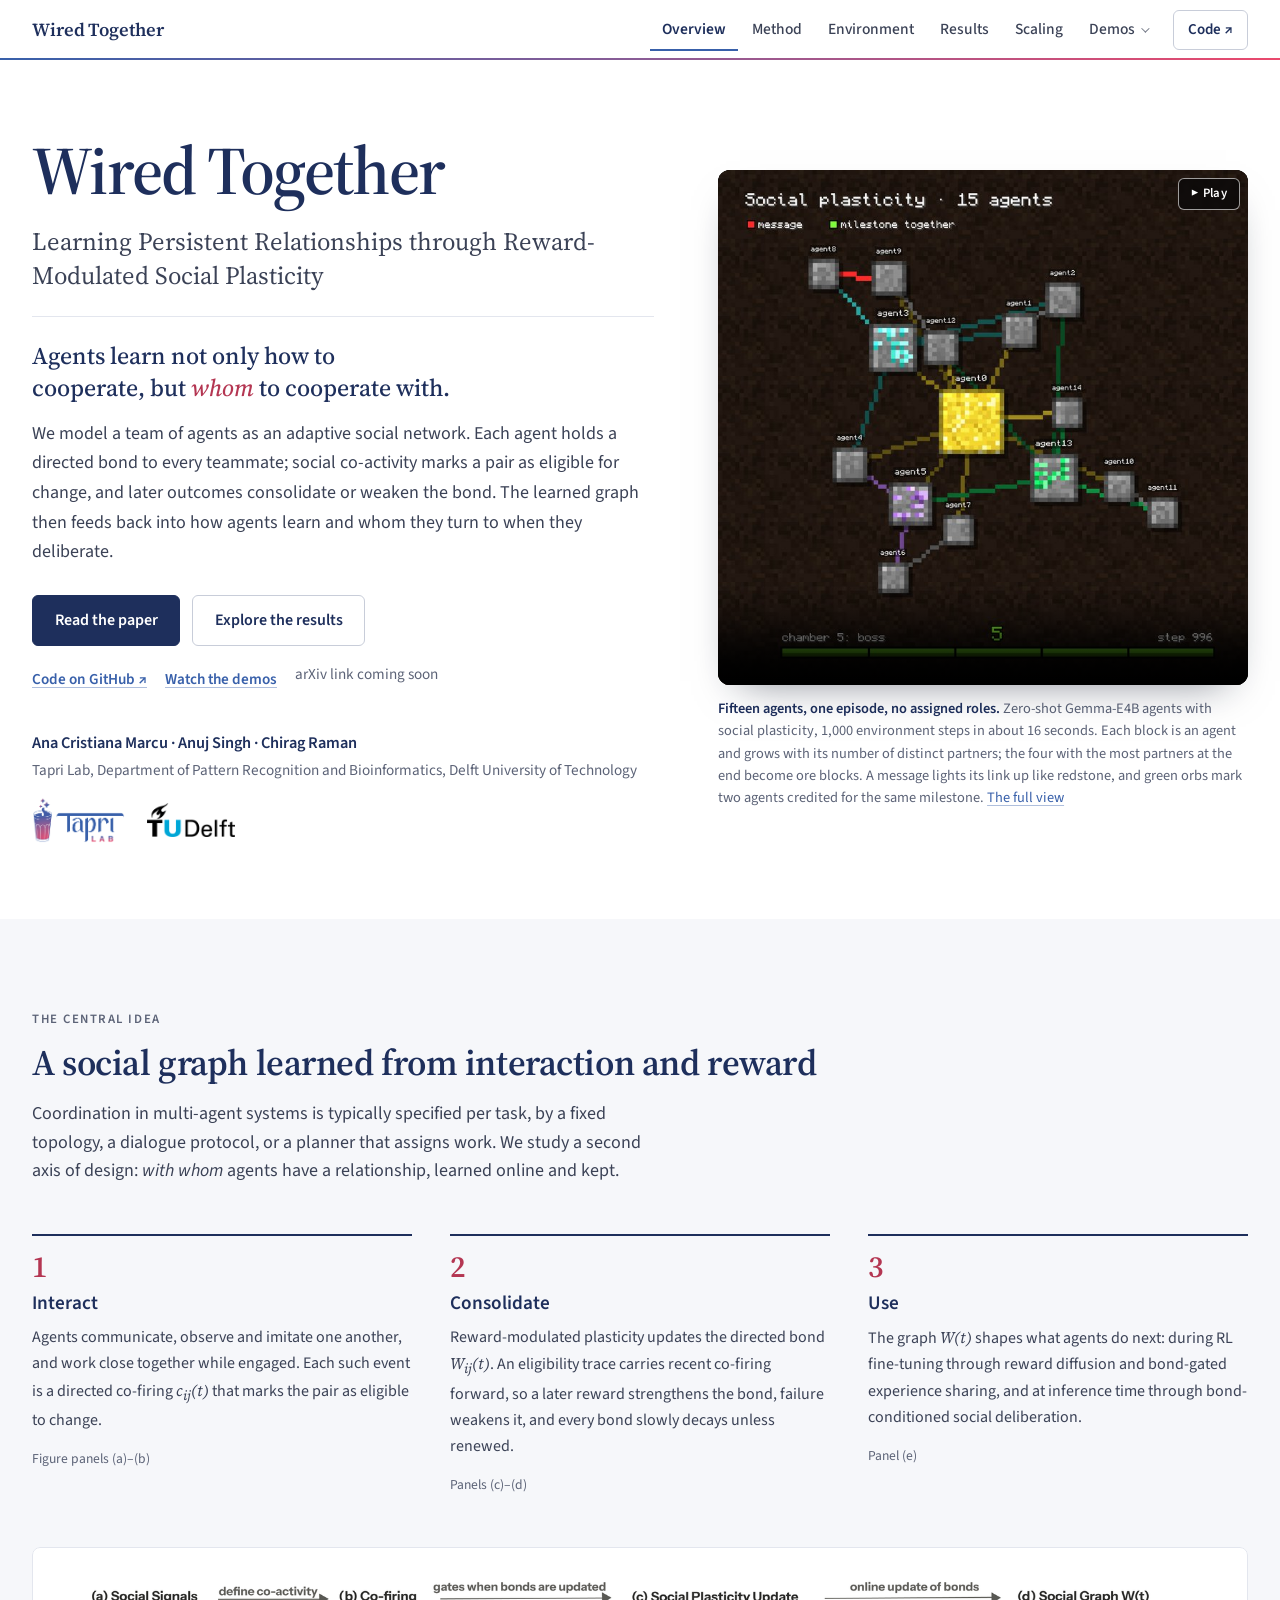
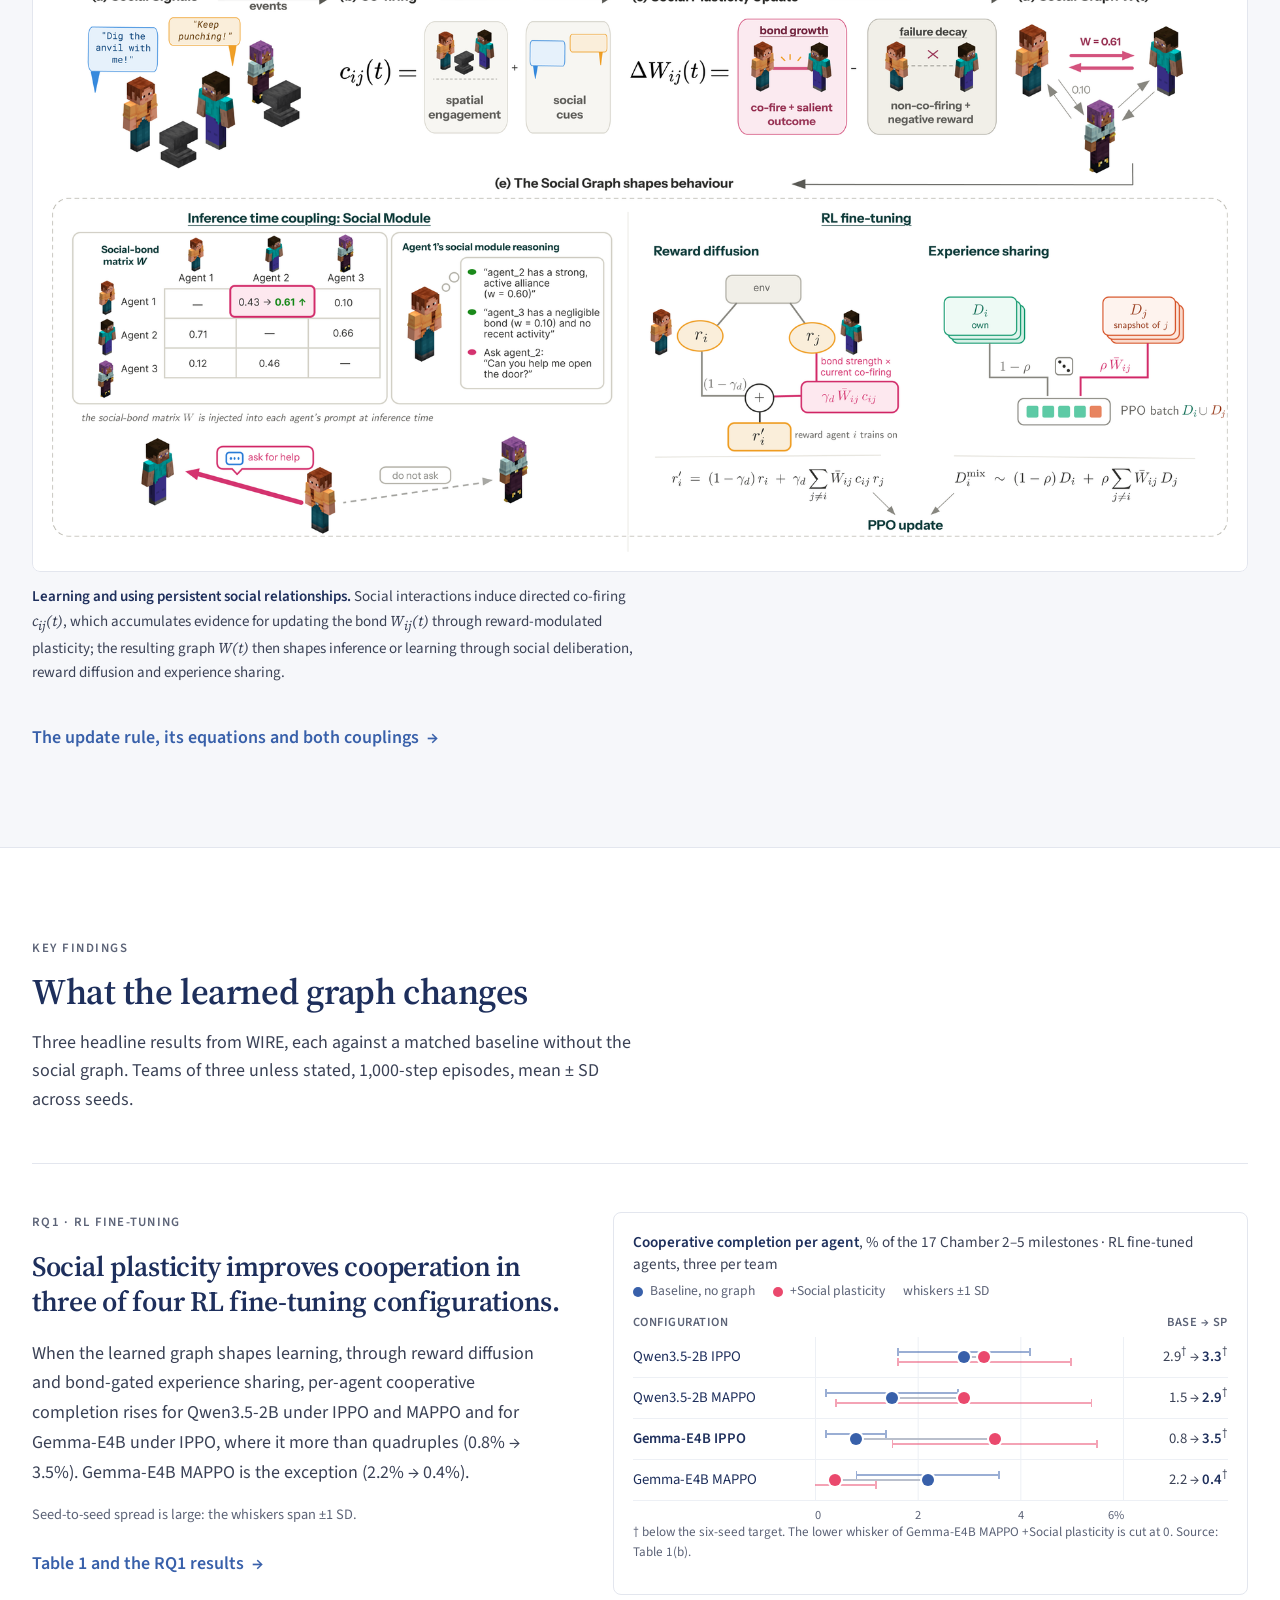
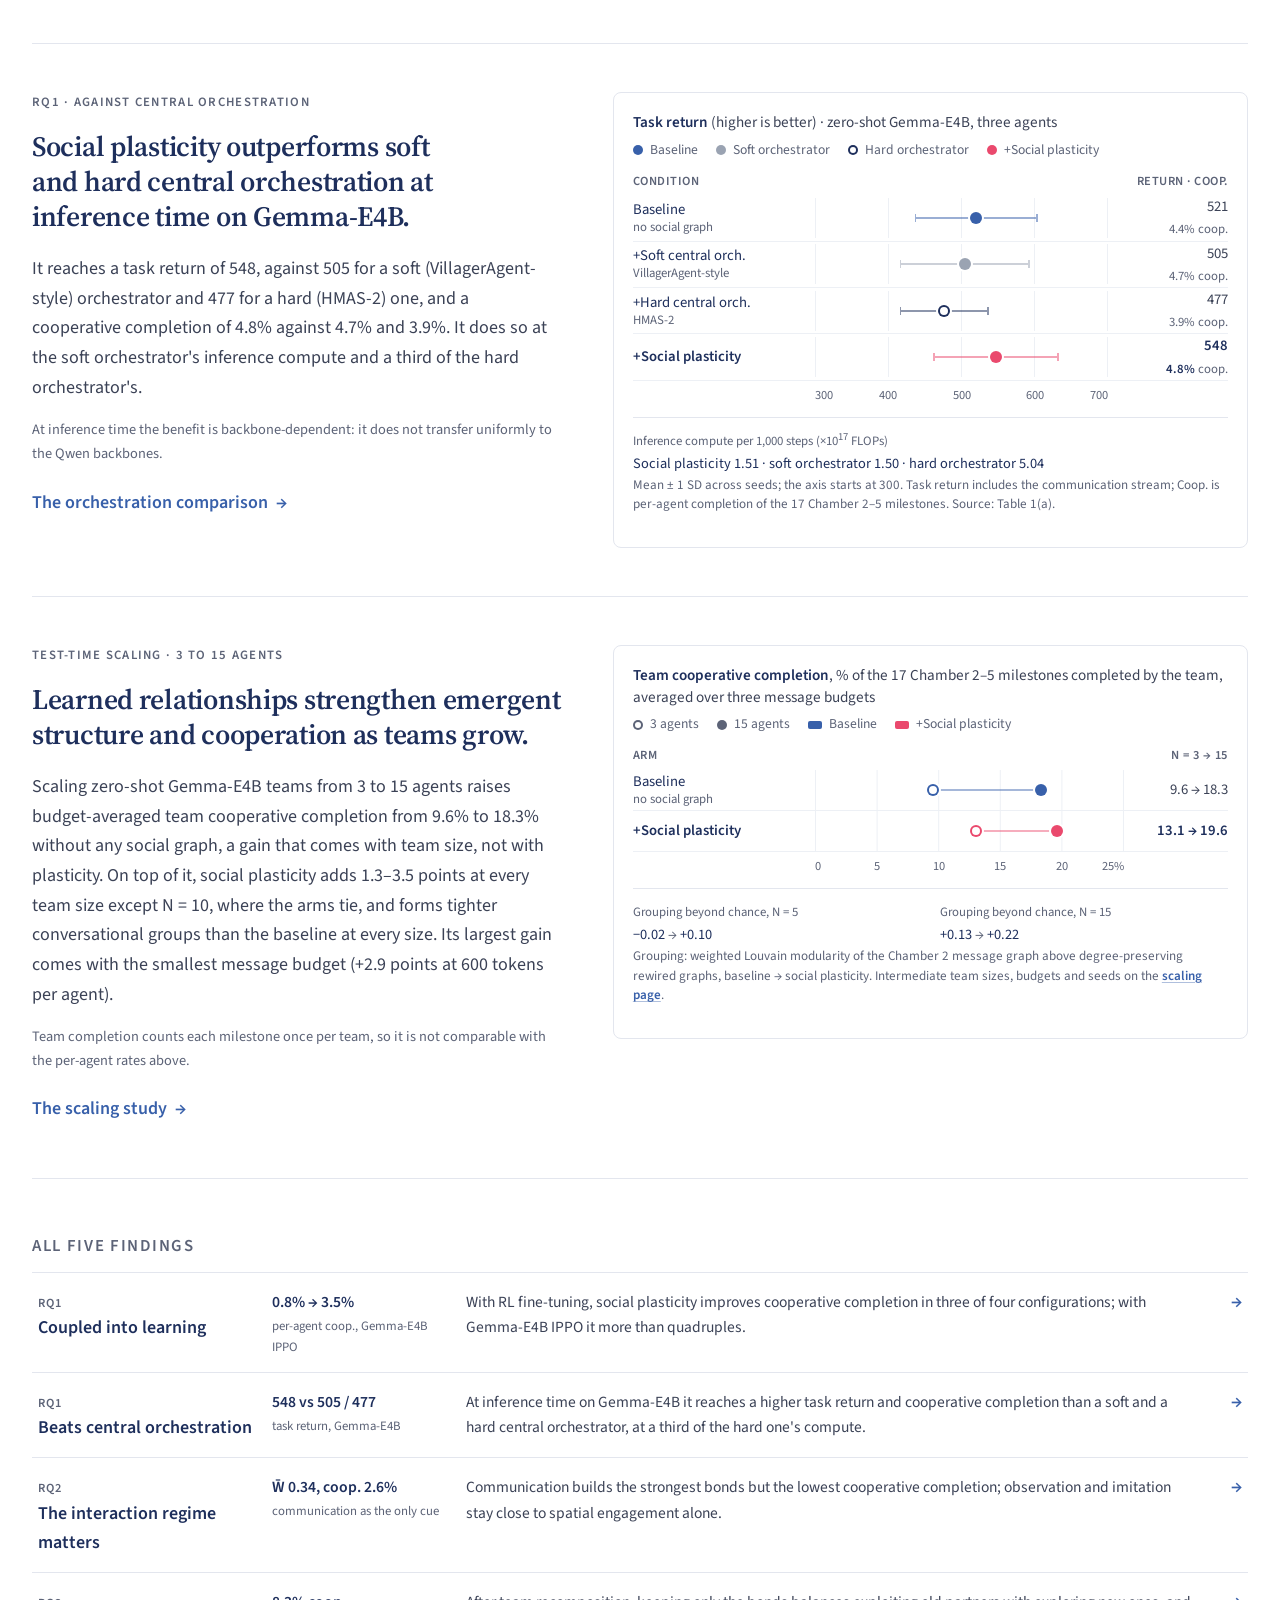
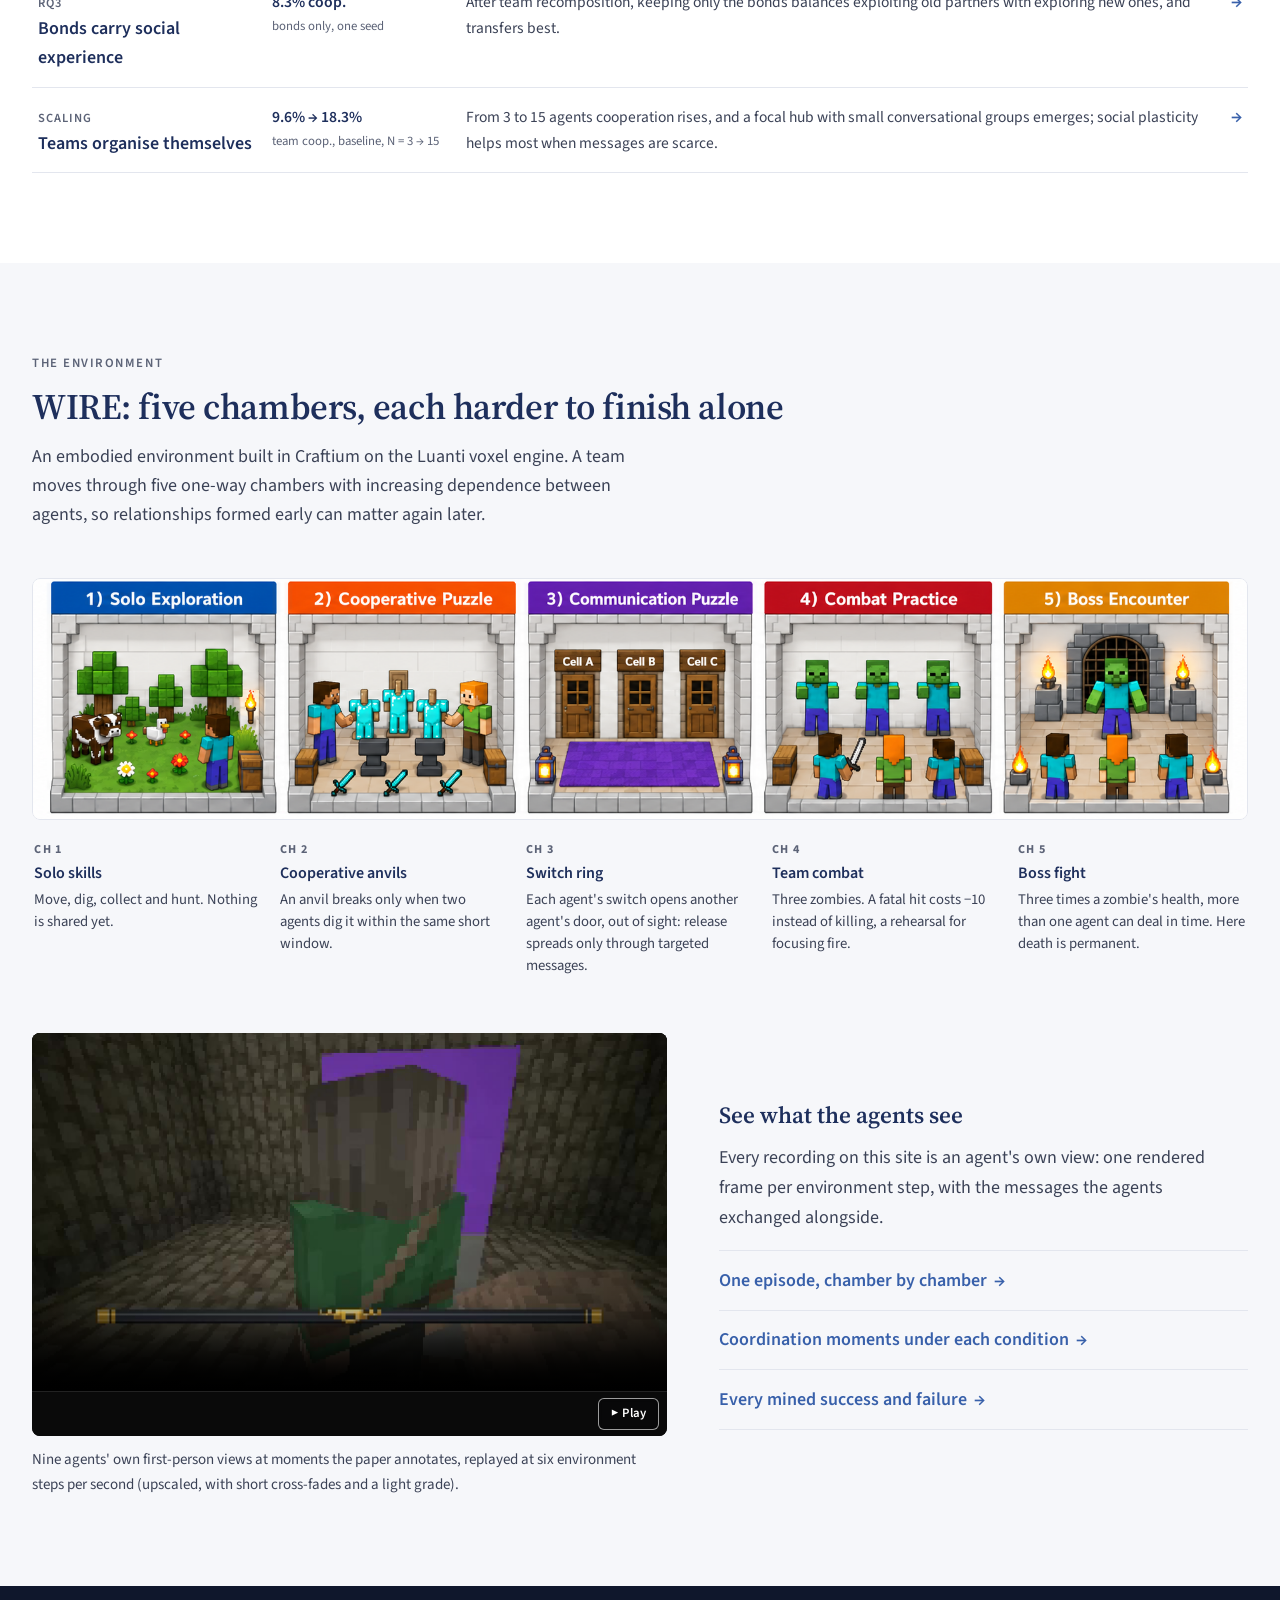
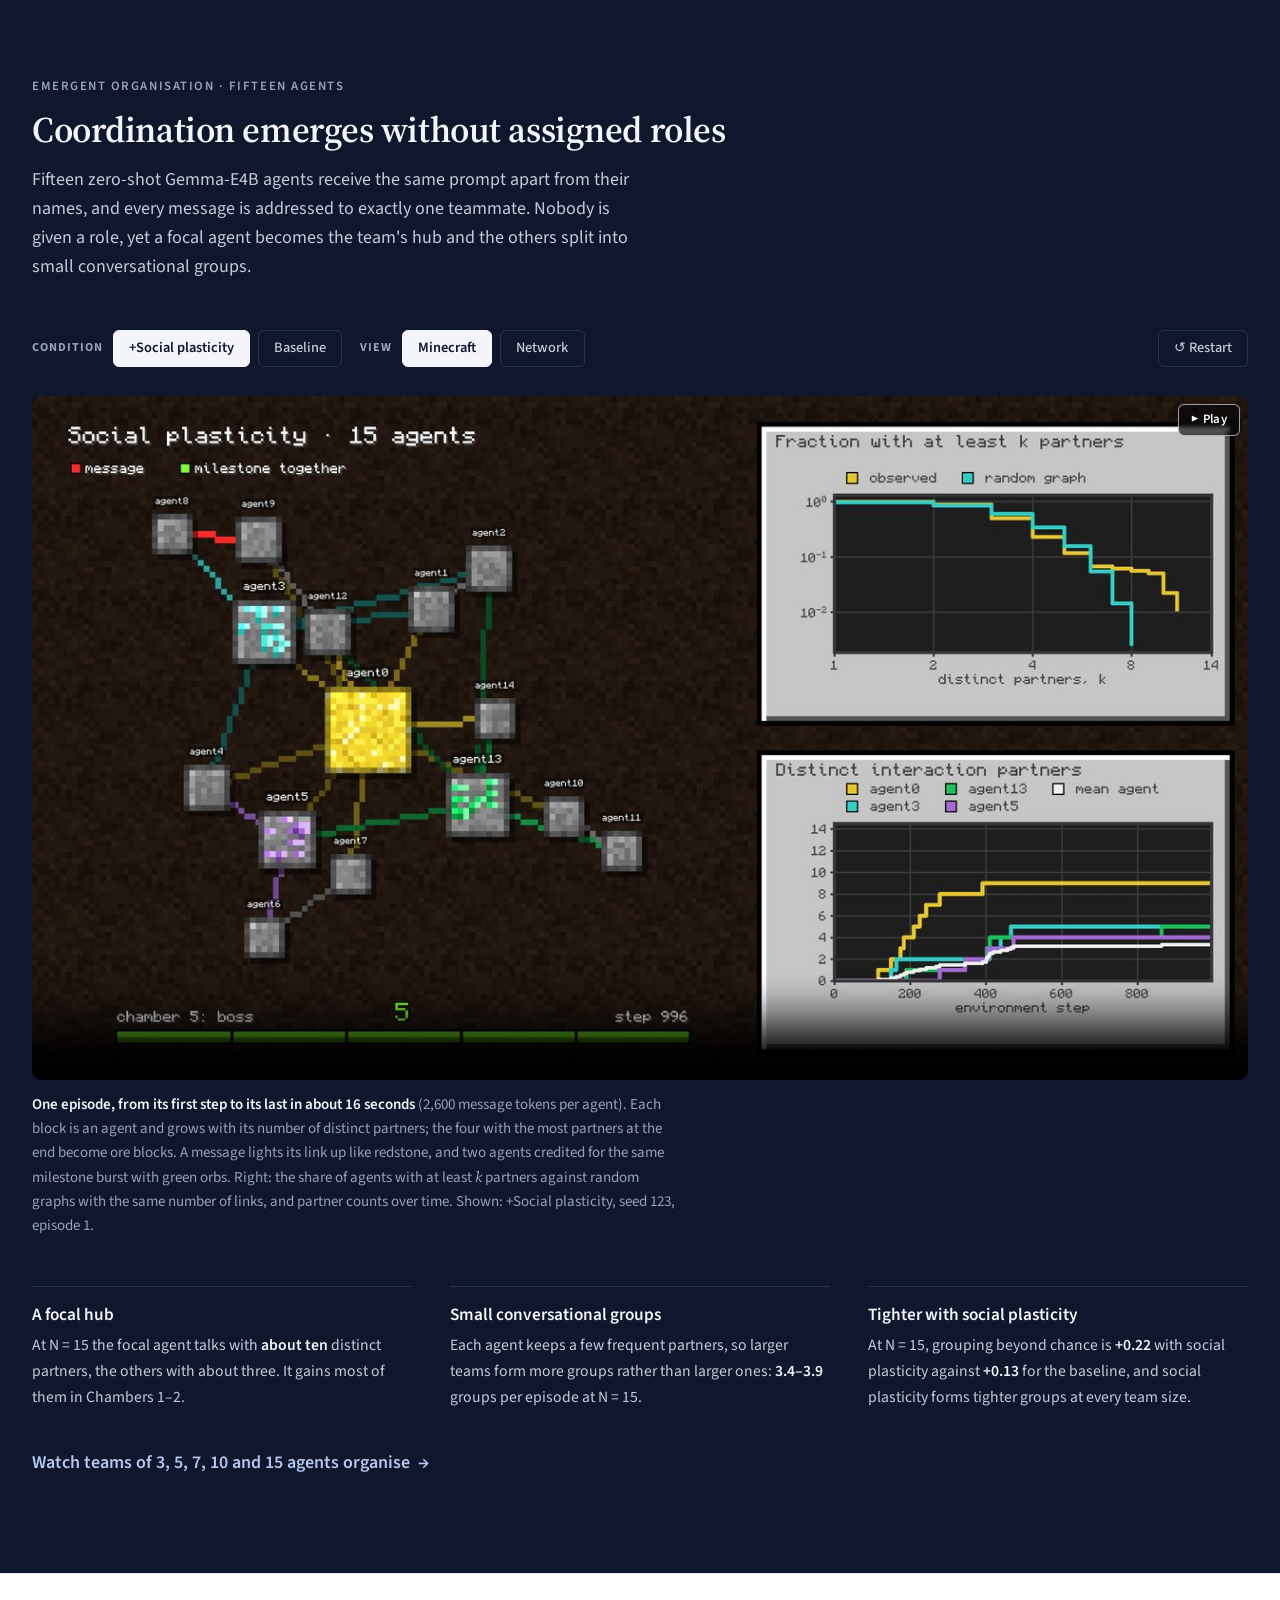
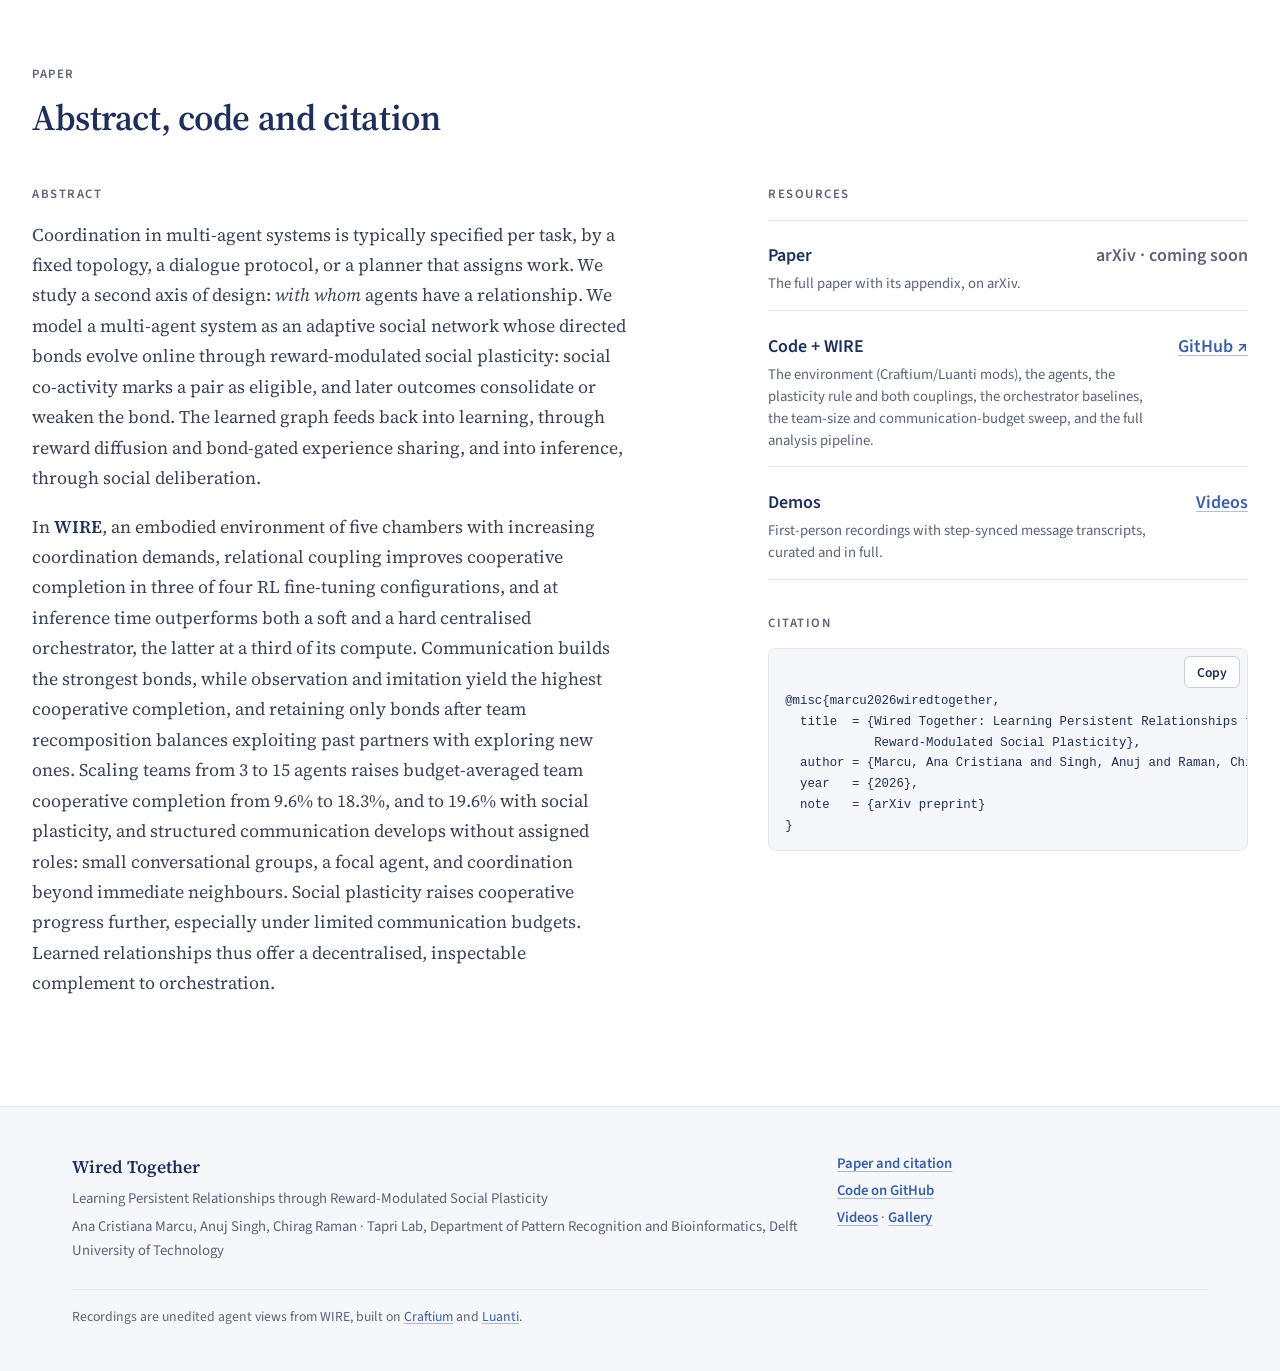
<file: index.html>
<!DOCTYPE html>
<html lang="en">
<head>
<!-- layout:head -->
<meta charset="utf-8">
<meta name="viewport" content="width=device-width, initial-scale=1">
<title>Wired Together — Learning Persistent Relationships through Reward-Modulated Social Plasticity</title>
<meta name="description" content="Wired Together: a multi-agent system as an adaptive social network whose directed relationships evolve through reward-modulated social plasticity. Paper, code, videos and results in the WIRE environment.">
<link rel="canonical" href="https://anacmarcu.github.io/wired-together-page/">
<meta property="og:title" content="Wired Together: Learning Persistent Relationships through Reward-Modulated Social Plasticity">
<meta property="og:description" content="Wired Together: a multi-agent system as an adaptive social network whose directed relationships evolve through reward-modulated social plasticity. Paper, code, videos and results in the WIRE environment.">
<meta property="og:type" content="website">
<meta property="og:url" content="https://anacmarcu.github.io/wired-together-page/">
<meta property="og:image" content="https://anacmarcu.github.io/wired-together-page/assets/figures/graph_formation.png">
<meta property="og:image:width" content="1800">
<meta property="og:image:height" content="895">
<meta property="og:image:alt" content="Learning and using persistent social relationships: social signals define co-firing, reward-modulated plasticity updates directed bonds, and the social graph shapes behaviour.">
<meta name="twitter:card" content="summary_large_image">
<meta name="twitter:title" content="Wired Together: Learning Persistent Relationships through Reward-Modulated Social Plasticity">
<meta name="twitter:description" content="Wired Together: a multi-agent system as an adaptive social network whose directed relationships evolve through reward-modulated social plasticity. Paper, code, videos and results in the WIRE environment.">
<meta name="twitter:image" content="https://anacmarcu.github.io/wired-together-page/assets/figures/graph_formation.png">
<meta name="theme-color" content="#1e2f5c">
<link rel="icon" type="image/png" href="assets/figures/logo_tapri.png">
<script>document.documentElement.classList.add("js");</script>
<link rel="preconnect" href="https://fonts.googleapis.com">
<link rel="preconnect" href="https://fonts.gstatic.com" crossorigin>
<link rel="stylesheet" href="https://fonts.googleapis.com/css2?family=Source+Sans+3:ital,wght@0,400;0,500;0,600;0,700;1,400&family=Source+Serif+4:ital,opsz,wght@0,8..60,400;0,8..60,500;0,8..60,600;1,8..60,400&display=swap">
<link rel="stylesheet" href="assets/css/style.css?v=20261016b">
<!-- /layout:head -->
</head>
<body>
<!-- layout:nav -->
<a class="skip" href="#main">Skip to content</a>
<nav id="navbar" aria-label="Main">
  <div class="bar">
    <a class="brand" href="index.html">Wired Together</a>
    <button class="menu-btn" type="button" aria-expanded="false" aria-controls="nav-menu" hidden><span class="burger" aria-hidden="true"></span>Menu</button>
    <div class="menu" id="nav-menu">
      <ul class="pages">
        <li><a href="index.html" aria-current="page">Overview</a></li>
        <li><a href="method.html">Method</a></li>
        <li><a href="environment.html">Environment</a></li>
        <li><a href="results.html">Results</a></li>
        <li><a href="scaling.html">Scaling</a></li>
        <li class="group">
          <a class="group-link" href="videos.html">Demos<span class="caret" aria-hidden="true"></span></a>
          <ul class="sub" aria-label="Demos">
            <li><a href="videos.html">Videos<span class="blurb">Curated moments, condition by condition</span></a></li>
            <li><a href="gallery.html">Gallery<span class="blurb">Every mined success and failure</span></a></li>
          </ul>
        </li>
      </ul>
      <a class="ext" href="https://github.com/tapri-lab/wired-together">Code<span aria-hidden="true"> ↗</span></a>
    </div>
  </div>
</nav>
<!-- /layout:nav -->

<main id="main">

<!-- A · the research idea ─────────────────────────────────────────── -->
<section class="hero" aria-labelledby="title">
  <div class="container wide hero-grid">
    <div class="hero-text">
      <h1 id="title">Wired Together</h1>
      <p class="hero-sub">Learning Persistent Relationships through Reward-Modulated Social Plasticity</p>
      <p class="hero-lead">Agents learn not only how to cooperate, but <em>whom</em> to cooperate with.</p>
      <p class="hero-body">We model a team of agents as an adaptive social network. Each agent holds a directed bond to every teammate; social co-activity marks a pair as eligible for change, and later outcomes consolidate or weaken the bond. The learned graph then feeds back into how agents learn and whom they turn to when they deliberate.</p>
      <div class="cta">
        <a class="btn primary" href="#paper">Read the paper</a>
        <a class="btn" href="results.html">Explore the results</a>
      </div>
      <p class="cta-sub"><a href="https://github.com/tapri-lab/wired-together">Code on GitHub<span aria-hidden="true"> ↗</span></a><a href="videos.html">Watch the demos</a><span>arXiv link coming soon</span></p>
      <div class="authors">
        <p class="byline">Ana Cristiana Marcu · Anuj Singh · Chirag Raman</p>
        <p class="affil">Tapri Lab, Department of Pattern Recognition and Bioinformatics, Delft University of Technology</p>
        <p class="logos"><img src="assets/figures/tapri_lab.png" alt="Tapri Lab" width="93" height="46"><img src="assets/figures/logo_tudelft.png" alt="TU Delft" width="87" height="34"></p>
      </div>
    </div>
    <figure class="hero-figure">
      <div class="stage" data-stage><video src="assets/videos/scaling/swarm_mc_n15_plastic.mp4" poster="assets/videos/scaling/swarm_mc_n15_plastic.jpg" muted loop playsinline preload="metadata" aria-label="Fifteen agents with social plasticity, drawn as Minecraft blocks: their interaction network growing over one episode, with agent 0 becoming the hub"></video></div>
      <figcaption><strong>Fifteen agents, one episode, no assigned roles.</strong> Zero-shot Gemma-E4B agents with social plasticity, 1,000 environment steps in about 16 seconds. Each block is an agent and grows with its number of distinct partners; the four with the most partners at the end become ore blocks. A message lights its link up like redstone, and green orbs mark two agents credited for the same milestone. <a href="#organisation">The full view</a></figcaption>
    </figure>
  </div>
</section>

<!-- B · the central idea ─────────────────────────────────────────── -->
<section class="band tint" id="idea" aria-labelledby="idea-h">
  <div class="container wide">
    <header class="sec-head">
      <p class="eyebrow">The central idea</p>
      <h2 id="idea-h">A social graph learned from interaction and reward</h2>
      <p class="lede">Coordination in multi-agent systems is typically specified per task, by a fixed topology, a dialogue protocol, or a planner that assigns work. We study a second axis of design: <em>with whom</em> agents have a relationship, learned online and kept.</p>
    </header>
    <ol class="steps">
      <li>
        <span class="step-n" aria-hidden="true">1</span>
        <h3>Interact</h3>
        <p>Agents communicate, observe and imitate one another, and work close together while engaged. Each such event is a directed co-firing <span class="m">c<sub>ij</sub>(t)</span> that marks the pair as eligible to change.</p>
        <span class="panel-ref">Figure panels (a)–(b)</span>
      </li>
      <li>
        <span class="step-n" aria-hidden="true">2</span>
        <h3>Consolidate</h3>
        <p>Reward-modulated plasticity updates the directed bond <span class="m">W<sub>ij</sub>(t)</span>. An eligibility trace carries recent co-firing forward, so a later reward strengthens the bond, failure weakens it, and every bond slowly decays unless renewed.</p>
        <span class="panel-ref">Panels (c)–(d)</span>
      </li>
      <li>
        <span class="step-n" aria-hidden="true">3</span>
        <h3>Use</h3>
        <p>The graph <span class="m">W(t)</span> shapes what agents do next: during RL fine-tuning through reward diffusion and bond-gated experience sharing, and at inference time through bond-conditioned social deliberation.</p>
        <span class="panel-ref">Panel (e)</span>
      </li>
    </ol>
    <figure class="feature-figure">
      <div class="pan"><span class="image fit framed"><img src="assets/figures/graph_formation.png" width="1800" height="895" alt="Figure 1. (a) Social signals such as messages and joint digging define co-activity events; (b) co-firing combines spatial engagement and social cues; (c) the social plasticity update grows a bond on co-firing with a salient outcome and decays it on non-co-firing with negative reward; (d) the resulting directed social graph W(t); (e) the graph shapes behaviour, through the social module at inference time and through reward diffusion and experience sharing during RL fine-tuning." loading="lazy"></span></div><p class="pan-hint">Swipe sideways to see the whole figure, or tap to enlarge it.</p>
      <figcaption><strong>Learning and using persistent social relationships.</strong> Social interactions induce directed co-firing <span class="m">c<sub>ij</sub>(t)</span>, which accumulates evidence for updating the bond <span class="m">W<sub>ij</sub>(t)</span> through reward-modulated plasticity; the resulting graph <span class="m">W(t)</span> then shapes inference or learning through social deliberation, reward diffusion and experience sharing.</figcaption>
    </figure>
    <p class="more-row"><a class="go" href="method.html">The update rule, its equations and both couplings <span aria-hidden="true">→</span></a></p>
  </div>
</section>

<!-- C · key findings ─────────────────────────────────────────────── -->
<section class="band" id="findings" aria-labelledby="findings-h">
  <div class="container wide">
    <header class="sec-head">
      <p class="eyebrow">Key findings</p>
      <h2 id="findings-h">What the learned graph changes</h2>
      <p class="lede">Three headline results from WIRE, each against a matched baseline without the social graph. Teams of three unless stated, 1,000-step episodes, mean ± SD across seeds.</p>
    </header>

    <article class="result" aria-labelledby="f1-h">
      <div class="result-text">
        <p class="result-tag">RQ1 · RL fine-tuning</p>
        <h3 id="f1-h">Social plasticity improves cooperation in three of four RL fine-tuning configurations.</h3>
        <p>When the learned graph shapes learning, through reward diffusion and bond-gated experience sharing, per-agent cooperative completion rises for Qwen3.5-2B under IPPO and MAPPO and for Gemma-E4B under IPPO, where it more than quadruples (0.8% → 3.5%). Gemma-E4B MAPPO is the exception (2.2% → 0.4%).</p>
        <p class="metric-note">Seed-to-seed spread is large: the whiskers span ±1 SD.</p>
        <a class="go" href="results.html#rq1">Table 1 and the RQ1 results <span aria-hidden="true">→</span></a>
      </div>
      <figure class="chart" aria-labelledby="c1-t">
        <figcaption class="chart-title" id="c1-t"><strong>Cooperative completion per agent</strong>, % of the 17 Chamber 2–5 milestones · RL fine-tuned agents, three per team</figcaption>
        <ul class="chart-legend" aria-hidden="true"><li><i class="mk base"></i>Baseline, no graph</li><li><i class="mk sp"></i>+Social plasticity</li><li>whiskers ±1 SD</li></ul>
        <div class="plot" role="table" aria-label="Cooperative completion per agent, baseline then with social plasticity" style="--lo:0; --hi:6; --nt:3">
          <div class="plot-row head" role="row"><span role="columnheader">Configuration</span><span aria-hidden="true"></span><span role="columnheader">Base → SP</span></div>
          <div class="plot-row" role="row">
            <span class="plot-label" role="rowheader">Qwen3.5-2B IPPO</span>
            <span class="track" aria-hidden="true"><i class="link" style="--a:2.9; --b:3.3"></i><i class="err up base" style="--a:1.6; --b:4.2"></i><i class="err down sp" style="--a:1.6; --b:5.0"></i><i class="dot base" style="--v:2.9" title="Baseline: 2.9 ± 1.3%"></i><i class="dot sp" style="--v:3.3" title="+Social plasticity: 3.3 ± 1.7%"></i></span>
            <span class="plot-val" role="cell">2.9<sup>†</sup> → <b>3.3</b><sup>†</sup><span class="sr-only"> percent; ±1.3 and ±1.7</span></span>
          </div>
          <div class="plot-row" role="row">
            <span class="plot-label" role="rowheader">Qwen3.5-2B MAPPO</span>
            <span class="track" aria-hidden="true"><i class="link" style="--a:1.5; --b:2.9"></i><i class="err up base" style="--a:0.2; --b:2.8"></i><i class="err down sp" style="--a:0.4; --b:5.4"></i><i class="dot base" style="--v:1.5" title="Baseline: 1.5 ± 1.3%"></i><i class="dot sp" style="--v:2.9" title="+Social plasticity: 2.9 ± 2.5%"></i></span>
            <span class="plot-val" role="cell">1.5 → <b>2.9</b><sup>†</sup><span class="sr-only"> percent; ±1.3 and ±2.5</span></span>
          </div>
          <div class="plot-row" role="row">
            <span class="plot-label em" role="rowheader">Gemma-E4B IPPO</span>
            <span class="track" aria-hidden="true"><i class="link" style="--a:0.8; --b:3.5"></i><i class="err up base" style="--a:0.2; --b:1.4"></i><i class="err down sp" style="--a:1.5; --b:5.5"></i><i class="dot base" style="--v:0.8" title="Baseline: 0.8 ± 0.6%"></i><i class="dot sp" style="--v:3.5" title="+Social plasticity: 3.5 ± 2.0%"></i></span>
            <span class="plot-val" role="cell">0.8 → <b>3.5</b><sup>†</sup><span class="sr-only"> percent; ±0.6 and ±2.0</span></span>
          </div>
          <div class="plot-row" role="row">
            <span class="plot-label" role="rowheader">Gemma-E4B MAPPO</span>
            <span class="track" aria-hidden="true"><i class="link" style="--a:2.2; --b:0.4"></i><i class="err up base" style="--a:0.8; --b:3.6"></i><i class="err down sp open" style="--a:0; --b:1.2"></i><i class="dot base" style="--v:2.2" title="Baseline: 2.2 ± 1.4%"></i><i class="dot sp" style="--v:0.4" title="+Social plasticity: 0.4 ± 0.8%"></i></span>
            <span class="plot-val" role="cell">2.2 → <b>0.4</b><sup>†</sup><span class="sr-only"> percent; ±1.4 and ±0.8</span></span>
          </div>
          <div class="plot-row axis-row" aria-hidden="true"><span></span><span class="axis"><span style="--v:0">0</span><span style="--v:2">2</span><span style="--v:4">4</span><span style="--v:6">6%</span></span><span></span></div>
        </div>
        <p class="chart-foot">† below the six-seed target. The lower whisker of Gemma-E4B MAPPO +Social plasticity is cut at 0. Source: Table 1(b).</p>
      </figure>
    </article>

    <article class="result" aria-labelledby="f2-h">
      <div class="result-text">
        <p class="result-tag">RQ1 · Against central orchestration</p>
        <h3 id="f2-h">Social plasticity outperforms soft and hard central orchestration at inference time on Gemma-E4B.</h3>
        <p>It reaches a task return of 548, against 505 for a soft (VillagerAgent-style) orchestrator and 477 for a hard (HMAS-2) one, and a cooperative completion of 4.8% against 4.7% and 3.9%. It does so at the soft orchestrator's inference compute and a third of the hard orchestrator's.</p>
        <p class="metric-note">At inference time the benefit is backbone-dependent: it does not transfer uniformly to the Qwen backbones.</p>
        <a class="go" href="results.html#orchestration">The orchestration comparison <span aria-hidden="true">→</span></a>
      </div>
      <figure class="chart" aria-labelledby="c2-t">
        <figcaption class="chart-title" id="c2-t"><strong>Task return</strong> (higher is better) · zero-shot Gemma-E4B, three agents</figcaption>
        <ul class="chart-legend" aria-hidden="true"><li><i class="mk base"></i>Baseline</li><li><i class="mk soft"></i>Soft orchestrator</li><li><i class="mk hollow hard"></i>Hard orchestrator</li><li><i class="mk sp"></i>+Social plasticity</li></ul>
        <div class="plot" role="table" aria-label="Task return and cooperative completion by condition" style="--lo:300; --hi:700; --nt:4; --val-w:6.6rem">
          <div class="plot-row head" role="row"><span role="columnheader">Condition</span><span aria-hidden="true"></span><span role="columnheader">Return · Coop.</span></div>
          <div class="plot-row" role="row">
            <span class="plot-label" role="rowheader">Baseline <span class="sub-label">no social graph</span></span>
            <span class="track" aria-hidden="true"><i class="err base" style="--a:437; --b:605"></i><i class="dot base" style="--v:521" title="Baseline: 521 ± 84"></i></span>
            <span class="plot-val" role="cell">521 <span class="x2">4.4% coop.</span></span>
          </div>
          <div class="plot-row" role="row">
            <span class="plot-label" role="rowheader">+Soft central orch. <span class="sub-label">VillagerAgent-style</span></span>
            <span class="track" aria-hidden="true"><i class="err soft" style="--a:416; --b:594"></i><i class="dot soft" style="--v:505" title="Soft central orchestrator: 505 ± 89"></i></span>
            <span class="plot-val" role="cell">505 <span class="x2">4.7% coop.</span></span>
          </div>
          <div class="plot-row" role="row">
            <span class="plot-label" role="rowheader">+Hard central orch. <span class="sub-label">HMAS-2</span></span>
            <span class="track" aria-hidden="true"><i class="err hard" style="--a:416; --b:538"></i><i class="dot hollow hard" style="--v:477" title="Hard central orchestrator: 477 ± 61"></i></span>
            <span class="plot-val" role="cell">477 <span class="x2">3.9% coop.</span></span>
          </div>
          <div class="plot-row" role="row">
            <span class="plot-label em" role="rowheader">+Social plasticity</span>
            <span class="track" aria-hidden="true"><i class="err sp" style="--a:462; --b:634"></i><i class="dot sp" style="--v:548" title="+Social plasticity: 548 ± 86"></i></span>
            <span class="plot-val" role="cell"><b>548</b> <span class="x2"><b>4.8%</b> coop.</span></span>
          </div>
          <div class="plot-row axis-row" aria-hidden="true"><span></span><span class="axis"><span style="--v:300">300</span><span style="--v:400">400</span><span style="--v:500">500</span><span style="--v:600">600</span><span style="--v:700">700</span></span><span></span></div>
        </div>
        <dl class="chart-sub">
          <div class="full"><dt>Inference compute per 1,000 steps (×10<sup>17</sup> FLOPs)</dt><dd>Social plasticity 1.51 · soft orchestrator 1.50 · hard orchestrator 5.04</dd></div>
        </dl>
        <p class="chart-foot">Mean ± 1 SD across seeds; the axis starts at 300. Task return includes the communication stream; Coop. is per-agent completion of the 17 Chamber 2–5 milestones. Source: Table 1(a).</p>
      </figure>
    </article>

    <article class="result" aria-labelledby="f3-h">
      <div class="result-text">
        <p class="result-tag">Test-time scaling · 3 to 15 agents</p>
        <h3 id="f3-h">Learned relationships strengthen emergent structure and cooperation as teams grow.</h3>
        <p>Scaling zero-shot Gemma-E4B teams from 3 to 15 agents raises budget-averaged team cooperative completion from 9.6% to 18.3% without any social graph, a gain that comes with team size, not with plasticity. On top of it, social plasticity adds 1.3–3.5 points at every team size except N&nbsp;=&nbsp;10, where the arms tie, and forms tighter conversational groups than the baseline at every size. Its largest gain comes with the smallest message budget (+2.9 points at 600 tokens per agent).</p>
        <p class="metric-note">Team completion counts each milestone once per team, so it is not comparable with the per-agent rates above.</p>
        <a class="go" href="scaling.html">The scaling study <span aria-hidden="true">→</span></a>
      </div>
      <figure class="chart" aria-labelledby="c3-t">
        <figcaption class="chart-title" id="c3-t"><strong>Team cooperative completion</strong>, % of the 17 Chamber 2–5 milestones completed by the team, averaged over three message budgets</figcaption>
        <ul class="chart-legend" aria-hidden="true"><li><i class="mk hollow neutral"></i>3 agents</li><li><i class="mk neutral"></i>15 agents</li><li><i class="mk bar base"></i>Baseline</li><li><i class="mk bar sp"></i>+Social plasticity</li></ul>
        <div class="plot" role="table" aria-label="Team cooperative completion at 3 and at 15 agents, by arm" style="--lo:0; --hi:25; --nt:5">
          <div class="plot-row head" role="row"><span role="columnheader">Arm</span><span aria-hidden="true"></span><span role="columnheader">N = 3 → 15</span></div>
          <div class="plot-row" role="row">
            <span class="plot-label" role="rowheader">Baseline <span class="sub-label">no social graph</span></span>
            <span class="track" aria-hidden="true"><i class="link base tinted" style="--a:9.6; --b:18.3"></i><i class="dot hollow base" style="--v:9.6" title="Baseline, 3 agents: 9.6%"></i><i class="dot base" style="--v:18.3" title="Baseline, 15 agents: 18.3%"></i></span>
            <span class="plot-val" role="cell">9.6 → 18.3<span class="sr-only"> percent</span></span>
          </div>
          <div class="plot-row" role="row">
            <span class="plot-label em" role="rowheader">+Social plasticity</span>
            <span class="track" aria-hidden="true"><i class="link sp tinted" style="--a:13.1; --b:19.6"></i><i class="dot hollow sp" style="--v:13.1" title="+Social plasticity, 3 agents: 13.1%"></i><i class="dot sp" style="--v:19.6" title="+Social plasticity, 15 agents: 19.6%"></i></span>
            <span class="plot-val" role="cell"><b>13.1 → 19.6</b><span class="sr-only"> percent</span></span>
          </div>
          <div class="plot-row axis-row" aria-hidden="true"><span></span><span class="axis"><span style="--v:0">0</span><span style="--v:5">5</span><span style="--v:10">10</span><span style="--v:15">15</span><span style="--v:20">20</span><span style="--v:25">25%</span></span><span></span></div>
        </div>
        <dl class="chart-sub">
          <div><dt>Grouping beyond chance, N = 5</dt><dd>−0.02 <span class="arrow">→</span> +0.10</dd></div>
          <div><dt>Grouping beyond chance, N = 15</dt><dd>+0.13 <span class="arrow">→</span> +0.22</dd></div>
        </dl>
        <p class="chart-foot">Grouping: weighted Louvain modularity of the Chamber 2 message graph above degree-preserving rewired graphs, baseline → social plasticity. Intermediate team sizes, budgets and seeds on the <a href="scaling.html">scaling page</a>.</p>
      </figure>
    </article>

    <div class="findex">
      <h3 id="all-findings">All five findings</h3>
      <ol aria-labelledby="all-findings">
        <li><a href="results.html#rq1"><span class="fx-tag"><small>RQ1</small>Coupled into learning</span><span class="fx-num">0.8% → 3.5%<small>per-agent coop., Gemma-E4B IPPO</small></span><span class="fx-text">With RL fine-tuning, social plasticity improves cooperative completion in three of four configurations; with Gemma-E4B IPPO it more than quadruples.</span><span class="fx-go" aria-hidden="true">→</span></a></li>
        <li><a href="results.html#orchestration"><span class="fx-tag"><small>RQ1</small>Beats central orchestration</span><span class="fx-num">548 vs 505 / 477<small>task return, Gemma-E4B</small></span><span class="fx-text">At inference time on Gemma-E4B it reaches a higher task return and cooperative completion than a soft and a hard central orchestrator, at a third of the hard one's compute.</span><span class="fx-go" aria-hidden="true">→</span></a></li>
        <li><a href="results.html#rq2"><span class="fx-tag"><small>RQ2</small>The interaction regime matters</span><span class="fx-num">W̄ 0.34, coop. 2.6%<small>communication as the only cue</small></span><span class="fx-text">Communication builds the strongest bonds but the lowest cooperative completion; observation and imitation stay close to spatial engagement alone.</span><span class="fx-go" aria-hidden="true">→</span></a></li>
        <li><a href="results.html#rq3"><span class="fx-tag"><small>RQ3</small>Bonds carry social experience</span><span class="fx-num">8.3% coop.<small>bonds only, one seed</small></span><span class="fx-text">After team recomposition, keeping only the bonds balances exploiting old partners with exploring new ones, and transfers best.</span><span class="fx-go" aria-hidden="true">→</span></a></li>
        <li><a href="scaling.html"><span class="fx-tag"><small>Scaling</small>Teams organise themselves</span><span class="fx-num">9.6% → 18.3%<small>team coop., baseline, N = 3 → 15</small></span><span class="fx-text">From 3 to 15 agents cooperation rises, and a focal hub with small conversational groups emerges; social plasticity helps most when messages are scarce.</span><span class="fx-go" aria-hidden="true">→</span></a></li>
      </ol>
    </div>
  </div>
</section>

<!-- D · the environment ──────────────────────────────────────────── -->
<section class="band tint" id="wire" aria-labelledby="wire-h">
  <div class="container wide">
    <header class="sec-head">
      <p class="eyebrow">The environment</p>
      <h2 id="wire-h">WIRE: five chambers, each harder to finish alone</h2>
      <p class="lede">An embodied environment built in Craftium on the Luanti voxel engine. A team moves through five one-way chambers with increasing dependence between agents, so relationships formed early can matter again later.</p>
    </header>
    <figure class="wire-figure">
      <div class="pan"><span class="image fit"><img src="assets/figures/wire.png" width="1916" height="380" alt="The five WIRE chambers in sequence: solo exploration, a cooperative anvil puzzle, a communication puzzle of three locked cells, combat practice against three zombies, and a boss encounter." loading="lazy"></span></div><p class="pan-hint">Swipe sideways to see the whole figure, or tap to enlarge it.</p>
      <ol class="chambers">
        <li><span class="ch-n">Ch 1</span><strong>Solo skills</strong>Move, dig, collect and hunt. Nothing is shared yet.</li>
        <li><span class="ch-n">Ch 2</span><strong>Cooperative anvils</strong>An anvil breaks only when two agents dig it within the same short window.</li>
        <li><span class="ch-n">Ch 3</span><strong>Switch ring</strong>Each agent's switch opens another agent's door, out of sight: release spreads only through targeted messages.</li>
        <li><span class="ch-n">Ch 4</span><strong>Team combat</strong>Three zombies. A fatal hit costs −10 instead of killing, a rehearsal for focusing fire.</li>
        <li><span class="ch-n">Ch 5</span><strong>Boss fight</strong>Three times a zombie's health, more than one agent can deal in time. Here death is permanent.</li>
      </ol>
      <figcaption class="sr-only">WIRE: five sequential chambers increase inter-agent dependence from individual skill acquisition (Ch1), to cooperative resource acquisition (Ch2), communication under partial observability (Ch3), team combat (Ch4), and a cooperative boss encounter (Ch5).</figcaption>
    </figure>
    <div class="wire-more">
      <figure>
        <div class="stage" data-stage><video src="assets/videos/hero.mp4" poster="assets/videos/hero.jpg" muted loop playsinline preload="none" aria-label="First-person views from WIRE: nine agents at annotated moments across the chambers"></video></div>
        <figcaption>Nine agents' own first-person views at moments the paper annotates, replayed at six environment steps per second (upscaled, with short cross-fades and a light grade).</figcaption>
      </figure>
      <div>
        <h3>See what the agents see</h3>
        <p>Every recording on this site is an agent's own view: one rendered frame per environment step, with the messages the agents exchanged alongside.</p>
        <ul class="linklist">
          <li><a class="go" href="environment.html#tour">One episode, chamber by chamber <span aria-hidden="true">→</span></a></li>
          <li><a class="go" href="videos.html">Coordination moments under each condition <span aria-hidden="true">→</span></a></li>
          <li><a class="go" href="gallery.html">Every mined success and failure <span aria-hidden="true">→</span></a></li>
        </ul>
      </div>
    </div>
  </div>
</section>

<!-- E · emergent organisation ────────────────────────────────────── -->
<section class="band dark" id="organisation" aria-labelledby="org-h">
  <div class="container wide" data-swarm-scope>
    <header class="sec-head">
      <p class="eyebrow">Emergent organisation · fifteen agents</p>
      <h2 id="org-h">Coordination emerges without assigned roles</h2>
      <p class="lede">Fifteen zero-shot Gemma-E4B agents receive the same prompt apart from their names, and every message is addressed to exactly one teammate. Nobody is given a role, yet a focal agent becomes the team's hub and the others split into small conversational groups.</p>
    </header>
    <div class="controls">
      <div class="chips" role="group" aria-label="Condition">
        <span class="lbl">Condition</span>
        <button class="chip active" type="button" data-swarm-arm="plastic">+Social plasticity</button>
        <button class="chip" type="button" data-swarm-arm="base">Baseline</button>
      </div>
      <div class="chips" role="group" aria-label="View style">
        <span class="lbl">View</span>
        <button class="chip active" type="button" data-swarm-view="game">Minecraft</button>
        <button class="chip" type="button" data-swarm-view="net">Network</button>
      </div>
      <button class="chip ghost" type="button" data-swarm-restart>↺ Restart</button>
    </div>
    <figure class="org-figure">
      <div class="stage" data-stage><video src="assets/videos/scaling/swarm_mc_n15_plastic.mp4" poster="assets/videos/scaling/swarm_mc_n15_plastic.jpg" data-swarm="assets/videos/scaling/swarm_{style}n{n}_{arm}" data-swarm-label="Fifteen agents, {arm}: the interaction network growing over one episode" muted loop playsinline preload="none" aria-label="Fifteen agents, +Social plasticity: the interaction network growing over one episode"></video></div>
      <figcaption><strong>One episode, from its first step to its last in about 16 seconds</strong> (2,600 message tokens per agent). Each block is an agent and grows with its number of distinct partners; the four with the most partners at the end become ore blocks. A message lights its link up like redstone, and two agents credited for the same milestone burst with green orbs. Right: the share of agents with at least <span class="m">k</span> partners against random graphs with the same number of links, and partner counts over time. <span data-swarm-prov='{"plastic:15":"seed 123, episode 1","base:15":"seed 42, episode 1"}' data-swarm-template="Shown: {arm}, {ep}.">Shown: +Social plasticity, seed 123, episode 1.</span></figcaption>
    </figure>
    <div class="org-facts">
      <div>
        <h3>A focal hub</h3>
        <p>At N&nbsp;=&nbsp;15 the focal agent talks with <span class="num">about ten</span> distinct partners, the others with about three. It gains most of them in Chambers 1–2.</p>
      </div>
      <div>
        <h3>Small conversational groups</h3>
        <p>Each agent keeps a few frequent partners, so larger teams form more groups rather than larger ones: <span class="num">3.4–3.9</span> groups per episode at N&nbsp;=&nbsp;15.</p>
      </div>
      <div>
        <h3>Tighter with social plasticity</h3>
        <p>At N&nbsp;=&nbsp;15, grouping beyond chance is <span class="num">+0.22</span> with social plasticity against <span class="num">+0.13</span> for the baseline, and social plasticity forms tighter groups at every team size.</p>
      </div>
    </div>
    <p class="more-row"><a class="go" href="scaling.html#watch">Watch teams of 3, 5, 7, 10 and 15 agents organise <span aria-hidden="true">→</span></a></p>
  </div>
</section>

<!-- F · abstract, paper, code, citation ──────────────────────────── -->
<section class="band" id="paper" aria-labelledby="paper-h">
  <div class="container wide">
    <header class="sec-head">
      <p class="eyebrow">Paper</p>
      <h2 id="paper-h">Abstract, code and citation</h2>
    </header>
    <div class="paper-grid">
      <div class="abstract" id="abstract">
        <h3>Abstract</h3>
        <p>Coordination in multi-agent systems is typically specified per task, by a fixed topology, a dialogue protocol, or a planner that assigns work. We study a second axis of design: <em>with whom</em> agents have a relationship. We model a multi-agent system as an adaptive social network whose directed bonds evolve online through reward-modulated social plasticity: social co-activity marks a pair as eligible, and later outcomes consolidate or weaken the bond. The learned graph feeds back into learning, through reward diffusion and bond-gated experience sharing, and into inference, through social deliberation.</p>
        <p>In <strong>WIRE</strong>, an embodied environment of five chambers with increasing coordination demands, relational coupling improves cooperative completion in three of four RL fine-tuning configurations, and at inference time outperforms both a soft and a hard centralised orchestrator, the latter at a third of its compute. Communication builds the strongest bonds, while observation and imitation yield the highest cooperative completion, and retaining only bonds after team recomposition balances exploiting past partners with exploring new ones. Scaling teams from 3 to 15 agents raises budget-averaged team cooperative completion from 9.6% to 18.3%, and to 19.6% with social plasticity, and structured communication develops without assigned roles: small conversational groups, a focal agent, and coordination beyond immediate neighbours. Social plasticity raises cooperative progress further, especially under limited communication budgets. Learned relationships thus offer a decentralised, inspectable complement to orchestration.</p>
      </div>
      <div class="resources">
        <h3>Resources</h3>
        <ul class="reslist" id="code">
          <li>
            <div><strong>Paper</strong><span class="desc">The full paper with its appendix, on arXiv.</span></div>
            <a class="act" href="#" data-needs-url>arXiv</a>
          </li>
          <li class="code-row">
            <div><strong>Code + WIRE</strong><span class="desc">The environment (Craftium/Luanti mods), the agents, the plasticity rule and both couplings, the orchestrator baselines, the team-size and communication-budget sweep, and the full analysis pipeline.</span></div>
            <a class="act" href="https://github.com/tapri-lab/wired-together">GitHub <span aria-hidden="true">↗</span></a>
          </li>
          <li>
            <div><strong>Demos</strong><span class="desc">First-person recordings with step-synced message transcripts, curated and in full.</span></div>
            <a class="act" href="videos.html">Videos</a>
          </li>
        </ul>
        <h3 id="cite-h">Citation</h3>
        <div class="cite">
          <pre id="bibtex"><code>@misc{marcu2026wiredtogether,
  title  = {Wired Together: Learning Persistent Relationships through
            Reward-Modulated Social Plasticity},
  author = {Marcu, Ana Cristiana and Singh, Anuj and Raman, Chirag},
  year   = {2026},
  note   = {arXiv preprint}
}</code></pre>
          <button class="copy-btn" type="button" data-copy="#bibtex" data-status="copy-status" hidden>Copy</button>
        </div>
        <p class="copy-status" id="copy-status" role="status" aria-live="polite"></p>
      </div>
    </div>
  </div>
</section>

</main>

<!-- layout:footer -->
<footer id="footer">
  <div class="container foot">
    <div class="foot-id">
      <p class="foot-title">Wired Together</p>
      <p>Learning Persistent Relationships through Reward-Modulated Social Plasticity</p>
      <p>Ana Cristiana Marcu, Anuj Singh, Chirag Raman · Tapri Lab, Department of Pattern Recognition and Bioinformatics, Delft University of Technology</p>
    </div>
    <ul class="foot-links">
      <li><a href="index.html#paper">Paper and citation</a></li>
      <li><a href="https://github.com/tapri-lab/wired-together">Code on GitHub</a></li>
      <li><a href="videos.html">Videos</a> · <a href="gallery.html">Gallery</a></li>
    </ul>
  </div>
  <div class="container">
    <p class="credits">Recordings are unedited agent views from WIRE, built on <a href="https://github.com/mikelma/craftium">Craftium</a> and <a href="https://www.luanti.org/">Luanti</a>.</p>
  </div>
</footer>
<script defer src="assets/js/main.js?v=20261016b"></script>
<!-- /layout:footer -->
</body>
</html>
</file>
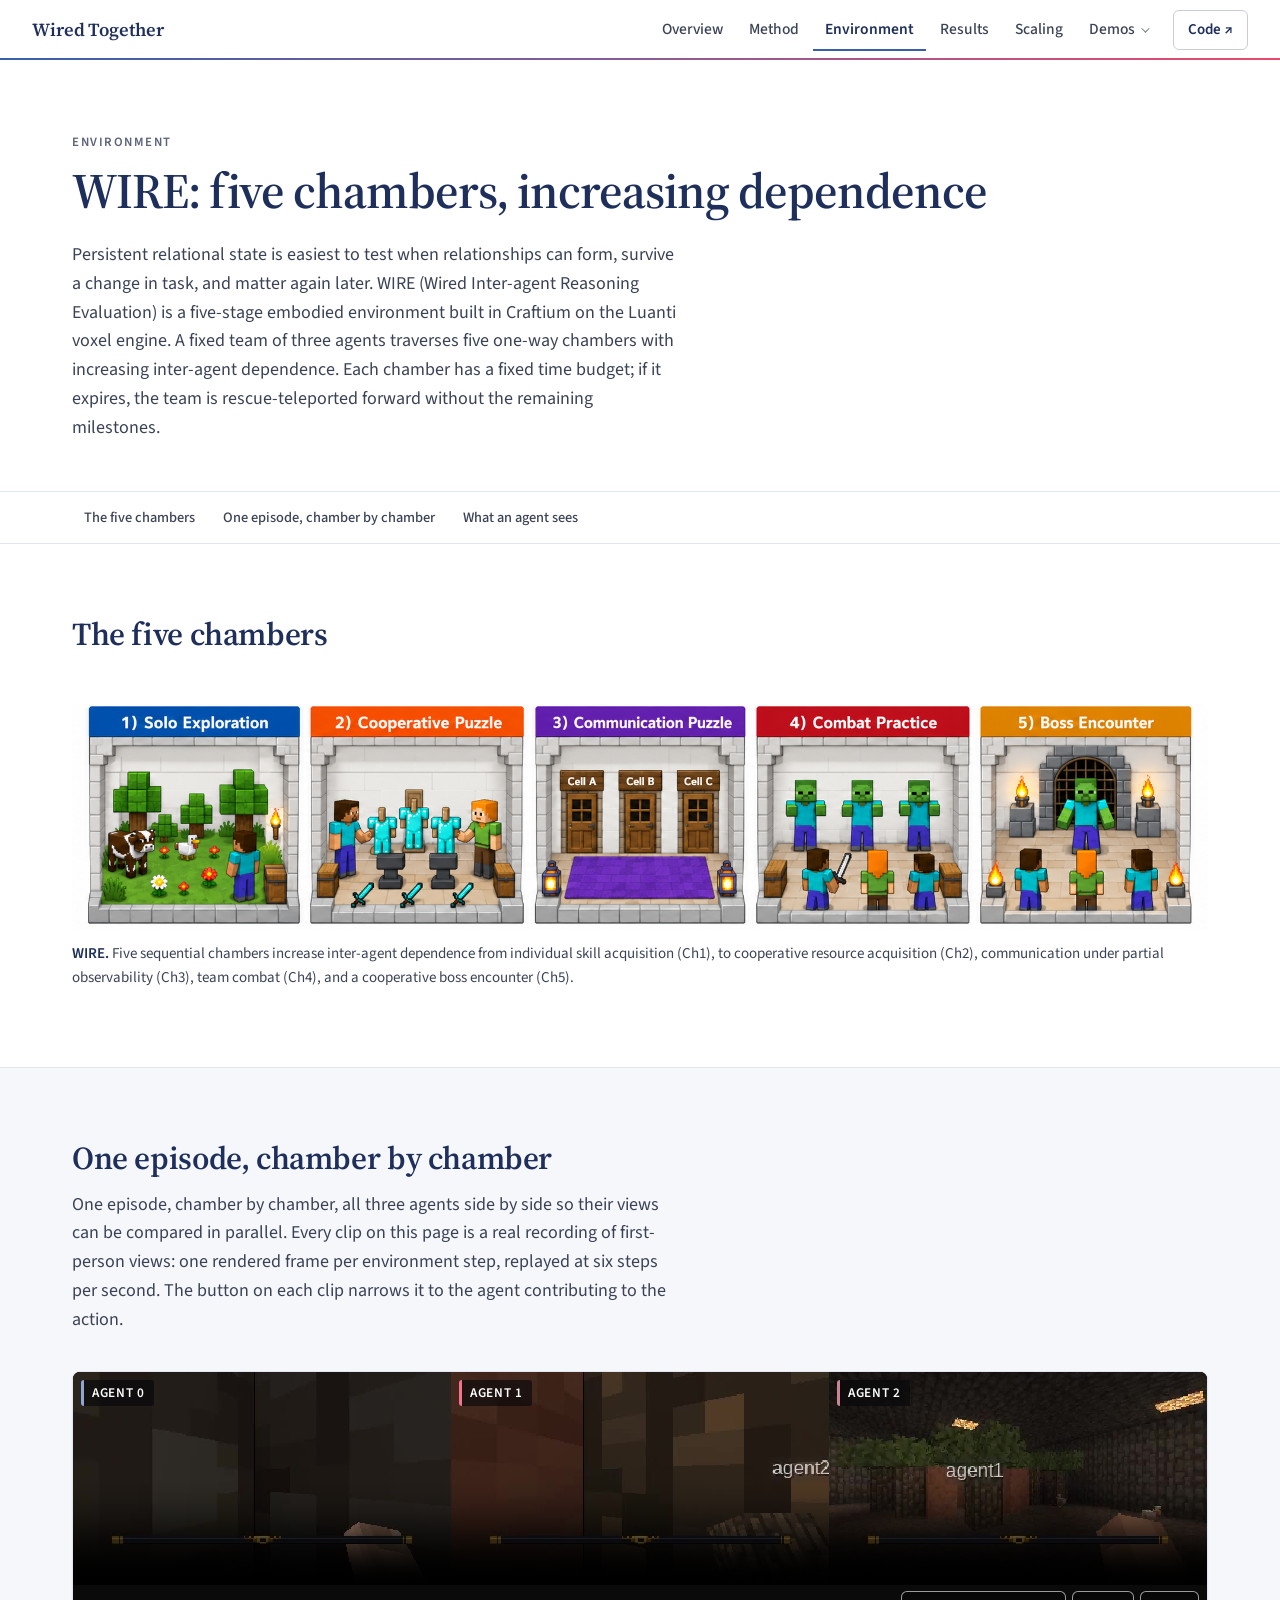
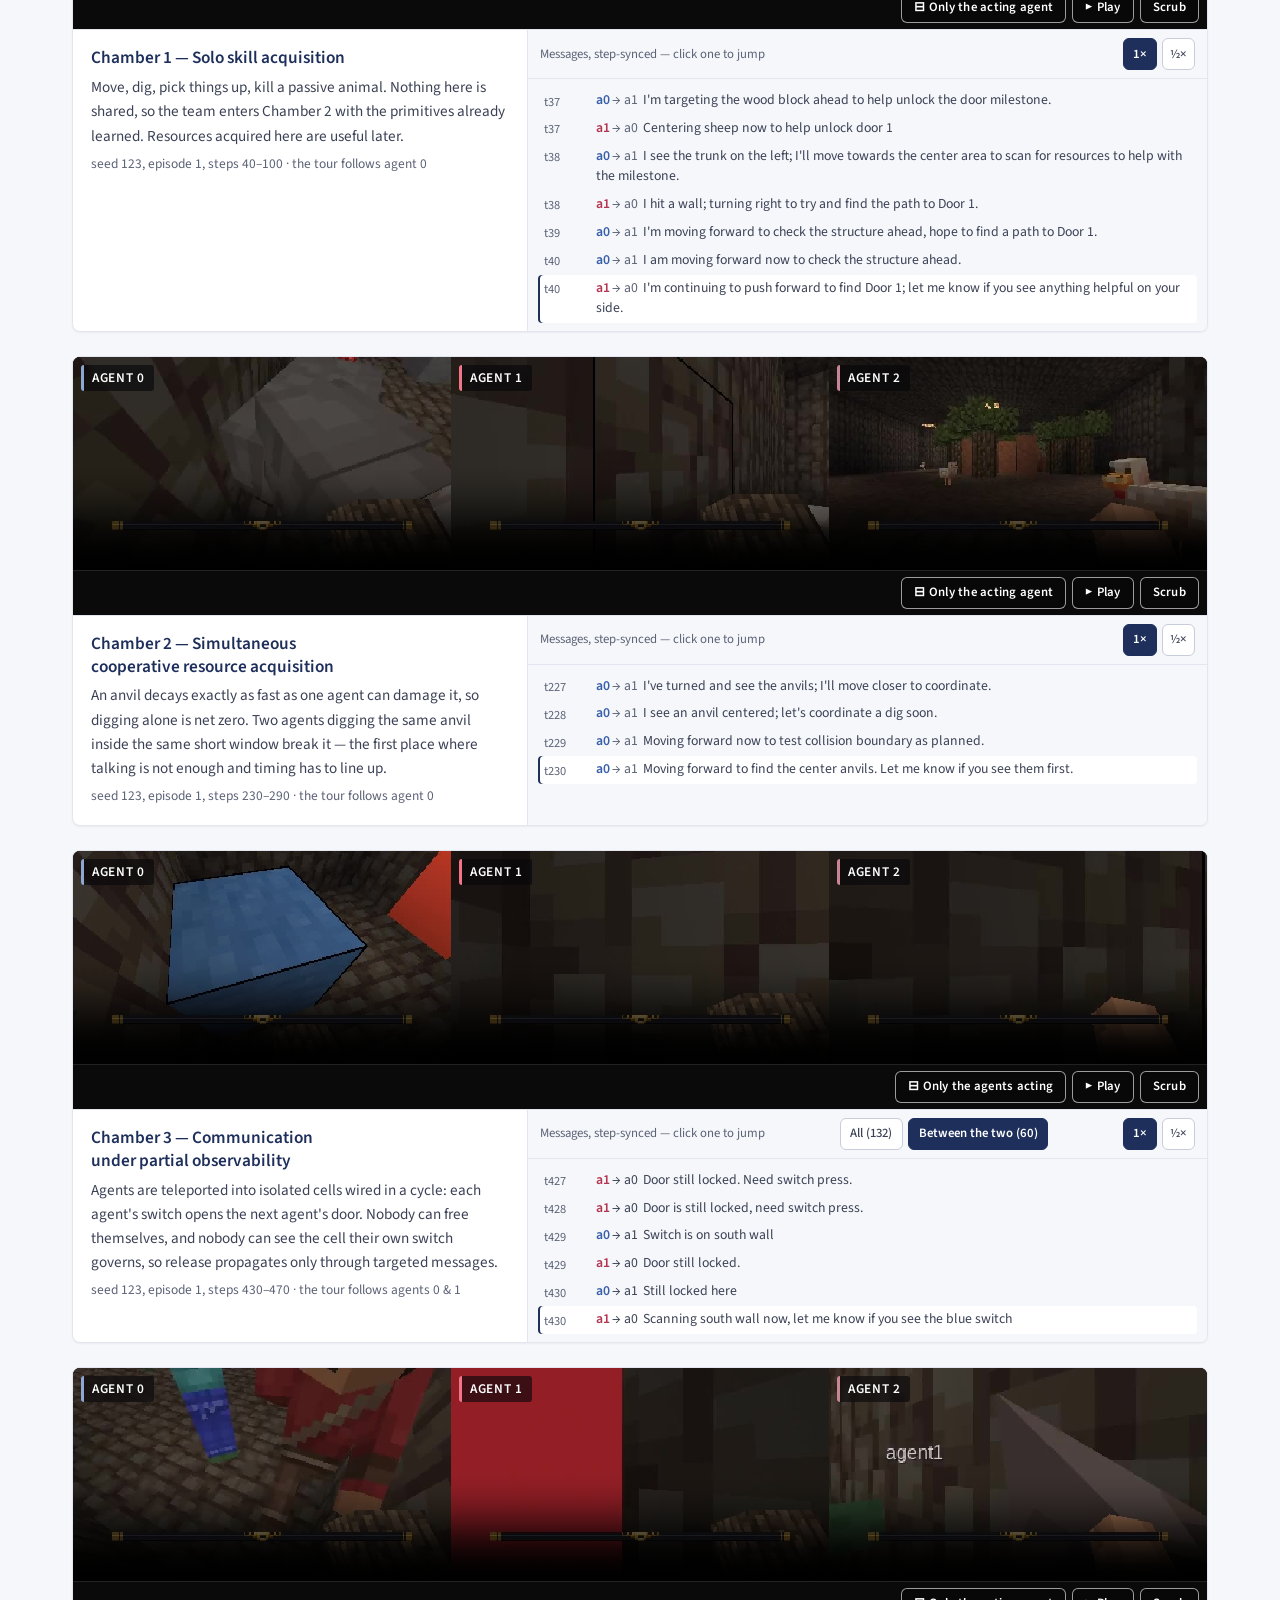
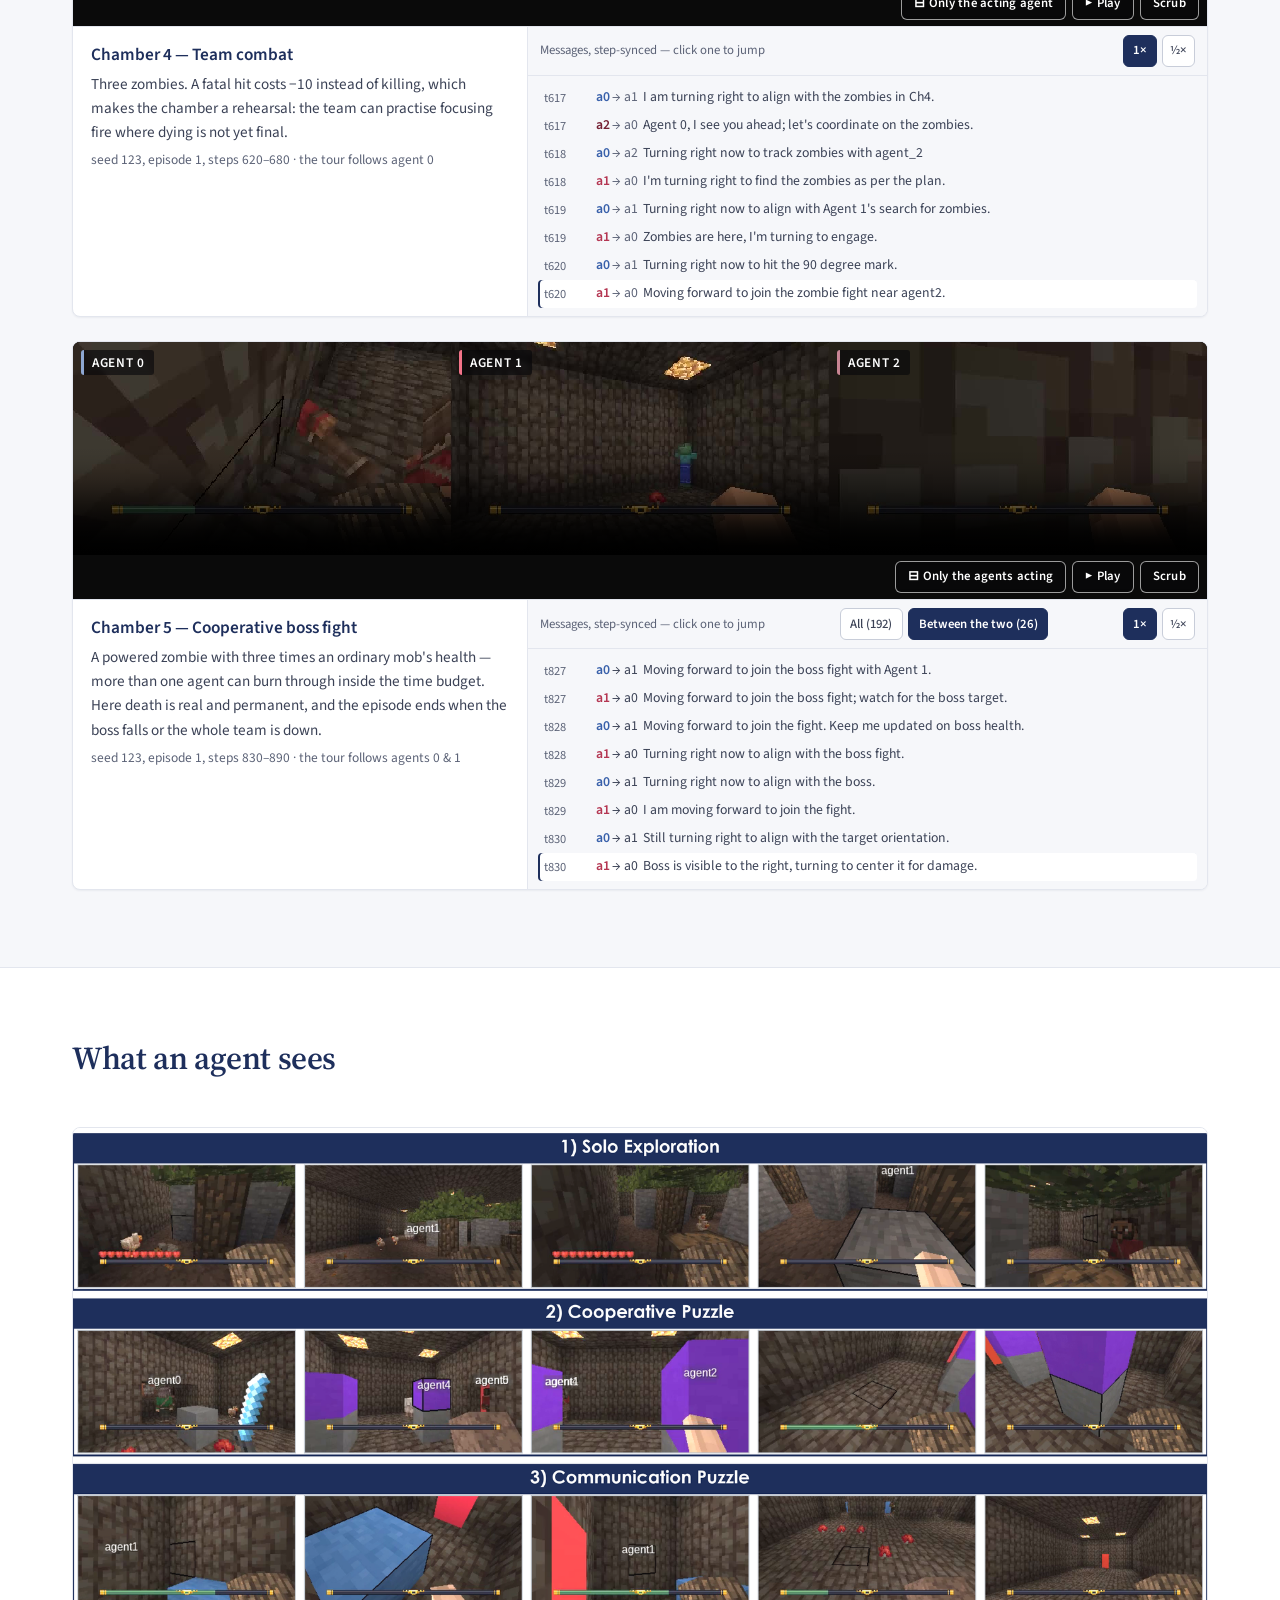
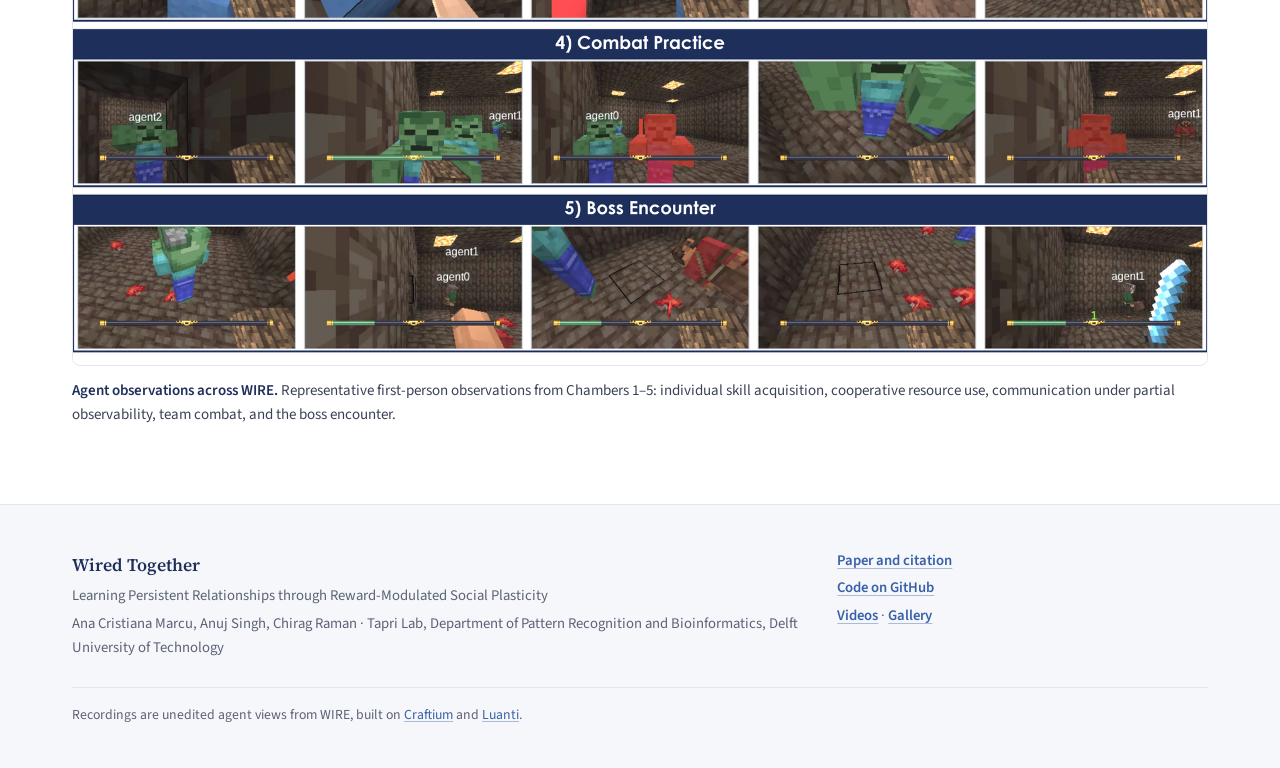
<file: environment.html>
<!DOCTYPE html>
<html lang="en">
<head>
<!-- layout:head -->
<meta charset="utf-8">
<meta name="viewport" content="width=device-width, initial-scale=1">
<title>WIRE environment — Wired Together</title>
<meta name="description" content="WIRE: five embodied chambers with increasing coordination demand, with first-person recordings of every chamber.">
<link rel="canonical" href="https://anacmarcu.github.io/wired-together-page/environment.html">
<meta property="og:title" content="Wired Together: Learning Persistent Relationships through Reward-Modulated Social Plasticity">
<meta property="og:description" content="WIRE: five embodied chambers with increasing coordination demand, with first-person recordings of every chamber.">
<meta property="og:type" content="website">
<meta property="og:url" content="https://anacmarcu.github.io/wired-together-page/environment.html">
<meta property="og:image" content="https://anacmarcu.github.io/wired-together-page/assets/figures/graph_formation.png">
<meta property="og:image:width" content="1800">
<meta property="og:image:height" content="895">
<meta property="og:image:alt" content="Learning and using persistent social relationships: social signals define co-firing, reward-modulated plasticity updates directed bonds, and the social graph shapes behaviour.">
<meta name="twitter:card" content="summary_large_image">
<meta name="twitter:title" content="Wired Together: Learning Persistent Relationships through Reward-Modulated Social Plasticity">
<meta name="twitter:description" content="WIRE: five embodied chambers with increasing coordination demand, with first-person recordings of every chamber.">
<meta name="twitter:image" content="https://anacmarcu.github.io/wired-together-page/assets/figures/graph_formation.png">
<meta name="theme-color" content="#1e2f5c">
<link rel="icon" type="image/png" href="assets/figures/logo_tapri.png">
<script>document.documentElement.classList.add("js");</script>
<link rel="preconnect" href="https://fonts.googleapis.com">
<link rel="preconnect" href="https://fonts.gstatic.com" crossorigin>
<link rel="stylesheet" href="https://fonts.googleapis.com/css2?family=Source+Sans+3:ital,wght@0,400;0,500;0,600;0,700;1,400&family=Source+Serif+4:ital,opsz,wght@0,8..60,400;0,8..60,500;0,8..60,600;1,8..60,400&display=swap">
<link rel="stylesheet" href="assets/css/style.css?v=20261016b">
<!-- /layout:head -->
</head>
<body class="subpage">
<!-- layout:nav -->
<a class="skip" href="#main">Skip to content</a>
<nav id="navbar" aria-label="Main">
  <div class="bar">
    <a class="brand" href="index.html">Wired Together</a>
    <button class="menu-btn" type="button" aria-expanded="false" aria-controls="nav-menu" hidden><span class="burger" aria-hidden="true"></span>Menu</button>
    <div class="menu" id="nav-menu">
      <ul class="pages">
        <li><a href="index.html">Overview</a></li>
        <li><a href="method.html">Method</a></li>
        <li><a href="environment.html" aria-current="page">Environment</a></li>
        <li><a href="results.html">Results</a></li>
        <li><a href="scaling.html">Scaling</a></li>
        <li class="group">
          <a class="group-link" href="videos.html">Demos<span class="caret" aria-hidden="true"></span></a>
          <ul class="sub" aria-label="Demos">
            <li><a href="videos.html">Videos<span class="blurb">Curated moments, condition by condition</span></a></li>
            <li><a href="gallery.html">Gallery<span class="blurb">Every mined success and failure</span></a></li>
          </ul>
        </li>
      </ul>
      <a class="ext" href="https://github.com/tapri-lab/wired-together">Code<span aria-hidden="true"> ↗</span></a>
    </div>
  </div>
</nav>
<!-- /layout:nav -->

<main id="main">
<header class="page-head">
  <div class="container">
    <p class="eyebrow">Environment</p>
    <h1>WIRE: five chambers, increasing dependence</h1>
    <p class="lede">Persistent relational state is easiest to test when relationships can form, survive a change in task, and matter again later. WIRE (Wired Inter-agent Reasoning Evaluation) is a five-stage embodied environment built in Craftium on the Luanti voxel engine. A fixed team of three agents traverses five one-way chambers with increasing inter-agent dependence. Each chamber has a fixed time budget; if it expires, the team is rescue-teleported forward without the remaining milestones.</p>
  </div>
</header>
<nav class="subnav" aria-label="On this page"><ul><li><a href="#chambers">The five chambers</a></li><li><a href="#tour">One episode, chamber by chamber</a></li><li><a href="#views">What an agent sees</a></li></ul></nav>

<section class="main" id="chambers" aria-labelledby="chambers-h">
  <header>
    <div class="container">
      <h2 id="chambers-h">The five chambers</h2>
    </div>
  </header>
  <div class="content">
    <div class="container">
      <figure class="figure-block">
        <span class="image fit"><img src="assets/figures/wire.png" alt="The five WIRE chambers in sequence: solo skill acquisition, cooperative anvils, switch puzzle under partial observability, team combat, cooperative boss fight." loading="lazy"></span>
        <figcaption><strong>WIRE.</strong> Five sequential chambers increase inter-agent dependence from individual skill acquisition (Ch1), to cooperative resource acquisition (Ch2), communication under partial observability (Ch3), team combat (Ch4), and a cooperative boss encounter (Ch5).</figcaption>
      </figure>
    </div>
  </div>
</section>

<section class="main alt" id="tour" aria-labelledby="tour-h">
  <header>
    <div class="container">
      <h2 id="tour-h">One episode, chamber by chamber</h2>
      <p class="lede">One episode, chamber by chamber, all three agents side by side so their views can be compared in parallel. Every clip on this page is a real recording of first-person views: one rendered frame per environment step, replayed at six steps per second. The button on each clip narrows it to the agent contributing to the action.</p>
    </div>
  </header>
  <div class="content">
    <div class="container">
      <div class="grid videos" id="tour-clips">
        <figure class="card" data-clip="tour_ch1" data-t0="40" data-fps="6" data-family="zs" data-pair-video="assets/videos/tour_ch1.mp4" data-pair-poster="assets/videos/tour_ch1.jpg" data-all-n="3" data-pair-n="1">
          <div class="stage" data-stage><video src="assets/videos/tour_ch1_all.mp4" poster="assets/videos/tour_ch1_all.jpg" muted loop playsinline preload="none"></video><div class="viewtags pair" aria-hidden="true" hidden><span class="view a0" style="left:calc(0.000% + 8px);top:calc(0.000% + 8px)">agent 0</span></div><div class="viewtags all" aria-hidden="true"><span class="view a0" style="left:calc(0.000% + 8px);top:calc(0.000% + 8px)">agent 0</span><span class="view a1" style="left:calc(33.333% + 8px);top:calc(0.000% + 8px)">agent 1</span><span class="view a2" style="left:calc(66.667% + 8px);top:calc(0.000% + 8px)">agent 2</span></div></div><!-- /stage -->
          <div class="body">
            <figcaption>
            <h3>Chamber 1 — Solo skill acquisition</h3>
            <p>Move, dig, pick things up, kill a passive animal. Nothing here is shared, so the team enters Chamber 2 with the primitives already learned. Resources acquired here are useful later.</p>
            <p class="prov">seed 123, episode 1, steps 40–100 · the tour follows agent 0</p>
          </figcaption>
            <!-- chat:tour_ch1 --><div class="chat"><div class="chat-head"><span>Messages, step-synced — click one to jump</span></div><ol><li class="msg a0" data-t="37"><span class="t">t37</span><span><span class="who">a0</span><span class="to">→ a1</span>I&#x27;m targeting the wood block ahead to help unlock the door milestone.</span></li><li class="msg a1" data-t="37"><span class="t">t37</span><span><span class="who">a1</span><span class="to">→ a0</span>Centering sheep now to help unlock door 1</span></li><li class="msg a0" data-t="38"><span class="t">t38</span><span><span class="who">a0</span><span class="to">→ a1</span>I see the trunk on the left; I&#x27;ll move towards the center area to scan for resources to help with the milestone.</span></li><li class="msg a1" data-t="38"><span class="t">t38</span><span><span class="who">a1</span><span class="to">→ a0</span>I hit a wall; turning right to try and find the path to Door 1.</span></li><li class="msg a0" data-t="39"><span class="t">t39</span><span><span class="who">a0</span><span class="to">→ a1</span>I&#x27;m moving forward to check the structure ahead, hope to find a path to Door 1.</span></li><li class="msg a0" data-t="40"><span class="t">t40</span><span><span class="who">a0</span><span class="to">→ a1</span>I am moving forward now to check the structure ahead.</span></li><li class="msg a1" data-t="40"><span class="t">t40</span><span><span class="who">a1</span><span class="to">→ a0</span>I&#x27;m continuing to push forward to find Door 1; let me know if you see anything helpful on your side.</span></li><li class="msg a0" data-t="41"><span class="t">t41</span><span><span class="who">a0</span><span class="to">→ a1</span>I&#x27;m moving forward to check the wall structure, let me know if you find any openings near Door 1.</span></li><li class="msg a1" data-t="41"><span class="t">t41</span><span><span class="who">a1</span><span class="to">→ a0</span>Continuing forward to scan the area near the central wood structure.</span></li><li class="msg a0" data-t="42"><span class="t">t42</span><span><span class="who">a0</span><span class="to">→ a1</span>I am holding position, scanning the immediate area for any visible targets to help with the milestone.</span></li><li class="msg a0" data-t="43"><span class="t">t43</span><span><span class="who">a0</span><span class="to">→ a1</span>I&#x27;m moving forward now to scan this area for resources.</span></li><li class="msg a1" data-t="43"><span class="t">t43</span><span><span class="who">a1</span><span class="to">→ a0</span>Continuing forward to survey this section of the room.</span></li><li class="msg a0" data-t="44"><span class="t">t44</span><span><span class="who">a0</span><span class="to">→ a1</span>I&#x27;m stopping to check what&#x27;s ahead. Let me know if you see anything useful.</span></li><li class="msg a1" data-t="44"><span class="t">t44</span><span><span class="who">a1</span><span class="to">→ a0</span>I am blocked by stone ahead; backing up now to survey.</span></li><li class="msg a0" data-t="45"><span class="t">t45</span><span><span class="who">a0</span><span class="to">→ a1</span>I&#x27;m moving forward now to see what&#x27;s blocking us.</span></li><li class="msg a1" data-t="45"><span class="t">t45</span><span><span class="who">a1</span><span class="to">→ a0</span>I&#x27;m turning right to check the corner since we are blocked ahead.</span></li><li class="msg a0" data-t="46"><span class="t">t46</span><span><span class="who">a0</span><span class="to">→ a1</span>I&#x27;m moving forward to check the blockage you found.</span></li><li class="msg a1" data-t="46"><span class="t">t46</span><span><span class="who">a1</span><span class="to">→ a0</span>I&#x27;m digging the tree trunk now to help unlock Door 1.</span></li><li class="msg a0" data-t="47"><span class="t">t47</span><span><span class="who">a0</span><span class="to">→ a1</span>I stopped moving; there is a solid block ahead.</span></li><li class="msg a0" data-t="48"><span class="t">t48</span><span><span class="who">a0</span><span class="to">→ a1</span>I&#x27;m moving forward to check the immediate obstacle ahead.</span></li><li class="msg a1" data-t="48"><span class="t">t48</span><span><span class="who">a1</span><span class="to">→ a0</span>I see a wood block right here; starting to break it for the milestone.</span></li><li class="msg a0" data-t="49"><span class="t">t49</span><span><span class="who">a0</span><span class="to">→ a1</span>I&#x27;m moving forward to confirm the boundary ahead.</span></li><li class="msg a1" data-t="49"><span class="t">t49</span><span><span class="who">a1</span><span class="to">→ a0</span>I&#x27;m turning right to survey around this big block.</span></li><li class="msg a0" data-t="50"><span class="t">t50</span><span><span class="who">a0</span><span class="to">→ a1</span>I&#x27;m moving forward to observe the structure ahead; let me know if you see anything near the north wall.</span></li><li class="msg a1" data-t="50"><span class="t">t50</span><span><span class="who">a1</span><span class="to">→ a0</span>I&#x27;m moving forward to check the corridor ahead, hoping to find Door 1.</span></li><li class="msg a0" data-t="51"><span class="t">t51</span><span><span class="who">a0</span><span class="to">→ a1</span>Still surveying the area, I&#x27;ll keep moving forward to find a clear path.</span></li><li class="msg a0" data-t="52"><span class="t">t52</span><span><span class="who">a0</span><span class="to">→ a1</span>I&#x27;m moving forward to check the structure ahead.</span></li><li class="msg a1" data-t="52"><span class="t">t52</span><span><span class="who">a1</span><span class="to">→ a0</span>I&#x27;m turning right to survey the immediate area, looking for a clear path towards the North door.</span></li><li class="msg a0" data-t="53"><span class="t">t53</span><span><span class="who">a0</span><span class="to">→ a1</span>I stopped to observe the immediate structure ahead, what do you see on your side?</span></li><li class="msg a1" data-t="53"><span class="t">t53</span><span><span class="who">a1</span><span class="to">→ a0</span>I&#x27;m moving forward to survey the area, checking for the north wall.</span></li><li class="msg a0" data-t="54"><span class="t">t54</span><span><span class="who">a0</span><span class="to">→ a1</span>I am moving forward to check the structure ahead.</span></li><li class="msg a1" data-t="54"><span class="t">t54</span><span><span class="who">a1</span><span class="to">→ a0</span>The wall is blocking forward progress here; I&#x27;m turning right to see around it.</span></li><li class="msg a0" data-t="55"><span class="t">t55</span><span><span class="who">a0</span><span class="to">→ a1</span>I see the blockage too; I&#x27;ll check the side walls.</span></li><li class="msg a1" data-t="55"><span class="t">t55</span><span><span class="who">a1</span><span class="to">→ a0</span>Continuing forward search for the north wall door.</span></li><li class="msg a0" data-t="56"><span class="t">t56</span><span><span class="who">a0</span><span class="to">→ a1</span>I&#x27;m moving forward to check the structure ahead.</span></li><li class="msg a0" data-t="57"><span class="t">t57</span><span><span class="who">a0</span><span class="to">→ a1</span>I see the block too; turning right to check around it.</span></li><li class="msg a1" data-t="57"><span class="t">t57</span><span><span class="who">a1</span><span class="to">→ a0</span>Continuing forward to survey the area towards Door 1.</span></li><li class="msg a0" data-t="58"><span class="t">t58</span><span><span class="who">a0</span><span class="to">→ a1</span>I&#x27;m moving forward too, let me know if you find the door</span></li><li class="msg a1" data-t="58"><span class="t">t58</span><span><span class="who">a1</span><span class="to">→ a0</span>Continuing forward to find Door 1</span></li><li class="msg a0" data-t="59"><span class="t">t59</span><span><span class="who">a0</span><span class="to">→ a1</span>I see the trunk on the left; turning to center it now.</span></li><li class="msg a1" data-t="59"><span class="t">t59</span><span><span class="who">a1</span><span class="to">→ a0</span>I see a large trunk right; turning to check it out.</span></li><li class="msg a0" data-t="60"><span class="t">t60</span><span><span class="who">a0</span><span class="to">→ a1</span>I&#x27;m moving forward now to check the structure ahead. Let me know if you see anything near the door.</span></li><li class="msg a1" data-t="60"><span class="t">t60</span><span><span class="who">a1</span><span class="to">→ a0</span>Trunk is left; turning to center it for milestone progress.</span></li><li class="msg a0" data-t="61"><span class="t">t61</span><span><span class="who">a0</span><span class="to">→ a1</span>I&#x27;m turning right to check the immediate area, looking for anything Agent 1 saw.</span></li><li class="msg a1" data-t="61"><span class="t">t61</span><span><span class="who">a1</span><span class="to">→ a0</span>Still moving forward, looking for the door structure.</span></li><li class="msg a0" data-t="62"><span class="t">t62</span><span><span class="who">a0</span><span class="to">→ a1</span>I see the trees; I&#x27;ll start digging for milestones.</span></li><li class="msg a1" data-t="62"><span class="t">t62</span><span><span class="who">a1</span><span class="to">→ a0</span>Keep moving forward, I&#x27;ll watch for the door structure.</span></li><li class="msg a0" data-t="63"><span class="t">t63</span><span><span class="who">a0</span><span class="to">→ a1</span>Moving forward now to continue the survey for Door 1.</span></li><li class="msg a0" data-t="64"><span class="t">t64</span><span><span class="who">a0</span><span class="to">→ a1</span>I reached a solid wall; turning right to check surroundings for Door 1 structure.</span></li><li class="msg a1" data-t="64"><span class="t">t64</span><span><span class="who">a1</span><span class="to">→ a0</span>Still moving forward, looking for the door structure.</span></li><li class="msg a0" data-t="65"><span class="t">t65</span><span><span class="who">a0</span><span class="to">→ a1</span>I&#x27;m moving forward to check the obstruction ahead, confirming the path.</span></li><li class="msg a0" data-t="66"><span class="t">t66</span><span><span class="who">a0</span><span class="to">→ a1</span>I stopped moving to check the wall texture.</span></li><li class="msg a1" data-t="66"><span class="t">t66</span><span><span class="who">a1</span><span class="to">→ a0</span>Still moving forward, looking for the door structure.</span></li><li class="msg a0" data-t="67"><span class="t">t67</span><span><span class="who">a0</span><span class="to">→ a1</span>Red wall is solid, no immediate dig target.</span></li><li class="msg a0" data-t="68"><span class="t">t68</span><span><span class="who">a0</span><span class="to">→ a1</span>I am stationary now, looking at the wall structure ahead.</span></li><li class="msg a1" data-t="68"><span class="t">t68</span><span><span class="who">a1</span><span class="to">→ a0</span>Still moving forward, checking for door changes.</span></li><li class="msg a0" data-t="69"><span class="t">t69</span><span><span class="who">a0</span><span class="to">→ a1</span>I am moving forward to see past the teammate ahead.</span></li><li class="msg a0" data-t="70"><span class="t">t70</span><span><span class="who">a0</span><span class="to">→ a1</span>I am stopped here; checking surroundings for structure.</span></li><li class="msg a0" data-t="71"><span class="t">t71</span><span><span class="who">a0</span><span class="to">→ a1</span>I am checking the block directly ahead; it looks like dark stone.</span></li><li class="msg a1" data-t="71"><span class="t">t71</span><span><span class="who">a1</span><span class="to">→ a0</span>Still moving forward, looking for the door structure now.</span></li><li class="msg a0" data-t="72"><span class="t">t72</span><span><span class="who">a0</span><span class="to">→ a1</span>I&#x27;m aiming at the wood structure here; let&#x27;s try to chip away at it to make progress.</span></li><li class="msg a1" data-t="72"><span class="t">t72</span><span><span class="who">a1</span><span class="to">→ a0</span>I&#x27;m turning right to check the immediate area near the wall structure.</span></li><li class="msg a0" data-t="73"><span class="t">t73</span><span><span class="who">a0</span><span class="to">→ a1</span>I&#x27;m moving forward to see what&#x27;s ahead of me in this dark area.</span></li><li class="msg a1" data-t="73"><span class="t">t73</span><span><span class="who">a1</span><span class="to">→ a0</span>I see wood structure, turning right to aim at it to help unlock the door.</span></li><li class="msg a0" data-t="74"><span class="t">t74</span><span><span class="who">a0</span><span class="to">→ a1</span>I&#x27;m stopping movement to observe the immediate block texture.</span></li><li class="msg a1" data-t="74"><span class="t">t74</span><span><span class="who">a1</span><span class="to">→ a0</span>Continuing forward to survey the dark area ahead.</span></li><li class="msg a0" data-t="75"><span class="t">t75</span><span><span class="who">a0</span><span class="to">→ a1</span>I am moving forward to check the immediate surroundings for blocks or mobs to help unlock Door 1.</span></li><li class="msg a1" data-t="75"><span class="t">t75</span><span><span class="who">a1</span><span class="to">→ a0</span>Continuing forward survey, look for door structure.</span></li><li class="msg a0" data-t="76"><span class="t">t76</span><span><span class="who">a0</span><span class="to">→ a1</span>I am stopping to observe the immediate structure ahead, checking the environment before moving further.</span></li><li class="msg a1" data-t="76"><span class="t">t76</span><span><span class="who">a1</span><span class="to">→ a0</span>Continuing forward to help survey the area.</span></li><li class="msg a0" data-t="77"><span class="t">t77</span><span><span class="who">a0</span><span class="to">→ a1</span>Moving forward to survey the immediate area.</span></li><li class="msg a1" data-t="77"><span class="t">t77</span><span><span class="who">a1</span><span class="to">→ a0</span>Still dark here, turning right to survey structure ahead.</span></li><li class="msg a0" data-t="78"><span class="t">t78</span><span><span class="who">a0</span><span class="to">→ a1</span>I stopped moving to look closely at the immediate structure ahead.</span></li><li class="msg a1" data-t="78"><span class="t">t78</span><span><span class="who">a1</span><span class="to">→ a0</span>Still surveying area, look for door structure.</span></li><li class="msg a0" data-t="79"><span class="t">t79</span><span><span class="who">a0</span><span class="to">→ a1</span>I&#x27;m moving forward to check the structure ahead.</span></li><li class="msg a0" data-t="80"><span class="t">t80</span><span><span class="who">a0</span><span class="to">→ a1</span>Still dark, I&#x27;m stopped by something solid here.</span></li><li class="msg a0" data-t="81"><span class="t">t81</span><span><span class="who">a0</span><span class="to">→ a1</span>Moving forward to check the blockage as instructed.</span></li><li class="msg a0" data-t="82"><span class="t">t82</span><span><span class="who">a0</span><span class="to">→ a1</span>I am blocked here, turning right to survey the immediate area.</span></li><li class="msg a0" data-t="83"><span class="t">t83</span><span><span class="who">a0</span><span class="to">→ a1</span>I am moving forward now to check the wall texture.</span></li><li class="msg a0" data-t="84"><span class="t">t84</span><span><span class="who">a0</span><span class="to">→ a1</span>I&#x27;m moving forward into the corridor to observe the walls.</span></li><li class="msg a0" data-t="85"><span class="t">t85</span><span><span class="who">a0</span><span class="to">→ a1</span>Still moving forward into the corridor, watching the wall texture.</span></li><li class="msg a0" data-t="86"><span class="t">t86</span><span><span class="who">a0</span><span class="to">→ a1</span>I stopped moving; the center is stone wall.</span></li><li class="msg a1" data-t="86"><span class="t">t86</span><span><span class="who">a1</span><span class="to">→ a0</span>Continuing forward to check wall texture.</span></li><li class="msg a2" data-t="86"><span class="t">t86</span><span><span class="who">a2</span><span class="to">→ a0</span>I am moving forward now to scout the area, Agent0. Let me know if you spot anything near the NW wall.</span></li><li class="msg a0" data-t="87"><span class="t">t87</span><span><span class="who">a0</span><span class="to">→ a1</span>I&#x27;m moving forward to check the wall texture as suggested.</span></li><li class="msg a1" data-t="87"><span class="t">t87</span><span><span class="who">a1</span><span class="to">→ a0</span>I see the stone wall blocking forward movement; I am turning right to survey the passage.</span></li><li class="msg a0" data-t="88"><span class="t">t88</span><span><span class="who">a0</span><span class="to">→ a1</span>Stone wall is directly ahead; I am pausing to observe the texture.</span></li><li class="msg a1" data-t="88"><span class="t">t88</span><span><span class="who">a1</span><span class="to">→ a0</span>Continuing forward to survey the area; watch for the north wall.</span></li><li class="msg a0" data-t="89"><span class="t">t89</span><span><span class="who">a0</span><span class="to">→ a1</span>Moving forward now, watching for walls like agent_1.</span></li><li class="msg a0" data-t="90"><span class="t">t90</span><span><span class="who">a0</span><span class="to">→ a1</span>I am continuing forward to observe the wall structure.</span></li><li class="msg a1" data-t="90"><span class="t">t90</span><span><span class="who">a1</span><span class="to">→ a0</span>I see a tree trunk here, I&#x27;ll start digging it to help unlock the door.</span></li><li class="msg a0" data-t="91"><span class="t">t91</span><span><span class="who">a0</span><span class="to">→ a1</span>I see a tree trunk on the right, I will start digging it for the milestone.</span></li><li class="msg a0" data-t="92"><span class="t">t92</span><span><span class="who">a0</span><span class="to">→ a1</span>I see a block here, starting to dig it to help unlock Door 1.</span></li><li class="msg a0" data-t="93"><span class="t">t93</span><span><span class="who">a0</span><span class="to">→ a1</span>I am moving forward now to see what&#x27;s ahead.</span></li><li class="msg a0" data-t="94"><span class="t">t94</span><span><span class="who">a0</span><span class="to">→ a1</span>I see wood ahead, I will start digging it.</span></li><li class="msg a1" data-t="94"><span class="t">t94</span><span><span class="who">a1</span><span class="to">→ a0</span>Continuing forward to survey the area; looking for the North wall door.</span></li><li class="msg a0" data-t="95"><span class="t">t95</span><span><span class="who">a0</span><span class="to">→ a1</span>I am moving forward to survey the area like agent_1, I will report what I see at the wall.</span></li><li class="msg a1" data-t="95"><span class="t">t95</span><span><span class="who">a1</span><span class="to">→ a0</span>Continuing forward exploration, watching for Door 1.</span></li><li class="msg a0" data-t="96"><span class="t">t96</span><span><span class="who">a0</span><span class="to">→ a1</span>I am observing the block ahead; it looks like stone.</span></li><li class="msg a1" data-t="96"><span class="t">t96</span><span><span class="who">a1</span><span class="to">→ a0</span>I am continuing to move forward toward the north wall to locate Door 1.</span></li><li class="msg a0" data-t="97"><span class="t">t97</span><span><span class="who">a0</span><span class="to">→ a1</span>I&#x27;m moving forward to survey the area; let me know if you spot anything near Door 1.</span></li><li class="msg a1" data-t="97"><span class="t">t97</span><span><span class="who">a1</span><span class="to">→ a0</span>Found a log block, turning to hit it.</span></li><li class="msg a0" data-t="98"><span class="t">t98</span><span><span class="who">a0</span><span class="to">→ a1</span>I&#x27;m digging the wall in front of me to see what it is. Let me know if you find anything near Door 1.</span></li><li class="msg a1" data-t="98"><span class="t">t98</span><span><span class="who">a1</span><span class="to">→ a0</span>I am moving forward towards the north wall now.</span></li><li class="msg a0" data-t="99"><span class="t">t99</span><span><span class="who">a0</span><span class="to">→ a1</span>I am moving forward to check the front boundary.</span></li><li class="msg a2" data-t="99"><span class="t">t99</span><span><span class="who">a2</span><span class="to">→ a0</span>Turning right now to follow the critique and change my pathing loop.</span></li><li class="msg a0" data-t="100"><span class="t">t100</span><span><span class="who">a0</span><span class="to">→ a1</span>Still facing the dark block, seems like a wall.</span></li></ol></div><!-- /chat:tour_ch1 -->
          </div>
        </figure>
        <figure class="card" data-clip="tour_ch2" data-t0="230" data-fps="6" data-family="zs" data-pair-video="assets/videos/tour_ch2.mp4" data-pair-poster="assets/videos/tour_ch2.jpg" data-all-n="3" data-pair-n="1">
          <div class="stage" data-stage><video src="assets/videos/tour_ch2_all.mp4" poster="assets/videos/tour_ch2_all.jpg" muted loop playsinline preload="none"></video><div class="viewtags pair" aria-hidden="true" hidden><span class="view a0" style="left:calc(0.000% + 8px);top:calc(0.000% + 8px)">agent 0</span></div><div class="viewtags all" aria-hidden="true"><span class="view a0" style="left:calc(0.000% + 8px);top:calc(0.000% + 8px)">agent 0</span><span class="view a1" style="left:calc(33.333% + 8px);top:calc(0.000% + 8px)">agent 1</span><span class="view a2" style="left:calc(66.667% + 8px);top:calc(0.000% + 8px)">agent 2</span></div></div><!-- /stage -->
          <div class="body">
            <figcaption>
            <h3>Chamber 2 — Simultaneous cooperative resource acquisition</h3>
            <p>An anvil decays exactly as fast as one agent can damage it, so digging alone is net zero. Two agents digging the same anvil inside the same short window break it — the first place where talking is not enough and timing has to line up.</p>
            <p class="prov">seed 123, episode 1, steps 230–290 · the tour follows agent 0</p>
          </figcaption>
            <!-- chat:tour_ch2 --><div class="chat"><div class="chat-head"><span>Messages, step-synced — click one to jump</span></div><ol><li class="msg a0" data-t="227"><span class="t">t227</span><span><span class="who">a0</span><span class="to">→ a1</span>I&#x27;ve turned and see the anvils; I&#x27;ll move closer to coordinate.</span></li><li class="msg a0" data-t="228"><span class="t">t228</span><span><span class="who">a0</span><span class="to">→ a1</span>I see an anvil centered; let&#x27;s coordinate a dig soon.</span></li><li class="msg a0" data-t="229"><span class="t">t229</span><span><span class="who">a0</span><span class="to">→ a1</span>Moving forward now to test collision boundary as planned.</span></li><li class="msg a0" data-t="230"><span class="t">t230</span><span><span class="who">a0</span><span class="to">→ a1</span>Moving forward to find the center anvils. Let me know if you see them first.</span></li><li class="msg a0" data-t="231"><span class="t">t231</span><span><span class="who">a0</span><span class="to">→ a1</span>I&#x27;m turning around to survey the area we just moved through.</span></li><li class="msg a1" data-t="231"><span class="t">t231</span><span><span class="who">a1</span><span class="to">→ a0</span>I&#x27;m moving forward towards the center anvils. Let me know if you see them first.</span></li><li class="msg a0" data-t="232"><span class="t">t232</span><span><span class="who">a0</span><span class="to">→ a1</span>I&#x27;m moving forward now to find the anvils.</span></li><li class="msg a0" data-t="233"><span class="t">t233</span><span><span class="who">a0</span><span class="to">→ a1</span>Still moving forward towards the center anvils.</span></li><li class="msg a1" data-t="233"><span class="t">t233</span><span><span class="who">a1</span><span class="to">→ a0</span>Still moving toward the center anvils.</span></li><li class="msg a0" data-t="234"><span class="t">t234</span><span><span class="who">a0</span><span class="to">→ a1</span>I am moving forward to find the anvils too.</span></li><li class="msg a1" data-t="234"><span class="t">t234</span><span><span class="who">a1</span><span class="to">→ a0</span>Still moving towards center anvils.</span></li><li class="msg a0" data-t="235"><span class="t">t235</span><span><span class="who">a0</span><span class="to">→ a1</span>Turning around to check passage.</span></li><li class="msg a0" data-t="236"><span class="t">t236</span><span><span class="who">a0</span><span class="to">→ a1</span>Moving forward now, expecting a collision soon.</span></li><li class="msg a1" data-t="236"><span class="t">t236</span><span><span class="who">a1</span><span class="to">→ a0</span>I am moving toward the center; look for the anvils.</span></li><li class="msg a0" data-t="237"><span class="t">t237</span><span><span class="who">a0</span><span class="to">→ a1</span>Turning around to survey the path we just took.</span></li><li class="msg a1" data-t="237"><span class="t">t237</span><span><span class="who">a1</span><span class="to">→ a0</span>Moving forward toward center anvils now.</span></li><li class="msg a0" data-t="238"><span class="t">t238</span><span><span class="who">a0</span><span class="to">→ a1</span>I am moving forward now to find the anvils.</span></li><li class="msg a1" data-t="238"><span class="t">t238</span><span><span class="who">a1</span><span class="to">→ a0</span>Keep moving toward the center anvils.</span></li><li class="msg a0" data-t="239"><span class="t">t239</span><span><span class="who">a0</span><span class="to">→ a1</span>I&#x27;m moving forward now to test the boundaries of this room.</span></li><li class="msg a1" data-t="239"><span class="t">t239</span><span><span class="who">a1</span><span class="to">→ a0</span>Moving forward now to find anvils</span></li><li class="msg a0" data-t="240"><span class="t">t240</span><span><span class="who">a0</span><span class="to">→ a1</span>I am moving forward to find the anvils too.</span></li><li class="msg a1" data-t="240"><span class="t">t240</span><span><span class="who">a1</span><span class="to">→ a0</span>I&#x27;m turning right to find the center anvils.</span></li><li class="msg a0" data-t="241"><span class="t">t241</span><span><span class="who">a0</span><span class="to">→ a1</span>Still moving toward the perceived front wall.</span></li><li class="msg a1" data-t="241"><span class="t">t241</span><span><span class="who">a1</span><span class="to">→ a0</span>I&#x27;m moving forward to meet up at the anvils.</span></li><li class="msg a0" data-t="242"><span class="t">t242</span><span><span class="who">a0</span><span class="to">→ a1</span>Still moving forward towards collision point.</span></li><li class="msg a1" data-t="242"><span class="t">t242</span><span><span class="who">a1</span><span class="to">→ a0</span>I&#x27;m turning right to find the anvils; keep moving toward the center.</span></li><li class="msg a0" data-t="243"><span class="t">t243</span><span><span class="who">a0</span><span class="to">→ a1</span>I am still moving forward in Ch2, aiming for the anvils.</span></li><li class="msg a1" data-t="243"><span class="t">t243</span><span><span class="who">a1</span><span class="to">→ a0</span>I am moving forward to join the anvil coordination.</span></li><li class="msg a0" data-t="244"><span class="t">t244</span><span><span class="who">a0</span><span class="to">→ a1</span>Still moving toward collision point.</span></li><li class="msg a0" data-t="245"><span class="t">t245</span><span><span class="who">a0</span><span class="to">→ a1</span>Moving forward now to test the path until collision.</span></li><li class="msg a1" data-t="245"><span class="t">t245</span><span><span class="who">a1</span><span class="to">→ a0</span>Moving center now, ready for anvil coordination.</span></li><li class="msg a0" data-t="246"><span class="t">t246</span><span><span class="who">a0</span><span class="to">→ a1</span>Moving forward to find the wall/object.</span></li><li class="msg a1" data-t="246"><span class="t">t246</span><span><span class="who">a1</span><span class="to">→ a0</span>Moving center now, ready to coordinate anvil hits.</span></li><li class="msg a0" data-t="247"><span class="t">t247</span><span><span class="who">a0</span><span class="to">→ a1</span>Moving forward now to hit wall</span></li><li class="msg a0" data-t="248"><span class="t">t248</span><span><span class="who">a0</span><span class="to">→ a1</span>Still moving forward towards collision point.</span></li><li class="msg a0" data-t="249"><span class="t">t249</span><span><span class="who">a0</span><span class="to">→ a1</span>I am moving forward to find the collision point as tasked.</span></li><li class="msg a0" data-t="250"><span class="t">t250</span><span><span class="who">a0</span><span class="to">→ a1</span>Still moving forward, expecting collision soon.</span></li><li class="msg a0" data-t="251"><span class="t">t251</span><span><span class="who">a0</span><span class="to">→ a1</span>Moving forward now to find the collision point.</span></li><li class="msg a0" data-t="252"><span class="t">t252</span><span><span class="who">a0</span><span class="to">→ a1</span>Moving forward now, expecting collision soon.</span></li><li class="msg a0" data-t="253"><span class="t">t253</span><span><span class="who">a0</span><span class="to">→ a1</span>I&#x27;m moving forward to find the boundary or the anvils.</span></li><li class="msg a0" data-t="254"><span class="t">t254</span><span><span class="who">a0</span><span class="to">→ a1</span>I am moving forward towards the anvils. Let me know when you are ready for coordination.</span></li><li class="msg a0" data-t="255"><span class="t">t255</span><span><span class="who">a0</span><span class="to">→ a1</span>I am moving forward towards the anvils now.</span></li><li class="msg a1" data-t="255"><span class="t">t255</span><span><span class="who">a1</span><span class="to">→ a0</span>Ready for coord</span></li><li class="msg a0" data-t="256"><span class="t">t256</span><span><span class="who">a0</span><span class="to">→ a1</span>Moving toward center anvils now.</span></li><li class="msg a1" data-t="256"><span class="t">t256</span><span><span class="who">a1</span><span class="to">→ a0</span>Heading toward anvils now. Ready to coordinate digs.</span></li><li class="msg a0" data-t="257"><span class="t">t257</span><span><span class="who">a0</span><span class="to">→ a1</span>Moving toward anvils now.</span></li><li class="msg a1" data-t="257"><span class="t">t257</span><span><span class="who">a1</span><span class="to">→ a0</span>I am moving forward to meet you both at the center anvils.</span></li><li class="msg a0" data-t="258"><span class="t">t258</span><span><span class="who">a0</span><span class="to">→ a1</span>I&#x27;m moving toward the center anvils now.</span></li><li class="msg a1" data-t="258"><span class="t">t258</span><span><span class="who">a1</span><span class="to">→ a0</span>I&#x27;m moving toward the center now; let&#x27;s coordinate on the anvils soon.</span></li><li class="msg a0" data-t="259"><span class="t">t259</span><span><span class="who">a0</span><span class="to">→ a1</span>I&#x27;m turning right to find the wall as instructed.</span></li><li class="msg a1" data-t="259"><span class="t">t259</span><span><span class="who">a1</span><span class="to">→ a0</span>I see the log now, I&#x27;ll try to break it to get wood.</span></li><li class="msg a0" data-t="260"><span class="t">t260</span><span><span class="who">a0</span><span class="to">→ a1</span>I&#x27;m moving forward to test the boundary here, let me know if you see the anvils clearly from your angle.</span></li><li class="msg a1" data-t="260"><span class="t">t260</span><span><span class="who">a1</span><span class="to">→ a0</span>Moving forward now to meet at the anvils.</span></li><li class="msg a0" data-t="261"><span class="t">t261</span><span><span class="who">a0</span><span class="to">→ a1</span>I&#x27;m turning right to find the wall/collision point per instructions.</span></li><li class="msg a1" data-t="261"><span class="t">t261</span><span><span class="who">a1</span><span class="to">→ a0</span>I am moving forward to meet you at the anvils. Let me know when you are ready to dig.</span></li><li class="msg a0" data-t="262"><span class="t">t262</span><span><span class="who">a0</span><span class="to">→ a1</span>I am moving forward to meet you at the anvils. I&#x27;ll report collision.</span></li><li class="msg a1" data-t="262"><span class="t">t262</span><span><span class="who">a1</span><span class="to">→ a0</span>I&#x27;m continuing to move toward the center point for anvil coordination.</span></li><li class="msg a0" data-t="263"><span class="t">t263</span><span><span class="who">a0</span><span class="to">→ a1</span>I&#x27;m moving toward the center anvils now.</span></li><li class="msg a1" data-t="263"><span class="t">t263</span><span><span class="who">a1</span><span class="to">→ a0</span>I am approaching the center, ready to coordinate on the anvils.</span></li><li class="msg a0" data-t="264"><span class="t">t264</span><span><span class="who">a0</span><span class="to">→ a1</span>Turning right to find the path to the anvils.</span></li><li class="msg a1" data-t="264"><span class="t">t264</span><span><span class="who">a1</span><span class="to">→ a0</span>Still moving towards center anvils.</span></li><li class="msg a0" data-t="265"><span class="t">t265</span><span><span class="who">a0</span><span class="to">→ a1</span>Moving forward to meet you at the center anvils.</span></li><li class="msg a1" data-t="265"><span class="t">t265</span><span><span class="who">a1</span><span class="to">→ a0</span>Still moving forward towards the anvils.</span></li><li class="msg a0" data-t="266"><span class="t">t266</span><span><span class="who">a0</span><span class="to">→ a1</span>I am moving forward to find the collision point for anvil coordination.</span></li><li class="msg a1" data-t="266"><span class="t">t266</span><span><span class="who">a1</span><span class="to">→ a0</span>Still moving toward the center anvils.</span></li><li class="msg a0" data-t="267"><span class="t">t267</span><span><span class="who">a0</span><span class="to">→ a1</span>Turning right to find the boundary wall for collision confirmation.</span></li><li class="msg a1" data-t="267"><span class="t">t267</span><span><span class="who">a1</span><span class="to">→ a0</span>Keep moving forward, I&#x27;m approaching the center area too.</span></li><li class="msg a0" data-t="268"><span class="t">t268</span><span><span class="who">a0</span><span class="to">→ a1</span>I&#x27;m moving forward to join the anvil coordination at the center.</span></li><li class="msg a1" data-t="268"><span class="t">t268</span><span><span class="who">a1</span><span class="to">→ a0</span>Moving toward center anvils now. Keep tracking.</span></li><li class="msg a0" data-t="269"><span class="t">t269</span><span><span class="who">a0</span><span class="to">→ a1</span>Moving forward toward the center anvils now, watch for collision.</span></li><li class="msg a1" data-t="269"><span class="t">t269</span><span><span class="who">a1</span><span class="to">→ a0</span>Approaching anvils now.</span></li><li class="msg a0" data-t="270"><span class="t">t270</span><span><span class="who">a0</span><span class="to">→ a1</span>Moving toward anvils now, tracking Agent 1.</span></li><li class="msg a1" data-t="270"><span class="t">t270</span><span><span class="who">a1</span><span class="to">→ a0</span>Approaching center anvils now, watch for coordination.</span></li><li class="msg a0" data-t="271"><span class="t">t271</span><span><span class="who">a0</span><span class="to">→ a1</span>I am moving forward to find the collision point.</span></li><li class="msg a1" data-t="271"><span class="t">t271</span><span><span class="who">a1</span><span class="to">→ a0</span>Keep tracking anvils</span></li><li class="msg a0" data-t="272"><span class="t">t272</span><span><span class="who">a0</span><span class="to">→ a1</span>Still moving forward to find the collision point.</span></li><li class="msg a1" data-t="272"><span class="t">t272</span><span><span class="who">a1</span><span class="to">→ a0</span>I am moving forward now to meet the anvils.</span></li><li class="msg a0" data-t="273"><span class="t">t273</span><span><span class="who">a0</span><span class="to">→ a1</span>Moving forward to find the collision point.</span></li><li class="msg a1" data-t="273"><span class="t">t273</span><span><span class="who">a1</span><span class="to">→ a0</span>Approaching center point now.</span></li><li class="msg a0" data-t="274"><span class="t">t274</span><span><span class="who">a0</span><span class="to">→ a1</span>Continuing forward to find the collision point.</span></li><li class="msg a1" data-t="274"><span class="t">t274</span><span><span class="who">a1</span><span class="to">→ a0</span>Moving toward center anvils now.</span></li><li class="msg a0" data-t="275"><span class="t">t275</span><span><span class="who">a0</span><span class="to">→ a1</span>Still moving forward to find the collision point.</span></li><li class="msg a1" data-t="275"><span class="t">t275</span><span><span class="who">a1</span><span class="to">→ a0</span>Still moving toward anvils.</span></li><li class="msg a0" data-t="276"><span class="t">t276</span><span><span class="who">a0</span><span class="to">→ a1</span>Turning right to find the wall boundary as instructed.</span></li><li class="msg a1" data-t="276"><span class="t">t276</span><span><span class="who">a1</span><span class="to">→ a0</span>Still moving toward the center anvils, Agent 0. Let me know when you are ready to coordinate.</span></li><li class="msg a0" data-t="277"><span class="t">t277</span><span><span class="who">a0</span><span class="to">→ a1</span>I am moving forward now to test for collision, let me know when you are near the center anvils.</span></li><li class="msg a1" data-t="277"><span class="t">t277</span><span><span class="who">a1</span><span class="to">→ a0</span>I am moving forward now to reach the anvils.</span></li><li class="msg a0" data-t="278"><span class="t">t278</span><span><span class="who">a0</span><span class="to">→ a1</span>Moving forward to reach the anvils, Agent 1. Let&#x27;s coordinate hits soon.</span></li><li class="msg a1" data-t="278"><span class="t">t278</span><span><span class="who">a1</span><span class="to">→ a0</span>I&#x27;m moving forward now, heading toward the center anvils.</span></li><li class="msg a0" data-t="279"><span class="t">t279</span><span><span class="who">a0</span><span class="to">→ a1</span>I am moving forward now to test the boundary condition.</span></li><li class="msg a1" data-t="279"><span class="t">t279</span><span><span class="who">a1</span><span class="to">→ a0</span>I am moving toward the center anvils. Let&#x27;s coordinate hits soon.</span></li><li class="msg a0" data-t="280"><span class="t">t280</span><span><span class="who">a0</span><span class="to">→ a1</span>Moving forward to find the wall; I&#x27;m tracking agent_1&#x27;s approach to the anvils.</span></li><li class="msg a1" data-t="280"><span class="t">t280</span><span><span class="who">a1</span><span class="to">→ a0</span>Moving forward now to reach the anvils. Let&#x27;s coordinate our dig attempts.</span></li><li class="msg a0" data-t="281"><span class="t">t281</span><span><span class="who">a0</span><span class="to">→ a1</span>Still moving forward as instructed. Let me know when you see the anvils.</span></li><li class="msg a1" data-t="281"><span class="t">t281</span><span><span class="who">a1</span><span class="to">→ a0</span>Moving forward to meet at anvils.</span></li><li class="msg a0" data-t="282"><span class="t">t282</span><span><span class="who">a0</span><span class="to">→ a1</span>Still moving forward until I hit something solid. I&#x27;m trying to follow the path to the anvils.</span></li><li class="msg a1" data-t="282"><span class="t">t282</span><span><span class="who">a1</span><span class="to">→ a0</span>Still moving forward toward the exit.</span></li><li class="msg a0" data-t="283"><span class="t">t283</span><span><span class="who">a0</span><span class="to">→ a1</span>Still moving forward toward the exit.</span></li><li class="msg a1" data-t="283"><span class="t">t283</span><span><span class="who">a1</span><span class="to">→ a0</span>I&#x27;m still moving forward, looking for Door 1.</span></li><li class="msg a0" data-t="284"><span class="t">t284</span><span><span class="who">a0</span><span class="to">→ a1</span>Still moving forward, checking for collision.</span></li><li class="msg a1" data-t="284"><span class="t">t284</span><span><span class="who">a1</span><span class="to">→ a0</span>Continuing forward to find Door 1</span></li><li class="msg a0" data-t="285"><span class="t">t285</span><span><span class="who">a0</span><span class="to">→ a1</span>Hit a corner, stopping movement now.</span></li><li class="msg a1" data-t="285"><span class="t">t285</span><span><span class="who">a1</span><span class="to">→ a0</span>I&#x27;m moving forward now; let me know if you see the transition point to Ch2.</span></li><li class="msg a0" data-t="286"><span class="t">t286</span><span><span class="who">a0</span><span class="to">→ a1</span>Moving forward now, watching for collision.</span></li><li class="msg a1" data-t="286"><span class="t">t286</span><span><span class="who">a1</span><span class="to">→ a0</span>Still moving forward, checking for Door 1.</span></li><li class="msg a0" data-t="287"><span class="t">t287</span><span><span class="who">a0</span><span class="to">→ a1</span>Still moving forward, checking for door.</span></li><li class="msg a1" data-t="287"><span class="t">t287</span><span><span class="who">a1</span><span class="to">→ a0</span>Still moving towards Door 1 in Ch1.</span></li><li class="msg a0" data-t="288"><span class="t">t288</span><span><span class="who">a0</span><span class="to">→ a1</span>I am stopped against a corner, observing the block here.</span></li><li class="msg a1" data-t="288"><span class="t">t288</span><span><span class="who">a1</span><span class="to">→ a0</span>Continuing forward towards Door 1, let me know if you see it.</span></li><li class="msg a0" data-t="289"><span class="t">t289</span><span><span class="who">a0</span><span class="to">→ a1</span>I am moving forward to confirm collision; let me know if you see the anvils.</span></li><li class="msg a1" data-t="289"><span class="t">t289</span><span><span class="who">a1</span><span class="to">→ a0</span>I am continuing forward towards Door 1 now.</span></li><li class="msg a0" data-t="290"><span class="t">t290</span><span><span class="who">a0</span><span class="to">→ a1</span>I am moving forward to reach the anvils for coordination.</span></li><li class="msg a1" data-t="290"><span class="t">t290</span><span><span class="who">a1</span><span class="to">→ a0</span>I am still moving toward Door 1 in Ch1; let me know if you see it.</span></li></ol></div><!-- /chat:tour_ch2 -->
          </div>
        </figure>
        <figure class="card" data-clip="tour_ch3" data-t0="430" data-fps="6" data-family="zs" data-pair-video="assets/videos/tour_ch3.mp4" data-pair-poster="assets/videos/tour_ch3.jpg" data-all-n="3" data-pair-n="2">
          <div class="stage" data-stage><video src="assets/videos/tour_ch3_all.mp4" poster="assets/videos/tour_ch3_all.jpg" muted loop playsinline preload="none"></video><div class="viewtags pair" aria-hidden="true" hidden><span class="view a0" style="left:calc(0.000% + 8px);top:calc(0.000% + 8px)">agent 0</span><span class="view a1" style="left:calc(50.000% + 8px);top:calc(0.000% + 8px)">agent 1</span></div><div class="viewtags all" aria-hidden="true"><span class="view a0" style="left:calc(0.000% + 8px);top:calc(0.000% + 8px)">agent 0</span><span class="view a1" style="left:calc(33.333% + 8px);top:calc(0.000% + 8px)">agent 1</span><span class="view a2" style="left:calc(66.667% + 8px);top:calc(0.000% + 8px)">agent 2</span></div></div><!-- /stage -->
          <div class="body">
            <figcaption>
            <h3>Chamber 3 — Communication under partial observability</h3>
            <p>Agents are teleported into isolated cells wired in a cycle: each agent's switch opens the next agent's door. Nobody can free themselves, and nobody can see the cell their own switch governs, so release propagates only through targeted messages.</p>
            <p class="prov">seed 123, episode 1, steps 430–470 · the tour follows agents 0 &amp; 1</p>
          </figcaption>
            <!-- chat:tour_ch3 --><div class="chat"><div class="chat-head"><span>Messages, step-synced — click one to jump</span><div class="chips"><button class="chip" data-chat="all">All (132)</button><button class="chip active" data-chat="pair">Between the two (60)</button></div></div><ol><li class="msg a0" data-t="427"><span class="t">t427</span><span><span class="who">a0</span><span class="to">→ a2</span>I am moving forward now to see if I can get closer to the south wall to find the switch.</span></li><li class="msg a1 partner" data-t="427"><span class="t">t427</span><span><span class="who">a1</span><span class="to">→ a0</span>Door still locked. Need switch press.</span></li><li class="msg a2" data-t="427"><span class="t">t427</span><span><span class="who">a2</span><span class="to">→ a0</span>I am moving forward now to check for the transition area.</span></li><li class="msg a0" data-t="428"><span class="t">t428</span><span><span class="who">a0</span><span class="to">→ a2</span>I am turning to sweep the cell; I need agent_2 to check if they see any visual cues from their side.</span></li><li class="msg a1 partner" data-t="428"><span class="t">t428</span><span><span class="who">a1</span><span class="to">→ a0</span>Door is still locked, need switch press.</span></li><li class="msg a2" data-t="428"><span class="t">t428</span><span><span class="who">a2</span><span class="to">→ a0</span>Moving forward to reach the door</span></li><li class="msg a0 partner" data-t="429"><span class="t">t429</span><span><span class="who">a0</span><span class="to">→ a1</span>Switch is on south wall</span></li><li class="msg a1 partner" data-t="429"><span class="t">t429</span><span><span class="who">a1</span><span class="to">→ a0</span>Door still locked.</span></li><li class="msg a2" data-t="429"><span class="t">t429</span><span><span class="who">a2</span><span class="to">→ a0</span>I am moving forward to approach the south wall now.</span></li><li class="msg a0 partner" data-t="430"><span class="t">t430</span><span><span class="who">a0</span><span class="to">→ a1</span>Still locked here</span></li><li class="msg a1 partner" data-t="430"><span class="t">t430</span><span><span class="who">a1</span><span class="to">→ a0</span>Scanning south wall now, let me know if you see the blue switch</span></li><li class="msg a2" data-t="430"><span class="t">t430</span><span><span class="who">a2</span><span class="to">→ a0</span>Turning right now to face south wall; check if you see the switch from your angle.</span></li><li class="msg a0 partner" data-t="431"><span class="t">t431</span><span><span class="who">a0</span><span class="to">→ a1</span>I am moving forward now to get a better view of the area where you are scanning the south wall.</span></li><li class="msg a1 partner" data-t="431"><span class="t">t431</span><span><span class="who">a1</span><span class="to">→ a0</span>I&#x27;ll move forward to scan the cell walls for the switch location.</span></li><li class="msg a2" data-t="431"><span class="t">t431</span><span><span class="who">a2</span><span class="to">→ a0</span>I&#x27;m moving forward now; check if you see the switch from your angle.</span></li><li class="msg a0" data-t="432"><span class="t">t432</span><span><span class="who">a0</span><span class="to">→ a2</span>I am turning to face the south wall where the switch is; check if you see it from your angle.</span></li><li class="msg a1 partner" data-t="432"><span class="t">t432</span><span><span class="who">a1</span><span class="to">→ a0</span>Scanning south wall for switch</span></li><li class="msg a2" data-t="432"><span class="t">t432</span><span><span class="who">a2</span><span class="to">→ a0</span>I am moving forward to check the cell layout for the switch location.</span></li><li class="msg a0 partner" data-t="433"><span class="t">t433</span><span><span class="who">a0</span><span class="to">→ a1</span>I&#x27;m turning to sweep the cell walls, looking for the blue switch on the south wall.</span></li><li class="msg a1 partner" data-t="433"><span class="t">t433</span><span><span class="who">a1</span><span class="to">→ a0</span>I am moving forward now to try and locate the switch or the main area.</span></li><li class="msg a2" data-t="433"><span class="t">t433</span><span><span class="who">a2</span><span class="to">→ a0</span>Still scanning south wall for switch cues.</span></li><li class="msg a0 partner" data-t="434"><span class="t">t434</span><span><span class="who">a0</span><span class="to">→ a1</span>I&#x27;m moving forward to check the corridor ahead.</span></li><li class="msg a1 partner" data-t="434"><span class="t">t434</span><span><span class="who">a1</span><span class="to">→ a0</span>Agent 0, I&#x27;m turning left to scan the walls, let me know if you see the switch.</span></li><li class="msg a2" data-t="434"><span class="t">t434</span><span><span class="who">a2</span><span class="to">→ a0</span>I am moving forward to try and get a better look at the south wall for the switch cue.</span></li><li class="msg a0" data-t="435"><span class="t">t435</span><span><span class="who">a0</span><span class="to">→ a2</span>I&#x27;m turning right to scan the corridor walls, let me know if you see any switch cues on your end.</span></li><li class="msg a1 partner" data-t="435"><span class="t">t435</span><span><span class="who">a1</span><span class="to">→ a0</span>I&#x27;m turning right to check the wall area, looking for the switch.</span></li><li class="msg a2" data-t="435"><span class="t">t435</span><span><span class="who">a2</span><span class="to">→ a0</span>I am moving forward to check the south wall area for the switch cues you mentioned.</span></li><li class="msg a0 partner" data-t="436"><span class="t">t436</span><span><span class="who">a0</span><span class="to">→ a1</span>Moving forward now, watching for the switch or a doorway.</span></li><li class="msg a1 partner" data-t="436"><span class="t">t436</span><span><span class="who">a1</span><span class="to">→ a0</span>Agent 0, I am turning left to scan the cell walls for the switch.</span></li><li class="msg a2" data-t="436"><span class="t">t436</span><span><span class="who">a2</span><span class="to">→ a0</span>I&#x27;m turning to face the south wall now, looking for the blue switch cue you mentioned.</span></li><li class="msg a0 partner" data-t="437"><span class="t">t437</span><span><span class="who">a0</span><span class="to">→ a1</span>I am waiting for the switch press. Let me know when you see it.</span></li><li class="msg a1 partner" data-t="437"><span class="t">t437</span><span><span class="who">a1</span><span class="to">→ a0</span>Still in cell, looking for the south wall switch.</span></li><li class="msg a2" data-t="437"><span class="t">t437</span><span><span class="who">a2</span><span class="to">→ a0</span>I am moving forward to get a better look at the south wall for the switch.</span></li><li class="msg a0" data-t="438"><span class="t">t438</span><span><span class="who">a0</span><span class="to">→ a2</span>I&#x27;m moving forward to sweep the corridor; let me know if you see any change in the wall structure on your side.</span></li><li class="msg a1 partner" data-t="438"><span class="t">t438</span><span><span class="who">a1</span><span class="to">→ a0</span>I&#x27;m scanning the walls here, looking for the blue switch or door state change.</span></li><li class="msg a2" data-t="438"><span class="t">t438</span><span><span class="who">a2</span><span class="to">→ a0</span>I&#x27;m moving forward, check if you spot the switch on the south wall from here.</span></li><li class="msg a0 partner" data-t="439"><span class="t">t439</span><span><span class="who">a0</span><span class="to">→ a1</span>Still stuck in cell. Check door state if you see any change.</span></li><li class="msg a1 partner" data-t="439"><span class="t">t439</span><span><span class="who">a1</span><span class="to">→ a0</span>I am moving forward to find the anvils; let me know if you see the switch status change.</span></li><li class="msg a2" data-t="439"><span class="t">t439</span><span><span class="who">a2</span><span class="to">→ a0</span>I&#x27;m still scanning the walls for any switch cues on my end.</span></li><li class="msg a0" data-t="440"><span class="t">t440</span><span><span class="who">a0</span><span class="to">→ a2</span>I&#x27;m moving forward to check the cell walls for the switch location.</span></li><li class="msg a1 partner" data-t="440"><span class="t">t440</span><span><span class="who">a1</span><span class="to">→ a0</span>I am turning to find the south wall switch, let me know if you see any door changes.</span></li><li class="msg a2" data-t="440"><span class="t">t440</span><span><span class="who">a2</span><span class="to">→ a0</span>Still scanning walls for any switch cues on my end.</span></li><li class="msg a0 partner" data-t="441"><span class="t">t441</span><span><span class="who">a0</span><span class="to">→ a1</span>Blue cube is right; I&#x27;m turning to face it now.</span></li><li class="msg a1 partner" data-t="441"><span class="t">t441</span><span><span class="who">a1</span><span class="to">→ a0</span>I am moving forward now to see the south wall for the switch.</span></li><li class="msg a2" data-t="441"><span class="t">t441</span><span><span class="who">a2</span><span class="to">→ a0</span>Still scanning my side for any wall changes near the switch location.</span></li><li class="msg a0 partner" data-t="442"><span class="t">t442</span><span><span class="who">a0</span><span class="to">→ a1</span>Blue switch is centered. I will press it now.</span></li><li class="msg a1 partner" data-t="442"><span class="t">t442</span><span><span class="who">a1</span><span class="to">→ a0</span>I&#x27;m turning right to face the blue cube; let me know if you see any door change.</span></li><li class="msg a2" data-t="442"><span class="t">t442</span><span><span class="who">a2</span><span class="to">→ a0</span>Still scanning walls, no blue switch visible from my side yet.</span></li><li class="msg a0 partner" data-t="443"><span class="t">t443</span><span><span class="who">a0</span><span class="to">→ a1</span>I am digging the blue cube now; check if your door state changed.</span></li><li class="msg a1 partner" data-t="443"><span class="t">t443</span><span><span class="who">a1</span><span class="to">→ a0</span>Door is open, moving north now</span></li><li class="msg a2" data-t="443"><span class="t">t443</span><span><span class="who">a2</span><span class="to">→ a0</span>Still scanning walls for switch cues here.</span></li><li class="msg a0 partner" data-t="444"><span class="t">t444</span><span><span class="who">a0</span><span class="to">→ a1</span>Digging switch now, need door open for me</span></li><li class="msg a1 partner" data-t="444"><span class="t">t444</span><span><span class="who">a1</span><span class="to">→ a0</span>Door state update?</span></li><li class="msg a2" data-t="444"><span class="t">t444</span><span><span class="who">a2</span><span class="to">→ a0</span>Maintaining position, ready to scan for switch cues on my side.</span></li><li class="msg a0" data-t="445"><span class="t">t445</span><span><span class="who">a0</span><span class="to">→ a2</span>Digging switch now. Need Agent 2 to press theirs to open my door.</span></li><li class="msg a1 partner" data-t="445"><span class="t">t445</span><span><span class="who">a1</span><span class="to">→ a0</span>Door state check needed</span></li><li class="msg a2" data-t="445"><span class="t">t445</span><span><span class="who">a2</span><span class="to">→ a0</span>I&#x27;m turning right to scan the wall structure here, let me know if you see any change on your end.</span></li><li class="msg a0" data-t="446"><span class="t">t446</span><span><span class="who">a0</span><span class="to">→ a2</span>Digging switch now. Check door state.</span></li><li class="msg a1 partner" data-t="446"><span class="t">t446</span><span><span class="who">a1</span><span class="to">→ a0</span>Door should open soon</span></li><li class="msg a2" data-t="446"><span class="t">t446</span><span><span class="who">a2</span><span class="to">→ a0</span>I&#x27;m moving forward too. Keep scanning walls for switch cues.</span></li><li class="msg a0 partner" data-t="447"><span class="t">t447</span><span><span class="who">a0</span><span class="to">→ a1</span>Switch is centered, I am pressing it now.</span></li><li class="msg a1 partner" data-t="447"><span class="t">t447</span><span><span class="who">a1</span><span class="to">→ a0</span>Door is open, moving out now.</span></li><li class="msg a2" data-t="447"><span class="t">t447</span><span><span class="who">a2</span><span class="to">→ a0</span>I see the wall ahead is solid; I&#x27;m turning to find my switch on the south wall.</span></li><li class="msg a0 partner" data-t="448"><span class="t">t448</span><span><span class="who">a0</span><span class="to">→ a1</span>Digging switch now, hoping it frees my cell.</span></li><li class="msg a1 partner" data-t="448"><span class="t">t448</span><span><span class="who">a1</span><span class="to">→ a0</span>Door state still locked?</span></li><li class="msg a2" data-t="448"><span class="t">t448</span><span><span class="who">a2</span><span class="to">→ a0</span>I&#x27;ll turn to find my switch cube.</span></li><li class="msg a0 partner" data-t="449"><span class="t">t449</span><span><span class="who">a0</span><span class="to">→ a1</span>Digging switch now, hope door opens soon.</span></li><li class="msg a1 partner" data-t="449"><span class="t">t449</span><span><span class="who">a1</span><span class="to">→ a0</span>Door is open, moving north now.</span></li><li class="msg a2" data-t="449"><span class="t">t449</span><span><span class="who">a2</span><span class="to">→ a0</span>I am moving forward now, look for my switch to press.</span></li><li class="msg a0 partner" data-t="450"><span class="t">t450</span><span><span class="who">a0</span><span class="to">→ a1</span>I am pressing the switch cube now, hoping to open my cell door.</span></li><li class="msg a1 partner" data-t="450"><span class="t">t450</span><span><span class="who">a1</span><span class="to">→ a0</span>Door is open, moving out now.</span></li><li class="msg a2" data-t="450"><span class="t">t450</span><span><span class="who">a2</span><span class="to">→ a0</span>I am turning to find my switch. Let me know when you press yours.</span></li><li class="msg a0" data-t="451"><span class="t">t451</span><span><span class="who">a0</span><span class="to">→ a2</span>I am pressing the switch now. Check your door state.</span></li><li class="msg a1 partner" data-t="451"><span class="t">t451</span><span><span class="who">a1</span><span class="to">→ a0</span>Door is open, moving north now.</span></li><li class="msg a2" data-t="451"><span class="t">t451</span><span><span class="who">a2</span><span class="to">→ a0</span>Ready to press my switch when you are.</span></li><li class="msg a0" data-t="452"><span class="t">t452</span><span><span class="who">a0</span><span class="to">→ a2</span>Switch is centered, pressing now.</span></li><li class="msg a1 partner" data-t="452"><span class="t">t452</span><span><span class="who">a1</span><span class="to">→ a0</span>Door is open, moving north now.</span></li><li class="msg a2" data-t="452"><span class="t">t452</span><span><span class="who">a2</span><span class="to">→ a0</span>Switch is centered, I&#x27;m pressing it now.</span></li><li class="msg a0" data-t="453"><span class="t">t453</span><span><span class="who">a0</span><span class="to">→ a2</span>I&#x27;m digging the switch now, hope it helps open the door!</span></li><li class="msg a1 partner" data-t="453"><span class="t">t453</span><span><span class="who">a1</span><span class="to">→ a0</span>Door is open, heading north now.</span></li><li class="msg a2" data-t="453"><span class="t">t453</span><span><span class="who">a2</span><span class="to">→ a0</span>Switch pressed, check door state</span></li><li class="msg a0" data-t="454"><span class="t">t454</span><span><span class="who">a0</span><span class="to">→ a2</span>Switch pressed, check door state now.</span></li><li class="msg a1 partner" data-t="454"><span class="t">t454</span><span><span class="who">a1</span><span class="to">→ a0</span>Door is open, heading out now.</span></li><li class="msg a2" data-t="454"><span class="t">t454</span><span><span class="who">a2</span><span class="to">→ a0</span>Pressing my switch now</span></li><li class="msg a0" data-t="455"><span class="t">t455</span><span><span class="who">a0</span><span class="to">→ a2</span>Switch centered, pressing now.</span></li><li class="msg a1 partner" data-t="455"><span class="t">t455</span><span><span class="who">a1</span><span class="to">→ a0</span>Door state is OPEN, moving north now.</span></li><li class="msg a2" data-t="455"><span class="t">t455</span><span><span class="who">a2</span><span class="to">→ a0</span>Waiting for door state change</span></li><li class="msg a0" data-t="456"><span class="t">t456</span><span><span class="who">a0</span><span class="to">→ a2</span>Switch centered, ready to press.</span></li><li class="msg a1 partner" data-t="456"><span class="t">t456</span><span><span class="who">a1</span><span class="to">→ a0</span>Door is open, heading north now.</span></li><li class="msg a2" data-t="456"><span class="t">t456</span><span><span class="who">a2</span><span class="to">→ a0</span>Confirm door state after your press.</span></li><li class="msg a0" data-t="457"><span class="t">t457</span><span><span class="who">a0</span><span class="to">→ a2</span>Switch is centered, pressing it now.</span></li><li class="msg a1 partner" data-t="457"><span class="t">t457</span><span><span class="who">a1</span><span class="to">→ a0</span>Door is open, moving north now.</span></li><li class="msg a2" data-t="457"><span class="t">t457</span><span><span class="who">a2</span><span class="to">→ a0</span>Door still locked?</span></li><li class="msg a0" data-t="458"><span class="t">t458</span><span><span class="who">a0</span><span class="to">→ a2</span>I am pressing the switch now; let me know if the door changes state.</span></li><li class="msg a1 partner" data-t="458"><span class="t">t458</span><span><span class="who">a1</span><span class="to">→ a0</span>Door is open, moving North now.</span></li><li class="msg a2" data-t="458"><span class="t">t458</span><span><span class="who">a2</span><span class="to">→ a0</span>Door still locked?</span></li><li class="msg a0" data-t="459"><span class="t">t459</span><span><span class="who">a0</span><span class="to">→ a2</span>Digging switch now, hope it helps open the door.</span></li><li class="msg a1 partner" data-t="459"><span class="t">t459</span><span><span class="who">a1</span><span class="to">→ a0</span>I am moving North now as the door is open, I will report when I see the communal room.</span></li><li class="msg a2" data-t="459"><span class="t">t459</span><span><span class="who">a2</span><span class="to">→ a0</span>Still in cell, waiting for door state change.</span></li><li class="msg a0" data-t="460"><span class="t">t460</span><span><span class="who">a0</span><span class="to">→ a2</span>Re-pressing switch now to check door state.</span></li><li class="msg a1 partner" data-t="460"><span class="t">t460</span><span><span class="who">a1</span><span class="to">→ a0</span>Door state is OPEN, moving north now.</span></li><li class="msg a2" data-t="460"><span class="t">t460</span><span><span class="who">a2</span><span class="to">→ a0</span>Door state?</span></li><li class="msg a0" data-t="461"><span class="t">t461</span><span><span class="who">a0</span><span class="to">→ a2</span>I am pressing the switch now; check door state.</span></li><li class="msg a1 partner" data-t="461"><span class="t">t461</span><span><span class="who">a1</span><span class="to">→ a0</span>Door is open, moving north now to reach the communal area.</span></li><li class="msg a2" data-t="461"><span class="t">t461</span><span><span class="who">a2</span><span class="to">→ a0</span>Cell door is still locked, waiting for switch activation.</span></li><li class="msg a0" data-t="462"><span class="t">t462</span><span><span class="who">a0</span><span class="to">→ a2</span>Agent 2, I am Digging the switch now. Let me know if anything changes on your end.</span></li><li class="msg a1 partner" data-t="462"><span class="t">t462</span><span><span class="who">a1</span><span class="to">→ a0</span>Cell door is open, moving out now.</span></li><li class="msg a2" data-t="462"><span class="t">t462</span><span><span class="who">a2</span><span class="to">→ a0</span>Still waiting for door state update.</span></li><li class="msg a0" data-t="463"><span class="t">t463</span><span><span class="who">a0</span><span class="to">→ a2</span>Switch is here, digging again.</span></li><li class="msg a1 partner" data-t="463"><span class="t">t463</span><span><span class="who">a1</span><span class="to">→ a0</span>Door should open now; moving north.</span></li><li class="msg a2" data-t="463"><span class="t">t463</span><span><span class="who">a2</span><span class="to">→ a0</span>Still in cell, waiting for door state update.</span></li><li class="msg a0" data-t="464"><span class="t">t464</span><span><span class="who">a0</span><span class="to">→ a2</span>Switch pressed, waiting on door state</span></li><li class="msg a1 partner" data-t="464"><span class="t">t464</span><span><span class="who">a1</span><span class="to">→ a0</span>I am moving north now, following the directive to leave the cell and reach the communal room.</span></li><li class="msg a2" data-t="464"><span class="t">t464</span><span><span class="who">a2</span><span class="to">→ a0</span>Waiting for door state change after your dig.</span></li><li class="msg a0" data-t="465"><span class="t">t465</span><span><span class="who">a0</span><span class="to">→ a2</span>Digging switch again; check door status.</span></li><li class="msg a1 partner" data-t="465"><span class="t">t465</span><span><span class="who">a1</span><span class="to">→ a0</span>Still moving north towards the communal room exit.</span></li><li class="msg a2" data-t="465"><span class="t">t465</span><span><span class="who">a2</span><span class="to">→ a0</span>Did the switch press work yet?</span></li><li class="msg a0" data-t="466"><span class="t">t466</span><span><span class="who">a0</span><span class="to">→ a2</span>Switch is centered, digging again to confirm state change.</span></li><li class="msg a1 partner" data-t="466"><span class="t">t466</span><span><span class="who">a1</span><span class="to">→ a0</span>Door is open, moving north now.</span></li><li class="msg a2" data-t="466"><span class="t">t466</span><span><span class="who">a2</span><span class="to">→ a0</span>Waiting for door state update.</span></li><li class="msg a0" data-t="467"><span class="t">t467</span><span><span class="who">a0</span><span class="to">→ a2</span>I am pressing the switch now. Let me know if the door state changes.</span></li><li class="msg a1 partner" data-t="467"><span class="t">t467</span><span><span class="who">a1</span><span class="to">→ a0</span>Cell door is open, continuing north towards the communal room.</span></li><li class="msg a2" data-t="467"><span class="t">t467</span><span><span class="who">a2</span><span class="to">→ a0</span>Door still locked?</span></li><li class="msg a0" data-t="468"><span class="t">t468</span><span><span class="who">a0</span><span class="to">→ a2</span>Switch centered, pressing now.</span></li><li class="msg a1 partner" data-t="468"><span class="t">t468</span><span><span class="who">a1</span><span class="to">→ a0</span>Door is open, moving north now.</span></li><li class="msg a2" data-t="468"><span class="t">t468</span><span><span class="who">a2</span><span class="to">→ a0</span>Door state?</span></li><li class="msg a0" data-t="469"><span class="t">t469</span><span><span class="who">a0</span><span class="to">→ a2</span>Switch pressed</span></li><li class="msg a1 partner" data-t="469"><span class="t">t469</span><span><span class="who">a1</span><span class="to">→ a0</span>Door is open, moving north now.</span></li><li class="msg a2" data-t="469"><span class="t">t469</span><span><span class="who">a2</span><span class="to">→ a0</span>Still locked, waiting for switch activation.</span></li><li class="msg a0" data-t="470"><span class="t">t470</span><span><span class="who">a0</span><span class="to">→ a2</span>Switch pressed again, check door state</span></li><li class="msg a1 partner" data-t="470"><span class="t">t470</span><span><span class="who">a1</span><span class="to">→ a0</span>Door state is key; let me know if you see any change from your end.</span></li><li class="msg a2" data-t="470"><span class="t">t470</span><span><span class="who">a2</span><span class="to">→ a0</span>Still locked here.</span></li></ol></div><!-- /chat:tour_ch3 -->
          </div>
        </figure>
        <figure class="card" data-clip="tour_ch4" data-t0="620" data-fps="6" data-family="zs" data-pair-video="assets/videos/tour_ch4.mp4" data-pair-poster="assets/videos/tour_ch4.jpg" data-all-n="3" data-pair-n="1">
          <div class="stage" data-stage><video src="assets/videos/tour_ch4_all.mp4" poster="assets/videos/tour_ch4_all.jpg" muted loop playsinline preload="none"></video><div class="viewtags pair" aria-hidden="true" hidden><span class="view a0" style="left:calc(0.000% + 8px);top:calc(0.000% + 8px)">agent 0</span></div><div class="viewtags all" aria-hidden="true"><span class="view a0" style="left:calc(0.000% + 8px);top:calc(0.000% + 8px)">agent 0</span><span class="view a1" style="left:calc(33.333% + 8px);top:calc(0.000% + 8px)">agent 1</span><span class="view a2" style="left:calc(66.667% + 8px);top:calc(0.000% + 8px)">agent 2</span></div></div><!-- /stage -->
          <div class="body">
            <figcaption>
            <h3>Chamber 4 — Team combat</h3>
            <p>Three zombies. A fatal hit costs −10 instead of killing, which makes the chamber a rehearsal: the team can practise focusing fire where dying is not yet final.</p>
            <p class="prov">seed 123, episode 1, steps 620–680 · the tour follows agent 0</p>
          </figcaption>
            <!-- chat:tour_ch4 --><div class="chat"><div class="chat-head"><span>Messages, step-synced — click one to jump</span></div><ol><li class="msg a0" data-t="617"><span class="t">t617</span><span><span class="who">a0</span><span class="to">→ a1</span>I am turning right to align with the zombies in Ch4.</span></li><li class="msg a2" data-t="617"><span class="t">t617</span><span><span class="who">a2</span><span class="to">→ a0</span>Agent 0, I see you ahead; let&#x27;s coordinate on the zombies.</span></li><li class="msg a0" data-t="618"><span class="t">t618</span><span><span class="who">a0</span><span class="to">→ a2</span>Turning right now to track zombies with agent_2</span></li><li class="msg a1" data-t="618"><span class="t">t618</span><span><span class="who">a1</span><span class="to">→ a0</span>I&#x27;m turning right to find the zombies as per the plan.</span></li><li class="msg a0" data-t="619"><span class="t">t619</span><span><span class="who">a0</span><span class="to">→ a1</span>Turning right now to align with Agent 1&#x27;s search for zombies.</span></li><li class="msg a1" data-t="619"><span class="t">t619</span><span><span class="who">a1</span><span class="to">→ a0</span>Zombies are here, I&#x27;m turning to engage.</span></li><li class="msg a0" data-t="620"><span class="t">t620</span><span><span class="who">a0</span><span class="to">→ a1</span>Turning right now to hit the 90 degree mark.</span></li><li class="msg a1" data-t="620"><span class="t">t620</span><span><span class="who">a1</span><span class="to">→ a0</span>Moving forward to join the zombie fight near agent2.</span></li><li class="msg a0" data-t="621"><span class="t">t621</span><span><span class="who">a0</span><span class="to">→ a1</span>Yaw should now be near 450 degrees; I&#x27;m aligning for the fight.</span></li><li class="msg a1" data-t="621"><span class="t">t621</span><span><span class="who">a1</span><span class="to">→ a0</span>Zombies are visible, I&#x27;m turning to join the fight.</span></li><li class="msg a2" data-t="621"><span class="t">t621</span><span><span class="who">a2</span><span class="to">→ a0</span>Moving forward now to join the fight.</span></li><li class="msg a0" data-t="622"><span class="t">t622</span><span><span class="who">a0</span><span class="to">→ a1</span>Continuing turn to face zombies.</span></li><li class="msg a1" data-t="622"><span class="t">t622</span><span><span class="who">a1</span><span class="to">→ a0</span>Aligning for combat, I&#x27;ll focus on the zombies now.</span></li><li class="msg a0" data-t="623"><span class="t">t623</span><span><span class="who">a0</span><span class="to">→ a1</span>Turning right now, should be facing combat direction.</span></li><li class="msg a1" data-t="623"><span class="t">t623</span><span><span class="who">a1</span><span class="to">→ a0</span>Moving forward now to engage zombies, watch for Agent0&#x27;s position.</span></li><li class="msg a0" data-t="624"><span class="t">t624</span><span><span class="who">a0</span><span class="to">→ a1</span>I&#x27;m continuing the turn to orient towards the zombies.</span></li><li class="msg a1" data-t="624"><span class="t">t624</span><span><span class="who">a1</span><span class="to">→ a0</span>Facing right, I&#x27;m looking for the zombies now.</span></li><li class="msg a0" data-t="625"><span class="t">t625</span><span><span class="who">a0</span><span class="to">→ a1</span>Still rotating, aiming for 90 degree turn.</span></li><li class="msg a1" data-t="625"><span class="t">t625</span><span><span class="who">a1</span><span class="to">→ a0</span>Moving forward to engage zombies with you both.</span></li><li class="msg a2" data-t="625"><span class="t">t625</span><span><span class="who">a2</span><span class="to">→ a0</span>Still looking for zombies</span></li><li class="msg a0" data-t="626"><span class="t">t626</span><span><span class="who">a0</span><span class="to">→ a1</span>Continuing the turn now as instructed.</span></li><li class="msg a0" data-t="627"><span class="t">t627</span><span><span class="who">a0</span><span class="to">→ a1</span>Turning right now, expect the view to shift towards the combat area.</span></li><li class="msg a1" data-t="627"><span class="t">t627</span><span><span class="who">a1</span><span class="to">→ a0</span>Zombies are present in Ch4, I&#x27;m moving toward the door/fight area.</span></li><li class="msg a0" data-t="628"><span class="t">t628</span><span><span class="who">a0</span><span class="to">→ a1</span>Turning right to align with the zombies in Ch4.</span></li><li class="msg a0" data-t="629"><span class="t">t629</span><span><span class="who">a0</span><span class="to">→ a1</span>Turn complete? Let me know when you see the zombies.</span></li><li class="msg a0" data-t="630"><span class="t">t630</span><span><span class="who">a0</span><span class="to">→ a1</span>Turning right now to face the zombies in Ch4.</span></li><li class="msg a1" data-t="630"><span class="t">t630</span><span><span class="who">a1</span><span class="to">→ a0</span>Still moving forward to find the next passage.</span></li><li class="msg a0" data-t="631"><span class="t">t631</span><span><span class="who">a0</span><span class="to">→ a1</span>Turning now, ready to join fight</span></li><li class="msg a1" data-t="631"><span class="t">t631</span><span><span class="who">a1</span><span class="to">→ a0</span>Still moving toward the passage</span></li><li class="msg a0" data-t="632"><span class="t">t632</span><span><span class="who">a0</span><span class="to">→ a1</span>I am turning right now to face the zombies in Ch4.</span></li><li class="msg a1" data-t="632"><span class="t">t632</span><span><span class="who">a1</span><span class="to">→ a0</span>Still moving forward in this corridor; looking for the next passage.</span></li><li class="msg a0" data-t="633"><span class="t">t633</span><span><span class="who">a0</span><span class="to">→ a1</span>I&#x27;m moving forward to join the fight in Ch4.</span></li><li class="msg a1" data-t="633"><span class="t">t633</span><span><span class="who">a1</span><span class="to">→ a0</span>Moving forward now, expecting to find the next door or passage.</span></li><li class="msg a0" data-t="634"><span class="t">t634</span><span><span class="who">a0</span><span class="to">→ a1</span>Turning right now as requested, ready to assist in Ch4 combat.</span></li><li class="msg a0" data-t="635"><span class="t">t635</span><span><span class="who">a0</span><span class="to">→ a1</span>Turning right now, expecting to face the zombies or the door.</span></li><li class="msg a0" data-t="636"><span class="t">t636</span><span><span class="who">a0</span><span class="to">→ a1</span>Turning right now to align for the zombies.</span></li><li class="msg a1" data-t="636"><span class="t">t636</span><span><span class="who">a1</span><span class="to">→ a0</span>I&#x27;m joining the fight now, aiming for the zombie.</span></li><li class="msg a0" data-t="637"><span class="t">t637</span><span><span class="who">a0</span><span class="to">→ a1</span>I&#x27;m moving forward now, let me know if you see the zombies.</span></li><li class="msg a1" data-t="637"><span class="t">t637</span><span><span class="who">a1</span><span class="to">→ a0</span>Zombie centered, I&#x27;m hitting it now.</span></li><li class="msg a0" data-t="638"><span class="t">t638</span><span><span class="who">a0</span><span class="to">→ a1</span>Turning right now to align with the fight.</span></li><li class="msg a0" data-t="639"><span class="t">t639</span><span><span class="who">a0</span><span class="to">→ a1</span>Continuing the 90 degree turn now to align with the wall.</span></li><li class="msg a1" data-t="639"><span class="t">t639</span><span><span class="who">a1</span><span class="to">→ a0</span>Zombie is left, turning to center it for attack.</span></li><li class="msg a0" data-t="640"><span class="t">t640</span><span><span class="who">a0</span><span class="to">→ a1</span>Continuing turn for 90 deg right. Should be aligned soon.</span></li><li class="msg a0" data-t="641"><span class="t">t641</span><span><span class="who">a0</span><span class="to">→ a1</span>I&#x27;m turning right to align with the zombies; let me know if you see the door opening soon.</span></li><li class="msg a0" data-t="642"><span class="t">t642</span><span><span class="who">a0</span><span class="to">→ a1</span>Turning right now, expecting yaw to be closer to 450 degrees for the door.</span></li><li class="msg a1" data-t="642"><span class="t">t642</span><span><span class="who">a1</span><span class="to">→ a0</span>Zombie centered, starting attack.</span></li><li class="msg a0" data-t="643"><span class="t">t643</span><span><span class="who">a0</span><span class="to">→ a1</span>Continuing the 90-degree turn as requested; I&#x27;m aiming for the wall alignment now.</span></li><li class="msg a2" data-t="643"><span class="t">t643</span><span><span class="who">a2</span><span class="to">→ a0</span>Moving forward to join the fight; watch for zombies.</span></li><li class="msg a0" data-t="644"><span class="t">t644</span><span><span class="who">a0</span><span class="to">→ a1</span>Turning right now; aiming for 90 deg turn.</span></li><li class="msg a1" data-t="644"><span class="t">t644</span><span><span class="who">a1</span><span class="to">→ a0</span>I&#x27;m attacking the zombie now. Watch for drops.</span></li><li class="msg a0" data-t="645"><span class="t">t645</span><span><span class="who">a0</span><span class="to">→ a1</span>Turning right to align with the wall as planned.</span></li><li class="msg a0" data-t="646"><span class="t">t646</span><span><span class="who">a0</span><span class="to">→ a1</span>Turning right now to align with the next direction in Ch4.</span></li><li class="msg a0" data-t="647"><span class="t">t647</span><span><span class="who">a0</span><span class="to">→ a1</span>Ready to join the fight when I&#x27;m oriented.</span></li><li class="msg a2" data-t="647"><span class="t">t647</span><span><span class="who">a2</span><span class="to">→ a0</span>Moving toward Agent 0 to join the fight.</span></li><li class="msg a0" data-t="648"><span class="t">t648</span><span><span class="who">a0</span><span class="to">→ a1</span>Ready to move into the fight, I&#x27;ll follow Agent 1&#x27;s lead.</span></li><li class="msg a1" data-t="648"><span class="t">t648</span><span><span class="who">a1</span><span class="to">→ a0</span>Still looking for Door 1 in Ch1</span></li><li class="msg a0" data-t="649"><span class="t">t649</span><span><span class="who">a0</span><span class="to">→ a1</span>I am turning right now to get oriented for the fight in Ch4.</span></li><li class="msg a0" data-t="650"><span class="t">t650</span><span><span class="who">a0</span><span class="to">→ a1</span>I&#x27;m turning right now to get oriented for the fight.</span></li><li class="msg a1" data-t="650"><span class="t">t650</span><span><span class="who">a1</span><span class="to">→ a0</span>I am moving forward to advance into the fight area in Ch4.</span></li><li class="msg a0" data-t="651"><span class="t">t651</span><span><span class="who">a0</span><span class="to">→ a1</span>Facing right now, ready to help fight zombies.</span></li><li class="msg a1" data-t="651"><span class="t">t651</span><span><span class="who">a1</span><span class="to">→ a0</span>Moving forward to join the fight area in Ch4.</span></li><li class="msg a0" data-t="652"><span class="t">t652</span><span><span class="who">a0</span><span class="to">→ a1</span>Turning right now to match target yaw</span></li><li class="msg a1" data-t="652"><span class="t">t652</span><span><span class="who">a1</span><span class="to">→ a0</span>Moving forward now to meet up with the fight in Ch4</span></li><li class="msg a0" data-t="653"><span class="t">t653</span><span><span class="who">a0</span><span class="to">→ a1</span>Still turning right to match orientation for Ch4 fight.</span></li><li class="msg a1" data-t="653"><span class="t">t653</span><span><span class="who">a1</span><span class="to">→ a0</span>I am moving forward to meet the fight in Ch4.</span></li><li class="msg a0" data-t="654"><span class="t">t654</span><span><span class="who">a0</span><span class="to">→ a1</span>I am turning right now to match the required yaw.</span></li><li class="msg a1" data-t="654"><span class="t">t654</span><span><span class="who">a1</span><span class="to">→ a0</span>Still moving towards the door in Ch1.</span></li><li class="msg a0" data-t="655"><span class="t">t655</span><span><span class="who">a0</span><span class="to">→ a1</span>Continuing turn right to meet the 90 degree alignment goal.</span></li><li class="msg a1" data-t="655"><span class="t">t655</span><span><span class="who">a1</span><span class="to">→ a0</span>Still moving towards the exit path.</span></li><li class="msg a0" data-t="656"><span class="t">t656</span><span><span class="who">a0</span><span class="to">→ a1</span>Turning right as requested; should align better with the path now.</span></li><li class="msg a1" data-t="656"><span class="t">t656</span><span><span class="who">a1</span><span class="to">→ a0</span>I&#x27;m moving forward now, checking for the path to Ch2, as per the critique.</span></li><li class="msg a0" data-t="657"><span class="t">t657</span><span><span class="who">a0</span><span class="to">→ a1</span>Continuing turn right to hit 450 yaw.</span></li><li class="msg a1" data-t="657"><span class="t">t657</span><span><span class="who">a1</span><span class="to">→ a0</span>Still dark here, moving toward the exit.</span></li><li class="msg a0" data-t="658"><span class="t">t658</span><span><span class="who">a0</span><span class="to">→ a1</span>I am turning right to align with the task goal.</span></li><li class="msg a1" data-t="658"><span class="t">t658</span><span><span class="who">a1</span><span class="to">→ a0</span>Still looking for Door 1, I&#x27;m turning right to check the right side of the current area.</span></li><li class="msg a0" data-t="659"><span class="t">t659</span><span><span class="who">a0</span><span class="to">→ a2</span>I see the locked door ahead, ready to engage zombies.</span></li><li class="msg a1" data-t="659"><span class="t">t659</span><span><span class="who">a1</span><span class="to">→ a0</span>Continuing to move forward to find the exit door.</span></li><li class="msg a0" data-t="660"><span class="t">t660</span><span><span class="who">a0</span><span class="to">→ a1</span>Turning right now to meet the orientation goal, let me know if you see the door from your side.</span></li><li class="msg a1" data-t="660"><span class="t">t660</span><span><span class="who">a1</span><span class="to">→ a0</span>Zombie is centered, starting attack now.</span></li><li class="msg a0" data-t="661"><span class="t">t661</span><span><span class="who">a0</span><span class="to">→ a1</span>Moving forward now to assess the immediate area as directed.</span></li><li class="msg a1" data-t="661"><span class="t">t661</span><span><span class="who">a1</span><span class="to">→ a0</span>Zombie is centered, I&#x27;m attacking it now.</span></li><li class="msg a0" data-t="662"><span class="t">t662</span><span><span class="who">a0</span><span class="to">→ a2</span>Turning right now to meet the orientation task goal.</span></li><li class="msg a1" data-t="662"><span class="t">t662</span><span><span class="who">a1</span><span class="to">→ a0</span>Mob is here. I&#x27;ll start hitting it.</span></li><li class="msg a0" data-t="663"><span class="t">t663</span><span><span class="who">a0</span><span class="to">→ a1</span>Turning right now. Expecting to see the passage open up or hit a corner.</span></li><li class="msg a2" data-t="663"><span class="t">t663</span><span><span class="who">a2</span><span class="to">→ a0</span>Still sweeping for mobs, agent_0. I&#x27;ll keep turning until I see a target.</span></li><li class="msg a0" data-t="664"><span class="t">t664</span><span><span class="who">a0</span><span class="to">→ a2</span>Turning right now as instructed; I&#x27;m aiming for the door in Ch4.</span></li><li class="msg a0" data-t="665"><span class="t">t665</span><span><span class="who">a0</span><span class="to">→ a2</span>I am turning right now to align for combat with the zombies.</span></li><li class="msg a0" data-t="666"><span class="t">t666</span><span><span class="who">a0</span><span class="to">→ a2</span>Zombie centered. Starting attack.</span></li><li class="msg a0" data-t="667"><span class="t">t667</span><span><span class="who">a0</span><span class="to">→ a2</span>I see two zombies centered; I&#x27;m attacking them now to help clear the path to Ch5.</span></li><li class="msg a2" data-t="667"><span class="t">t667</span><span><span class="who">a2</span><span class="to">→ a0</span>I see wood, not zombies. Turning right to find the fight.</span></li><li class="msg a0" data-t="668"><span class="t">t668</span><span><span class="who">a0</span><span class="to">→ a2</span>Turning right now to hit the 90-degree yaw target as instructed.</span></li><li class="msg a2" data-t="668"><span class="t">t668</span><span><span class="who">a2</span><span class="to">→ a0</span>I&#x27;m moving forward to join the fight, let me know if you see the zombies clearly</span></li><li class="msg a0" data-t="669"><span class="t">t669</span><span><span class="who">a0</span><span class="to">→ a2</span>Moving forward now to align with the fight in Ch4. Let me know if you see the zombies clearly.</span></li><li class="msg a2" data-t="669"><span class="t">t669</span><span><span class="who">a2</span><span class="to">→ a0</span>Turning right to sweep for targets, Agent 0, let me know if you see the fight zone.</span></li><li class="msg a0" data-t="670"><span class="t">t670</span><span><span class="who">a0</span><span class="to">→ a1</span>I am turning right to align with the objective. I see the barrel on my right.</span></li><li class="msg a1" data-t="670"><span class="t">t670</span><span><span class="who">a1</span><span class="to">→ a0</span>Boss is centered, starting attack sequence.</span></li><li class="msg a2" data-t="670"><span class="t">t670</span><span><span class="who">a2</span><span class="to">→ a0</span>I&#x27;m moving forward to find the fight; keep focused on the zombies.</span></li><li class="msg a0" data-t="671"><span class="t">t671</span><span><span class="who">a0</span><span class="to">→ a1</span>I&#x27;m turning to find the zombies, keep up!</span></li><li class="msg a2" data-t="671"><span class="t">t671</span><span><span class="who">a2</span><span class="to">→ a0</span>I&#x27;m turning right to try and spot the zombies, let me know if you see them clearly.</span></li><li class="msg a0" data-t="672"><span class="t">t672</span><span><span class="who">a0</span><span class="to">→ a1</span>I&#x27;m moving forward now to see the layout in Ch4, watch out for zombies.</span></li><li class="msg a1" data-t="672"><span class="t">t672</span><span><span class="who">a1</span><span class="to">→ a0</span>Boss centered, I&#x27;m hitting it now</span></li><li class="msg a0" data-t="673"><span class="t">t673</span><span><span class="who">a0</span><span class="to">→ a2</span>Turning right now to get to the right facing direction for the fight.</span></li><li class="msg a0" data-t="674"><span class="t">t674</span><span><span class="who">a0</span><span class="to">→ a2</span>I&#x27;m moving forward now to check the area for zombies or an opening.</span></li><li class="msg a1" data-t="674"><span class="t">t674</span><span><span class="who">a1</span><span class="to">→ a0</span>Boss is centered slightly left; I&#x27;m turning to face him for combat.</span></li><li class="msg a0" data-t="675"><span class="t">t675</span><span><span class="who">a0</span><span class="to">→ a2</span>Executing turn right as instructed. I expect to be facing the zombies soon.</span></li><li class="msg a1" data-t="675"><span class="t">t675</span><span><span class="who">a1</span><span class="to">→ a0</span>Centering on zombie now. Ready to engage.</span></li><li class="msg a0" data-t="676"><span class="t">t676</span><span><span class="who">a0</span><span class="to">→ a2</span>I am moving forward to see if I can get past this corner/blockage.</span></li><li class="msg a1" data-t="676"><span class="t">t676</span><span><span class="who">a1</span><span class="to">→ a0</span>Boss is left, turning to re-center for next hit.</span></li><li class="msg a0" data-t="677"><span class="t">t677</span><span><span class="who">a0</span><span class="to">→ a2</span>Turning right now as instructed to find the zombies.</span></li><li class="msg a1" data-t="677"><span class="t">t677</span><span><span class="who">a1</span><span class="to">→ a0</span>Focusing on the wood here.</span></li><li class="msg a0" data-t="678"><span class="t">t678</span><span><span class="who">a0</span><span class="to">→ a2</span>The blue block is centered; I&#x27;m moving forward to confirm if this is Ch3 or Ch4.</span></li><li class="msg a1" data-t="678"><span class="t">t678</span><span><span class="who">a1</span><span class="to">→ a0</span>The front is solid red; backing up to check surroundings.</span></li><li class="msg a0" data-t="679"><span class="t">t679</span><span><span class="who">a0</span><span class="to">→ a2</span>Turning right now as instructed; checking orientation for zombie engagement.</span></li><li class="msg a2" data-t="679"><span class="t">t679</span><span><span class="who">a2</span><span class="to">→ a0</span>Turning right to track the fight, let me know if you spot any zombies.</span></li><li class="msg a0" data-t="680"><span class="t">t680</span><span><span class="who">a0</span><span class="to">→ a2</span>Continuing to turn right as requested by the critique; let me know if you see the zombies now.</span></li><li class="msg a1" data-t="680"><span class="t">t680</span><span><span class="who">a1</span><span class="to">→ a0</span>I&#x27;m turning right to follow the dark area mentioned in the critique; let me know if you see anything useful from your side in Ch4.</span></li><li class="msg a2" data-t="680"><span class="t">t680</span><span><span class="who">a2</span><span class="to">→ a0</span>I am moving forward now to try and spot the zombies or the arena.</span></li></ol></div><!-- /chat:tour_ch4 -->
          </div>
        </figure>
        <figure class="card" data-clip="tour_ch5" data-t0="830" data-fps="6" data-family="zs" data-pair-video="assets/videos/tour_ch5.mp4" data-pair-poster="assets/videos/tour_ch5.jpg" data-all-n="3" data-pair-n="2">
          <div class="stage" data-stage><video src="assets/videos/tour_ch5_all.mp4" poster="assets/videos/tour_ch5_all.jpg" muted loop playsinline preload="none"></video><div class="viewtags pair" aria-hidden="true" hidden><span class="view a0" style="left:calc(0.000% + 8px);top:calc(0.000% + 8px)">agent 0</span><span class="view a1" style="left:calc(50.000% + 8px);top:calc(0.000% + 8px)">agent 1</span></div><div class="viewtags all" aria-hidden="true"><span class="view a0" style="left:calc(0.000% + 8px);top:calc(0.000% + 8px)">agent 0</span><span class="view a1" style="left:calc(33.333% + 8px);top:calc(0.000% + 8px)">agent 1</span><span class="view a2" style="left:calc(66.667% + 8px);top:calc(0.000% + 8px)">agent 2</span></div></div><!-- /stage -->
          <div class="body">
            <figcaption>
            <h3>Chamber 5 — Cooperative boss fight</h3>
            <p>A powered zombie with three times an ordinary mob's health — more than one agent can burn through inside the time budget. Here death is real and permanent, and the episode ends when the boss falls or the whole team is down.</p>
            <p class="prov">seed 123, episode 1, steps 830–890 · the tour follows agents 0 &amp; 1</p>
          </figcaption>
            <!-- chat:tour_ch5 --><div class="chat"><div class="chat-head"><span>Messages, step-synced — click one to jump</span><div class="chips"><button class="chip" data-chat="all">All (192)</button><button class="chip active" data-chat="pair">Between the two (26)</button></div></div><ol><li class="msg a0 partner" data-t="827"><span class="t">t827</span><span><span class="who">a0</span><span class="to">→ a1</span>Moving forward to join the boss fight with Agent 1.</span></li><li class="msg a1 partner" data-t="827"><span class="t">t827</span><span><span class="who">a1</span><span class="to">→ a0</span>Moving forward to join the boss fight; watch for the boss target.</span></li><li class="msg a2" data-t="827"><span class="t">t827</span><span><span class="who">a2</span><span class="to">→ a1</span>I&#x27;m moving forward now to find the boss fight area. Let me know when you see an opening.</span></li><li class="msg a0 partner" data-t="828"><span class="t">t828</span><span><span class="who">a0</span><span class="to">→ a1</span>Moving forward to join the fight. Keep me updated on boss health.</span></li><li class="msg a1 partner" data-t="828"><span class="t">t828</span><span><span class="who">a1</span><span class="to">→ a0</span>Turning right now to align with the boss fight.</span></li><li class="msg a2" data-t="828"><span class="t">t828</span><span><span class="who">a2</span><span class="to">→ a1</span>Turning right to locate the boss.</span></li><li class="msg a0 partner" data-t="829"><span class="t">t829</span><span><span class="who">a0</span><span class="to">→ a1</span>Turning right now to align with the boss.</span></li><li class="msg a1 partner" data-t="829"><span class="t">t829</span><span><span class="who">a1</span><span class="to">→ a0</span>I am moving forward to join the fight.</span></li><li class="msg a2" data-t="829"><span class="t">t829</span><span><span class="who">a2</span><span class="to">→ a1</span>I&#x27;m moving forward now to try and reach Ch5. Let me know if you see a clear path!</span></li><li class="msg a0 partner" data-t="830"><span class="t">t830</span><span><span class="who">a0</span><span class="to">→ a1</span>Still turning right to align with the target orientation.</span></li><li class="msg a1 partner" data-t="830"><span class="t">t830</span><span><span class="who">a1</span><span class="to">→ a0</span>Boss is visible to the right, turning to center it for damage.</span></li><li class="msg a2" data-t="830"><span class="t">t830</span><span><span class="who">a2</span><span class="to">→ a1</span>I&#x27;m turning right to sweep for the boss or agent_1 in Ch5.</span></li><li class="msg a0 partner" data-t="831"><span class="t">t831</span><span><span class="who">a0</span><span class="to">→ a1</span>I am moving forward to engage the boss now.</span></li><li class="msg a1 partner" data-t="831"><span class="t">t831</span><span><span class="who">a1</span><span class="to">→ a0</span>I see the boss centered left, turning right to align for attack.</span></li><li class="msg a2" data-t="831"><span class="t">t831</span><span><span class="who">a2</span><span class="to">→ a1</span>I&#x27;m moving forward to join the fight in Ch5; let me know if you need me to focus on anything specific.</span></li><li class="msg a0 partner" data-t="832"><span class="t">t832</span><span><span class="who">a0</span><span class="to">→ a1</span>I am moving forward now to get closer to the fight, let me know if you see a clear line of attack.</span></li><li class="msg a1" data-t="832"><span class="t">t832</span><span><span class="who">a1</span><span class="to">→ a2</span>I&#x27;m moving forward to locate the boss. Let me know if you see him.</span></li><li class="msg a2" data-t="832"><span class="t">t832</span><span><span class="who">a2</span><span class="to">→ a1</span>Boss is visible on the right; I&#x27;m turning to center for focus fire.</span></li><li class="msg a0 partner" data-t="833"><span class="t">t833</span><span><span class="who">a0</span><span class="to">→ a1</span>I see a mob here, I&#x27;ll start attacking it to contribute to the boss damage.</span></li><li class="msg a1" data-t="833"><span class="t">t833</span><span><span class="who">a1</span><span class="to">→ a2</span>Turning right to find the boss Agent 2 saw.</span></li><li class="msg a2" data-t="833"><span class="t">t833</span><span><span class="who">a2</span><span class="to">→ a1</span>Boss is centered, starting damage now.</span></li><li class="msg a0" data-t="834"><span class="t">t834</span><span><span class="who">a0</span><span class="to">→ a2</span>I&#x27;m moving forward now to survey the corridor alignment.</span></li><li class="msg a1 partner" data-t="834"><span class="t">t834</span><span><span class="who">a1</span><span class="to">→ a0</span>Boss is visible; I&#x27;m starting damage now.</span></li><li class="msg a2" data-t="834"><span class="t">t834</span><span><span class="who">a2</span><span class="to">→ a1</span>I&#x27;m moving forward to find the boss too.</span></li><li class="msg a0 partner" data-t="835"><span class="t">t835</span><span><span class="who">a0</span><span class="to">→ a1</span>Turning right now to align with the target orientation for Ch5 entry.</span></li><li class="msg a1 partner" data-t="835"><span class="t">t835</span><span><span class="who">a1</span><span class="to">→ a0</span>I&#x27;m joining the fight, aiming at the boss.</span></li><li class="msg a2" data-t="835"><span class="t">t835</span><span><span class="who">a2</span><span class="to">→ a0</span>Moving forward to join the engagement zone.</span></li><li class="msg a0 partner" data-t="836"><span class="t">t836</span><span><span class="who">a0</span><span class="to">→ a1</span>Moving forward now to join the fight.</span></li><li class="msg a1 partner" data-t="836"><span class="t">t836</span><span><span class="who">a1</span><span class="to">→ a0</span>I&#x27;m at 0 HP, retreating to avoid taking more damage; watch the boss health.</span></li><li class="msg a2" data-t="836"><span class="t">t836</span><span><span class="who">a2</span><span class="to">→ a1</span>Moving forward now to meet the fight.</span></li><li class="msg a0 partner" data-t="837"><span class="t">t837</span><span><span class="who">a0</span><span class="to">→ a1</span>Boss is visible in Ch5, but my view shows nature. Moving forward to confirm environment.</span></li><li class="msg a1 partner" data-t="837"><span class="t">t837</span><span><span class="who">a1</span><span class="to">→ a0</span>I am moving forward to engage the boss.</span></li><li class="msg a2" data-t="837"><span class="t">t837</span><span><span class="who">a2</span><span class="to">→ a1</span>Moving forward to join the fight near the boss.</span></li><li class="msg a0 partner" data-t="838"><span class="t">t838</span><span><span class="who">a0</span><span class="to">→ a1</span>Need to align for movement</span></li><li class="msg a1" data-t="838"><span class="t">t838</span><span><span class="who">a1</span><span class="to">→ a2</span>I&#x27;m moving forward towards the boss location in Ch5.</span></li><li class="msg a2" data-t="838"><span class="t">t838</span><span><span class="who">a2</span><span class="to">→ a1</span>I&#x27;m moving forward to meet you both in the boss area.</span></li><li class="msg a0 partner" data-t="839"><span class="t">t839</span><span><span class="who">a0</span><span class="to">→ a1</span>I am turning right to get oriented for the boss fight.</span></li><li class="msg a1" data-t="839"><span class="t">t839</span><span><span class="who">a1</span><span class="to">→ a2</span>Moving towards the boss area now. Ready to attack.</span></li><li class="msg a2" data-t="839"><span class="t">t839</span><span><span class="who">a2</span><span class="to">→ a1</span>Moving forward to join the fight.</span></li><li class="msg a0 partner" data-t="840"><span class="t">t840</span><span><span class="who">a0</span><span class="to">→ a1</span>I&#x27;m turning right now to meet the orientation task.</span></li><li class="msg a1" data-t="840"><span class="t">t840</span><span><span class="who">a1</span><span class="to">→ a2</span>Ready to join the fight, looking for the boss.</span></li><li class="msg a2" data-t="840"><span class="t">t840</span><span><span class="who">a2</span><span class="to">→ a0</span>I&#x27;m turning right to survey the corridor alignment.</span></li><li class="msg a0 partner" data-t="841"><span class="t">t841</span><span><span class="who">a0</span><span class="to">→ a1</span>Continuing turn right now</span></li><li class="msg a1" data-t="841"><span class="t">t841</span><span><span class="who">a1</span><span class="to">→ a2</span>Moving forward to engage boss. Ready to take hits.</span></li><li class="msg a2" data-t="841"><span class="t">t841</span><span><span class="who">a2</span><span class="to">→ a0</span>Agent0, I see you ahead. I&#x27;m turning right to catch up to you and the boss.</span></li><li class="msg a0 partner" data-t="842"><span class="t">t842</span><span><span class="who">a0</span><span class="to">→ a1</span>Turning right to align with the critique, let me know if you see the boss better from that angle.</span></li><li class="msg a1" data-t="842"><span class="t">t842</span><span><span class="who">a1</span><span class="to">→ a2</span>Moving towards the boss area now. Ready to deal damage.</span></li><li class="msg a2" data-t="842"><span class="t">t842</span><span><span class="who">a2</span><span class="to">→ a1</span>See agent1 ahead, moving to join survey.</span></li><li class="msg a0" data-t="843"><span class="t">t843</span><span><span class="who">a0</span><span class="to">→ a2</span>Confirming yaw change; I&#x27;m turning right to match agent_2&#x27;s survey.</span></li><li class="msg a1" data-t="843"><span class="t">t843</span><span><span class="who">a1</span><span class="to">→ a2</span>Boss is visible to the right, turning to center for attack.</span></li><li class="msg a2" data-t="843"><span class="t">t843</span><span><span class="who">a2</span><span class="to">→ a1</span>I&#x27;m moving forward to find the boss; are you seeing it yet?</span></li><li class="msg a0 partner" data-t="844"><span class="t">t844</span><span><span class="who">a0</span><span class="to">→ a1</span>Turning right to align for the boss fight.</span></li><li class="msg a1" data-t="844"><span class="t">t844</span><span><span class="who">a1</span><span class="to">→ a2</span>Moving toward the boss now, let me know when you see it too!</span></li><li class="msg a2" data-t="844"><span class="t">t844</span><span><span class="who">a2</span><span class="to">→ a1</span>Boss right? I&#x27;m turning right to track.</span></li><li class="msg a0" data-t="845"><span class="t">t845</span><span><span class="who">a0</span><span class="to">→ a2</span>Turning right now to match Agent2&#x27;s survey direction.</span></li><li class="msg a1" data-t="845"><span class="t">t845</span><span><span class="who">a1</span><span class="to">→ a2</span>Turning right to track boss, I&#x27;m closing in.</span></li><li class="msg a2" data-t="845"><span class="t">t845</span><span><span class="who">a2</span><span class="to">→ a1</span>I&#x27;m turning to locate the boss; let me know if you see it clearly.</span></li><li class="msg a0 partner" data-t="846"><span class="t">t846</span><span><span class="who">a0</span><span class="to">→ a1</span>I am turning right to align with the boss fight area; let me know if you need support.</span></li><li class="msg a1" data-t="846"><span class="t">t846</span><span><span class="who">a1</span><span class="to">→ a2</span>I see the mobs, aiming to join the fight.</span></li><li class="msg a2" data-t="846"><span class="t">t846</span><span><span class="who">a2</span><span class="to">→ a1</span>Boss is visible to my right; I&#x27;m turning to aim.</span></li><li class="msg a0" data-t="847"><span class="t">t847</span><span><span class="who">a0</span><span class="to">→ a2</span>Still turning right to align with the critique.</span></li><li class="msg a1" data-t="847"><span class="t">t847</span><span><span class="who">a1</span><span class="to">→ a2</span>Boss is visible to my right; I&#x27;m turning to aim.</span></li><li class="msg a2" data-t="847"><span class="t">t847</span><span><span class="who">a2</span><span class="to">→ a1</span>Moving forward to join the fight with you both.</span></li><li class="msg a0" data-t="848"><span class="t">t848</span><span><span class="who">a0</span><span class="to">→ a2</span>I&#x27;m turning right to align with the group in Ch5.</span></li><li class="msg a1" data-t="848"><span class="t">t848</span><span><span class="who">a1</span><span class="to">→ a2</span>Boss is on the right, turning to aim for the hit.</span></li><li class="msg a2" data-t="848"><span class="t">t848</span><span><span class="who">a2</span><span class="to">→ a1</span>Boss right, turning to join fight.</span></li><li class="msg a0" data-t="849"><span class="t">t849</span><span><span class="who">a0</span><span class="to">→ a2</span>Turning right to align for boss fight</span></li><li class="msg a1" data-t="849"><span class="t">t849</span><span><span class="who">a1</span><span class="to">→ a2</span>Boss is visible right, turning to center for damage.</span></li><li class="msg a2" data-t="849"><span class="t">t849</span><span><span class="who">a2</span><span class="to">→ a1</span>Boss right, I&#x27;ll turn to join fight.</span></li><li class="msg a0" data-t="850"><span class="t">t850</span><span><span class="who">a0</span><span class="to">→ a2</span>Agent2, I am turning right to align with the boss fight direction.</span></li><li class="msg a1" data-t="850"><span class="t">t850</span><span><span class="who">a1</span><span class="to">→ a2</span>Boss is visible right of center, turning to align for attack.</span></li><li class="msg a2" data-t="850"><span class="t">t850</span><span><span class="who">a2</span><span class="to">→ a1</span>Moving forward to join the boss fight, let me know if you see the boss centered.</span></li><li class="msg a0" data-t="851"><span class="t">t851</span><span><span class="who">a0</span><span class="to">→ a2</span>Still turning right to hit 180 deg for survey.</span></li><li class="msg a1" data-t="851"><span class="t">t851</span><span><span class="who">a1</span><span class="to">→ a2</span>I&#x27;m turning right to center the boss, ready to contribute damage.</span></li><li class="msg a2" data-t="851"><span class="t">t851</span><span><span class="who">a2</span><span class="to">→ a1</span>Boss is right, turning to align for attack.</span></li><li class="msg a0" data-t="852"><span class="t">t852</span><span><span class="who">a0</span><span class="to">→ a2</span>Agent2, I am turning right to align with the boss fight direction.</span></li><li class="msg a1" data-t="852"><span class="t">t852</span><span><span class="who">a1</span><span class="to">→ a2</span>Turning right to align with boss, let me know when you&#x27;re ready to hit.</span></li><li class="msg a2" data-t="852"><span class="t">t852</span><span><span class="who">a2</span><span class="to">→ a1</span>Boss is centered, starting damage now.</span></li><li class="msg a0" data-t="853"><span class="t">t853</span><span><span class="who">a0</span><span class="to">→ a2</span>I&#x27;m turning right to align towards the boss, let me know when you see the opening.</span></li><li class="msg a1" data-t="853"><span class="t">t853</span><span><span class="who">a1</span><span class="to">→ a2</span>Moving forward to join the boss fight. Let me know if I need to adjust aim.</span></li><li class="msg a2" data-t="853"><span class="t">t853</span><span><span class="who">a2</span><span class="to">→ a1</span>Moving forward now to join the attack, let me know when the boss is centered for hits.</span></li><li class="msg a0" data-t="854"><span class="t">t854</span><span><span class="who">a0</span><span class="to">→ a2</span>I am turning right as instructed to face west for the survey.</span></li><li class="msg a1" data-t="854"><span class="t">t854</span><span><span class="who">a1</span><span class="to">→ a2</span>Boss centered, starting damage now.</span></li><li class="msg a2" data-t="854"><span class="t">t854</span><span><span class="who">a2</span><span class="to">→ a1</span>I&#x27;m moving forward to join the boss fight, let me know when you&#x27;re ready to focus fire.</span></li><li class="msg a0" data-t="855"><span class="t">t855</span><span><span class="who">a0</span><span class="to">→ a2</span>Continuing to turn right as requested to face west for surveying.</span></li><li class="msg a1" data-t="855"><span class="t">t855</span><span><span class="who">a1</span><span class="to">→ a2</span>I&#x27;m moving forward to join the fight. Let me know when the boss is lined up for fire.</span></li><li class="msg a2" data-t="855"><span class="t">t855</span><span><span class="who">a2</span><span class="to">→ a1</span>Boss centered? I&#x27;m moving in to join the fight.</span></li><li class="msg a0" data-t="856"><span class="t">t856</span><span><span class="who">a0</span><span class="to">→ a2</span>I&#x27;m moving forward now to locate the boss. Let me know if you see him.</span></li><li class="msg a1" data-t="856"><span class="t">t856</span><span><span class="who">a1</span><span class="to">→ a2</span>Ready to focus fire when boss is centered</span></li><li class="msg a2" data-t="856"><span class="t">t856</span><span><span class="who">a2</span><span class="to">→ a1</span>Moving forward to join the fight. Let me know when the boss is lined up for fire.</span></li><li class="msg a0" data-t="857"><span class="t">t857</span><span><span class="who">a0</span><span class="to">→ a2</span>I&#x27;m turning right as instructed to align with the boss fight in Ch5.</span></li><li class="msg a1" data-t="857"><span class="t">t857</span><span><span class="who">a1</span><span class="to">→ a2</span>Boss visible, turning to line up for hits</span></li><li class="msg a2" data-t="857"><span class="t">t857</span><span><span class="who">a2</span><span class="to">→ a0</span>I am moving forward to join the fight. Let me know when you spot the boss.</span></li><li class="msg a0" data-t="858"><span class="t">t858</span><span><span class="who">a0</span><span class="to">→ a2</span>I am moving forward now to join the fight; let me know when you see the boss.</span></li><li class="msg a1" data-t="858"><span class="t">t858</span><span><span class="who">a1</span><span class="to">→ a2</span>Boss visible? I&#x27;m moving forward to join the attack.</span></li><li class="msg a2" data-t="858"><span class="t">t858</span><span><span class="who">a2</span><span class="to">→ a1</span>Boss visible, moving to join fight</span></li><li class="msg a0" data-t="859"><span class="t">t859</span><span><span class="who">a0</span><span class="to">→ a2</span>I&#x27;m turning right to find the boss location, let me know if you see him first.</span></li><li class="msg a1" data-t="859"><span class="t">t859</span><span><span class="who">a1</span><span class="to">→ a2</span>Boss not visible yet, turning to scan area.</span></li><li class="msg a2" data-t="859"><span class="t">t859</span><span><span class="who">a2</span><span class="to">→ a1</span>Boss visible? Moving forward to join attack.</span></li><li class="msg a0" data-t="860"><span class="t">t860</span><span><span class="who">a0</span><span class="to">→ a2</span>Boss is visible to my right, turning left to center him now.</span></li><li class="msg a1" data-t="860"><span class="t">t860</span><span><span class="who">a1</span><span class="to">→ a2</span>Boss visible, moving to join attack.</span></li><li class="msg a2" data-t="860"><span class="t">t860</span><span><span class="who">a2</span><span class="to">→ a0</span>I&#x27;m turning right to scan for the boss; let me know if you spot him first.</span></li><li class="msg a0" data-t="861"><span class="t">t861</span><span><span class="who">a0</span><span class="to">→ a2</span>I&#x27;m turning right to scan for the boss too. Let me know if you see him first.</span></li><li class="msg a1" data-t="861"><span class="t">t861</span><span><span class="who">a1</span><span class="to">→ a2</span>Boss is visible, I am turning to line up attack.</span></li><li class="msg a2" data-t="861"><span class="t">t861</span><span><span class="who">a2</span><span class="to">→ a0</span>Boss on right, turning to join attack.</span></li><li class="msg a0" data-t="862"><span class="t">t862</span><span><span class="who">a0</span><span class="to">→ a2</span>Boss is on the right, turning to join the attack.</span></li><li class="msg a1" data-t="862"><span class="t">t862</span><span><span class="who">a1</span><span class="to">→ a2</span>Boss is visible on left, turning to center it for attack.</span></li><li class="msg a2" data-t="862"><span class="t">t862</span><span><span class="who">a2</span><span class="to">→ a1</span>I am turning right to find the boss, please confirm your line of sight.</span></li><li class="msg a0" data-t="863"><span class="t">t863</span><span><span class="who">a0</span><span class="to">→ a2</span>I&#x27;m moving forward now to meet the boss; let me know if you see him centered.</span></li><li class="msg a1" data-t="863"><span class="t">t863</span><span><span class="who">a1</span><span class="to">→ a2</span>Boss centered? Ready to hit?</span></li><li class="msg a2" data-t="863"><span class="t">t863</span><span><span class="who">a2</span><span class="to">→ a0</span>Boss right, turning to join attack</span></li><li class="msg a0" data-t="864"><span class="t">t864</span><span><span class="who">a0</span><span class="to">→ a2</span>I am turning right to align with Agent 2&#x27;s direction in Ch5.</span></li><li class="msg a1" data-t="864"><span class="t">t864</span><span><span class="who">a1</span><span class="to">→ a2</span>Boss visible? I&#x27;m moving forward now.</span></li><li class="msg a2" data-t="864"><span class="t">t864</span><span><span class="who">a2</span><span class="to">→ a0</span>Moving forward to find the boss location.</span></li><li class="msg a0" data-t="865"><span class="t">t865</span><span><span class="who">a0</span><span class="to">→ a2</span>I am turning to align with the boss location.</span></li><li class="msg a1" data-t="865"><span class="t">t865</span><span><span class="who">a1</span><span class="to">→ a2</span>I&#x27;m moving forward now, checking for the boss visibility.</span></li><li class="msg a2" data-t="865"><span class="t">t865</span><span><span class="who">a2</span><span class="to">→ a1</span>Boss near? Moving closer now.</span></li><li class="msg a0" data-t="866"><span class="t">t866</span><span><span class="who">a0</span><span class="to">→ a2</span>Continuing turn right as instructed by critique.</span></li><li class="msg a1" data-t="866"><span class="t">t866</span><span><span class="who">a1</span><span class="to">→ a2</span>Boss is ahead, moving to line up for damage.</span></li><li class="msg a2" data-t="866"><span class="t">t866</span><span><span class="who">a2</span><span class="to">→ a0</span>I am moving forward to join the fight.</span></li><li class="msg a0" data-t="867"><span class="t">t867</span><span><span class="who">a0</span><span class="to">→ a2</span>I&#x27;m moving forward to join the fight area, watch for the boss.</span></li><li class="msg a1" data-t="867"><span class="t">t867</span><span><span class="who">a1</span><span class="to">→ a2</span>Boss visible? I&#x27;m scanning the area now.</span></li><li class="msg a2" data-t="867"><span class="t">t867</span><span><span class="who">a2</span><span class="to">→ a1</span>Turning right to find the boss location; let me know when you are lined up.</span></li><li class="msg a0" data-t="868"><span class="t">t868</span><span><span class="who">a0</span><span class="to">→ a2</span>Turning right now as instructed.</span></li><li class="msg a1" data-t="868"><span class="t">t868</span><span><span class="who">a1</span><span class="to">→ a2</span>I am moving forward now to close distance to the boss.</span></li><li class="msg a2" data-t="868"><span class="t">t868</span><span><span class="who">a2</span><span class="to">→ a1</span>Moving forward now, look for boss center.</span></li><li class="msg a0" data-t="869"><span class="t">t869</span><span><span class="who">a0</span><span class="to">→ a2</span>I&#x27;m turning right to align with the boss location, Agent 2. Ready to engage.</span></li><li class="msg a1" data-t="869"><span class="t">t869</span><span><span class="who">a1</span><span class="to">→ a2</span>Moving forward to find the boss location</span></li><li class="msg a2" data-t="869"><span class="t">t869</span><span><span class="who">a2</span><span class="to">→ a0</span>Still moving toward the fight, looking for team.</span></li><li class="msg a0" data-t="870"><span class="t">t870</span><span><span class="who">a0</span><span class="to">→ a2</span>Moving forward to join the fight, stay close.</span></li><li class="msg a1" data-t="870"><span class="t">t870</span><span><span class="who">a1</span><span class="to">→ a2</span>I am moving forward to close distance, ready to attack when you line up.</span></li><li class="msg a2" data-t="870"><span class="t">t870</span><span><span class="who">a2</span><span class="to">→ a0</span>Moving forward to join the fight</span></li><li class="msg a0" data-t="871"><span class="t">t871</span><span><span class="who">a0</span><span class="to">→ a2</span>I&#x27;m moving forward to join the boss fight.</span></li><li class="msg a1" data-t="871"><span class="t">t871</span><span><span class="who">a1</span><span class="to">→ a2</span>I am turning to line up the boss; let me know when you see the center.</span></li><li class="msg a2" data-t="871"><span class="t">t871</span><span><span class="who">a2</span><span class="to">→ a0</span>Moving forward to join the boss fight. Ready to attack.</span></li><li class="msg a0" data-t="872"><span class="t">t872</span><span><span class="who">a0</span><span class="to">→ a2</span>Turning right now to join the fight with agent_2</span></li><li class="msg a1" data-t="872"><span class="t">t872</span><span><span class="who">a1</span><span class="to">→ a2</span>Boss is visible, I&#x27;m attacking now.</span></li><li class="msg a2" data-t="872"><span class="t">t872</span><span><span class="who">a2</span><span class="to">→ a1</span>Moving closer to the boss now. Ready to focus fire.</span></li><li class="msg a0" data-t="873"><span class="t">t873</span><span><span class="who">a0</span><span class="to">→ a2</span>I see Agent 2 moving forward. I&#x27;m turning to face the boss now.</span></li><li class="msg a1" data-t="873"><span class="t">t873</span><span><span class="who">a1</span><span class="to">→ a2</span>Boss is visible ahead, moving to engage.</span></li><li class="msg a2" data-t="873"><span class="t">t873</span><span><span class="who">a2</span><span class="to">→ a1</span>I&#x27;m turning right to find the boss; let me know if you see a clear spot to attack.</span></li><li class="msg a0" data-t="874"><span class="t">t874</span><span><span class="who">a0</span><span class="to">→ a2</span>I am moving forward to join the fight.</span></li><li class="msg a1" data-t="874"><span class="t">t874</span><span><span class="who">a1</span><span class="to">→ a2</span>I am moving forward to engage the boss. Let me know if you see a clear spot to attack.</span></li><li class="msg a2" data-t="874"><span class="t">t874</span><span><span class="who">a2</span><span class="to">→ a0</span>I am turning to center the boss, ready to join the attack.</span></li><li class="msg a0" data-t="875"><span class="t">t875</span><span><span class="who">a0</span><span class="to">→ a2</span>I am moving toward the boss too. I see Agent 2 turning.</span></li><li class="msg a1" data-t="875"><span class="t">t875</span><span><span class="who">a1</span><span class="to">→ a2</span>I&#x27;m moving forward to find the boss spot. Let me know if you see a clear attack angle.</span></li><li class="msg a2" data-t="875"><span class="t">t875</span><span><span class="who">a2</span><span class="to">→ a1</span>I&#x27;m moving up to join the fight. Ready to focus fire.</span></li><li class="msg a0" data-t="876"><span class="t">t876</span><span><span class="who">a0</span><span class="to">→ a2</span>Boss is ahead, turning to center it now. Ready to join.</span></li><li class="msg a1" data-t="876"><span class="t">t876</span><span><span class="who">a1</span><span class="to">→ a2</span>I am moving forward to join the fight. I expect to see the boss soon.</span></li><li class="msg a2" data-t="876"><span class="t">t876</span><span><span class="who">a2</span><span class="to">→ a0</span>I am moving forward to join the attack. Keep me updated on the boss&#x27;s position.</span></li><li class="msg a0" data-t="877"><span class="t">t877</span><span><span class="who">a0</span><span class="to">→ a2</span>Boss is visible, moving forward to engage.</span></li><li class="msg a1" data-t="877"><span class="t">t877</span><span><span class="who">a1</span><span class="to">→ a2</span>I am engaging the boss now. Ready to focus fire.</span></li><li class="msg a2" data-t="877"><span class="t">t877</span><span><span class="who">a2</span><span class="to">→ a0</span>Boss is ahead; moving forward to join the attack.</span></li><li class="msg a0" data-t="878"><span class="t">t878</span><span><span class="who">a0</span><span class="to">→ a2</span>I am turning right now to find the boss position.</span></li><li class="msg a1" data-t="878"><span class="t">t878</span><span><span class="who">a1</span><span class="to">→ a2</span>I am moving forward now to close distance on the boss; let me know when you see a clear attack spot.</span></li><li class="msg a2" data-t="878"><span class="t">t878</span><span><span class="who">a2</span><span class="to">→ a0</span>Boss is visible right, turning to center for attack.</span></li><li class="msg a0" data-t="879"><span class="t">t879</span><span><span class="who">a0</span><span class="to">→ a2</span>Boss is right, turning to center for attack.</span></li><li class="msg a1" data-t="879"><span class="t">t879</span><span><span class="who">a1</span><span class="to">→ a2</span>I&#x27;m moving to join the fight; let me know if you need me to target anything specific.</span></li><li class="msg a2" data-t="879"><span class="t">t879</span><span><span class="who">a2</span><span class="to">→ a1</span>I&#x27;m moving closer now to find the boss spot for you.</span></li><li class="msg a0" data-t="880"><span class="t">t880</span><span><span class="who">a0</span><span class="to">→ a2</span>Moving forward to join the fight; boss is ahead.</span></li><li class="msg a1" data-t="880"><span class="t">t880</span><span><span class="who">a1</span><span class="to">→ a2</span>I am turning to locate the boss now to join the focus fire.</span></li><li class="msg a2" data-t="880"><span class="t">t880</span><span><span class="who">a2</span><span class="to">→ a1</span>I&#x27;m moving forward to get into range of the boss.</span></li><li class="msg a0" data-t="881"><span class="t">t881</span><span><span class="who">a0</span><span class="to">→ a2</span>I&#x27;m turning right to follow Agent 2&#x27;s direction towards the boss.</span></li><li class="msg a1" data-t="881"><span class="t">t881</span><span><span class="who">a1</span><span class="to">→ a2</span>Moving forward to join the boss fight, ready to hit.</span></li><li class="msg a2" data-t="881"><span class="t">t881</span><span><span class="who">a2</span><span class="to">→ a1</span>Moving forward to join the fight!</span></li><li class="msg a0" data-t="882"><span class="t">t882</span><span><span class="who">a0</span><span class="to">→ a2</span>Agent 2, I am turning to locate the boss; I will report when I am facing it.</span></li><li class="msg a1" data-t="882"><span class="t">t882</span><span><span class="who">a1</span><span class="to">→ a2</span>Ready to focus fire on the boss when you are in range.</span></li><li class="msg a2" data-t="882"><span class="t">t882</span><span><span class="who">a2</span><span class="to">→ a1</span>I&#x27;m moving forward to join the fight, ready to support the attack.</span></li><li class="msg a0" data-t="883"><span class="t">t883</span><span><span class="who">a0</span><span class="to">→ a2</span>I am turning right to face the boss.</span></li><li class="msg a1" data-t="883"><span class="t">t883</span><span><span class="who">a1</span><span class="to">→ a2</span>I&#x27;m moving forward to join the boss fight, ready to attack.</span></li><li class="msg a2" data-t="883"><span class="t">t883</span><span><span class="who">a2</span><span class="to">→ a1</span>Closing in now, watch for boss.</span></li><li class="msg a0" data-t="884"><span class="t">t884</span><span><span class="who">a0</span><span class="to">→ a2</span>Ready to attack boss.</span></li><li class="msg a1" data-t="884"><span class="t">t884</span><span><span class="who">a1</span><span class="to">→ a2</span>I am attacking the boss now, watch for its moves.</span></li><li class="msg a2" data-t="884"><span class="t">t884</span><span><span class="who">a2</span><span class="to">→ a1</span>I&#x27;m turning to scan for the boss, watch for signs of movement.</span></li><li class="msg a0" data-t="885"><span class="t">t885</span><span><span class="who">a0</span><span class="to">→ a2</span>Boss is slightly left, turning right to center for attack</span></li><li class="msg a1" data-t="885"><span class="t">t885</span><span><span class="who">a1</span><span class="to">→ a2</span>Moving forward to engage boss, watch for center target.</span></li><li class="msg a2" data-t="885"><span class="t">t885</span><span><span class="who">a2</span><span class="to">→ a1</span>I&#x27;m moving to join the fight near you. Let me know if you need me to focus on a specific angle.</span></li><li class="msg a0" data-t="886"><span class="t">t886</span><span><span class="who">a0</span><span class="to">→ a2</span>Boss is centered, I am starting attack now.</span></li><li class="msg a1" data-t="886"><span class="t">t886</span><span><span class="who">a1</span><span class="to">→ a2</span>Boss is here, I&#x27;m turning to find him/her.</span></li><li class="msg a2" data-t="886"><span class="t">t886</span><span><span class="who">a2</span><span class="to">→ a1</span>Boss is centered, ready to hit!</span></li><li class="msg a0" data-t="887"><span class="t">t887</span><span><span class="who">a0</span><span class="to">→ a2</span>Moving forward to join boss fight</span></li><li class="msg a1" data-t="887"><span class="t">t887</span><span><span class="who">a1</span><span class="to">→ a2</span>Boss centered, ready to hit!</span></li><li class="msg a2" data-t="887"><span class="t">t887</span><span><span class="who">a2</span><span class="to">→ a0</span>Boss is visible, moving to join attack</span></li><li class="msg a0" data-t="888"><span class="t">t888</span><span><span class="who">a0</span><span class="to">→ a2</span>Turning right to face the boss; Agent 2, ready for me to join the attack.</span></li><li class="msg a1" data-t="888"><span class="t">t888</span><span><span class="who">a1</span><span class="to">→ a2</span>Boss is centered, I&#x27;m moving in to join!</span></li><li class="msg a2" data-t="888"><span class="t">t888</span><span><span class="who">a2</span><span class="to">→ a1</span>Moving forward to join the fight.</span></li><li class="msg a0" data-t="889"><span class="t">t889</span><span><span class="who">a0</span><span class="to">→ a2</span>Still turning right to align with the boss path.</span></li><li class="msg a1" data-t="889"><span class="t">t889</span><span><span class="who">a1</span><span class="to">→ a2</span>Boss is centered, I&#x27;m engaging now!</span></li><li class="msg a2" data-t="889"><span class="t">t889</span><span><span class="who">a2</span><span class="to">→ a0</span>Moving forward to get into attack range for the boss.</span></li><li class="msg a0" data-t="890"><span class="t">t890</span><span><span class="who">a0</span><span class="to">→ a2</span>Continuing rotation to align for boss attack</span></li><li class="msg a1" data-t="890"><span class="t">t890</span><span><span class="who">a1</span><span class="to">→ a2</span>I&#x27;m moving forward now to find the boss.</span></li><li class="msg a2" data-t="890"><span class="t">t890</span><span><span class="who">a2</span><span class="to">→ a1</span>Boss is visible, moving in now</span></li></ol></div><!-- /chat:tour_ch5 -->
          </div>
        </figure>
      </div>

    </div>
  </div>
</section>

<section class="main" id="views" aria-labelledby="views-h">
  <header>
    <div class="container">
      <h2 id="views-h">What an agent sees</h2>
    </div>
  </header>
  <div class="content">
    <div class="container">
      <figure class="figure-block" style="margin-top: 0;">
        <span class="image fit framed"><img src="assets/figures/first_person.png" alt="First-person agent observations, one per chamber." loading="lazy"></span>
        <figcaption><strong>Agent observations across WIRE.</strong> Representative first-person observations from Chambers 1–5: individual skill acquisition, cooperative resource use, communication under partial observability, team combat, and the boss encounter.</figcaption>
      </figure>
    </div>
  </div>
</section>

</main>

<!-- layout:footer -->
<footer id="footer">
  <div class="container foot">
    <div class="foot-id">
      <p class="foot-title">Wired Together</p>
      <p>Learning Persistent Relationships through Reward-Modulated Social Plasticity</p>
      <p>Ana Cristiana Marcu, Anuj Singh, Chirag Raman · Tapri Lab, Department of Pattern Recognition and Bioinformatics, Delft University of Technology</p>
    </div>
    <ul class="foot-links">
      <li><a href="index.html#paper">Paper and citation</a></li>
      <li><a href="https://github.com/tapri-lab/wired-together">Code on GitHub</a></li>
      <li><a href="videos.html">Videos</a> · <a href="gallery.html">Gallery</a></li>
    </ul>
  </div>
  <div class="container">
    <p class="credits">Recordings are unedited agent views from WIRE, built on <a href="https://github.com/mikelma/craftium">Craftium</a> and <a href="https://www.luanti.org/">Luanti</a>.</p>
  </div>
</footer>
<script defer src="assets/js/main.js?v=20261016b"></script>
<!-- /layout:footer -->
</body>
</html>
</file>
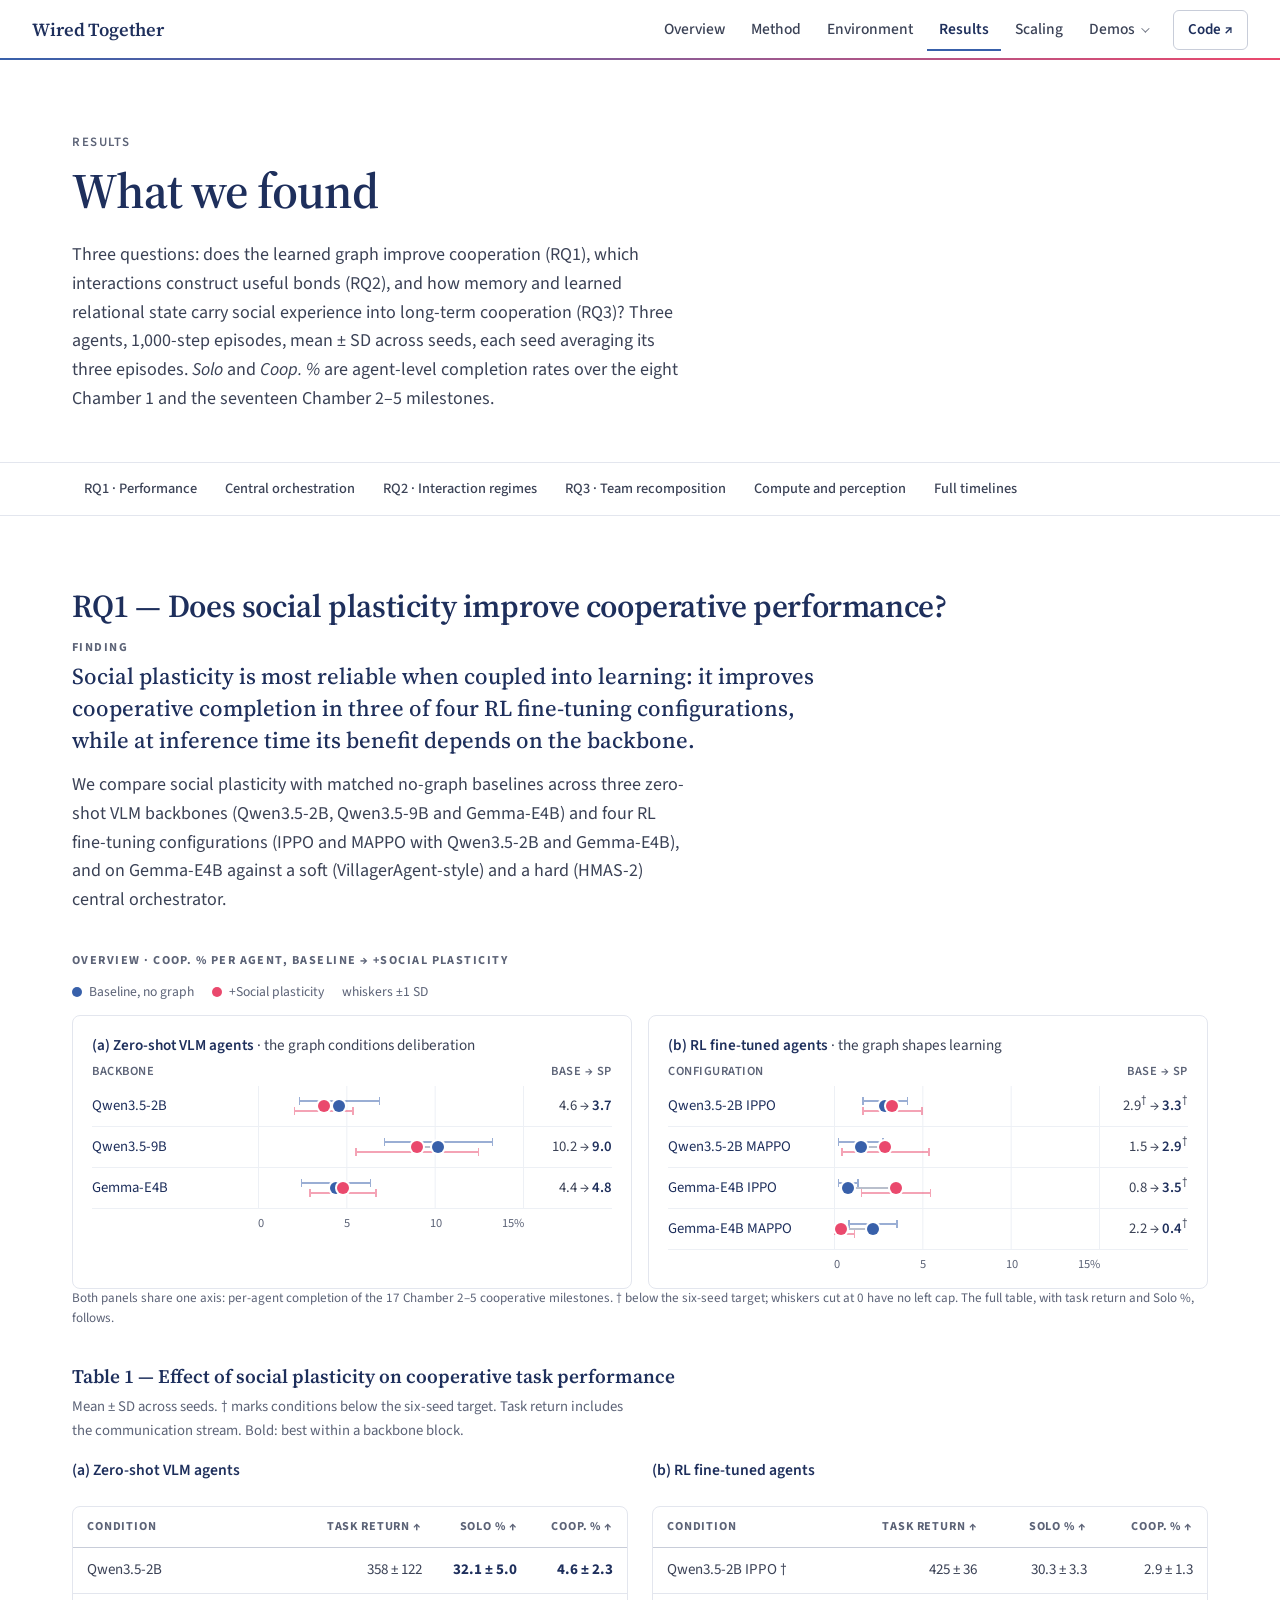
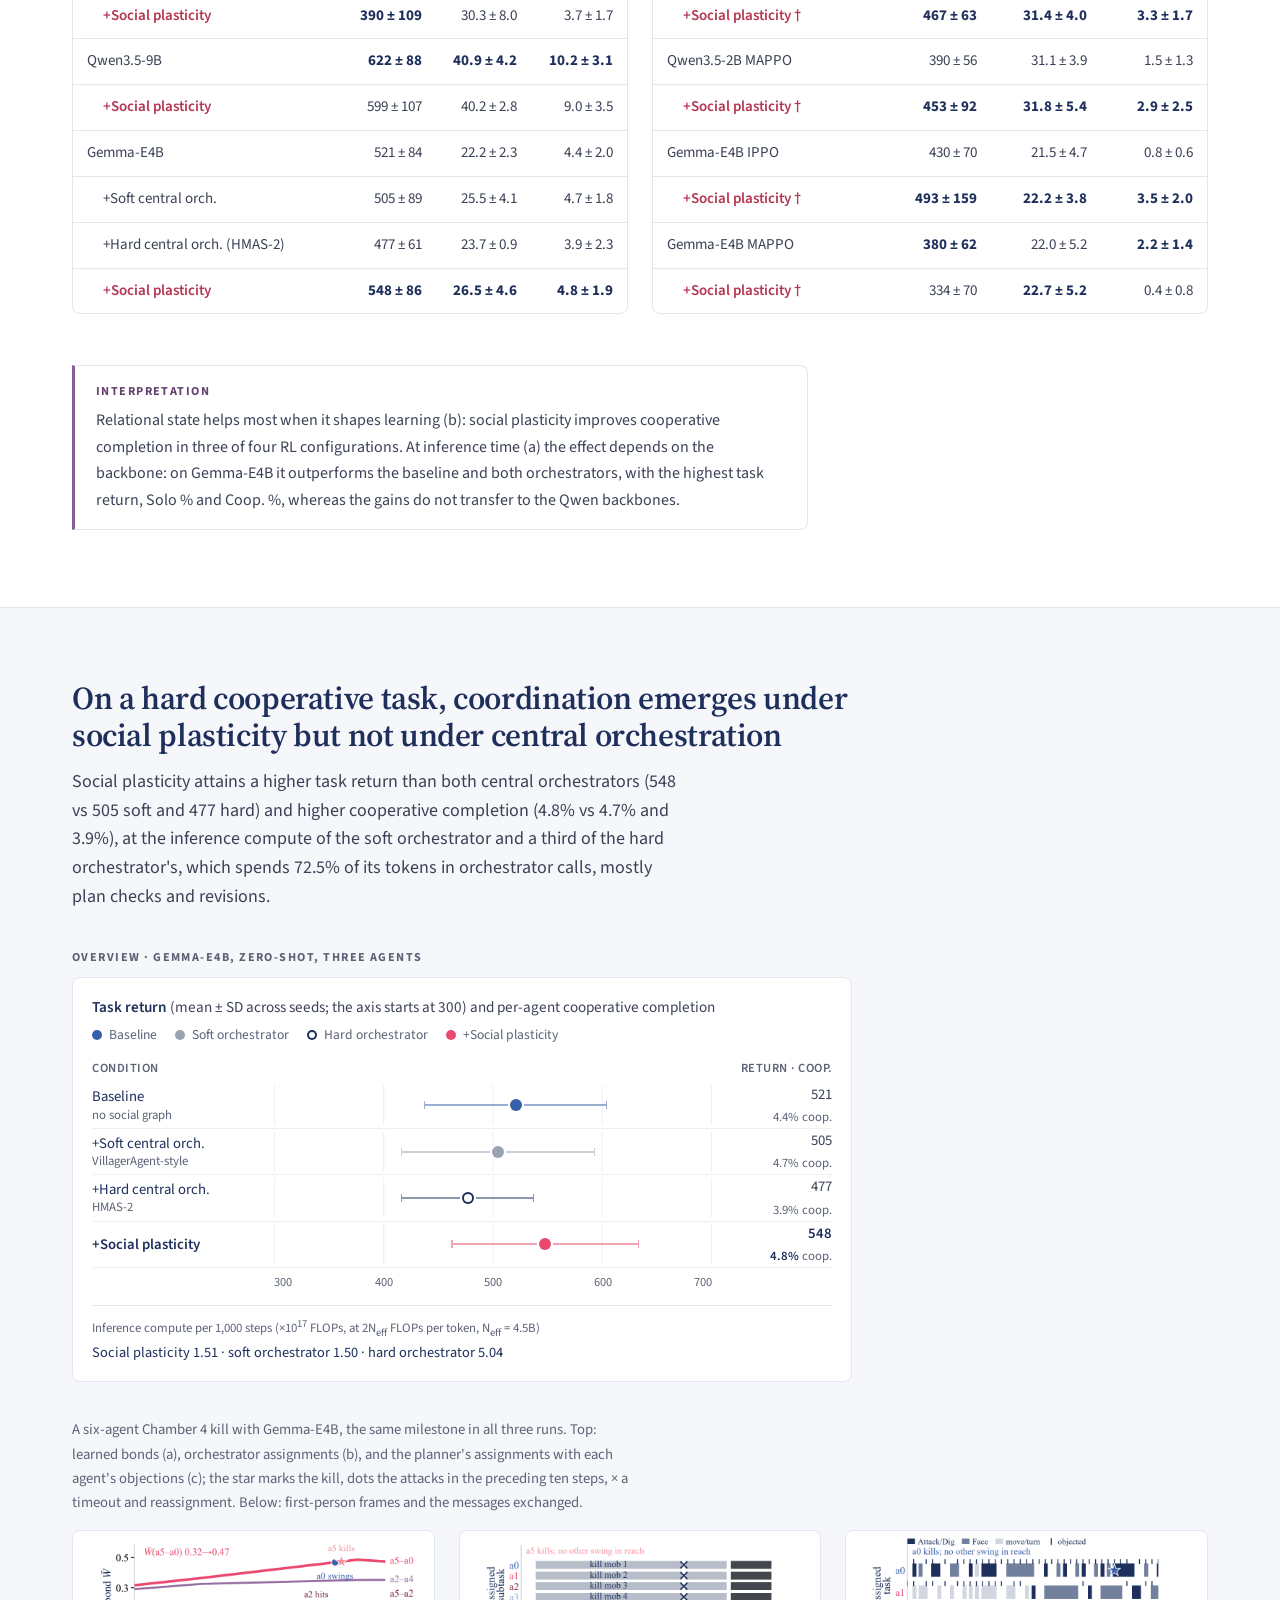
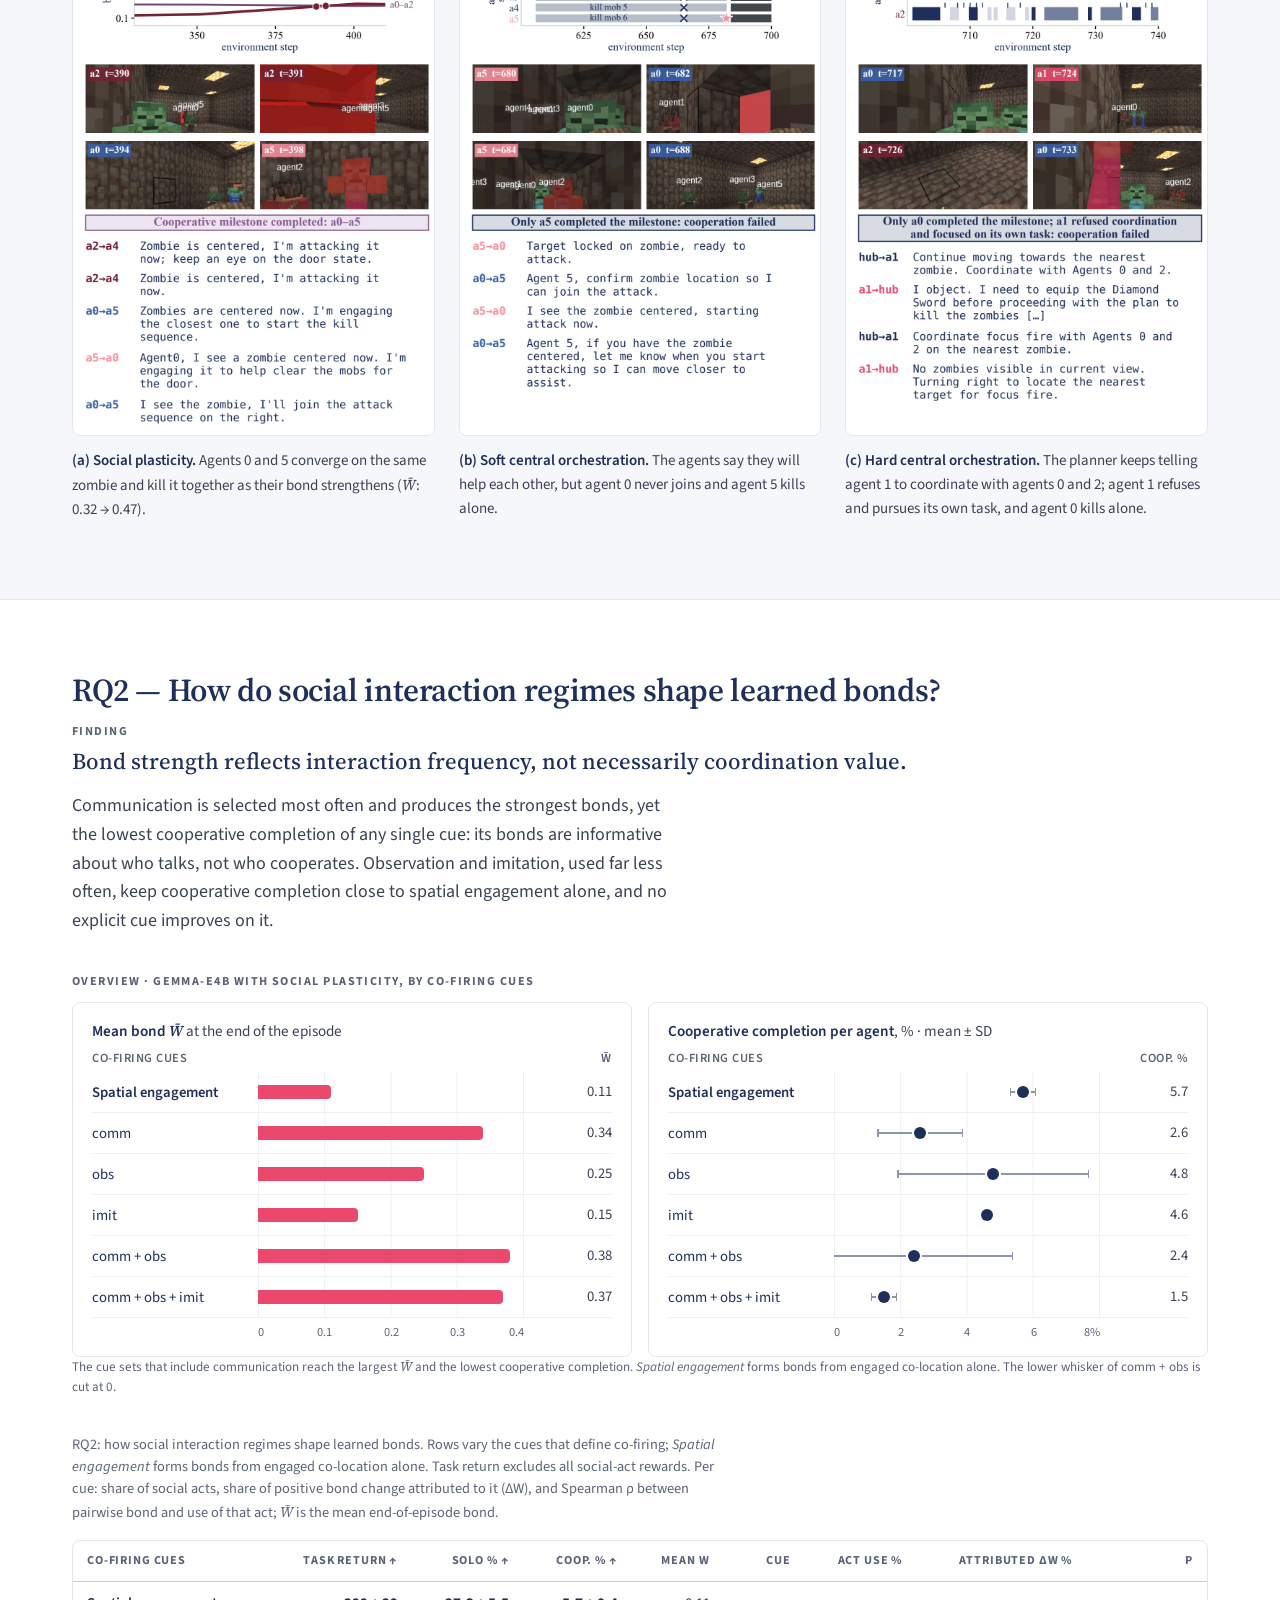
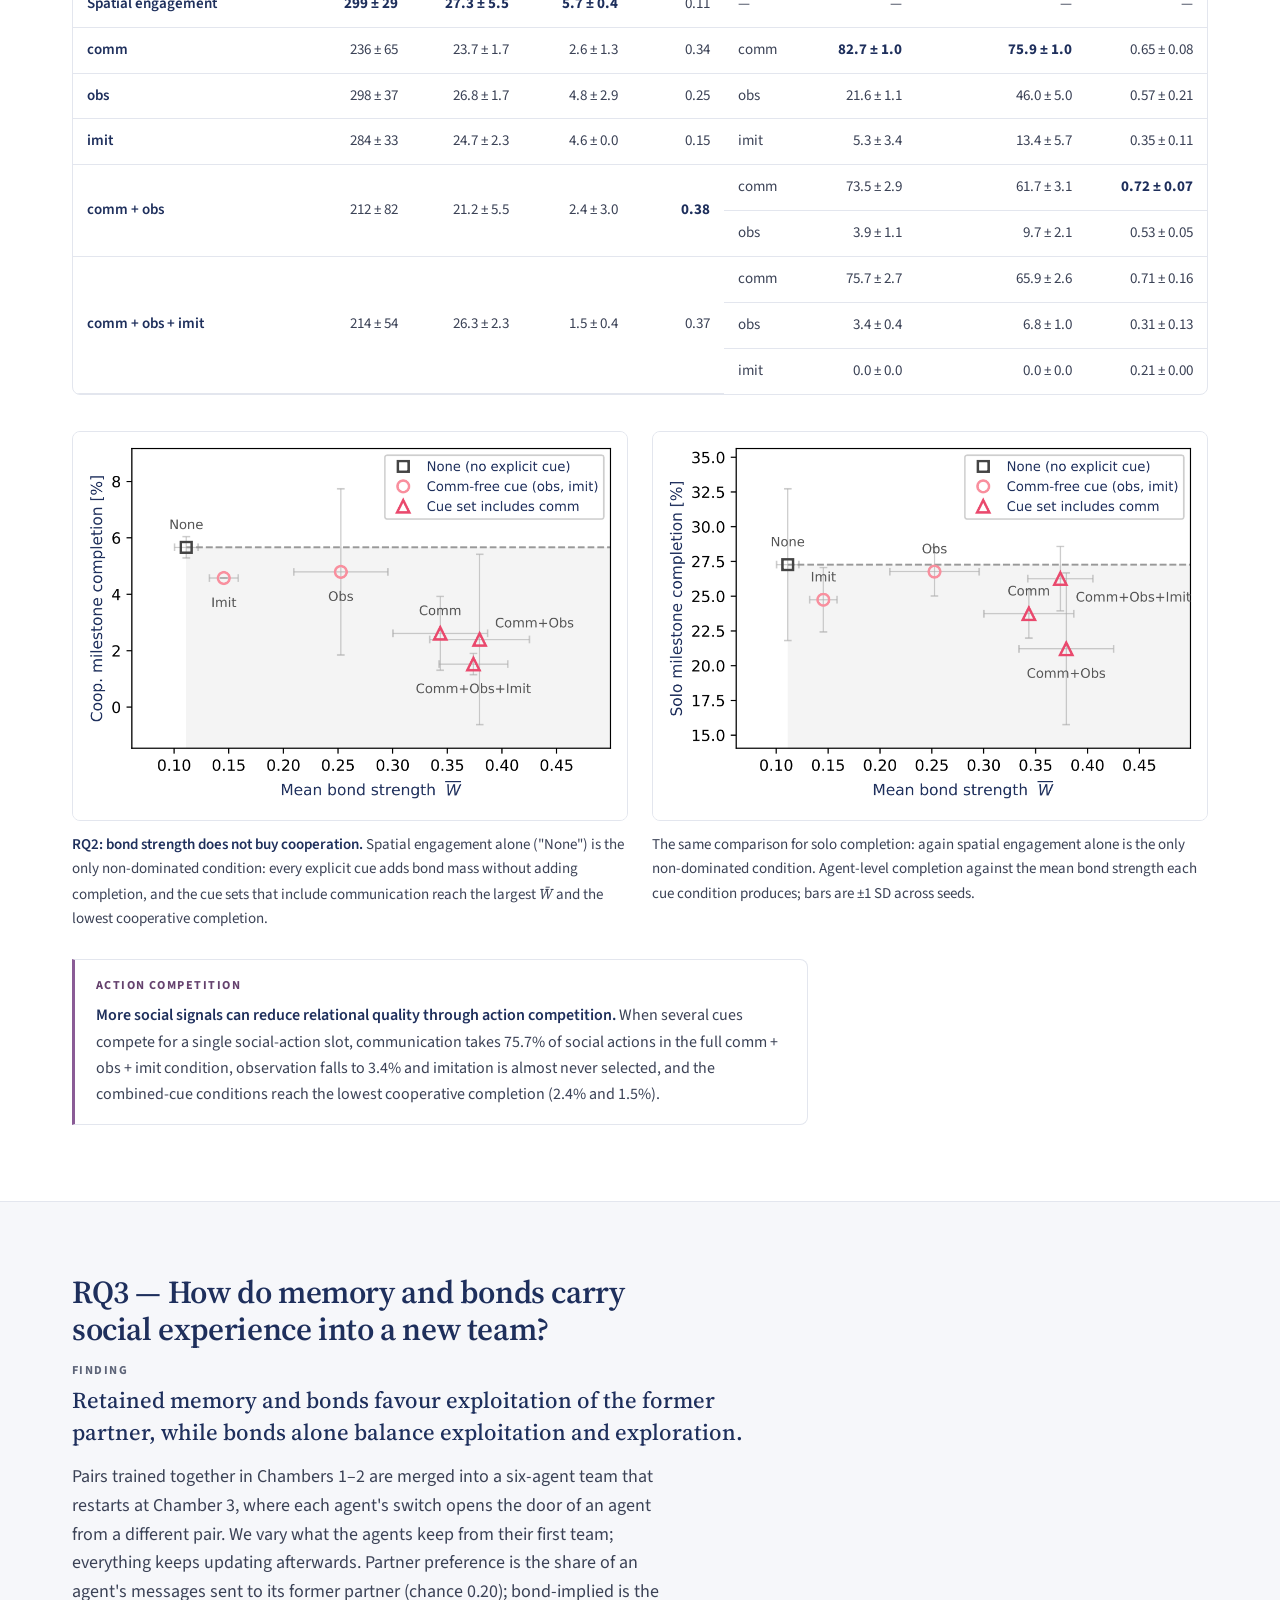
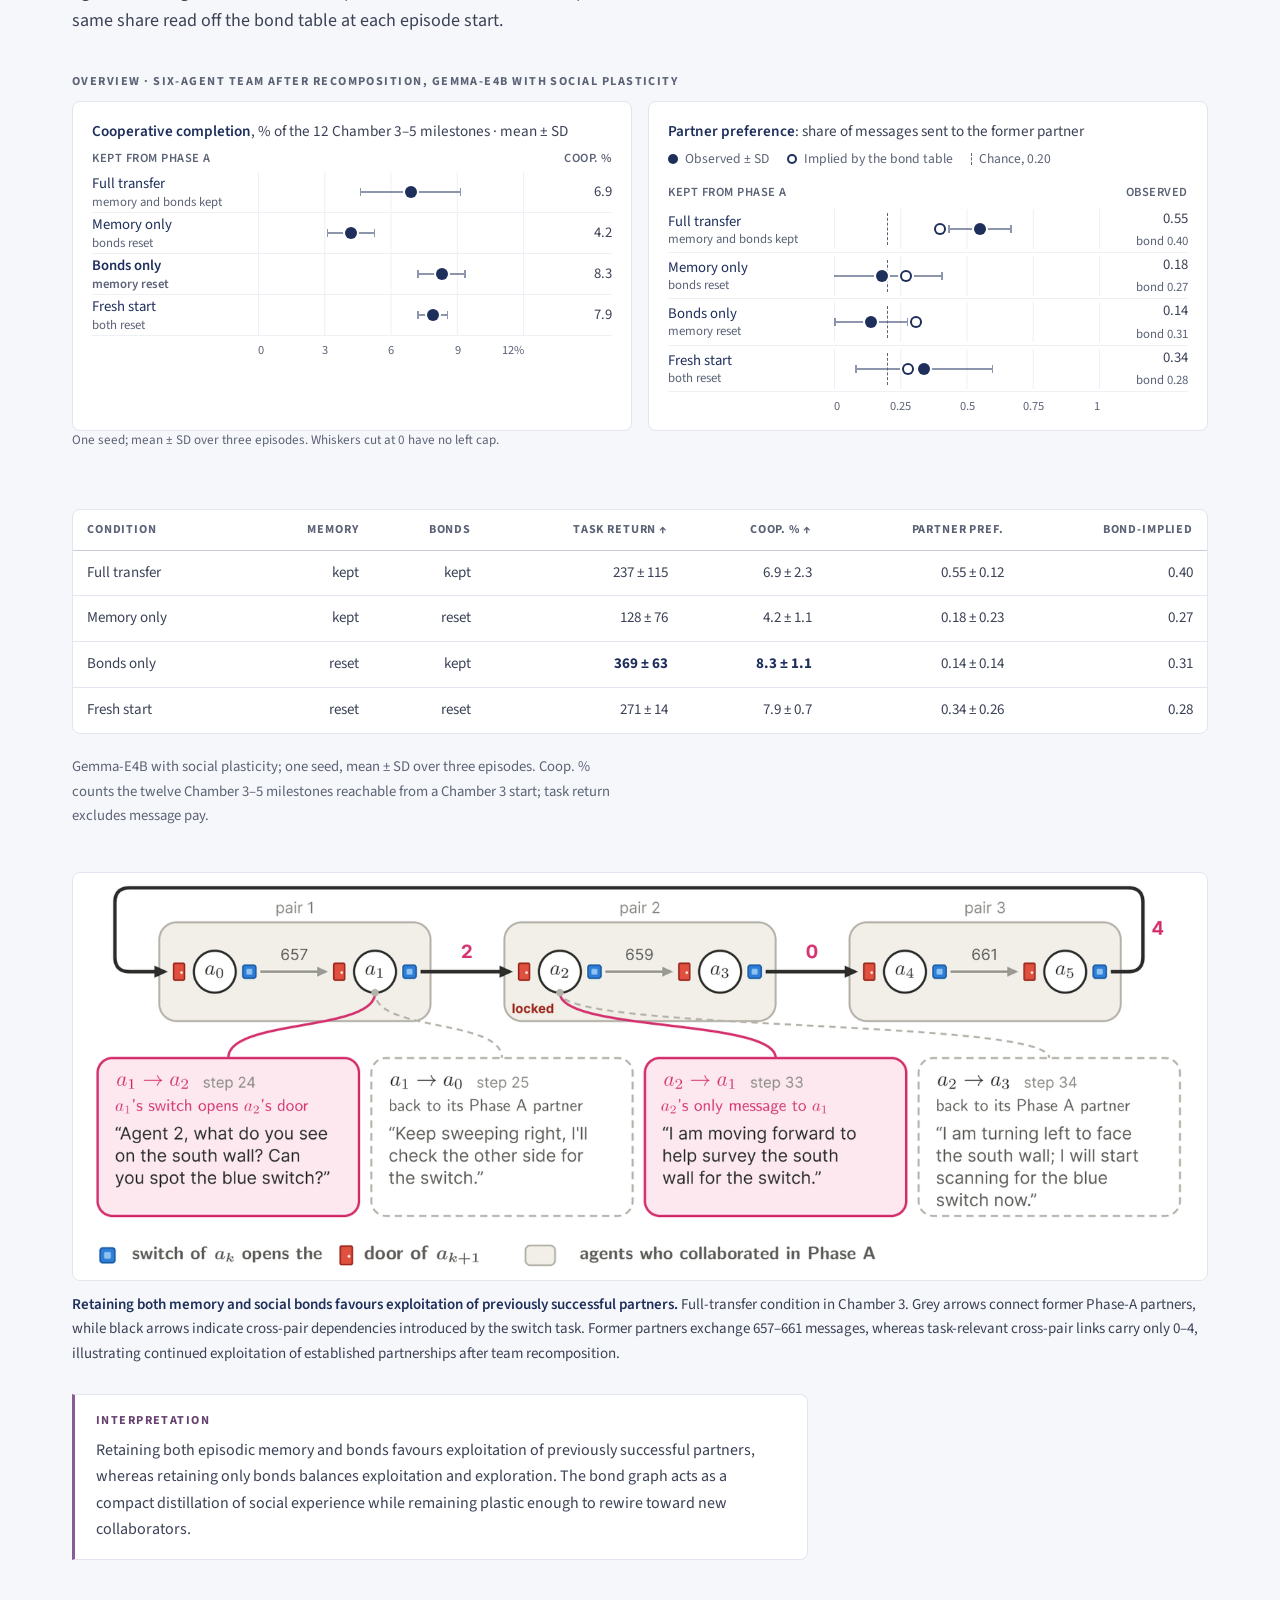
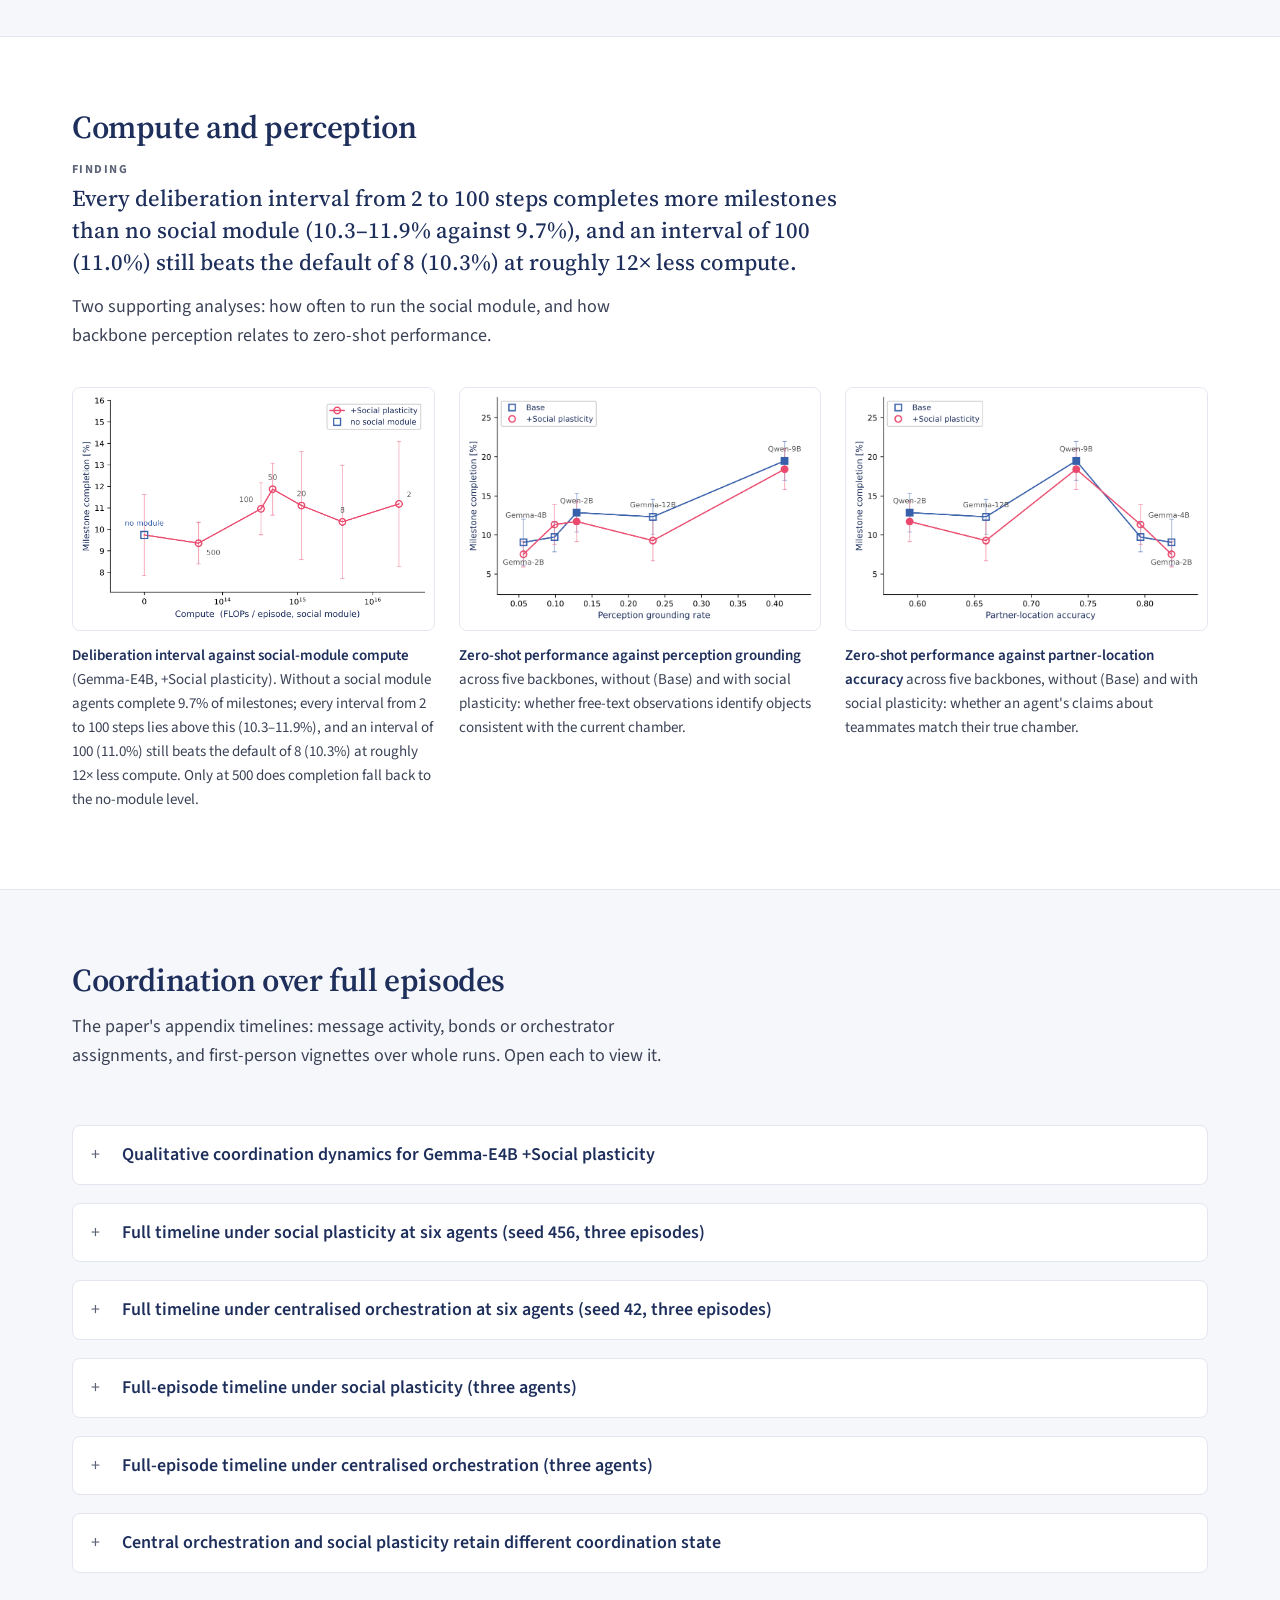
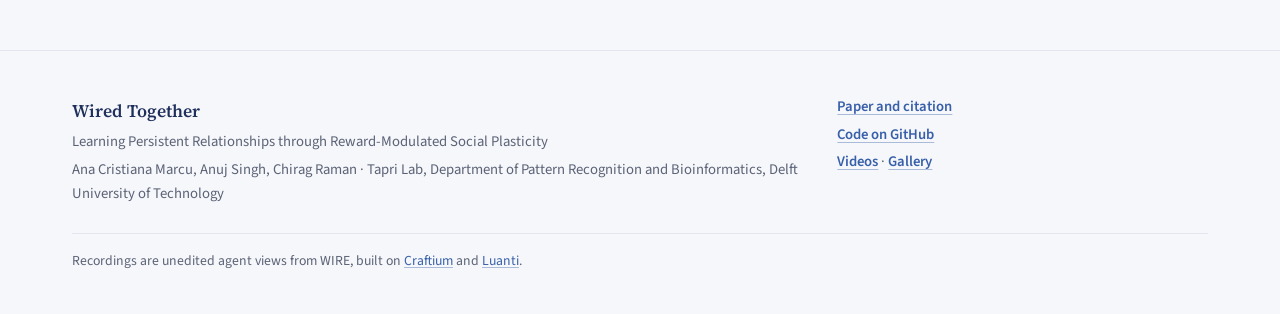
<file: results.html>
<!DOCTYPE html>
<html lang="en">
<head>
<!-- layout:head -->
<meta charset="utf-8">
<meta name="viewport" content="width=device-width, initial-scale=1">
<title>Results — Wired Together</title>
<meta name="description" content="RQ1–RQ3: social plasticity against baselines and central orchestration, interaction regimes, and memory and bonds after team recomposition.">
<link rel="canonical" href="https://anacmarcu.github.io/wired-together-page/results.html">
<meta property="og:title" content="Wired Together: Learning Persistent Relationships through Reward-Modulated Social Plasticity">
<meta property="og:description" content="RQ1–RQ3: social plasticity against baselines and central orchestration, interaction regimes, and memory and bonds after team recomposition.">
<meta property="og:type" content="website">
<meta property="og:url" content="https://anacmarcu.github.io/wired-together-page/results.html">
<meta property="og:image" content="https://anacmarcu.github.io/wired-together-page/assets/figures/graph_formation.png">
<meta property="og:image:width" content="1800">
<meta property="og:image:height" content="895">
<meta property="og:image:alt" content="Learning and using persistent social relationships: social signals define co-firing, reward-modulated plasticity updates directed bonds, and the social graph shapes behaviour.">
<meta name="twitter:card" content="summary_large_image">
<meta name="twitter:title" content="Wired Together: Learning Persistent Relationships through Reward-Modulated Social Plasticity">
<meta name="twitter:description" content="RQ1–RQ3: social plasticity against baselines and central orchestration, interaction regimes, and memory and bonds after team recomposition.">
<meta name="twitter:image" content="https://anacmarcu.github.io/wired-together-page/assets/figures/graph_formation.png">
<meta name="theme-color" content="#1e2f5c">
<link rel="icon" type="image/png" href="assets/figures/logo_tapri.png">
<script>document.documentElement.classList.add("js");</script>
<link rel="preconnect" href="https://fonts.googleapis.com">
<link rel="preconnect" href="https://fonts.gstatic.com" crossorigin>
<link rel="stylesheet" href="https://fonts.googleapis.com/css2?family=Source+Sans+3:ital,wght@0,400;0,500;0,600;0,700;1,400&family=Source+Serif+4:ital,opsz,wght@0,8..60,400;0,8..60,500;0,8..60,600;1,8..60,400&display=swap">
<link rel="stylesheet" href="assets/css/style.css?v=20261016b">
<!-- /layout:head -->
</head>
<body class="subpage">
<!-- layout:nav -->
<a class="skip" href="#main">Skip to content</a>
<nav id="navbar" aria-label="Main">
  <div class="bar">
    <a class="brand" href="index.html">Wired Together</a>
    <button class="menu-btn" type="button" aria-expanded="false" aria-controls="nav-menu" hidden><span class="burger" aria-hidden="true"></span>Menu</button>
    <div class="menu" id="nav-menu">
      <ul class="pages">
        <li><a href="index.html">Overview</a></li>
        <li><a href="method.html">Method</a></li>
        <li><a href="environment.html">Environment</a></li>
        <li><a href="results.html" aria-current="page">Results</a></li>
        <li><a href="scaling.html">Scaling</a></li>
        <li class="group">
          <a class="group-link" href="videos.html">Demos<span class="caret" aria-hidden="true"></span></a>
          <ul class="sub" aria-label="Demos">
            <li><a href="videos.html">Videos<span class="blurb">Curated moments, condition by condition</span></a></li>
            <li><a href="gallery.html">Gallery<span class="blurb">Every mined success and failure</span></a></li>
          </ul>
        </li>
      </ul>
      <a class="ext" href="https://github.com/tapri-lab/wired-together">Code<span aria-hidden="true"> ↗</span></a>
    </div>
  </div>
</nav>
<!-- /layout:nav -->

<main id="main">
<header class="page-head">
  <div class="container">
    <p class="eyebrow">Results</p>
    <h1>What we found</h1>
    <p class="lede">Three questions: does the learned graph improve cooperation (RQ1), which interactions construct useful bonds (RQ2), and how memory and learned relational state carry social experience into long-term cooperation (RQ3)? Three agents, 1,000-step episodes, mean ± SD across seeds, each seed averaging its three episodes. <em>Solo</em> and <em>Coop. %</em> are agent-level completion rates over the eight Chamber 1 and the seventeen Chamber 2–5 milestones.</p>
  </div>
</header>
<nav class="subnav" aria-label="On this page"><ul><li><a href="#rq1">RQ1 · Performance</a></li><li><a href="#orchestration">Central orchestration</a></li><li><a href="#rq2">RQ2 · Interaction regimes</a></li><li><a href="#rq3">RQ3 · Team recomposition</a></li><li><a href="#more">Compute and perception</a></li><li><a href="#timelines">Full timelines</a></li></ul></nav>

<section class="main" id="rq1" aria-labelledby="rq1-h">
  <header>
    <div class="container">
      <h2 id="rq1-h">RQ1 — Does social plasticity improve cooperative performance?</h2>
      <p class="finding-line"><span class="label">Finding</span>Social plasticity is most reliable when coupled into learning: it improves cooperative completion in three of four RL fine-tuning configurations, while at inference time its benefit depends on the backbone.</p>
      <p class="lede">We compare social plasticity with matched no-graph baselines across three zero-shot VLM backbones (Qwen3.5-2B, Qwen3.5-9B and Gemma-E4B) and four RL fine-tuning configurations (IPPO and MAPPO with Qwen3.5-2B and Gemma-E4B), and on Gemma-E4B against a soft (VillagerAgent-style) and a hard (HMAS-2) central orchestrator.</p>
    </div>
  </header>
  <div class="content">
    <div class="container">
      <div class="overview">
        <span class="label">Overview · Coop. % per agent, baseline → +social plasticity</span>
        <ul class="chart-legend" aria-hidden="true"><li><i class="mk base"></i>Baseline, no graph</li><li><i class="mk sp"></i>+Social plasticity</li><li>whiskers ±1 SD</li></ul>
        <div class="chart-pair">
          <figure class="chart" aria-labelledby="ov1a">
            <figcaption class="chart-title" id="ov1a"><strong>(a) Zero-shot VLM agents</strong> · the graph conditions deliberation</figcaption>
<div class="plot" role="table" aria-label="Zero-shot cooperative completion per agent" style="--lo:0; --hi:15; --nt:3">
  <div class="plot-row head" role="row"><span role="columnheader">Backbone</span><span aria-hidden="true"></span><span role="columnheader">Base → SP</span></div>
  <div class="plot-row" role="row">
    <span class="plot-label" role="rowheader">Qwen3.5-2B</span>
    <span class="track" aria-hidden="true"><i class="link" style="--a:4.6; --b:3.7"></i><i class="err up base" style="--a:2.3; --b:6.9"></i><i class="err down sp" style="--a:2; --b:5.4"></i><i class="dot base" style="--v:4.6" title="Baseline: 4.6 ± 2.3%"></i><i class="dot sp" style="--v:3.7" title="+Social plasticity: 3.7 ± 1.7%"></i></span>
    <span class="plot-val" role="cell">4.6 → <b>3.7</b><span class="sr-only"> percent; ±2.3 and ±1.7</span></span>
  </div>
  <div class="plot-row" role="row">
    <span class="plot-label" role="rowheader">Qwen3.5-9B</span>
    <span class="track" aria-hidden="true"><i class="link" style="--a:10.2; --b:9"></i><i class="err up base" style="--a:7.1; --b:13.3"></i><i class="err down sp" style="--a:5.5; --b:12.5"></i><i class="dot base" style="--v:10.2" title="Baseline: 10.2 ± 3.1%"></i><i class="dot sp" style="--v:9" title="+Social plasticity: 9.0 ± 3.5%"></i></span>
    <span class="plot-val" role="cell">10.2 → <b>9.0</b><span class="sr-only"> percent; ±3.1 and ±3.5</span></span>
  </div>
  <div class="plot-row" role="row">
    <span class="plot-label" role="rowheader">Gemma-E4B</span>
    <span class="track" aria-hidden="true"><i class="link" style="--a:4.4; --b:4.8"></i><i class="err up base" style="--a:2.4; --b:6.4"></i><i class="err down sp" style="--a:2.9; --b:6.7"></i><i class="dot base" style="--v:4.4" title="Baseline: 4.4 ± 2.0%"></i><i class="dot sp" style="--v:4.8" title="+Social plasticity: 4.8 ± 1.9%"></i></span>
    <span class="plot-val" role="cell">4.4 → <b>4.8</b><span class="sr-only"> percent; ±2.0 and ±1.9</span></span>
  </div>
  <div class="plot-row axis-row" aria-hidden="true"><span></span><span class="axis"><span style="--v:0">0</span><span style="--v:5">5</span><span style="--v:10">10</span><span style="--v:15">15%</span></span><span></span></div>
</div>
          </figure>
          <figure class="chart" aria-labelledby="ov1b">
            <figcaption class="chart-title" id="ov1b"><strong>(b) RL fine-tuned agents</strong> · the graph shapes learning</figcaption>
<div class="plot" role="table" aria-label="RL fine-tuned cooperative completion per agent" style="--lo:0; --hi:15; --nt:3">
  <div class="plot-row head" role="row"><span role="columnheader">Configuration</span><span aria-hidden="true"></span><span role="columnheader">Base → SP</span></div>
  <div class="plot-row" role="row">
    <span class="plot-label" role="rowheader">Qwen3.5-2B IPPO</span>
    <span class="track" aria-hidden="true"><i class="link" style="--a:2.9; --b:3.3"></i><i class="err up base" style="--a:1.6; --b:4.2"></i><i class="err down sp" style="--a:1.6; --b:5"></i><i class="dot base" style="--v:2.9" title="Baseline: 2.9 ± 1.3%"></i><i class="dot sp" style="--v:3.3" title="+Social plasticity: 3.3 ± 1.7%"></i></span>
    <span class="plot-val" role="cell">2.9<sup>†</sup> → <b>3.3</b><sup>†</sup><span class="sr-only"> percent; ±1.3 and ±1.7</span></span>
  </div>
  <div class="plot-row" role="row">
    <span class="plot-label" role="rowheader">Qwen3.5-2B MAPPO</span>
    <span class="track" aria-hidden="true"><i class="link" style="--a:1.5; --b:2.9"></i><i class="err up base" style="--a:0.2; --b:2.8"></i><i class="err down sp" style="--a:0.4; --b:5.4"></i><i class="dot base" style="--v:1.5" title="Baseline: 1.5 ± 1.3%"></i><i class="dot sp" style="--v:2.9" title="+Social plasticity: 2.9 ± 2.5%"></i></span>
    <span class="plot-val" role="cell">1.5 → <b>2.9</b><sup>†</sup><span class="sr-only"> percent; ±1.3 and ±2.5</span></span>
  </div>
  <div class="plot-row" role="row">
    <span class="plot-label" role="rowheader">Gemma-E4B IPPO</span>
    <span class="track" aria-hidden="true"><i class="link" style="--a:0.8; --b:3.5"></i><i class="err up base" style="--a:0.2; --b:1.4"></i><i class="err down sp" style="--a:1.5; --b:5.5"></i><i class="dot base" style="--v:0.8" title="Baseline: 0.8 ± 0.6%"></i><i class="dot sp" style="--v:3.5" title="+Social plasticity: 3.5 ± 2.0%"></i></span>
    <span class="plot-val" role="cell">0.8 → <b>3.5</b><sup>†</sup><span class="sr-only"> percent; ±0.6 and ±2.0</span></span>
  </div>
  <div class="plot-row" role="row">
    <span class="plot-label" role="rowheader">Gemma-E4B MAPPO</span>
    <span class="track" aria-hidden="true"><i class="link" style="--a:2.2; --b:0.4"></i><i class="err up base" style="--a:0.8; --b:3.6"></i><i class="err down sp open" style="--a:0; --b:1.2"></i><i class="dot base" style="--v:2.2" title="Baseline: 2.2 ± 1.4%"></i><i class="dot sp" style="--v:0.4" title="+Social plasticity: 0.4 ± 0.8%"></i></span>
    <span class="plot-val" role="cell">2.2 → <b>0.4</b><sup>†</sup><span class="sr-only"> percent; ±1.4 and ±0.8</span></span>
  </div>
  <div class="plot-row axis-row" aria-hidden="true"><span></span><span class="axis"><span style="--v:0">0</span><span style="--v:5">5</span><span style="--v:10">10</span><span style="--v:15">15%</span></span><span></span></div>
</div>
          </figure>
        </div>
        <p class="chart-foot">Both panels share one axis: per-agent completion of the 17 Chamber 2–5 cooperative milestones. † below the six-seed target; whiskers cut at 0 have no left cap. The full table, with task return and Solo %, follows.</p>
      </div>

      <h3 class="table-title">Table 1 — Effect of social plasticity on cooperative task performance</h3>
      <p class="note">Mean ± SD across seeds. † marks conditions below the six-seed target. Task return includes the communication stream. Bold: best within a backbone block.</p>

      <div class="tables">
        <div>
          <h4>(a) Zero-shot VLM agents</h4>
          <div class="tablewrap">
          <table>
            <thead><tr><th>Condition</th><th>Task return ↑</th><th>Solo % ↑</th><th>Coop. % ↑</th></tr></thead>
            <tbody>
              <tr><td>Qwen3.5-2B</td><td>358 ± 122</td><td class="best">32.1 ± 5.0</td><td class="best">4.6 ± 2.3</td></tr>
              <tr class="sp-row"><td class="sub">+Social plasticity</td><td class="best">390 ± 109</td><td>30.3 ± 8.0</td><td>3.7 ± 1.7</td></tr>
              <tr class="sep"><td>Qwen3.5-9B</td><td class="best">622 ± 88</td><td class="best">40.9 ± 4.2</td><td class="best">10.2 ± 3.1</td></tr>
              <tr class="sp-row"><td class="sub">+Social plasticity</td><td>599 ± 107</td><td>40.2 ± 2.8</td><td>9.0 ± 3.5</td></tr>
              <tr class="sep"><td>Gemma-E4B</td><td>521 ± 84</td><td>22.2 ± 2.3</td><td>4.4 ± 2.0</td></tr>
              <tr><td class="sub">+Soft central orch.</td><td>505 ± 89</td><td>25.5 ± 4.1</td><td>4.7 ± 1.8</td></tr>
              <tr><td class="sub">+Hard central orch. (HMAS-2)</td><td>477 ± 61</td><td>23.7 ± 0.9</td><td>3.9 ± 2.3</td></tr>
              <tr class="sp-row"><td class="sub">+Social plasticity</td><td class="best">548 ± 86</td><td class="best">26.5 ± 4.6</td><td class="best">4.8 ± 1.9</td></tr>
            </tbody>
          </table>
          </div>
        </div>
        <div>
          <h4>(b) RL fine-tuned agents</h4>
          <div class="tablewrap">
          <table>
            <thead><tr><th>Condition</th><th>Task return ↑</th><th>Solo % ↑</th><th>Coop. % ↑</th></tr></thead>
            <tbody>
              <tr><td>Qwen3.5-2B IPPO †</td><td>425 ± 36</td><td>30.3 ± 3.3</td><td>2.9 ± 1.3</td></tr>
              <tr class="sp-row"><td class="sub">+Social plasticity †</td><td class="best">467 ± 63</td><td class="best">31.4 ± 4.0</td><td class="best">3.3 ± 1.7</td></tr>
              <tr class="sep"><td>Qwen3.5-2B MAPPO</td><td>390 ± 56</td><td>31.1 ± 3.9</td><td>1.5 ± 1.3</td></tr>
              <tr class="sp-row"><td class="sub">+Social plasticity †</td><td class="best">453 ± 92</td><td class="best">31.8 ± 5.4</td><td class="best">2.9 ± 2.5</td></tr>
              <tr class="sep"><td>Gemma-E4B IPPO</td><td>430 ± 70</td><td>21.5 ± 4.7</td><td>0.8 ± 0.6</td></tr>
              <tr class="sp-row"><td class="sub">+Social plasticity †</td><td class="best">493 ± 159</td><td class="best">22.2 ± 3.8</td><td class="best">3.5 ± 2.0</td></tr>
              <tr class="sep"><td>Gemma-E4B MAPPO</td><td class="best">380 ± 62</td><td>22.0 ± 5.2</td><td class="best">2.2 ± 1.4</td></tr>
              <tr class="sp-row"><td class="sub">+Social plasticity †</td><td>334 ± 70</td><td class="best">22.7 ± 5.2</td><td>0.4 ± 0.8</td></tr>
            </tbody>
          </table>
          </div>
        </div>
      </div>

      <div class="interpret"><span class="label">Interpretation</span>Relational state helps most when it shapes learning (b): social plasticity improves cooperative completion in three of four RL configurations. At inference time (a) the effect depends on the backbone: on Gemma-E4B it outperforms the baseline and both orchestrators, with the highest task return, Solo % and Coop. %, whereas the gains do not transfer to the Qwen backbones.</div>

    </div>
  </div>
</section>

<section class="main alt" id="orchestration" aria-labelledby="orchestration-h">
  <header>
    <div class="container">
      <h2 id="orchestration-h">On a hard cooperative task, coordination emerges under social plasticity but not under central orchestration</h2>
      <p class="lede">Social plasticity attains a higher task return than both central orchestrators (548 vs 505 soft and 477 hard) and higher cooperative completion (4.8% vs 4.7% and 3.9%), at the inference compute of the soft orchestrator and a third of the hard orchestrator's, which spends 72.5% of its tokens in orchestrator calls, mostly plan checks and revisions.</p>
    </div>
  </header>
  <div class="content">
    <div class="container">
      <div class="overview">
        <span class="label">Overview · Gemma-E4B, zero-shot, three agents</span>
        <figure class="chart chart-narrow" aria-labelledby="ov2">
          <figcaption class="chart-title" id="ov2"><strong>Task return</strong> (mean ± SD across seeds; the axis starts at 300) and per-agent cooperative completion</figcaption>
          <ul class="chart-legend" aria-hidden="true"><li><i class="mk base"></i>Baseline</li><li><i class="mk soft"></i>Soft orchestrator</li><li><i class="mk hollow hard"></i>Hard orchestrator</li><li><i class="mk sp"></i>+Social plasticity</li></ul>
<div class="plot" role="table" aria-label="Task return and cooperative completion by condition" style="--lo:300; --hi:700; --nt:4; --val-w:6.6rem">
  <div class="plot-row head" role="row"><span role="columnheader">Condition</span><span aria-hidden="true"></span><span role="columnheader">Return · Coop.</span></div>
  <div class="plot-row" role="row">
    <span class="plot-label" role="rowheader">Baseline <span class="sub-label">no social graph</span></span>
    <span class="track" aria-hidden="true"><i class="err base" style="--a:437; --b:605"></i><i class="dot base" style="--v:521" title="Baseline: 521 ± 84"></i></span>
    <span class="plot-val" role="cell">521 <span class="x2">4.4% coop.</span></span>
  </div>
  <div class="plot-row" role="row">
    <span class="plot-label" role="rowheader">+Soft central orch. <span class="sub-label">VillagerAgent-style</span></span>
    <span class="track" aria-hidden="true"><i class="err soft" style="--a:416; --b:594"></i><i class="dot soft" style="--v:505" title="Soft central orchestrator: 505 ± 89"></i></span>
    <span class="plot-val" role="cell">505 <span class="x2">4.7% coop.</span></span>
  </div>
  <div class="plot-row" role="row">
    <span class="plot-label" role="rowheader">+Hard central orch. <span class="sub-label">HMAS-2</span></span>
    <span class="track" aria-hidden="true"><i class="err hard" style="--a:416; --b:538"></i><i class="dot hollow hard" style="--v:477" title="Hard central orchestrator: 477 ± 61"></i></span>
    <span class="plot-val" role="cell">477 <span class="x2">3.9% coop.</span></span>
  </div>
  <div class="plot-row" role="row">
    <span class="plot-label em" role="rowheader">+Social plasticity</span>
    <span class="track" aria-hidden="true"><i class="err sp" style="--a:462; --b:634"></i><i class="dot sp" style="--v:548" title="+Social plasticity: 548 ± 86"></i></span>
    <span class="plot-val" role="cell"><b>548</b> <span class="x2"><b>4.8%</b> coop.</span></span>
  </div>
  <div class="plot-row axis-row" aria-hidden="true"><span></span><span class="axis"><span style="--v:300">300</span><span style="--v:400">400</span><span style="--v:500">500</span><span style="--v:600">600</span><span style="--v:700">700</span></span><span></span></div>
</div>
          <dl class="chart-sub"><div class="full"><dt>Inference compute per 1,000 steps (×10<sup>17</sup> FLOPs, at 2N<sub>eff</sub> FLOPs per token, N<sub>eff</sub> = 4.5B)</dt><dd>Social plasticity 1.51 · soft orchestrator 1.50 · hard orchestrator 5.04</dd></div></dl>
        </figure>
      </div>
      <p class="note">A six-agent Chamber 4 kill with Gemma-E4B, the same milestone in all three runs. Top: learned bonds (a), orchestrator assignments (b), and the planner's assignments with each agent's objections (c); the star marks the kill, dots the attacks in the preceding ten steps, × a timeout and reassignment. Below: first-person frames and the messages exchanged.</p>
      <div class="row three">
        <figure>
          <span class="image fit framed"><img src="assets/figures/cf6_plasticity.png" alt="Social plasticity: bond strengths over the interval, first-person frames and messages; two agents converge on one zombie and kill it together." loading="lazy"></span>
          <figcaption><strong>(a) Social plasticity.</strong> Agents 0 and 5 converge on the same zombie and kill it together as their bond strengthens (<span class="m">W̄</span>: 0.32 → 0.47).</figcaption>
        </figure>
        <figure>
          <span class="image fit framed"><img src="assets/figures/cf6_soft.png" alt="Soft central orchestration: task assignments, frames and messages; agents say they will help, but one never joins." loading="lazy"></span>
          <figcaption><strong>(b) Soft central orchestration.</strong> The agents say they will help each other, but agent 0 never joins and agent 5 kills alone.</figcaption>
        </figure>
        <figure>
          <span class="image fit framed"><img src="assets/figures/cf6_hard.png" alt="Hard central orchestration: the planner's assignments with objections, frames and messages; agent 1 refuses to coordinate and agent 0 kills alone." loading="lazy"></span>
          <figcaption><strong>(c) Hard central orchestration.</strong> The planner keeps telling agent 1 to coordinate with agents 0 and 2; agent 1 refuses and pursues its own task, and agent 0 kills alone.</figcaption>
        </figure>
      </div>

    </div>
  </div>
</section>

<section class="main" id="rq2" aria-labelledby="rq2-h">
  <header>
    <div class="container">
      <h2 id="rq2-h">RQ2 — How do social interaction regimes shape learned bonds?</h2>
      <p class="finding-line"><span class="label">Finding</span>Bond strength reflects interaction frequency, not necessarily coordination value.</p>
      <p class="lede">Communication is selected most often and produces the strongest bonds, yet the lowest cooperative completion of any single cue: its bonds are informative about who talks, not who cooperates. Observation and imitation, used far less often, keep cooperative completion close to spatial engagement alone, and no explicit cue improves on it.</p>
    </div>
  </header>
  <div class="content">
    <div class="container">
      <div class="overview">
        <span class="label">Overview · Gemma-E4B with social plasticity, by co-firing cues</span>
        <div class="chart-pair">
          <figure class="chart" aria-labelledby="ov3a">
            <figcaption class="chart-title" id="ov3a"><strong>Mean bond <span class="m">W̄</span></strong> at the end of the episode</figcaption>
<div class="plot" role="table" aria-label="Mean end-of-episode bond by co-firing cues" style="--lo:0; --hi:0.4; --nt:4">
  <div class="plot-row head" role="row"><span role="columnheader">Co-firing cues</span><span aria-hidden="true"></span><span role="columnheader">W̄</span></div>
  <div class="plot-row" role="row">
    <span class="plot-label em" role="rowheader">Spatial engagement</span>
    <span class="track" aria-hidden="true"><i class="bar sp" style="--v:0.11" title="Spatial engagement: mean W 0.11"></i></span>
    <span class="plot-val" role="cell">0.11</span>
  </div>
  <div class="plot-row" role="row">
    <span class="plot-label" role="rowheader">comm</span>
    <span class="track" aria-hidden="true"><i class="bar sp" style="--v:0.34" title="comm: mean W 0.34"></i></span>
    <span class="plot-val" role="cell">0.34</span>
  </div>
  <div class="plot-row" role="row">
    <span class="plot-label" role="rowheader">obs</span>
    <span class="track" aria-hidden="true"><i class="bar sp" style="--v:0.25" title="obs: mean W 0.25"></i></span>
    <span class="plot-val" role="cell">0.25</span>
  </div>
  <div class="plot-row" role="row">
    <span class="plot-label" role="rowheader">imit</span>
    <span class="track" aria-hidden="true"><i class="bar sp" style="--v:0.15" title="imit: mean W 0.15"></i></span>
    <span class="plot-val" role="cell">0.15</span>
  </div>
  <div class="plot-row" role="row">
    <span class="plot-label" role="rowheader">comm + obs</span>
    <span class="track" aria-hidden="true"><i class="bar sp" style="--v:0.38" title="comm + obs: mean W 0.38"></i></span>
    <span class="plot-val" role="cell">0.38</span>
  </div>
  <div class="plot-row" role="row">
    <span class="plot-label" role="rowheader">comm + obs + imit</span>
    <span class="track" aria-hidden="true"><i class="bar sp" style="--v:0.37" title="comm + obs + imit: mean W 0.37"></i></span>
    <span class="plot-val" role="cell">0.37</span>
  </div>
  <div class="plot-row axis-row" aria-hidden="true"><span></span><span class="axis"><span style="--v:0">0</span><span style="--v:0.1">0.1</span><span style="--v:0.2">0.2</span><span style="--v:0.3">0.3</span><span style="--v:0.4">0.4</span></span><span></span></div>
</div>
          </figure>
          <figure class="chart" aria-labelledby="ov3b">
            <figcaption class="chart-title" id="ov3b"><strong>Cooperative completion per agent</strong>, % · mean ± SD</figcaption>
<div class="plot" role="table" aria-label="Cooperative completion per agent by co-firing cues" style="--lo:0; --hi:8; --nt:4">
  <div class="plot-row head" role="row"><span role="columnheader">Co-firing cues</span><span aria-hidden="true"></span><span role="columnheader">Coop. %</span></div>
  <div class="plot-row" role="row">
    <span class="plot-label em" role="rowheader">Spatial engagement</span>
    <span class="track" aria-hidden="true"><i class="err ink" style="--a:5.3; --b:6.1"></i><i class="dot ink" style="--v:5.7" title="Spatial engagement: 5.7 ± 0.4%"></i></span>
    <span class="plot-val" role="cell">5.7<span class="sr-only"> percent, ±0.4</span></span>
  </div>
  <div class="plot-row" role="row">
    <span class="plot-label" role="rowheader">comm</span>
    <span class="track" aria-hidden="true"><i class="err ink" style="--a:1.3; --b:3.9"></i><i class="dot ink" style="--v:2.6" title="comm: 2.6 ± 1.3%"></i></span>
    <span class="plot-val" role="cell">2.6<span class="sr-only"> percent, ±1.3</span></span>
  </div>
  <div class="plot-row" role="row">
    <span class="plot-label" role="rowheader">obs</span>
    <span class="track" aria-hidden="true"><i class="err ink" style="--a:1.9; --b:7.7"></i><i class="dot ink" style="--v:4.8" title="obs: 4.8 ± 2.9%"></i></span>
    <span class="plot-val" role="cell">4.8<span class="sr-only"> percent, ±2.9</span></span>
  </div>
  <div class="plot-row" role="row">
    <span class="plot-label" role="rowheader">imit</span>
    <span class="track" aria-hidden="true"><i class="err ink" style="--a:4.6; --b:4.6"></i><i class="dot ink" style="--v:4.6" title="imit: 4.6 ± 0.0%"></i></span>
    <span class="plot-val" role="cell">4.6<span class="sr-only"> percent, ±0.0</span></span>
  </div>
  <div class="plot-row" role="row">
    <span class="plot-label" role="rowheader">comm + obs</span>
    <span class="track" aria-hidden="true"><i class="err ink open" style="--a:0; --b:5.4"></i><i class="dot ink" style="--v:2.4" title="comm + obs: 2.4 ± 3.0%"></i></span>
    <span class="plot-val" role="cell">2.4<span class="sr-only"> percent, ±3.0</span></span>
  </div>
  <div class="plot-row" role="row">
    <span class="plot-label" role="rowheader">comm + obs + imit</span>
    <span class="track" aria-hidden="true"><i class="err ink" style="--a:1.1; --b:1.9"></i><i class="dot ink" style="--v:1.5" title="comm + obs + imit: 1.5 ± 0.4%"></i></span>
    <span class="plot-val" role="cell">1.5<span class="sr-only"> percent, ±0.4</span></span>
  </div>
  <div class="plot-row axis-row" aria-hidden="true"><span></span><span class="axis"><span style="--v:0">0</span><span style="--v:2">2</span><span style="--v:4">4</span><span style="--v:6">6</span><span style="--v:8">8%</span></span><span></span></div>
</div>
          </figure>
        </div>
        <p class="chart-foot">The cue sets that include communication reach the largest <span class="m">W̄</span> and the lowest cooperative completion. <em>Spatial engagement</em> forms bonds from engaged co-location alone. The lower whisker of comm + obs is cut at 0.</p>
      </div>
      <p class="table-caption" id="rq2-table-cap">RQ2: how social interaction regimes shape learned bonds. Rows vary the cues that define co-firing; <em>Spatial engagement</em> forms bonds from engaged co-location alone. Task return excludes all social-act rewards. Per cue: share of social acts, share of positive bond change attributed to it (ΔW), and Spearman ρ between pairwise bond and use of that act; <span class="m">W̄</span> is the mean end-of-episode bond.</p>
      <div class="tablewrap">
      <table aria-describedby="rq2-table-cap">
        <thead><tr><th scope="col">Co-firing cues</th><th scope="col">Task return ↑</th><th scope="col">Solo % ↑</th><th scope="col">Coop. % ↑</th><th scope="col">Mean W</th><th scope="col">Cue</th><th scope="col">Act use %</th><th scope="col">Attributed ΔW %</th><th scope="col">ρ</th></tr></thead>
        <tbody>
          <tr><th scope="row">Spatial engagement</th><td class="best">299 ± 29</td><td class="best">27.3 ± 5.5</td><td class="best">5.7 ± 0.4</td><td>0.11</td><td class="cue">—</td><td>—</td><td>—</td><td>—</td></tr>
          <tr class="sep"><th scope="row">comm</th><td>236 ± 65</td><td>23.7 ± 1.7</td><td>2.6 ± 1.3</td><td>0.34</td><td class="cue">comm</td><td class="best">82.7 ± 1.0</td><td class="best">75.9 ± 1.0</td><td>0.65 ± 0.08</td></tr>
          <tr><th scope="row">obs</th><td>298 ± 37</td><td>26.8 ± 1.7</td><td>4.8 ± 2.9</td><td>0.25</td><td class="cue">obs</td><td>21.6 ± 1.1</td><td>46.0 ± 5.0</td><td>0.57 ± 0.21</td></tr>
          <tr><th scope="row">imit</th><td>284 ± 33</td><td>24.7 ± 2.3</td><td>4.6 ± 0.0</td><td>0.15</td><td class="cue">imit</td><td>5.3 ± 3.4</td><td>13.4 ± 5.7</td><td>0.35 ± 0.11</td></tr>
          <tr class="sep"><th scope="row" rowspan="2">comm + obs</th><td rowspan="2">212 ± 82</td><td rowspan="2">21.2 ± 5.5</td><td rowspan="2">2.4 ± 3.0</td><td rowspan="2" class="best">0.38</td><td class="cue">comm</td><td>73.5 ± 2.9</td><td>61.7 ± 3.1</td><td class="best">0.72 ± 0.07</td></tr>
          <tr><td class="cue">obs</td><td>3.9 ± 1.1</td><td>9.7 ± 2.1</td><td>0.53 ± 0.05</td></tr>
          <tr class="sep"><th scope="row" rowspan="3">comm + obs + imit</th><td rowspan="3">214 ± 54</td><td rowspan="3">26.3 ± 2.3</td><td rowspan="3">1.5 ± 0.4</td><td rowspan="3">0.37</td><td class="cue">comm</td><td>75.7 ± 2.7</td><td>65.9 ± 2.6</td><td>0.71 ± 0.16</td></tr>
          <tr><td class="cue">obs</td><td>3.4 ± 0.4</td><td>6.8 ± 1.0</td><td>0.31 ± 0.13</td></tr>
          <tr><td class="cue">imit</td><td>0.0 ± 0.0</td><td>0.0 ± 0.0</td><td>0.21 ± 0.00</td></tr>
        </tbody>
      </table>
      </div>
      <div class="row" style="margin-top: 2em;">
        <figure>
          <span class="image fit framed"><img src="assets/figures/rq2_pareto_coop.png" alt="Cooperative completion against mean bond strength for each co-firing cue." loading="lazy"></span>
          <figcaption><strong>RQ2: bond strength does not buy cooperation.</strong> Spatial engagement alone ("None") is the only non-dominated condition: every explicit cue adds bond mass without adding completion, and the cue sets that include communication reach the largest <span class="m">W̄</span> and the lowest cooperative completion.</figcaption>
        </figure>
        <figure>
          <span class="image fit framed"><img src="assets/figures/rq2_pareto_solo.png" alt="Solo completion against mean bond strength for each co-firing cue." loading="lazy"></span>
          <figcaption>The same comparison for solo completion: again spatial engagement alone is the only non-dominated condition. Agent-level completion against the mean bond strength each cue condition produces; bars are ±1 SD across seeds.</figcaption>
        </figure>
      </div>
      <div class="interpret"><span class="label">Action competition</span><strong>More social signals can reduce relational quality through action competition.</strong> When several cues compete for a single social-action slot, communication takes 75.7% of social actions in the full comm + obs + imit condition, observation falls to 3.4% and imitation is almost never selected, and the combined-cue conditions reach the lowest cooperative completion (2.4% and 1.5%).</div>
    </div>
  </div>
</section>

<section class="main alt" id="rq3" aria-labelledby="rq3-h">
  <header>
    <div class="container">
      <h2 id="rq3-h">RQ3 — How do memory and bonds carry social experience into a new team?</h2>
      <p class="finding-line"><span class="label">Finding</span>Retained memory and bonds favour exploitation of the former partner, while bonds alone balance exploitation and exploration.</p>
      <p class="lede">Pairs trained together in Chambers 1–2 are merged into a six-agent team that restarts at Chamber 3, where each agent's switch opens the door of an agent from a different pair. We vary what the agents keep from their first team; everything keeps updating afterwards. Partner preference is the share of an agent's messages sent to its former partner (chance 0.20); bond-implied is the same share read off the bond table at each episode start.</p>
    </div>
  </header>
  <div class="content">
    <div class="container">
      <div class="overview">
        <span class="label">Overview · six-agent team after recomposition, Gemma-E4B with social plasticity</span>
        <div class="chart-pair">
          <figure class="chart" aria-labelledby="ov4a">
            <figcaption class="chart-title" id="ov4a"><strong>Cooperative completion</strong>, % of the 12 Chamber 3–5 milestones · mean ± SD</figcaption>
<div class="plot" role="table" aria-label="Cooperative completion after team recomposition" style="--lo:0; --hi:12; --nt:4">
  <div class="plot-row head" role="row"><span role="columnheader">Kept from Phase A</span><span aria-hidden="true"></span><span role="columnheader">Coop. %</span></div>
  <div class="plot-row" role="row">
    <span class="plot-label" role="rowheader">Full transfer <span class="sub-label">memory and bonds kept</span></span>
    <span class="track" aria-hidden="true"><i class="err ink" style="--a:4.6; --b:9.2"></i><i class="dot ink" style="--v:6.9" title="Full transfer: 6.9 ± 2.3%"></i></span>
    <span class="plot-val" role="cell">6.9<span class="sr-only"> percent, ±2.3</span></span>
  </div>
  <div class="plot-row" role="row">
    <span class="plot-label" role="rowheader">Memory only <span class="sub-label">bonds reset</span></span>
    <span class="track" aria-hidden="true"><i class="err ink" style="--a:3.1; --b:5.3"></i><i class="dot ink" style="--v:4.2" title="Memory only: 4.2 ± 1.1%"></i></span>
    <span class="plot-val" role="cell">4.2<span class="sr-only"> percent, ±1.1</span></span>
  </div>
  <div class="plot-row" role="row">
    <span class="plot-label em" role="rowheader">Bonds only <span class="sub-label">memory reset</span></span>
    <span class="track" aria-hidden="true"><i class="err ink" style="--a:7.2; --b:9.4"></i><i class="dot ink" style="--v:8.3" title="Bonds only: 8.3 ± 1.1%"></i></span>
    <span class="plot-val" role="cell">8.3<span class="sr-only"> percent, ±1.1</span></span>
  </div>
  <div class="plot-row" role="row">
    <span class="plot-label" role="rowheader">Fresh start <span class="sub-label">both reset</span></span>
    <span class="track" aria-hidden="true"><i class="err ink" style="--a:7.2; --b:8.6"></i><i class="dot ink" style="--v:7.9" title="Fresh start: 7.9 ± 0.7%"></i></span>
    <span class="plot-val" role="cell">7.9<span class="sr-only"> percent, ±0.7</span></span>
  </div>
  <div class="plot-row axis-row" aria-hidden="true"><span></span><span class="axis"><span style="--v:0">0</span><span style="--v:3">3</span><span style="--v:6">6</span><span style="--v:9">9</span><span style="--v:12">12%</span></span><span></span></div>
</div>
          </figure>
          <figure class="chart" aria-labelledby="ov4b">
            <figcaption class="chart-title" id="ov4b"><strong>Partner preference</strong>: share of messages sent to the former partner</figcaption>
            <ul class="chart-legend" aria-hidden="true"><li><i class="mk ink"></i>Observed ± SD</li><li><i class="mk hollow ink"></i>Implied by the bond table</li><li><i class="mk ref-key"></i>Chance, 0.20</li></ul>
<div class="plot" role="table" aria-label="Partner preference after team recomposition" style="--lo:0; --hi:1; --nt:4">
  <div class="plot-row head" role="row"><span role="columnheader">Kept from Phase A</span><span aria-hidden="true"></span><span role="columnheader">Observed</span></div>
  <div class="plot-row" role="row">
    <span class="plot-label" role="rowheader">Full transfer <span class="sub-label">memory and bonds kept</span></span>
    <span class="track" aria-hidden="true"><i class="ref" style="--v:0.2"></i><i class="err ink" style="--a:0.43; --b:0.67"></i><i class="dot hollow ink" style="--v:0.4" title="Full transfer: bond-implied 0.4"></i><i class="dot ink" style="--v:0.55" title="Full transfer: observed 0.55 ± 0.12"></i></span>
    <span class="plot-val" role="cell">0.55 <span class="x2">bond 0.40</span><span class="sr-only">, ±0.12</span></span>
  </div>
  <div class="plot-row" role="row">
    <span class="plot-label" role="rowheader">Memory only <span class="sub-label">bonds reset</span></span>
    <span class="track" aria-hidden="true"><i class="ref" style="--v:0.2"></i><i class="err ink open" style="--a:0; --b:0.41"></i><i class="dot hollow ink" style="--v:0.27" title="Memory only: bond-implied 0.27"></i><i class="dot ink" style="--v:0.18" title="Memory only: observed 0.18 ± 0.23"></i></span>
    <span class="plot-val" role="cell">0.18 <span class="x2">bond 0.27</span><span class="sr-only">, ±0.23</span></span>
  </div>
  <div class="plot-row" role="row">
    <span class="plot-label" role="rowheader">Bonds only <span class="sub-label">memory reset</span></span>
    <span class="track" aria-hidden="true"><i class="ref" style="--v:0.2"></i><i class="err ink" style="--a:0; --b:0.28"></i><i class="dot hollow ink" style="--v:0.31" title="Bonds only: bond-implied 0.31"></i><i class="dot ink" style="--v:0.14" title="Bonds only: observed 0.14 ± 0.14"></i></span>
    <span class="plot-val" role="cell">0.14 <span class="x2">bond 0.31</span><span class="sr-only">, ±0.14</span></span>
  </div>
  <div class="plot-row" role="row">
    <span class="plot-label" role="rowheader">Fresh start <span class="sub-label">both reset</span></span>
    <span class="track" aria-hidden="true"><i class="ref" style="--v:0.2"></i><i class="err ink" style="--a:0.08; --b:0.6"></i><i class="dot hollow ink" style="--v:0.28" title="Fresh start: bond-implied 0.28"></i><i class="dot ink" style="--v:0.34" title="Fresh start: observed 0.34 ± 0.26"></i></span>
    <span class="plot-val" role="cell">0.34 <span class="x2">bond 0.28</span><span class="sr-only">, ±0.26</span></span>
  </div>
  <div class="plot-row axis-row" aria-hidden="true"><span></span><span class="axis"><span style="--v:0">0</span><span style="--v:0.25">0.25</span><span style="--v:0.5">0.5</span><span style="--v:0.75">0.75</span><span style="--v:1">1</span></span><span></span></div>
</div>
          </figure>
        </div>
        <p class="chart-foot">One seed; mean ± SD over three episodes. Whiskers cut at 0 have no left cap.</p>
      </div>
      <div class="tables">
        <div>
          <div class="tablewrap">
          <table>
            <thead><tr><th>Condition</th><th>Memory</th><th>Bonds</th><th>Task return ↑</th><th>Coop. % ↑</th><th>Partner pref.</th><th>Bond-implied</th></tr></thead>
            <tbody>
              <tr><td>Full transfer</td><td>kept</td><td>kept</td><td>237 ± 115</td><td>6.9 ± 2.3</td><td>0.55 ± 0.12</td><td>0.40</td></tr>
              <tr><td>Memory only</td><td>kept</td><td>reset</td><td>128 ± 76</td><td>4.2 ± 1.1</td><td>0.18 ± 0.23</td><td>0.27</td></tr>
              <tr><td>Bonds only</td><td>reset</td><td>kept</td><td class="best">369 ± 63</td><td class="best">8.3 ± 1.1</td><td>0.14 ± 0.14</td><td>0.31</td></tr>
              <tr><td>Fresh start</td><td>reset</td><td>reset</td><td>271 ± 14</td><td>7.9 ± 0.7</td><td>0.34 ± 0.26</td><td>0.28</td></tr>
            </tbody>
          </table>
          </div>
          <p class="note">Gemma-E4B with social plasticity; one seed, mean ± SD over three episodes. Coop. % counts the twelve Chamber 3–5 milestones reachable from a Chamber 3 start; task return excludes message pay.</p>
        </div>
      </div>
      <figure style="margin-top: 1.6em;">
        <span class="image fit framed"><img src="assets/figures/rq3_case.png" alt="Full transfer in Chamber 3: three former pairs in a switch ring; former partners exchange 657 to 661 messages, the task-linked cross-pair links only 0 to 4, with four verbatim messages." loading="lazy"></span>
        <figcaption><strong>Retaining both memory and social bonds favours exploitation of previously successful partners.</strong> Full-transfer condition in Chamber 3. Grey arrows connect former Phase-A partners, while black arrows indicate cross-pair dependencies introduced by the switch task. Former partners exchange 657–661 messages, whereas task-relevant cross-pair links carry only 0–4, illustrating continued exploitation of established partnerships after team recomposition.</figcaption>
      </figure>
      <div class="interpret"><span class="label">Interpretation</span>Retaining both episodic memory and bonds favours exploitation of previously successful partners, whereas retaining only bonds balances exploitation and exploration. The bond graph acts as a compact distillation of social experience while remaining plastic enough to rewire toward new collaborators.</div>
    </div>
  </div>
</section>

<section class="main" id="more" aria-labelledby="more-h">
  <header>
    <div class="container">
      <h2 id="more-h">Compute and perception</h2>
      <p class="finding-line"><span class="label">Finding</span>Every deliberation interval from 2 to 100 steps completes more milestones than no social module (10.3–11.9% against 9.7%), and an interval of 100 (11.0%) still beats the default of 8 (10.3%) at roughly 12× less compute.</p>
      <p class="lede">Two supporting analyses: how often to run the social module, and how backbone perception relates to zero-shot performance.</p>
    </div>
  </header>
  <div class="content">
    <div class="container">
      <div class="row three">
        <figure>
          <span class="image fit framed"><img src="assets/figures/frontier.png" alt="Milestone completion against social-module compute across deliberation intervals." loading="lazy"></span>
          <figcaption><strong>Deliberation interval against social-module compute</strong> (Gemma-E4B, +Social plasticity). Without a social module agents complete 9.7% of milestones; every interval from 2 to 100 steps lies above this (10.3–11.9%), and an interval of 100 (11.0%) still beats the default of 8 (10.3%) at roughly 12× less compute. Only at 500 does completion fall back to the no-module level.</figcaption>
        </figure>
        <figure>
          <span class="image fit framed"><img src="assets/figures/perception.png" alt="Zero-shot milestone completion against perception grounding across five backbones." loading="lazy"></span>
          <figcaption><strong>Zero-shot performance against perception grounding</strong> across five backbones, without (Base) and with social plasticity: whether free-text observations identify objects consistent with the current chamber.</figcaption>
        </figure>
        <figure>
          <span class="image fit framed"><img src="assets/figures/partner_accuracy.png" alt="Zero-shot milestone completion against partner-location accuracy across five backbones." loading="lazy"></span>
          <figcaption><strong>Zero-shot performance against partner-location accuracy</strong> across five backbones, without (Base) and with social plasticity: whether an agent's claims about teammates match their true chamber.</figcaption>
        </figure>
      </div>

    </div>
  </div>
</section>

<section class="main alt" id="timelines" aria-labelledby="timelines-h">
  <header>
    <div class="container">
      <h2 id="timelines-h">Coordination over full episodes</h2>
      <p class="lede">The paper's appendix timelines: message activity, bonds or orchestrator assignments, and first-person vignettes over whole runs. Open each to view it.</p>
    </div>
  </header>
  <div class="content">
    <div class="container">
      <details class="more">
        <summary>Qualitative coordination dynamics for Gemma-E4B +Social plasticity</summary>
        <div class="inner">
          <figure>
            <span class="image fit framed"><img src="assets/figures/timeline_gemma.png" alt="Qualitative coordination dynamics for Gemma-E4B +Social plasticity: message activity, bonds or assignments, and first-person vignettes." loading="lazy"></span>
            <figcaption>Mutual pairwise messages and bond strengths over three episodes, with representative interaction windows expanded below. Under the trace rule, consolidation events coincide with milestone rewards rather than with the co-active steps themselves, and the resulting bond ordering is stable across episodes: the same top pair persists while communication remains distributed across the team.</figcaption>
          </figure>
        </div>
      </details>
      <details class="more">
        <summary>Full timeline under social plasticity at six agents (seed 456, three episodes)</summary>
        <div class="inner">
          <figure>
            <span class="image fit framed"><img src="assets/figures/timeline_plast_n6.png" alt="Full timeline under social plasticity at six agents (seed 456, three episodes): message activity, bonds or assignments, and first-person vignettes." loading="lazy"></span>
            <figcaption>Top: mutual message activity for the five pairs drawn below. Middle: bond strengths for the pairs that lead at some point in the run; stars mark mob kills, shaded bands the vignette intervals. Bottom: message excerpts with first-person frames, including the three-agent fight of Figure 4(a).</figcaption>
          </figure>
        </div>
      </details>
      <details class="more">
        <summary>Full timeline under centralised orchestration at six agents (seed 42, three episodes)</summary>
        <div class="inner">
          <figure>
            <span class="image fit framed"><img src="assets/figures/timeline_orch_n6.png" alt="Full timeline under centralised orchestration at six agents (seed 42, three episodes): message activity, bonds or assignments, and first-person vignettes." loading="lazy"></span>
            <figcaption>Top: mutual message activity for the three most active pairs. Middle: per-agent orchestrator assignments, shaded by team size; circles mark joint milestones, stars mob kills. The vignettes show the Chamber 4 split into six solo kill tasks (the interval of Figure 4(b)), a focus-fire call nobody reaches, and the run's only jointly credited milestone, an anvil broken by a pair the plan never assigned together.</figcaption>
          </figure>
        </div>
      </details>
      <details class="more">
        <summary>Full-episode timeline under social plasticity (three agents)</summary>
        <div class="inner">
          <figure>
            <span class="image fit framed"><img src="assets/figures/timeline_plast.png" alt="Full-episode timeline under social plasticity (three agents): message activity, bonds or assignments, and first-person vignettes." loading="lazy"></span>
            <figcaption>Top: mutual pairwise message activity. Middle: pairwise bond strengths; circles mark joint milestones, stars mob kills, shaded bands the vignette intervals. Bottom: message excerpts with first-person frames showing joint task execution, a partner help request, and partner-specific support.</figcaption>
          </figure>
        </div>
      </details>
      <details class="more">
        <summary>Full-episode timeline under centralised orchestration (three agents)</summary>
        <div class="inner">
          <figure>
            <span class="image fit framed"><img src="assets/figures/timeline_orch.png" alt="Full-episode timeline under centralised orchestration (three agents): message activity, bonds or assignments, and first-person vignettes." loading="lazy"></span>
            <figcaption>Top: mutual pairwise message activity. Middle: per-agent orchestrator assignments (independent, paired, full team); circles mark joint milestones, stars mob kills. Bottom: message excerpts with first-person frames showing coordinator-directed combat, an assigned joint subtask, and task reassignment after failure.</figcaption>
          </figure>
        </div>
      </details>
      <details class="more">
        <summary>Central orchestration and social plasticity retain different coordination state</summary>
        <div class="inner">
          <figure>
            <span class="image fit framed"><img src="assets/figures/team_tenure_a.png" alt="Orchestrator assignments over a run: discrete teams recomposed as the plan changes." loading="lazy"></span>
          </figure>
          <figure>
            <span class="image fit framed"><img src="assets/figures/team_tenure_b.png" alt="Pairwise bonds over the same chambers under social plasticity, updated continuously." loading="lazy"></span>
            <figcaption>Top: orchestrator assignments are discrete and are recomposed as the task plan changes. Bottom: social plasticity updates pairwise bonds continuously across the same sequence of WIRE chambers. Circles denote joint milestones and stars mob kills.</figcaption>
          </figure>
        </div>
      </details>
    </div>
  </div>
</section>

</main>

<!-- layout:footer -->
<footer id="footer">
  <div class="container foot">
    <div class="foot-id">
      <p class="foot-title">Wired Together</p>
      <p>Learning Persistent Relationships through Reward-Modulated Social Plasticity</p>
      <p>Ana Cristiana Marcu, Anuj Singh, Chirag Raman · Tapri Lab, Department of Pattern Recognition and Bioinformatics, Delft University of Technology</p>
    </div>
    <ul class="foot-links">
      <li><a href="index.html#paper">Paper and citation</a></li>
      <li><a href="https://github.com/tapri-lab/wired-together">Code on GitHub</a></li>
      <li><a href="videos.html">Videos</a> · <a href="gallery.html">Gallery</a></li>
    </ul>
  </div>
  <div class="container">
    <p class="credits">Recordings are unedited agent views from WIRE, built on <a href="https://github.com/mikelma/craftium">Craftium</a> and <a href="https://www.luanti.org/">Luanti</a>.</p>
  </div>
</footer>
<script defer src="assets/js/main.js?v=20261016b"></script>
<!-- /layout:footer -->
</body>
</html>
</file>
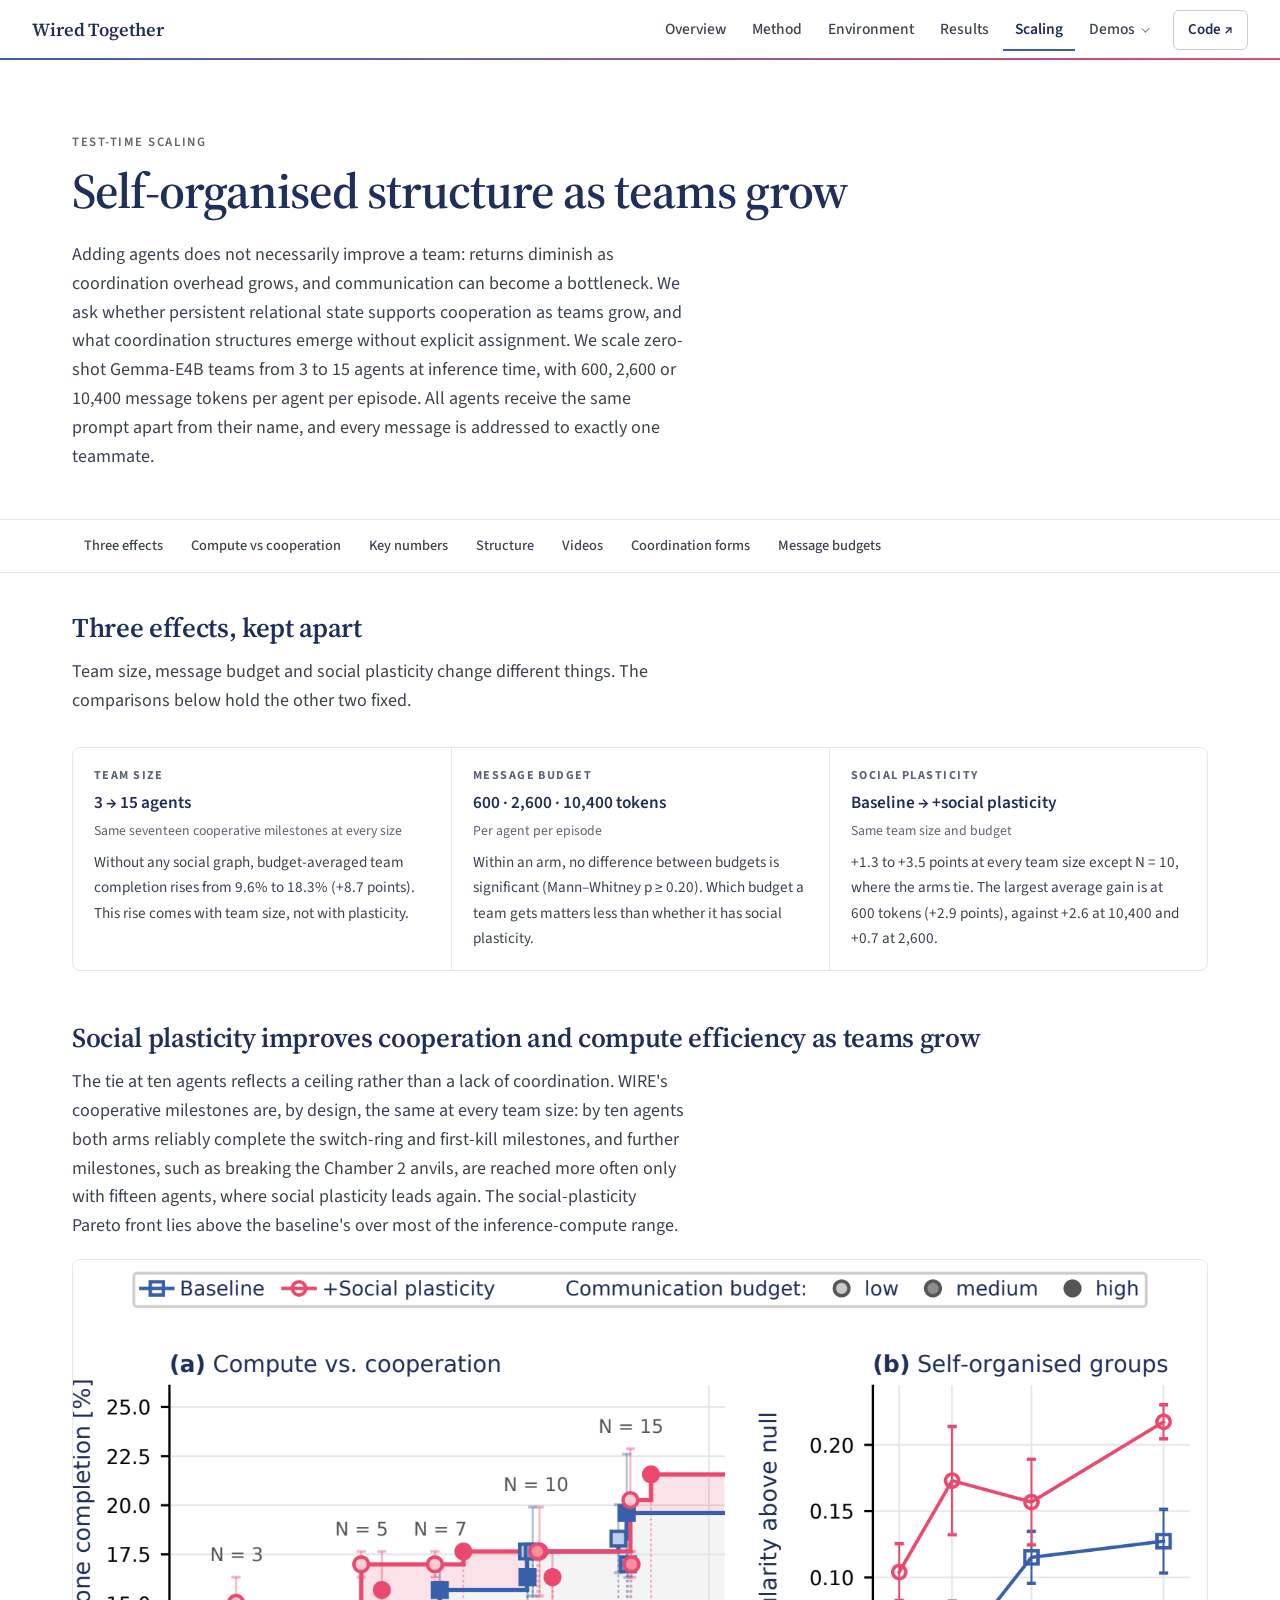
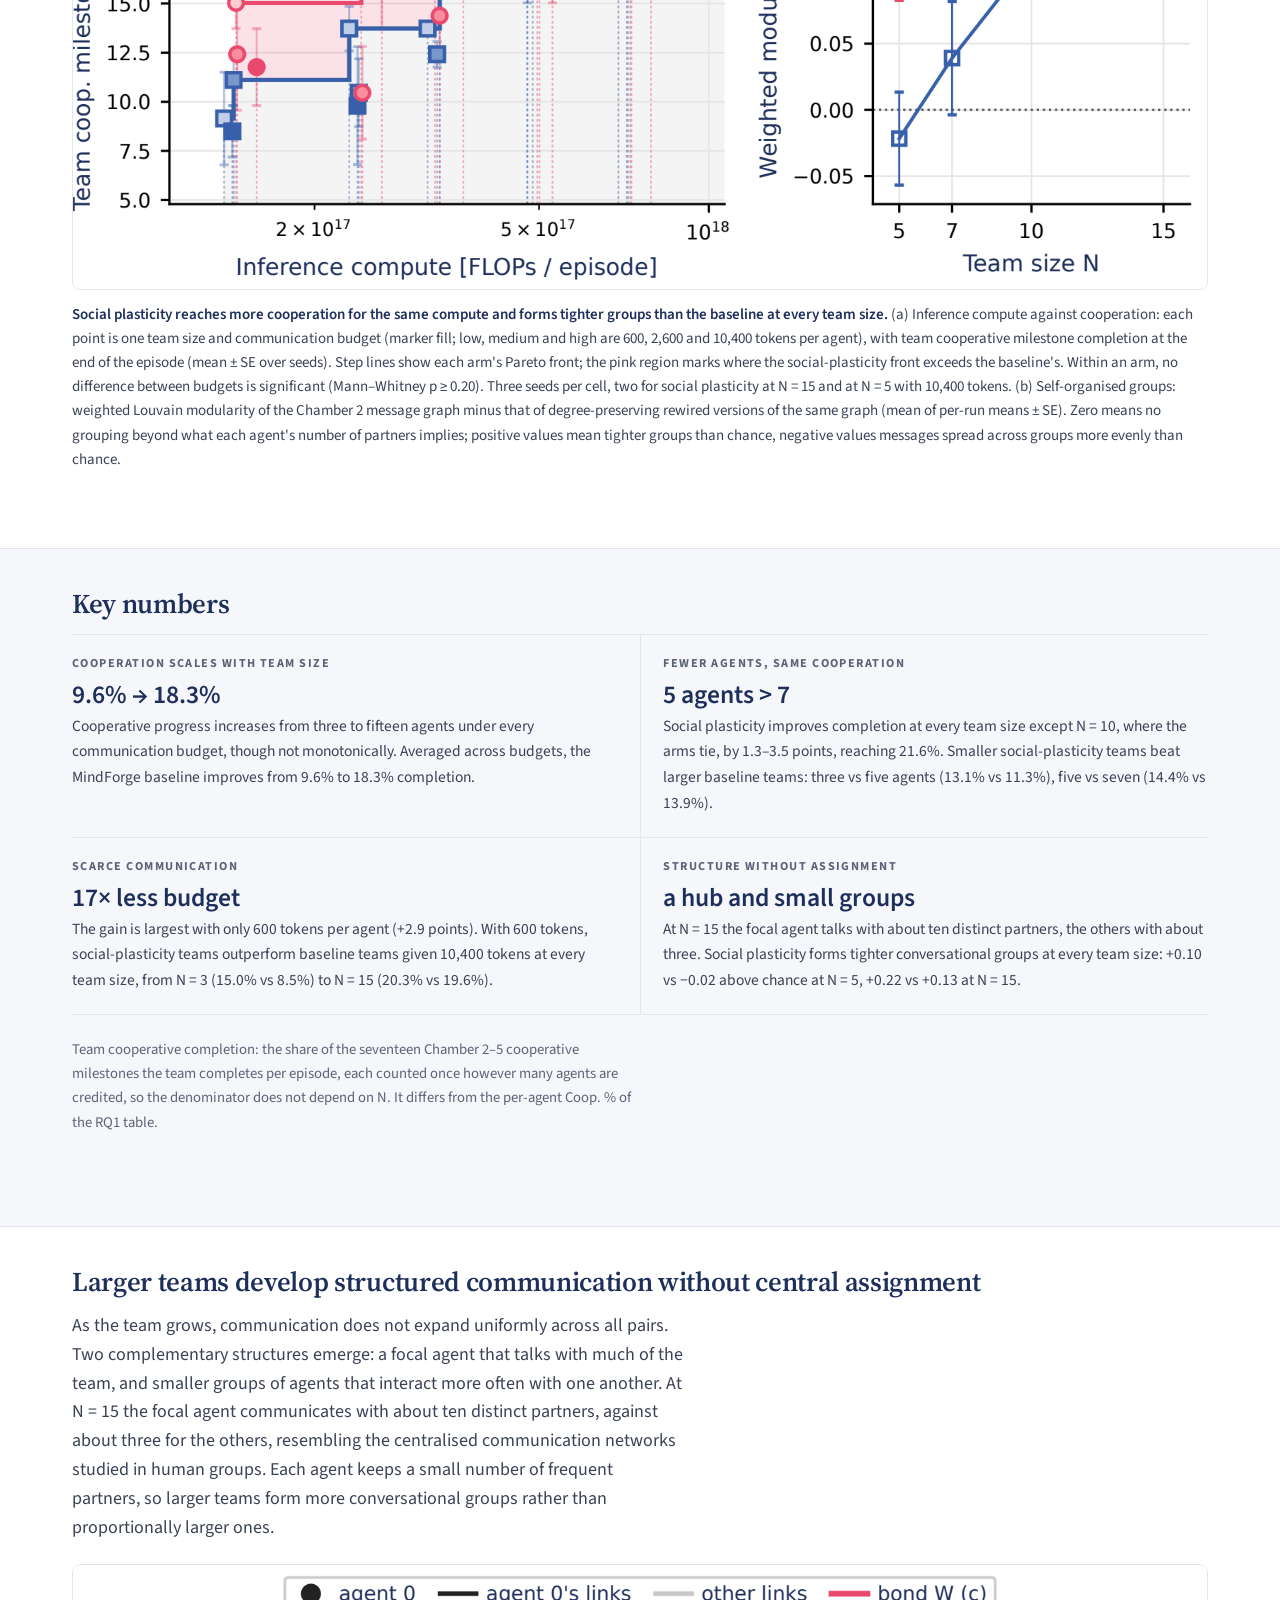
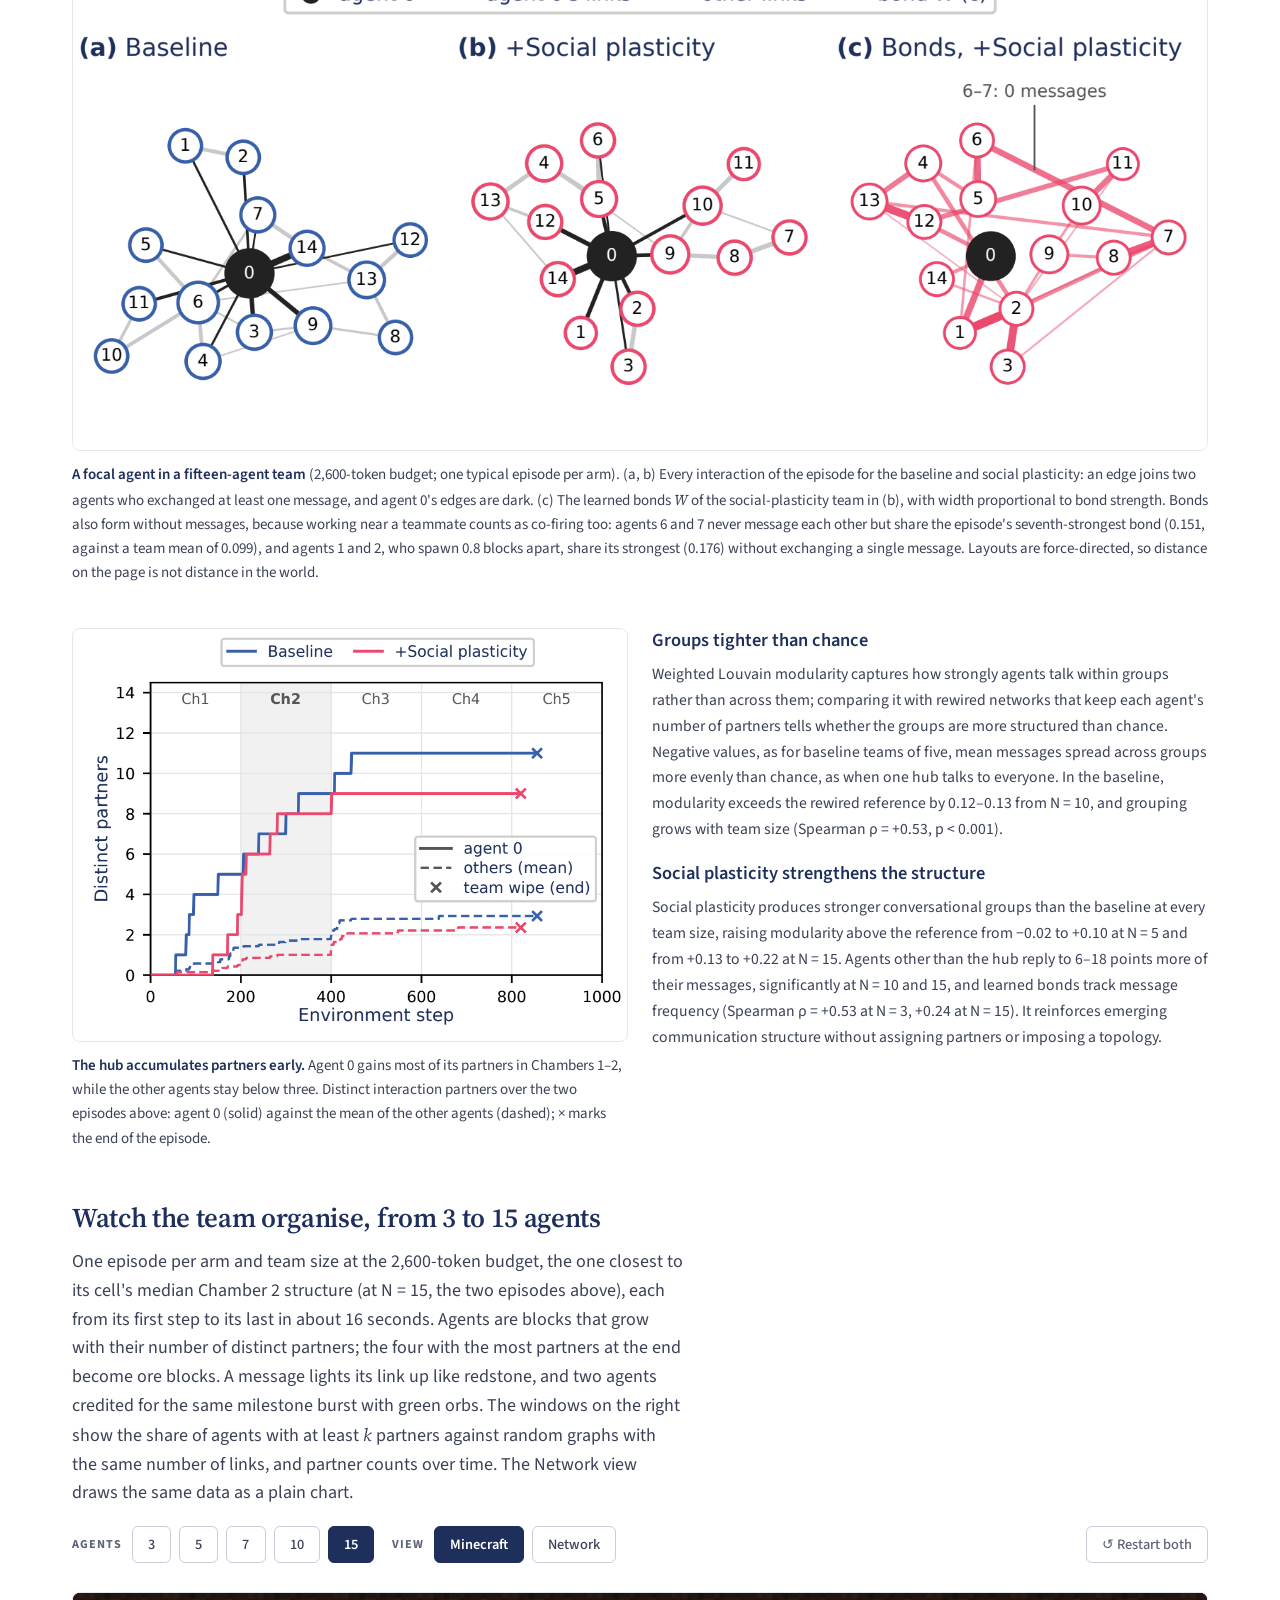
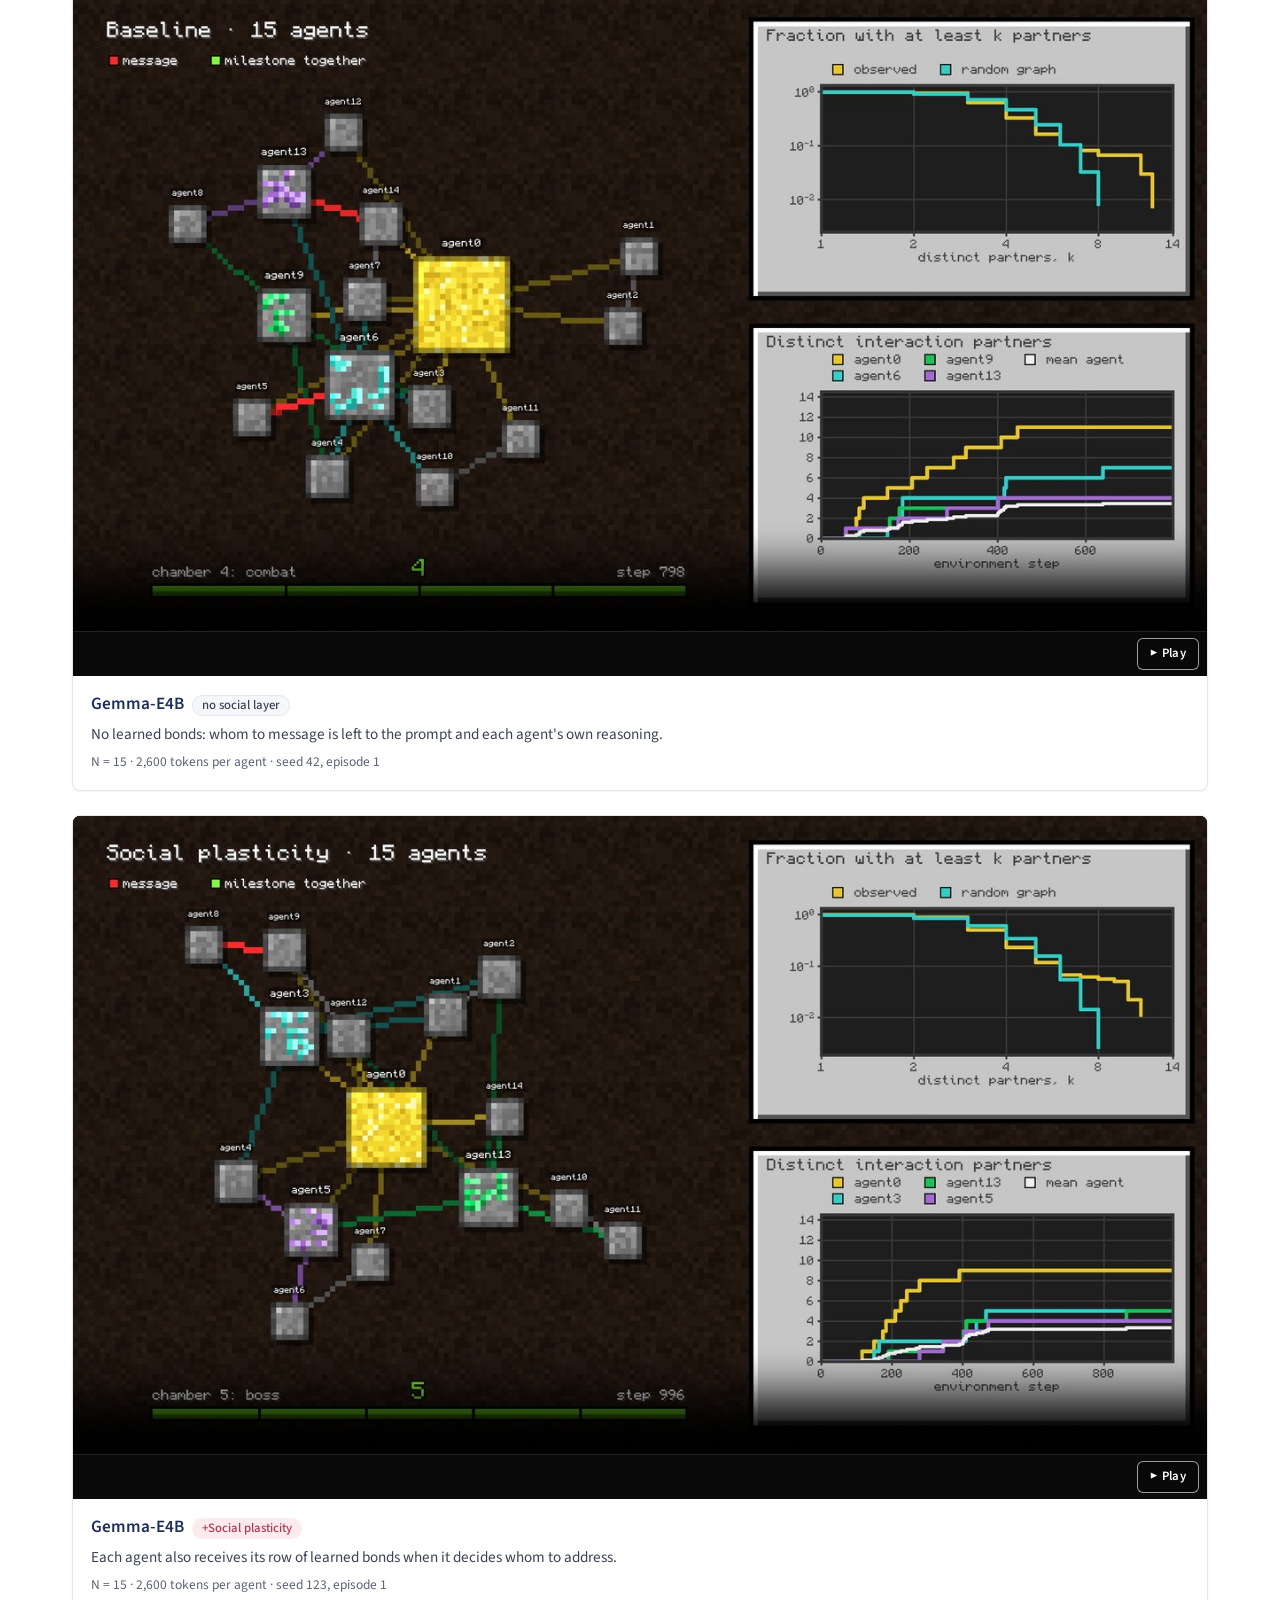
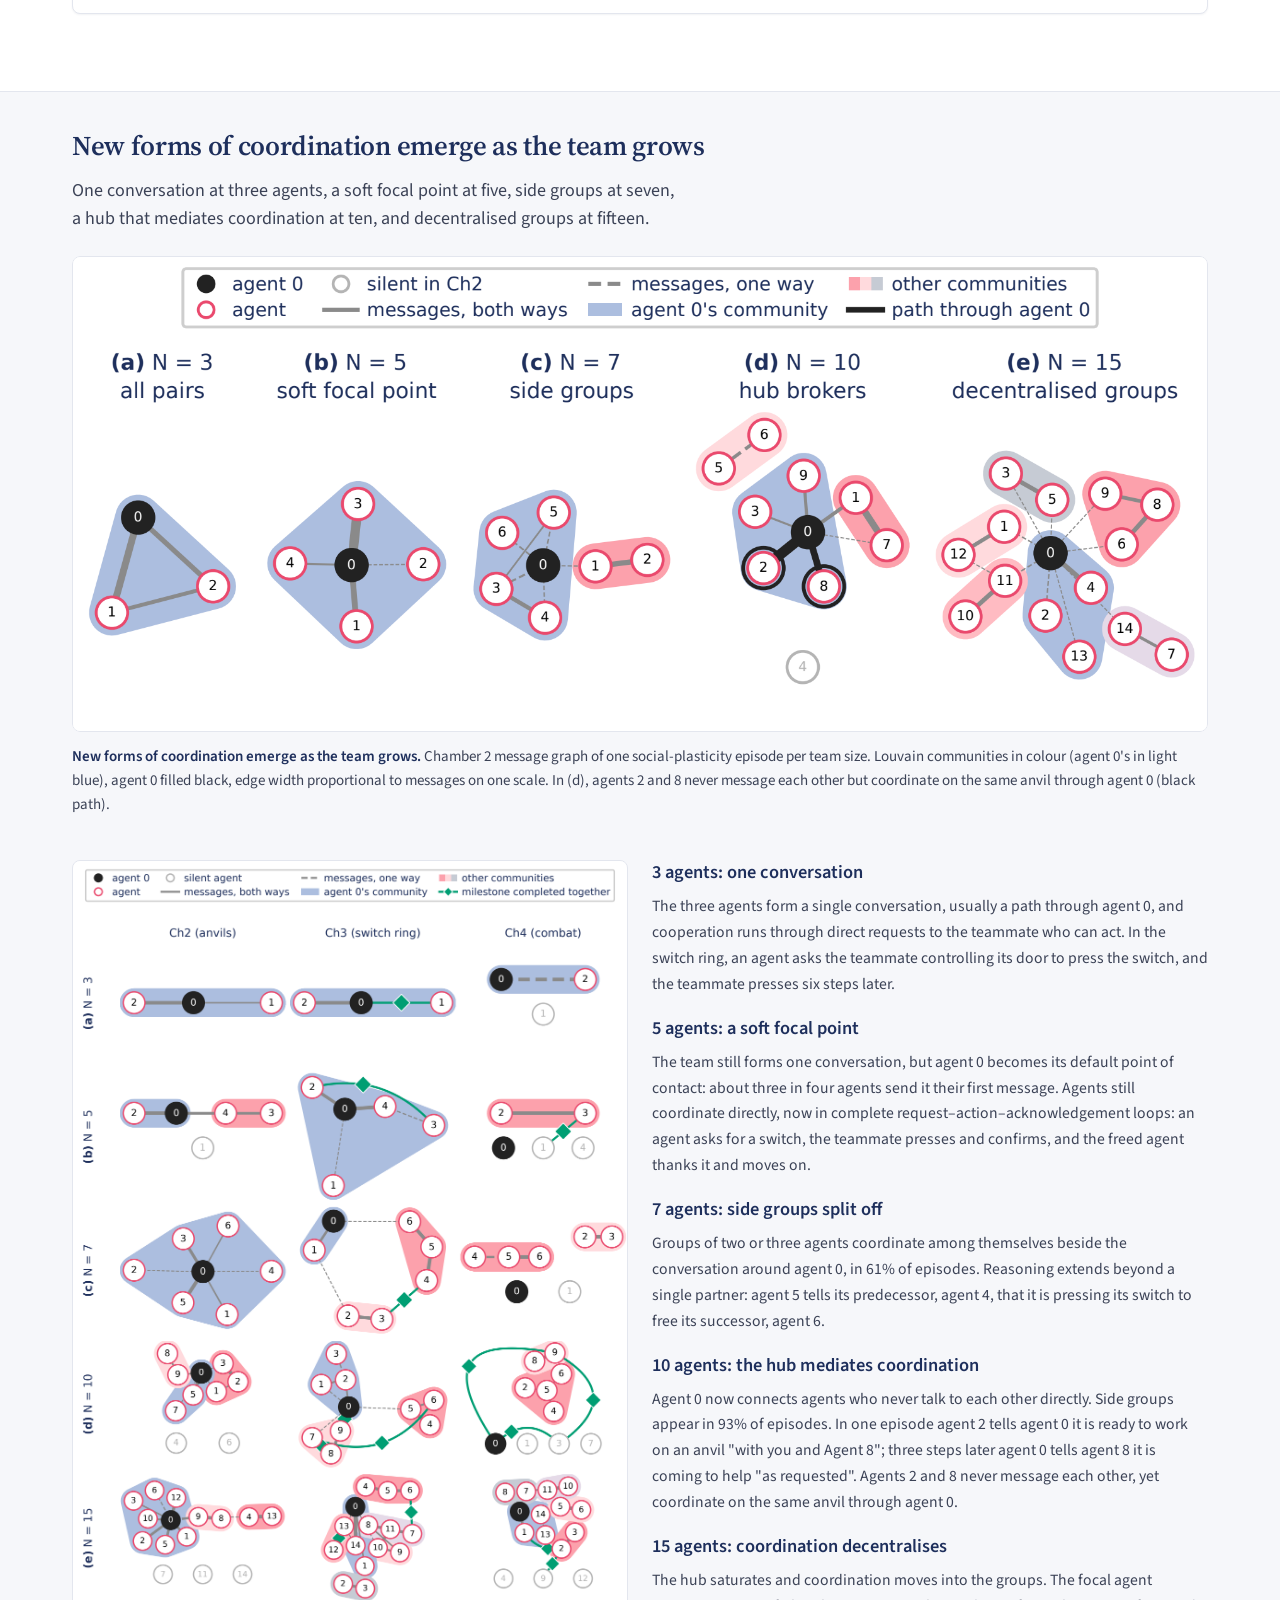
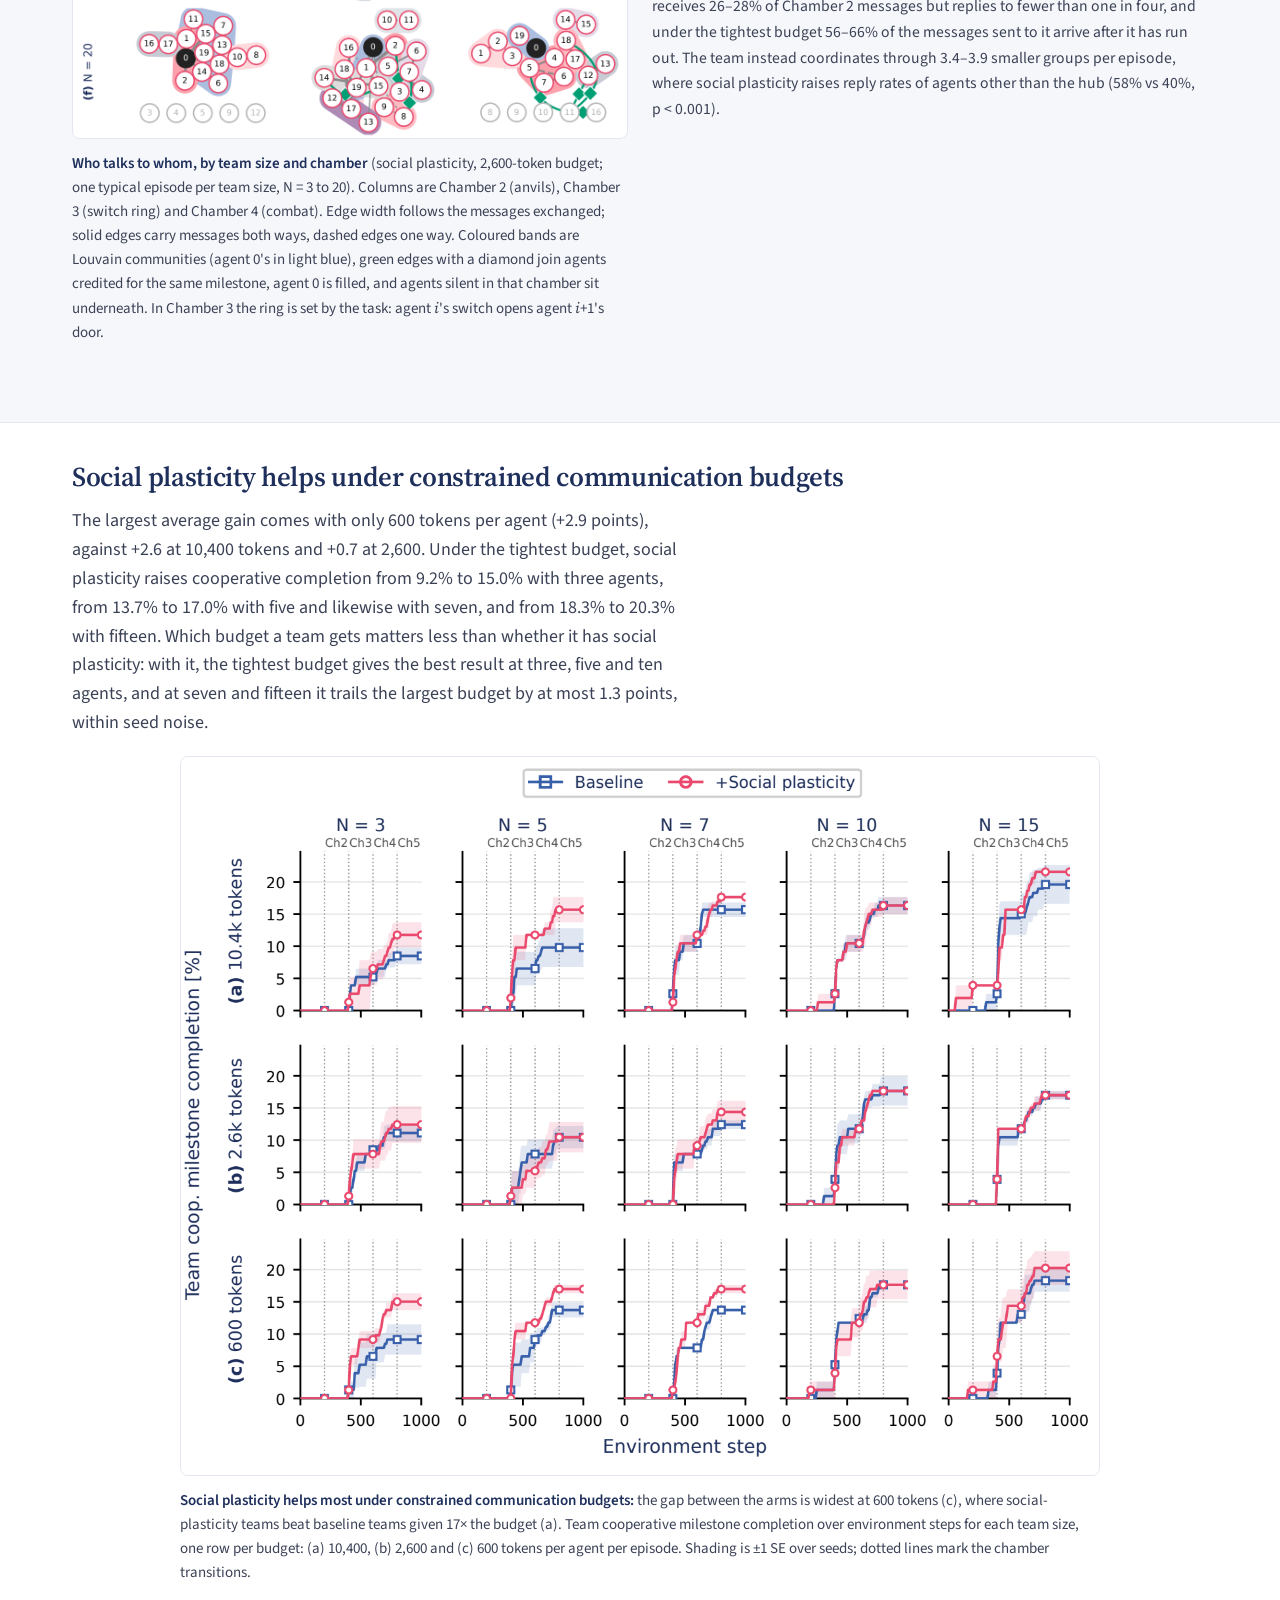
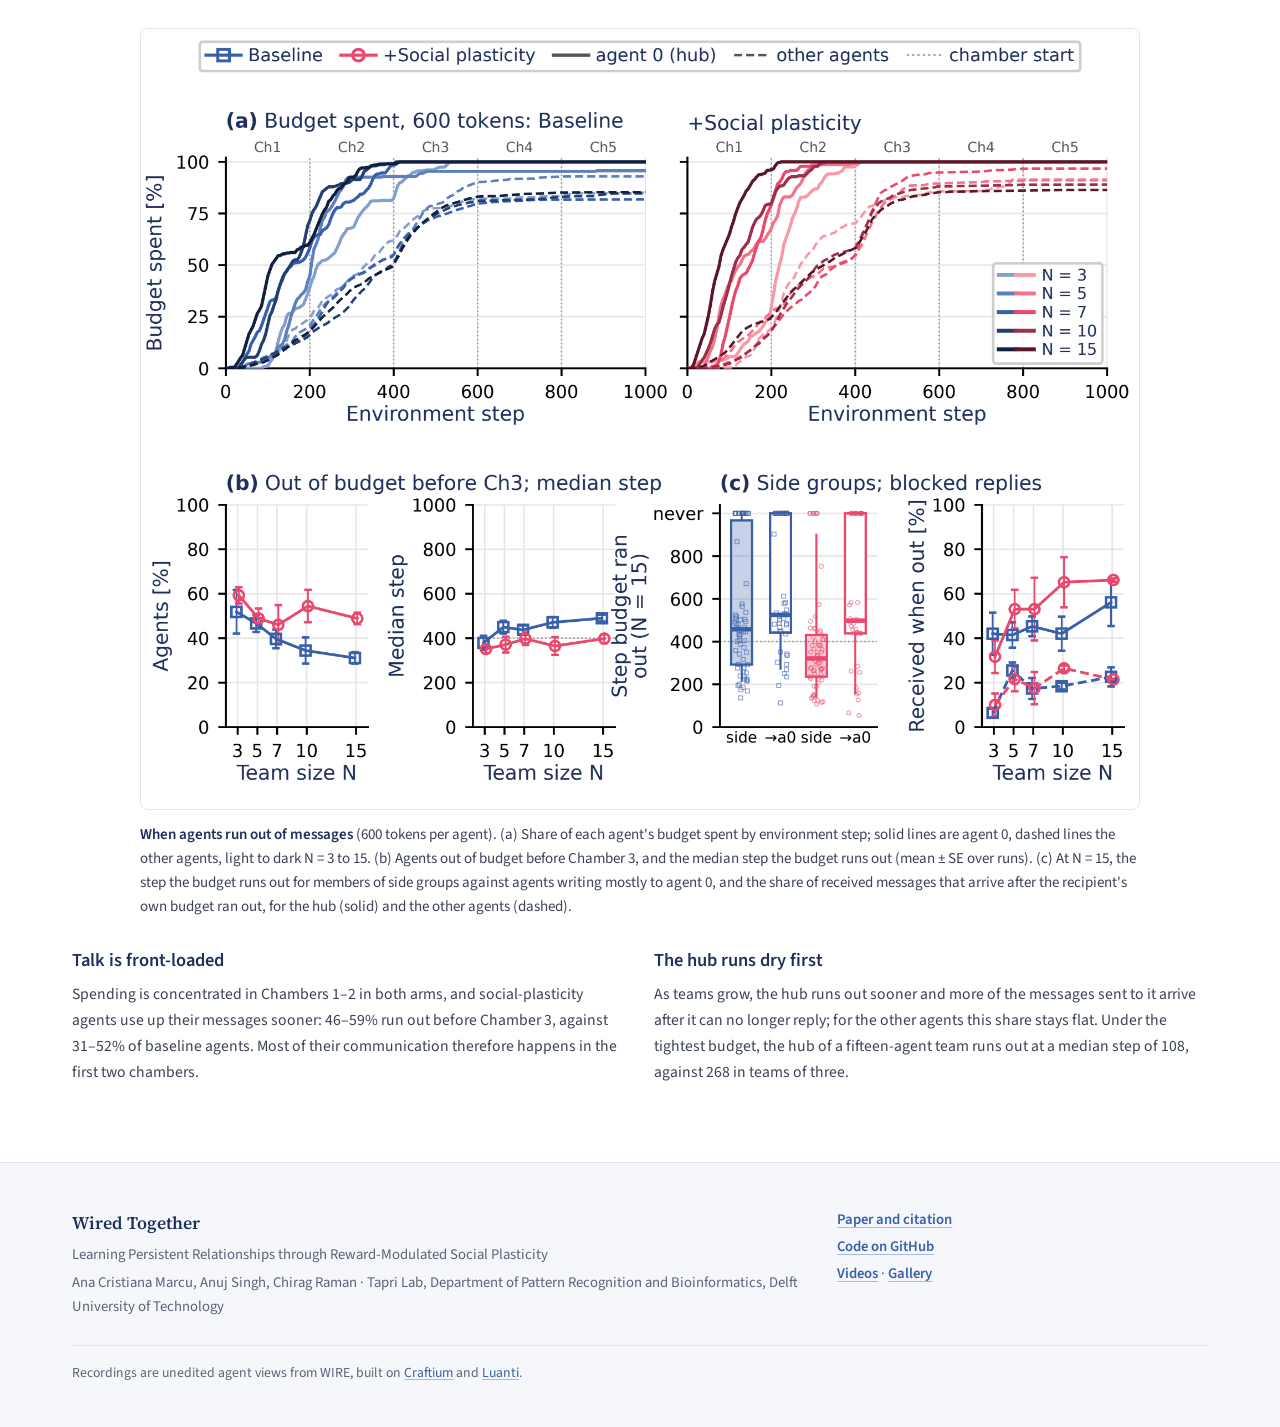
<file: scaling.html>
<!DOCTYPE html>
<html lang="en">
<head>
<!-- layout:head -->
<meta charset="utf-8">
<meta name="viewport" content="width=device-width, initial-scale=1">
<title>Test-time scaling — Wired Together</title>
<meta name="description" content="Teams of 3 to 15 agents under message budgets: cooperation, a focal hub, small conversational groups, and the effect of social plasticity.">
<link rel="canonical" href="https://anacmarcu.github.io/wired-together-page/scaling.html">
<meta property="og:title" content="Wired Together: Learning Persistent Relationships through Reward-Modulated Social Plasticity">
<meta property="og:description" content="Teams of 3 to 15 agents under message budgets: cooperation, a focal hub, small conversational groups, and the effect of social plasticity.">
<meta property="og:type" content="website">
<meta property="og:url" content="https://anacmarcu.github.io/wired-together-page/scaling.html">
<meta property="og:image" content="https://anacmarcu.github.io/wired-together-page/assets/figures/graph_formation.png">
<meta property="og:image:width" content="1800">
<meta property="og:image:height" content="895">
<meta property="og:image:alt" content="Learning and using persistent social relationships: social signals define co-firing, reward-modulated plasticity updates directed bonds, and the social graph shapes behaviour.">
<meta name="twitter:card" content="summary_large_image">
<meta name="twitter:title" content="Wired Together: Learning Persistent Relationships through Reward-Modulated Social Plasticity">
<meta name="twitter:description" content="Teams of 3 to 15 agents under message budgets: cooperation, a focal hub, small conversational groups, and the effect of social plasticity.">
<meta name="twitter:image" content="https://anacmarcu.github.io/wired-together-page/assets/figures/graph_formation.png">
<meta name="theme-color" content="#1e2f5c">
<link rel="icon" type="image/png" href="assets/figures/logo_tapri.png">
<script>document.documentElement.classList.add("js");</script>
<link rel="preconnect" href="https://fonts.googleapis.com">
<link rel="preconnect" href="https://fonts.gstatic.com" crossorigin>
<link rel="stylesheet" href="https://fonts.googleapis.com/css2?family=Source+Sans+3:ital,wght@0,400;0,500;0,600;0,700;1,400&family=Source+Serif+4:ital,opsz,wght@0,8..60,400;0,8..60,500;0,8..60,600;1,8..60,400&display=swap">
<link rel="stylesheet" href="assets/css/style.css?v=20261016b">
<!-- /layout:head -->
</head>
<body class="subpage">
<!-- layout:nav -->
<a class="skip" href="#main">Skip to content</a>
<nav id="navbar" aria-label="Main">
  <div class="bar">
    <a class="brand" href="index.html">Wired Together</a>
    <button class="menu-btn" type="button" aria-expanded="false" aria-controls="nav-menu" hidden><span class="burger" aria-hidden="true"></span>Menu</button>
    <div class="menu" id="nav-menu">
      <ul class="pages">
        <li><a href="index.html">Overview</a></li>
        <li><a href="method.html">Method</a></li>
        <li><a href="environment.html">Environment</a></li>
        <li><a href="results.html">Results</a></li>
        <li><a href="scaling.html" aria-current="page">Scaling</a></li>
        <li class="group">
          <a class="group-link" href="videos.html">Demos<span class="caret" aria-hidden="true"></span></a>
          <ul class="sub" aria-label="Demos">
            <li><a href="videos.html">Videos<span class="blurb">Curated moments, condition by condition</span></a></li>
            <li><a href="gallery.html">Gallery<span class="blurb">Every mined success and failure</span></a></li>
          </ul>
        </li>
      </ul>
      <a class="ext" href="https://github.com/tapri-lab/wired-together">Code<span aria-hidden="true"> ↗</span></a>
    </div>
  </div>
</nav>
<!-- /layout:nav -->

<main id="main">
<header class="page-head">
  <div class="container">
    <p class="eyebrow">Test-time scaling</p>
    <h1>Self-organised structure as teams grow</h1>
    <p class="lede">Adding agents does not necessarily improve a team: returns diminish as coordination overhead grows, and communication can become a bottleneck. We ask whether persistent relational state supports cooperation as teams grow, and what coordination structures emerge without explicit assignment. We scale zero-shot Gemma-E4B teams from 3 to 15 agents at inference time, with 600, 2,600 or 10,400 message tokens per agent per episode. All agents receive the same prompt apart from their name, and every message is addressed to exactly one teammate.</p>
  </div>
</header>
<nav class="subnav" aria-label="On this page"><ul><li><a href="#effects">Three effects</a></li><li><a href="#cooperation">Compute vs cooperation</a></li><li><a href="#key-numbers">Key numbers</a></li><li><a href="#structure">Structure</a></li><li><a href="#watch">Videos</a></li><li><a href="#forms">Coordination forms</a></li><li><a href="#budgets">Message budgets</a></li></ul></nav>

<section class="main" aria-label="Effects and compute against cooperation">
  <div class="content">
    <div class="container">
      <h2 class="sub" id="effects">Three effects, kept apart</h2>
      <p class="lede">Team size, message budget and social plasticity change different things. The comparisons below hold the other two fixed.</p>
      <div class="effects" role="list" aria-label="Three effects, kept apart">
        <div role="listitem">
          <span class="kind">Team size</span>
          <h3>3 → 15 agents</h3>
          <span class="varies">Same seventeen cooperative milestones at every size</span>
          <p>Without any social graph, budget-averaged team completion rises from 9.6% to 18.3% (+8.7 points). This rise comes with team size, not with plasticity.</p>
        </div>
        <div role="listitem">
          <span class="kind">Message budget</span>
          <h3>600 · 2,600 · 10,400 tokens</h3>
          <span class="varies">Per agent per episode</span>
          <p>Within an arm, no difference between budgets is significant (Mann–Whitney p&nbsp;≥&nbsp;0.20). Which budget a team gets matters less than whether it has social plasticity.</p>
        </div>
        <div role="listitem">
          <span class="kind">Social plasticity</span>
          <h3>Baseline → +social plasticity</h3>
          <span class="varies">Same team size and budget</span>
          <p>+1.3 to +3.5 points at every team size except N&nbsp;=&nbsp;10, where the arms tie. The largest average gain is at 600 tokens (+2.9 points), against +2.6 at 10,400 and +0.7 at 2,600.</p>
        </div>
      </div>

      <h2 class="sub" id="cooperation">Social plasticity improves cooperation and compute efficiency as teams grow</h2>
      <p class="lede">The tie at ten agents reflects a ceiling rather than a lack of coordination. WIRE's cooperative milestones are, by design, the same at every team size: by ten agents both arms reliably complete the switch-ring and first-kill milestones, and further milestones, such as breaking the Chamber 2 anvils, are reached more often only with fifteen agents, where social plasticity leads again. The social-plasticity Pareto front lies above the baseline's over most of the inference-compute range.</p>
      <figure class="figure-block" style="margin-top: 1em;">
        <span class="image fit framed"><img src="assets/figures/scaling_pareto.png" alt="(a) Inference compute per episode against team cooperative milestone completion for baseline and social-plasticity teams of 3 to 15 agents at three message budgets, with each arm's Pareto front. (b) Weighted modularity of the Chamber 2 message graph above a degree-preserving null against team size." loading="lazy"></span>
        <figcaption><strong>Social plasticity reaches more cooperation for the same compute and forms tighter groups than the baseline at every team size.</strong> (a) Inference compute against cooperation: each point is one team size and communication budget (marker fill; low, medium and high are 600, 2,600 and 10,400 tokens per agent), with team cooperative milestone completion at the end of the episode (mean ± SE over seeds). Step lines show each arm's Pareto front; the pink region marks where the social-plasticity front exceeds the baseline's. Within an arm, no difference between budgets is significant (Mann–Whitney p&nbsp;≥&nbsp;0.20). Three seeds per cell, two for social plasticity at N&nbsp;=&nbsp;15 and at N&nbsp;=&nbsp;5 with 10,400 tokens. (b) Self-organised groups: weighted Louvain modularity of the Chamber 2 message graph minus that of degree-preserving rewired versions of the same graph (mean of per-run means ± SE). Zero means no grouping beyond what each agent's number of partners implies; positive values mean tighter groups than chance, negative values messages spread across groups more evenly than chance.</figcaption>
      </figure>

    </div>
  </div>
</section>

<section class="main alt" aria-label="Key numbers">
  <div class="content">
    <div class="container">
      <h2 class="sub" id="key-numbers">Key numbers</h2>

      <div class="findings">
        <div class="finding">
          <span class="rq">Cooperation scales with team size</span>
          <span class="num">9.6% → 18.3%</span>
          <p>Cooperative progress increases from three to fifteen agents under every communication budget, though not monotonically. Averaged across budgets, the MindForge baseline improves from 9.6% to 18.3% completion.</p>
        </div>
        <div class="finding">
          <span class="rq">Fewer agents, same cooperation</span>
          <span class="num">5 agents &gt; 7</span>
          <p>Social plasticity improves completion at every team size except N&nbsp;=&nbsp;10, where the arms tie, by 1.3–3.5 points, reaching 21.6%. Smaller social-plasticity teams beat larger baseline teams: three vs five agents (13.1% vs 11.3%), five vs seven (14.4% vs 13.9%).</p>
        </div>
        <div class="finding">
          <span class="rq">Scarce communication</span>
          <span class="num">17× less budget</span>
          <p>The gain is largest with only 600 tokens per agent (+2.9 points). With 600 tokens, social-plasticity teams outperform baseline teams given 10,400 tokens at every team size, from N&nbsp;=&nbsp;3 (15.0% vs 8.5%) to N&nbsp;=&nbsp;15 (20.3% vs 19.6%).</p>
        </div>
        <div class="finding">
          <span class="rq">Structure without assignment</span>
          <span class="num">a hub and small groups</span>
          <p>At N&nbsp;=&nbsp;15 the focal agent talks with about ten distinct partners, the others with about three. Social plasticity forms tighter conversational groups at every team size: +0.10 vs −0.02 above chance at N&nbsp;=&nbsp;5, +0.22 vs +0.13 at N&nbsp;=&nbsp;15.</p>
        </div>
      </div>
      <p class="note">Team cooperative completion: the share of the seventeen Chamber 2–5 cooperative milestones the team completes per episode, each counted once however many agents are credited, so the denominator does not depend on N. It differs from the per-agent Coop. % of the RQ1 table.</p>
    </div>
  </div>
</section>

<section class="main" aria-label="Emergent structure">
  <div class="content">
    <div class="container">
      <h2 class="sub" id="structure">Larger teams develop structured communication without central assignment</h2>
      <p class="lede">As the team grows, communication does not expand uniformly across all pairs. Two complementary structures emerge: a focal agent that talks with much of the team, and smaller groups of agents that interact more often with one another. At N&nbsp;=&nbsp;15 the focal agent communicates with about ten distinct partners, against about three for the others, resembling the centralised communication networks studied in human groups. Each agent keeps a small number of frequent partners, so larger teams form more conversational groups rather than proportionally larger ones.</p>
      <figure class="figure-block" style="margin-top: 1.2em;">
        <div class="pan"><span class="image fit framed"><img src="assets/figures/team_formation_n15.png" alt="Whole-episode interaction networks of a fifteen-agent baseline team and a social-plasticity team, both centred on agent 0, and the learned bonds of the social-plasticity team." loading="lazy"></span></div><p class="pan-hint">Swipe sideways to see the whole figure, or tap to enlarge it.</p>
        <figcaption><strong>A focal agent in a fifteen-agent team</strong> (2,600-token budget; one typical episode per arm). (a, b) Every interaction of the episode for the baseline and social plasticity: an edge joins two agents who exchanged at least one message, and agent 0's edges are dark. (c) The learned bonds <span class="m">W</span> of the social-plasticity team in (b), with width proportional to bond strength. Bonds also form without messages, because working near a teammate counts as co-firing too: agents 6 and 7 never message each other but share the episode's seventh-strongest bond (0.151, against a team mean of 0.099), and agents 1 and 2, who spawn 0.8 blocks apart, share its strongest (0.176) without exchanging a single message. Layouts are force-directed, so distance on the page is not distance in the world.</figcaption>
      </figure>

      <div class="row" style="margin-top: 2.4em; align-items: start;">
        <figure>
          <span class="image fit framed"><img src="assets/figures/team_formation_n15_time.png" alt="Distinct partners over the episode for agent 0 and the mean of the other agents, baseline and social plasticity, fifteen agents." loading="lazy"></span>
          <figcaption><strong>The hub accumulates partners early.</strong> Agent 0 gains most of its partners in Chambers 1–2, while the other agents stay below three. Distinct interaction partners over the two episodes above: agent 0 (solid) against the mean of the other agents (dashed); × marks the end of the episode.</figcaption>
        </figure>
        <div class="cols" style="grid-template-columns: 1fr; gap: 18px; margin-top: 0;">
          <div>
            <h3>Groups tighter than chance</h3>
            <p>Weighted Louvain modularity captures how strongly agents talk within groups rather than across them; comparing it with rewired networks that keep each agent's number of partners tells whether the groups are more structured than chance. Negative values, as for baseline teams of five, mean messages spread across groups more evenly than chance, as when one hub talks to everyone. In the baseline, modularity exceeds the rewired reference by 0.12–0.13 from N&nbsp;=&nbsp;10, and grouping grows with team size (Spearman ρ&nbsp;=&nbsp;+0.53, p&nbsp;&lt;&nbsp;0.001).</p>
          </div>
          <div>
            <h3>Social plasticity strengthens the structure</h3>
            <p>Social plasticity produces stronger conversational groups than the baseline at every team size, raising modularity above the reference from −0.02 to +0.10 at N&nbsp;=&nbsp;5 and from +0.13 to +0.22 at N&nbsp;=&nbsp;15. Agents other than the hub reply to 6–18 points more of their messages, significantly at N&nbsp;=&nbsp;10 and 15, and learned bonds track message frequency (Spearman ρ&nbsp;=&nbsp;+0.53 at N&nbsp;=&nbsp;3, +0.24 at N&nbsp;=&nbsp;15). It reinforces emerging communication structure without assigning partners or imposing a topology.</p>
          </div>
        </div>
      </div>


      <h2 class="sub" id="watch">Watch the team organise, from 3 to 15 agents</h2>
      <p class="lede">One episode per arm and team size at the 2,600-token budget, the one closest to its cell's median Chamber 2 structure (at N&nbsp;=&nbsp;15, the two episodes above), each from its first step to its last in about 16 seconds. Agents are blocks that grow with their number of distinct partners; the four with the most partners at the end become ore blocks. A message lights its link up like redstone, and two agents credited for the same milestone burst with green orbs. The windows on the right show the share of agents with at least <span class="m">k</span> partners against random graphs with the same number of links, and partner counts over time. The Network view draws the same data as a plain chart.</p>
      <div data-swarm-scope>
      <div class="controls">
        <div class="chips" role="group" aria-label="Team size">
          <span class="lbl">Agents</span>
          <button type="button" class="chip" data-swarm-n="3">3</button>
          <button type="button" class="chip" data-swarm-n="5">5</button>
          <button type="button" class="chip" data-swarm-n="7">7</button>
          <button type="button" class="chip" data-swarm-n="10">10</button>
          <button type="button" class="chip active" data-swarm-n="15">15</button>
        </div>
        <div class="chips" role="group" aria-label="Video style">
          <span class="lbl">View</span>
          <button type="button" class="chip active" data-swarm-view="game">Minecraft</button>
          <button type="button" class="chip" data-swarm-view="net">Network</button>
        </div>
        <button class="chip ghost" id="swarm-restart" type="button" data-swarm-restart>↺ Restart both</button>
      </div>
      <div class="grid videos">
        <figure class="card swarm">
          <div class="stage" data-stage><video src="assets/videos/scaling/swarm_mc_n15_base.mp4" poster="assets/videos/scaling/swarm_mc_n15_base.jpg" data-swarm="assets/videos/scaling/swarm_{style}n{n}_base" muted loop playsinline preload="none"></video></div>
          <figcaption>
            <h3>Gemma-E4B <span class="tag">no social layer</span></h3>
            <p>No learned bonds: whom to message is left to the prompt and each agent's own reasoning.</p>
            <p class="prov" data-swarm-prov='{"3":"seed 456, episode 3","5":"seed 456, episode 2","7":"seed 42, episode 1","10":"seed 42, episode 3","15":"seed 42, episode 1"}'>N = 15 · 2,600 tokens per agent · seed 42, episode 1</p>
          </figcaption>
        </figure>
        <figure class="card swarm">
          <div class="stage" data-stage><video src="assets/videos/scaling/swarm_mc_n15_plastic.mp4" poster="assets/videos/scaling/swarm_mc_n15_plastic.jpg" data-swarm="assets/videos/scaling/swarm_{style}n{n}_plastic" muted loop playsinline preload="none"></video></div>
          <figcaption>
            <h3>Gemma-E4B <span class="tag heb">+Social plasticity</span></h3>
            <p>Each agent also receives its row of learned bonds when it decides whom to address.</p>
            <p class="prov" data-swarm-prov='{"3":"seed 42, episode 2","5":"seed 42, episode 2","7":"seed 42, episode 3","10":"seed 123, episode 3","15":"seed 123, episode 1"}'>N = 15 · 2,600 tokens per agent · seed 123, episode 1</p>
          </figcaption>
        </figure>
      </div>
      </div>
    </div>
  </div>
</section>

<section class="main alt" aria-label="Forms of coordination">
  <div class="content">
    <div class="container">
      <h2 class="sub" id="forms">New forms of coordination emerge as the team grows</h2>
      <p class="lede">One conversation at three agents, a soft focal point at five, side groups at seven, a hub that mediates coordination at ten, and decentralised groups at fifteen.</p>
      <figure class="figure-block" style="margin-top: 1.2em;">
        <div class="pan"><span class="image fit framed"><img src="assets/figures/ladder_snapshots.png" alt="Chamber 2 message graphs of one social-plasticity episode at 3, 5, 7, 10 and 15 agents, with Louvain communities coloured and a path through agent 0 highlighted at ten agents." loading="lazy"></span></div><p class="pan-hint">Swipe sideways to see the whole figure, or tap to enlarge it.</p>
        <figcaption><strong>New forms of coordination emerge as the team grows.</strong> Chamber 2 message graph of one social-plasticity episode per team size. Louvain communities in colour (agent 0's in light blue), agent 0 filled black, edge width proportional to messages on one scale. In (d), agents 2 and 8 never message each other but coordinate on the same anvil through agent 0 (black path).</figcaption>
      </figure>
      <div class="row" style="margin-top: 2.4em;">
        <figure>
          <span class="image fit framed"><img src="assets/figures/collab_chambers.png" alt="Message networks in Chambers 2, 3 and 4 for teams of 3, 5, 7, 10, 15 and 20 agents with social plasticity, with message communities coloured and milestones completed together in green." loading="lazy"></span>
          <figcaption><strong>Who talks to whom, by team size and chamber</strong> (social plasticity, 2,600-token budget; one typical episode per team size, N&nbsp;=&nbsp;3 to 20). Columns are Chamber 2 (anvils), Chamber 3 (switch ring) and Chamber 4 (combat). Edge width follows the messages exchanged; solid edges carry messages both ways, dashed edges one way. Coloured bands are Louvain communities (agent 0's in light blue), green edges with a diamond join agents credited for the same milestone, agent 0 is filled, and agents silent in that chamber sit underneath. In Chamber 3 the ring is set by the task: agent <span class="m">i</span>'s switch opens agent <span class="m">i</span>+1's door.</figcaption>
        </figure>
        <div class="cols" style="grid-template-columns: 1fr; gap: 18px; margin-top: 0; align-content: start;">
          <div>
            <h3>3 agents: one conversation</h3>
            <p>The three agents form a single conversation, usually a path through agent 0, and cooperation runs through direct requests to the teammate who can act. In the switch ring, an agent asks the teammate controlling its door to press the switch, and the teammate presses six steps later.</p>
          </div>
          <div>
            <h3>5 agents: a soft focal point</h3>
            <p>The team still forms one conversation, but agent 0 becomes its default point of contact: about three in four agents send it their first message. Agents still coordinate directly, now in complete request–action–acknowledgement loops: an agent asks for a switch, the teammate presses and confirms, and the freed agent thanks it and moves on.</p>
          </div>
          <div>
            <h3>7 agents: side groups split off</h3>
            <p>Groups of two or three agents coordinate among themselves beside the conversation around agent 0, in 61% of episodes. Reasoning extends beyond a single partner: agent 5 tells its predecessor, agent 4, that it is pressing its switch to free its successor, agent 6.</p>
          </div>
          <div>
            <h3>10 agents: the hub mediates coordination</h3>
            <p>Agent 0 now connects agents who never talk to each other directly. Side groups appear in 93% of episodes. In one episode agent 2 tells agent 0 it is ready to work on an anvil "with you and Agent 8"; three steps later agent 0 tells agent 8 it is coming to help "as requested". Agents 2 and 8 never message each other, yet coordinate on the same anvil through agent 0.</p>
          </div>
          <div>
            <h3>15 agents: coordination decentralises</h3>
            <p>The hub saturates and coordination moves into the groups. The focal agent receives 26–28% of Chamber 2 messages but replies to fewer than one in four, and under the tightest budget 56–66% of the messages sent to it arrive after it has run out. The team instead coordinates through 3.4–3.9 smaller groups per episode, where social plasticity raises reply rates of agents other than the hub (58% vs 40%, p&nbsp;&lt;&nbsp;0.001).</p>
          </div>
        </div>
      </div>

    </div>
  </div>
</section>

<section class="main" aria-label="Message budgets">
  <div class="content">
    <div class="container">
      <h2 class="sub" id="budgets">Social plasticity helps under constrained communication budgets</h2>
      <p class="lede">The largest average gain comes with only 600 tokens per agent (+2.9 points), against +2.6 at 10,400 tokens and +0.7 at 2,600. Under the tightest budget, social plasticity raises cooperative completion from 9.2% to 15.0% with three agents, from 13.7% to 17.0% with five and likewise with seven, and from 18.3% to 20.3% with fifteen. Which budget a team gets matters less than whether it has social plasticity: with it, the tightest budget gives the best result at three, five and ten agents, and at seven and fifteen it trails the largest budget by at most 1.3 points, within seed noise.</p>
      <figure class="figure-block" style="max-width: 920px; margin: 1em auto 0;">
        <span class="image fit framed"><img src="assets/figures/scaling_progress.png" alt="Team cooperative milestone completion over the episode for baseline and social plasticity, three budgets by five team sizes." loading="lazy"></span>
        <figcaption><strong>Social plasticity helps most under constrained communication budgets:</strong> the gap between the arms is widest at 600 tokens (c), where social-plasticity teams beat baseline teams given 17× the budget (a). Team cooperative milestone completion over environment steps for each team size, one row per budget: (a) 10,400, (b) 2,600 and (c) 600 tokens per agent per episode. Shading is ±1 SE over seeds; dotted lines mark the chamber transitions.</figcaption>
      </figure>

      <figure class="figure-block" style="max-width: 1000px; margin: 2.4em auto 0;">
        <span class="image fit framed"><img src="assets/figures/budget_consumption.png" alt="Share of the 600-token budget spent over the episode for the hub and the other agents by team size; agents out of budget before Chamber 3; side-group members against agents writing mostly to agent 0 at N = 15; messages that arrive after the recipient ran out." loading="lazy"></span>
        <figcaption><strong>When agents run out of messages</strong> (600 tokens per agent). (a) Share of each agent's budget spent by environment step; solid lines are agent 0, dashed lines the other agents, light to dark N&nbsp;=&nbsp;3 to 15. (b) Agents out of budget before Chamber 3, and the median step the budget runs out (mean ± SE over runs). (c) At N&nbsp;=&nbsp;15, the step the budget runs out for members of side groups against agents writing mostly to agent 0, and the share of received messages that arrive after the recipient's own budget ran out, for the hub (solid) and the other agents (dashed).</figcaption>
      </figure>
      <div class="cols" style="margin-top: 1.6em;">
      <div>
        <h3>Talk is front-loaded</h3>
        <p>Spending is concentrated in Chambers 1–2 in both arms, and social-plasticity agents use up their messages sooner: 46–59% run out before Chamber 3, against 31–52% of baseline agents. Most of their communication therefore happens in the first two chambers.</p>
      </div>
      <div>
        <h3>The hub runs dry first</h3>
        <p>As teams grow, the hub runs out sooner and more of the messages sent to it arrive after it can no longer reply; for the other agents this share stays flat. Under the tightest budget, the hub of a fifteen-agent team runs out at a median step of 108, against 268 in teams of three.</p>
      </div>
      </div>

    </div>
  </div>
</section>

</main>

<!-- layout:footer -->
<footer id="footer">
  <div class="container foot">
    <div class="foot-id">
      <p class="foot-title">Wired Together</p>
      <p>Learning Persistent Relationships through Reward-Modulated Social Plasticity</p>
      <p>Ana Cristiana Marcu, Anuj Singh, Chirag Raman · Tapri Lab, Department of Pattern Recognition and Bioinformatics, Delft University of Technology</p>
    </div>
    <ul class="foot-links">
      <li><a href="index.html#paper">Paper and citation</a></li>
      <li><a href="https://github.com/tapri-lab/wired-together">Code on GitHub</a></li>
      <li><a href="videos.html">Videos</a> · <a href="gallery.html">Gallery</a></li>
    </ul>
  </div>
  <div class="container">
    <p class="credits">Recordings are unedited agent views from WIRE, built on <a href="https://github.com/mikelma/craftium">Craftium</a> and <a href="https://www.luanti.org/">Luanti</a>.</p>
  </div>
</footer>
<script defer src="assets/js/main.js?v=20261016b"></script>
<!-- /layout:footer -->
</body>
</html>
</file>
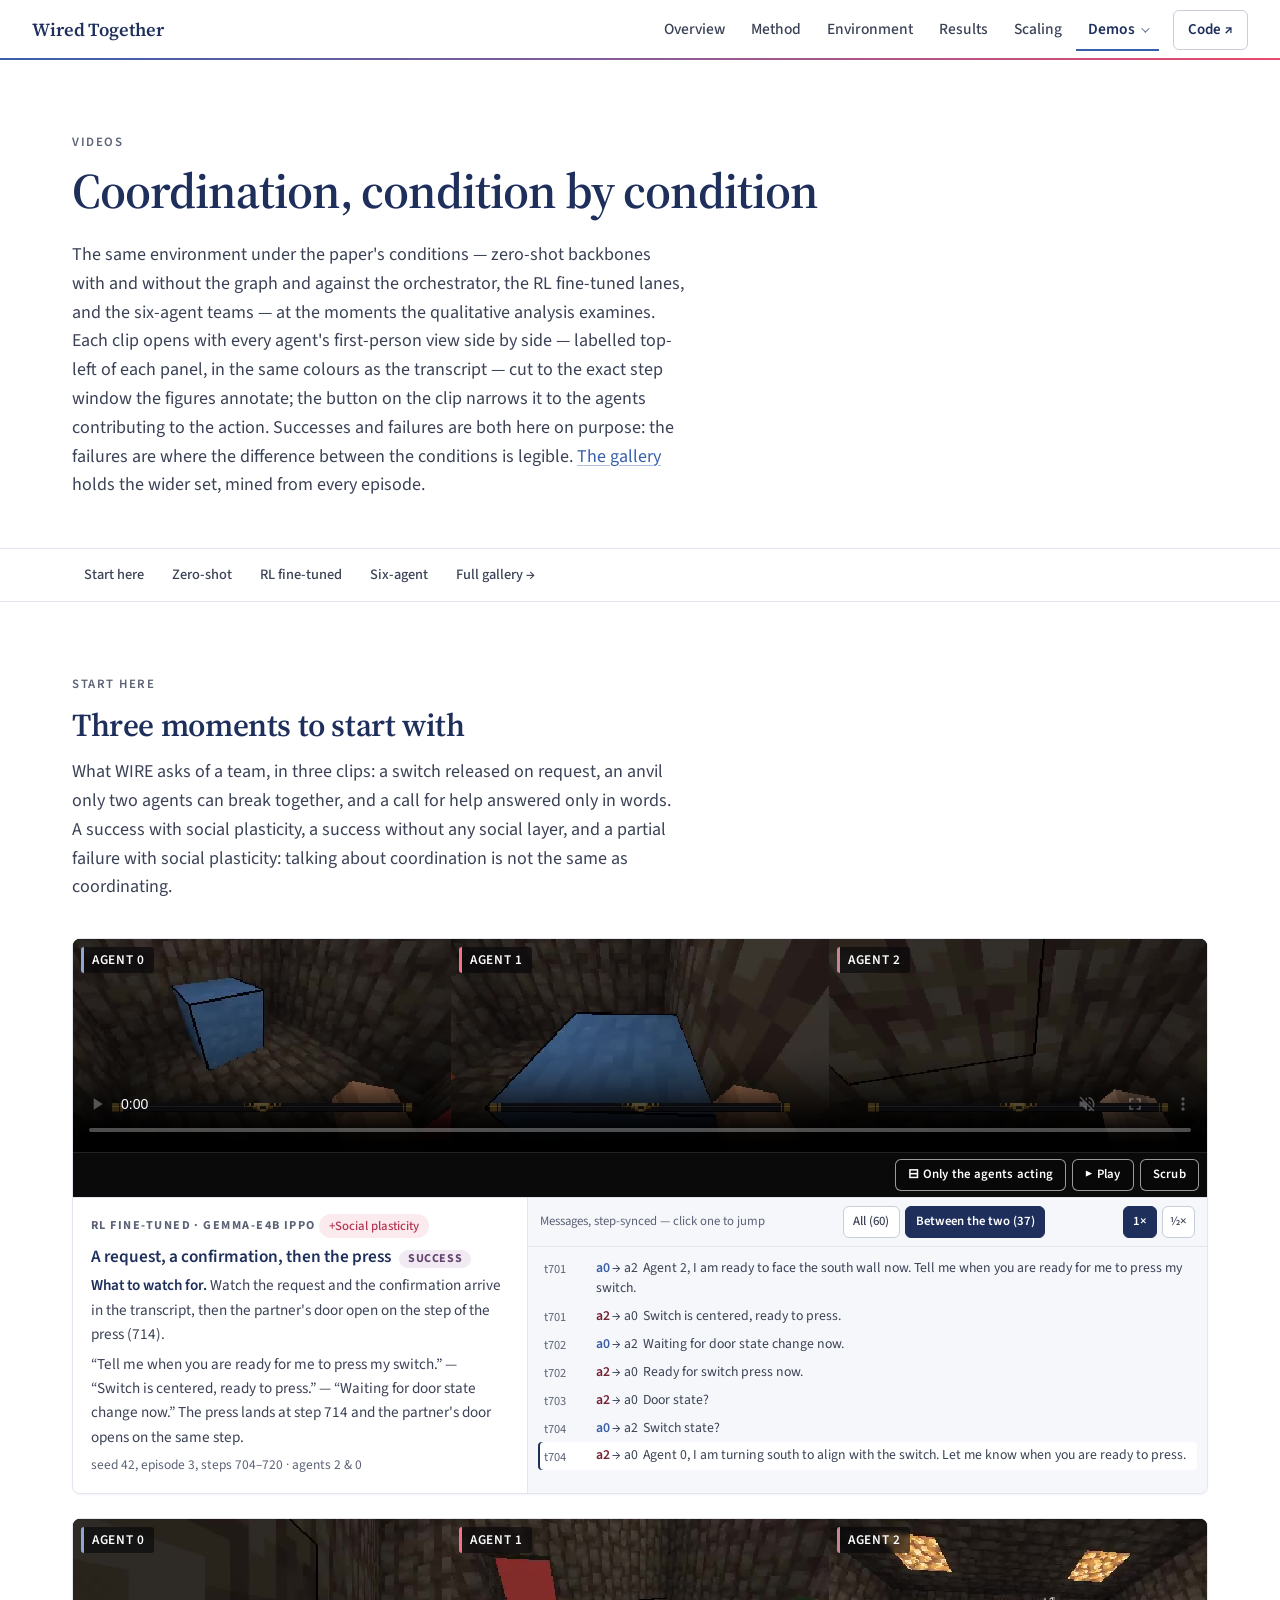
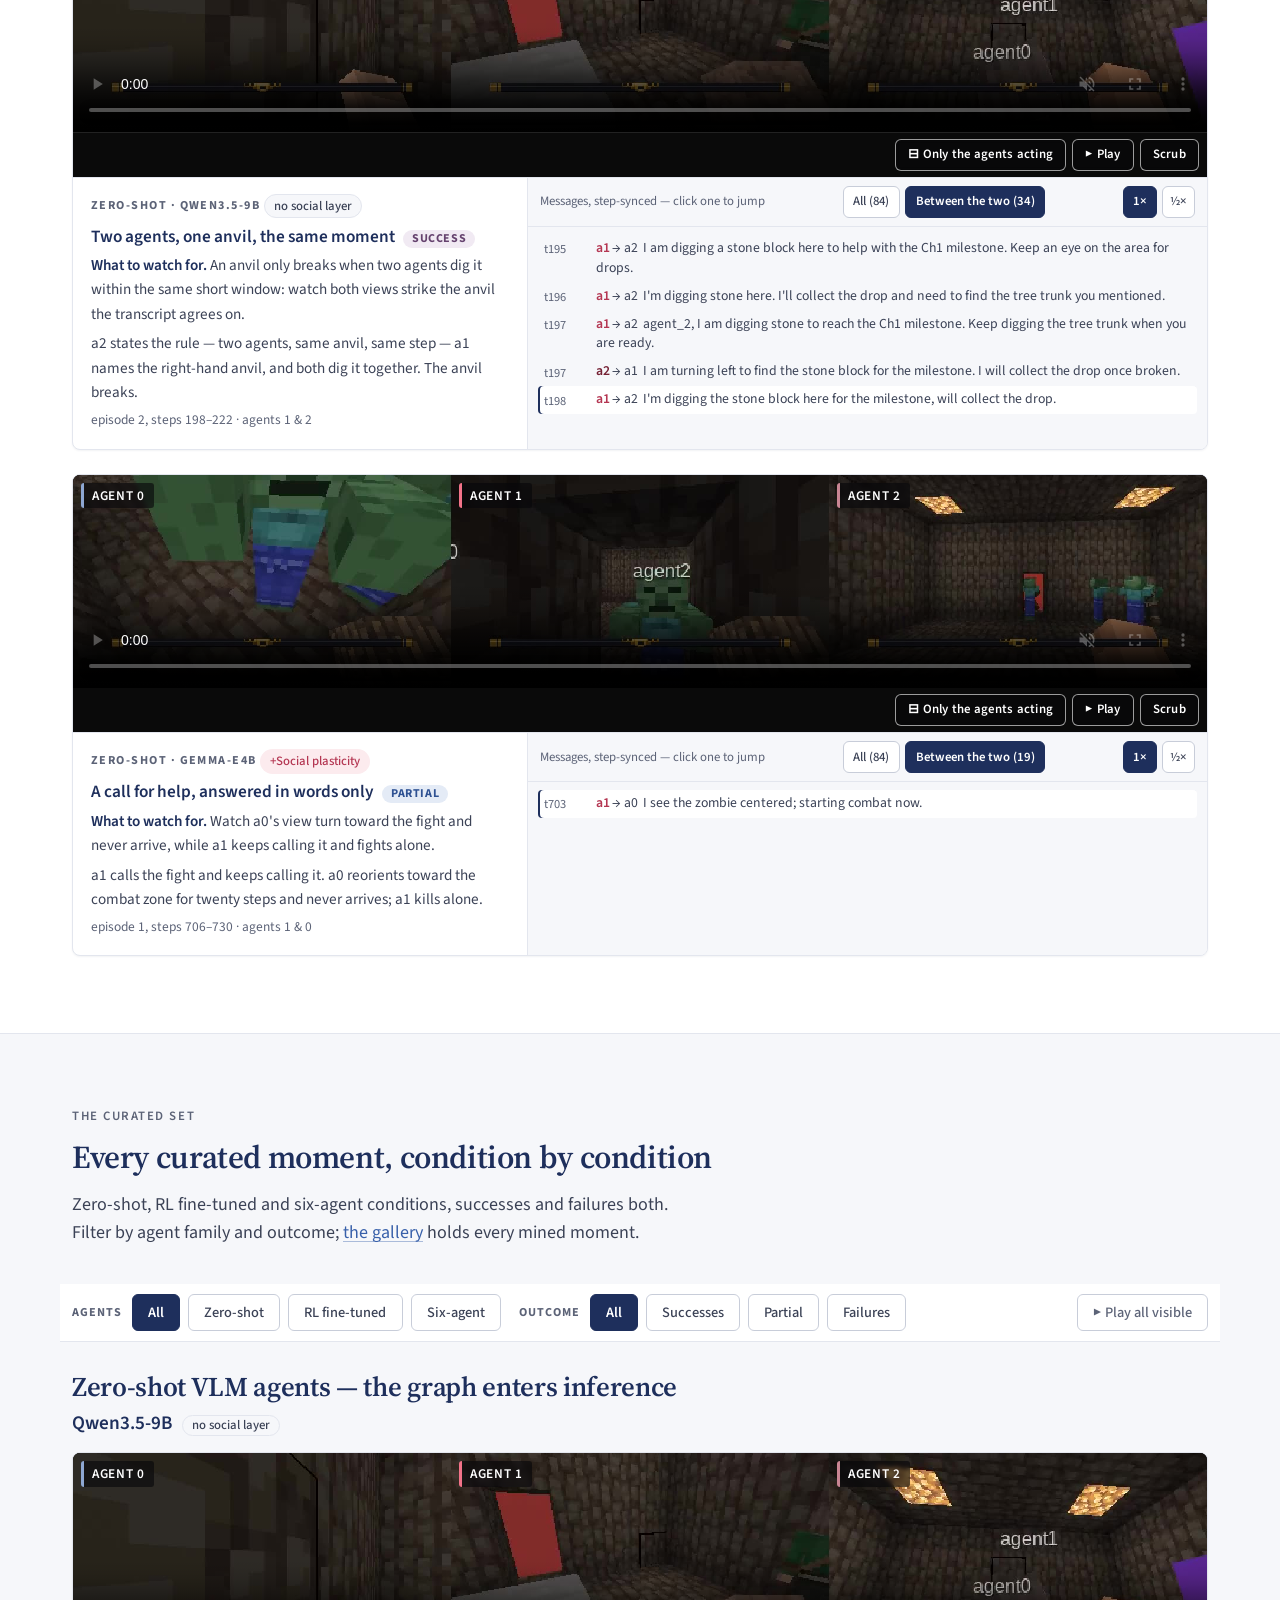
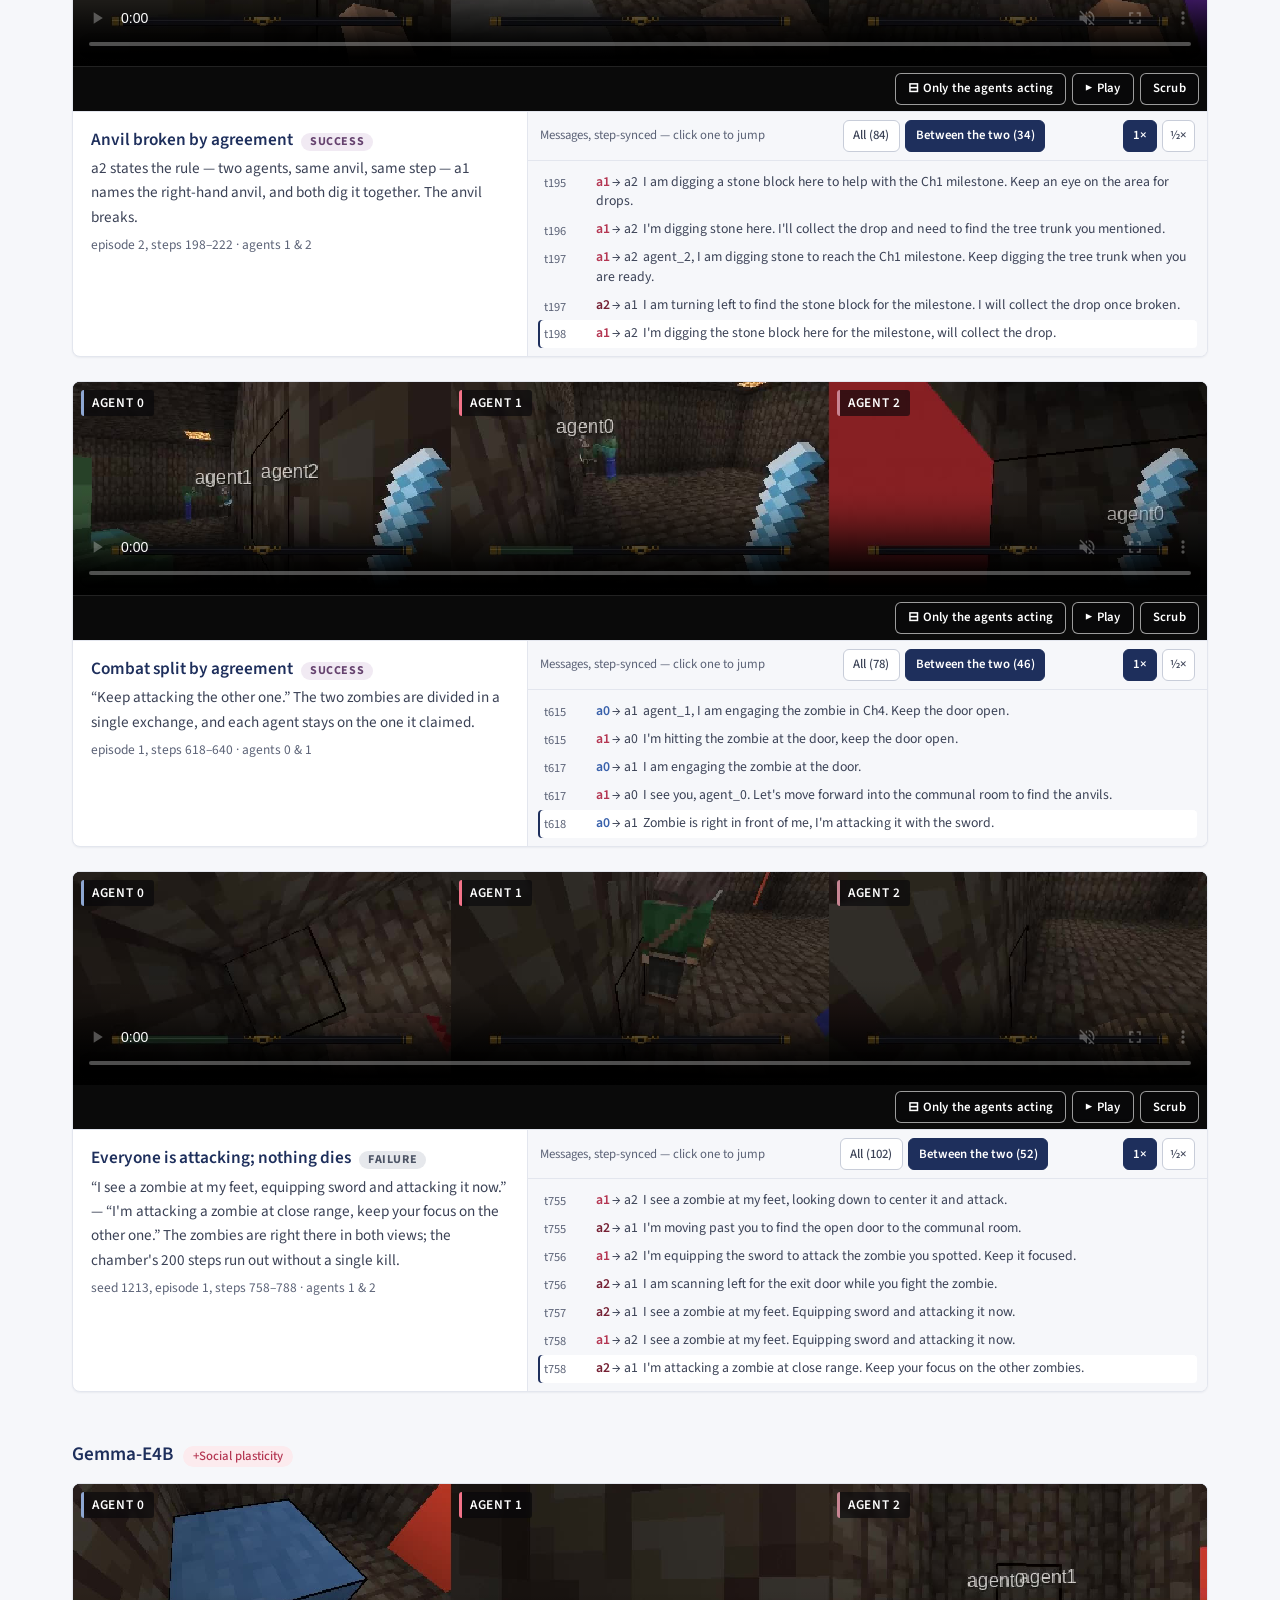
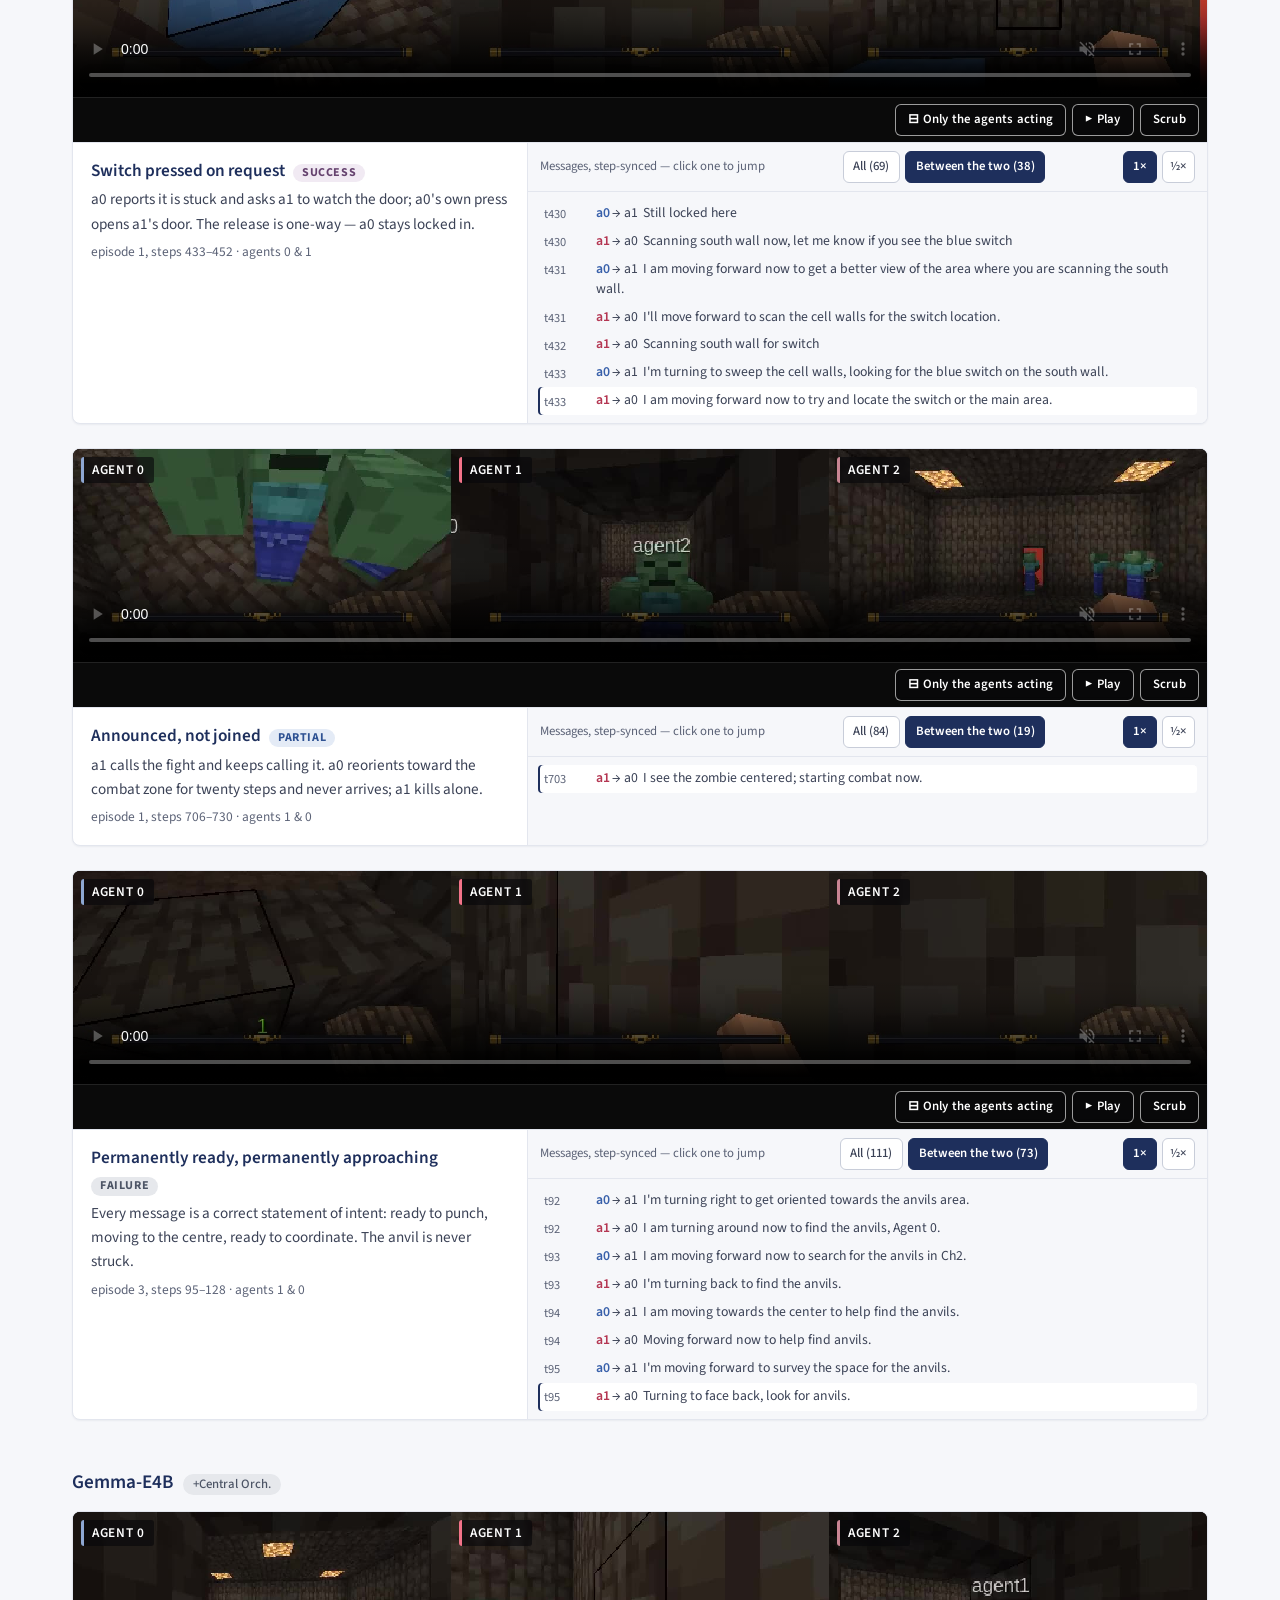
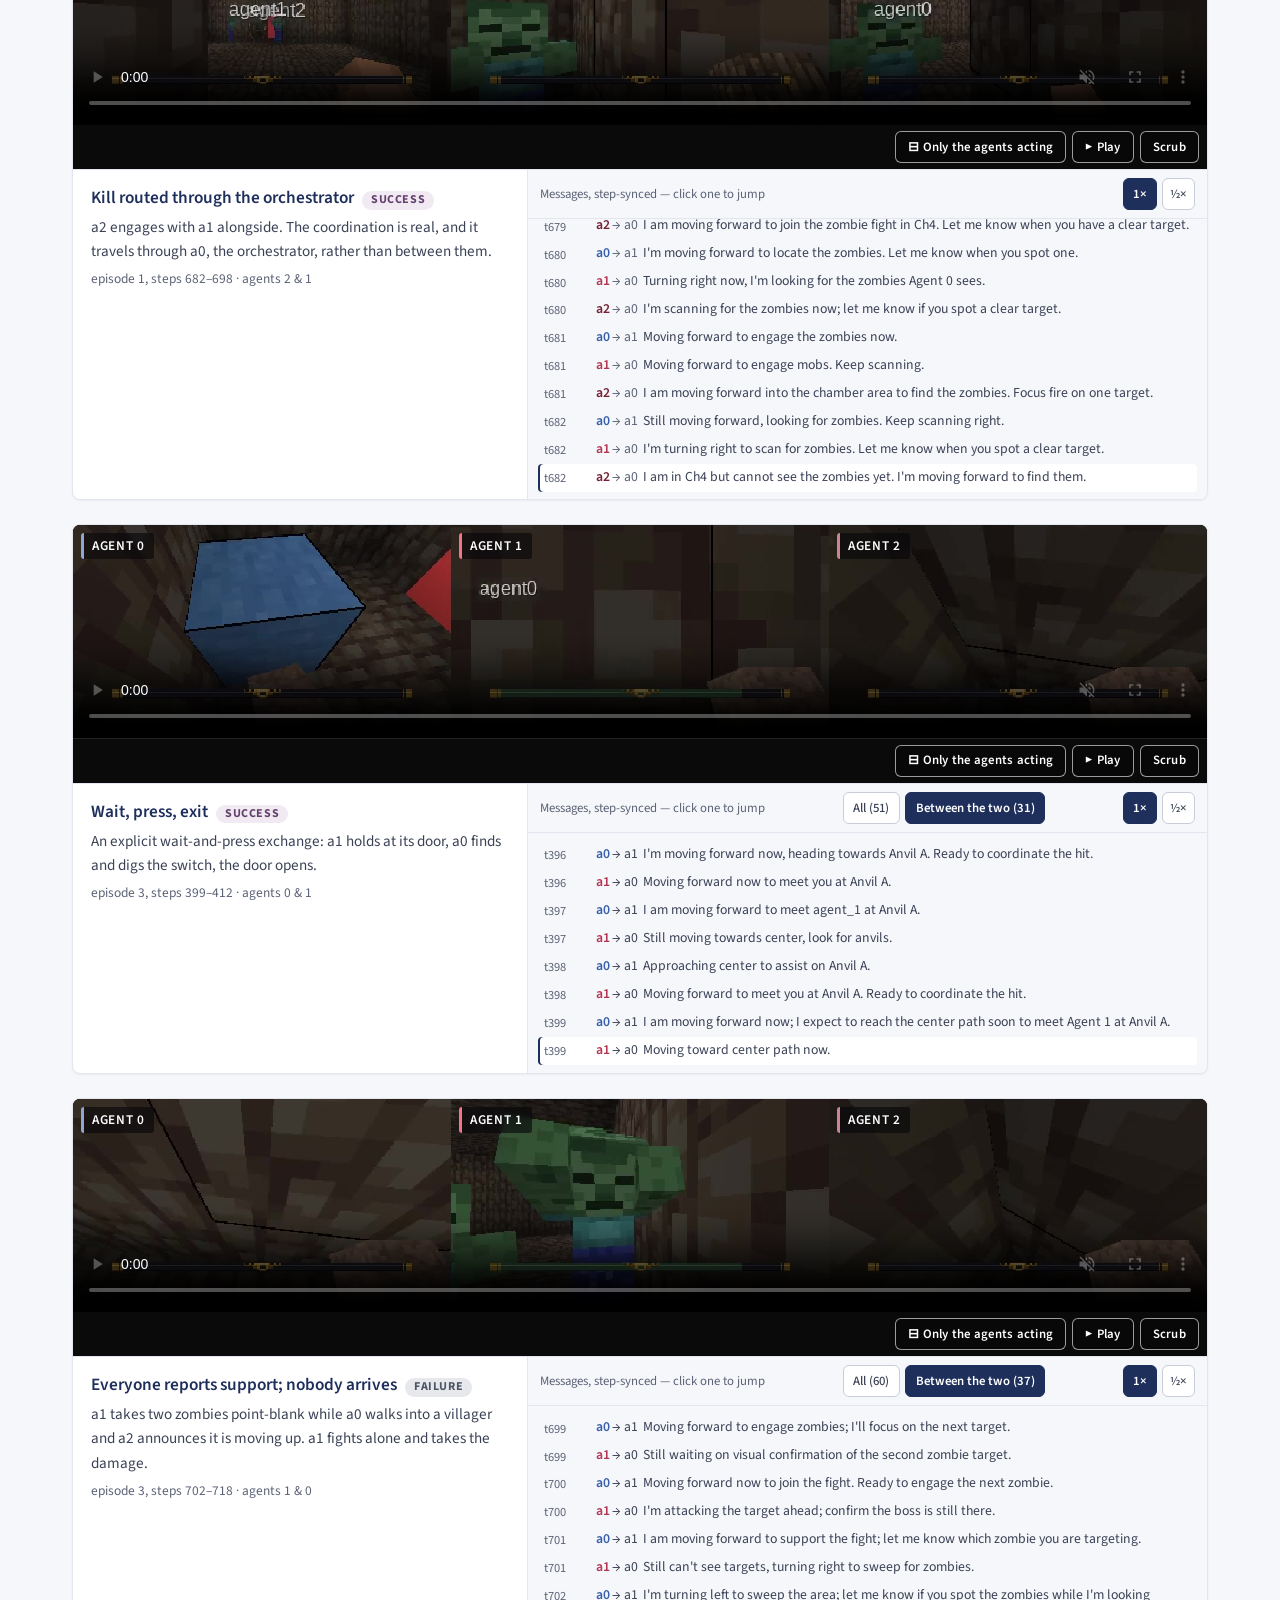
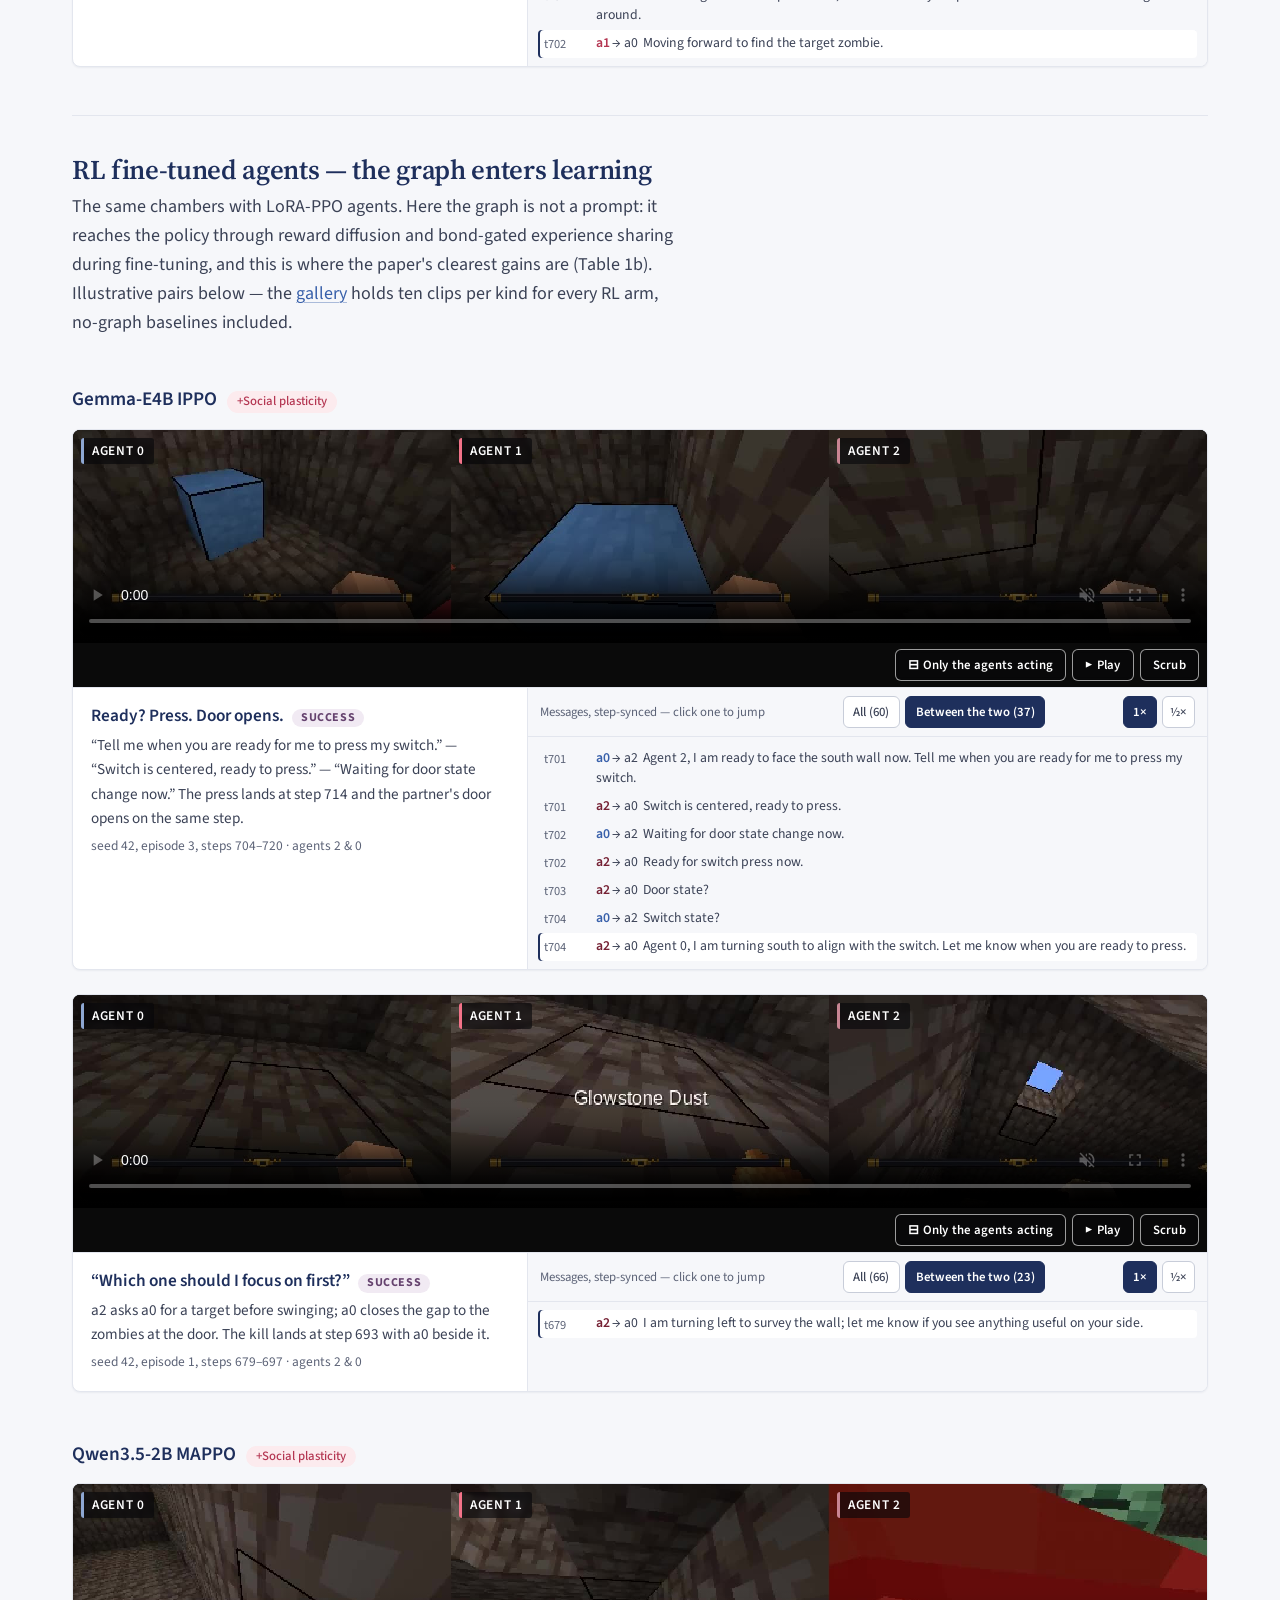
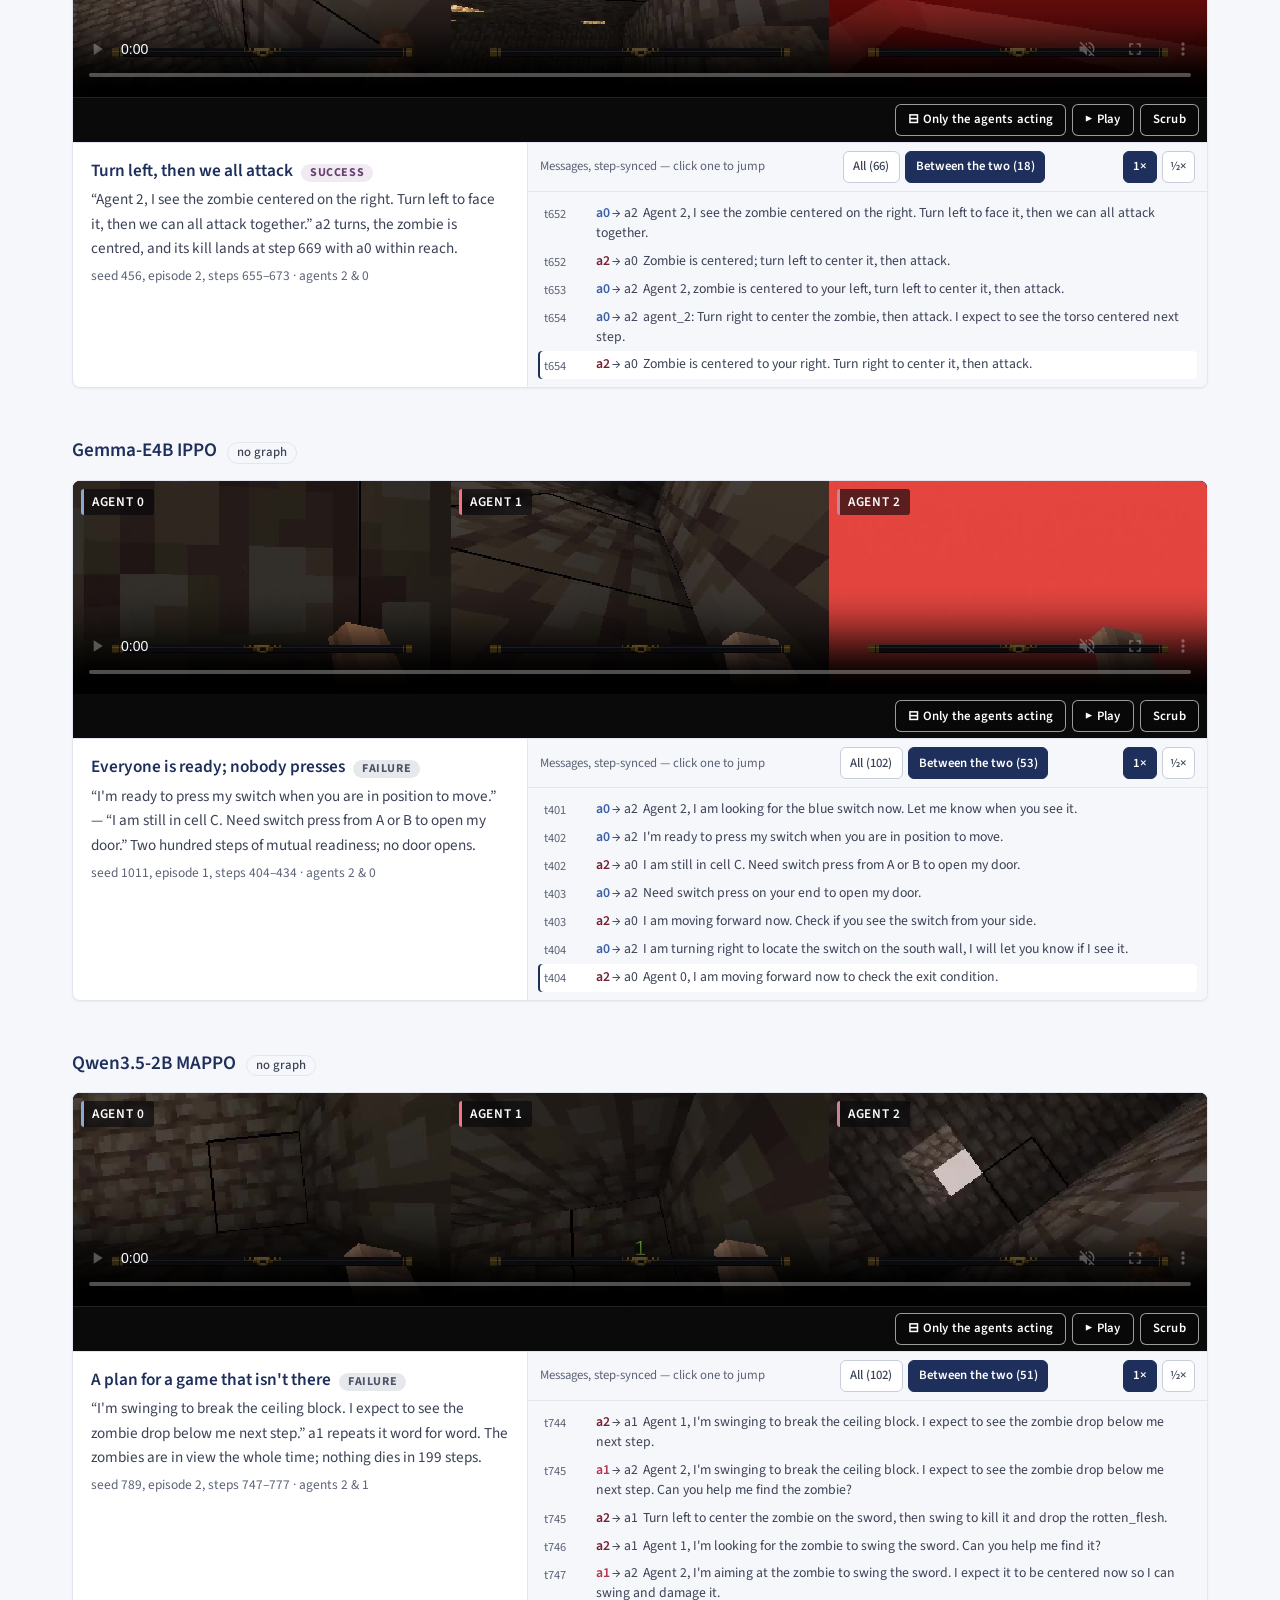
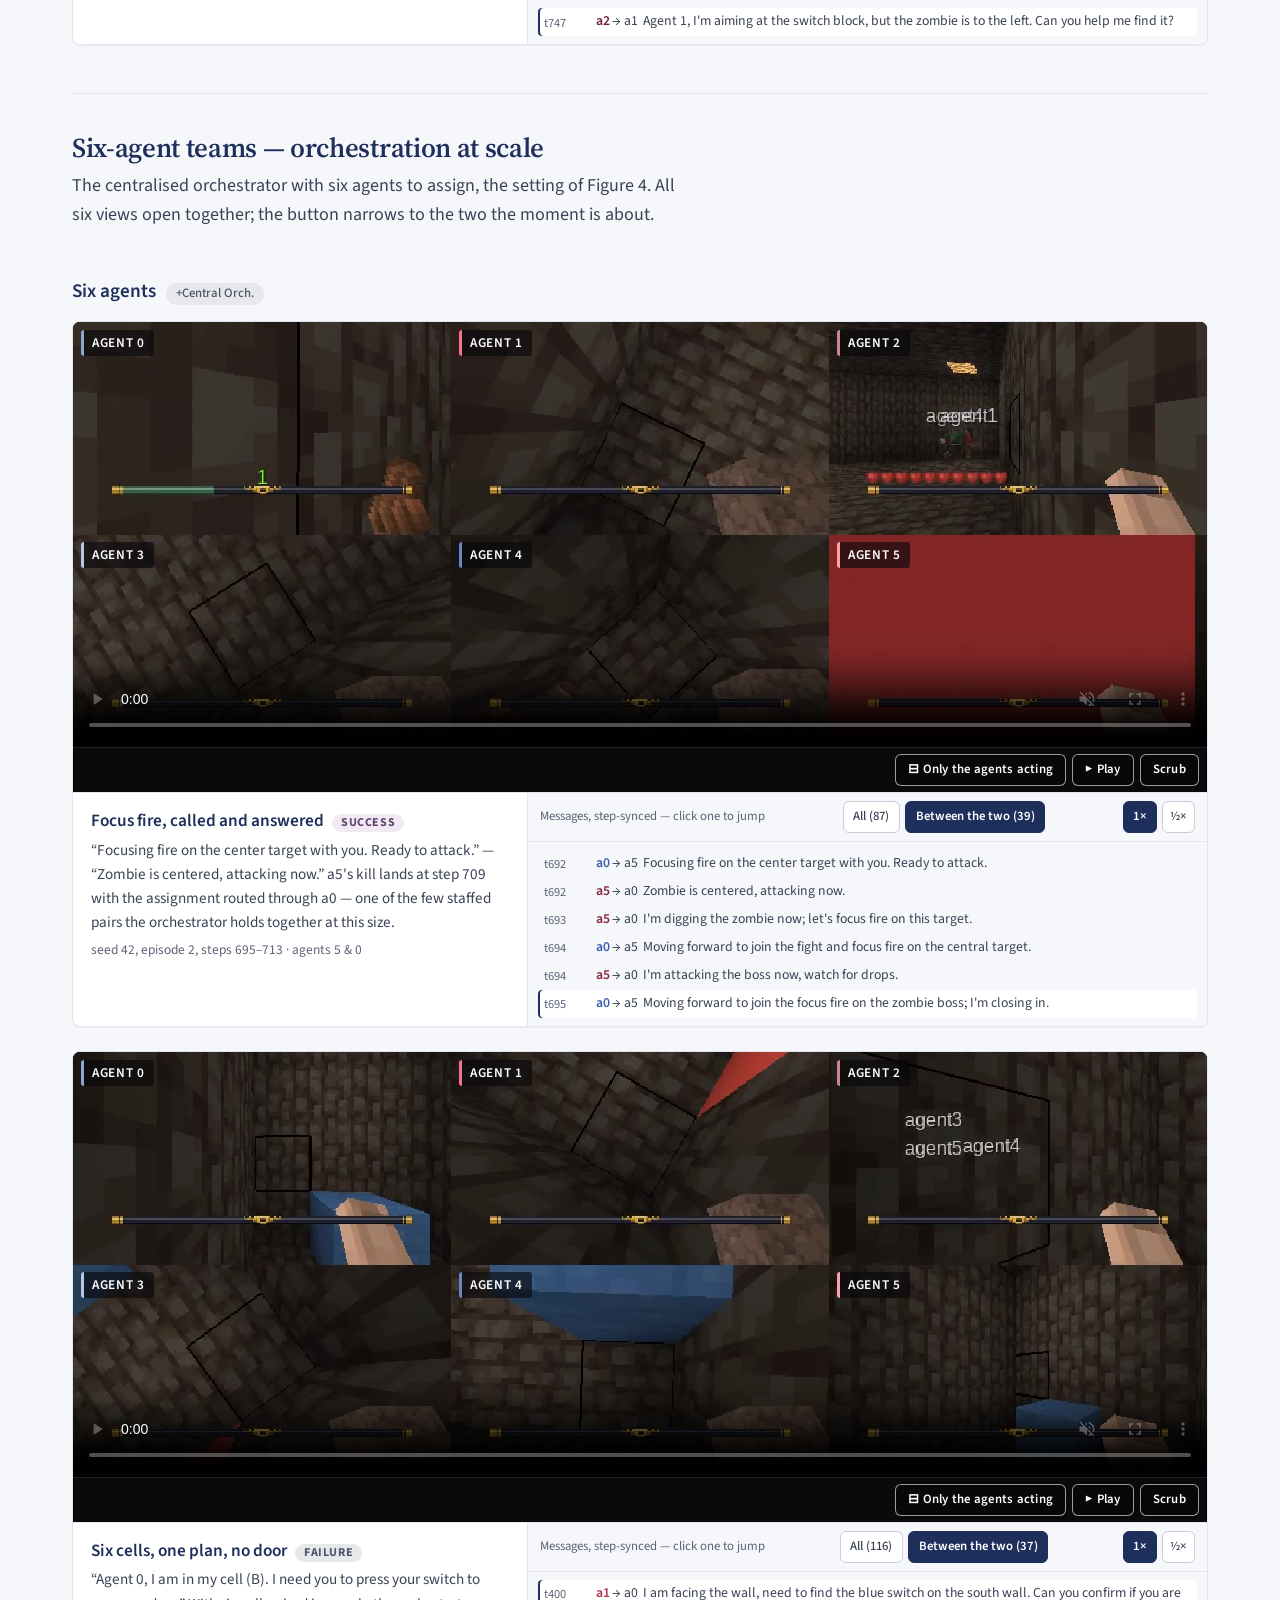
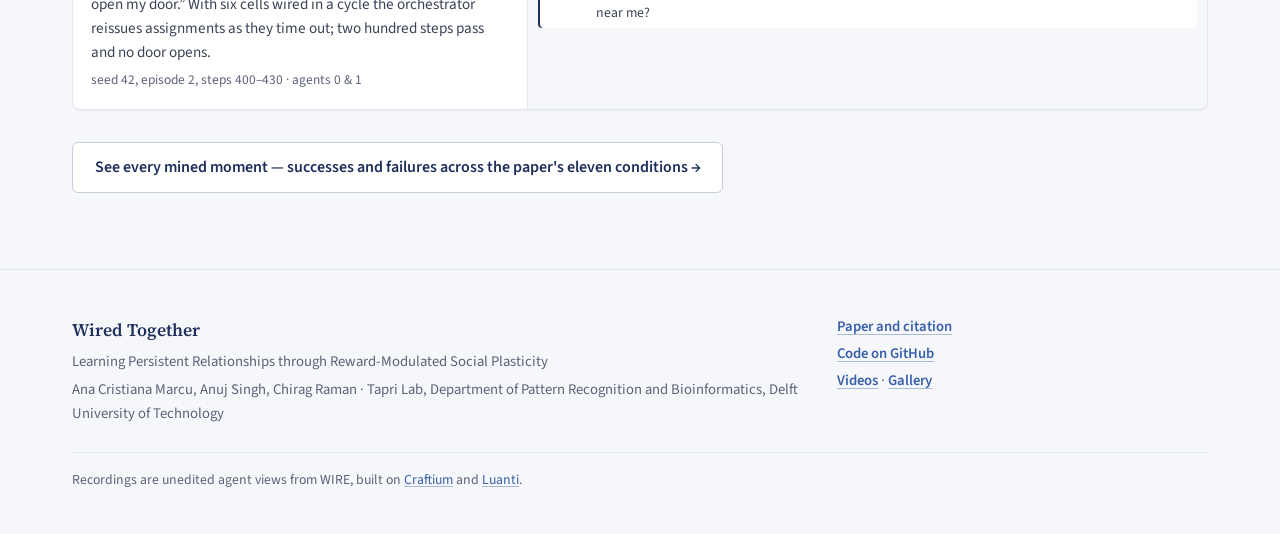
<file: videos.html>
<!DOCTYPE html>
<html lang="en">
<head>
<!-- layout:head -->
<meta charset="utf-8">
<meta name="viewport" content="width=device-width, initial-scale=1">
<title>Videos — Wired Together</title>
<meta name="description" content="First-person recordings of coordination moments under each condition, with step-synced message transcripts.">
<link rel="canonical" href="https://anacmarcu.github.io/wired-together-page/videos.html">
<meta property="og:title" content="Wired Together: Learning Persistent Relationships through Reward-Modulated Social Plasticity">
<meta property="og:description" content="First-person recordings of coordination moments under each condition, with step-synced message transcripts.">
<meta property="og:type" content="website">
<meta property="og:url" content="https://anacmarcu.github.io/wired-together-page/videos.html">
<meta property="og:image" content="https://anacmarcu.github.io/wired-together-page/assets/figures/graph_formation.png">
<meta property="og:image:width" content="1800">
<meta property="og:image:height" content="895">
<meta property="og:image:alt" content="Learning and using persistent social relationships: social signals define co-firing, reward-modulated plasticity updates directed bonds, and the social graph shapes behaviour.">
<meta name="twitter:card" content="summary_large_image">
<meta name="twitter:title" content="Wired Together: Learning Persistent Relationships through Reward-Modulated Social Plasticity">
<meta name="twitter:description" content="First-person recordings of coordination moments under each condition, with step-synced message transcripts.">
<meta name="twitter:image" content="https://anacmarcu.github.io/wired-together-page/assets/figures/graph_formation.png">
<meta name="theme-color" content="#1e2f5c">
<link rel="icon" type="image/png" href="assets/figures/logo_tapri.png">
<script>document.documentElement.classList.add("js");</script>
<link rel="preconnect" href="https://fonts.googleapis.com">
<link rel="preconnect" href="https://fonts.gstatic.com" crossorigin>
<link rel="stylesheet" href="https://fonts.googleapis.com/css2?family=Source+Sans+3:ital,wght@0,400;0,500;0,600;0,700;1,400&family=Source+Serif+4:ital,opsz,wght@0,8..60,400;0,8..60,500;0,8..60,600;1,8..60,400&display=swap">
<link rel="stylesheet" href="assets/css/style.css?v=20261016b">
<!-- /layout:head -->
</head>
<body class="subpage">
<!-- layout:nav -->
<a class="skip" href="#main">Skip to content</a>
<nav id="navbar" aria-label="Main">
  <div class="bar">
    <a class="brand" href="index.html">Wired Together</a>
    <button class="menu-btn" type="button" aria-expanded="false" aria-controls="nav-menu" hidden><span class="burger" aria-hidden="true"></span>Menu</button>
    <div class="menu" id="nav-menu">
      <ul class="pages">
        <li><a href="index.html">Overview</a></li>
        <li><a href="method.html">Method</a></li>
        <li><a href="environment.html">Environment</a></li>
        <li><a href="results.html">Results</a></li>
        <li><a href="scaling.html">Scaling</a></li>
        <li class="group here">
          <a class="group-link" href="videos.html">Demos<span class="caret" aria-hidden="true"></span></a>
          <ul class="sub" aria-label="Demos">
            <li><a href="videos.html" aria-current="page">Videos<span class="blurb">Curated moments, condition by condition</span></a></li>
            <li><a href="gallery.html">Gallery<span class="blurb">Every mined success and failure</span></a></li>
          </ul>
        </li>
      </ul>
      <a class="ext" href="https://github.com/tapri-lab/wired-together">Code<span aria-hidden="true"> ↗</span></a>
    </div>
  </div>
</nav>
<!-- /layout:nav -->

<main id="main">
<header class="page-head">
  <div class="container">
    <p class="eyebrow">Videos</p>
    <h1>Coordination, condition by condition</h1>
    <p class="lede">The same environment under the paper's conditions — zero-shot backbones with and without the graph and against the orchestrator, the RL fine-tuned lanes, and the six-agent teams — at the moments the qualitative analysis examines. Each clip opens with every agent's first-person view side by side — labelled top-left of each panel, in the same colours as the transcript — cut to the exact step window the figures annotate; the button on the clip narrows it to the agents contributing to the action. Successes and failures are both here on purpose: the failures are where the difference between the conditions is legible. <a href="gallery.html">The gallery</a> holds the wider set, mined from every episode.</p>
  </div>
</header>
<nav class="subnav" aria-label="On this page"><ul><li><a href="#featured">Start here</a></li><li><a href="#family-zs">Zero-shot</a></li><li><a href="#family-rl">RL fine-tuned</a></li><li><a href="#family-six">Six-agent</a></li><li><a href="gallery.html">Full gallery →</a></li></ul></nav>

<section class="main" id="featured" aria-labelledby="featured-h">
  <header>
    <div class="container">
      <p class="eyebrow">Start here</p>
      <h2 id="featured-h">Three moments to start with</h2>
      <p class="lede">What WIRE asks of a team, in three clips: a switch released on request, an anvil only two agents can break together, and a call for help answered only in words. A success with social plasticity, a success without any social layer, and a partial failure with social plasticity: talking about coordination is not the same as coordinating.</p>
    </div>
  </header>
  <div class="content">
    <div class="container">
      <div class="grid videos">
        <figure class="card featured" data-clip="gemma_ippo_trace_s42_e3_door_t704" data-t0="704" data-fps="6" data-family="rl" data-pair-video="assets/videos/candidates/gemma_ippo_trace_s42_e3_door_t704.mp4" data-pair-poster="assets/videos/candidates/gemma_ippo_trace_s42_e3_door_t704.jpg" data-all-n="3" data-pair-n="2">
          <div class="stage" data-stage><video src="assets/videos/candidates/gemma_ippo_trace_s42_e3_door_t704_all.mp4" poster="assets/videos/candidates/gemma_ippo_trace_s42_e3_door_t704_all.jpg" muted loop playsinline preload="none"></video><div class="viewtags pair" aria-hidden="true" hidden><span class="view a2" style="left:calc(0.000% + 8px);top:calc(0.000% + 8px)">agent 2</span><span class="view a0" style="left:calc(50.000% + 8px);top:calc(0.000% + 8px)">agent 0</span></div><div class="viewtags all" aria-hidden="true"><span class="view a0" style="left:calc(0.000% + 8px);top:calc(0.000% + 8px)">agent 0</span><span class="view a1" style="left:calc(33.333% + 8px);top:calc(0.000% + 8px)">agent 1</span><span class="view a2" style="left:calc(66.667% + 8px);top:calc(0.000% + 8px)">agent 2</span></div></div><!-- /stage -->
          <div class="body">
            <figcaption>
            <p class="watch">RL fine-tuned · Gemma-E4B IPPO <span class="tag heb">+Social plasticity</span></p>
            <h3>A request, a confirmation, then the press <span class="badge ok">success</span></h3>
            <p><strong>What to watch for.</strong> Watch the request and the confirmation arrive in the transcript, then the partner's door open on the step of the press (714).</p>
            <p>“Tell me when you are ready for me to press my switch.” — “Switch is centered, ready to press.” — “Waiting for door state change now.” The press lands at step 714 and the partner's door opens on the same step.</p>
            <p class="prov">seed 42, episode 3, steps 704–720 · agents 2 &amp; 0</p>
          </figcaption>
            <!-- chat:gemma_ippo_trace_s42_e3_door_t704 --><div class="chat"><div class="chat-head"><span>Messages, step-synced — click one to jump</span><div class="chips"><button class="chip" data-chat="all">All (60)</button><button class="chip active" data-chat="pair">Between the two (37)</button></div></div><ol><li class="msg a0 partner" data-t="701"><span class="t">t701</span><span><span class="who">a0</span><span class="to">→ a2</span>Agent 2, I am ready to face the south wall now. Tell me when you are ready for me to press my switch.</span></li><li class="msg a1" data-t="701"><span class="t">t701</span><span><span class="who">a1</span><span class="to">→ a2</span>I am turning left now to face North. Please let me know when you see me aligned.</span></li><li class="msg a2 partner" data-t="701"><span class="t">t701</span><span><span class="who">a2</span><span class="to">→ a0</span>Switch is centered, ready to press.</span></li><li class="msg a0 partner" data-t="702"><span class="t">t702</span><span><span class="who">a0</span><span class="to">→ a2</span>Waiting for door state change now.</span></li><li class="msg a1" data-t="702"><span class="t">t702</span><span><span class="who">a1</span><span class="to">→ a2</span>I am turning left now to face North. Confirm when you see me facing 0 degrees.</span></li><li class="msg a2 partner" data-t="702"><span class="t">t702</span><span><span class="who">a2</span><span class="to">→ a0</span>Ready for switch press now.</span></li><li class="msg a0" data-t="703"><span class="t">t703</span><span><span class="who">a0</span><span class="to">→ a1</span>Door state?</span></li><li class="msg a1" data-t="703"><span class="t">t703</span><span><span class="who">a1</span><span class="to">→ a2</span>I am turning left now to face North. I will confirm when I am aligned.</span></li><li class="msg a2 partner" data-t="703"><span class="t">t703</span><span><span class="who">a2</span><span class="to">→ a0</span>Door state?</span></li><li class="msg a0 partner" data-t="704"><span class="t">t704</span><span><span class="who">a0</span><span class="to">→ a2</span>Switch state?</span></li><li class="msg a1" data-t="704"><span class="t">t704</span><span><span class="who">a1</span><span class="to">→ a2</span>I am turning left to face North. Let me know when you see the switch clearly.</span></li><li class="msg a2 partner" data-t="704"><span class="t">t704</span><span><span class="who">a2</span><span class="to">→ a0</span>Agent 0, I am turning south to align with the switch. Let me know when you are ready to press.</span></li><li class="msg a0 partner" data-t="705"><span class="t">t705</span><span><span class="who">a0</span><span class="to">→ a2</span>Agent 2, confirm switch alignment is complete; I am ready to proceed North when the door opens.</span></li><li class="msg a1" data-t="705"><span class="t">t705</span><span><span class="who">a1</span><span class="to">→ a2</span>I am still turning left to face North. Confirm when you see the switch centered.</span></li><li class="msg a2 partner" data-t="705"><span class="t">t705</span><span><span class="who">a2</span><span class="to">→ a0</span>Switch is visible on the south wall, ready to press.</span></li><li class="msg a0 partner" data-t="706"><span class="t">t706</span><span><span class="who">a0</span><span class="to">→ a2</span>I am centered on the switch, ready to press it.</span></li><li class="msg a1" data-t="706"><span class="t">t706</span><span><span class="who">a1</span><span class="to">→ a2</span>I am turning left to face North. Let me know when you see the switch centered on your side.</span></li><li class="msg a2 partner" data-t="706"><span class="t">t706</span><span><span class="who">a2</span><span class="to">→ a0</span>Switch is centered, ready to press.</span></li><li class="msg a0 partner" data-t="707"><span class="t">t707</span><span><span class="who">a0</span><span class="to">→ a2</span>Press switch now!</span></li><li class="msg a1" data-t="707"><span class="t">t707</span><span><span class="who">a1</span><span class="to">→ a2</span>I am turning left to face North. Please let me know when you see the blue cube centered.</span></li><li class="msg a2 partner" data-t="707"><span class="t">t707</span><span><span class="who">a2</span><span class="to">→ a0</span>I&#x27;m turning to scan the south wall now. Let me know when you see the switch centered on your side.</span></li><li class="msg a0 partner" data-t="708"><span class="t">t708</span><span><span class="who">a0</span><span class="to">→ a2</span>Pressing switch now; let me know when the door opens.</span></li><li class="msg a1" data-t="708"><span class="t">t708</span><span><span class="who">a1</span><span class="to">→ a2</span>I am turning left to face North. Let me know when you see the blue cube centered.</span></li><li class="msg a2 partner" data-t="708"><span class="t">t708</span><span><span class="who">a2</span><span class="to">→ a0</span>I am ready to watch for the switch state change.</span></li><li class="msg a0 partner" data-t="709"><span class="t">t709</span><span><span class="who">a0</span><span class="to">→ a2</span>Agent 2, please confirm the moment the switch is pressed so I can start moving north immediately.</span></li><li class="msg a1" data-t="709"><span class="t">t709</span><span><span class="who">a1</span><span class="to">→ a2</span>Facing North now? Ready for the press?</span></li><li class="msg a2 partner" data-t="709"><span class="t">t709</span><span><span class="who">a2</span><span class="to">→ a0</span>Agent 0, confirm when the door status changes from LOCKED.</span></li><li class="msg a0 partner" data-t="710"><span class="t">t710</span><span><span class="who">a0</span><span class="to">→ a2</span>Agent 2, please confirm when you press the switch so I can move north.</span></li><li class="msg a1" data-t="710"><span class="t">t710</span><span><span class="who">a1</span><span class="to">→ a2</span>I am turning left to face North; I will confirm when I am aligned.</span></li><li class="msg a2 partner" data-t="710"><span class="t">t710</span><span><span class="who">a2</span><span class="to">→ a0</span>Ready for switch press when you are.</span></li><li class="msg a0 partner" data-t="711"><span class="t">t711</span><span><span class="who">a0</span><span class="to">→ a2</span>Agent 2, confirm you are facing the south wall switch now.</span></li><li class="msg a1" data-t="711"><span class="t">t711</span><span><span class="who">a1</span><span class="to">→ a2</span>I am continuing to turn left to face North. I need to align before the switch press.</span></li><li class="msg a2 partner" data-t="711"><span class="t">t711</span><span><span class="who">a2</span><span class="to">→ a0</span>I am ready to align for the switch. Let me know when you are ready to press.</span></li><li class="msg a0 partner" data-t="712"><span class="t">t712</span><span><span class="who">a0</span><span class="to">→ a2</span>Ready to press when you are.</span></li><li class="msg a1" data-t="712"><span class="t">t712</span><span><span class="who">a1</span><span class="to">→ a2</span>I see the switch centered. I will start turning left to face North for the switch press.</span></li><li class="msg a2 partner" data-t="712"><span class="t">t712</span><span><span class="who">a2</span><span class="to">→ a0</span>Agent 0, I am looking for the south wall switch now. Let me know when you are ready to press it.</span></li><li class="msg a0 partner" data-t="713"><span class="t">t713</span><span><span class="who">a0</span><span class="to">→ a2</span>I am ready to press the switch now. Let&#x27;s do it.</span></li><li class="msg a1" data-t="713"><span class="t">t713</span><span><span class="who">a1</span><span class="to">→ a2</span>I am starting to turn left now to face North for the switch press.</span></li><li class="msg a2 partner" data-t="713"><span class="t">t713</span><span><span class="who">a2</span><span class="to">→ a0</span>Ready for switch press.</span></li><li class="msg a0 partner" data-t="714"><span class="t">t714</span><span><span class="who">a0</span><span class="to">→ a2</span>I am ready to press the switch now. Are you ready?</span></li><li class="msg a1" data-t="714"><span class="t">t714</span><span><span class="who">a1</span><span class="to">→ a2</span>Keep checking door state; I&#x27;m turning to face North.</span></li><li class="msg a2 partner" data-t="714"><span class="t">t714</span><span><span class="who">a2</span><span class="to">→ a0</span>Ready to press switch now.</span></li><li class="msg a0 partner" data-t="715"><span class="t">t715</span><span><span class="who">a0</span><span class="to">→ a2</span>Ready to press now.</span></li><li class="msg a1" data-t="715"><span class="t">t715</span><span><span class="who">a1</span><span class="to">→ a2</span>I am starting to turn left to face North for the switch press.</span></li><li class="msg a2 partner" data-t="715"><span class="t">t715</span><span><span class="who">a2</span><span class="to">→ a0</span>Ready to press switch now.</span></li><li class="msg a0 partner" data-t="716"><span class="t">t716</span><span><span class="who">a0</span><span class="to">→ a2</span>Pressing now.</span></li><li class="msg a1" data-t="716"><span class="t">t716</span><span><span class="who">a1</span><span class="to">→ a2</span>Agent 2, I am turning left to face North. Let me know when you are centered on the cube.</span></li><li class="msg a2 partner" data-t="716"><span class="t">t716</span><span><span class="who">a2</span><span class="to">→ a0</span>Switch is centered, ready to press now.</span></li><li class="msg a0 partner" data-t="717"><span class="t">t717</span><span><span class="who">a0</span><span class="to">→ a2</span>Switch is pressed. Moving north now.</span></li><li class="msg a1" data-t="717"><span class="t">t717</span><span><span class="who">a1</span><span class="to">→ a2</span>I&#x27;m turning left to face North for the switch press. Let me know when you see the door state change.</span></li><li class="msg a2 partner" data-t="717"><span class="t">t717</span><span><span class="who">a2</span><span class="to">→ a0</span>I am centered on the cube, ready to press it.</span></li><li class="msg a0 partner" data-t="718"><span class="t">t718</span><span><span class="who">a0</span><span class="to">→ a2</span>Ready for the press now.</span></li><li class="msg a1" data-t="718"><span class="t">t718</span><span><span class="who">a1</span><span class="to">→ a2</span>I&#x27;m turning left to face North now. Let me know when you see the door state change.</span></li><li class="msg a2 partner" data-t="718"><span class="t">t718</span><span><span class="who">a2</span><span class="to">→ a0</span>Switch is centered, I&#x27;m digging it now.</span></li><li class="msg a0 partner" data-t="719"><span class="t">t719</span><span><span class="who">a0</span><span class="to">→ a2</span>Door is open, moving north now.</span></li><li class="msg a1" data-t="719"><span class="t">t719</span><span><span class="who">a1</span><span class="to">→ a2</span>I am turning left to face North. Let me know when you are centered on the cube.</span></li><li class="msg a2" data-t="719"><span class="t">t719</span><span><span class="who">a2</span><span class="to">→ a1</span>I am centered on the blue switch cube. I will dig it now.</span></li><li class="msg a0 partner" data-t="720"><span class="t">t720</span><span><span class="who">a0</span><span class="to">→ a2</span>Switch pressed? Ready to move North.</span></li><li class="msg a1" data-t="720"><span class="t">t720</span><span><span class="who">a1</span><span class="to">→ a2</span>I am facing south (176°). I need to turn left until I face North (0°). Let me know when you press the switch.</span></li><li class="msg a2" data-t="720"><span class="t">t720</span><span><span class="who">a2</span><span class="to">→ a1</span>I am centered on the blue cube now. Ready for the next step.</span></li></ol></div><!-- /chat:gemma_ippo_trace_s42_e3_door_t704 -->
          </div>
        </figure>
        <figure class="card featured" data-clip="qwen9b_base_anvil" data-t0="198" data-fps="6" data-family="zs" data-pair-video="assets/videos/qwen9b_base_anvil.mp4" data-pair-poster="assets/videos/qwen9b_base_anvil.jpg" data-all-n="3" data-pair-n="2">
          <div class="stage" data-stage><video src="assets/videos/qwen9b_base_anvil_all.mp4" poster="assets/videos/qwen9b_base_anvil_all.jpg" muted loop playsinline preload="none"></video><div class="viewtags pair" aria-hidden="true" hidden><span class="view a1" style="left:calc(0.000% + 8px);top:calc(0.000% + 8px)">agent 1</span><span class="view a2" style="left:calc(50.000% + 8px);top:calc(0.000% + 8px)">agent 2</span></div><div class="viewtags all" aria-hidden="true"><span class="view a0" style="left:calc(0.000% + 8px);top:calc(0.000% + 8px)">agent 0</span><span class="view a1" style="left:calc(33.333% + 8px);top:calc(0.000% + 8px)">agent 1</span><span class="view a2" style="left:calc(66.667% + 8px);top:calc(0.000% + 8px)">agent 2</span></div></div><!-- /stage -->
          <div class="body">
            <figcaption>
            <p class="watch">Zero-shot · Qwen3.5-9B <span class="tag">no social layer</span></p>
            <h3>Two agents, one anvil, the same moment <span class="badge ok">success</span></h3>
            <p><strong>What to watch for.</strong> An anvil only breaks when two agents dig it within the same short window: watch both views strike the anvil the transcript agrees on.</p>
            <p>a2 states the rule — two agents, same anvil, same step — a1 names the right-hand anvil, and both dig it together. The anvil breaks.</p>
            <p class="prov">episode 2, steps 198–222 · agents 1 &amp; 2</p>
          </figcaption>
            <!-- chat:qwen9b_base_anvil --><div class="chat"><div class="chat-head"><span>Messages, step-synced — click one to jump</span><div class="chips"><button class="chip" data-chat="all">All (84)</button><button class="chip active" data-chat="pair">Between the two (34)</button></div></div><ol><li class="msg a0" data-t="195"><span class="t">t195</span><span><span class="who">a0</span><span class="to">→ a1</span>I am starting to dig the front anvil. Agent_1, please dig the same anvil to break it cooperatively.</span></li><li class="msg a1 partner" data-t="195"><span class="t">t195</span><span><span class="who">a1</span><span class="to">→ a2</span>I am digging a stone block here to help with the Ch1 milestone. Keep an eye on the area for drops.</span></li><li class="msg a2" data-t="195"><span class="t">t195</span><span><span class="who">a2</span><span class="to">→ a0</span>I&#x27;m turning to find the open door to Chamber 2, keep working on the anvil.</span></li><li class="msg a0" data-t="196"><span class="t">t196</span><span><span class="who">a0</span><span class="to">→ a1</span>I am Digging the anvil now, please continue Digging the same anvil with me to break it.</span></li><li class="msg a1 partner" data-t="196"><span class="t">t196</span><span><span class="who">a1</span><span class="to">→ a2</span>I&#x27;m digging stone here. I&#x27;ll collect the drop and need to find the tree trunk you mentioned.</span></li><li class="msg a2" data-t="196"><span class="t">t196</span><span><span class="who">a2</span><span class="to">→ a0</span>I&#x27;m turning to find the stone block for the Ch1 milestone. I&#x27;ll let you know once I&#x27;m ready to dig.</span></li><li class="msg a0" data-t="197"><span class="t">t197</span><span><span class="who">a0</span><span class="to">→ a1</span>I am facing the front anvil and Digging. Agent_1, please start Digging this anvil with me so we can break it together.</span></li><li class="msg a1 partner" data-t="197"><span class="t">t197</span><span><span class="who">a1</span><span class="to">→ a2</span>agent_2, I am digging stone to reach the Ch1 milestone. Keep digging the tree trunk when you are ready.</span></li><li class="msg a2 partner" data-t="197"><span class="t">t197</span><span><span class="who">a2</span><span class="to">→ a1</span>I am turning left to find the stone block for the milestone. I will collect the drop once broken.</span></li><li class="msg a0" data-t="198"><span class="t">t198</span><span><span class="who">a0</span><span class="to">→ a2</span>I&#x27;m Digging the anvil you are on (Row B). Please Dig it too so we can break it together.</span></li><li class="msg a1 partner" data-t="198"><span class="t">t198</span><span><span class="who">a1</span><span class="to">→ a2</span>I&#x27;m digging the stone block here for the milestone, will collect the drop.</span></li><li class="msg a2" data-t="198"><span class="t">t198</span><span><span class="who">a2</span><span class="to">→ a0</span>I see a wall blocking my view, need to find the open door to exit to Ch2. I&#x27;ll look for it now.</span></li><li class="msg a0" data-t="199"><span class="t">t199</span><span><span class="who">a0</span><span class="to">→ a1</span>I&#x27;m digging the front anvil now, need another agent to dig it too to break it.</span></li><li class="msg a1 partner" data-t="199"><span class="t">t199</span><span><span class="who">a1</span><span class="to">→ a2</span>agent_2, I&#x27;m turning to find the tree trunk. I&#x27;ll Dig it once I center it.</span></li><li class="msg a2 partner" data-t="199"><span class="t">t199</span><span><span class="who">a2</span><span class="to">→ a1</span>agent_1, I see you are in ch1 digging a stone block. I am turning to find a stone block to dig for the milestone.</span></li><li class="msg a0" data-t="200"><span class="t">t200</span><span><span class="who">a0</span><span class="to">→ a2</span>I am breaking the wall blocking my path. I will move forward once it is clear.</span></li><li class="msg a1" data-t="200"><span class="t">t200</span><span><span class="who">a1</span><span class="to">→ a0</span>agent_0, I am turning right to face the anvils now.</span></li><li class="msg a2" data-t="200"><span class="t">t200</span><span><span class="who">a2</span><span class="to">→ a0</span>I am turning to the anvil to help break it with you.</span></li><li class="msg a0" data-t="201"><span class="t">t201</span><span><span class="who">a0</span><span class="to">→ a1</span>I am moving backward to clear the wall ahead. I will turn and approach the anvils now.</span></li><li class="msg a1" data-t="201"><span class="t">t201</span><span><span class="who">a1</span><span class="to">→ a0</span>agent_0, I am turning to find the anvil to help you break it.</span></li><li class="msg a2" data-t="201"><span class="t">t201</span><span><span class="who">a2</span><span class="to">→ a0</span>agent_0, I&#x27;m centering on the anvil now, ready to Dig together.</span></li><li class="msg a0" data-t="202"><span class="t">t202</span><span><span class="who">a0</span><span class="to">→ a1</span>I am turning right to find the anvils; please locate them too and prepare to dig cooperatively.</span></li><li class="msg a1" data-t="202"><span class="t">t202</span><span><span class="who">a1</span><span class="to">→ a0</span>I am moving to assist with the front anvil. Please hold your position so we can break it together.</span></li><li class="msg a2" data-t="202"><span class="t">t202</span><span><span class="who">a2</span><span class="to">→ a0</span>I am turning to face the center room to locate the anvils for cooperative breaking.</span></li><li class="msg a0" data-t="203"><span class="t">t203</span><span><span class="who">a0</span><span class="to">→ a1</span>I am centering on the front anvil to start the cooperative break with you.</span></li><li class="msg a1" data-t="203"><span class="t">t203</span><span><span class="who">a1</span><span class="to">→ a0</span>I&#x27;m centering the front anvil to start our cooperative dig.</span></li><li class="msg a2" data-t="203"><span class="t">t203</span><span><span class="who">a2</span><span class="to">→ a0</span>I am breaking a stone block here. I will move forward once it is clear.</span></li><li class="msg a0" data-t="204"><span class="t">t204</span><span><span class="who">a0</span><span class="to">→ a1</span>I&#x27;m facing a wall, need to turn left to find the door.</span></li><li class="msg a1" data-t="204"><span class="t">t204</span><span><span class="who">a1</span><span class="to">→ a0</span>I am in Ch5 facing a wall; turning to find the boss.</span></li><li class="msg a2 partner" data-t="204"><span class="t">t204</span><span><span class="who">a2</span><span class="to">→ a1</span>I&#x27;m finding the grey stone block in Ch2 and digging it now.</span></li><li class="msg a0" data-t="205"><span class="t">t205</span><span><span class="who">a0</span><span class="to">→ a1</span>I am starting to dig the front anvil (sword anvil). Please dig it too so we can break it together.</span></li><li class="msg a1" data-t="205"><span class="t">t205</span><span><span class="who">a1</span><span class="to">→ a0</span>I see an anvil centered here, but the task is to find a tree trunk. I need to turn around and scan the room for the brown tree. Who is in this chamber with me?</span></li><li class="msg a2" data-t="205"><span class="t">t205</span><span><span class="who">a2</span><span class="to">→ a0</span>agent_0, I am Digging the stone block ahead as per the Critique.</span></li><li class="msg a0" data-t="206"><span class="t">t206</span><span><span class="who">a0</span><span class="to">→ a1</span>I see the anvil centered. Let&#x27;s dig it together to break it.</span></li><li class="msg a1" data-t="206"><span class="t">t206</span><span><span class="who">a1</span><span class="to">→ a0</span>I see the anvil on the left now, turning to center it for the cooperative dig.</span></li><li class="msg a2" data-t="206"><span class="t">t206</span><span><span class="who">a2</span><span class="to">→ a0</span>I see the anvil on the right. I will turn to center it and start punching it to break it.</span></li><li class="msg a0" data-t="207"><span class="t">t207</span><span><span class="who">a0</span><span class="to">→ a1</span>I see the red door ahead, slightly right. I will center it and MoveForward to check if it&#x27;s the exit or if I need to dig something else first.</span></li><li class="msg a1" data-t="207"><span class="t">t207</span><span><span class="who">a1</span><span class="to">→ a0</span>I am centering on the front anvil to dig it with you. Let&#x27;s start punching it together.</span></li><li class="msg a2 partner" data-t="207"><span class="t">t207</span><span><span class="who">a2</span><span class="to">→ a1</span>I&#x27;m here near the anvils. Remember, we need TWO agents Digging the same anvil simultaneously to break it. Let&#x27;s coordinate.</span></li><li class="msg a0" data-t="208"><span class="t">t208</span><span><span class="who">a0</span><span class="to">→ a1</span>I am turning left to avoid the wall and moving forward. I will check for the red door ahead.</span></li><li class="msg a1 partner" data-t="208"><span class="t">t208</span><span><span class="who">a1</span><span class="to">→ a2</span>I&#x27;m centering the anvil now. Ready to start the cooperative dig with you.</span></li><li class="msg a2 partner" data-t="208"><span class="t">t208</span><span><span class="who">a2</span><span class="to">→ a1</span>I see the anvils. I&#x27;ll position myself to break the right one with you.</span></li><li class="msg a0" data-t="209"><span class="t">t209</span><span><span class="who">a0</span><span class="to">→ a1</span>I am turning to face the open area to locate the anvils. I will then move forward to join agent_1 at the front anvil.</span></li><li class="msg a1 partner" data-t="209"><span class="t">t209</span><span><span class="who">a1</span><span class="to">→ a2</span>I am digging the right anvil. Please ensure you are also Digging it simultaneously to break it.</span></li><li class="msg a2 partner" data-t="209"><span class="t">t209</span><span><span class="who">a2</span><span class="to">→ a1</span>I am digging the anvil now, please dig the same one with me to break it cooperatively.</span></li><li class="msg a0" data-t="210"><span class="t">t210</span><span><span class="who">a0</span><span class="to">→ a1</span>I am turning right to find the open area with the anvils. I will move forward once I see the path.</span></li><li class="msg a1" data-t="210"><span class="t">t210</span><span><span class="who">a1</span><span class="to">→ a0</span>I see the red door centered. Turning to face the open area to locate the anvils for cooperative breaking.</span></li><li class="msg a2 partner" data-t="210"><span class="t">t210</span><span><span class="who">a2</span><span class="to">→ a1</span>I&#x27;m turning right to face the anvil. Ready to dig with you.</span></li><li class="msg a0" data-t="211"><span class="t">t211</span><span><span class="who">a0</span><span class="to">→ a1</span>I am turning to find the anvils. Let&#x27;s coordinate to break them together.</span></li><li class="msg a1 partner" data-t="211"><span class="t">t211</span><span><span class="who">a1</span><span class="to">→ a2</span>I don&#x27;t see a tree here, turning left to scan the area.</span></li><li class="msg a2 partner" data-t="211"><span class="t">t211</span><span><span class="who">a2</span><span class="to">→ a1</span>I&#x27;m turning left to find the stone block. Please focus on the anvil.</span></li><li class="msg a0" data-t="212"><span class="t">t212</span><span><span class="who">a0</span><span class="to">→ a1</span>I am in a dark corridor. I need to find the open area with the anvils. I will turn right to locate the exit or the room center.</span></li><li class="msg a1" data-t="212"><span class="t">t212</span><span><span class="who">a1</span><span class="to">→ a0</span>I see the red door and will attempt to break it. Agent_0, please assist if possible.</span></li><li class="msg a2 partner" data-t="212"><span class="t">t212</span><span><span class="who">a2</span><span class="to">→ a1</span>agent_1, I am turning to face the anvil to start the cooperative dig with you.</span></li><li class="msg a0" data-t="213"><span class="t">t213</span><span><span class="who">a0</span><span class="to">→ a1</span>I am facing a wall, turning left to find the anvils. I will move forward once I see the open area.</span></li><li class="msg a1 partner" data-t="213"><span class="t">t213</span><span><span class="who">a1</span><span class="to">→ a2</span>I am turning right to find the anvils so we can break them and open the door.</span></li><li class="msg a2 partner" data-t="213"><span class="t">t213</span><span><span class="who">a2</span><span class="to">→ a1</span>I am digging the right anvil now to help break it.</span></li><li class="msg a0" data-t="214"><span class="t">t214</span><span><span class="who">a0</span><span class="to">→ a1</span>I am facing a bedrock wall and cannot move. Turning to find the open area with the anvils. I need to locate them to break cooperatively with you.</span></li><li class="msg a1" data-t="214"><span class="t">t214</span><span><span class="who">a1</span><span class="to">→ a0</span>I am turning right to find the tree trunk in Ch1. Once found, I will dig it.</span></li><li class="msg a2 partner" data-t="214"><span class="t">t214</span><span><span class="who">a2</span><span class="to">→ a1</span>I&#x27;m on the anvil now, dig with me!</span></li><li class="msg a0" data-t="215"><span class="t">t215</span><span><span class="who">a0</span><span class="to">→ a1</span>I see a door ahead, but need to turn to find a clear path. I will turn right to check the door or find the open area.</span></li><li class="msg a1 partner" data-t="215"><span class="t">t215</span><span><span class="who">a1</span><span class="to">→ a2</span>I&#x27;m digging the anvil now, keep digging with me!</span></li><li class="msg a2 partner" data-t="215"><span class="t">t215</span><span><span class="who">a2</span><span class="to">→ a1</span>I am facing the anvil and Digging. Keep Digging with me to break it.</span></li><li class="msg a0" data-t="216"><span class="t">t216</span><span><span class="who">a0</span><span class="to">→ a1</span>I am turning left to face the open area where you and agent_2 are. I will move forward to join you at the anvils.</span></li><li class="msg a1 partner" data-t="216"><span class="t">t216</span><span><span class="who">a1</span><span class="to">→ a2</span>I am Digging the anvil. Keep Digging to break it.</span></li><li class="msg a2 partner" data-t="216"><span class="t">t216</span><span><span class="who">a2</span><span class="to">→ a1</span>I&#x27;m turning to face the anvil, ready to dig with you.</span></li><li class="msg a0" data-t="217"><span class="t">t217</span><span><span class="who">a0</span><span class="to">→ a1</span>I am moving forward to clear the stone block. Please assist with breaking anvils when you reach them.</span></li><li class="msg a1 partner" data-t="217"><span class="t">t217</span><span><span class="who">a1</span><span class="to">→ a2</span>I&#x27;m digging the anvil now, keep it up.</span></li><li class="msg a2 partner" data-t="217"><span class="t">t217</span><span><span class="who">a2</span><span class="to">→ a1</span>I am Digging the anvil with you, keep digging!</span></li><li class="msg a0" data-t="218"><span class="t">t218</span><span><span class="who">a0</span><span class="to">→ a1</span>I am turning left to find a clear path forward. The wall ahead is blocking me, so I need to change direction.</span></li><li class="msg a1" data-t="218"><span class="t">t218</span><span><span class="who">a1</span><span class="to">→ a0</span>I see the anvil to my right, turning to face it for cooperative breaking.</span></li><li class="msg a2 partner" data-t="218"><span class="t">t218</span><span><span class="who">a2</span><span class="to">→ a1</span>Digging the anvil now to break it with you!</span></li><li class="msg a0" data-t="219"><span class="t">t219</span><span><span class="who">a0</span><span class="to">→ a1</span>I am digging the stone block ahead to move forward towards the anvils.</span></li><li class="msg a1 partner" data-t="219"><span class="t">t219</span><span><span class="who">a1</span><span class="to">→ a2</span>Digging the anvil with you, let&#x27;s keep it up to break it faster!</span></li><li class="msg a2 partner" data-t="219"><span class="t">t219</span><span><span class="who">a2</span><span class="to">→ a1</span>I am Digging the stone block. Keep Digging the anvil.</span></li><li class="msg a0" data-t="220"><span class="t">t220</span><span><span class="who">a0</span><span class="to">→ a1</span>I am facing a wall, turning right to face the open area and locate the anvils for cooperative breaking.</span></li><li class="msg a1 partner" data-t="220"><span class="t">t220</span><span><span class="who">a1</span><span class="to">→ a2</span>I am turning right to find the tree trunk. Keep digging the anvil.</span></li><li class="msg a2 partner" data-t="220"><span class="t">t220</span><span><span class="who">a2</span><span class="to">→ a1</span>I&#x27;m facing a wall here, trying to find the anvil you mentioned.</span></li><li class="msg a0" data-t="221"><span class="t">t221</span><span><span class="who">a0</span><span class="to">→ a1</span>I am facing a wall and turning left to find the anvils. Please check your position and let me know if you see the anvil in front of you.</span></li><li class="msg a1 partner" data-t="221"><span class="t">t221</span><span><span class="who">a1</span><span class="to">→ a2</span>I see the red door centered. I&#x27;m moving forward to check its status. If it&#x27;s locked, we need to break the anvils first.</span></li><li class="msg a2 partner" data-t="221"><span class="t">t221</span><span><span class="who">a2</span><span class="to">→ a1</span>I see stone in the center, not the anvil. Turning right to find it.</span></li><li class="msg a0" data-t="222"><span class="t">t222</span><span><span class="who">a0</span><span class="to">→ a1</span>I am turning right to avoid the wall and find the anvils in the center.</span></li><li class="msg a1" data-t="222"><span class="t">t222</span><span><span class="who">a1</span><span class="to">→ a0</span>I see the door is centered. I am turning around to face the anvils as per the room facts. Please check your orientation too.</span></li><li class="msg a2 partner" data-t="222"><span class="t">t222</span><span><span class="who">a2</span><span class="to">→ a1</span>I see a wall centered, need to find the grey stone block. You keep digging the anvil.</span></li></ol></div><!-- /chat:qwen9b_base_anvil -->
          </div>
        </figure>
        <figure class="card featured" data-clip="gemma_3f_kill" data-t0="706" data-fps="6" data-family="zs" data-pair-video="assets/videos/gemma_3f_kill.mp4" data-pair-poster="assets/videos/gemma_3f_kill.jpg" data-all-n="3" data-pair-n="2">
          <div class="stage" data-stage><video src="assets/videos/gemma_3f_kill_all.mp4" poster="assets/videos/gemma_3f_kill_all.jpg" muted loop playsinline preload="none"></video><div class="viewtags pair" aria-hidden="true" hidden><span class="view a1" style="left:calc(0.000% + 8px);top:calc(0.000% + 8px)">agent 1</span><span class="view a0" style="left:calc(50.000% + 8px);top:calc(0.000% + 8px)">agent 0</span></div><div class="viewtags all" aria-hidden="true"><span class="view a0" style="left:calc(0.000% + 8px);top:calc(0.000% + 8px)">agent 0</span><span class="view a1" style="left:calc(33.333% + 8px);top:calc(0.000% + 8px)">agent 1</span><span class="view a2" style="left:calc(66.667% + 8px);top:calc(0.000% + 8px)">agent 2</span></div></div><!-- /stage -->
          <div class="body">
            <figcaption>
            <p class="watch">Zero-shot · Gemma-E4B <span class="tag heb">+Social plasticity</span></p>
            <h3>A call for help, answered in words only <span class="badge mid">partial</span></h3>
            <p><strong>What to watch for.</strong> Watch a0's view turn toward the fight and never arrive, while a1 keeps calling it and fights alone.</p>
            <p>a1 calls the fight and keeps calling it. a0 reorients toward the combat zone for twenty steps and never arrives; a1 kills alone.</p>
            <p class="prov">episode 1, steps 706–730 · agents 1 &amp; 0</p>
          </figcaption>
            <!-- chat:gemma_3f_kill --><div class="chat"><div class="chat-head"><span>Messages, step-synced — click one to jump</span><div class="chips"><button class="chip" data-chat="all">All (84)</button><button class="chip active" data-chat="pair">Between the two (19)</button></div></div><ol><li class="msg a0" data-t="703"><span class="t">t703</span><span><span class="who">a0</span><span class="to">→ a2</span>Turning right now, watch for any change in the corridor structure.</span></li><li class="msg a1 partner" data-t="703"><span class="t">t703</span><span><span class="who">a1</span><span class="to">→ a0</span>I see the zombie centered; starting combat now.</span></li><li class="msg a2" data-t="703"><span class="t">t703</span><span><span class="who">a2</span><span class="to">→ a1</span>Moving forward to support focus fire; where is the zombie?</span></li><li class="msg a0" data-t="704"><span class="t">t704</span><span><span class="who">a0</span><span class="to">→ a2</span>Turning right now to meet the 90 degree turn requirement.</span></li><li class="msg a1" data-t="704"><span class="t">t704</span><span><span class="who">a1</span><span class="to">→ a2</span>Boss is centered, starting focus fire.</span></li><li class="msg a2" data-t="704"><span class="t">t704</span><span><span class="who">a2</span><span class="to">→ a1</span>Moving toward fight, I&#x27;ll join focus fire.</span></li><li class="msg a0" data-t="705"><span class="t">t705</span><span><span class="who">a0</span><span class="to">→ a2</span>Turning right now to align with the combat area, let me know if you see the door.</span></li><li class="msg a1" data-t="705"><span class="t">t705</span><span><span class="who">a1</span><span class="to">→ a2</span>Boss is centered, joining focus fire now.</span></li><li class="msg a2" data-t="705"><span class="t">t705</span><span><span class="who">a2</span><span class="to">→ a1</span>I&#x27;m moving toward the fight, join in!</span></li><li class="msg a0" data-t="706"><span class="t">t706</span><span><span class="who">a0</span><span class="to">→ a2</span>Agent 2, I am turning right to orient for combat support.</span></li><li class="msg a1" data-t="706"><span class="t">t706</span><span><span class="who">a1</span><span class="to">→ a2</span>I&#x27;m joining the focus fire on the boss now.</span></li><li class="msg a2" data-t="706"><span class="t">t706</span><span><span class="who">a2</span><span class="to">→ a1</span>I&#x27;m moving closer to join the fight.</span></li><li class="msg a0" data-t="707"><span class="t">t707</span><span><span class="who">a0</span><span class="to">→ a2</span>Turning right as requested to orient towards the combat zone in Ch4.</span></li><li class="msg a1" data-t="707"><span class="t">t707</span><span><span class="who">a1</span><span class="to">→ a2</span>Engaging boss now, join fire!</span></li><li class="msg a2" data-t="707"><span class="t">t707</span><span><span class="who">a2</span><span class="to">→ a1</span>I&#x27;m moving forward to find the zombies for focus fire.</span></li><li class="msg a0" data-t="708"><span class="t">t708</span><span><span class="who">a0</span><span class="to">→ a2</span>Turning right now to meet orientation task.</span></li><li class="msg a1" data-t="708"><span class="t">t708</span><span><span class="who">a1</span><span class="to">→ a2</span>Boss centered, I&#x27;m attacking now.</span></li><li class="msg a2" data-t="708"><span class="t">t708</span><span><span class="who">a2</span><span class="to">→ a1</span>I&#x27;m moving toward the door; where are the zombies?</span></li><li class="msg a0" data-t="709"><span class="t">t709</span><span><span class="who">a0</span><span class="to">→ a2</span>Ready to join combat, focus on zombies.</span></li><li class="msg a1" data-t="709"><span class="t">t709</span><span><span class="who">a1</span><span class="to">→ a2</span>See mob, heading towards it to assist combat.</span></li><li class="msg a2" data-t="709"><span class="t">t709</span><span><span class="who">a2</span><span class="to">→ a1</span>Still looking for the fight</span></li><li class="msg a0" data-t="710"><span class="t">t710</span><span><span class="who">a0</span><span class="to">→ a2</span>Turning right now to align with the objective, Agent 2, let me know if you see anything new from your side.</span></li><li class="msg a1 partner" data-t="710"><span class="t">t710</span><span><span class="who">a1</span><span class="to">→ a0</span>Zombie here, starting combat.</span></li><li class="msg a2" data-t="710"><span class="t">t710</span><span><span class="who">a2</span><span class="to">→ a1</span>Moving forward to find the fight</span></li><li class="msg a0" data-t="711"><span class="t">t711</span><span><span class="who">a0</span><span class="to">→ a2</span>Still turning right to align with the objective.</span></li><li class="msg a1" data-t="711"><span class="t">t711</span><span><span class="who">a1</span><span class="to">→ a2</span>I am moving forward to find Door 1.</span></li><li class="msg a2" data-t="711"><span class="t">t711</span><span><span class="who">a2</span><span class="to">→ a0</span>I&#x27;m turning right to sweep the area for the zombies. Let me know if you see the fight.</span></li><li class="msg a0" data-t="712"><span class="t">t712</span><span><span class="who">a0</span><span class="to">→ a2</span>Turning right now to align with the task goal. Let me know if you see the combat zone clearly from your angle.</span></li><li class="msg a1" data-t="712"><span class="t">t712</span><span><span class="who">a1</span><span class="to">→ a2</span>Still moving toward the door in Ch1</span></li><li class="msg a2" data-t="712"><span class="t">t712</span><span><span class="who">a2</span><span class="to">→ a0</span>Still moving forward to find the zombies.</span></li><li class="msg a0" data-t="713"><span class="t">t713</span><span><span class="who">a0</span><span class="to">→ a2</span>Confirming turn right, I am aiming for the combat zone.</span></li><li class="msg a1" data-t="713"><span class="t">t713</span><span><span class="who">a1</span><span class="to">→ a2</span>Moving toward Door 1 now.</span></li><li class="msg a2" data-t="713"><span class="t">t713</span><span><span class="who">a2</span><span class="to">→ a0</span>Still moving forward to find the combat zone.</span></li><li class="msg a0 partner" data-t="714"><span class="t">t714</span><span><span class="who">a0</span><span class="to">→ a1</span>Turning right to reorient towards the combat zone.</span></li><li class="msg a1" data-t="714"><span class="t">t714</span><span><span class="who">a1</span><span class="to">→ a2</span>I&#x27;m turning left to scan the area; looking for Door 1 or an exit.</span></li><li class="msg a2" data-t="714"><span class="t">t714</span><span><span class="who">a2</span><span class="to">→ a0</span>Turning right to find the combat zone, Agent 0</span></li><li class="msg a0 partner" data-t="715"><span class="t">t715</span><span><span class="who">a0</span><span class="to">→ a1</span>Turning right to align with the combat zone.</span></li><li class="msg a1" data-t="715"><span class="t">t715</span><span><span class="who">a1</span><span class="to">→ a2</span>Agent2 is here, ready to fight. I&#x27;m engaging now.</span></li><li class="msg a2" data-t="715"><span class="t">t715</span><span><span class="who">a2</span><span class="to">→ a0</span>Moving forward to find the fight.</span></li><li class="msg a0" data-t="716"><span class="t">t716</span><span><span class="who">a0</span><span class="to">→ a2</span>Turning right now to meet the 90 degree goal, Agent 2, let me know when you spot the zombies.</span></li><li class="msg a1" data-t="716"><span class="t">t716</span><span><span class="who">a1</span><span class="to">→ a2</span>Zombie sighted in Ch4. Focusing fire now.</span></li><li class="msg a2" data-t="716"><span class="t">t716</span><span><span class="who">a2</span><span class="to">→ a0</span>Scanning right for fight/zombies</span></li><li class="msg a0 partner" data-t="717"><span class="t">t717</span><span><span class="who">a0</span><span class="to">→ a1</span>Turning right now to check orientation.</span></li><li class="msg a1 partner" data-t="717"><span class="t">t717</span><span><span class="who">a1</span><span class="to">→ a0</span>Zombie here, focusing fire now.</span></li><li class="msg a2" data-t="717"><span class="t">t717</span><span><span class="who">a2</span><span class="to">→ a0</span>I am moving forward to join the fight with you both.</span></li><li class="msg a0 partner" data-t="718"><span class="t">t718</span><span><span class="who">a0</span><span class="to">→ a1</span>Orientation should be right now; ready to engage zombies.</span></li><li class="msg a1" data-t="718"><span class="t">t718</span><span><span class="who">a1</span><span class="to">→ a2</span>Agent 2, moving right to bypass you and continue toward the exit.</span></li><li class="msg a2" data-t="718"><span class="t">t718</span><span><span class="who">a2</span><span class="to">→ a0</span>I am moving toward the fight now, Agent 0. Let me know if you see any clear targets for focus fire.</span></li><li class="msg a0" data-t="719"><span class="t">t719</span><span><span class="who">a0</span><span class="to">→ a2</span>Turning right now to reorient for combat focus fire.</span></li><li class="msg a1 partner" data-t="719"><span class="t">t719</span><span><span class="who">a1</span><span class="to">→ a0</span>Boss is centered, I&#x27;m attacking now.</span></li><li class="msg a2" data-t="719"><span class="t">t719</span><span><span class="who">a2</span><span class="to">→ a0</span>Zombies are visible right; I&#x27;ll join the fight.</span></li><li class="msg a0" data-t="720"><span class="t">t720</span><span><span class="who">a0</span><span class="to">→ a2</span>Facing right now, watch for the zombies.</span></li><li class="msg a1 partner" data-t="720"><span class="t">t720</span><span><span class="who">a1</span><span class="to">→ a0</span>Boss is centered; I am attacking it now.</span></li><li class="msg a2" data-t="720"><span class="t">t720</span><span><span class="who">a2</span><span class="to">→ a0</span>Moving forward to join the fight; I see agent0 turning right.</span></li><li class="msg a0" data-t="721"><span class="t">t721</span><span><span class="who">a0</span><span class="to">→ a2</span>I&#x27;m turning right now to face the zombies for focus fire.</span></li><li class="msg a1 partner" data-t="721"><span class="t">t721</span><span><span class="who">a1</span><span class="to">→ a0</span>I am joining the fight now. Focus on the boss.</span></li><li class="msg a2" data-t="721"><span class="t">t721</span><span><span class="who">a2</span><span class="to">→ a0</span>Turning right to find the fight, Agent 0.</span></li><li class="msg a0" data-t="722"><span class="t">t722</span><span><span class="who">a0</span><span class="to">→ a2</span>I am turning right to orient toward the fight, Agent 2.</span></li><li class="msg a1 partner" data-t="722"><span class="t">t722</span><span><span class="who">a1</span><span class="to">→ a0</span>I see the boss centered. I&#x27;m attacking now to help the fight.</span></li><li class="msg a2" data-t="722"><span class="t">t722</span><span><span class="who">a2</span><span class="to">→ a0</span>I&#x27;m moving forward to try and find the combat zone, agent_0</span></li><li class="msg a0" data-t="723"><span class="t">t723</span><span><span class="who">a0</span><span class="to">→ a2</span>Turning right now to get oriented for the zombie fight.</span></li><li class="msg a1 partner" data-t="723"><span class="t">t723</span><span><span class="who">a1</span><span class="to">→ a0</span>I see the red door ahead; I&#x27;m moving toward it to get to Ch2.</span></li><li class="msg a2" data-t="723"><span class="t">t723</span><span><span class="who">a2</span><span class="to">→ a0</span>I&#x27;m turning right to find the fight, check if you see the zombies.</span></li><li class="msg a0" data-t="724"><span class="t">t724</span><span><span class="who">a0</span><span class="to">→ a2</span>I&#x27;m turning right as directed; let me know if you spot the zombies from your angle.</span></li><li class="msg a1 partner" data-t="724"><span class="t">t724</span><span><span class="who">a1</span><span class="to">→ a0</span>Looking for zombies now; I&#x27;ll focus fire on them once I see one.</span></li><li class="msg a2" data-t="724"><span class="t">t724</span><span><span class="who">a2</span><span class="to">→ a1</span>Still no mobs visible, moving forward to join the fight.</span></li><li class="msg a0" data-t="725"><span class="t">t725</span><span><span class="who">a0</span><span class="to">→ a2</span>I&#x27;m turning right to get oriented before we move into the fight.</span></li><li class="msg a1 partner" data-t="725"><span class="t">t725</span><span><span class="who">a1</span><span class="to">→ a0</span>I am moving forward to search for zombies in Ch4. Let me know if you spot them.</span></li><li class="msg a2" data-t="725"><span class="t">t725</span><span><span class="who">a2</span><span class="to">→ a1</span>I&#x27;m turning right to try and locate the zombies or join the fight.</span></li><li class="msg a0" data-t="726"><span class="t">t726</span><span><span class="who">a0</span><span class="to">→ a2</span>I&#x27;m turning right to face the fight; let me know if you spot a clear target.</span></li><li class="msg a1 partner" data-t="726"><span class="t">t726</span><span><span class="who">a1</span><span class="to">→ a0</span>Still can&#x27;t see zombies, moving forward to find the fight.</span></li><li class="msg a2" data-t="726"><span class="t">t726</span><span><span class="who">a2</span><span class="to">→ a0</span>Moving forward to join the fight; let me know if you spot the zombies from your angle.</span></li><li class="msg a0 partner" data-t="727"><span class="t">t727</span><span><span class="who">a0</span><span class="to">→ a1</span>I&#x27;m turning right to align with the wall; check if you see any open areas from your angle.</span></li><li class="msg a1" data-t="727"><span class="t">t727</span><span><span class="who">a1</span><span class="to">→ a2</span>I&#x27;ll move forward to help spot mobs in Ch4.</span></li><li class="msg a2" data-t="727"><span class="t">t727</span><span><span class="who">a2</span><span class="to">→ a0</span>I&#x27;m turning right to try and spot the zombies or the fight.</span></li><li class="msg a0 partner" data-t="728"><span class="t">t728</span><span><span class="who">a0</span><span class="to">→ a1</span>I&#x27;m turning right to try and get oriented towards the fight, let me know if you see the zombies from your side.</span></li><li class="msg a1" data-t="728"><span class="t">t728</span><span><span class="who">a1</span><span class="to">→ a2</span>I&#x27;m turning right to try and spot the zombies for focus fire.</span></li><li class="msg a2" data-t="728"><span class="t">t728</span><span><span class="who">a2</span><span class="to">→ a0</span>Moving forward now to close distance to the fight.</span></li><li class="msg a0" data-t="729"><span class="t">t729</span><span><span class="who">a0</span><span class="to">→ a2</span>I&#x27;m moving forward to confirm my new orientation after the turn.</span></li><li class="msg a1" data-t="729"><span class="t">t729</span><span><span class="who">a1</span><span class="to">→ a2</span>I am moving forward to find the zombies or the door.</span></li><li class="msg a2" data-t="729"><span class="t">t729</span><span><span class="who">a2</span><span class="to">→ a0</span>Still looking for mobs; turning right to sweep the area.</span></li><li class="msg a0 partner" data-t="730"><span class="t">t730</span><span><span class="who">a0</span><span class="to">→ a1</span>Turning right now as instructed; let me know if you see the door from your angle.</span></li><li class="msg a1 partner" data-t="730"><span class="t">t730</span><span><span class="who">a1</span><span class="to">→ a0</span>Agent 0, I&#x27;m turning right to scan for the zombies you mentioned. Let me know if you see them from your angle.</span></li><li class="msg a2" data-t="730"><span class="t">t730</span><span><span class="who">a2</span><span class="to">→ a0</span>Moving forward to join the fight</span></li></ol></div><!-- /chat:gemma_3f_kill -->
          </div>
        </figure>
      </div>
    </div>
  </div>
</section>

<section class="main alt archive" id="archive" aria-labelledby="archive-h">
  <header>
    <div class="container">
      <p class="eyebrow">The curated set</p>
      <h2 id="archive-h">Every curated moment, condition by condition</h2>
      <p class="lede">Zero-shot, RL fine-tuned and six-agent conditions, successes and failures both. Filter by agent family and outcome; <a href="gallery.html">the gallery</a> holds every mined moment.</p>
    </div>
  </header>
  <div class="content">
    <div class="container">

      <div class="controls">
        <div class="chips" role="group" aria-label="Filter by family">
          <span class="lbl">Agents</span>
          <button type="button" class="chip active" data-filter-family="all">All</button>
          <button type="button" class="chip" data-filter-family="zs">Zero-shot</button>
          <button type="button" class="chip" data-filter-family="rl">RL fine-tuned</button>
          <button type="button" class="chip" data-filter-family="six">Six-agent</button>
        </div>
        <div class="chips" role="group" aria-label="Filter by outcome">
          <span class="lbl">Outcome</span>
          <button type="button" class="chip active" data-filter="all">All</button>
          <button type="button" class="chip" data-filter="success">Successes</button>
          <button type="button" class="chip" data-filter="partial">Partial</button>
          <button type="button" class="chip" data-filter="failure">Failures</button>
        </div>
        <button class="chip ghost" id="playall" type="button">▶ Play all visible</button>
      </div>

      <h2 class="family" id="family-zs">Zero-shot VLM agents — the graph enters inference</h2>
      <h3 class="armhead">Qwen3.5-9B <span class="tag">no social layer</span></h3>
      <div class="grid videos">
        <figure class="card" data-outcome="success" data-clip="qwen9b_base_anvil" data-t0="198" data-fps="6" data-family="zs" data-pair-video="assets/videos/qwen9b_base_anvil.mp4" data-pair-poster="assets/videos/qwen9b_base_anvil.jpg" data-all-n="3" data-pair-n="2">
          <div class="stage" data-stage><video src="assets/videos/qwen9b_base_anvil_all.mp4" poster="assets/videos/qwen9b_base_anvil_all.jpg" muted loop playsinline preload="none"></video><div class="viewtags pair" aria-hidden="true" hidden><span class="view a1" style="left:calc(0.000% + 8px);top:calc(0.000% + 8px)">agent 1</span><span class="view a2" style="left:calc(50.000% + 8px);top:calc(0.000% + 8px)">agent 2</span></div><div class="viewtags all" aria-hidden="true"><span class="view a0" style="left:calc(0.000% + 8px);top:calc(0.000% + 8px)">agent 0</span><span class="view a1" style="left:calc(33.333% + 8px);top:calc(0.000% + 8px)">agent 1</span><span class="view a2" style="left:calc(66.667% + 8px);top:calc(0.000% + 8px)">agent 2</span></div></div><!-- /stage -->
          <div class="body">
            <figcaption>
            <h3>Anvil broken by agreement <span class="badge ok">success</span></h3>
            <p>a2 states the rule — two agents, same anvil, same step — a1 names the right-hand anvil, and both dig it together. The anvil breaks.</p>
            <p class="prov">episode 2, steps 198–222 · agents 1 &amp; 2</p>
          </figcaption>
            <!-- chat:qwen9b_base_anvil --><div class="chat"><div class="chat-head"><span>Messages, step-synced — click one to jump</span><div class="chips"><button class="chip" data-chat="all">All (84)</button><button class="chip active" data-chat="pair">Between the two (34)</button></div></div><ol><li class="msg a0" data-t="195"><span class="t">t195</span><span><span class="who">a0</span><span class="to">→ a1</span>I am starting to dig the front anvil. Agent_1, please dig the same anvil to break it cooperatively.</span></li><li class="msg a1 partner" data-t="195"><span class="t">t195</span><span><span class="who">a1</span><span class="to">→ a2</span>I am digging a stone block here to help with the Ch1 milestone. Keep an eye on the area for drops.</span></li><li class="msg a2" data-t="195"><span class="t">t195</span><span><span class="who">a2</span><span class="to">→ a0</span>I&#x27;m turning to find the open door to Chamber 2, keep working on the anvil.</span></li><li class="msg a0" data-t="196"><span class="t">t196</span><span><span class="who">a0</span><span class="to">→ a1</span>I am Digging the anvil now, please continue Digging the same anvil with me to break it.</span></li><li class="msg a1 partner" data-t="196"><span class="t">t196</span><span><span class="who">a1</span><span class="to">→ a2</span>I&#x27;m digging stone here. I&#x27;ll collect the drop and need to find the tree trunk you mentioned.</span></li><li class="msg a2" data-t="196"><span class="t">t196</span><span><span class="who">a2</span><span class="to">→ a0</span>I&#x27;m turning to find the stone block for the Ch1 milestone. I&#x27;ll let you know once I&#x27;m ready to dig.</span></li><li class="msg a0" data-t="197"><span class="t">t197</span><span><span class="who">a0</span><span class="to">→ a1</span>I am facing the front anvil and Digging. Agent_1, please start Digging this anvil with me so we can break it together.</span></li><li class="msg a1 partner" data-t="197"><span class="t">t197</span><span><span class="who">a1</span><span class="to">→ a2</span>agent_2, I am digging stone to reach the Ch1 milestone. Keep digging the tree trunk when you are ready.</span></li><li class="msg a2 partner" data-t="197"><span class="t">t197</span><span><span class="who">a2</span><span class="to">→ a1</span>I am turning left to find the stone block for the milestone. I will collect the drop once broken.</span></li><li class="msg a0" data-t="198"><span class="t">t198</span><span><span class="who">a0</span><span class="to">→ a2</span>I&#x27;m Digging the anvil you are on (Row B). Please Dig it too so we can break it together.</span></li><li class="msg a1 partner" data-t="198"><span class="t">t198</span><span><span class="who">a1</span><span class="to">→ a2</span>I&#x27;m digging the stone block here for the milestone, will collect the drop.</span></li><li class="msg a2" data-t="198"><span class="t">t198</span><span><span class="who">a2</span><span class="to">→ a0</span>I see a wall blocking my view, need to find the open door to exit to Ch2. I&#x27;ll look for it now.</span></li><li class="msg a0" data-t="199"><span class="t">t199</span><span><span class="who">a0</span><span class="to">→ a1</span>I&#x27;m digging the front anvil now, need another agent to dig it too to break it.</span></li><li class="msg a1 partner" data-t="199"><span class="t">t199</span><span><span class="who">a1</span><span class="to">→ a2</span>agent_2, I&#x27;m turning to find the tree trunk. I&#x27;ll Dig it once I center it.</span></li><li class="msg a2 partner" data-t="199"><span class="t">t199</span><span><span class="who">a2</span><span class="to">→ a1</span>agent_1, I see you are in ch1 digging a stone block. I am turning to find a stone block to dig for the milestone.</span></li><li class="msg a0" data-t="200"><span class="t">t200</span><span><span class="who">a0</span><span class="to">→ a2</span>I am breaking the wall blocking my path. I will move forward once it is clear.</span></li><li class="msg a1" data-t="200"><span class="t">t200</span><span><span class="who">a1</span><span class="to">→ a0</span>agent_0, I am turning right to face the anvils now.</span></li><li class="msg a2" data-t="200"><span class="t">t200</span><span><span class="who">a2</span><span class="to">→ a0</span>I am turning to the anvil to help break it with you.</span></li><li class="msg a0" data-t="201"><span class="t">t201</span><span><span class="who">a0</span><span class="to">→ a1</span>I am moving backward to clear the wall ahead. I will turn and approach the anvils now.</span></li><li class="msg a1" data-t="201"><span class="t">t201</span><span><span class="who">a1</span><span class="to">→ a0</span>agent_0, I am turning to find the anvil to help you break it.</span></li><li class="msg a2" data-t="201"><span class="t">t201</span><span><span class="who">a2</span><span class="to">→ a0</span>agent_0, I&#x27;m centering on the anvil now, ready to Dig together.</span></li><li class="msg a0" data-t="202"><span class="t">t202</span><span><span class="who">a0</span><span class="to">→ a1</span>I am turning right to find the anvils; please locate them too and prepare to dig cooperatively.</span></li><li class="msg a1" data-t="202"><span class="t">t202</span><span><span class="who">a1</span><span class="to">→ a0</span>I am moving to assist with the front anvil. Please hold your position so we can break it together.</span></li><li class="msg a2" data-t="202"><span class="t">t202</span><span><span class="who">a2</span><span class="to">→ a0</span>I am turning to face the center room to locate the anvils for cooperative breaking.</span></li><li class="msg a0" data-t="203"><span class="t">t203</span><span><span class="who">a0</span><span class="to">→ a1</span>I am centering on the front anvil to start the cooperative break with you.</span></li><li class="msg a1" data-t="203"><span class="t">t203</span><span><span class="who">a1</span><span class="to">→ a0</span>I&#x27;m centering the front anvil to start our cooperative dig.</span></li><li class="msg a2" data-t="203"><span class="t">t203</span><span><span class="who">a2</span><span class="to">→ a0</span>I am breaking a stone block here. I will move forward once it is clear.</span></li><li class="msg a0" data-t="204"><span class="t">t204</span><span><span class="who">a0</span><span class="to">→ a1</span>I&#x27;m facing a wall, need to turn left to find the door.</span></li><li class="msg a1" data-t="204"><span class="t">t204</span><span><span class="who">a1</span><span class="to">→ a0</span>I am in Ch5 facing a wall; turning to find the boss.</span></li><li class="msg a2 partner" data-t="204"><span class="t">t204</span><span><span class="who">a2</span><span class="to">→ a1</span>I&#x27;m finding the grey stone block in Ch2 and digging it now.</span></li><li class="msg a0" data-t="205"><span class="t">t205</span><span><span class="who">a0</span><span class="to">→ a1</span>I am starting to dig the front anvil (sword anvil). Please dig it too so we can break it together.</span></li><li class="msg a1" data-t="205"><span class="t">t205</span><span><span class="who">a1</span><span class="to">→ a0</span>I see an anvil centered here, but the task is to find a tree trunk. I need to turn around and scan the room for the brown tree. Who is in this chamber with me?</span></li><li class="msg a2" data-t="205"><span class="t">t205</span><span><span class="who">a2</span><span class="to">→ a0</span>agent_0, I am Digging the stone block ahead as per the Critique.</span></li><li class="msg a0" data-t="206"><span class="t">t206</span><span><span class="who">a0</span><span class="to">→ a1</span>I see the anvil centered. Let&#x27;s dig it together to break it.</span></li><li class="msg a1" data-t="206"><span class="t">t206</span><span><span class="who">a1</span><span class="to">→ a0</span>I see the anvil on the left now, turning to center it for the cooperative dig.</span></li><li class="msg a2" data-t="206"><span class="t">t206</span><span><span class="who">a2</span><span class="to">→ a0</span>I see the anvil on the right. I will turn to center it and start punching it to break it.</span></li><li class="msg a0" data-t="207"><span class="t">t207</span><span><span class="who">a0</span><span class="to">→ a1</span>I see the red door ahead, slightly right. I will center it and MoveForward to check if it&#x27;s the exit or if I need to dig something else first.</span></li><li class="msg a1" data-t="207"><span class="t">t207</span><span><span class="who">a1</span><span class="to">→ a0</span>I am centering on the front anvil to dig it with you. Let&#x27;s start punching it together.</span></li><li class="msg a2 partner" data-t="207"><span class="t">t207</span><span><span class="who">a2</span><span class="to">→ a1</span>I&#x27;m here near the anvils. Remember, we need TWO agents Digging the same anvil simultaneously to break it. Let&#x27;s coordinate.</span></li><li class="msg a0" data-t="208"><span class="t">t208</span><span><span class="who">a0</span><span class="to">→ a1</span>I am turning left to avoid the wall and moving forward. I will check for the red door ahead.</span></li><li class="msg a1 partner" data-t="208"><span class="t">t208</span><span><span class="who">a1</span><span class="to">→ a2</span>I&#x27;m centering the anvil now. Ready to start the cooperative dig with you.</span></li><li class="msg a2 partner" data-t="208"><span class="t">t208</span><span><span class="who">a2</span><span class="to">→ a1</span>I see the anvils. I&#x27;ll position myself to break the right one with you.</span></li><li class="msg a0" data-t="209"><span class="t">t209</span><span><span class="who">a0</span><span class="to">→ a1</span>I am turning to face the open area to locate the anvils. I will then move forward to join agent_1 at the front anvil.</span></li><li class="msg a1 partner" data-t="209"><span class="t">t209</span><span><span class="who">a1</span><span class="to">→ a2</span>I am digging the right anvil. Please ensure you are also Digging it simultaneously to break it.</span></li><li class="msg a2 partner" data-t="209"><span class="t">t209</span><span><span class="who">a2</span><span class="to">→ a1</span>I am digging the anvil now, please dig the same one with me to break it cooperatively.</span></li><li class="msg a0" data-t="210"><span class="t">t210</span><span><span class="who">a0</span><span class="to">→ a1</span>I am turning right to find the open area with the anvils. I will move forward once I see the path.</span></li><li class="msg a1" data-t="210"><span class="t">t210</span><span><span class="who">a1</span><span class="to">→ a0</span>I see the red door centered. Turning to face the open area to locate the anvils for cooperative breaking.</span></li><li class="msg a2 partner" data-t="210"><span class="t">t210</span><span><span class="who">a2</span><span class="to">→ a1</span>I&#x27;m turning right to face the anvil. Ready to dig with you.</span></li><li class="msg a0" data-t="211"><span class="t">t211</span><span><span class="who">a0</span><span class="to">→ a1</span>I am turning to find the anvils. Let&#x27;s coordinate to break them together.</span></li><li class="msg a1 partner" data-t="211"><span class="t">t211</span><span><span class="who">a1</span><span class="to">→ a2</span>I don&#x27;t see a tree here, turning left to scan the area.</span></li><li class="msg a2 partner" data-t="211"><span class="t">t211</span><span><span class="who">a2</span><span class="to">→ a1</span>I&#x27;m turning left to find the stone block. Please focus on the anvil.</span></li><li class="msg a0" data-t="212"><span class="t">t212</span><span><span class="who">a0</span><span class="to">→ a1</span>I am in a dark corridor. I need to find the open area with the anvils. I will turn right to locate the exit or the room center.</span></li><li class="msg a1" data-t="212"><span class="t">t212</span><span><span class="who">a1</span><span class="to">→ a0</span>I see the red door and will attempt to break it. Agent_0, please assist if possible.</span></li><li class="msg a2 partner" data-t="212"><span class="t">t212</span><span><span class="who">a2</span><span class="to">→ a1</span>agent_1, I am turning to face the anvil to start the cooperative dig with you.</span></li><li class="msg a0" data-t="213"><span class="t">t213</span><span><span class="who">a0</span><span class="to">→ a1</span>I am facing a wall, turning left to find the anvils. I will move forward once I see the open area.</span></li><li class="msg a1 partner" data-t="213"><span class="t">t213</span><span><span class="who">a1</span><span class="to">→ a2</span>I am turning right to find the anvils so we can break them and open the door.</span></li><li class="msg a2 partner" data-t="213"><span class="t">t213</span><span><span class="who">a2</span><span class="to">→ a1</span>I am digging the right anvil now to help break it.</span></li><li class="msg a0" data-t="214"><span class="t">t214</span><span><span class="who">a0</span><span class="to">→ a1</span>I am facing a bedrock wall and cannot move. Turning to find the open area with the anvils. I need to locate them to break cooperatively with you.</span></li><li class="msg a1" data-t="214"><span class="t">t214</span><span><span class="who">a1</span><span class="to">→ a0</span>I am turning right to find the tree trunk in Ch1. Once found, I will dig it.</span></li><li class="msg a2 partner" data-t="214"><span class="t">t214</span><span><span class="who">a2</span><span class="to">→ a1</span>I&#x27;m on the anvil now, dig with me!</span></li><li class="msg a0" data-t="215"><span class="t">t215</span><span><span class="who">a0</span><span class="to">→ a1</span>I see a door ahead, but need to turn to find a clear path. I will turn right to check the door or find the open area.</span></li><li class="msg a1 partner" data-t="215"><span class="t">t215</span><span><span class="who">a1</span><span class="to">→ a2</span>I&#x27;m digging the anvil now, keep digging with me!</span></li><li class="msg a2 partner" data-t="215"><span class="t">t215</span><span><span class="who">a2</span><span class="to">→ a1</span>I am facing the anvil and Digging. Keep Digging with me to break it.</span></li><li class="msg a0" data-t="216"><span class="t">t216</span><span><span class="who">a0</span><span class="to">→ a1</span>I am turning left to face the open area where you and agent_2 are. I will move forward to join you at the anvils.</span></li><li class="msg a1 partner" data-t="216"><span class="t">t216</span><span><span class="who">a1</span><span class="to">→ a2</span>I am Digging the anvil. Keep Digging to break it.</span></li><li class="msg a2 partner" data-t="216"><span class="t">t216</span><span><span class="who">a2</span><span class="to">→ a1</span>I&#x27;m turning to face the anvil, ready to dig with you.</span></li><li class="msg a0" data-t="217"><span class="t">t217</span><span><span class="who">a0</span><span class="to">→ a1</span>I am moving forward to clear the stone block. Please assist with breaking anvils when you reach them.</span></li><li class="msg a1 partner" data-t="217"><span class="t">t217</span><span><span class="who">a1</span><span class="to">→ a2</span>I&#x27;m digging the anvil now, keep it up.</span></li><li class="msg a2 partner" data-t="217"><span class="t">t217</span><span><span class="who">a2</span><span class="to">→ a1</span>I am Digging the anvil with you, keep digging!</span></li><li class="msg a0" data-t="218"><span class="t">t218</span><span><span class="who">a0</span><span class="to">→ a1</span>I am turning left to find a clear path forward. The wall ahead is blocking me, so I need to change direction.</span></li><li class="msg a1" data-t="218"><span class="t">t218</span><span><span class="who">a1</span><span class="to">→ a0</span>I see the anvil to my right, turning to face it for cooperative breaking.</span></li><li class="msg a2 partner" data-t="218"><span class="t">t218</span><span><span class="who">a2</span><span class="to">→ a1</span>Digging the anvil now to break it with you!</span></li><li class="msg a0" data-t="219"><span class="t">t219</span><span><span class="who">a0</span><span class="to">→ a1</span>I am digging the stone block ahead to move forward towards the anvils.</span></li><li class="msg a1 partner" data-t="219"><span class="t">t219</span><span><span class="who">a1</span><span class="to">→ a2</span>Digging the anvil with you, let&#x27;s keep it up to break it faster!</span></li><li class="msg a2 partner" data-t="219"><span class="t">t219</span><span><span class="who">a2</span><span class="to">→ a1</span>I am Digging the stone block. Keep Digging the anvil.</span></li><li class="msg a0" data-t="220"><span class="t">t220</span><span><span class="who">a0</span><span class="to">→ a1</span>I am facing a wall, turning right to face the open area and locate the anvils for cooperative breaking.</span></li><li class="msg a1 partner" data-t="220"><span class="t">t220</span><span><span class="who">a1</span><span class="to">→ a2</span>I am turning right to find the tree trunk. Keep digging the anvil.</span></li><li class="msg a2 partner" data-t="220"><span class="t">t220</span><span><span class="who">a2</span><span class="to">→ a1</span>I&#x27;m facing a wall here, trying to find the anvil you mentioned.</span></li><li class="msg a0" data-t="221"><span class="t">t221</span><span><span class="who">a0</span><span class="to">→ a1</span>I am facing a wall and turning left to find the anvils. Please check your position and let me know if you see the anvil in front of you.</span></li><li class="msg a1 partner" data-t="221"><span class="t">t221</span><span><span class="who">a1</span><span class="to">→ a2</span>I see the red door centered. I&#x27;m moving forward to check its status. If it&#x27;s locked, we need to break the anvils first.</span></li><li class="msg a2 partner" data-t="221"><span class="t">t221</span><span><span class="who">a2</span><span class="to">→ a1</span>I see stone in the center, not the anvil. Turning right to find it.</span></li><li class="msg a0" data-t="222"><span class="t">t222</span><span><span class="who">a0</span><span class="to">→ a1</span>I am turning right to avoid the wall and find the anvils in the center.</span></li><li class="msg a1" data-t="222"><span class="t">t222</span><span><span class="who">a1</span><span class="to">→ a0</span>I see the door is centered. I am turning around to face the anvils as per the room facts. Please check your orientation too.</span></li><li class="msg a2 partner" data-t="222"><span class="t">t222</span><span><span class="who">a2</span><span class="to">→ a1</span>I see a wall centered, need to find the grey stone block. You keep digging the anvil.</span></li></ol></div><!-- /chat:qwen9b_base_anvil -->
          </div>
        </figure>
        <figure class="card" data-outcome="success" data-clip="qwen9b_base_combat" data-t0="618" data-fps="6" data-family="zs" data-pair-video="assets/videos/qwen9b_base_combat.mp4" data-pair-poster="assets/videos/qwen9b_base_combat.jpg" data-all-n="3" data-pair-n="2">
          <div class="stage" data-stage><video src="assets/videos/qwen9b_base_combat_all.mp4" poster="assets/videos/qwen9b_base_combat_all.jpg" muted loop playsinline preload="none"></video><div class="viewtags pair" aria-hidden="true" hidden><span class="view a0" style="left:calc(0.000% + 8px);top:calc(0.000% + 8px)">agent 0</span><span class="view a1" style="left:calc(50.000% + 8px);top:calc(0.000% + 8px)">agent 1</span></div><div class="viewtags all" aria-hidden="true"><span class="view a0" style="left:calc(0.000% + 8px);top:calc(0.000% + 8px)">agent 0</span><span class="view a1" style="left:calc(33.333% + 8px);top:calc(0.000% + 8px)">agent 1</span><span class="view a2" style="left:calc(66.667% + 8px);top:calc(0.000% + 8px)">agent 2</span></div></div><!-- /stage -->
          <div class="body">
            <figcaption>
            <h3>Combat split by agreement <span class="badge ok">success</span></h3>
            <p>“Keep attacking the other one.” The two zombies are divided in a single exchange, and each agent stays on the one it claimed.</p>
            <p class="prov">episode 1, steps 618–640 · agents 0 &amp; 1</p>
          </figcaption>
            <!-- chat:qwen9b_base_combat --><div class="chat"><div class="chat-head"><span>Messages, step-synced — click one to jump</span><div class="chips"><button class="chip" data-chat="all">All (78)</button><button class="chip active" data-chat="pair">Between the two (46)</button></div></div><ol><li class="msg a0 partner" data-t="615"><span class="t">t615</span><span><span class="who">a0</span><span class="to">→ a1</span>agent_1, I am engaging the zombie in Ch4. Keep the door open.</span></li><li class="msg a1 partner" data-t="615"><span class="t">t615</span><span><span class="who">a1</span><span class="to">→ a0</span>I&#x27;m hitting the zombie at the door, keep the door open.</span></li><li class="msg a2" data-t="615"><span class="t">t615</span><span><span class="who">a2</span><span class="to">→ a1</span>Ch4 has no trees. I see you (agent_1) here. We need to find the zombies to open the door.</span></li><li class="msg a0" data-t="616"><span class="t">t616</span><span><span class="who">a0</span><span class="to">→ a2</span>I&#x27;m attacking the zombie, keep moving forward to locate the others.</span></li><li class="msg a1" data-t="616"><span class="t">t616</span><span><span class="who">a1</span><span class="to">→ a2</span>agent_2, I see a wall ahead, checking the left side for the opening.</span></li><li class="msg a2" data-t="616"><span class="t">t616</span><span><span class="who">a2</span><span class="to">→ a0</span>I&#x27;m turning left to find the tree trunk. Keep attacking the zombie in Ch1.</span></li><li class="msg a0 partner" data-t="617"><span class="t">t617</span><span><span class="who">a0</span><span class="to">→ a1</span>I am engaging the zombie at the door.</span></li><li class="msg a1 partner" data-t="617"><span class="t">t617</span><span><span class="who">a1</span><span class="to">→ a0</span>I see you, agent_0. Let&#x27;s move forward into the communal room to find the anvils.</span></li><li class="msg a2" data-t="617"><span class="t">t617</span><span><span class="who">a2</span><span class="to">→ a0</span>I am turning left looking for the tree trunk, keep searching.</span></li><li class="msg a0 partner" data-t="618"><span class="t">t618</span><span><span class="who">a0</span><span class="to">→ a1</span>Zombie is right in front of me, I&#x27;m attacking it with the sword.</span></li><li class="msg a1" data-t="618"><span class="t">t618</span><span><span class="who">a1</span><span class="to">→ a2</span>I see the zombie is right here. I&#x27;m turning to center it for an attack.</span></li><li class="msg a2" data-t="618"><span class="t">t618</span><span><span class="who">a2</span><span class="to">→ a0</span>I am turning left to find the tree trunk. I will dig it once I locate it.</span></li><li class="msg a0 partner" data-t="619"><span class="t">t619</span><span><span class="who">a0</span><span class="to">→ a1</span>I am attacking the zombie here, keep your focus on the other zombies.</span></li><li class="msg a1 partner" data-t="619"><span class="t">t619</span><span><span class="who">a1</span><span class="to">→ a0</span>agent_0, I am scanning the area in Ch1, looking for an open door or target.</span></li><li class="msg a2" data-t="619"><span class="t">t619</span><span><span class="who">a2</span><span class="to">→ a1</span>I see a red wall ahead, turning left to find the tree.</span></li><li class="msg a0 partner" data-t="620"><span class="t">t620</span><span><span class="who">a0</span><span class="to">→ a1</span>agent_1, keep attacking your zombie so we can open the door to Ch5.</span></li><li class="msg a1 partner" data-t="620"><span class="t">t620</span><span><span class="who">a1</span><span class="to">→ a0</span>I see you at the door, heading forward to check the path.</span></li><li class="msg a2" data-t="620"><span class="t">t620</span><span><span class="who">a2</span><span class="to">→ a0</span>I am still looking for the opening in this room. I see a solid wall ahead.</span></li><li class="msg a0 partner" data-t="621"><span class="t">t621</span><span><span class="who">a0</span><span class="to">→ a1</span>I am attacking the zombie in front of me. We need to kill all 3 to open the door.</span></li><li class="msg a1" data-t="621"><span class="t">t621</span><span><span class="who">a1</span><span class="to">→ a2</span>I am moving forward to find the exit. Keep your door open.</span></li><li class="msg a2" data-t="621"><span class="t">t621</span><span><span class="who">a2</span><span class="to">→ a1</span>I see the red locked door ahead, turning left to find the tree trunk as per the task.</span></li><li class="msg a0 partner" data-t="622"><span class="t">t622</span><span><span class="who">a0</span><span class="to">→ a1</span>I am engaging the zombie in front of me. Keep looking for the other zombies to help us clear the room faster.</span></li><li class="msg a1 partner" data-t="622"><span class="t">t622</span><span><span class="who">a1</span><span class="to">→ a0</span>I see a wall ahead, turning left to find a zombie. I&#x27;ll attack it once I spot it.</span></li><li class="msg a2" data-t="622"><span class="t">t622</span><span><span class="who">a2</span><span class="to">→ a0</span>I am turning right to find the opening. Keep your door open.</span></li><li class="msg a0 partner" data-t="623"><span class="t">t623</span><span><span class="who">a0</span><span class="to">→ a1</span>I am attacking the zombie in front of me. Keep working on yours.</span></li><li class="msg a1" data-t="623"><span class="t">t623</span><span><span class="who">a1</span><span class="to">→ a2</span>Agent_2, I am engaging the zombie at the door. Please focus on the other zombies to help us clear the room faster.</span></li><li class="msg a2" data-t="623"><span class="t">t623</span><span><span class="who">a2</span><span class="to">→ a1</span>I am turning left to find the tree trunk. Keep your door open.</span></li><li class="msg a0" data-t="624"><span class="t">t624</span><span><span class="who">a0</span><span class="to">→ a2</span>I am attacking a zombie with agent_2 nearby. Keep looking for other zombies.</span></li><li class="msg a1 partner" data-t="624"><span class="t">t624</span><span><span class="who">a1</span><span class="to">→ a0</span>I am engaging the zombie on the left. Focus on yours.</span></li><li class="msg a2" data-t="624"><span class="t">t624</span><span><span class="who">a2</span><span class="to">→ a0</span>I am looking for a tree trunk to dig. Do you see one?</span></li><li class="msg a0 partner" data-t="625"><span class="t">t625</span><span><span class="who">a0</span><span class="to">→ a1</span>I&#x27;m hitting the zombie now, help me out!</span></li><li class="msg a1 partner" data-t="625"><span class="t">t625</span><span><span class="who">a1</span><span class="to">→ a0</span>I am moving forward in the corridor. Keep your door open.</span></li><li class="msg a2" data-t="625"><span class="t">t625</span><span><span class="who">a2</span><span class="to">→ a1</span>I am turning left to find the tree trunk in Chamber 1. Keep the door open if you are there.</span></li><li class="msg a0 partner" data-t="626"><span class="t">t626</span><span><span class="who">a0</span><span class="to">→ a1</span>I am attacking a zombie, let&#x27;s focus on killing it quickly.</span></li><li class="msg a1 partner" data-t="626"><span class="t">t626</span><span><span class="who">a1</span><span class="to">→ a0</span>I am turning right to move past the wall blocking my path.</span></li><li class="msg a2" data-t="626"><span class="t">t626</span><span><span class="who">a2</span><span class="to">→ a0</span>I am turning left looking for the tree trunk in Ch1. Keep looking for the exit or other objectives.</span></li><li class="msg a0 partner" data-t="627"><span class="t">t627</span><span><span class="who">a0</span><span class="to">→ a1</span>I am attacking a zombie in front of me. Agent_1 is also here, we should focus on killing the remaining zombies quickly to open the door.</span></li><li class="msg a1 partner" data-t="627"><span class="t">t627</span><span><span class="who">a1</span><span class="to">→ a0</span>I&#x27;m moving in to help clear the zombies.</span></li><li class="msg a2" data-t="627"><span class="t">t627</span><span><span class="who">a2</span><span class="to">→ a0</span>I am turning towards the tree trunk now.</span></li><li class="msg a0 partner" data-t="628"><span class="t">t628</span><span><span class="who">a0</span><span class="to">→ a1</span>I am turning right to find a zombie to attack.</span></li><li class="msg a1 partner" data-t="628"><span class="t">t628</span><span><span class="who">a1</span><span class="to">→ a0</span>I am looking for a zombie to attack.</span></li><li class="msg a2" data-t="628"><span class="t">t628</span><span><span class="who">a2</span><span class="to">→ a0</span>I am turning to locate the tree trunk. I will dig it once found.</span></li><li class="msg a0 partner" data-t="629"><span class="t">t629</span><span><span class="who">a0</span><span class="to">→ a1</span>I see you agent_1, we need to find the zombies to open the door to Ch5.</span></li><li class="msg a1 partner" data-t="629"><span class="t">t629</span><span><span class="who">a1</span><span class="to">→ a0</span>I am moving forward to join the fight. I will attack a zombie once I reach them.</span></li><li class="msg a2" data-t="629"><span class="t">t629</span><span><span class="who">a2</span><span class="to">→ a1</span>I am turning right to find the doorway in Ch1. Please focus on zombies in Ch4.</span></li><li class="msg a0 partner" data-t="630"><span class="t">t630</span><span><span class="who">a0</span><span class="to">→ a1</span>I am turning left to face the zombies. I will start attacking them once they are centered.</span></li><li class="msg a1 partner" data-t="630"><span class="t">t630</span><span><span class="who">a1</span><span class="to">→ a0</span>I am attacking the zombie you see. Keep attacking the other one.</span></li><li class="msg a2" data-t="630"><span class="t">t630</span><span><span class="who">a2</span><span class="to">→ a1</span>I am scanning the room for the tree trunk. Please focus on the zombies at the door.</span></li><li class="msg a0 partner" data-t="631"><span class="t">t631</span><span><span class="who">a0</span><span class="to">→ a1</span>I am turning right to find an open space. I will attack a zombie once I locate one.</span></li><li class="msg a1 partner" data-t="631"><span class="t">t631</span><span><span class="who">a1</span><span class="to">→ a0</span>I am turning right to scan for the zombies. Keep attacking yours.</span></li><li class="msg a2" data-t="631"><span class="t">t631</span><span><span class="who">a2</span><span class="to">→ a0</span>I am facing the red door. Turning left now to locate the tree trunk you mentioned.</span></li><li class="msg a0 partner" data-t="632"><span class="t">t632</span><span><span class="who">a0</span><span class="to">→ a1</span>I am attacking the right zombie. Keep on yours.</span></li><li class="msg a1 partner" data-t="632"><span class="t">t632</span><span><span class="who">a1</span><span class="to">→ a0</span>I am clearing a stone block to move forward. Agent_0, please continue focusing on the zombies.</span></li><li class="msg a2" data-t="632"><span class="t">t632</span><span><span class="who">a2</span><span class="to">→ a0</span>I am turning to locate the tree trunk.</span></li><li class="msg a0 partner" data-t="633"><span class="t">t633</span><span><span class="who">a0</span><span class="to">→ a1</span>I am attacking a zombie. agent_1, please attack the other zombie to help clear the room faster.</span></li><li class="msg a1 partner" data-t="633"><span class="t">t633</span><span><span class="who">a1</span><span class="to">→ a0</span>I see the door is locked; I&#x27;m turning right to find the zombies you mentioned.</span></li><li class="msg a2" data-t="633"><span class="t">t633</span><span><span class="who">a2</span><span class="to">→ a0</span>I am turning right to locate the tree trunk.</span></li><li class="msg a0 partner" data-t="634"><span class="t">t634</span><span><span class="who">a0</span><span class="to">→ a1</span>Zombie is dead or dying, keep attacking it.</span></li><li class="msg a1 partner" data-t="634"><span class="t">t634</span><span><span class="who">a1</span><span class="to">→ a0</span>I am hitting the left zombie. Keep attacking yours.</span></li><li class="msg a2" data-t="634"><span class="t">t634</span><span><span class="who">a2</span><span class="to">→ a1</span>I am turning left to search for the brown tree trunk. I will keep you updated once I find it.</span></li><li class="msg a0 partner" data-t="635"><span class="t">t635</span><span><span class="who">a0</span><span class="to">→ a1</span>I am engaging the zombie at the center. Keep attacking yours.</span></li><li class="msg a1 partner" data-t="635"><span class="t">t635</span><span><span class="who">a1</span><span class="to">→ a0</span>I am attacking the zombie, keep the door open for us to clear the room.</span></li><li class="msg a2" data-t="635"><span class="t">t635</span><span><span class="who">a2</span><span class="to">→ a1</span>I&#x27;m turning to find the tree trunk, will report back once located.</span></li><li class="msg a0 partner" data-t="636"><span class="t">t636</span><span><span class="who">a0</span><span class="to">→ a1</span>I&#x27;m attacking the zombie in front of me. Keep hitting yours.</span></li><li class="msg a1 partner" data-t="636"><span class="t">t636</span><span><span class="who">a1</span><span class="to">→ a0</span>I am centering my zombie to attack. Keep yours!</span></li><li class="msg a2" data-t="636"><span class="t">t636</span><span><span class="who">a2</span><span class="to">→ a1</span>I am turning left to find the tree trunk. Keep looking for zombies if you see any.</span></li><li class="msg a0 partner" data-t="637"><span class="t">t637</span><span><span class="who">a0</span><span class="to">→ a1</span>I am attacking the zombie, keep the door open for us to clear the room.</span></li><li class="msg a1 partner" data-t="637"><span class="t">t637</span><span><span class="who">a1</span><span class="to">→ a0</span>I see a wall in front, turning to the door. I&#x27;m heading to the communal room to find the zombies.</span></li><li class="msg a2" data-t="637"><span class="t">t637</span><span><span class="who">a2</span><span class="to">→ a1</span>I am turning to find the tree trunk; please keep engaging the zombie at the door.</span></li><li class="msg a0 partner" data-t="638"><span class="t">t638</span><span><span class="who">a0</span><span class="to">→ a1</span>I&#x27;m centering on a zombie, ready to attack. Keep yours!</span></li><li class="msg a1 partner" data-t="638"><span class="t">t638</span><span><span class="who">a1</span><span class="to">→ a0</span>I see a wall in front of me, need to turn left to find the zombie. I&#x27;ll attack it once located.</span></li><li class="msg a2" data-t="638"><span class="t">t638</span><span><span class="who">a2</span><span class="to">→ a1</span>I am looking for the tree trunk, agent_1. I see you at the door, please hold the position.</span></li><li class="msg a0 partner" data-t="639"><span class="t">t639</span><span><span class="who">a0</span><span class="to">→ a1</span>I&#x27;m turning left to face the open room. I&#x27;ll look for the zombies and start attacking them. Let me know if you see any zombies!</span></li><li class="msg a1 partner" data-t="639"><span class="t">t639</span><span><span class="who">a1</span><span class="to">→ a0</span>I am turning to find the opening to the communal room. I will hold the door once I find it.</span></li><li class="msg a2" data-t="639"><span class="t">t639</span><span><span class="who">a2</span><span class="to">→ a0</span>I am activating the Cell Switch in Ch3. Team, check your positions and let&#x27;s move forward to the next door.</span></li><li class="msg a0 partner" data-t="640"><span class="t">t640</span><span><span class="who">a0</span><span class="to">→ a1</span>I am attacking a zombie now.</span></li><li class="msg a1 partner" data-t="640"><span class="t">t640</span><span><span class="who">a1</span><span class="to">→ a0</span>I&#x27;m scanning left for the exit gap. Hold your ground.</span></li><li class="msg a2" data-t="640"><span class="t">t640</span><span><span class="who">a2</span><span class="to">→ a0</span>I see a red switch ahead; turning left to find a tree trunk for M4. Need help with mobs later.</span></li></ol></div><!-- /chat:qwen9b_base_combat -->
          </div>
        </figure>
        <figure class="card" data-outcome="failure" data-clip="qwen9b_base_s1213_e1_ch4_stall_t758" data-t0="758" data-fps="6" data-family="zs" data-pair-video="assets/videos/candidates/qwen9b_base_s1213_e1_ch4_stall_t758.mp4" data-pair-poster="assets/videos/candidates/qwen9b_base_s1213_e1_ch4_stall_t758.jpg" data-all-n="3" data-pair-n="2">
          <div class="stage" data-stage><video src="assets/videos/candidates/qwen9b_base_s1213_e1_ch4_stall_t758_all.mp4" poster="assets/videos/candidates/qwen9b_base_s1213_e1_ch4_stall_t758_all.jpg" muted loop playsinline preload="none"></video><div class="viewtags pair" aria-hidden="true" hidden><span class="view a1" style="left:calc(0.000% + 8px);top:calc(0.000% + 8px)">agent 1</span><span class="view a2" style="left:calc(50.000% + 8px);top:calc(0.000% + 8px)">agent 2</span></div><div class="viewtags all" aria-hidden="true"><span class="view a0" style="left:calc(0.000% + 8px);top:calc(0.000% + 8px)">agent 0</span><span class="view a1" style="left:calc(33.333% + 8px);top:calc(0.000% + 8px)">agent 1</span><span class="view a2" style="left:calc(66.667% + 8px);top:calc(0.000% + 8px)">agent 2</span></div></div><!-- /stage -->
          <div class="body">
            <figcaption>
            <h3>Everyone is attacking; nothing dies <span class="badge bad">failure</span></h3>
            <p>“I see a zombie at my feet, equipping sword and attacking it now.” — “I'm attacking a zombie at close range, keep your focus on the other one.” The zombies are right there in both views; the chamber's 200 steps run out without a single kill.</p>
            <p class="prov">seed 1213, episode 1, steps 758–788 · agents 1 &amp; 2</p>
          </figcaption>
            <!-- chat:qwen9b_base_s1213_e1_ch4_stall_t758 --><div class="chat"><div class="chat-head"><span>Messages, step-synced — click one to jump</span><div class="chips"><button class="chip" data-chat="all">All (102)</button><button class="chip active" data-chat="pair">Between the two (52)</button></div></div><ol><li class="msg a0" data-t="755"><span class="t">t755</span><span><span class="who">a0</span><span class="to">→ a1</span>I&#x27;m turning 180 degrees to find the red door, stay alert for zombies.</span></li><li class="msg a1 partner" data-t="755"><span class="t">t755</span><span><span class="who">a1</span><span class="to">→ a2</span>I see a zombie at my feet, looking down to center it and attack.</span></li><li class="msg a2 partner" data-t="755"><span class="t">t755</span><span><span class="who">a2</span><span class="to">→ a1</span>I&#x27;m moving past you to find the open door to the communal room.</span></li><li class="msg a0" data-t="756"><span class="t">t756</span><span><span class="who">a0</span><span class="to">→ a1</span>I&#x27;m facing a wall, turning left to find the zombies and the red door.</span></li><li class="msg a1 partner" data-t="756"><span class="t">t756</span><span><span class="who">a1</span><span class="to">→ a2</span>I&#x27;m equipping the sword to attack the zombie you spotted. Keep it focused.</span></li><li class="msg a2 partner" data-t="756"><span class="t">t756</span><span><span class="who">a2</span><span class="to">→ a1</span>I am scanning left for the exit door while you fight the zombie.</span></li><li class="msg a0" data-t="757"><span class="t">t757</span><span><span class="who">a0</span><span class="to">→ a1</span>I am turning right to find the red door; watch out for zombies while I rotate.</span></li><li class="msg a1" data-t="757"><span class="t">t757</span><span><span class="who">a1</span><span class="to">→ a0</span>I&#x27;m facing a wall, turning right to find the zombies and the red door.</span></li><li class="msg a2 partner" data-t="757"><span class="t">t757</span><span><span class="who">a2</span><span class="to">→ a1</span>I see a zombie at my feet. Equipping sword and attacking it now.</span></li><li class="msg a0" data-t="758"><span class="t">t758</span><span><span class="who">a0</span><span class="to">→ a2</span>I&#x27;m turning left to face the red door on the north wall. Don&#x27;t turn right yet, I need to find the zombies and the door.</span></li><li class="msg a1 partner" data-t="758"><span class="t">t758</span><span><span class="who">a1</span><span class="to">→ a2</span>I see a zombie at my feet. Equipping sword and attacking it now.</span></li><li class="msg a2 partner" data-t="758"><span class="t">t758</span><span><span class="who">a2</span><span class="to">→ a1</span>I&#x27;m attacking a zombie at close range. Keep your focus on the other zombies.</span></li><li class="msg a0" data-t="759"><span class="t">t759</span><span><span class="who">a0</span><span class="to">→ a1</span>I&#x27;m breaking the block ahead to clear the path.</span></li><li class="msg a1" data-t="759"><span class="t">t759</span><span><span class="who">a1</span><span class="to">→ a0</span>I am attacking the zombie in front of me. Keep attacking the other zombies.</span></li><li class="msg a2" data-t="759"><span class="t">t759</span><span><span class="who">a2</span><span class="to">→ a0</span>I&#x27;m turning around to face the open room; you focus on the zombies.</span></li><li class="msg a0" data-t="760"><span class="t">t760</span><span><span class="who">a0</span><span class="to">→ a2</span>I am turning right to find the red door; you focus on the zombies.</span></li><li class="msg a1 partner" data-t="760"><span class="t">t760</span><span><span class="who">a1</span><span class="to">→ a2</span>I&#x27;m on the zombie, taking it down now.</span></li><li class="msg a2 partner" data-t="760"><span class="t">t760</span><span><span class="who">a2</span><span class="to">→ a1</span>I am turning to face the path to the communal room, please watch for the zombies.</span></li><li class="msg a0" data-t="761"><span class="t">t761</span><span><span class="who">a0</span><span class="to">→ a1</span>I&#x27;m scanning for zombies; I see a wall here. Keep attacking your target!</span></li><li class="msg a1 partner" data-t="761"><span class="t">t761</span><span><span class="who">a1</span><span class="to">→ a2</span>I see a stone block ahead but it&#x27;s likely a wall. I&#x27;m turning to find the remaining zombies you mentioned.</span></li><li class="msg a2" data-t="761"><span class="t">t761</span><span><span class="who">a2</span><span class="to">→ a0</span>I&#x27;m turning to find the open door or the remaining zombies.</span></li><li class="msg a0" data-t="762"><span class="t">t762</span><span><span class="who">a0</span><span class="to">→ a1</span>I&#x27;m turning to find the zombies and the red door; focus fire on any zombies that appear while I turn.</span></li><li class="msg a1" data-t="762"><span class="t">t762</span><span><span class="who">a1</span><span class="to">→ a0</span>I&#x27;m engaging the zombie directly ahead. Keep your focus on the other two zombies!</span></li><li class="msg a2" data-t="762"><span class="t">t762</span><span><span class="who">a2</span><span class="to">→ a0</span>I&#x27;m turning away from the wall to find the zombies.</span></li><li class="msg a0" data-t="763"><span class="t">t763</span><span><span class="who">a0</span><span class="to">→ a2</span>I&#x27;m looking at the ceiling, need to look down to find the door.</span></li><li class="msg a1 partner" data-t="763"><span class="t">t763</span><span><span class="who">a1</span><span class="to">→ a2</span>I&#x27;m attacking the left zombie; focus on the right one.</span></li><li class="msg a2" data-t="763"><span class="t">t763</span><span><span class="who">a2</span><span class="to">→ a0</span>I&#x27;m turning right to find the open door to the communal room. Keep attacking the zombies.</span></li><li class="msg a0" data-t="764"><span class="t">t764</span><span><span class="who">a0</span><span class="to">→ a2</span>I&#x27;m turning right to find the red door. Watch for zombies while I do that.</span></li><li class="msg a1 partner" data-t="764"><span class="t">t764</span><span><span class="who">a1</span><span class="to">→ a2</span>I&#x27;m attacking a zombie here. Keep focusing on yours!</span></li><li class="msg a2 partner" data-t="764"><span class="t">t764</span><span><span class="who">a2</span><span class="to">→ a1</span>Focus on the right zombie, I will assist with the left one.</span></li><li class="msg a0" data-t="765"><span class="t">t765</span><span><span class="who">a0</span><span class="to">→ a1</span>I&#x27;m turning right to locate the zombies in Ch4 before opening the door.</span></li><li class="msg a1" data-t="765"><span class="t">t765</span><span><span class="who">a1</span><span class="to">→ a0</span>I&#x27;m turning to face the zombies and the red door; focus fire on any zombies that appear while I turn.</span></li><li class="msg a2 partner" data-t="765"><span class="t">t765</span><span><span class="who">a2</span><span class="to">→ a1</span>I&#x27;m backing away from the wall. Keep attacking your zombie!</span></li><li class="msg a0" data-t="766"><span class="t">t766</span><span><span class="who">a0</span><span class="to">→ a1</span>I&#x27;m turning right to center the red door. Watch for zombies as we approach the door.</span></li><li class="msg a1 partner" data-t="766"><span class="t">t766</span><span><span class="who">a1</span><span class="to">→ a2</span>I&#x27;m aligning with the zombie to attack it.</span></li><li class="msg a2" data-t="766"><span class="t">t766</span><span><span class="who">a2</span><span class="to">→ a0</span>I am turning to face the open area. Watch for zombies!</span></li><li class="msg a0" data-t="767"><span class="t">t767</span><span><span class="who">a0</span><span class="to">→ a1</span>I am still facing a wall after turning right; I will keep turning right to locate the red door or opening. Be ready to attack zombies if they appear while I search.</span></li><li class="msg a1 partner" data-t="767"><span class="t">t767</span><span><span class="who">a1</span><span class="to">→ a2</span>I&#x27;m attacking the zombie directly in front of me now.</span></li><li class="msg a2" data-t="767"><span class="t">t767</span><span><span class="who">a2</span><span class="to">→ a0</span>I am breaking the wall block here to clear the path. Watch out for any mobs behind it!</span></li><li class="msg a0" data-t="768"><span class="t">t768</span><span><span class="who">a0</span><span class="to">→ a1</span>I am turning right to find the red door. Watch for zombies!</span></li><li class="msg a1 partner" data-t="768"><span class="t">t768</span><span><span class="who">a1</span><span class="to">→ a2</span>I&#x27;m turning left to center a zombie. I&#x27;ll focus fire it with you.</span></li><li class="msg a2" data-t="768"><span class="t">t768</span><span><span class="who">a2</span><span class="to">→ a0</span>I&#x27;m looking down to face the floor and move forward.</span></li><li class="msg a0" data-t="769"><span class="t">t769</span><span><span class="who">a0</span><span class="to">→ a2</span>I&#x27;m scanning the wall for the red door; keep focus on the zombies.</span></li><li class="msg a1 partner" data-t="769"><span class="t">t769</span><span><span class="who">a1</span><span class="to">→ a2</span>I have the diamond sword (Slot1) ready. I&#x27;m about to attack the zombie. I will focus fire on the remaining zombies.</span></li><li class="msg a2 partner" data-t="769"><span class="t">t769</span><span><span class="who">a2</span><span class="to">→ a1</span>I&#x27;m turning to face West to move towards the communal room area.</span></li><li class="msg a0" data-t="770"><span class="t">t770</span><span><span class="who">a0</span><span class="to">→ a2</span>I see a wall ahead, looking for zombies or the red door. Any zombies spotted?</span></li><li class="msg a1 partner" data-t="770"><span class="t">t770</span><span><span class="who">a1</span><span class="to">→ a2</span>I&#x27;m attacking the zombie ahead. Agent_2, if you are near another zombie, focus fire on it!</span></li><li class="msg a2 partner" data-t="770"><span class="t">t770</span><span><span class="who">a2</span><span class="to">→ a1</span>I&#x27;m looking at the floor, need to find the zombies. agent_1, where are you targeting?</span></li><li class="msg a0" data-t="771"><span class="t">t771</span><span><span class="who">a0</span><span class="to">→ a1</span>I see a zombie centered and am attacking it. I will focus fire on the first zombie to reduce the threat.</span></li><li class="msg a1" data-t="771"><span class="t">t771</span><span><span class="who">a1</span><span class="to">→ a0</span>I am attacking a zombie now, focus fire if you see another.</span></li><li class="msg a2 partner" data-t="771"><span class="t">t771</span><span><span class="who">a2</span><span class="to">→ a1</span>I&#x27;m clearing a block in front of me to move forward. Keep attacking your zombie!</span></li><li class="msg a0" data-t="772"><span class="t">t772</span><span><span class="who">a0</span><span class="to">→ a1</span>I am turning right to find the zombies in Ch4.</span></li><li class="msg a1" data-t="772"><span class="t">t772</span><span><span class="who">a1</span><span class="to">→ a0</span>I have a zombie centered and am attacking it. Focus fire on your zombie!</span></li><li class="msg a2" data-t="772"><span class="t">t772</span><span><span class="who">a2</span><span class="to">→ a0</span>I&#x27;m turning to face the open door, clearing the path for you two.</span></li><li class="msg a0" data-t="773"><span class="t">t773</span><span><span class="who">a0</span><span class="to">→ a1</span>I&#x27;m turning right to face the wall, look for the red door.</span></li><li class="msg a1 partner" data-t="773"><span class="t">t773</span><span><span class="who">a1</span><span class="to">→ a2</span>I see a zombie centered. Switching to sword to attack it now.</span></li><li class="msg a2 partner" data-t="773"><span class="t">t773</span><span><span class="who">a2</span><span class="to">→ a1</span>I&#x27;m turning left to face the zombies. I&#x27;ll start attacking them.</span></li><li class="msg a0" data-t="774"><span class="t">t774</span><span><span class="who">a0</span><span class="to">→ a1</span>I&#x27;m turning right to face the door, keep your focus on your zombie.</span></li><li class="msg a1" data-t="774"><span class="t">t774</span><span><span class="who">a1</span><span class="to">→ a0</span>I&#x27;m turning right to face the zombies to attack them.</span></li><li class="msg a2 partner" data-t="774"><span class="t">t774</span><span><span class="who">a2</span><span class="to">→ a1</span>I&#x27;m turning to face the communal room area. I see a zombie ahead, I&#x27;ll help clear it!</span></li><li class="msg a0" data-t="775"><span class="t">t775</span><span><span class="who">a0</span><span class="to">→ a1</span>I&#x27;m turning right to find the zombies, agent_1 focus fire them.</span></li><li class="msg a1 partner" data-t="775"><span class="t">t775</span><span><span class="who">a1</span><span class="to">→ a2</span>Agent_2, I am switching to my diamond sword to focus fire on the zombie ahead.</span></li><li class="msg a2 partner" data-t="775"><span class="t">t775</span><span><span class="who">a2</span><span class="to">→ a1</span>I am turning to find the door. I will focus fire on the remaining zombies once I see them.</span></li><li class="msg a0" data-t="776"><span class="t">t776</span><span><span class="who">a0</span><span class="to">→ a1</span>I&#x27;m turning right to locate the red door; I&#x27;ll focus fire on zombies once found.</span></li><li class="msg a1 partner" data-t="776"><span class="t">t776</span><span><span class="who">a1</span><span class="to">→ a2</span>I am attacking the zombie now, keep tracking yours.</span></li><li class="msg a2 partner" data-t="776"><span class="t">t776</span><span><span class="who">a2</span><span class="to">→ a1</span>Agent_1, I see a zombie centered. I will start attacking it now to help clear the path.</span></li><li class="msg a0" data-t="777"><span class="t">t777</span><span><span class="who">a0</span><span class="to">→ a1</span>agent_1, I&#x27;m still turning to find the open door, keep attacking that zombie.</span></li><li class="msg a1 partner" data-t="777"><span class="t">t777</span><span><span class="who">a1</span><span class="to">→ a2</span>I am attacking the zombie in front of me.</span></li><li class="msg a2 partner" data-t="777"><span class="t">t777</span><span><span class="who">a2</span><span class="to">→ a1</span>I am attacking the zombie ahead, focus fire on the other one.</span></li><li class="msg a0" data-t="778"><span class="t">t778</span><span><span class="who">a0</span><span class="to">→ a1</span>I see the red door to my right, turning to center it and approach.</span></li><li class="msg a1 partner" data-t="778"><span class="t">t778</span><span><span class="who">a1</span><span class="to">→ a2</span>I am attacking the zombie in front. Keep attacking the other ones.</span></li><li class="msg a2 partner" data-t="778"><span class="t">t778</span><span><span class="who">a2</span><span class="to">→ a1</span>I am attacking a zombie, keep yours.</span></li><li class="msg a0" data-t="779"><span class="t">t779</span><span><span class="who">a0</span><span class="to">→ a1</span>I&#x27;m facing a wall, turning right to find the open door to Ch5.</span></li><li class="msg a1 partner" data-t="779"><span class="t">t779</span><span><span class="who">a1</span><span class="to">→ a2</span>Agent_2, I am engaging the zombie at center, take the next one.</span></li><li class="msg a2 partner" data-t="779"><span class="t">t779</span><span><span class="who">a2</span><span class="to">→ a1</span>Keep attacking the other zombies to clear the room faster.</span></li><li class="msg a0" data-t="780"><span class="t">t780</span><span><span class="who">a0</span><span class="to">→ a1</span>I&#x27;m turning left to find the exit/zombies; you two, check your positions.</span></li><li class="msg a1" data-t="780"><span class="t">t780</span><span><span class="who">a1</span><span class="to">→ a0</span>Agent_0, I&#x27;m attacking the zombie at center. Keep moving to the next zombie after this one.</span></li><li class="msg a2 partner" data-t="780"><span class="t">t780</span><span><span class="who">a2</span><span class="to">→ a1</span>I&#x27;m switching to the sword to attack the zombie in front. Keep engaging the other one.</span></li><li class="msg a0" data-t="781"><span class="t">t781</span><span><span class="who">a0</span><span class="to">→ a2</span>I see the red door to my left, turning right to center it for you to pass.</span></li><li class="msg a1 partner" data-t="781"><span class="t">t781</span><span><span class="who">a1</span><span class="to">→ a2</span>I am engaging the zombie at center. Keep attacking the other one!</span></li><li class="msg a2 partner" data-t="781"><span class="t">t781</span><span><span class="who">a2</span><span class="to">→ a1</span>I&#x27;m attacking the zombie at center. Keep focusing on the others.</span></li><li class="msg a0" data-t="782"><span class="t">t782</span><span><span class="who">a0</span><span class="to">→ a1</span>I&#x27;m turning right to find the red door to Chamber 5.</span></li><li class="msg a1 partner" data-t="782"><span class="t">t782</span><span><span class="who">a1</span><span class="to">→ a2</span>I&#x27;m engaging the zombie at center. Keep focusing on the others.</span></li><li class="msg a2 partner" data-t="782"><span class="t">t782</span><span><span class="who">a2</span><span class="to">→ a1</span>I see three zombies blocking the path. I will turn to find the door. Keep attacking the zombie you are facing!</span></li><li class="msg a0" data-t="783"><span class="t">t783</span><span><span class="who">a0</span><span class="to">→ a1</span>I am in a narrow corridor and moving forward to find the exit to the communal room.</span></li><li class="msg a1 partner" data-t="783"><span class="t">t783</span><span><span class="who">a1</span><span class="to">→ a2</span>I am attacking the zombie at center, keep focusing on yours!</span></li><li class="msg a2 partner" data-t="783"><span class="t">t783</span><span><span class="who">a2</span><span class="to">→ a1</span>I am attacking the zombie at center. Keep focusing on yours!</span></li><li class="msg a0" data-t="784"><span class="t">t784</span><span><span class="who">a0</span><span class="to">→ a1</span>I&#x27;m facing a wall after turning too far. Looking up to find the open passage to the communal room. Keep attacking the zombies.</span></li><li class="msg a1 partner" data-t="784"><span class="t">t784</span><span><span class="who">a1</span><span class="to">→ a2</span>I&#x27;m on a zombie, keep going on yours!</span></li><li class="msg a2 partner" data-t="784"><span class="t">t784</span><span><span class="who">a2</span><span class="to">→ a1</span>I am moving forward to clear the stone block and find the door. Keep attacking the zombie!</span></li><li class="msg a0" data-t="785"><span class="t">t785</span><span><span class="who">a0</span><span class="to">→ a1</span>Looking down to find the zombies and the door.</span></li><li class="msg a1 partner" data-t="785"><span class="t">t785</span><span><span class="who">a1</span><span class="to">→ a2</span>agent_2: I am hitting the zombie at the center. Keep attacking yours!</span></li><li class="msg a2 partner" data-t="785"><span class="t">t785</span><span><span class="who">a2</span><span class="to">→ a1</span>I am turning right to find the door, you focus on the zombie.</span></li><li class="msg a0" data-t="786"><span class="t">t786</span><span><span class="who">a0</span><span class="to">→ a1</span>Agent_1, I&#x27;m at a wall. I need to turn to find the zombies or the exit. What direction are you facing?</span></li><li class="msg a1 partner" data-t="786"><span class="t">t786</span><span><span class="who">a1</span><span class="to">→ a2</span>I&#x27;m attacking the zombie at the center, keep focusing on the others.</span></li><li class="msg a2 partner" data-t="786"><span class="t">t786</span><span><span class="who">a2</span><span class="to">→ a1</span>I am turning to find the door, keep attacking your zombie!</span></li><li class="msg a0" data-t="787"><span class="t">t787</span><span><span class="who">a0</span><span class="to">→ a1</span>I am looking up to find the doorway; please keep attacking the zombies.</span></li><li class="msg a1 partner" data-t="787"><span class="t">t787</span><span><span class="who">a1</span><span class="to">→ a2</span>Agent_2, I am focusing on the zombie in front of me. Keep attacking yours!</span></li><li class="msg a2 partner" data-t="787"><span class="t">t787</span><span><span class="who">a2</span><span class="to">→ a1</span>I am attacking the zombie at the center. Keep attacking yours!</span></li><li class="msg a0" data-t="788"><span class="t">t788</span><span><span class="who">a0</span><span class="to">→ a1</span>I see zombies on the floor. I&#x27;m turning to face them. Keep attacking your target!</span></li><li class="msg a1 partner" data-t="788"><span class="t">t788</span><span><span class="who">a1</span><span class="to">→ a2</span>I am switching to my sword now. Keep attacking yours!</span></li><li class="msg a2 partner" data-t="788"><span class="t">t788</span><span><span class="who">a2</span><span class="to">→ a1</span>I&#x27;m turning right to check for the door, keep attacking your zombie!</span></li></ol></div><!-- /chat:qwen9b_base_s1213_e1_ch4_stall_t758 -->
          </div>
        </figure>
      </div>

      <h3 class="armhead">Gemma-E4B <span class="tag heb">+Social plasticity</span></h3>
      <div class="grid videos">
        <figure class="card" data-outcome="success" data-clip="gemma_3f_switch" data-t0="433" data-fps="6" data-family="zs" data-pair-video="assets/videos/gemma_3f_switch.mp4" data-pair-poster="assets/videos/gemma_3f_switch.jpg" data-all-n="3" data-pair-n="2">
          <div class="stage" data-stage><video src="assets/videos/gemma_3f_switch_all.mp4" poster="assets/videos/gemma_3f_switch_all.jpg" muted loop playsinline preload="none"></video><div class="viewtags pair" aria-hidden="true" hidden><span class="view a0" style="left:calc(0.000% + 8px);top:calc(0.000% + 8px)">agent 0</span><span class="view a1" style="left:calc(50.000% + 8px);top:calc(0.000% + 8px)">agent 1</span></div><div class="viewtags all" aria-hidden="true"><span class="view a0" style="left:calc(0.000% + 8px);top:calc(0.000% + 8px)">agent 0</span><span class="view a1" style="left:calc(33.333% + 8px);top:calc(0.000% + 8px)">agent 1</span><span class="view a2" style="left:calc(66.667% + 8px);top:calc(0.000% + 8px)">agent 2</span></div></div><!-- /stage -->
          <div class="body">
            <figcaption>
            <h3>Switch pressed on request <span class="badge ok">success</span></h3>
            <p>a0 reports it is stuck and asks a1 to watch the door; a0's own press opens a1's door. The release is one-way — a0 stays locked in.</p>
            <p class="prov">episode 1, steps 433–452 · agents 0 &amp; 1</p>
          </figcaption>
            <!-- chat:gemma_3f_switch --><div class="chat"><div class="chat-head"><span>Messages, step-synced — click one to jump</span><div class="chips"><button class="chip" data-chat="all">All (69)</button><button class="chip active" data-chat="pair">Between the two (38)</button></div></div><ol><li class="msg a0 partner" data-t="430"><span class="t">t430</span><span><span class="who">a0</span><span class="to">→ a1</span>Still locked here</span></li><li class="msg a1 partner" data-t="430"><span class="t">t430</span><span><span class="who">a1</span><span class="to">→ a0</span>Scanning south wall now, let me know if you see the blue switch</span></li><li class="msg a2" data-t="430"><span class="t">t430</span><span><span class="who">a2</span><span class="to">→ a0</span>Turning right now to face south wall; check if you see the switch from your angle.</span></li><li class="msg a0 partner" data-t="431"><span class="t">t431</span><span><span class="who">a0</span><span class="to">→ a1</span>I am moving forward now to get a better view of the area where you are scanning the south wall.</span></li><li class="msg a1 partner" data-t="431"><span class="t">t431</span><span><span class="who">a1</span><span class="to">→ a0</span>I&#x27;ll move forward to scan the cell walls for the switch location.</span></li><li class="msg a2" data-t="431"><span class="t">t431</span><span><span class="who">a2</span><span class="to">→ a0</span>I&#x27;m moving forward now; check if you see the switch from your angle.</span></li><li class="msg a0" data-t="432"><span class="t">t432</span><span><span class="who">a0</span><span class="to">→ a2</span>I am turning to face the south wall where the switch is; check if you see it from your angle.</span></li><li class="msg a1 partner" data-t="432"><span class="t">t432</span><span><span class="who">a1</span><span class="to">→ a0</span>Scanning south wall for switch</span></li><li class="msg a2" data-t="432"><span class="t">t432</span><span><span class="who">a2</span><span class="to">→ a0</span>I am moving forward to check the cell layout for the switch location.</span></li><li class="msg a0 partner" data-t="433"><span class="t">t433</span><span><span class="who">a0</span><span class="to">→ a1</span>I&#x27;m turning to sweep the cell walls, looking for the blue switch on the south wall.</span></li><li class="msg a1 partner" data-t="433"><span class="t">t433</span><span><span class="who">a1</span><span class="to">→ a0</span>I am moving forward now to try and locate the switch or the main area.</span></li><li class="msg a2" data-t="433"><span class="t">t433</span><span><span class="who">a2</span><span class="to">→ a0</span>Still scanning south wall for switch cues.</span></li><li class="msg a0 partner" data-t="434"><span class="t">t434</span><span><span class="who">a0</span><span class="to">→ a1</span>I&#x27;m moving forward to check the corridor ahead.</span></li><li class="msg a1 partner" data-t="434"><span class="t">t434</span><span><span class="who">a1</span><span class="to">→ a0</span>Agent 0, I&#x27;m turning left to scan the walls, let me know if you see the switch.</span></li><li class="msg a2" data-t="434"><span class="t">t434</span><span><span class="who">a2</span><span class="to">→ a0</span>I am moving forward to try and get a better look at the south wall for the switch cue.</span></li><li class="msg a0" data-t="435"><span class="t">t435</span><span><span class="who">a0</span><span class="to">→ a2</span>I&#x27;m turning right to scan the corridor walls, let me know if you see any switch cues on your end.</span></li><li class="msg a1 partner" data-t="435"><span class="t">t435</span><span><span class="who">a1</span><span class="to">→ a0</span>I&#x27;m turning right to check the wall area, looking for the switch.</span></li><li class="msg a2" data-t="435"><span class="t">t435</span><span><span class="who">a2</span><span class="to">→ a0</span>I am moving forward to check the south wall area for the switch cues you mentioned.</span></li><li class="msg a0 partner" data-t="436"><span class="t">t436</span><span><span class="who">a0</span><span class="to">→ a1</span>Moving forward now, watching for the switch or a doorway.</span></li><li class="msg a1 partner" data-t="436"><span class="t">t436</span><span><span class="who">a1</span><span class="to">→ a0</span>Agent 0, I am turning left to scan the cell walls for the switch.</span></li><li class="msg a2" data-t="436"><span class="t">t436</span><span><span class="who">a2</span><span class="to">→ a0</span>I&#x27;m turning to face the south wall now, looking for the blue switch cue you mentioned.</span></li><li class="msg a0 partner" data-t="437"><span class="t">t437</span><span><span class="who">a0</span><span class="to">→ a1</span>I am waiting for the switch press. Let me know when you see it.</span></li><li class="msg a1 partner" data-t="437"><span class="t">t437</span><span><span class="who">a1</span><span class="to">→ a0</span>Still in cell, looking for the south wall switch.</span></li><li class="msg a2" data-t="437"><span class="t">t437</span><span><span class="who">a2</span><span class="to">→ a0</span>I am moving forward to get a better look at the south wall for the switch.</span></li><li class="msg a0" data-t="438"><span class="t">t438</span><span><span class="who">a0</span><span class="to">→ a2</span>I&#x27;m moving forward to sweep the corridor; let me know if you see any change in the wall structure on your side.</span></li><li class="msg a1 partner" data-t="438"><span class="t">t438</span><span><span class="who">a1</span><span class="to">→ a0</span>I&#x27;m scanning the walls here, looking for the blue switch or door state change.</span></li><li class="msg a2" data-t="438"><span class="t">t438</span><span><span class="who">a2</span><span class="to">→ a0</span>I&#x27;m moving forward, check if you spot the switch on the south wall from here.</span></li><li class="msg a0 partner" data-t="439"><span class="t">t439</span><span><span class="who">a0</span><span class="to">→ a1</span>Still stuck in cell. Check door state if you see any change.</span></li><li class="msg a1 partner" data-t="439"><span class="t">t439</span><span><span class="who">a1</span><span class="to">→ a0</span>I am moving forward to find the anvils; let me know if you see the switch status change.</span></li><li class="msg a2" data-t="439"><span class="t">t439</span><span><span class="who">a2</span><span class="to">→ a0</span>I&#x27;m still scanning the walls for any switch cues on my end.</span></li><li class="msg a0" data-t="440"><span class="t">t440</span><span><span class="who">a0</span><span class="to">→ a2</span>I&#x27;m moving forward to check the cell walls for the switch location.</span></li><li class="msg a1 partner" data-t="440"><span class="t">t440</span><span><span class="who">a1</span><span class="to">→ a0</span>I am turning to find the south wall switch, let me know if you see any door changes.</span></li><li class="msg a2" data-t="440"><span class="t">t440</span><span><span class="who">a2</span><span class="to">→ a0</span>Still scanning walls for any switch cues on my end.</span></li><li class="msg a0 partner" data-t="441"><span class="t">t441</span><span><span class="who">a0</span><span class="to">→ a1</span>Blue cube is right; I&#x27;m turning to face it now.</span></li><li class="msg a1 partner" data-t="441"><span class="t">t441</span><span><span class="who">a1</span><span class="to">→ a0</span>I am moving forward now to see the south wall for the switch.</span></li><li class="msg a2" data-t="441"><span class="t">t441</span><span><span class="who">a2</span><span class="to">→ a0</span>Still scanning my side for any wall changes near the switch location.</span></li><li class="msg a0 partner" data-t="442"><span class="t">t442</span><span><span class="who">a0</span><span class="to">→ a1</span>Blue switch is centered. I will press it now.</span></li><li class="msg a1 partner" data-t="442"><span class="t">t442</span><span><span class="who">a1</span><span class="to">→ a0</span>I&#x27;m turning right to face the blue cube; let me know if you see any door change.</span></li><li class="msg a2" data-t="442"><span class="t">t442</span><span><span class="who">a2</span><span class="to">→ a0</span>Still scanning walls, no blue switch visible from my side yet.</span></li><li class="msg a0 partner" data-t="443"><span class="t">t443</span><span><span class="who">a0</span><span class="to">→ a1</span>I am digging the blue cube now; check if your door state changed.</span></li><li class="msg a1 partner" data-t="443"><span class="t">t443</span><span><span class="who">a1</span><span class="to">→ a0</span>Door is open, moving north now</span></li><li class="msg a2" data-t="443"><span class="t">t443</span><span><span class="who">a2</span><span class="to">→ a0</span>Still scanning walls for switch cues here.</span></li><li class="msg a0 partner" data-t="444"><span class="t">t444</span><span><span class="who">a0</span><span class="to">→ a1</span>Digging switch now, need door open for me</span></li><li class="msg a1 partner" data-t="444"><span class="t">t444</span><span><span class="who">a1</span><span class="to">→ a0</span>Door state update?</span></li><li class="msg a2" data-t="444"><span class="t">t444</span><span><span class="who">a2</span><span class="to">→ a0</span>Maintaining position, ready to scan for switch cues on my side.</span></li><li class="msg a0" data-t="445"><span class="t">t445</span><span><span class="who">a0</span><span class="to">→ a2</span>Digging switch now. Need Agent 2 to press theirs to open my door.</span></li><li class="msg a1 partner" data-t="445"><span class="t">t445</span><span><span class="who">a1</span><span class="to">→ a0</span>Door state check needed</span></li><li class="msg a2" data-t="445"><span class="t">t445</span><span><span class="who">a2</span><span class="to">→ a0</span>I&#x27;m turning right to scan the wall structure here, let me know if you see any change on your end.</span></li><li class="msg a0" data-t="446"><span class="t">t446</span><span><span class="who">a0</span><span class="to">→ a2</span>Digging switch now. Check door state.</span></li><li class="msg a1 partner" data-t="446"><span class="t">t446</span><span><span class="who">a1</span><span class="to">→ a0</span>Door should open soon</span></li><li class="msg a2" data-t="446"><span class="t">t446</span><span><span class="who">a2</span><span class="to">→ a0</span>I&#x27;m moving forward too. Keep scanning walls for switch cues.</span></li><li class="msg a0 partner" data-t="447"><span class="t">t447</span><span><span class="who">a0</span><span class="to">→ a1</span>Switch is centered, I am pressing it now.</span></li><li class="msg a1 partner" data-t="447"><span class="t">t447</span><span><span class="who">a1</span><span class="to">→ a0</span>Door is open, moving out now.</span></li><li class="msg a2" data-t="447"><span class="t">t447</span><span><span class="who">a2</span><span class="to">→ a0</span>I see the wall ahead is solid; I&#x27;m turning to find my switch on the south wall.</span></li><li class="msg a0 partner" data-t="448"><span class="t">t448</span><span><span class="who">a0</span><span class="to">→ a1</span>Digging switch now, hoping it frees my cell.</span></li><li class="msg a1 partner" data-t="448"><span class="t">t448</span><span><span class="who">a1</span><span class="to">→ a0</span>Door state still locked?</span></li><li class="msg a2" data-t="448"><span class="t">t448</span><span><span class="who">a2</span><span class="to">→ a0</span>I&#x27;ll turn to find my switch cube.</span></li><li class="msg a0 partner" data-t="449"><span class="t">t449</span><span><span class="who">a0</span><span class="to">→ a1</span>Digging switch now, hope door opens soon.</span></li><li class="msg a1 partner" data-t="449"><span class="t">t449</span><span><span class="who">a1</span><span class="to">→ a0</span>Door is open, moving north now.</span></li><li class="msg a2" data-t="449"><span class="t">t449</span><span><span class="who">a2</span><span class="to">→ a0</span>I am moving forward now, look for my switch to press.</span></li><li class="msg a0 partner" data-t="450"><span class="t">t450</span><span><span class="who">a0</span><span class="to">→ a1</span>I am pressing the switch cube now, hoping to open my cell door.</span></li><li class="msg a1 partner" data-t="450"><span class="t">t450</span><span><span class="who">a1</span><span class="to">→ a0</span>Door is open, moving out now.</span></li><li class="msg a2" data-t="450"><span class="t">t450</span><span><span class="who">a2</span><span class="to">→ a0</span>I am turning to find my switch. Let me know when you press yours.</span></li><li class="msg a0" data-t="451"><span class="t">t451</span><span><span class="who">a0</span><span class="to">→ a2</span>I am pressing the switch now. Check your door state.</span></li><li class="msg a1 partner" data-t="451"><span class="t">t451</span><span><span class="who">a1</span><span class="to">→ a0</span>Door is open, moving north now.</span></li><li class="msg a2" data-t="451"><span class="t">t451</span><span><span class="who">a2</span><span class="to">→ a0</span>Ready to press my switch when you are.</span></li><li class="msg a0" data-t="452"><span class="t">t452</span><span><span class="who">a0</span><span class="to">→ a2</span>Switch is centered, pressing now.</span></li><li class="msg a1 partner" data-t="452"><span class="t">t452</span><span><span class="who">a1</span><span class="to">→ a0</span>Door is open, moving north now.</span></li><li class="msg a2" data-t="452"><span class="t">t452</span><span><span class="who">a2</span><span class="to">→ a0</span>Switch is centered, I&#x27;m pressing it now.</span></li></ol></div><!-- /chat:gemma_3f_switch -->
          </div>
        </figure>
        <figure class="card" data-outcome="partial" data-clip="gemma_3f_kill" data-t0="706" data-fps="6" data-family="zs" data-pair-video="assets/videos/gemma_3f_kill.mp4" data-pair-poster="assets/videos/gemma_3f_kill.jpg" data-all-n="3" data-pair-n="2">
          <div class="stage" data-stage><video src="assets/videos/gemma_3f_kill_all.mp4" poster="assets/videos/gemma_3f_kill_all.jpg" muted loop playsinline preload="none"></video><div class="viewtags pair" aria-hidden="true" hidden><span class="view a1" style="left:calc(0.000% + 8px);top:calc(0.000% + 8px)">agent 1</span><span class="view a0" style="left:calc(50.000% + 8px);top:calc(0.000% + 8px)">agent 0</span></div><div class="viewtags all" aria-hidden="true"><span class="view a0" style="left:calc(0.000% + 8px);top:calc(0.000% + 8px)">agent 0</span><span class="view a1" style="left:calc(33.333% + 8px);top:calc(0.000% + 8px)">agent 1</span><span class="view a2" style="left:calc(66.667% + 8px);top:calc(0.000% + 8px)">agent 2</span></div></div><!-- /stage -->
          <div class="body">
            <figcaption>
            <h3>Announced, not joined <span class="badge mid">partial</span></h3>
            <p>a1 calls the fight and keeps calling it. a0 reorients toward the combat zone for twenty steps and never arrives; a1 kills alone.</p>
            <p class="prov">episode 1, steps 706–730 · agents 1 &amp; 0</p>
          </figcaption>
            <!-- chat:gemma_3f_kill --><div class="chat"><div class="chat-head"><span>Messages, step-synced — click one to jump</span><div class="chips"><button class="chip" data-chat="all">All (84)</button><button class="chip active" data-chat="pair">Between the two (19)</button></div></div><ol><li class="msg a0" data-t="703"><span class="t">t703</span><span><span class="who">a0</span><span class="to">→ a2</span>Turning right now, watch for any change in the corridor structure.</span></li><li class="msg a1 partner" data-t="703"><span class="t">t703</span><span><span class="who">a1</span><span class="to">→ a0</span>I see the zombie centered; starting combat now.</span></li><li class="msg a2" data-t="703"><span class="t">t703</span><span><span class="who">a2</span><span class="to">→ a1</span>Moving forward to support focus fire; where is the zombie?</span></li><li class="msg a0" data-t="704"><span class="t">t704</span><span><span class="who">a0</span><span class="to">→ a2</span>Turning right now to meet the 90 degree turn requirement.</span></li><li class="msg a1" data-t="704"><span class="t">t704</span><span><span class="who">a1</span><span class="to">→ a2</span>Boss is centered, starting focus fire.</span></li><li class="msg a2" data-t="704"><span class="t">t704</span><span><span class="who">a2</span><span class="to">→ a1</span>Moving toward fight, I&#x27;ll join focus fire.</span></li><li class="msg a0" data-t="705"><span class="t">t705</span><span><span class="who">a0</span><span class="to">→ a2</span>Turning right now to align with the combat area, let me know if you see the door.</span></li><li class="msg a1" data-t="705"><span class="t">t705</span><span><span class="who">a1</span><span class="to">→ a2</span>Boss is centered, joining focus fire now.</span></li><li class="msg a2" data-t="705"><span class="t">t705</span><span><span class="who">a2</span><span class="to">→ a1</span>I&#x27;m moving toward the fight, join in!</span></li><li class="msg a0" data-t="706"><span class="t">t706</span><span><span class="who">a0</span><span class="to">→ a2</span>Agent 2, I am turning right to orient for combat support.</span></li><li class="msg a1" data-t="706"><span class="t">t706</span><span><span class="who">a1</span><span class="to">→ a2</span>I&#x27;m joining the focus fire on the boss now.</span></li><li class="msg a2" data-t="706"><span class="t">t706</span><span><span class="who">a2</span><span class="to">→ a1</span>I&#x27;m moving closer to join the fight.</span></li><li class="msg a0" data-t="707"><span class="t">t707</span><span><span class="who">a0</span><span class="to">→ a2</span>Turning right as requested to orient towards the combat zone in Ch4.</span></li><li class="msg a1" data-t="707"><span class="t">t707</span><span><span class="who">a1</span><span class="to">→ a2</span>Engaging boss now, join fire!</span></li><li class="msg a2" data-t="707"><span class="t">t707</span><span><span class="who">a2</span><span class="to">→ a1</span>I&#x27;m moving forward to find the zombies for focus fire.</span></li><li class="msg a0" data-t="708"><span class="t">t708</span><span><span class="who">a0</span><span class="to">→ a2</span>Turning right now to meet orientation task.</span></li><li class="msg a1" data-t="708"><span class="t">t708</span><span><span class="who">a1</span><span class="to">→ a2</span>Boss centered, I&#x27;m attacking now.</span></li><li class="msg a2" data-t="708"><span class="t">t708</span><span><span class="who">a2</span><span class="to">→ a1</span>I&#x27;m moving toward the door; where are the zombies?</span></li><li class="msg a0" data-t="709"><span class="t">t709</span><span><span class="who">a0</span><span class="to">→ a2</span>Ready to join combat, focus on zombies.</span></li><li class="msg a1" data-t="709"><span class="t">t709</span><span><span class="who">a1</span><span class="to">→ a2</span>See mob, heading towards it to assist combat.</span></li><li class="msg a2" data-t="709"><span class="t">t709</span><span><span class="who">a2</span><span class="to">→ a1</span>Still looking for the fight</span></li><li class="msg a0" data-t="710"><span class="t">t710</span><span><span class="who">a0</span><span class="to">→ a2</span>Turning right now to align with the objective, Agent 2, let me know if you see anything new from your side.</span></li><li class="msg a1 partner" data-t="710"><span class="t">t710</span><span><span class="who">a1</span><span class="to">→ a0</span>Zombie here, starting combat.</span></li><li class="msg a2" data-t="710"><span class="t">t710</span><span><span class="who">a2</span><span class="to">→ a1</span>Moving forward to find the fight</span></li><li class="msg a0" data-t="711"><span class="t">t711</span><span><span class="who">a0</span><span class="to">→ a2</span>Still turning right to align with the objective.</span></li><li class="msg a1" data-t="711"><span class="t">t711</span><span><span class="who">a1</span><span class="to">→ a2</span>I am moving forward to find Door 1.</span></li><li class="msg a2" data-t="711"><span class="t">t711</span><span><span class="who">a2</span><span class="to">→ a0</span>I&#x27;m turning right to sweep the area for the zombies. Let me know if you see the fight.</span></li><li class="msg a0" data-t="712"><span class="t">t712</span><span><span class="who">a0</span><span class="to">→ a2</span>Turning right now to align with the task goal. Let me know if you see the combat zone clearly from your angle.</span></li><li class="msg a1" data-t="712"><span class="t">t712</span><span><span class="who">a1</span><span class="to">→ a2</span>Still moving toward the door in Ch1</span></li><li class="msg a2" data-t="712"><span class="t">t712</span><span><span class="who">a2</span><span class="to">→ a0</span>Still moving forward to find the zombies.</span></li><li class="msg a0" data-t="713"><span class="t">t713</span><span><span class="who">a0</span><span class="to">→ a2</span>Confirming turn right, I am aiming for the combat zone.</span></li><li class="msg a1" data-t="713"><span class="t">t713</span><span><span class="who">a1</span><span class="to">→ a2</span>Moving toward Door 1 now.</span></li><li class="msg a2" data-t="713"><span class="t">t713</span><span><span class="who">a2</span><span class="to">→ a0</span>Still moving forward to find the combat zone.</span></li><li class="msg a0 partner" data-t="714"><span class="t">t714</span><span><span class="who">a0</span><span class="to">→ a1</span>Turning right to reorient towards the combat zone.</span></li><li class="msg a1" data-t="714"><span class="t">t714</span><span><span class="who">a1</span><span class="to">→ a2</span>I&#x27;m turning left to scan the area; looking for Door 1 or an exit.</span></li><li class="msg a2" data-t="714"><span class="t">t714</span><span><span class="who">a2</span><span class="to">→ a0</span>Turning right to find the combat zone, Agent 0</span></li><li class="msg a0 partner" data-t="715"><span class="t">t715</span><span><span class="who">a0</span><span class="to">→ a1</span>Turning right to align with the combat zone.</span></li><li class="msg a1" data-t="715"><span class="t">t715</span><span><span class="who">a1</span><span class="to">→ a2</span>Agent2 is here, ready to fight. I&#x27;m engaging now.</span></li><li class="msg a2" data-t="715"><span class="t">t715</span><span><span class="who">a2</span><span class="to">→ a0</span>Moving forward to find the fight.</span></li><li class="msg a0" data-t="716"><span class="t">t716</span><span><span class="who">a0</span><span class="to">→ a2</span>Turning right now to meet the 90 degree goal, Agent 2, let me know when you spot the zombies.</span></li><li class="msg a1" data-t="716"><span class="t">t716</span><span><span class="who">a1</span><span class="to">→ a2</span>Zombie sighted in Ch4. Focusing fire now.</span></li><li class="msg a2" data-t="716"><span class="t">t716</span><span><span class="who">a2</span><span class="to">→ a0</span>Scanning right for fight/zombies</span></li><li class="msg a0 partner" data-t="717"><span class="t">t717</span><span><span class="who">a0</span><span class="to">→ a1</span>Turning right now to check orientation.</span></li><li class="msg a1 partner" data-t="717"><span class="t">t717</span><span><span class="who">a1</span><span class="to">→ a0</span>Zombie here, focusing fire now.</span></li><li class="msg a2" data-t="717"><span class="t">t717</span><span><span class="who">a2</span><span class="to">→ a0</span>I am moving forward to join the fight with you both.</span></li><li class="msg a0 partner" data-t="718"><span class="t">t718</span><span><span class="who">a0</span><span class="to">→ a1</span>Orientation should be right now; ready to engage zombies.</span></li><li class="msg a1" data-t="718"><span class="t">t718</span><span><span class="who">a1</span><span class="to">→ a2</span>Agent 2, moving right to bypass you and continue toward the exit.</span></li><li class="msg a2" data-t="718"><span class="t">t718</span><span><span class="who">a2</span><span class="to">→ a0</span>I am moving toward the fight now, Agent 0. Let me know if you see any clear targets for focus fire.</span></li><li class="msg a0" data-t="719"><span class="t">t719</span><span><span class="who">a0</span><span class="to">→ a2</span>Turning right now to reorient for combat focus fire.</span></li><li class="msg a1 partner" data-t="719"><span class="t">t719</span><span><span class="who">a1</span><span class="to">→ a0</span>Boss is centered, I&#x27;m attacking now.</span></li><li class="msg a2" data-t="719"><span class="t">t719</span><span><span class="who">a2</span><span class="to">→ a0</span>Zombies are visible right; I&#x27;ll join the fight.</span></li><li class="msg a0" data-t="720"><span class="t">t720</span><span><span class="who">a0</span><span class="to">→ a2</span>Facing right now, watch for the zombies.</span></li><li class="msg a1 partner" data-t="720"><span class="t">t720</span><span><span class="who">a1</span><span class="to">→ a0</span>Boss is centered; I am attacking it now.</span></li><li class="msg a2" data-t="720"><span class="t">t720</span><span><span class="who">a2</span><span class="to">→ a0</span>Moving forward to join the fight; I see agent0 turning right.</span></li><li class="msg a0" data-t="721"><span class="t">t721</span><span><span class="who">a0</span><span class="to">→ a2</span>I&#x27;m turning right now to face the zombies for focus fire.</span></li><li class="msg a1 partner" data-t="721"><span class="t">t721</span><span><span class="who">a1</span><span class="to">→ a0</span>I am joining the fight now. Focus on the boss.</span></li><li class="msg a2" data-t="721"><span class="t">t721</span><span><span class="who">a2</span><span class="to">→ a0</span>Turning right to find the fight, Agent 0.</span></li><li class="msg a0" data-t="722"><span class="t">t722</span><span><span class="who">a0</span><span class="to">→ a2</span>I am turning right to orient toward the fight, Agent 2.</span></li><li class="msg a1 partner" data-t="722"><span class="t">t722</span><span><span class="who">a1</span><span class="to">→ a0</span>I see the boss centered. I&#x27;m attacking now to help the fight.</span></li><li class="msg a2" data-t="722"><span class="t">t722</span><span><span class="who">a2</span><span class="to">→ a0</span>I&#x27;m moving forward to try and find the combat zone, agent_0</span></li><li class="msg a0" data-t="723"><span class="t">t723</span><span><span class="who">a0</span><span class="to">→ a2</span>Turning right now to get oriented for the zombie fight.</span></li><li class="msg a1 partner" data-t="723"><span class="t">t723</span><span><span class="who">a1</span><span class="to">→ a0</span>I see the red door ahead; I&#x27;m moving toward it to get to Ch2.</span></li><li class="msg a2" data-t="723"><span class="t">t723</span><span><span class="who">a2</span><span class="to">→ a0</span>I&#x27;m turning right to find the fight, check if you see the zombies.</span></li><li class="msg a0" data-t="724"><span class="t">t724</span><span><span class="who">a0</span><span class="to">→ a2</span>I&#x27;m turning right as directed; let me know if you spot the zombies from your angle.</span></li><li class="msg a1 partner" data-t="724"><span class="t">t724</span><span><span class="who">a1</span><span class="to">→ a0</span>Looking for zombies now; I&#x27;ll focus fire on them once I see one.</span></li><li class="msg a2" data-t="724"><span class="t">t724</span><span><span class="who">a2</span><span class="to">→ a1</span>Still no mobs visible, moving forward to join the fight.</span></li><li class="msg a0" data-t="725"><span class="t">t725</span><span><span class="who">a0</span><span class="to">→ a2</span>I&#x27;m turning right to get oriented before we move into the fight.</span></li><li class="msg a1 partner" data-t="725"><span class="t">t725</span><span><span class="who">a1</span><span class="to">→ a0</span>I am moving forward to search for zombies in Ch4. Let me know if you spot them.</span></li><li class="msg a2" data-t="725"><span class="t">t725</span><span><span class="who">a2</span><span class="to">→ a1</span>I&#x27;m turning right to try and locate the zombies or join the fight.</span></li><li class="msg a0" data-t="726"><span class="t">t726</span><span><span class="who">a0</span><span class="to">→ a2</span>I&#x27;m turning right to face the fight; let me know if you spot a clear target.</span></li><li class="msg a1 partner" data-t="726"><span class="t">t726</span><span><span class="who">a1</span><span class="to">→ a0</span>Still can&#x27;t see zombies, moving forward to find the fight.</span></li><li class="msg a2" data-t="726"><span class="t">t726</span><span><span class="who">a2</span><span class="to">→ a0</span>Moving forward to join the fight; let me know if you spot the zombies from your angle.</span></li><li class="msg a0 partner" data-t="727"><span class="t">t727</span><span><span class="who">a0</span><span class="to">→ a1</span>I&#x27;m turning right to align with the wall; check if you see any open areas from your angle.</span></li><li class="msg a1" data-t="727"><span class="t">t727</span><span><span class="who">a1</span><span class="to">→ a2</span>I&#x27;ll move forward to help spot mobs in Ch4.</span></li><li class="msg a2" data-t="727"><span class="t">t727</span><span><span class="who">a2</span><span class="to">→ a0</span>I&#x27;m turning right to try and spot the zombies or the fight.</span></li><li class="msg a0 partner" data-t="728"><span class="t">t728</span><span><span class="who">a0</span><span class="to">→ a1</span>I&#x27;m turning right to try and get oriented towards the fight, let me know if you see the zombies from your side.</span></li><li class="msg a1" data-t="728"><span class="t">t728</span><span><span class="who">a1</span><span class="to">→ a2</span>I&#x27;m turning right to try and spot the zombies for focus fire.</span></li><li class="msg a2" data-t="728"><span class="t">t728</span><span><span class="who">a2</span><span class="to">→ a0</span>Moving forward now to close distance to the fight.</span></li><li class="msg a0" data-t="729"><span class="t">t729</span><span><span class="who">a0</span><span class="to">→ a2</span>I&#x27;m moving forward to confirm my new orientation after the turn.</span></li><li class="msg a1" data-t="729"><span class="t">t729</span><span><span class="who">a1</span><span class="to">→ a2</span>I am moving forward to find the zombies or the door.</span></li><li class="msg a2" data-t="729"><span class="t">t729</span><span><span class="who">a2</span><span class="to">→ a0</span>Still looking for mobs; turning right to sweep the area.</span></li><li class="msg a0 partner" data-t="730"><span class="t">t730</span><span><span class="who">a0</span><span class="to">→ a1</span>Turning right now as instructed; let me know if you see the door from your angle.</span></li><li class="msg a1 partner" data-t="730"><span class="t">t730</span><span><span class="who">a1</span><span class="to">→ a0</span>Agent 0, I&#x27;m turning right to scan for the zombies you mentioned. Let me know if you see them from your angle.</span></li><li class="msg a2" data-t="730"><span class="t">t730</span><span><span class="who">a2</span><span class="to">→ a0</span>Moving forward to join the fight</span></li></ol></div><!-- /chat:gemma_3f_kill -->
          </div>
        </figure>
        <figure class="card" data-outcome="failure" data-clip="gemma_3f_anvil" data-t0="95" data-fps="6" data-family="zs" data-pair-video="assets/videos/gemma_3f_anvil.mp4" data-pair-poster="assets/videos/gemma_3f_anvil.jpg" data-all-n="3" data-pair-n="2">
          <div class="stage" data-stage><video src="assets/videos/gemma_3f_anvil_all.mp4" poster="assets/videos/gemma_3f_anvil_all.jpg" muted loop playsinline preload="none"></video><div class="viewtags pair" aria-hidden="true" hidden><span class="view a1" style="left:calc(0.000% + 8px);top:calc(0.000% + 8px)">agent 1</span><span class="view a0" style="left:calc(50.000% + 8px);top:calc(0.000% + 8px)">agent 0</span></div><div class="viewtags all" aria-hidden="true"><span class="view a0" style="left:calc(0.000% + 8px);top:calc(0.000% + 8px)">agent 0</span><span class="view a1" style="left:calc(33.333% + 8px);top:calc(0.000% + 8px)">agent 1</span><span class="view a2" style="left:calc(66.667% + 8px);top:calc(0.000% + 8px)">agent 2</span></div></div><!-- /stage -->
          <div class="body">
            <figcaption>
            <h3>Permanently ready, permanently approaching <span class="badge bad">failure</span></h3>
            <p>Every message is a correct statement of intent: ready to punch, moving to the centre, ready to coordinate. The anvil is never struck.</p>
            <p class="prov">episode 3, steps 95–128 · agents 1 &amp; 0</p>
          </figcaption>
            <!-- chat:gemma_3f_anvil --><div class="chat"><div class="chat-head"><span>Messages, step-synced — click one to jump</span><div class="chips"><button class="chip" data-chat="all">All (111)</button><button class="chip active" data-chat="pair">Between the two (73)</button></div></div><ol><li class="msg a0 partner" data-t="92"><span class="t">t92</span><span><span class="who">a0</span><span class="to">→ a1</span>I&#x27;m turning right to get oriented towards the anvils area.</span></li><li class="msg a1 partner" data-t="92"><span class="t">t92</span><span><span class="who">a1</span><span class="to">→ a0</span>I am turning around now to find the anvils, Agent 0.</span></li><li class="msg a2" data-t="92"><span class="t">t92</span><span><span class="who">a2</span><span class="to">→ a1</span>I&#x27;m turning left to check the area near the anvils.</span></li><li class="msg a0 partner" data-t="93"><span class="t">t93</span><span><span class="who">a0</span><span class="to">→ a1</span>I am moving forward now to search for the anvils in Ch2.</span></li><li class="msg a1 partner" data-t="93"><span class="t">t93</span><span><span class="who">a1</span><span class="to">→ a0</span>I&#x27;m turning back to find the anvils.</span></li><li class="msg a2" data-t="93"><span class="t">t93</span><span><span class="who">a2</span><span class="to">→ a1</span>Moving forward to get into range of the anvils.</span></li><li class="msg a0 partner" data-t="94"><span class="t">t94</span><span><span class="who">a0</span><span class="to">→ a1</span>I am moving towards the center to help find the anvils.</span></li><li class="msg a1 partner" data-t="94"><span class="t">t94</span><span><span class="who">a1</span><span class="to">→ a0</span>Moving forward now to help find anvils.</span></li><li class="msg a2" data-t="94"><span class="t">t94</span><span><span class="who">a2</span><span class="to">→ a1</span>I am turning left to sweep the passage; let me know if you see the anvils from this angle.</span></li><li class="msg a0 partner" data-t="95"><span class="t">t95</span><span><span class="who">a0</span><span class="to">→ a1</span>I&#x27;m moving forward to survey the space for the anvils.</span></li><li class="msg a1 partner" data-t="95"><span class="t">t95</span><span><span class="who">a1</span><span class="to">→ a0</span>Turning to face back, look for anvils.</span></li><li class="msg a2" data-t="95"><span class="t">t95</span><span><span class="who">a2</span><span class="to">→ a1</span>Moving forward now to meet up with agent_1 at the anvils.</span></li><li class="msg a0 partner" data-t="96"><span class="t">t96</span><span><span class="who">a0</span><span class="to">→ a1</span>I&#x27;m moving forward to help survey the area for the anvils.</span></li><li class="msg a1 partner" data-t="96"><span class="t">t96</span><span><span class="who">a1</span><span class="to">→ a0</span>Moving forward now to find the anvils.</span></li><li class="msg a2" data-t="96"><span class="t">t96</span><span><span class="who">a2</span><span class="to">→ a1</span>I&#x27;m moving forward toward the anvils. Let me know when you&#x27;re ready to start punching.</span></li><li class="msg a0 partner" data-t="97"><span class="t">t97</span><span><span class="who">a0</span><span class="to">→ a1</span>I am moving forward to help locate the anvils in Ch2.</span></li><li class="msg a1 partner" data-t="97"><span class="t">t97</span><span><span class="who">a1</span><span class="to">→ a0</span>I see the anvil on the right. I&#x27;ll turn to center it for coordination.</span></li><li class="msg a2" data-t="97"><span class="t">t97</span><span><span class="who">a2</span><span class="to">→ a1</span>I am still moving forward through the passage towards the next area.</span></li><li class="msg a0 partner" data-t="98"><span class="t">t98</span><span><span class="who">a0</span><span class="to">→ a1</span>I am moving forward to help coordinate the anvil breaking. Let me know if you need me to approach a specific anvil.</span></li><li class="msg a1 partner" data-t="98"><span class="t">t98</span><span><span class="who">a1</span><span class="to">→ a0</span>I see a purple block centered; I&#x27;m moving towards it now.</span></li><li class="msg a2" data-t="98"><span class="t">t98</span><span><span class="who">a2</span><span class="to">→ a1</span>I am turning left to scan the area for the anvils.</span></li><li class="msg a0 partner" data-t="99"><span class="t">t99</span><span><span class="who">a0</span><span class="to">→ a1</span>Moving forward to meet up near the anvils; I&#x27;ll keep searching the area.</span></li><li class="msg a1 partner" data-t="99"><span class="t">t99</span><span><span class="who">a1</span><span class="to">→ a0</span>I see both anvils. I will approach the left one now.</span></li><li class="msg a2" data-t="99"><span class="t">t99</span><span><span class="who">a2</span><span class="to">→ a1</span>Moving toward center now, ready to help with anvil.</span></li><li class="msg a0 partner" data-t="100"><span class="t">t100</span><span><span class="who">a0</span><span class="to">→ a1</span>I am moving forward to meet up in Ch2. Let me know when you are near the anvils.</span></li><li class="msg a1 partner" data-t="100"><span class="t">t100</span><span><span class="who">a1</span><span class="to">→ a0</span>I&#x27;m centered on the left anvil; ready to punch with Agent 0.</span></li><li class="msg a2" data-t="100"><span class="t">t100</span><span><span class="who">a2</span><span class="to">→ a1</span>Moving forward now to reach the anvils for the sword anvil.</span></li><li class="msg a0 partner" data-t="101"><span class="t">t101</span><span><span class="who">a0</span><span class="to">→ a1</span>I am moving forward to meet you at the anvils. Ready to punch the left one when you are.</span></li><li class="msg a1 partner" data-t="101"><span class="t">t101</span><span><span class="who">a1</span><span class="to">→ a0</span>I see the anvils; I&#x27;m turning toward the left one now to start punching.</span></li><li class="msg a2" data-t="101"><span class="t">t101</span><span><span class="who">a2</span><span class="to">→ a1</span>I&#x27;m moving toward the center now; I&#x27;ll look for the anvils.</span></li><li class="msg a0 partner" data-t="102"><span class="t">t102</span><span><span class="who">a0</span><span class="to">→ a1</span>I&#x27;m moving towards the center now; let me know when you are ready to coordinate on the anvils.</span></li><li class="msg a1 partner" data-t="102"><span class="t">t102</span><span><span class="who">a1</span><span class="to">→ a0</span>I&#x27;m moving forward to get closer to the anvils; ready to start punching the left one with agent_0.</span></li><li class="msg a2" data-t="102"><span class="t">t102</span><span><span class="who">a2</span><span class="to">→ a1</span>Moving toward center now to help with anvils.</span></li><li class="msg a0 partner" data-t="103"><span class="t">t103</span><span><span class="who">a0</span><span class="to">→ a1</span>I&#x27;m moving toward the center now to meet you at the anvils.</span></li><li class="msg a1 partner" data-t="103"><span class="t">t103</span><span><span class="who">a1</span><span class="to">→ a0</span>I&#x27;m turning left to find the left anvil for coordination.</span></li><li class="msg a2" data-t="103"><span class="t">t103</span><span><span class="who">a2</span><span class="to">→ a1</span>Moving toward center, ready to assist on anvil.</span></li><li class="msg a0 partner" data-t="104"><span class="t">t104</span><span><span class="who">a0</span><span class="to">→ a1</span>I&#x27;m moving towards the center area now to meet up with you at the anvils.</span></li><li class="msg a1 partner" data-t="104"><span class="t">t104</span><span><span class="who">a1</span><span class="to">→ a0</span>I&#x27;m moving to the center now; let&#x27;s coordinate on the left anvil.</span></li><li class="msg a2" data-t="104"><span class="t">t104</span><span><span class="who">a2</span><span class="to">→ a1</span>Moving toward center, look for anvils</span></li><li class="msg a0 partner" data-t="105"><span class="t">t105</span><span><span class="who">a0</span><span class="to">→ a1</span>Heading center now, ready to help on the left anvil.</span></li><li class="msg a1 partner" data-t="105"><span class="t">t105</span><span><span class="who">a1</span><span class="to">→ a0</span>I am moving forward towards the center, let me know when you see the anvils.</span></li><li class="msg a2" data-t="105"><span class="t">t105</span><span><span class="who">a2</span><span class="to">→ a1</span>I&#x27;m moving toward the anvils now, ready to coordinate the digging.</span></li><li class="msg a0 partner" data-t="106"><span class="t">t106</span><span><span class="who">a0</span><span class="to">→ a1</span>Moving center now, ready to punch anvil.</span></li><li class="msg a1 partner" data-t="106"><span class="t">t106</span><span><span class="who">a1</span><span class="to">→ a0</span>I&#x27;m moving center now, ready for the left anvil.</span></li><li class="msg a2" data-t="106"><span class="t">t106</span><span><span class="who">a2</span><span class="to">→ a1</span>I&#x27;m moving toward the center to help with the anvils.</span></li><li class="msg a0 partner" data-t="107"><span class="t">t107</span><span><span class="who">a0</span><span class="to">→ a1</span>Moving forward to meet up at the center.</span></li><li class="msg a1 partner" data-t="107"><span class="t">t107</span><span><span class="who">a1</span><span class="to">→ a0</span>Moving toward center now, ready to assist with the anvils.</span></li><li class="msg a2" data-t="107"><span class="t">t107</span><span><span class="who">a2</span><span class="to">→ a1</span>I&#x27;m moving forward now to get closer to the anvils.</span></li><li class="msg a0 partner" data-t="108"><span class="t">t108</span><span><span class="who">a0</span><span class="to">→ a1</span>Heading center now to assist with anvils.</span></li><li class="msg a1 partner" data-t="108"><span class="t">t108</span><span><span class="who">a1</span><span class="to">→ a0</span>I&#x27;m moving forward now to find the anvils, let me know if you see them.</span></li><li class="msg a2" data-t="108"><span class="t">t108</span><span><span class="who">a2</span><span class="to">→ a1</span>Moving toward center, ready for anvil assist.</span></li><li class="msg a0 partner" data-t="109"><span class="t">t109</span><span><span class="who">a0</span><span class="to">→ a1</span>I&#x27;m moving toward the center now to help break the anvils. Let me know when you&#x27;re ready to coordinate.</span></li><li class="msg a1 partner" data-t="109"><span class="t">t109</span><span><span class="who">a1</span><span class="to">→ a0</span>Moving toward center now, ready to assist on the left anvil.</span></li><li class="msg a2" data-t="109"><span class="t">t109</span><span><span class="who">a2</span><span class="to">→ a1</span>Moving toward center now to assist on the sword anvil.</span></li><li class="msg a0 partner" data-t="110"><span class="t">t110</span><span><span class="who">a0</span><span class="to">→ a1</span>I&#x27;m moving toward the center now. Let me know when you&#x27;re ready for the left anvil.</span></li><li class="msg a1 partner" data-t="110"><span class="t">t110</span><span><span class="who">a1</span><span class="to">→ a0</span>Moving to center now, ready to assist on the sword anvil.</span></li><li class="msg a2" data-t="110"><span class="t">t110</span><span><span class="who">a2</span><span class="to">→ a1</span>Moving towards center now. Ready to assist on anvil.</span></li><li class="msg a0 partner" data-t="111"><span class="t">t111</span><span><span class="who">a0</span><span class="to">→ a1</span>I&#x27;m moving forward toward the center area now. Let me know when you are ready to coordinate on the anvils.</span></li><li class="msg a1 partner" data-t="111"><span class="t">t111</span><span><span class="who">a1</span><span class="to">→ a0</span>I&#x27;m moving toward the center now, let me know when you&#x27;re ready for the left anvil.</span></li><li class="msg a2" data-t="111"><span class="t">t111</span><span><span class="who">a2</span><span class="to">→ a1</span>I am moving toward the center, look out for the anvils.</span></li><li class="msg a0 partner" data-t="112"><span class="t">t112</span><span><span class="who">a0</span><span class="to">→ a1</span>I&#x27;m moving towards the center of Ch2 now, ready to assist with the anvils.</span></li><li class="msg a1 partner" data-t="112"><span class="t">t112</span><span><span class="who">a1</span><span class="to">→ a0</span>I&#x27;m moving forward now, aiming for the center where the anvils are.</span></li><li class="msg a2" data-t="112"><span class="t">t112</span><span><span class="who">a2</span><span class="to">→ a1</span>Moving forward now, aiming for the center anvils.</span></li><li class="msg a0 partner" data-t="113"><span class="t">t113</span><span><span class="who">a0</span><span class="to">→ a1</span>I&#x27;m moving toward the center now, ready to help with the anvils when you are.</span></li><li class="msg a1 partner" data-t="113"><span class="t">t113</span><span><span class="who">a1</span><span class="to">→ a0</span>I&#x27;m moving toward the center now, ready to dig the left anvil with you.</span></li><li class="msg a2" data-t="113"><span class="t">t113</span><span><span class="who">a2</span><span class="to">→ a1</span>Moving toward anvils now</span></li><li class="msg a0 partner" data-t="114"><span class="t">t114</span><span><span class="who">a0</span><span class="to">→ a1</span>I am moving toward the center area now, let me know when you see the anvils.</span></li><li class="msg a1 partner" data-t="114"><span class="t">t114</span><span><span class="who">a1</span><span class="to">→ a0</span>I&#x27;m moving toward the center now, let&#x27;s coordinate on the left anvil.</span></li><li class="msg a2" data-t="114"><span class="t">t114</span><span><span class="who">a2</span><span class="to">→ a1</span>I&#x27;m moving toward the center, ready to help with the sword anvil.</span></li><li class="msg a0 partner" data-t="115"><span class="t">t115</span><span><span class="who">a0</span><span class="to">→ a1</span>I am moving towards the center area now to meet you in Ch2. Let me know when you are ready to coordinate on the anvils.</span></li><li class="msg a1 partner" data-t="115"><span class="t">t115</span><span><span class="who">a1</span><span class="to">→ a0</span>I&#x27;m moving closer, look for the anvils!</span></li><li class="msg a2" data-t="115"><span class="t">t115</span><span><span class="who">a2</span><span class="to">→ a1</span>Moving forward now, ready to help on the sword anvil.</span></li><li class="msg a0 partner" data-t="116"><span class="t">t116</span><span><span class="who">a0</span><span class="to">→ a1</span>Scanning area for transition point to Ch2.</span></li><li class="msg a1 partner" data-t="116"><span class="t">t116</span><span><span class="who">a1</span><span class="to">→ a0</span>Moving forward now to reach the anvils, let me know when you are in position.</span></li><li class="msg a2" data-t="116"><span class="t">t116</span><span><span class="who">a2</span><span class="to">→ a1</span>I&#x27;m moving toward the center, looking for the anvils.</span></li><li class="msg a0 partner" data-t="117"><span class="t">t117</span><span><span class="who">a0</span><span class="to">→ a1</span>Found wood here, let&#x27;s dig it for the milestone.</span></li><li class="msg a1 partner" data-t="117"><span class="t">t117</span><span><span class="who">a1</span><span class="to">→ a0</span>Turning left now to find the left anvil.</span></li><li class="msg a2" data-t="117"><span class="t">t117</span><span><span class="who">a2</span><span class="to">→ a1</span>Moving to center to help with anvils.</span></li><li class="msg a0 partner" data-t="118"><span class="t">t118</span><span><span class="who">a0</span><span class="to">→ a1</span>I am moving forward toward the center area now. Let me know when you are ready to regroup.</span></li><li class="msg a1 partner" data-t="118"><span class="t">t118</span><span><span class="who">a1</span><span class="to">→ a0</span>Moving forward to reach the anvils.</span></li><li class="msg a2" data-t="118"><span class="t">t118</span><span><span class="who">a2</span><span class="to">→ a1</span>Moving forward now to reach the center area for the anvils.</span></li><li class="msg a0 partner" data-t="119"><span class="t">t119</span><span><span class="who">a0</span><span class="to">→ a1</span>Still exploring Ch1 area, looking for door or wood for m4.</span></li><li class="msg a1 partner" data-t="119"><span class="t">t119</span><span><span class="who">a1</span><span class="to">→ a0</span>I&#x27;m turning right to try and line up the anvils now.</span></li><li class="msg a2" data-t="119"><span class="t">t119</span><span><span class="who">a2</span><span class="to">→ a1</span>I am moving forward towards the anvils now.</span></li><li class="msg a0 partner" data-t="120"><span class="t">t120</span><span><span class="who">a0</span><span class="to">→ a1</span>Continuing forward to find transition point.</span></li><li class="msg a1" data-t="120"><span class="t">t120</span><span><span class="who">a1</span><span class="to">→ a2</span>I am moving forward to meet you at the anvils.</span></li><li class="msg a2" data-t="120"><span class="t">t120</span><span><span class="who">a2</span><span class="to">→ a1</span>Moving toward the center now, ready to help on the sword anvil.</span></li><li class="msg a0 partner" data-t="121"><span class="t">t121</span><span><span class="who">a0</span><span class="to">→ a1</span>I&#x27;m moving closer to the anvils; let me know which one you are targeting.</span></li><li class="msg a1 partner" data-t="121"><span class="t">t121</span><span><span class="who">a1</span><span class="to">→ a0</span>I am still moving forward toward the center area.</span></li><li class="msg a2" data-t="121"><span class="t">t121</span><span><span class="who">a2</span><span class="to">→ a1</span>Moving to the center now, ready to help on the sword anvil.</span></li><li class="msg a0 partner" data-t="122"><span class="t">t122</span><span><span class="who">a0</span><span class="to">→ a1</span>I&#x27;m moving toward the center area to meet up with the anvil team.</span></li><li class="msg a1 partner" data-t="122"><span class="t">t122</span><span><span class="who">a1</span><span class="to">→ a0</span>I am turning right to sweep for the center area. I will head to the sword anvil next.</span></li><li class="msg a2" data-t="122"><span class="t">t122</span><span><span class="who">a2</span><span class="to">→ a1</span>I&#x27;m moving toward the anvils now.</span></li><li class="msg a0 partner" data-t="123"><span class="t">t123</span><span><span class="who">a0</span><span class="to">→ a1</span>I&#x27;m moving forward to survey the room for the anvils. Let me know if you see them.</span></li><li class="msg a1 partner" data-t="123"><span class="t">t123</span><span><span class="who">a1</span><span class="to">→ a0</span>I&#x27;m moving toward the center now. Let&#x27;s coordinate on the left anvil.</span></li><li class="msg a2" data-t="123"><span class="t">t123</span><span><span class="who">a2</span><span class="to">→ a1</span>I&#x27;m moving toward the center to help on the anvils.</span></li><li class="msg a0 partner" data-t="124"><span class="t">t124</span><span><span class="who">a0</span><span class="to">→ a1</span>I am moving toward the center now. Ready to coordinate on an anvil when I get closer.</span></li><li class="msg a1 partner" data-t="124"><span class="t">t124</span><span><span class="who">a1</span><span class="to">→ a0</span>I&#x27;m moving forward to join you both near the center anvils.</span></li><li class="msg a2" data-t="124"><span class="t">t124</span><span><span class="who">a2</span><span class="to">→ a1</span>Moving toward center anvils.</span></li><li class="msg a0 partner" data-t="125"><span class="t">t125</span><span><span class="who">a0</span><span class="to">→ a1</span>I&#x27;m moving forward to join the anvil coordination in the center.</span></li><li class="msg a1 partner" data-t="125"><span class="t">t125</span><span><span class="who">a1</span><span class="to">→ a0</span>I&#x27;m moving toward the center now, keeping an eye out for the anvils.</span></li><li class="msg a2" data-t="125"><span class="t">t125</span><span><span class="who">a2</span><span class="to">→ a1</span>Continuing forward to reach the anvils.</span></li><li class="msg a0 partner" data-t="126"><span class="t">t126</span><span><span class="who">a0</span><span class="to">→ a1</span>Moving forward to the center anvils.</span></li><li class="msg a1 partner" data-t="126"><span class="t">t126</span><span><span class="who">a1</span><span class="to">→ a0</span>Continuing forward towards the center area.</span></li><li class="msg a2" data-t="126"><span class="t">t126</span><span><span class="who">a2</span><span class="to">→ a1</span>Moving forward to meet you at the anvils. I&#x27;ll start coordinating hits.</span></li><li class="msg a0 partner" data-t="127"><span class="t">t127</span><span><span class="who">a0</span><span class="to">→ a1</span>Moving forward to get into range of the anvils now. Let&#x27;s coordinate on the sword anvil.</span></li><li class="msg a1 partner" data-t="127"><span class="t">t127</span><span><span class="who">a1</span><span class="to">→ a0</span>Continuing forward to meet you at the anvils.</span></li><li class="msg a2" data-t="127"><span class="t">t127</span><span><span class="who">a2</span><span class="to">→ a1</span>Moving toward center for anvils</span></li><li class="msg a0 partner" data-t="128"><span class="t">t128</span><span><span class="who">a0</span><span class="to">→ a1</span>I am moving forward to the center area to help with the anvils.</span></li><li class="msg a1 partner" data-t="128"><span class="t">t128</span><span><span class="who">a1</span><span class="to">→ a0</span>Moving toward anvils now. Ready to coordinate hits.</span></li><li class="msg a2" data-t="128"><span class="t">t128</span><span><span class="who">a2</span><span class="to">→ a1</span>Moving to center anvils.</span></li></ol></div><!-- /chat:gemma_3f_anvil -->
          </div>
        </figure>
      </div>

      <h3 class="armhead">Gemma-E4B <span class="tag orch">+Central Orch.</span></h3>
      <div class="grid videos">
        <figure class="card" data-outcome="success" data-clip="orch_kill" data-t0="682" data-fps="6" data-family="zs" data-pair-video="assets/videos/orch_kill.mp4" data-pair-poster="assets/videos/orch_kill.jpg" data-all-n="3" data-pair-n="2">
          <div class="stage" data-stage><video src="assets/videos/orch_kill_all.mp4" poster="assets/videos/orch_kill_all.jpg" muted loop playsinline preload="none"></video><div class="viewtags pair" aria-hidden="true" hidden><span class="view a2" style="left:calc(0.000% + 8px);top:calc(0.000% + 8px)">agent 2</span><span class="view a1" style="left:calc(50.000% + 8px);top:calc(0.000% + 8px)">agent 1</span></div><div class="viewtags all" aria-hidden="true"><span class="view a0" style="left:calc(0.000% + 8px);top:calc(0.000% + 8px)">agent 0</span><span class="view a1" style="left:calc(33.333% + 8px);top:calc(0.000% + 8px)">agent 1</span><span class="view a2" style="left:calc(66.667% + 8px);top:calc(0.000% + 8px)">agent 2</span></div></div><!-- /stage -->
          <div class="body">
            <figcaption>
            <h3>Kill routed through the orchestrator <span class="badge ok">success</span></h3>
            <p>a2 engages with a1 alongside. The coordination is real, and it travels through a0, the orchestrator, rather than between them.</p>
            <p class="prov">episode 1, steps 682–698 · agents 2 &amp; 1</p>
          </figcaption>
            <!-- chat:orch_kill --><div class="chat"><div class="chat-head"><span>Messages, step-synced — click one to jump</span></div><ol><li class="msg a0" data-t="679"><span class="t">t679</span><span><span class="who">a0</span><span class="to">→ a2</span>Advancing now to engage mobs. Keep scanning for targets.</span></li><li class="msg a1" data-t="679"><span class="t">t679</span><span><span class="who">a1</span><span class="to">→ a0</span>Ready to engage zombies, I&#x27;m looking for targets now.</span></li><li class="msg a2" data-t="679"><span class="t">t679</span><span><span class="who">a2</span><span class="to">→ a0</span>I am moving forward to join the zombie fight in Ch4. Let me know when you have a clear target.</span></li><li class="msg a0" data-t="680"><span class="t">t680</span><span><span class="who">a0</span><span class="to">→ a1</span>I&#x27;m moving forward to locate the zombies. Let me know when you spot one.</span></li><li class="msg a1" data-t="680"><span class="t">t680</span><span><span class="who">a1</span><span class="to">→ a0</span>Turning right now, I&#x27;m looking for the zombies Agent 0 sees.</span></li><li class="msg a2" data-t="680"><span class="t">t680</span><span><span class="who">a2</span><span class="to">→ a0</span>I&#x27;m scanning for the zombies now; let me know if you spot a clear target.</span></li><li class="msg a0" data-t="681"><span class="t">t681</span><span><span class="who">a0</span><span class="to">→ a1</span>Moving forward to engage the zombies now.</span></li><li class="msg a1" data-t="681"><span class="t">t681</span><span><span class="who">a1</span><span class="to">→ a0</span>Moving forward to engage mobs. Keep scanning.</span></li><li class="msg a2" data-t="681"><span class="t">t681</span><span><span class="who">a2</span><span class="to">→ a0</span>I am moving forward into the chamber area to find the zombies. Focus fire on one target.</span></li><li class="msg a0" data-t="682"><span class="t">t682</span><span><span class="who">a0</span><span class="to">→ a1</span>Still moving forward, looking for zombies. Keep scanning right.</span></li><li class="msg a1" data-t="682"><span class="t">t682</span><span><span class="who">a1</span><span class="to">→ a0</span>I&#x27;m turning right to scan for zombies. Let me know when you spot a clear target.</span></li><li class="msg a2" data-t="682"><span class="t">t682</span><span><span class="who">a2</span><span class="to">→ a0</span>I am in Ch4 but cannot see the zombies yet. I&#x27;m moving forward to find them.</span></li><li class="msg a0" data-t="683"><span class="t">t683</span><span><span class="who">a0</span><span class="to">→ a1</span>Still advancing forward, looking for targets for focus fire.</span></li><li class="msg a1" data-t="683"><span class="t">t683</span><span><span class="who">a1</span><span class="to">→ a0</span>Zombie centered now, ready to engage.</span></li><li class="msg a2" data-t="683"><span class="t">t683</span><span><span class="who">a2</span><span class="to">→ a0</span>Door ahead is red and locked; I&#x27;m attempting to open it now.</span></li><li class="msg a0" data-t="684"><span class="t">t684</span><span><span class="who">a0</span><span class="to">→ a1</span>I&#x27;m moving forward to find the zombies or the door. Let me know if you see them.</span></li><li class="msg a1" data-t="684"><span class="t">t684</span><span><span class="who">a1</span><span class="to">→ a0</span>Scanning right now for zombies to engage, focus fire!</span></li><li class="msg a2" data-t="684"><span class="t">t684</span><span><span class="who">a2</span><span class="to">→ a0</span>I&#x27;m turning right to sweep for a path to Ch4; Agent 0 is in Ch4.</span></li><li class="msg a0" data-t="685"><span class="t">t685</span><span><span class="who">a0</span><span class="to">→ a1</span>I&#x27;m turning to locate the zombies; let me know if you see anything clear on your end.</span></li><li class="msg a1" data-t="685"><span class="t">t685</span><span><span class="who">a1</span><span class="to">→ a0</span>Advancing forward now, looking for the zombies.</span></li><li class="msg a2" data-t="685"><span class="t">t685</span><span><span class="who">a2</span><span class="to">→ a0</span>I am still in Ch1, moving forward to find the door to Ch4.</span></li><li class="msg a0" data-t="686"><span class="t">t686</span><span><span class="who">a0</span><span class="to">→ a1</span>I am moving forward to join the combat; let me know if you need me to focus on a specific target.</span></li><li class="msg a1" data-t="686"><span class="t">t686</span><span><span class="who">a1</span><span class="to">→ a0</span>I am turning right now, looking for the zombies as instructed.</span></li><li class="msg a2" data-t="686"><span class="t">t686</span><span><span class="who">a2</span><span class="to">→ a0</span>Moving forward to reach Ch4 objective. Watch for target.</span></li><li class="msg a0" data-t="687"><span class="t">t687</span><span><span class="who">a0</span><span class="to">→ a1</span>I&#x27;m moving forward to engage the zombies. Keep up!</span></li><li class="msg a1" data-t="687"><span class="t">t687</span><span><span class="who">a1</span><span class="to">→ a0</span>I am moving forward now to join the fight; keep tracking targets.</span></li><li class="msg a2" data-t="687"><span class="t">t687</span><span><span class="who">a2</span><span class="to">→ a0</span>I am still in Ch1; I will start moving towards Ch4 now. Look out for a passage.</span></li><li class="msg a0" data-t="688"><span class="t">t688</span><span><span class="who">a0</span><span class="to">→ a1</span>I am moving forward to join the fight, tracking targets.</span></li><li class="msg a1" data-t="688"><span class="t">t688</span><span><span class="who">a1</span><span class="to">→ a0</span>Zombies are visible; I&#x27;m turning right to orient for combat.</span></li><li class="msg a2" data-t="688"><span class="t">t688</span><span><span class="who">a2</span><span class="to">→ a0</span>Zombie centered, ready to attack now.</span></li><li class="msg a0" data-t="689"><span class="t">t689</span><span><span class="who">a0</span><span class="to">→ a1</span>Moving forward to join combat in Ch4. Let me know when you are ready for focus fire.</span></li><li class="msg a1" data-t="689"><span class="t">t689</span><span><span class="who">a1</span><span class="to">→ a0</span>Zombie spotted right, turning to engage.</span></li><li class="msg a2" data-t="689"><span class="t">t689</span><span><span class="who">a2</span><span class="to">→ a0</span>Zombie is centered, ready to strike. Focus fire on this target.</span></li><li class="msg a0" data-t="690"><span class="t">t690</span><span><span class="who">a0</span><span class="to">→ a1</span>Still in dark area, turning right to find combat zone.</span></li><li class="msg a1" data-t="690"><span class="t">t690</span><span><span class="who">a1</span><span class="to">→ a0</span>Zombie is right, I&#x27;m turning to engage.</span></li><li class="msg a2" data-t="690"><span class="t">t690</span><span><span class="who">a2</span><span class="to">→ a0</span>Zombie is centered, continuing assault.</span></li><li class="msg a0" data-t="691"><span class="t">t691</span><span><span class="who">a0</span><span class="to">→ a1</span>Moving forward to find the combat area. Where are the zombies?</span></li><li class="msg a1" data-t="691"><span class="t">t691</span><span><span class="who">a1</span><span class="to">→ a0</span>Zombie is visible on the left, centering on it now to start combat.</span></li><li class="msg a2" data-t="691"><span class="t">t691</span><span><span class="who">a2</span><span class="to">→ a0</span>Focusing fire on agent0, ready for next hit.</span></li><li class="msg a0" data-t="692"><span class="t">t692</span><span><span class="who">a0</span><span class="to">→ a1</span>Zombies are visible to the right, I am turning to center one for combat.</span></li><li class="msg a1" data-t="692"><span class="t">t692</span><span><span class="who">a1</span><span class="to">→ a0</span>Zombie centered, attacking now. Focus fire!</span></li><li class="msg a2" data-t="692"><span class="t">t692</span><span><span class="who">a2</span><span class="to">→ a0</span>Zombie centered, continuing attack.</span></li><li class="msg a0" data-t="693"><span class="t">t693</span><span><span class="who">a0</span><span class="to">→ a1</span>Moving forward to join the fight. Focus on the zombies!</span></li><li class="msg a1" data-t="693"><span class="t">t693</span><span><span class="who">a1</span><span class="to">→ a0</span>Zombie centered, attacking now.</span></li><li class="msg a2" data-t="693"><span class="t">t693</span><span><span class="who">a2</span><span class="to">→ a0</span>Zombie centered, I&#x27;m attacking to join the fight in Ch4.</span></li><li class="msg a0" data-t="694"><span class="t">t694</span><span><span class="who">a0</span><span class="to">→ a1</span>Zombies are here, I&#x27;m turning to engage.</span></li><li class="msg a1" data-t="694"><span class="t">t694</span><span><span class="who">a1</span><span class="to">→ a0</span>Zombie centered, continuing to attack. Focus fire!</span></li><li class="msg a2" data-t="694"><span class="t">t694</span><span><span class="who">a2</span><span class="to">→ a0</span>Zombie centered, continuing assault.</span></li><li class="msg a0" data-t="695"><span class="t">t695</span><span><span class="who">a0</span><span class="to">→ a1</span>Moving forward to join the fight, keep focusing on the zombies!</span></li><li class="msg a1" data-t="695"><span class="t">t695</span><span><span class="who">a1</span><span class="to">→ a0</span>Zombies are centered, I&#x27;m attacking. Focus fire!</span></li><li class="msg a2" data-t="695"><span class="t">t695</span><span><span class="who">a2</span><span class="to">→ a0</span>Focusing on the zombie here; let&#x27;s coordinate on targets.</span></li><li class="msg a0" data-t="696"><span class="t">t696</span><span><span class="who">a0</span><span class="to">→ a1</span>Moving closer to the fight; watch for the zombies.</span></li><li class="msg a1" data-t="696"><span class="t">t696</span><span><span class="who">a1</span><span class="to">→ a0</span>Zombies here, focusing fire on center target.</span></li><li class="msg a2" data-t="696"><span class="t">t696</span><span><span class="who">a2</span><span class="to">→ a0</span>Zombie centered, attacking now.</span></li><li class="msg a0" data-t="697"><span class="t">t697</span><span><span class="who">a0</span><span class="to">→ a1</span>I&#x27;m moving forward to get closer to the zombies.</span></li><li class="msg a1" data-t="697"><span class="t">t697</span><span><span class="who">a1</span><span class="to">→ a0</span>Attacking zombie now. Keep focus fire on the mobs!</span></li><li class="msg a2" data-t="697"><span class="t">t697</span><span><span class="who">a2</span><span class="to">→ a0</span>Zombie centered, keep attacking it.</span></li><li class="msg a0" data-t="698"><span class="t">t698</span><span><span class="who">a0</span><span class="to">→ a1</span>I&#x27;m moving forward to meet the mobs; keep focus fire on the zombies.</span></li><li class="msg a1" data-t="698"><span class="t">t698</span><span><span class="who">a1</span><span class="to">→ a0</span>Zombie centered, I&#x27;m attacking now.</span></li><li class="msg a2" data-t="698"><span class="t">t698</span><span><span class="who">a2</span><span class="to">→ a0</span>I am attacking the zombie here; watch for damage confirmation.</span></li></ol></div><!-- /chat:orch_kill -->
          </div>
        </figure>
        <figure class="card" data-outcome="success" data-clip="orch_switch" data-t0="399" data-fps="6" data-family="zs" data-pair-video="assets/videos/orch_switch.mp4" data-pair-poster="assets/videos/orch_switch.jpg" data-all-n="3" data-pair-n="2">
          <div class="stage" data-stage><video src="assets/videos/orch_switch_all.mp4" poster="assets/videos/orch_switch_all.jpg" muted loop playsinline preload="none"></video><div class="viewtags pair" aria-hidden="true" hidden><span class="view a0" style="left:calc(0.000% + 8px);top:calc(0.000% + 8px)">agent 0</span><span class="view a1" style="left:calc(50.000% + 8px);top:calc(0.000% + 8px)">agent 1</span></div><div class="viewtags all" aria-hidden="true"><span class="view a0" style="left:calc(0.000% + 8px);top:calc(0.000% + 8px)">agent 0</span><span class="view a1" style="left:calc(33.333% + 8px);top:calc(0.000% + 8px)">agent 1</span><span class="view a2" style="left:calc(66.667% + 8px);top:calc(0.000% + 8px)">agent 2</span></div></div><!-- /stage -->
          <div class="body">
            <figcaption>
            <h3>Wait, press, exit <span class="badge ok">success</span></h3>
            <p>An explicit wait-and-press exchange: a1 holds at its door, a0 finds and digs the switch, the door opens.</p>
            <p class="prov">episode 3, steps 399–412 · agents 0 &amp; 1</p>
          </figcaption>
            <!-- chat:orch_switch --><div class="chat"><div class="chat-head"><span>Messages, step-synced — click one to jump</span><div class="chips"><button class="chip" data-chat="all">All (51)</button><button class="chip active" data-chat="pair">Between the two (31)</button></div></div><ol><li class="msg a0 partner" data-t="396"><span class="t">t396</span><span><span class="who">a0</span><span class="to">→ a1</span>I&#x27;m moving forward now, heading towards Anvil A. Ready to coordinate the hit.</span></li><li class="msg a1 partner" data-t="396"><span class="t">t396</span><span><span class="who">a1</span><span class="to">→ a0</span>Moving forward now to meet you at Anvil A.</span></li><li class="msg a2" data-t="396"><span class="t">t396</span><span><span class="who">a2</span><span class="to">→ a0</span>Turning right to find the center path; let me know when you see the anvils.</span></li><li class="msg a0 partner" data-t="397"><span class="t">t397</span><span><span class="who">a0</span><span class="to">→ a1</span>I am moving forward to meet agent_1 at Anvil A.</span></li><li class="msg a1 partner" data-t="397"><span class="t">t397</span><span><span class="who">a1</span><span class="to">→ a0</span>Still moving towards center, look for anvils.</span></li><li class="msg a2" data-t="397"><span class="t">t397</span><span><span class="who">a2</span><span class="to">→ a0</span>Moving forward now to meet you near Anvil A.</span></li><li class="msg a0 partner" data-t="398"><span class="t">t398</span><span><span class="who">a0</span><span class="to">→ a1</span>Approaching center to assist on Anvil A.</span></li><li class="msg a1 partner" data-t="398"><span class="t">t398</span><span><span class="who">a1</span><span class="to">→ a0</span>Moving forward to meet you at Anvil A. Ready to coordinate the hit.</span></li><li class="msg a2" data-t="398"><span class="t">t398</span><span><span class="who">a2</span><span class="to">→ a0</span>Turning right to find the path to the anvils, meeting you near Anvil A.</span></li><li class="msg a0 partner" data-t="399"><span class="t">t399</span><span><span class="who">a0</span><span class="to">→ a1</span>I am moving forward now; I expect to reach the center path soon to meet Agent 1 at Anvil A.</span></li><li class="msg a1 partner" data-t="399"><span class="t">t399</span><span><span class="who">a1</span><span class="to">→ a0</span>Moving toward center path now.</span></li><li class="msg a2" data-t="399"><span class="t">t399</span><span><span class="who">a2</span><span class="to">→ a0</span>Moving forward now to reach the anvils. Let me know if you see them first.</span></li><li class="msg a0 partner" data-t="400"><span class="t">t400</span><span><span class="who">a0</span><span class="to">→ a1</span>Turning right now to survey the corridor as requested.</span></li><li class="msg a1 partner" data-t="400"><span class="t">t400</span><span><span class="who">a1</span><span class="to">→ a0</span>Door still locked. Waiting for switch press.</span></li><li class="msg a2" data-t="400"><span class="t">t400</span><span><span class="who">a2</span><span class="to">→ a0</span>Scanning for center path now.</span></li><li class="msg a0" data-t="401"><span class="t">t401</span><span><span class="who">a0</span><span class="to">→ a2</span>I&#x27;m moving forward now. Keep scanning for the center path.</span></li><li class="msg a1 partner" data-t="401"><span class="t">t401</span><span><span class="who">a1</span><span class="to">→ a0</span>Door is locked, waiting for switch press.</span></li><li class="msg a2" data-t="401"><span class="t">t401</span><span><span class="who">a2</span><span class="to">→ a0</span>Still looking for the pathway north.</span></li><li class="msg a0" data-t="402"><span class="t">t402</span><span><span class="who">a0</span><span class="to">→ a2</span>I am turning right now; please let me know if you see any immediate path north from your position.</span></li><li class="msg a1 partner" data-t="402"><span class="t">t402</span><span><span class="who">a1</span><span class="to">→ a0</span>Door is still locked, waiting for you to press switch.</span></li><li class="msg a2" data-t="402"><span class="t">t402</span><span><span class="who">a2</span><span class="to">→ a0</span>Waiting for switch signal.</span></li><li class="msg a0 partner" data-t="403"><span class="t">t403</span><span><span class="who">a0</span><span class="to">→ a1</span>I see the blue switch now. I will attempt to dig it to open the door.</span></li><li class="msg a1 partner" data-t="403"><span class="t">t403</span><span><span class="who">a1</span><span class="to">→ a0</span>My door is still locked. Please press your switch when you are ready.</span></li><li class="msg a2" data-t="403"><span class="t">t403</span><span><span class="who">a2</span><span class="to">→ a0</span>Cell door still locked, need agent_0 to press switch A.</span></li><li class="msg a0 partner" data-t="404"><span class="t">t404</span><span><span class="who">a0</span><span class="to">→ a1</span>I see the blue switch cube on the left wall. I will turn to face it now to press it.</span></li><li class="msg a1 partner" data-t="404"><span class="t">t404</span><span><span class="who">a1</span><span class="to">→ a0</span>Ready to move north once door opens. Keep me posted on the switch.</span></li><li class="msg a2" data-t="404"><span class="t">t404</span><span><span class="who">a2</span><span class="to">→ a0</span>Door is locked. Need switch pressed to open.</span></li><li class="msg a0 partner" data-t="405"><span class="t">t405</span><span><span class="who">a0</span><span class="to">→ a1</span>Switch is centered, I am pressing it now to try and open my door.</span></li><li class="msg a1 partner" data-t="405"><span class="t">t405</span><span><span class="who">a1</span><span class="to">→ a0</span>Waiting for door to open, ready to move north.</span></li><li class="msg a2" data-t="405"><span class="t">t405</span><span><span class="who">a2</span><span class="to">→ a0</span>I&#x27;m facing the cell walls; I need to orient south to press my switch.</span></li><li class="msg a0 partner" data-t="406"><span class="t">t406</span><span><span class="who">a0</span><span class="to">→ a1</span>I am facing the blue switch. I am digging it now to try and open the door.</span></li><li class="msg a1 partner" data-t="406"><span class="t">t406</span><span><span class="who">a1</span><span class="to">→ a0</span>Door state changing?</span></li><li class="msg a2" data-t="406"><span class="t">t406</span><span><span class="who">a2</span><span class="to">→ a0</span>I am in cell C. I need agent_0 or agent_1 to press their switch to open my door.</span></li><li class="msg a0" data-t="407"><span class="t">t407</span><span><span class="who">a0</span><span class="to">→ a2</span>I am pressing my switch now. Check if your door state changes.</span></li><li class="msg a1 partner" data-t="407"><span class="t">t407</span><span><span class="who">a1</span><span class="to">→ a0</span>Door is open, I am moving north now to meet you.</span></li><li class="msg a2" data-t="407"><span class="t">t407</span><span><span class="who">a2</span><span class="to">→ a0</span>I&#x27;m moving forward now, checking for the cell door or passage opening.</span></li><li class="msg a0 partner" data-t="408"><span class="t">t408</span><span><span class="who">a0</span><span class="to">→ a1</span>I am pressing the switch now; let me know if the door state changes for you.</span></li><li class="msg a1 partner" data-t="408"><span class="t">t408</span><span><span class="who">a1</span><span class="to">→ a0</span>Door is open, moving north now.</span></li><li class="msg a2" data-t="408"><span class="t">t408</span><span><span class="who">a2</span><span class="to">→ a0</span>I am turning to find the south wall switch; I need to face it to press it.</span></li><li class="msg a0 partner" data-t="409"><span class="t">t409</span><span><span class="who">a0</span><span class="to">→ a1</span>I am pressing the switch now. If my door opens, I will move north.</span></li><li class="msg a1 partner" data-t="409"><span class="t">t409</span><span><span class="who">a1</span><span class="to">→ a0</span>Door is open, moving out now.</span></li><li class="msg a2" data-t="409"><span class="t">t409</span><span><span class="who">a2</span><span class="to">→ a0</span>Switch is slightly right, turning left to center it.</span></li><li class="msg a0 partner" data-t="410"><span class="t">t410</span><span><span class="who">a0</span><span class="to">→ a1</span>Pressing my switch now to try and open the door.</span></li><li class="msg a1 partner" data-t="410"><span class="t">t410</span><span><span class="who">a1</span><span class="to">→ a0</span>Door is open, moving north now.</span></li><li class="msg a2" data-t="410"><span class="t">t410</span><span><span class="who">a2</span><span class="to">→ a0</span>I am turning to face the south wall to press the switch. Check if your door state changes.</span></li><li class="msg a0 partner" data-t="411"><span class="t">t411</span><span><span class="who">a0</span><span class="to">→ a1</span>I am pressing the switch now. Check if your door state changes.</span></li><li class="msg a1 partner" data-t="411"><span class="t">t411</span><span><span class="who">a1</span><span class="to">→ a0</span>Door is open, moving North now.</span></li><li class="msg a2" data-t="411"><span class="t">t411</span><span><span class="who">a2</span><span class="to">→ a0</span>Switch is visible on the right, turning to center it now.</span></li><li class="msg a0 partner" data-t="412"><span class="t">t412</span><span><span class="who">a0</span><span class="to">→ a1</span>I am aiming at the blue switch now. I expect a system broadcast confirming the switch press.</span></li><li class="msg a1 partner" data-t="412"><span class="t">t412</span><span><span class="who">a1</span><span class="to">→ a0</span>Door is open, moving North now to the communal area.</span></li><li class="msg a2" data-t="412"><span class="t">t412</span><span><span class="who">a2</span><span class="to">→ a0</span>Agent 0, I see the blue switch on my left. I will try to press it now.</span></li></ol></div><!-- /chat:orch_switch -->
          </div>
        </figure>
        <figure class="card" data-outcome="failure" data-clip="orch_solokill" data-t0="702" data-fps="6" data-family="zs" data-pair-video="assets/videos/orch_solokill.mp4" data-pair-poster="assets/videos/orch_solokill.jpg" data-all-n="3" data-pair-n="2">
          <div class="stage" data-stage><video src="assets/videos/orch_solokill_all.mp4" poster="assets/videos/orch_solokill_all.jpg" muted loop playsinline preload="none"></video><div class="viewtags pair" aria-hidden="true" hidden><span class="view a1" style="left:calc(0.000% + 8px);top:calc(0.000% + 8px)">agent 1</span><span class="view a0" style="left:calc(50.000% + 8px);top:calc(0.000% + 8px)">agent 0</span></div><div class="viewtags all" aria-hidden="true"><span class="view a0" style="left:calc(0.000% + 8px);top:calc(0.000% + 8px)">agent 0</span><span class="view a1" style="left:calc(33.333% + 8px);top:calc(0.000% + 8px)">agent 1</span><span class="view a2" style="left:calc(66.667% + 8px);top:calc(0.000% + 8px)">agent 2</span></div></div><!-- /stage -->
          <div class="body">
            <figcaption>
            <h3>Everyone reports support; nobody arrives <span class="badge bad">failure</span></h3>
            <p>a1 takes two zombies point-blank while a0 walks into a villager and a2 announces it is moving up. a1 fights alone and takes the damage.</p>
            <p class="prov">episode 3, steps 702–718 · agents 1 &amp; 0</p>
          </figcaption>
            <!-- chat:orch_solokill --><div class="chat"><div class="chat-head"><span>Messages, step-synced — click one to jump</span><div class="chips"><button class="chip" data-chat="all">All (60)</button><button class="chip active" data-chat="pair">Between the two (37)</button></div></div><ol><li class="msg a0 partner" data-t="699"><span class="t">t699</span><span><span class="who">a0</span><span class="to">→ a1</span>Moving forward to engage zombies; I&#x27;ll focus on the next target.</span></li><li class="msg a1 partner" data-t="699"><span class="t">t699</span><span><span class="who">a1</span><span class="to">→ a0</span>Still waiting on visual confirmation of the second zombie target.</span></li><li class="msg a2" data-t="699"><span class="t">t699</span><span><span class="who">a2</span><span class="to">→ a0</span>I am turning to reorient for zombie engagement.</span></li><li class="msg a0 partner" data-t="700"><span class="t">t700</span><span><span class="who">a0</span><span class="to">→ a1</span>Moving forward now to join the fight. Ready to engage the next zombie.</span></li><li class="msg a1 partner" data-t="700"><span class="t">t700</span><span><span class="who">a1</span><span class="to">→ a0</span>I&#x27;m attacking the target ahead; confirm the boss is still there.</span></li><li class="msg a2" data-t="700"><span class="t">t700</span><span><span class="who">a2</span><span class="to">→ a0</span>I&#x27;m turning around to assess the combat area; let me know where the zombies are.</span></li><li class="msg a0 partner" data-t="701"><span class="t">t701</span><span><span class="who">a0</span><span class="to">→ a1</span>I am moving forward to support the fight; let me know which zombie you are targeting.</span></li><li class="msg a1 partner" data-t="701"><span class="t">t701</span><span><span class="who">a1</span><span class="to">→ a0</span>Still can&#x27;t see targets, turning right to sweep for zombies.</span></li><li class="msg a2" data-t="701"><span class="t">t701</span><span><span class="who">a2</span><span class="to">→ a0</span>I&#x27;m turning around to scout the main combat area. Ready to engage.</span></li><li class="msg a0 partner" data-t="702"><span class="t">t702</span><span><span class="who">a0</span><span class="to">→ a1</span>I&#x27;m turning left to sweep the area; let me know if you spot the zombies while I&#x27;m looking around.</span></li><li class="msg a1 partner" data-t="702"><span class="t">t702</span><span><span class="who">a1</span><span class="to">→ a0</span>Moving forward to find the target zombie.</span></li><li class="msg a2" data-t="702"><span class="t">t702</span><span><span class="who">a2</span><span class="to">→ a0</span>Moving forward to join the zombie fight. Ready to engage.</span></li><li class="msg a0 partner" data-t="703"><span class="t">t703</span><span><span class="who">a0</span><span class="to">→ a1</span>Moving forward to engage the zombies now that teammates are in position.</span></li><li class="msg a1 partner" data-t="703"><span class="t">t703</span><span><span class="who">a1</span><span class="to">→ a0</span>I&#x27;m turning right now to sweep the area, look out for zombies.</span></li><li class="msg a2" data-t="703"><span class="t">t703</span><span><span class="who">a2</span><span class="to">→ a0</span>I&#x27;m turning right to scan for zombies, let me know if you spot one.</span></li><li class="msg a0 partner" data-t="704"><span class="t">t704</span><span><span class="who">a0</span><span class="to">→ a1</span>I&#x27;m moving forward, let me know if you see the zombies on your side.</span></li><li class="msg a1 partner" data-t="704"><span class="t">t704</span><span><span class="who">a1</span><span class="to">→ a0</span>Targeting zombie now, ready to hit. Let me know if you see the other two.</span></li><li class="msg a2" data-t="704"><span class="t">t704</span><span><span class="who">a2</span><span class="to">→ a0</span>Moving forward to engage zombies; let me know if you see the door.</span></li><li class="msg a0 partner" data-t="705"><span class="t">t705</span><span><span class="who">a0</span><span class="to">→ a1</span>I&#x27;m turning right to find the zombies. Let me know when you spot one clearly.</span></li><li class="msg a1 partner" data-t="705"><span class="t">t705</span><span><span class="who">a1</span><span class="to">→ a0</span>Targeting agent0 now; focus fire on the right zombie to clear this room.</span></li><li class="msg a2" data-t="705"><span class="t">t705</span><span><span class="who">a2</span><span class="to">→ a0</span>I&#x27;m moving forward to engage the zombies near Agent 0.</span></li><li class="msg a0 partner" data-t="706"><span class="t">t706</span><span><span class="who">a0</span><span class="to">→ a1</span>Moving forward to engage. Focus on the right zombie as Agent 1 requested.</span></li><li class="msg a1 partner" data-t="706"><span class="t">t706</span><span><span class="who">a1</span><span class="to">→ a0</span>I see two zombies centered. Equipping sword now to start attacking.</span></li><li class="msg a2" data-t="706"><span class="t">t706</span><span><span class="who">a2</span><span class="to">→ a0</span>Moving forward to join the zombie fight.</span></li><li class="msg a0 partner" data-t="707"><span class="t">t707</span><span><span class="who">a0</span><span class="to">→ a1</span>Turning left to align with the fight zone; I&#x27;ll move forward next.</span></li><li class="msg a1 partner" data-t="707"><span class="t">t707</span><span><span class="who">a1</span><span class="to">→ a0</span>I&#x27;m targeting the right zombie now; let me know when you focus on the left one.</span></li><li class="msg a2" data-t="707"><span class="t">t707</span><span><span class="who">a2</span><span class="to">→ a0</span>I&#x27;m still moving forward to reach the fight area.</span></li><li class="msg a0 partner" data-t="708"><span class="t">t708</span><span><span class="who">a0</span><span class="to">→ a1</span>Moving forward to join the fight; I&#x27;ll target the left zombie if it&#x27;s available.</span></li><li class="msg a1 partner" data-t="708"><span class="t">t708</span><span><span class="who">a1</span><span class="to">→ a0</span>Right zombie is visible; I&#x27;m turning to focus fire on it, matching Agent 0&#x27;s focus.</span></li><li class="msg a2" data-t="708"><span class="t">t708</span><span><span class="who">a2</span><span class="to">→ a0</span>I&#x27;m moving forward to support the fight, keep searching for targets.</span></li><li class="msg a0 partner" data-t="709"><span class="t">t709</span><span><span class="who">a0</span><span class="to">→ a1</span>I&#x27;m moving forward to join the fight; keep focusing on the zombies.</span></li><li class="msg a1 partner" data-t="709"><span class="t">t709</span><span><span class="who">a1</span><span class="to">→ a0</span>Equipping sword now; I will focus on the nearest zombie next.</span></li><li class="msg a2" data-t="709"><span class="t">t709</span><span><span class="who">a2</span><span class="to">→ a0</span>I&#x27;m moving forward to support the fight, keep scanning for targets.</span></li><li class="msg a0 partner" data-t="710"><span class="t">t710</span><span><span class="who">a0</span><span class="to">→ a1</span>Moving forward to engage. Keep targeting the nearest mob.</span></li><li class="msg a1 partner" data-t="710"><span class="t">t710</span><span><span class="who">a1</span><span class="to">→ a0</span>Focusing on this center zombie; let&#x27;s coordinate fire on the next one.</span></li><li class="msg a2" data-t="710"><span class="t">t710</span><span><span class="who">a2</span><span class="to">→ a0</span>I&#x27;m moving forward to try and locate the fight area, look out for zombies.</span></li><li class="msg a0 partner" data-t="711"><span class="t">t711</span><span><span class="who">a0</span><span class="to">→ a1</span>I&#x27;m turning right to find the zombies; let me know if you see them centered.</span></li><li class="msg a1 partner" data-t="711"><span class="t">t711</span><span><span class="who">a1</span><span class="to">→ a0</span>Focusing on the central target now.</span></li><li class="msg a2" data-t="711"><span class="t">t711</span><span><span class="who">a2</span><span class="to">→ a0</span>Moving forward now to meet up with Agent 0 and engage the zombies.</span></li><li class="msg a0 partner" data-t="712"><span class="t">t712</span><span><span class="who">a0</span><span class="to">→ a1</span>Moving forward to meet up with the team in the combat zone.</span></li><li class="msg a1 partner" data-t="712"><span class="t">t712</span><span><span class="who">a1</span><span class="to">→ a0</span>Zombies are visible ahead; I&#x27;m equipping my sword to attack.</span></li><li class="msg a2" data-t="712"><span class="t">t712</span><span><span class="who">a2</span><span class="to">→ a0</span>I am moving forward to support the fight near Agent 0.</span></li><li class="msg a0 partner" data-t="713"><span class="t">t713</span><span><span class="who">a0</span><span class="to">→ a1</span>I&#x27;m turning right to find the zombies; where are they relative to your current view?</span></li><li class="msg a1 partner" data-t="713"><span class="t">t713</span><span><span class="who">a1</span><span class="to">→ a0</span>I&#x27;m engaging the nearest zombie now; let me know if you see damage on the second target.</span></li><li class="msg a2" data-t="713"><span class="t">t713</span><span><span class="who">a2</span><span class="to">→ a0</span>I&#x27;m moving forward to support the fight; keep me updated on zombie locations.</span></li><li class="msg a0 partner" data-t="714"><span class="t">t714</span><span><span class="who">a0</span><span class="to">→ a1</span>Moving forward now to support the fight; I&#x27;m ready to engage.</span></li><li class="msg a1 partner" data-t="714"><span class="t">t714</span><span><span class="who">a1</span><span class="to">→ a0</span>Equipping sword now, ready to attack the boss when centered.</span></li><li class="msg a2" data-t="714"><span class="t">t714</span><span><span class="who">a2</span><span class="to">→ a0</span>Moving forward to engage zombies. Keep scanning for targets.</span></li><li class="msg a0 partner" data-t="715"><span class="t">t715</span><span><span class="who">a0</span><span class="to">→ a1</span>Moving forward to engage the second zombie. Watch out for flanking.</span></li><li class="msg a1 partner" data-t="715"><span class="t">t715</span><span><span class="who">a1</span><span class="to">→ a0</span>Zombies visible now; equipping sword to attack.</span></li><li class="msg a2" data-t="715"><span class="t">t715</span><span><span class="who">a2</span><span class="to">→ a0</span>Still moving forward to locate the zombies for the attack.</span></li><li class="msg a0 partner" data-t="716"><span class="t">t716</span><span><span class="who">a0</span><span class="to">→ a1</span>Moving forward to meet the fight, ready to engage the next zombie.</span></li><li class="msg a1" data-t="716"><span class="t">t716</span><span><span class="who">a1</span><span class="to">→ a2</span>I&#x27;m centered on the nearest zombie; I&#x27;m starting the attack now.</span></li><li class="msg a2" data-t="716"><span class="t">t716</span><span><span class="who">a2</span><span class="to">→ a0</span>I am moving forward to find the zombies. Agent 0, let me know if you spot them.</span></li><li class="msg a0" data-t="717"><span class="t">t717</span><span><span class="who">a0</span><span class="to">→ a2</span>Moving forward now to locate the zombies as instructed.</span></li><li class="msg a1 partner" data-t="717"><span class="t">t717</span><span><span class="who">a1</span><span class="to">→ a0</span>I&#x27;m attacking agent0 now. Keep pushing on the other zombies.</span></li><li class="msg a2" data-t="717"><span class="t">t717</span><span><span class="who">a2</span><span class="to">→ a0</span>Moving forward to engage the second zombie.</span></li><li class="msg a0" data-t="718"><span class="t">t718</span><span><span class="who">a0</span><span class="to">→ a2</span>Moving forward to engage the other zombies. Ready to attack.</span></li><li class="msg a1 partner" data-t="718"><span class="t">t718</span><span><span class="who">a1</span><span class="to">→ a0</span>I&#x27;m attacking the target in front of me to help clear the mobs.</span></li><li class="msg a2" data-t="718"><span class="t">t718</span><span><span class="who">a2</span><span class="to">→ a0</span>Moving forward to support the zombie fight.</span></li></ol></div><!-- /chat:orch_solokill -->
          </div>
        </figure>
      </div>


      <h2 class="family" id="family-rl">RL fine-tuned agents — the graph enters learning</h2>
      <p class="lede">The same chambers with LoRA-PPO agents. Here the graph is not a prompt: it reaches the policy through reward diffusion and bond-gated experience sharing during fine-tuning, and this is where the paper's clearest gains are (Table 1b). Illustrative pairs below — the <a href="gallery.html#moments">gallery</a> holds ten clips per kind for every RL arm, no-graph baselines included.</p>

      <h3 class="armhead">Gemma-E4B IPPO <span class="tag heb">+Social plasticity</span></h3>
      <div class="grid videos">
        <figure class="card" data-outcome="success" data-clip="gemma_ippo_trace_s42_e3_door_t704" data-t0="704" data-fps="6" data-family="rl" data-pair-video="assets/videos/candidates/gemma_ippo_trace_s42_e3_door_t704.mp4" data-pair-poster="assets/videos/candidates/gemma_ippo_trace_s42_e3_door_t704.jpg" data-all-n="3" data-pair-n="2">
          <div class="stage" data-stage><video src="assets/videos/candidates/gemma_ippo_trace_s42_e3_door_t704_all.mp4" poster="assets/videos/candidates/gemma_ippo_trace_s42_e3_door_t704_all.jpg" muted loop playsinline preload="none"></video><div class="viewtags pair" aria-hidden="true" hidden><span class="view a2" style="left:calc(0.000% + 8px);top:calc(0.000% + 8px)">agent 2</span><span class="view a0" style="left:calc(50.000% + 8px);top:calc(0.000% + 8px)">agent 0</span></div><div class="viewtags all" aria-hidden="true"><span class="view a0" style="left:calc(0.000% + 8px);top:calc(0.000% + 8px)">agent 0</span><span class="view a1" style="left:calc(33.333% + 8px);top:calc(0.000% + 8px)">agent 1</span><span class="view a2" style="left:calc(66.667% + 8px);top:calc(0.000% + 8px)">agent 2</span></div></div><!-- /stage -->
          <div class="body">
            <figcaption>
            <h3>Ready? Press. Door opens. <span class="badge ok">success</span></h3>
            <p>“Tell me when you are ready for me to press my switch.” — “Switch is centered, ready to press.” — “Waiting for door state change now.” The press lands at step 714 and the partner's door opens on the same step.</p>
            <p class="prov">seed 42, episode 3, steps 704–720 · agents 2 &amp; 0</p>
          </figcaption>
            <!-- chat:gemma_ippo_trace_s42_e3_door_t704 --><div class="chat"><div class="chat-head"><span>Messages, step-synced — click one to jump</span><div class="chips"><button class="chip" data-chat="all">All (60)</button><button class="chip active" data-chat="pair">Between the two (37)</button></div></div><ol><li class="msg a0 partner" data-t="701"><span class="t">t701</span><span><span class="who">a0</span><span class="to">→ a2</span>Agent 2, I am ready to face the south wall now. Tell me when you are ready for me to press my switch.</span></li><li class="msg a1" data-t="701"><span class="t">t701</span><span><span class="who">a1</span><span class="to">→ a2</span>I am turning left now to face North. Please let me know when you see me aligned.</span></li><li class="msg a2 partner" data-t="701"><span class="t">t701</span><span><span class="who">a2</span><span class="to">→ a0</span>Switch is centered, ready to press.</span></li><li class="msg a0 partner" data-t="702"><span class="t">t702</span><span><span class="who">a0</span><span class="to">→ a2</span>Waiting for door state change now.</span></li><li class="msg a1" data-t="702"><span class="t">t702</span><span><span class="who">a1</span><span class="to">→ a2</span>I am turning left now to face North. Confirm when you see me facing 0 degrees.</span></li><li class="msg a2 partner" data-t="702"><span class="t">t702</span><span><span class="who">a2</span><span class="to">→ a0</span>Ready for switch press now.</span></li><li class="msg a0" data-t="703"><span class="t">t703</span><span><span class="who">a0</span><span class="to">→ a1</span>Door state?</span></li><li class="msg a1" data-t="703"><span class="t">t703</span><span><span class="who">a1</span><span class="to">→ a2</span>I am turning left now to face North. I will confirm when I am aligned.</span></li><li class="msg a2 partner" data-t="703"><span class="t">t703</span><span><span class="who">a2</span><span class="to">→ a0</span>Door state?</span></li><li class="msg a0 partner" data-t="704"><span class="t">t704</span><span><span class="who">a0</span><span class="to">→ a2</span>Switch state?</span></li><li class="msg a1" data-t="704"><span class="t">t704</span><span><span class="who">a1</span><span class="to">→ a2</span>I am turning left to face North. Let me know when you see the switch clearly.</span></li><li class="msg a2 partner" data-t="704"><span class="t">t704</span><span><span class="who">a2</span><span class="to">→ a0</span>Agent 0, I am turning south to align with the switch. Let me know when you are ready to press.</span></li><li class="msg a0 partner" data-t="705"><span class="t">t705</span><span><span class="who">a0</span><span class="to">→ a2</span>Agent 2, confirm switch alignment is complete; I am ready to proceed North when the door opens.</span></li><li class="msg a1" data-t="705"><span class="t">t705</span><span><span class="who">a1</span><span class="to">→ a2</span>I am still turning left to face North. Confirm when you see the switch centered.</span></li><li class="msg a2 partner" data-t="705"><span class="t">t705</span><span><span class="who">a2</span><span class="to">→ a0</span>Switch is visible on the south wall, ready to press.</span></li><li class="msg a0 partner" data-t="706"><span class="t">t706</span><span><span class="who">a0</span><span class="to">→ a2</span>I am centered on the switch, ready to press it.</span></li><li class="msg a1" data-t="706"><span class="t">t706</span><span><span class="who">a1</span><span class="to">→ a2</span>I am turning left to face North. Let me know when you see the switch centered on your side.</span></li><li class="msg a2 partner" data-t="706"><span class="t">t706</span><span><span class="who">a2</span><span class="to">→ a0</span>Switch is centered, ready to press.</span></li><li class="msg a0 partner" data-t="707"><span class="t">t707</span><span><span class="who">a0</span><span class="to">→ a2</span>Press switch now!</span></li><li class="msg a1" data-t="707"><span class="t">t707</span><span><span class="who">a1</span><span class="to">→ a2</span>I am turning left to face North. Please let me know when you see the blue cube centered.</span></li><li class="msg a2 partner" data-t="707"><span class="t">t707</span><span><span class="who">a2</span><span class="to">→ a0</span>I&#x27;m turning to scan the south wall now. Let me know when you see the switch centered on your side.</span></li><li class="msg a0 partner" data-t="708"><span class="t">t708</span><span><span class="who">a0</span><span class="to">→ a2</span>Pressing switch now; let me know when the door opens.</span></li><li class="msg a1" data-t="708"><span class="t">t708</span><span><span class="who">a1</span><span class="to">→ a2</span>I am turning left to face North. Let me know when you see the blue cube centered.</span></li><li class="msg a2 partner" data-t="708"><span class="t">t708</span><span><span class="who">a2</span><span class="to">→ a0</span>I am ready to watch for the switch state change.</span></li><li class="msg a0 partner" data-t="709"><span class="t">t709</span><span><span class="who">a0</span><span class="to">→ a2</span>Agent 2, please confirm the moment the switch is pressed so I can start moving north immediately.</span></li><li class="msg a1" data-t="709"><span class="t">t709</span><span><span class="who">a1</span><span class="to">→ a2</span>Facing North now? Ready for the press?</span></li><li class="msg a2 partner" data-t="709"><span class="t">t709</span><span><span class="who">a2</span><span class="to">→ a0</span>Agent 0, confirm when the door status changes from LOCKED.</span></li><li class="msg a0 partner" data-t="710"><span class="t">t710</span><span><span class="who">a0</span><span class="to">→ a2</span>Agent 2, please confirm when you press the switch so I can move north.</span></li><li class="msg a1" data-t="710"><span class="t">t710</span><span><span class="who">a1</span><span class="to">→ a2</span>I am turning left to face North; I will confirm when I am aligned.</span></li><li class="msg a2 partner" data-t="710"><span class="t">t710</span><span><span class="who">a2</span><span class="to">→ a0</span>Ready for switch press when you are.</span></li><li class="msg a0 partner" data-t="711"><span class="t">t711</span><span><span class="who">a0</span><span class="to">→ a2</span>Agent 2, confirm you are facing the south wall switch now.</span></li><li class="msg a1" data-t="711"><span class="t">t711</span><span><span class="who">a1</span><span class="to">→ a2</span>I am continuing to turn left to face North. I need to align before the switch press.</span></li><li class="msg a2 partner" data-t="711"><span class="t">t711</span><span><span class="who">a2</span><span class="to">→ a0</span>I am ready to align for the switch. Let me know when you are ready to press.</span></li><li class="msg a0 partner" data-t="712"><span class="t">t712</span><span><span class="who">a0</span><span class="to">→ a2</span>Ready to press when you are.</span></li><li class="msg a1" data-t="712"><span class="t">t712</span><span><span class="who">a1</span><span class="to">→ a2</span>I see the switch centered. I will start turning left to face North for the switch press.</span></li><li class="msg a2 partner" data-t="712"><span class="t">t712</span><span><span class="who">a2</span><span class="to">→ a0</span>Agent 0, I am looking for the south wall switch now. Let me know when you are ready to press it.</span></li><li class="msg a0 partner" data-t="713"><span class="t">t713</span><span><span class="who">a0</span><span class="to">→ a2</span>I am ready to press the switch now. Let&#x27;s do it.</span></li><li class="msg a1" data-t="713"><span class="t">t713</span><span><span class="who">a1</span><span class="to">→ a2</span>I am starting to turn left now to face North for the switch press.</span></li><li class="msg a2 partner" data-t="713"><span class="t">t713</span><span><span class="who">a2</span><span class="to">→ a0</span>Ready for switch press.</span></li><li class="msg a0 partner" data-t="714"><span class="t">t714</span><span><span class="who">a0</span><span class="to">→ a2</span>I am ready to press the switch now. Are you ready?</span></li><li class="msg a1" data-t="714"><span class="t">t714</span><span><span class="who">a1</span><span class="to">→ a2</span>Keep checking door state; I&#x27;m turning to face North.</span></li><li class="msg a2 partner" data-t="714"><span class="t">t714</span><span><span class="who">a2</span><span class="to">→ a0</span>Ready to press switch now.</span></li><li class="msg a0 partner" data-t="715"><span class="t">t715</span><span><span class="who">a0</span><span class="to">→ a2</span>Ready to press now.</span></li><li class="msg a1" data-t="715"><span class="t">t715</span><span><span class="who">a1</span><span class="to">→ a2</span>I am starting to turn left to face North for the switch press.</span></li><li class="msg a2 partner" data-t="715"><span class="t">t715</span><span><span class="who">a2</span><span class="to">→ a0</span>Ready to press switch now.</span></li><li class="msg a0 partner" data-t="716"><span class="t">t716</span><span><span class="who">a0</span><span class="to">→ a2</span>Pressing now.</span></li><li class="msg a1" data-t="716"><span class="t">t716</span><span><span class="who">a1</span><span class="to">→ a2</span>Agent 2, I am turning left to face North. Let me know when you are centered on the cube.</span></li><li class="msg a2 partner" data-t="716"><span class="t">t716</span><span><span class="who">a2</span><span class="to">→ a0</span>Switch is centered, ready to press now.</span></li><li class="msg a0 partner" data-t="717"><span class="t">t717</span><span><span class="who">a0</span><span class="to">→ a2</span>Switch is pressed. Moving north now.</span></li><li class="msg a1" data-t="717"><span class="t">t717</span><span><span class="who">a1</span><span class="to">→ a2</span>I&#x27;m turning left to face North for the switch press. Let me know when you see the door state change.</span></li><li class="msg a2 partner" data-t="717"><span class="t">t717</span><span><span class="who">a2</span><span class="to">→ a0</span>I am centered on the cube, ready to press it.</span></li><li class="msg a0 partner" data-t="718"><span class="t">t718</span><span><span class="who">a0</span><span class="to">→ a2</span>Ready for the press now.</span></li><li class="msg a1" data-t="718"><span class="t">t718</span><span><span class="who">a1</span><span class="to">→ a2</span>I&#x27;m turning left to face North now. Let me know when you see the door state change.</span></li><li class="msg a2 partner" data-t="718"><span class="t">t718</span><span><span class="who">a2</span><span class="to">→ a0</span>Switch is centered, I&#x27;m digging it now.</span></li><li class="msg a0 partner" data-t="719"><span class="t">t719</span><span><span class="who">a0</span><span class="to">→ a2</span>Door is open, moving north now.</span></li><li class="msg a1" data-t="719"><span class="t">t719</span><span><span class="who">a1</span><span class="to">→ a2</span>I am turning left to face North. Let me know when you are centered on the cube.</span></li><li class="msg a2" data-t="719"><span class="t">t719</span><span><span class="who">a2</span><span class="to">→ a1</span>I am centered on the blue switch cube. I will dig it now.</span></li><li class="msg a0 partner" data-t="720"><span class="t">t720</span><span><span class="who">a0</span><span class="to">→ a2</span>Switch pressed? Ready to move North.</span></li><li class="msg a1" data-t="720"><span class="t">t720</span><span><span class="who">a1</span><span class="to">→ a2</span>I am facing south (176°). I need to turn left until I face North (0°). Let me know when you press the switch.</span></li><li class="msg a2" data-t="720"><span class="t">t720</span><span><span class="who">a2</span><span class="to">→ a1</span>I am centered on the blue cube now. Ready for the next step.</span></li></ol></div><!-- /chat:gemma_ippo_trace_s42_e3_door_t704 -->
          </div>
        </figure>
        <figure class="card" data-outcome="success" data-clip="gemma_ippo_trace_s42_e1_kill_t679" data-t0="679" data-fps="6" data-family="rl" data-pair-video="assets/videos/candidates/gemma_ippo_trace_s42_e1_kill_t679.mp4" data-pair-poster="assets/videos/candidates/gemma_ippo_trace_s42_e1_kill_t679.jpg" data-all-n="3" data-pair-n="2">
          <div class="stage" data-stage><video src="assets/videos/candidates/gemma_ippo_trace_s42_e1_kill_t679_all.mp4" poster="assets/videos/candidates/gemma_ippo_trace_s42_e1_kill_t679_all.jpg" muted loop playsinline preload="none"></video><div class="viewtags pair" aria-hidden="true" hidden><span class="view a2" style="left:calc(0.000% + 8px);top:calc(0.000% + 8px)">agent 2</span><span class="view a0" style="left:calc(50.000% + 8px);top:calc(0.000% + 8px)">agent 0</span></div><div class="viewtags all" aria-hidden="true"><span class="view a0" style="left:calc(0.000% + 8px);top:calc(0.000% + 8px)">agent 0</span><span class="view a1" style="left:calc(33.333% + 8px);top:calc(0.000% + 8px)">agent 1</span><span class="view a2" style="left:calc(66.667% + 8px);top:calc(0.000% + 8px)">agent 2</span></div></div><!-- /stage -->
          <div class="body">
            <figcaption>
            <h3>“Which one should I focus on first?” <span class="badge ok">success</span></h3>
            <p>a2 asks a0 for a target before swinging; a0 closes the gap to the zombies at the door. The kill lands at step 693 with a0 beside it.</p>
            <p class="prov">seed 42, episode 1, steps 679–697 · agents 2 &amp; 0</p>
          </figcaption>
            <!-- chat:gemma_ippo_trace_s42_e1_kill_t679 --><div class="chat"><div class="chat-head"><span>Messages, step-synced — click one to jump</span><div class="chips"><button class="chip" data-chat="all">All (66)</button><button class="chip active" data-chat="pair">Between the two (23)</button></div></div><ol><li class="msg a0" data-t="676"><span class="t">t676</span><span><span class="who">a0</span><span class="to">→ a1</span>Agent 1, I&#x27;m turning to locate the zombies near the door; let me know if you have a target priority.</span></li><li class="msg a1" data-t="676"><span class="t">t676</span><span><span class="who">a1</span><span class="to">→ a0</span>I am moving forward to join the fight near the door. Let me know which zombie you want me to focus on.</span></li><li class="msg a2" data-t="676"><span class="t">t676</span><span><span class="who">a2</span><span class="to">→ a1</span>I&#x27;m moving to engage the zombies now. Let me know which one you want me to focus on if you have a preference.</span></li><li class="msg a0" data-t="677"><span class="t">t677</span><span><span class="who">a0</span><span class="to">→ a1</span>Zombies are here; I need to focus on one to start the fight.</span></li><li class="msg a1" data-t="677"><span class="t">t677</span><span><span class="who">a1</span><span class="to">→ a0</span>I&#x27;m moving forward to scan the area; let me know if you see any zombies near the door.</span></li><li class="msg a2" data-t="677"><span class="t">t677</span><span><span class="who">a2</span><span class="to">→ a1</span>I&#x27;m moving forward to join the zombie fight near the door. Let me know which one you want me to focus on.</span></li><li class="msg a0" data-t="678"><span class="t">t678</span><span><span class="who">a0</span><span class="to">→ a1</span>I&#x27;m still moving towards the door; let me know if you see the zombies clearly from your angle.</span></li><li class="msg a1" data-t="678"><span class="t">t678</span><span><span class="who">a1</span><span class="to">→ a0</span>I&#x27;m moving forward towards the door area now. Let me know which zombie you want me to target.</span></li><li class="msg a2" data-t="678"><span class="t">t678</span><span><span class="who">a2</span><span class="to">→ a1</span>I&#x27;m moving forward to join the zombie fight near the door. Let me know which one needs focus.</span></li><li class="msg a0" data-t="679"><span class="t">t679</span><span><span class="who">a0</span><span class="to">→ a1</span>Zombies are present; I need target confirmation near the door.</span></li><li class="msg a1" data-t="679"><span class="t">t679</span><span><span class="who">a1</span><span class="to">→ a2</span>I am moving forward now to join the fight near the door. Let me know which zombie is hardest to take down.</span></li><li class="msg a2 partner" data-t="679"><span class="t">t679</span><span><span class="who">a2</span><span class="to">→ a0</span>I am turning left to survey the wall; let me know if you see anything useful on your side.</span></li><li class="msg a0" data-t="680"><span class="t">t680</span><span><span class="who">a0</span><span class="to">→ a1</span>Zombies are near the door; I&#x27;m turning to try and spot one for attack.</span></li><li class="msg a1" data-t="680"><span class="t">t680</span><span><span class="who">a1</span><span class="to">→ a2</span>I&#x27;m moving forward now; let me know if you spot the zombies first.</span></li><li class="msg a2" data-t="680"><span class="t">t680</span><span><span class="who">a2</span><span class="to">→ a1</span>I am moving forward now to survey this passage. Let me know if you see any immediate threats near the door.</span></li><li class="msg a0" data-t="681"><span class="t">t681</span><span><span class="who">a0</span><span class="to">→ a1</span>I&#x27;m turning right to sweep for zombies near the door. Let me know if you see them too.</span></li><li class="msg a1" data-t="681"><span class="t">t681</span><span><span class="who">a1</span><span class="to">→ a2</span>I&#x27;m moving forward to join the fight; let me know if you see the zombies clearly.</span></li><li class="msg a2" data-t="681"><span class="t">t681</span><span><span class="who">a2</span><span class="to">→ a1</span>I&#x27;m moving forward now to join the fight near the door. Let me know which zombie is hardest to take down.</span></li><li class="msg a0" data-t="682"><span class="t">t682</span><span><span class="who">a0</span><span class="to">→ a1</span>I am moving forward one block now to engage the nearest zombie near the door.</span></li><li class="msg a1" data-t="682"><span class="t">t682</span><span><span class="who">a1</span><span class="to">→ a2</span>I&#x27;m moving forward now; let me know if you see any zombies I can help focus on.</span></li><li class="msg a2" data-t="682"><span class="t">t682</span><span><span class="who">a2</span><span class="to">→ a1</span>I&#x27;m turning east now to check the wall structure near the door.</span></li><li class="msg a0" data-t="683"><span class="t">t683</span><span><span class="who">a0</span><span class="to">→ a1</span>I&#x27;m moving forward now, watching for zombies near the door.</span></li><li class="msg a1" data-t="683"><span class="t">t683</span><span><span class="who">a1</span><span class="to">→ a2</span>I&#x27;m advancing forward now; watch for zombies near the door.</span></li><li class="msg a2 partner" data-t="683"><span class="t">t683</span><span><span class="who">a2</span><span class="to">→ a0</span>Agent 0, I am scanning for the zombies now. Which one should I focus on first?</span></li><li class="msg a0" data-t="684"><span class="t">t684</span><span><span class="who">a0</span><span class="to">→ a1</span>I am moving forward now, keeping an eye out for the zombies near the door.</span></li><li class="msg a1" data-t="684"><span class="t">t684</span><span><span class="who">a1</span><span class="to">→ a2</span>I&#x27;m moving forward now to get in range of the zombies. Let me know which one to focus on.</span></li><li class="msg a2" data-t="684"><span class="t">t684</span><span><span class="who">a2</span><span class="to">→ a1</span>Agent 1, I am moving forward now to locate the zombies near the door; let me know if you see any specific targets.</span></li><li class="msg a0 partner" data-t="685"><span class="t">t685</span><span><span class="who">a0</span><span class="to">→ a2</span>I am moving forward now to close the gap to the zombies near the door.</span></li><li class="msg a1" data-t="685"><span class="t">t685</span><span><span class="who">a1</span><span class="to">→ a2</span>I&#x27;m moving forward now; let me know if you spot any zombies I should prioritize.</span></li><li class="msg a2 partner" data-t="685"><span class="t">t685</span><span><span class="who">a2</span><span class="to">→ a0</span>I&#x27;m turning right to orient toward the door/zombies. Let me know if you see any immediate targets on your end.</span></li><li class="msg a0 partner" data-t="686"><span class="t">t686</span><span><span class="who">a0</span><span class="to">→ a2</span>I am moving forward to close distance to the door. Let me know which zombie you see first.</span></li><li class="msg a1" data-t="686"><span class="t">t686</span><span><span class="who">a1</span><span class="to">→ a2</span>I am moving forward to position myself near the zombies/door. Let me know if you see a clear target to focus on.</span></li><li class="msg a2 partner" data-t="686"><span class="t">t686</span><span><span class="who">a2</span><span class="to">→ a0</span>Agent 0, I&#x27;m turning right to sweep the area for zombies; let me know if you see anything near the door.</span></li><li class="msg a0 partner" data-t="687"><span class="t">t687</span><span><span class="who">a0</span><span class="to">→ a2</span>I am moving forward to close distance to the zombies near the door. Let me know if you spot any specific targets.</span></li><li class="msg a1" data-t="687"><span class="t">t687</span><span><span class="who">a1</span><span class="to">→ a2</span>I am moving forward to keep near the door; let me know if you spot a clear target for me.</span></li><li class="msg a2 partner" data-t="687"><span class="t">t687</span><span><span class="who">a2</span><span class="to">→ a0</span>I am turning to face the zombies now. Let me know if you see a clear target to focus on.</span></li><li class="msg a0 partner" data-t="688"><span class="t">t688</span><span><span class="who">a0</span><span class="to">→ a2</span>I&#x27;m moving forward now to close distance to the door. Let me know if you spot a clear target.</span></li><li class="msg a1" data-t="688"><span class="t">t688</span><span><span class="who">a1</span><span class="to">→ a2</span>I&#x27;m moving forward toward the door; let me know which zombie you want me to focus on first.</span></li><li class="msg a2 partner" data-t="688"><span class="t">t688</span><span><span class="who">a2</span><span class="to">→ a0</span>Agent 0, I&#x27;m moving forward to engage the mobs. Keep an eye out for the door state.</span></li><li class="msg a0 partner" data-t="689"><span class="t">t689</span><span><span class="who">a0</span><span class="to">→ a2</span>Agent 2, I am moving forward to close distance. Let me know if you need me to focus on a specific zombie.</span></li><li class="msg a1" data-t="689"><span class="t">t689</span><span><span class="who">a1</span><span class="to">→ a0</span>I am moving forward now to position for combat assistance near the door.</span></li><li class="msg a2 partner" data-t="689"><span class="t">t689</span><span><span class="who">a2</span><span class="to">→ a0</span>I&#x27;m turning right to sweep the area, looking for the zombies or the door to Ch5.</span></li><li class="msg a0 partner" data-t="690"><span class="t">t690</span><span><span class="who">a0</span><span class="to">→ a2</span>I am moving forward to close distance to the zombies.</span></li><li class="msg a1" data-t="690"><span class="t">t690</span><span><span class="who">a1</span><span class="to">→ a0</span>I see the area is open; I will start scanning for zombies now.</span></li><li class="msg a2" data-t="690"><span class="t">t690</span><span><span class="who">a2</span><span class="to">→ a1</span>I&#x27;m ready to engage. Which zombie should we focus on first?</span></li><li class="msg a0 partner" data-t="691"><span class="t">t691</span><span><span class="who">a0</span><span class="to">→ a2</span>Moving forward now to join the fight near the door.</span></li><li class="msg a1" data-t="691"><span class="t">t691</span><span><span class="who">a1</span><span class="to">→ a2</span>I am moving forward now to join the engagement near the door. Let me know when you spot the first target.</span></li><li class="msg a2 partner" data-t="691"><span class="t">t691</span><span><span class="who">a2</span><span class="to">→ a0</span>I see Agent 0 moving forward; I will start targeting the nearest zombie to help clear the threat.</span></li><li class="msg a0 partner" data-t="692"><span class="t">t692</span><span><span class="who">a0</span><span class="to">→ a2</span>Moving forward now to get into range of the fight.</span></li><li class="msg a1" data-t="692"><span class="t">t692</span><span><span class="who">a1</span><span class="to">→ a2</span>I&#x27;m moving forward to engage. Focus on the zombies near the door when you see them.</span></li><li class="msg a2 partner" data-t="692"><span class="t">t692</span><span><span class="who">a2</span><span class="to">→ a0</span>Focusing on zombies now. Ready to attack when I center one.</span></li><li class="msg a0 partner" data-t="693"><span class="t">t693</span><span><span class="who">a0</span><span class="to">→ a2</span>Moving forward now to close distance to the mobs. Ready to focus on a target when visible.</span></li><li class="msg a1" data-t="693"><span class="t">t693</span><span><span class="who">a1</span><span class="to">→ a2</span>I&#x27;m moving forward to maintain position near the door. Let me know which zombie you want me to focus on.</span></li><li class="msg a2" data-t="693"><span class="t">t693</span><span><span class="who">a2</span><span class="to">→ a1</span>I&#x27;m turning right to locate the zombies and the door. Let me know if you spot any specific zombie targets.</span></li><li class="msg a0 partner" data-t="694"><span class="t">t694</span><span><span class="who">a0</span><span class="to">→ a2</span>I am moving forward now to close distance to the zombies; watch for my attack.</span></li><li class="msg a1" data-t="694"><span class="t">t694</span><span><span class="who">a1</span><span class="to">→ a0</span>I see the zombies now; I&#x27;m centering on the one on the left to start combat.</span></li><li class="msg a2 partner" data-t="694"><span class="t">t694</span><span><span class="who">a2</span><span class="to">→ a0</span>I am turning left 90 degrees to face east; I will report when I move forward.</span></li><li class="msg a0" data-t="695"><span class="t">t695</span><span><span class="who">a0</span><span class="to">→ a1</span>I&#x27;m moving forward to join the fight near the door. Let me know when you center a target.</span></li><li class="msg a1" data-t="695"><span class="t">t695</span><span><span class="who">a1</span><span class="to">→ a0</span>I&#x27;m moving forward cautiously towards the zombies and the door.</span></li><li class="msg a2" data-t="695"><span class="t">t695</span><span><span class="who">a2</span><span class="to">→ a1</span>I&#x27;m turning left now to face east as planned. Let me know if you see the door clearly from your angle.</span></li><li class="msg a0" data-t="696"><span class="t">t696</span><span><span class="who">a0</span><span class="to">→ a1</span>Moving forward now to join the fight near the door.</span></li><li class="msg a1" data-t="696"><span class="t">t696</span><span><span class="who">a1</span><span class="to">→ a0</span>I&#x27;m moving forward to engage the zombies near the door. Let me know if you see a good target angle.</span></li><li class="msg a2 partner" data-t="696"><span class="t">t696</span><span><span class="who">a2</span><span class="to">→ a0</span>Agent 0, I&#x27;m turning left now to face east and survey the area for the zombies near the door.</span></li><li class="msg a0 partner" data-t="697"><span class="t">t697</span><span><span class="who">a0</span><span class="to">→ a2</span>I am moving forward to join the fight. Let me know if you need me to focus on a specific target.</span></li><li class="msg a1" data-t="697"><span class="t">t697</span><span><span class="who">a1</span><span class="to">→ a0</span>I&#x27;m moving forward now to join the fight near the door.</span></li><li class="msg a2 partner" data-t="697"><span class="t">t697</span><span><span class="who">a2</span><span class="to">→ a0</span>I&#x27;m turning left now to face east; I&#x27;ll report when I&#x27;m aligned to help coordinate the attack on the zombies.</span></li></ol></div><!-- /chat:gemma_ippo_trace_s42_e1_kill_t679 -->
          </div>
        </figure>
      </div>

      <h3 class="armhead">Qwen3.5-2B MAPPO <span class="tag heb">+Social plasticity</span></h3>
      <div class="grid videos">
        <figure class="card" data-outcome="success" data-clip="qwen2b_mappo_trace_s456_e2_kill_t655" data-t0="655" data-fps="6" data-family="rl" data-pair-video="assets/videos/candidates/qwen2b_mappo_trace_s456_e2_kill_t655.mp4" data-pair-poster="assets/videos/candidates/qwen2b_mappo_trace_s456_e2_kill_t655.jpg" data-all-n="3" data-pair-n="2">
          <div class="stage" data-stage><video src="assets/videos/candidates/qwen2b_mappo_trace_s456_e2_kill_t655_all.mp4" poster="assets/videos/candidates/qwen2b_mappo_trace_s456_e2_kill_t655_all.jpg" muted loop playsinline preload="none"></video><div class="viewtags pair" aria-hidden="true" hidden><span class="view a2" style="left:calc(0.000% + 8px);top:calc(0.000% + 8px)">agent 2</span><span class="view a0" style="left:calc(50.000% + 8px);top:calc(0.000% + 8px)">agent 0</span></div><div class="viewtags all" aria-hidden="true"><span class="view a0" style="left:calc(0.000% + 8px);top:calc(0.000% + 8px)">agent 0</span><span class="view a1" style="left:calc(33.333% + 8px);top:calc(0.000% + 8px)">agent 1</span><span class="view a2" style="left:calc(66.667% + 8px);top:calc(0.000% + 8px)">agent 2</span></div></div><!-- /stage -->
          <div class="body">
            <figcaption>
            <h3>Turn left, then we all attack <span class="badge ok">success</span></h3>
            <p>“Agent 2, I see the zombie centered on the right. Turn left to face it, then we can all attack together.” a2 turns, the zombie is centred, and its kill lands at step 669 with a0 within reach.</p>
            <p class="prov">seed 456, episode 2, steps 655–673 · agents 2 &amp; 0</p>
          </figcaption>
            <!-- chat:qwen2b_mappo_trace_s456_e2_kill_t655 --><div class="chat"><div class="chat-head"><span>Messages, step-synced — click one to jump</span><div class="chips"><button class="chip" data-chat="all">All (66)</button><button class="chip active" data-chat="pair">Between the two (18)</button></div></div><ol><li class="msg a0 partner" data-t="652"><span class="t">t652</span><span><span class="who">a0</span><span class="to">→ a2</span>Agent 2, I see the zombie centered on the right. Turn left to face it, then we can all attack together.</span></li><li class="msg a1" data-t="652"><span class="t">t652</span><span><span class="who">a1</span><span class="to">→ a2</span>Switch is centered and ready to be pressed. Please press it.</span></li><li class="msg a2 partner" data-t="652"><span class="t">t652</span><span><span class="who">a2</span><span class="to">→ a0</span>Zombie is centered; turn left to center it, then attack.</span></li><li class="msg a0 partner" data-t="653"><span class="t">t653</span><span><span class="who">a0</span><span class="to">→ a2</span>Agent 2, zombie is centered to your left, turn left to center it, then attack.</span></li><li class="msg a1" data-t="653"><span class="t">t653</span><span><span class="who">a1</span><span class="to">→ a2</span>Switch is centered and ready to be pressed. Please press it.</span></li><li class="msg a2" data-t="653"><span class="t">t653</span><span><span class="who">a2</span><span class="to">→ a1</span>agent_1: Turn right to face the zombie, then we can attack together.</span></li><li class="msg a0 partner" data-t="654"><span class="t">t654</span><span><span class="who">a0</span><span class="to">→ a2</span>agent_2: Turn right to center the zombie, then attack. I expect to see the torso centered next step.</span></li><li class="msg a1" data-t="654"><span class="t">t654</span><span><span class="who">a1</span><span class="to">→ a2</span>Switch is centered and ready to be pressed. Please press it.</span></li><li class="msg a2 partner" data-t="654"><span class="t">t654</span><span><span class="who">a2</span><span class="to">→ a0</span>Zombie is centered to your right. Turn right to center it, then attack.</span></li><li class="msg a0" data-t="655"><span class="t">t655</span><span><span class="who">a0</span><span class="to">→ a1</span>Turn left to center the zombie, then attack.</span></li><li class="msg a1" data-t="655"><span class="t">t655</span><span><span class="who">a1</span><span class="to">→ a2</span>Switch is centered and ready to be pressed. Please press it.</span></li><li class="msg a2" data-t="655"><span class="t">t655</span><span><span class="who">a2</span><span class="to">→ a1</span>I see the tree trunk centered to my left. I&#x27;ll turn left to center it for the next Dig, then move forward to collect the drop.</span></li><li class="msg a0 partner" data-t="656"><span class="t">t656</span><span><span class="who">a0</span><span class="to">→ a2</span>agent_2: Turn left to center the zombie, then attack.</span></li><li class="msg a1" data-t="656"><span class="t">t656</span><span><span class="who">a1</span><span class="to">→ a2</span>Block is centered and ready to be pressed. Please press it.</span></li><li class="msg a2" data-t="656"><span class="t">t656</span><span><span class="who">a2</span><span class="to">→ a1</span>Agent 1, the zombie is on the right and you need to turn right to attack it.</span></li><li class="msg a0" data-t="657"><span class="t">t657</span><span><span class="who">a0</span><span class="to">→ a1</span>Zombie centered to the left. Turn left to face head, then attack.</span></li><li class="msg a1" data-t="657"><span class="t">t657</span><span><span class="who">a1</span><span class="to">→ a2</span>Switch is centered and ready to be pressed. Please press it.</span></li><li class="msg a2" data-t="657"><span class="t">t657</span><span><span class="who">a2</span><span class="to">→ a1</span>Agent 1, I am approaching the zombie. I will attack it with my diamond sword.</span></li><li class="msg a0 partner" data-t="658"><span class="t">t658</span><span><span class="who">a0</span><span class="to">→ a2</span>Zombie is centered to the right. Turn right to center it, then attack.</span></li><li class="msg a1" data-t="658"><span class="t">t658</span><span><span class="who">a1</span><span class="to">→ a2</span>Switch is centered and ready to be pressed. Please press it.</span></li><li class="msg a2" data-t="658"><span class="t">t658</span><span><span class="who">a2</span><span class="to">→ a1</span>I see the red door centered in front of me. Please turn right to center it and move forward to approach it.</span></li><li class="msg a0" data-t="659"><span class="t">t659</span><span><span class="who">a0</span><span class="to">→ a1</span>agent_1: Turn left to center the zombie, then attack.</span></li><li class="msg a1" data-t="659"><span class="t">t659</span><span><span class="who">a1</span><span class="to">→ a2</span>Dirt block is centered and ready to be broken. Please help me break it.</span></li><li class="msg a2 partner" data-t="659"><span class="t">t659</span><span><span class="who">a2</span><span class="to">→ a0</span>Turn right to center the zombie, then attack.</span></li><li class="msg a0" data-t="660"><span class="t">t660</span><span><span class="who">a0</span><span class="to">→ a1</span>Turn left to center the zombie, then attack.</span></li><li class="msg a1" data-t="660"><span class="t">t660</span><span><span class="who">a1</span><span class="to">→ a2</span>Turn left to center the zombie, then attack. I will address agent_2 by saying: &#x27;Zombie is centered and ready to be attacked. Please attack it.&#x27;</span></li><li class="msg a2" data-t="660"><span class="t">t660</span><span><span class="who">a2</span><span class="to">→ a1</span>Agent 1, I am aiming at a zombie and ready to attack. I need your help to clear the chamber.</span></li><li class="msg a0 partner" data-t="661"><span class="t">t661</span><span><span class="who">a0</span><span class="to">→ a2</span>Zombie torso is centered to the right. Turn left to center it, then attack.</span></li><li class="msg a1" data-t="661"><span class="t">t661</span><span><span class="who">a1</span><span class="to">→ a2</span>Zombie is centered and ready to be attacked. Please attack.</span></li><li class="msg a2" data-t="661"><span class="t">t661</span><span><span class="who">a2</span><span class="to">→ a1</span>Zombie is centered and ready to be attacked. Please attack it.</span></li><li class="msg a0 partner" data-t="662"><span class="t">t662</span><span><span class="who">a0</span><span class="to">→ a2</span>Agent 2: Turn left to center the zombie, then attack.</span></li><li class="msg a1" data-t="662"><span class="t">t662</span><span><span class="who">a1</span><span class="to">→ a2</span>Zombie is centered and ready to be attacked. Please attack it.</span></li><li class="msg a2 partner" data-t="662"><span class="t">t662</span><span><span class="who">a2</span><span class="to">→ a0</span>Agent 0, the zombie is centered to the right and needs to be turned left to center it before attacking.</span></li><li class="msg a0 partner" data-t="663"><span class="t">t663</span><span><span class="who">a0</span><span class="to">→ a2</span>Agent 2, the zombie is centered to the right and needs to be turned left to center it before attacking.</span></li><li class="msg a1" data-t="663"><span class="t">t663</span><span><span class="who">a1</span><span class="to">→ a2</span>Switch is centered and ready to be pressed. Please press it.</span></li><li class="msg a2" data-t="663"><span class="t">t663</span><span><span class="who">a2</span><span class="to">→ a1</span>Agent 2, attack the zombie.</span></li><li class="msg a0 partner" data-t="664"><span class="t">t664</span><span><span class="who">a0</span><span class="to">→ a2</span>agent_2: Turn left to center the zombie, then attack with all agents.</span></li><li class="msg a1" data-t="664"><span class="t">t664</span><span><span class="who">a1</span><span class="to">→ a2</span>Switch is centered and ready to be pressed. Please press it.</span></li><li class="msg a2" data-t="664"><span class="t">t664</span><span><span class="who">a2</span><span class="to">→ a1</span>Switch is centered and ready to be pressed. Please press it.</span></li><li class="msg a0 partner" data-t="665"><span class="t">t665</span><span><span class="who">a0</span><span class="to">→ a2</span>Turn right to center the zombie&#x27;s head, then dig.</span></li><li class="msg a1" data-t="665"><span class="t">t665</span><span><span class="who">a1</span><span class="to">→ a2</span>Switch is centered and ready. Please press it.</span></li><li class="msg a2" data-t="665"><span class="t">t665</span><span><span class="who">a2</span><span class="to">→ a1</span>Agent 1: Move forward to center the zombie, then turn right to attack. We need to kill the zombie to open the door.</span></li><li class="msg a0" data-t="666"><span class="t">t666</span><span><span class="who">a0</span><span class="to">→ a1</span>Agent 1, I see the anvil is centered. Turn left to center the diamond sword on it, then dig.</span></li><li class="msg a1" data-t="666"><span class="t">t666</span><span><span class="who">a1</span><span class="to">→ a2</span>Agent 2: Turn left to center the zombie, then move forward to attack.</span></li><li class="msg a2" data-t="666"><span class="t">t666</span><span><span class="who">a2</span><span class="to">→ a1</span>Switch is now centered to the left. Turn Left to center it and prepare to approach.</span></li><li class="msg a0" data-t="667"><span class="t">t667</span><span><span class="who">a0</span><span class="to">→ a1</span>Agent 1, zombie is centered to the right, turn left to center it before attacking.</span></li><li class="msg a1" data-t="667"><span class="t">t667</span><span><span class="who">a1</span><span class="to">→ a2</span>Switch is centered and ready to be pressed. Please press it.</span></li><li class="msg a2" data-t="667"><span class="t">t667</span><span><span class="who">a2</span><span class="to">→ a1</span>Switch is ready to be pressed by Agent 1. Please confirm you have aligned the sword.</span></li><li class="msg a0 partner" data-t="668"><span class="t">t668</span><span><span class="who">a0</span><span class="to">→ a2</span>Agent 2: Turn left to center the zombie&#x27;s head, then attack with your diamond sword.</span></li><li class="msg a1" data-t="668"><span class="t">t668</span><span><span class="who">a1</span><span class="to">→ a0</span>Switch is centered and ready to be pressed. Please press it.</span></li><li class="msg a2" data-t="668"><span class="t">t668</span><span><span class="who">a2</span><span class="to">→ a1</span>Switch is centered and ready to be pressed. Please press it.</span></li><li class="msg a0" data-t="669"><span class="t">t669</span><span><span class="who">a0</span><span class="to">→ a1</span>Agent 1, you&#x27;re coordinating with Agent 2 to break the row A anvil on the left. Please help center the zombie to the left.</span></li><li class="msg a1" data-t="669"><span class="t">t669</span><span><span class="who">a1</span><span class="to">→ a2</span>I&#x27;ve centered the anvil and am about to break it. Please confirm the anvil is broken and ready for me to collect the sword.</span></li><li class="msg a2" data-t="669"><span class="t">t669</span><span><span class="who">a2</span><span class="to">→ a1</span>Switch is centered and ready to be pressed.</span></li><li class="msg a0" data-t="670"><span class="t">t670</span><span><span class="who">a0</span><span class="to">→ a1</span>Agent 1, the zombie is centered to the left and needs to be turned right to center it before attacking.</span></li><li class="msg a1" data-t="670"><span class="t">t670</span><span><span class="who">a1</span><span class="to">→ a2</span>Switch is centered and ready to be pressed. Please press it.</span></li><li class="msg a2" data-t="670"><span class="t">t670</span><span><span class="who">a2</span><span class="to">→ a1</span>Agent 1: Confirm the anvil is broken and ready to collect the sword.</span></li><li class="msg a0" data-t="671"><span class="t">t671</span><span><span class="who">a0</span><span class="to">→ a1</span>Agent 1, turn left to center the zombie&#x27;s head, then Dig.</span></li><li class="msg a1" data-t="671"><span class="t">t671</span><span><span class="who">a1</span><span class="to">→ a2</span>Switch is broken and ready to be pressed. Please press it.</span></li><li class="msg a2 partner" data-t="671"><span class="t">t671</span><span><span class="who">a2</span><span class="to">→ a0</span>I&#x27;ve turned left to center the tree and am about to dig. Please confirm the tree is broken and ready for me to collect the wood.</span></li><li class="msg a0 partner" data-t="672"><span class="t">t672</span><span><span class="who">a0</span><span class="to">→ a2</span>Turn left to center the zombie&#x27;s head, then dig to kill it and collect the wood. I am ready to attack.</span></li><li class="msg a1" data-t="672"><span class="t">t672</span><span><span class="who">a1</span><span class="to">→ a2</span>Switch is centered and ready to be pressed. Please press it.</span></li><li class="msg a2 partner" data-t="672"><span class="t">t672</span><span><span class="who">a2</span><span class="to">→ a0</span>Switch is perfectly centered. Please press it.</span></li><li class="msg a0" data-t="673"><span class="t">t673</span><span><span class="who">a0</span><span class="to">→ a1</span>agent_1: I&#x27;m ready to break the locked door. Please confirm I can dig it.</span></li><li class="msg a1" data-t="673"><span class="t">t673</span><span><span class="who">a1</span><span class="to">→ a2</span>Switch is centered and ready to be pressed. Please press it.</span></li><li class="msg a2" data-t="673"><span class="t">t673</span><span><span class="who">a2</span><span class="to">→ a1</span>Agent 1, Switch is centered and ready to be pressed. Please press it.</span></li></ol></div><!-- /chat:qwen2b_mappo_trace_s456_e2_kill_t655 -->
          </div>
        </figure>
      </div>

      <h3 class="armhead">Gemma-E4B IPPO <span class="tag">no graph</span></h3>
      <div class="grid videos">
        <figure class="card" data-outcome="failure" data-clip="gemma_ippo_s1011_e1_ch3_stall_t404" data-t0="404" data-fps="6" data-family="rl" data-pair-video="assets/videos/candidates/gemma_ippo_s1011_e1_ch3_stall_t404.mp4" data-pair-poster="assets/videos/candidates/gemma_ippo_s1011_e1_ch3_stall_t404.jpg" data-all-n="3" data-pair-n="2">
          <div class="stage" data-stage><video src="assets/videos/candidates/gemma_ippo_s1011_e1_ch3_stall_t404_all.mp4" poster="assets/videos/candidates/gemma_ippo_s1011_e1_ch3_stall_t404_all.jpg" muted loop playsinline preload="none"></video><div class="viewtags pair" aria-hidden="true" hidden><span class="view a2" style="left:calc(0.000% + 8px);top:calc(0.000% + 8px)">agent 2</span><span class="view a0" style="left:calc(50.000% + 8px);top:calc(0.000% + 8px)">agent 0</span></div><div class="viewtags all" aria-hidden="true"><span class="view a0" style="left:calc(0.000% + 8px);top:calc(0.000% + 8px)">agent 0</span><span class="view a1" style="left:calc(33.333% + 8px);top:calc(0.000% + 8px)">agent 1</span><span class="view a2" style="left:calc(66.667% + 8px);top:calc(0.000% + 8px)">agent 2</span></div></div><!-- /stage -->
          <div class="body">
            <figcaption>
            <h3>Everyone is ready; nobody presses <span class="badge bad">failure</span></h3>
            <p>“I'm ready to press my switch when you are in position to move.” — “I am still in cell C. Need switch press from A or B to open my door.” Two hundred steps of mutual readiness; no door opens.</p>
            <p class="prov">seed 1011, episode 1, steps 404–434 · agents 2 &amp; 0</p>
          </figcaption>
            <!-- chat:gemma_ippo_s1011_e1_ch3_stall_t404 --><div class="chat"><div class="chat-head"><span>Messages, step-synced — click one to jump</span><div class="chips"><button class="chip" data-chat="all">All (102)</button><button class="chip active" data-chat="pair">Between the two (53)</button></div></div><ol><li class="msg a0 partner" data-t="401"><span class="t">t401</span><span><span class="who">a0</span><span class="to">→ a2</span>Agent 2, I am looking for the blue switch now. Let me know when you see it.</span></li><li class="msg a1" data-t="401"><span class="t">t401</span><span><span class="who">a1</span><span class="to">→ a0</span>My door is still locked. Please let me know when your switch is pressed so I can move north.</span></li><li class="msg a2" data-t="401"><span class="t">t401</span><span><span class="who">a2</span><span class="to">→ a1</span>Door still locked. Waiting for switch press.</span></li><li class="msg a0 partner" data-t="402"><span class="t">t402</span><span><span class="who">a0</span><span class="to">→ a2</span>I&#x27;m ready to press my switch when you are in position to move.</span></li><li class="msg a1" data-t="402"><span class="t">t402</span><span><span class="who">a1</span><span class="to">→ a0</span>Door still locked. Need agent_0 to press switch.</span></li><li class="msg a2 partner" data-t="402"><span class="t">t402</span><span><span class="who">a2</span><span class="to">→ a0</span>I am still in cell C. Need switch press from A or B to open my door.</span></li><li class="msg a0 partner" data-t="403"><span class="t">t403</span><span><span class="who">a0</span><span class="to">→ a2</span>Need switch press on your end to open my door.</span></li><li class="msg a1" data-t="403"><span class="t">t403</span><span><span class="who">a1</span><span class="to">→ a0</span>Agent 0, please confirm if you have pressed your switch yet; my door is still locked.</span></li><li class="msg a2 partner" data-t="403"><span class="t">t403</span><span><span class="who">a2</span><span class="to">→ a0</span>I am moving forward now. Check if you see the switch from your side.</span></li><li class="msg a0 partner" data-t="404"><span class="t">t404</span><span><span class="who">a0</span><span class="to">→ a2</span>I am turning right to locate the switch on the south wall, I will let you know if I see it.</span></li><li class="msg a1" data-t="404"><span class="t">t404</span><span><span class="who">a1</span><span class="to">→ a0</span>Agent 0, I am moving forward now. I hope to find a way to open my door soon.</span></li><li class="msg a2 partner" data-t="404"><span class="t">t404</span><span><span class="who">a2</span><span class="to">→ a0</span>Agent 0, I am moving forward now to check the exit condition.</span></li><li class="msg a0" data-t="405"><span class="t">t405</span><span><span class="who">a0</span><span class="to">→ a1</span>I am moving forward now to look for the Chamber 4 exit door.</span></li><li class="msg a1" data-t="405"><span class="t">t405</span><span><span class="who">a1</span><span class="to">→ a0</span>Agent 0, I am moving forward. Keep an eye out for the switch press signal.</span></li><li class="msg a2 partner" data-t="405"><span class="t">t405</span><span><span class="who">a2</span><span class="to">→ a0</span>I am moving forward now. Please confirm when you are ready to press your switch.</span></li><li class="msg a0" data-t="406"><span class="t">t406</span><span><span class="who">a0</span><span class="to">→ a1</span>I see both of you. I will start turning to find the Chamber 4 exit door.</span></li><li class="msg a1" data-t="406"><span class="t">t406</span><span><span class="who">a1</span><span class="to">→ a0</span>I am moving forward now to look for the Chamber 4 exit door.</span></li><li class="msg a2 partner" data-t="406"><span class="t">t406</span><span><span class="who">a2</span><span class="to">→ a0</span>I am moving forward now. Please confirm if you see the switch or if you are ready for me to press mine.</span></li><li class="msg a0 partner" data-t="407"><span class="t">t407</span><span><span class="who">a0</span><span class="to">→ a2</span>I&#x27;m turning to look for the Ch4 door. Let me know if you see it from your side.</span></li><li class="msg a1" data-t="407"><span class="t">t407</span><span><span class="who">a1</span><span class="to">→ a0</span>Agent 0, can you confirm if you see Agent 2? I am waiting for my switch to be pressed.</span></li><li class="msg a2 partner" data-t="407"><span class="t">t407</span><span><span class="who">a2</span><span class="to">→ a0</span>Agent 0, please confirm if you see the blue switch on the south wall so I know who to coordinate with.</span></li><li class="msg a0 partner" data-t="408"><span class="t">t408</span><span><span class="who">a0</span><span class="to">→ a2</span>I can&#x27;t see the blue switch. I&#x27;ll start turning to look for the exit to Ch4.</span></li><li class="msg a1" data-t="408"><span class="t">t408</span><span><span class="who">a1</span><span class="to">→ a0</span>I am in cell B, waiting for switch press to open my door.</span></li><li class="msg a2 partner" data-t="408"><span class="t">t408</span><span><span class="who">a2</span><span class="to">→ a0</span>Agent 0, please confirm if you have located the switch on the south wall yet.</span></li><li class="msg a0 partner" data-t="409"><span class="t">t409</span><span><span class="who">a0</span><span class="to">→ a2</span>I am starting to turn to find the south wall switch for you.</span></li><li class="msg a1" data-t="409"><span class="t">t409</span><span><span class="who">a1</span><span class="to">→ a0</span>Agent 0, please confirm if your switch press was registered; I am still locked in.</span></li><li class="msg a2 partner" data-t="409"><span class="t">t409</span><span><span class="who">a2</span><span class="to">→ a0</span>I am moving forward now to see if the door state changes or if I can see anything else.</span></li><li class="msg a0 partner" data-t="410"><span class="t">t410</span><span><span class="who">a0</span><span class="to">→ a2</span>I am turning south now to find the blue switch on the wall.</span></li><li class="msg a1" data-t="410"><span class="t">t410</span><span><span class="who">a1</span><span class="to">→ a0</span>I am moving forward into the corridor now. Keep an eye out for any signs of the communal room.</span></li><li class="msg a2 partner" data-t="410"><span class="t">t410</span><span><span class="who">a2</span><span class="to">→ a0</span>I&#x27;m still in the cell. Try to press your switch to open my door.</span></li><li class="msg a0 partner" data-t="411"><span class="t">t411</span><span><span class="who">a0</span><span class="to">→ a2</span>I can&#x27;t open my door, agent_2 needs to press their switch to free me.</span></li><li class="msg a1" data-t="411"><span class="t">t411</span><span><span class="who">a1</span><span class="to">→ a0</span>Agent 0, please press your switch; my door is still locked.</span></li><li class="msg a2 partner" data-t="411"><span class="t">t411</span><span><span class="who">a2</span><span class="to">→ a0</span>Agent 0, I see you turning south; I will move forward to cover more of the cell area while you look for the switch.</span></li><li class="msg a0 partner" data-t="412"><span class="t">t412</span><span><span class="who">a0</span><span class="to">→ a2</span>Agent 2, I am starting to turn to scan the room for the south wall switch. I&#x27;ll let you know if I see anything.</span></li><li class="msg a1" data-t="412"><span class="t">t412</span><span><span class="who">a1</span><span class="to">→ a0</span>Agent 0, please press your switch. My door is still locked.</span></li><li class="msg a2 partner" data-t="412"><span class="t">t412</span><span><span class="who">a2</span><span class="to">→ a0</span>Agent 0, my door is still locked. Please let me know when you press your switch.</span></li><li class="msg a0" data-t="413"><span class="t">t413</span><span><span class="who">a0</span><span class="to">→ a1</span>I am scanning for the blue switch cube on the south wall. Please let me know if you see anything unusual.</span></li><li class="msg a1" data-t="413"><span class="t">t413</span><span><span class="who">a1</span><span class="to">→ a0</span>I am moving forward now. Please let me know if you see the communal room.</span></li><li class="msg a2 partner" data-t="413"><span class="t">t413</span><span><span class="who">a2</span><span class="to">→ a0</span>Agent 0, please check if your switch press registered on my door. I&#x27;m moving north now.</span></li><li class="msg a0 partner" data-t="414"><span class="t">t414</span><span><span class="who">a0</span><span class="to">→ a2</span>I am facing south wall, ready to press my switch for you, agent_2.</span></li><li class="msg a1" data-t="414"><span class="t">t414</span><span><span class="who">a1</span><span class="to">→ a0</span>Agent 0, please confirm if you have found the blue switch cube on the south wall; I am ready to move when my door opens.</span></li><li class="msg a2 partner" data-t="414"><span class="t">t414</span><span><span class="who">a2</span><span class="to">→ a0</span>I am moving forward now to check for the cell door state or any change in the cell structure.</span></li><li class="msg a0 partner" data-t="415"><span class="t">t415</span><span><span class="who">a0</span><span class="to">→ a2</span>I am in Cell A. Need switch press from agent_2 to open my door.</span></li><li class="msg a1" data-t="415"><span class="t">t415</span><span><span class="who">a1</span><span class="to">→ a0</span>Agent 0, if you find the blue switch, let me know immediately. I need it to open my cell door.</span></li><li class="msg a2 partner" data-t="415"><span class="t">t415</span><span><span class="who">a2</span><span class="to">→ a0</span>Agent 0, I am moving forward now. Let me know if you see the south wall switch from your position.</span></li><li class="msg a0 partner" data-t="416"><span class="t">t416</span><span><span class="who">a0</span><span class="to">→ a2</span>I am looking for the south wall switch now; I will press it if I find it.</span></li><li class="msg a1" data-t="416"><span class="t">t416</span><span><span class="who">a1</span><span class="to">→ a0</span>Agent 0, I am moving forward now. I hope to reach the communal area soon to help with the door.</span></li><li class="msg a2 partner" data-t="416"><span class="t">t416</span><span><span class="who">a2</span><span class="to">→ a0</span>Agent 0, I am turning south to find the blue switch now. I will press it to try and open your door.</span></li><li class="msg a0 partner" data-t="417"><span class="t">t417</span><span><span class="who">a0</span><span class="to">→ a2</span>Agent 2, confirm when your switch press registers on my door so I can walk north.</span></li><li class="msg a1" data-t="417"><span class="t">t417</span><span><span class="who">a1</span><span class="to">→ a0</span>Agent 0, please confirm you are scanning the south wall for the blue switch cube.</span></li><li class="msg a2 partner" data-t="417"><span class="t">t417</span><span><span class="who">a2</span><span class="to">→ a0</span>Agent 0, I am in Cell C. Agent 1 needs to press their switch to open my door.</span></li><li class="msg a0 partner" data-t="418"><span class="t">t418</span><span><span class="who">a0</span><span class="to">→ a2</span>I see the switch on the south wall. I will dig it now to signal.</span></li><li class="msg a1" data-t="418"><span class="t">t418</span><span><span class="who">a1</span><span class="to">→ a0</span>Agent 0, please confirm if you have found the blue switch cube yet; I need to get out of this cell.</span></li><li class="msg a2 partner" data-t="418"><span class="t">t418</span><span><span class="who">a2</span><span class="to">→ a0</span>I am facing the wall now; I will attempt to press my switch next.</span></li><li class="msg a0" data-t="419"><span class="t">t419</span><span><span class="who">a0</span><span class="to">→ a1</span>I haven&#x27;t seen the blue cube yet, I&#x27;m scanning the walls now.</span></li><li class="msg a1" data-t="419"><span class="t">t419</span><span><span class="who">a1</span><span class="to">→ a0</span>Agent 0, my cell door is still locked. Please let me know when you press your switch.</span></li><li class="msg a2 partner" data-t="419"><span class="t">t419</span><span><span class="who">a2</span><span class="to">→ a0</span>Agent 0, I am moving north now. Please confirm if your door is open after my action.</span></li><li class="msg a0" data-t="420"><span class="t">t420</span><span><span class="who">a0</span><span class="to">→ a1</span>I need to find the blue switch cube on the south wall. I&#x27;ll start turning to face south.</span></li><li class="msg a1" data-t="420"><span class="t">t420</span><span><span class="who">a1</span><span class="to">→ a0</span>Agent 0, please confirm if you see the blue switch cube on the south wall. I am moving forward now.</span></li><li class="msg a2 partner" data-t="420"><span class="t">t420</span><span><span class="who">a2</span><span class="to">→ a0</span>Agent 0, I am moving north now. Let me know if my movement triggers anything or if you see the door change state.</span></li><li class="msg a0" data-t="421"><span class="t">t421</span><span><span class="who">a0</span><span class="to">→ a1</span>I cannot see the blue switch cube yet. I am turning to scan for the south wall/door.</span></li><li class="msg a1" data-t="421"><span class="t">t421</span><span><span class="who">a1</span><span class="to">→ a0</span>I am moving forward now to try and reach the communal room. Let me know if you see the blue cube.</span></li><li class="msg a2 partner" data-t="421"><span class="t">t421</span><span><span class="who">a2</span><span class="to">→ a0</span>Agent 0, I am moving North now to check the door state.</span></li><li class="msg a0 partner" data-t="422"><span class="t">t422</span><span><span class="who">a0</span><span class="to">→ a2</span>I see agent_2 moving North. I will start turning to find the Chamber 4 door.</span></li><li class="msg a1" data-t="422"><span class="t">t422</span><span><span class="who">a1</span><span class="to">→ a0</span>Agent 0, please confirm when you press your switch; I am ready to move north once my door opens.</span></li><li class="msg a2 partner" data-t="422"><span class="t">t422</span><span><span class="who">a2</span><span class="to">→ a0</span>Agent 0, please let me know when your switch press registers on my door so I can move north.</span></li><li class="msg a0" data-t="423"><span class="t">t423</span><span><span class="who">a0</span><span class="to">→ a1</span>I am looking for the blue switch cube on the south wall. I will start turning to find it.</span></li><li class="msg a1" data-t="423"><span class="t">t423</span><span><span class="who">a1</span><span class="to">→ a0</span>I am moving forward now. Let me know if you see the blue switch cube from your angle.</span></li><li class="msg a2 partner" data-t="423"><span class="t">t423</span><span><span class="who">a2</span><span class="to">→ a0</span>I am moving North now. Please confirm when your switch is pressed.</span></li><li class="msg a0" data-t="424"><span class="t">t424</span><span><span class="who">a0</span><span class="to">→ a1</span>I&#x27;m still in the cell, can you confirm if you see the blue switch cube from your angle?</span></li><li class="msg a1" data-t="424"><span class="t">t424</span><span><span class="who">a1</span><span class="to">→ a0</span>Agent 0, please confirm when you find the blue switch cube on the south wall so I can move north.</span></li><li class="msg a2 partner" data-t="424"><span class="t">t424</span><span><span class="who">a2</span><span class="to">→ a0</span>Moving N now. Watch for switch signal.</span></li><li class="msg a0" data-t="425"><span class="t">t425</span><span><span class="who">a0</span><span class="to">→ a1</span>I am looking for the blue switch cube on the south wall. I will check the immediate area now.</span></li><li class="msg a1" data-t="425"><span class="t">t425</span><span><span class="who">a1</span><span class="to">→ a0</span>I am moving forward now, trying to reach the communal room.</span></li><li class="msg a2 partner" data-t="425"><span class="t">t425</span><span><span class="who">a2</span><span class="to">→ a0</span>I am moving North now, waiting for the switch press confirmation.</span></li><li class="msg a0 partner" data-t="426"><span class="t">t426</span><span><span class="who">a0</span><span class="to">→ a2</span>Agent 2, please confirm when your switch is ready to press, as I need your cell to open.</span></li><li class="msg a1" data-t="426"><span class="t">t426</span><span><span class="who">a1</span><span class="to">→ a0</span>I am facing east; I&#x27;ll move forward 2 blocks to find the communal room or Ch4 door.</span></li><li class="msg a2 partner" data-t="426"><span class="t">t426</span><span><span class="who">a2</span><span class="to">→ a0</span>A0, confirm when you press the switch.</span></li><li class="msg a0 partner" data-t="427"><span class="t">t427</span><span><span class="who">a0</span><span class="to">→ a2</span>A2, door still locked? Need switch press.</span></li><li class="msg a1" data-t="427"><span class="t">t427</span><span><span class="who">a1</span><span class="to">→ a0</span>I am in Cell B. Please press your switch to open my door.</span></li><li class="msg a2 partner" data-t="427"><span class="t">t427</span><span><span class="who">a2</span><span class="to">→ a0</span>My door is locked. Wait for my switch signal.</span></li><li class="msg a0 partner" data-t="428"><span class="t">t428</span><span><span class="who">a0</span><span class="to">→ a2</span>Agent 2, please let me know when you press your switch so I can open my door.</span></li><li class="msg a1" data-t="428"><span class="t">t428</span><span><span class="who">a1</span><span class="to">→ a0</span>Agent 0, please check if you can see the blue switch cube from your position. I need you to press it to open my door.</span></li><li class="msg a2 partner" data-t="428"><span class="t">t428</span><span><span class="who">a2</span><span class="to">→ a0</span>Agent 0, I am moving north now. Please let me know if you see any change in the door state.</span></li><li class="msg a0" data-t="429"><span class="t">t429</span><span><span class="who">a0</span><span class="to">→ a1</span>I&#x27;m scanning for the blue switch cube now. Will let you know when I see it.</span></li><li class="msg a1" data-t="429"><span class="t">t429</span><span><span class="who">a1</span><span class="to">→ a0</span>Agent 0, I&#x27;m facing forward in my cell. Can you confirm if you see the blue switch cube from your angle?</span></li><li class="msg a2 partner" data-t="429"><span class="t">t429</span><span><span class="who">a2</span><span class="to">→ a0</span>Door still locked? I am moving North now.</span></li><li class="msg a0" data-t="430"><span class="t">t430</span><span><span class="who">a0</span><span class="to">→ a1</span>I am facing the cube now, I will dig it.</span></li><li class="msg a1" data-t="430"><span class="t">t430</span><span><span class="who">a1</span><span class="to">→ a0</span>Agent 0, please confirm if you see the blue switch cube yet. I am moving forward now.</span></li><li class="msg a2 partner" data-t="430"><span class="t">t430</span><span><span class="who">a2</span><span class="to">→ a0</span>Door still locked? I&#x27;m moving north.</span></li><li class="msg a0" data-t="431"><span class="t">t431</span><span><span class="who">a0</span><span class="to">→ a1</span>I&#x27;m scanning for the blue switch cube now. I&#x27;ll let you know if I see it.</span></li><li class="msg a1" data-t="431"><span class="t">t431</span><span><span class="who">a1</span><span class="to">→ a0</span>Agent 0, please confirm when you have pressed the switch; I am waiting for my door to open.</span></li><li class="msg a2 partner" data-t="431"><span class="t">t431</span><span><span class="who">a2</span><span class="to">→ a0</span>I am moving North now. I will try to confirm if the door opens after I press my switch.</span></li><li class="msg a0" data-t="432"><span class="t">t432</span><span><span class="who">a0</span><span class="to">→ a1</span>I need to find the blue switch cube now. Which direction are you moving?</span></li><li class="msg a1" data-t="432"><span class="t">t432</span><span><span class="who">a1</span><span class="to">→ a0</span>I&#x27;m moving forward 2 blocks now. Let me know if you see the switch.</span></li><li class="msg a2 partner" data-t="432"><span class="t">t432</span><span><span class="who">a2</span><span class="to">→ a0</span>Door still locked?</span></li><li class="msg a0" data-t="433"><span class="t">t433</span><span><span class="who">a0</span><span class="to">→ a1</span>I need to face south to find the switch. Let me know if you see the blue cube.</span></li><li class="msg a1" data-t="433"><span class="t">t433</span><span><span class="who">a1</span><span class="to">→ a0</span>I am moving forward now. Let me know if you see the switch cube.</span></li><li class="msg a2 partner" data-t="433"><span class="t">t433</span><span><span class="who">a2</span><span class="to">→ a0</span>Door still locked?</span></li><li class="msg a0 partner" data-t="434"><span class="t">t434</span><span><span class="who">a0</span><span class="to">→ a2</span>Agent 2, I am trying to orient myself to find the switch cube on the south wall. Let me know if you see any change in the door state while I search.</span></li><li class="msg a1" data-t="434"><span class="t">t434</span><span><span class="who">a1</span><span class="to">→ a0</span>I am moving forward now; I am looking for the blue switch cube on the south wall.</span></li><li class="msg a2 partner" data-t="434"><span class="t">t434</span><span><span class="who">a2</span><span class="to">→ a0</span>I am moving north now, checking door status.</span></li></ol></div><!-- /chat:gemma_ippo_s1011_e1_ch3_stall_t404 -->
          </div>
        </figure>
      </div>

      <h3 class="armhead">Qwen3.5-2B MAPPO <span class="tag">no graph</span></h3>
      <div class="grid videos">
        <figure class="card" data-outcome="failure" data-clip="qwen2b_mappo_s789_e2_ch4_stall_t747" data-t0="747" data-fps="6" data-family="rl" data-pair-video="assets/videos/candidates/qwen2b_mappo_s789_e2_ch4_stall_t747.mp4" data-pair-poster="assets/videos/candidates/qwen2b_mappo_s789_e2_ch4_stall_t747.jpg" data-all-n="3" data-pair-n="2">
          <div class="stage" data-stage><video src="assets/videos/candidates/qwen2b_mappo_s789_e2_ch4_stall_t747_all.mp4" poster="assets/videos/candidates/qwen2b_mappo_s789_e2_ch4_stall_t747_all.jpg" muted loop playsinline preload="none"></video><div class="viewtags pair" aria-hidden="true" hidden><span class="view a2" style="left:calc(0.000% + 8px);top:calc(0.000% + 8px)">agent 2</span><span class="view a1" style="left:calc(50.000% + 8px);top:calc(0.000% + 8px)">agent 1</span></div><div class="viewtags all" aria-hidden="true"><span class="view a0" style="left:calc(0.000% + 8px);top:calc(0.000% + 8px)">agent 0</span><span class="view a1" style="left:calc(33.333% + 8px);top:calc(0.000% + 8px)">agent 1</span><span class="view a2" style="left:calc(66.667% + 8px);top:calc(0.000% + 8px)">agent 2</span></div></div><!-- /stage -->
          <div class="body">
            <figcaption>
            <h3>A plan for a game that isn't there <span class="badge bad">failure</span></h3>
            <p>“I'm swinging to break the ceiling block. I expect to see the zombie drop below me next step.” a1 repeats it word for word. The zombies are in view the whole time; nothing dies in 199 steps.</p>
            <p class="prov">seed 789, episode 2, steps 747–777 · agents 2 &amp; 1</p>
          </figcaption>
            <!-- chat:qwen2b_mappo_s789_e2_ch4_stall_t747 --><div class="chat"><div class="chat-head"><span>Messages, step-synced — click one to jump</span><div class="chips"><button class="chip" data-chat="all">All (102)</button><button class="chip active" data-chat="pair">Between the two (51)</button></div></div><ol><li class="msg a0" data-t="744"><span class="t">t744</span><span><span class="who">a0</span><span class="to">→ a1</span>Confirm switch is centered and request rotten_flesh drop. Ask for next cell location.</span></li><li class="msg a1" data-t="744"><span class="t">t744</span><span><span class="who">a1</span><span class="to">→ a0</span>Switch is centered and ready to swing. Request rotten_flesh and ask for next cell location.</span></li><li class="msg a2 partner" data-t="744"><span class="t">t744</span><span><span class="who">a2</span><span class="to">→ a1</span>Agent 1, I&#x27;m swinging to break the ceiling block. I expect to see the zombie drop below me next step.</span></li><li class="msg a0" data-t="745"><span class="t">t745</span><span><span class="who">a0</span><span class="to">→ a1</span>Switch is centered. Request rotten_flesh and ask for next cell location.</span></li><li class="msg a1 partner" data-t="745"><span class="t">t745</span><span><span class="who">a1</span><span class="to">→ a2</span>Agent 2, I&#x27;m swinging to break the ceiling block. I expect to see the zombie drop below me next step. Can you help me find the zombie?</span></li><li class="msg a2 partner" data-t="745"><span class="t">t745</span><span><span class="who">a2</span><span class="to">→ a1</span>Turn left to center the zombie on the sword, then swing to kill it and drop the rotten_flesh.</span></li><li class="msg a0" data-t="746"><span class="t">t746</span><span><span class="who">a0</span><span class="to">→ a1</span>Switch is centered and ready to swing. Request rotten_flesh and ask for next cell location.</span></li><li class="msg a1" data-t="746"><span class="t">t746</span><span><span class="who">a1</span><span class="to">→ a0</span>Agent 0, you have confirmed the zombie is centered and ready for the swing. I will turn left to aim and swing immediately.</span></li><li class="msg a2 partner" data-t="746"><span class="t">t746</span><span><span class="who">a2</span><span class="to">→ a1</span>Agent 1, I&#x27;m looking for the zombie to swing the sword. Can you help me find it?</span></li><li class="msg a0" data-t="747"><span class="t">t747</span><span><span class="who">a0</span><span class="to">→ a1</span>Agent 1, zombie is centered and ready to swing. I will turn right to aim, then move forward to break the switch.</span></li><li class="msg a1 partner" data-t="747"><span class="t">t747</span><span><span class="who">a1</span><span class="to">→ a2</span>Agent 2, I&#x27;m aiming at the zombie to swing the sword. I expect it to be centered now so I can swing and damage it.</span></li><li class="msg a2 partner" data-t="747"><span class="t">t747</span><span><span class="who">a2</span><span class="to">→ a1</span>Agent 1, I&#x27;m aiming at the switch block, but the zombie is to the left. Can you help me find it?</span></li><li class="msg a0" data-t="748"><span class="t">t748</span><span><span class="who">a0</span><span class="to">→ a1</span>Confirm switch centered and ready to swing. Request rotten_flesh drop and ask for next cell location.</span></li><li class="msg a1 partner" data-t="748"><span class="t">t748</span><span><span class="who">a1</span><span class="to">→ a2</span>Agent 2, I&#x27;ve turned left and the zombie is now centered on the sword. Ready to swing.</span></li><li class="msg a2 partner" data-t="748"><span class="t">t748</span><span><span class="who">a2</span><span class="to">→ a1</span>Agent 1, I see the zombie to the right. I&#x27;m aiming at it. I expect it to be centered now so I can swing and damage it.</span></li><li class="msg a0" data-t="749"><span class="t">t749</span><span><span class="who">a0</span><span class="to">→ a1</span>Switch is centered and ready to swing. Request rotten_flesh and ask for next cell location.</span></li><li class="msg a1" data-t="749"><span class="t">t749</span><span><span class="who">a1</span><span class="to">→ a0</span>Agent 0, I see the zombie to the left. I&#x27;m aiming at it. I expect it to be centered now so I can swing and damage it.</span></li><li class="msg a2 partner" data-t="749"><span class="t">t749</span><span><span class="who">a2</span><span class="to">→ a1</span>Agent 1, I&#x27;ve turned left to face the zombie. Ready to swing and damage it.</span></li><li class="msg a0" data-t="750"><span class="t">t750</span><span><span class="who">a0</span><span class="to">→ a1</span>I confirm the switch is centered. I&#x27;ll turn left and swing the sword. I need the rotten_flesh drop and the location of the next cell. I&#x27;m waiting for your feedback on the swing.</span></li><li class="msg a1 partner" data-t="750"><span class="t">t750</span><span><span class="who">a1</span><span class="to">→ a2</span>Agent 2, I am aiming for the zombie. Please turn left to center it on the screen so I can swing and damage it.</span></li><li class="msg a2 partner" data-t="750"><span class="t">t750</span><span><span class="who">a2</span><span class="to">→ a1</span>agent_1: [in ch4] Agent 2, I&#x27;m aiming at the zombie to swing the sword.</span></li><li class="msg a0" data-t="751"><span class="t">t751</span><span><span class="who">a0</span><span class="to">→ a1</span>I am centering the switch with my diamond sword and ready to break it. Please confirm the switch is centered and request the rotten_flesh drop.</span></li><li class="msg a1" data-t="751"><span class="t">t751</span><span><span class="who">a1</span><span class="to">→ a0</span>I&#x27;m about to dig the stone block to drop rotten_flesh. I need you to help swing the switch after this.</span></li><li class="msg a2 partner" data-t="751"><span class="t">t751</span><span><span class="who">a2</span><span class="to">→ a1</span>Turn right to face the zombie and swing the sword.</span></li><li class="msg a0" data-t="752"><span class="t">t752</span><span><span class="who">a0</span><span class="to">→ a1</span>I see the switch centered. I&#x27;ll turn left to center the sword, then move forward to break it and drop rotten_flesh. I&#x27;m coordinating with agent_1.</span></li><li class="msg a1" data-t="752"><span class="t">t752</span><span><span class="who">a1</span><span class="to">→ a0</span>Turn left to center the zombie before swinging.</span></li><li class="msg a2 partner" data-t="752"><span class="t">t752</span><span><span class="who">a2</span><span class="to">→ a1</span>Agent 1, I am aiming for the zombie. Please turn left to center it on the screen so I can swing and damage it.</span></li><li class="msg a0" data-t="753"><span class="t">t753</span><span><span class="who">a0</span><span class="to">→ a1</span>The switch is centered and ready. Swing the sword, then request rotten_flesh drop and ask for the next cell.</span></li><li class="msg a1 partner" data-t="753"><span class="t">t753</span><span><span class="who">a1</span><span class="to">→ a2</span>Agent 2, I see the zombie to the left. I need to turn left to center it on the screen so I can swing and damage it.</span></li><li class="msg a2 partner" data-t="753"><span class="t">t753</span><span><span class="who">a2</span><span class="to">→ a1</span>Agent 1, I am aiming for the zombie. Please turn left to center it on the screen so I can swing and damage it.</span></li><li class="msg a0" data-t="754"><span class="t">t754</span><span><span class="who">a0</span><span class="to">→ a1</span>I&#x27;m about to swing the switch on the cobblestone block. I need you to help swing the sword after this.</span></li><li class="msg a1 partner" data-t="754"><span class="t">t754</span><span><span class="who">a1</span><span class="to">→ a2</span>I am aiming for the zombie. Please turn left to center it on the screen so I can swing and damage it.</span></li><li class="msg a2 partner" data-t="754"><span class="t">t754</span><span><span class="who">a2</span><span class="to">→ a1</span>Agent 1, I see the zombie to the left. I need to turn left to center it on the screen so I can swing and damage it.</span></li><li class="msg a0" data-t="755"><span class="t">t755</span><span><span class="who">a0</span><span class="to">→ a1</span>Switch is centered. Dig! I expect rotten_flesh. Tell me where the next cell is.</span></li><li class="msg a1 partner" data-t="755"><span class="t">t755</span><span><span class="who">a1</span><span class="to">→ a2</span>Agent 2, I&#x27;ve turned left and the zombie is now centered. Please help swing the sword to damage it.</span></li><li class="msg a2 partner" data-t="755"><span class="t">t755</span><span><span class="who">a2</span><span class="to">→ a1</span>Agent 1, I am aiming at the zombie. Please turn left to center it on the screen so I can swing and damage it.</span></li><li class="msg a0" data-t="756"><span class="t">t756</span><span><span class="who">a0</span><span class="to">→ a1</span>Switch is centered, ready to swing. Please confirm the swing and request the rotten_flesh drop. Also ask for the next cell&#x27;s location.</span></li><li class="msg a1 partner" data-t="756"><span class="t">t756</span><span><span class="who">a1</span><span class="to">→ a2</span>Agent 2, I am aiming at the zombie. Please turn left to center it on the screen so I can swing and damage it.</span></li><li class="msg a2 partner" data-t="756"><span class="t">t756</span><span><span class="who">a2</span><span class="to">→ a1</span>I need to turn left to center the zombie, then swing the diamond sword to kill it and expect to see the zombie die and a rotten_flesh drop appear on the floor.</span></li><li class="msg a0" data-t="757"><span class="t">t757</span><span><span class="who">a0</span><span class="to">→ a1</span>Confirming the switch is centered and ready to swing; requesting the rotten_flesh drop.</span></li><li class="msg a1 partner" data-t="757"><span class="t">t757</span><span><span class="who">a1</span><span class="to">→ a2</span>Agent 2, I will turn left to center the zombie on the screen and swing the sword to damage it. Please confirm the swing and request the rotten_flesh drop.</span></li><li class="msg a2 partner" data-t="757"><span class="t">t757</span><span><span class="who">a2</span><span class="to">→ a1</span>Agent 1, I&#x27;ve turned left and the zombie is now centered. Please help swing the sword to damage it.</span></li><li class="msg a0" data-t="758"><span class="t">t758</span><span><span class="who">a0</span><span class="to">→ a1</span>I have centered the switch. Please swing the diamond sword and request the rotten_flesh drop.</span></li><li class="msg a1" data-t="758"><span class="t">t758</span><span><span class="who">a1</span><span class="to">→ a0</span>Agent 1, I&#x27;ve turned left and the zombie is now centered. Please help swing the sword to damage it.</span></li><li class="msg a2 partner" data-t="758"><span class="t">t758</span><span><span class="who">a2</span><span class="to">→ a1</span>Agent 1, I will turn left to center the zombie and swing the sword to damage it.</span></li><li class="msg a0" data-t="759"><span class="t">t759</span><span><span class="who">a0</span><span class="to">→ a1</span>Agent 1, the zombie is centered and you are ready. Please swing the diamond sword to damage it. Also, confirm if the rotten_flesh drop has been collected.</span></li><li class="msg a1 partner" data-t="759"><span class="t">t759</span><span><span class="who">a1</span><span class="to">→ a2</span>Agent 2, I have centered the switch. Please swing the diamond sword and request the rotten_flesh drop.</span></li><li class="msg a2 partner" data-t="759"><span class="t">t759</span><span><span class="who">a2</span><span class="to">→ a1</span>Agent 1, I have centered the zombie. Please turn left to align it for the next swing.</span></li><li class="msg a0" data-t="760"><span class="t">t760</span><span><span class="who">a0</span><span class="to">→ a1</span>I&#x27;m ready to swing the sword on the switch, dropping rotten_flesh. Please help swing the sword.</span></li><li class="msg a1" data-t="760"><span class="t">t760</span><span><span class="who">a1</span><span class="to">→ a0</span>I will turn left to align the zombie with the sword. I will communicate with agent_0 to confirm if the rotten_flesh drop has been collected.</span></li><li class="msg a2 partner" data-t="760"><span class="t">t760</span><span><span class="who">a2</span><span class="to">→ a1</span>I have centered the switch. Please swing the diamond sword and request the rotten_flesh drop.</span></li><li class="msg a0" data-t="761"><span class="t">t761</span><span><span class="who">a0</span><span class="to">→ a1</span>Switch is centered. Please help swing the sword to damage the zombie and collect the rotten_flesh drop. Also, what is the next cell&#x27;s location?</span></li><li class="msg a1 partner" data-t="761"><span class="t">t761</span><span><span class="who">a1</span><span class="to">→ a2</span>Agent 2, I have centered the switch. Please swing the diamond sword and request the rotten_flesh drop.</span></li><li class="msg a2 partner" data-t="761"><span class="t">t761</span><span><span class="who">a2</span><span class="to">→ a1</span>Agent 1, I will turn right to center the zombie, then swing the diamond sword to damage it and collect the rotten_flesh drop.</span></li><li class="msg a0" data-t="762"><span class="t">t762</span><span><span class="who">a0</span><span class="to">→ a1</span>I&#x27;m ready to break the switch and request the rotten_flesh drop. Let&#x27;s swing the sword.</span></li><li class="msg a1 partner" data-t="762"><span class="t">t762</span><span><span class="who">a1</span><span class="to">→ a2</span>I will turn left to center the zombie on the screen before swinging. I will communicate with agent_2 to confirm I am aiming the sword at the zombie.</span></li><li class="msg a2 partner" data-t="762"><span class="t">t762</span><span><span class="who">a2</span><span class="to">→ a1</span>Turn left to center the zombie, then swing the diamond sword to kill it and collect the rotten_flesh drop.</span></li><li class="msg a0" data-t="763"><span class="t">t763</span><span><span class="who">a0</span><span class="to">→ a1</span>I&#x27;ve turned left and the sword is centered. Please help swing the sword to damage the zombie.</span></li><li class="msg a1 partner" data-t="763"><span class="t">t763</span><span><span class="who">a1</span><span class="to">→ a2</span>Agent 2: Turn left to center the zombie, then swing the diamond sword to kill it and collect the rotten_flesh drop.</span></li><li class="msg a2 partner" data-t="763"><span class="t">t763</span><span><span class="who">a2</span><span class="to">→ a1</span>Turn left to center the switch, then swing the diamond sword to break it and request the rotten_flesh drop.</span></li><li class="msg a0" data-t="764"><span class="t">t764</span><span><span class="who">a0</span><span class="to">→ a1</span>I have centered the switch. Please help swing the sword to damage the zombie and collect the rotten_flesh drop.</span></li><li class="msg a1" data-t="764"><span class="t">t764</span><span><span class="who">a1</span><span class="to">→ a0</span>Agent 0: The sword is centered. Please help swing the sword to damage the zombie.</span></li><li class="msg a2 partner" data-t="764"><span class="t">t764</span><span><span class="who">a2</span><span class="to">→ a1</span>Turn left to center the zombie, then swing the diamond sword.</span></li><li class="msg a0" data-t="765"><span class="t">t765</span><span><span class="who">a0</span><span class="to">→ a1</span>The diamond sword is perfectly centered on the cobblestone switch. I should turn left to center the sword on the crosshair, then move forward to break the switch. I expect to hear a Dig sound and see the red block drop. I will send a message to agent_1 confirming the switch is centered and requesting the rotten_flesh drop, while also asking for the next cell&#x27;s location.</span></li><li class="msg a1" data-t="765"><span class="t">t765</span><span><span class="who">a1</span><span class="to">→ a0</span>Turn left to center the zombie on the diamond sword. Then swing to damage it and drop rotten_flesh.</span></li><li class="msg a2 partner" data-t="765"><span class="t">t765</span><span><span class="who">a2</span><span class="to">→ a1</span>Agent 1: Turn right to center the zombie, then swing the diamond sword to kill it and collect the rotten_flesh drop.</span></li><li class="msg a0" data-t="766"><span class="t">t766</span><span><span class="who">a0</span><span class="to">→ a1</span>The sword is centered. Please help swing the sword to damage the zombie.</span></li><li class="msg a1" data-t="766"><span class="t">t766</span><span><span class="who">a1</span><span class="to">→ a0</span>Agent 0: Turn left to center the zombie, then swing the diamond sword to kill it and collect the rotten_flesh drop.</span></li><li class="msg a2 partner" data-t="766"><span class="t">t766</span><span><span class="who">a2</span><span class="to">→ a1</span>I will turn left to center the zombie on the screen before swinging the diamond sword to kill it and collect the rotten_flesh drop.</span></li><li class="msg a0" data-t="767"><span class="t">t767</span><span><span class="who">a0</span><span class="to">→ a1</span>Switch is centered. I&#x27;ll dig to drop rotten_flesh and open the path. Ask agent_1 for next cell location.</span></li><li class="msg a1" data-t="767"><span class="t">t767</span><span><span class="who">a1</span><span class="to">→ a0</span>agent_0: I will turn left to center the zombie on the screen before swinging the diamond sword to damage it. I expect the zombie to be centered on the screen next step.</span></li><li class="msg a2 partner" data-t="767"><span class="t">t767</span><span><span class="who">a2</span><span class="to">→ a1</span>Agent 1: Turn right to face the zombie, then swing the diamond sword to kill it and collect the rotten_flesh drop.</span></li><li class="msg a0" data-t="768"><span class="t">t768</span><span><span class="who">a0</span><span class="to">→ a1</span>I will turn left to center the zombie on the screen before swinging the diamond sword to damage it. I expect the zombie to be centered on the screen next step.</span></li><li class="msg a1 partner" data-t="768"><span class="t">t768</span><span><span class="who">a1</span><span class="to">→ a2</span>Agent 2: Turn left to center the zombie, then swing the diamond sword to damage it.</span></li><li class="msg a2 partner" data-t="768"><span class="t">t768</span><span><span class="who">a2</span><span class="to">→ a1</span>Turn right to face the zombie, then swing the diamond sword to kill it and collect the rotten_flesh drop.</span></li><li class="msg a0" data-t="769"><span class="t">t769</span><span><span class="who">a0</span><span class="to">→ a1</span>I will turn left to center the zombie on the screen before swinging the diamond sword to damage it. I expect the zombie to be centered on the screen next step.</span></li><li class="msg a1 partner" data-t="769"><span class="t">t769</span><span><span class="who">a1</span><span class="to">→ a2</span>Agent 2, turn right to center the zombie on the screen before swinging the diamond sword to damage it.</span></li><li class="msg a2 partner" data-t="769"><span class="t">t769</span><span><span class="who">a2</span><span class="to">→ a1</span>Agent 1: Turn right to center the zombie, then swing the diamond sword to kill it and collect the rotten_flesh drop.</span></li><li class="msg a0" data-t="770"><span class="t">t770</span><span><span class="who">a0</span><span class="to">→ a1</span>Turn left to center the switch, then move forward to break it. I expect the red block to drop and the rotten_flesh to appear.</span></li><li class="msg a1 partner" data-t="770"><span class="t">t770</span><span><span class="who">a1</span><span class="to">→ a2</span>Agent 2: Turn left to center the zombie, then swing the diamond sword to kill it and collect the rotten_flesh drop.</span></li><li class="msg a2 partner" data-t="770"><span class="t">t770</span><span><span class="who">a2</span><span class="to">→ a1</span>Turn right to center the zombie in view, then swing the diamond sword to kill it and collect the rotten_flesh drop.</span></li><li class="msg a0" data-t="771"><span class="t">t771</span><span><span class="who">a0</span><span class="to">→ a1</span>I will turn left to center the sword on the switch, then move forward to break it. I expect to hear a Dig sound and see the red block drop and the path to the next agent open. I will send a message to agent_1 confirming the switch is centered and requesting the rotten_flesh drop.</span></li><li class="msg a1" data-t="771"><span class="t">t771</span><span><span class="who">a1</span><span class="to">→ a0</span>Turn left to center the zombie on the screen, then swing the diamond sword. I expect the zombie to be centered on the screen.</span></li><li class="msg a2 partner" data-t="771"><span class="t">t771</span><span><span class="who">a2</span><span class="to">→ a1</span>agent_1: Turn left to center the zombie, then swing the diamond sword to kill it and collect the rotten_flesh drop.</span></li><li class="msg a0" data-t="772"><span class="t">t772</span><span><span class="who">a0</span><span class="to">→ a1</span>I will turn left to center the zombie on the screen before swinging the diamond sword to damage it. I expect the zombie to be centered on the screen next step.</span></li><li class="msg a1 partner" data-t="772"><span class="t">t772</span><span><span class="who">a1</span><span class="to">→ a2</span>Turn left to center the zombie on the screen. I will swing the diamond sword to damage it and collect the rotten_flesh drop.</span></li><li class="msg a2 partner" data-t="772"><span class="t">t772</span><span><span class="who">a2</span><span class="to">→ a1</span>Agent 1: Turn left to align the zombie for the next swing.</span></li><li class="msg a0" data-t="773"><span class="t">t773</span><span><span class="who">a0</span><span class="to">→ a1</span>I will break the switch and move forward to the next area.</span></li><li class="msg a1" data-t="773"><span class="t">t773</span><span><span class="who">a1</span><span class="to">→ a0</span>I will turn left to center the zombie on the diamond sword before swinging. I expect the zombie to be centered on the screen next step, allowing me to swing and damage it.</span></li><li class="msg a2 partner" data-t="773"><span class="t">t773</span><span><span class="who">a2</span><span class="to">→ a1</span>Agent 1: Turn right to center the zombie on the screen. I will swing the diamond sword to damage it and collect the rotten_flesh drop.</span></li><li class="msg a0" data-t="774"><span class="t">t774</span><span><span class="who">a0</span><span class="to">→ a1</span>Switch swing confirmed! I&#x27;m ready to swing the diamond sword to the right. I expect to hear a Dig sound and see the rotten_flesh drop. Also, agent_1 is in Ch4 and waiting for me to confirm the drop collection.</span></li><li class="msg a1" data-t="774"><span class="t">t774</span><span><span class="who">a1</span><span class="to">→ a0</span>Agent 0: I will turn left to center the zombie on the screen. I will swing the diamond sword to damage it and collect the rotten_flesh drop.</span></li><li class="msg a2 partner" data-t="774"><span class="t">t774</span><span><span class="who">a2</span><span class="to">→ a1</span>Agent 1, confirm you are turning right to center the zombie so I can proceed with the swing.</span></li><li class="msg a0" data-t="775"><span class="t">t775</span><span><span class="who">a0</span><span class="to">→ a1</span>Agent 1: I have centered the zombie. Please swing the sword and collect the rotten_flesh drop.</span></li><li class="msg a1" data-t="775"><span class="t">t775</span><span><span class="who">a1</span><span class="to">→ a0</span>Agent 0, confirm you are turning right to center the zombie so I can proceed with the swing.</span></li><li class="msg a2 partner" data-t="775"><span class="t">t775</span><span><span class="who">a2</span><span class="to">→ a1</span>Agent 1, align the sword with the zombie on the right side.</span></li><li class="msg a0" data-t="776"><span class="t">t776</span><span><span class="who">a0</span><span class="to">→ a1</span>I am turning left to center the sword on the switch. I will swing the diamond sword to break it and collect the rotten_flesh drop. Please confirm you are turning right to center the zombie so I can proceed with the swing.</span></li><li class="msg a1" data-t="776"><span class="t">t776</span><span><span class="who">a1</span><span class="to">→ a0</span>Agent 0, zombie is centered, please swing the sword.</span></li><li class="msg a2 partner" data-t="776"><span class="t">t776</span><span><span class="who">a2</span><span class="to">→ a1</span>Turn left to center the zombie in the screen. I will swing the diamond sword to kill it and collect the rotten_flesh drop.</span></li><li class="msg a0" data-t="777"><span class="t">t777</span><span><span class="who">a0</span><span class="to">→ a1</span>Agent 1, confirm you are turning right to center the zombie so I can proceed with the swing.</span></li><li class="msg a1" data-t="777"><span class="t">t777</span><span><span class="who">a1</span><span class="to">→ a0</span>I am turning left to center the zombie on the screen and ready to swing the diamond sword. I will confirm the zombie is centered and the sword is aligned. I will also confirm that I am ready to swing the sword to damage the zombie and collect the rotten_flesh drop.</span></li><li class="msg a2 partner" data-t="777"><span class="t">t777</span><span><span class="who">a2</span><span class="to">→ a1</span>Agent 1: Turn right to center the zombie, then Swing the diamond sword to kill it and collect the rotten_flesh drop.</span></li></ol></div><!-- /chat:qwen2b_mappo_s789_e2_ch4_stall_t747 -->
          </div>
        </figure>
      </div>


      <h2 class="family" id="family-six">Six-agent teams — orchestration at scale</h2>
      <p class="lede">The centralised orchestrator with six agents to assign, the setting of Figure 4. All six views open together; the button narrows to the two the moment is about.</p>

      <h3 class="armhead">Six agents <span class="tag orch">+Central Orch.</span></h3>
      <div class="grid videos">
        <figure class="card" data-outcome="success" data-clip="orch_n6_s42_e2_kill_t695" data-t0="695" data-fps="6" data-family="six" data-pair-video="assets/videos/candidates/orch_n6_s42_e2_kill_t695.mp4" data-pair-poster="assets/videos/candidates/orch_n6_s42_e2_kill_t695.jpg" data-all-n="6" data-pair-n="2">
          <div class="stage" data-stage><video src="assets/videos/candidates/orch_n6_s42_e2_kill_t695_all.mp4" poster="assets/videos/candidates/orch_n6_s42_e2_kill_t695_all.jpg" muted loop playsinline preload="none"></video><div class="viewtags pair" aria-hidden="true" hidden><span class="view a5" style="left:calc(0.000% + 8px);top:calc(0.000% + 8px)">agent 5</span><span class="view a0" style="left:calc(50.000% + 8px);top:calc(0.000% + 8px)">agent 0</span></div><div class="viewtags all" aria-hidden="true"><span class="view a0" style="left:calc(0.000% + 8px);top:calc(0.000% + 8px)">agent 0</span><span class="view a1" style="left:calc(33.333% + 8px);top:calc(0.000% + 8px)">agent 1</span><span class="view a2" style="left:calc(66.667% + 8px);top:calc(0.000% + 8px)">agent 2</span><span class="view a3" style="left:calc(0.000% + 8px);top:calc(50.000% + 8px)">agent 3</span><span class="view a4" style="left:calc(33.333% + 8px);top:calc(50.000% + 8px)">agent 4</span><span class="view a5" style="left:calc(66.667% + 8px);top:calc(50.000% + 8px)">agent 5</span></div></div><!-- /stage -->
          <div class="body">
            <figcaption>
            <h3>Focus fire, called and answered <span class="badge ok">success</span></h3>
            <p>“Focusing fire on the center target with you. Ready to attack.” — “Zombie is centered, attacking now.” a5's kill lands at step 709 with the assignment routed through a0 — one of the few staffed pairs the orchestrator holds together at this size.</p>
            <p class="prov">seed 42, episode 2, steps 695–713 · agents 5 &amp; 0</p>
          </figcaption>
            <!-- chat:orch_n6_s42_e2_kill_t695 --><div class="chat"><div class="chat-head"><span>Messages, step-synced — click one to jump</span><div class="chips"><button class="chip" data-chat="all">All (87)</button><button class="chip active" data-chat="pair">Between the two (39)</button></div></div><ol><li class="msg a0 partner" data-t="692"><span class="t">t692</span><span><span class="who">a0</span><span class="to">→ a5</span>Focusing fire on the center target with you. Ready to attack.</span></li><li class="msg a3" data-t="692"><span class="t">t692</span><span><span class="who">a3</span><span class="to">→ a0</span>Scanning right now, looking for any centered zombie or the door to Ch5.</span></li><li class="msg a4" data-t="692"><span class="t">t692</span><span><span class="who">a4</span><span class="to">→ a0</span>I&#x27;m equipping my sword; I need to find the zombies now.</span></li><li class="msg a5 partner" data-t="692"><span class="t">t692</span><span><span class="who">a5</span><span class="to">→ a0</span>Zombie is centered, attacking now.</span></li><li class="msg a0" data-t="693"><span class="t">t693</span><span><span class="who">a0</span><span class="to">→ a3</span>Turning right to scan for zombies; focus fire on the central target when I spot one.</span></li><li class="msg a1" data-t="693"><span class="t">t693</span><span><span class="who">a1</span><span class="to">→ a0</span>I&#x27;m turning right to locate the zombies for the coordinated attack.</span></li><li class="msg a3" data-t="693"><span class="t">t693</span><span><span class="who">a3</span><span class="to">→ a0</span>Keep scanning for zombies; the view is still dark.</span></li><li class="msg a4" data-t="693"><span class="t">t693</span><span><span class="who">a4</span><span class="to">→ a0</span>I&#x27;m moving forward to close on the fight, keep scanning for targets.</span></li><li class="msg a5 partner" data-t="693"><span class="t">t693</span><span><span class="who">a5</span><span class="to">→ a0</span>I&#x27;m digging the zombie now; let&#x27;s focus fire on this target.</span></li><li class="msg a0 partner" data-t="694"><span class="t">t694</span><span><span class="who">a0</span><span class="to">→ a5</span>Moving forward to join the fight and focus fire on the central target.</span></li><li class="msg a1" data-t="694"><span class="t">t694</span><span><span class="who">a1</span><span class="to">→ a0</span>I am turning right to try and locate the zombies for focused fire.</span></li><li class="msg a4" data-t="694"><span class="t">t694</span><span><span class="who">a4</span><span class="to">→ a0</span>I am equipping my sword. Please confirm the location of the nearest zombie so I can target it.</span></li><li class="msg a5 partner" data-t="694"><span class="t">t694</span><span><span class="who">a5</span><span class="to">→ a0</span>I&#x27;m attacking the boss now, watch for drops.</span></li><li class="msg a0 partner" data-t="695"><span class="t">t695</span><span><span class="who">a0</span><span class="to">→ a5</span>Moving forward to join the focus fire on the zombie boss; I&#x27;m closing in.</span></li><li class="msg a1" data-t="695"><span class="t">t695</span><span><span class="who">a1</span><span class="to">→ a0</span>Moving forward now to join the zombie attack; I&#x27;ll aim for the closest target.</span></li><li class="msg a4" data-t="695"><span class="t">t695</span><span><span class="who">a4</span><span class="to">→ a0</span>I&#x27;m turning right to sweep, let me know if you see any zombies clearly.</span></li><li class="msg a5" data-t="695"><span class="t">t695</span><span><span class="who">a5</span><span class="to">→ a2</span>I&#x27;m centered on the boss now, ready to focus fire with you.</span></li><li class="msg a0 partner" data-t="696"><span class="t">t696</span><span><span class="who">a0</span><span class="to">→ a5</span>Moving forward to join the fight, aiming for the boss Agent 5 is hitting.</span></li><li class="msg a1" data-t="696"><span class="t">t696</span><span><span class="who">a1</span><span class="to">→ a0</span>Turning right to locate the nearest zombie mob for attack coordination.</span></li><li class="msg a4" data-t="696"><span class="t">t696</span><span><span class="who">a4</span><span class="to">→ a0</span>Equipping sword now, ready to engage nearest zombie when visible.</span></li><li class="msg a5 partner" data-t="696"><span class="t">t696</span><span><span class="who">a5</span><span class="to">→ a0</span>Boss is centered, I&#x27;m digging. Ready for focus fire.</span></li><li class="msg a0 partner" data-t="697"><span class="t">t697</span><span><span class="who">a0</span><span class="to">→ a5</span>I&#x27;m turning right to get into position for focused fire with Agent 5.</span></li><li class="msg a1" data-t="697"><span class="t">t697</span><span><span class="who">a1</span><span class="to">→ a0</span>I am moving forward to join the fight; keep coordinating the target.</span></li><li class="msg a4" data-t="697"><span class="t">t697</span><span><span class="who">a4</span><span class="to">→ a0</span>I am moving forward to close distance on the fight; let me know if you see targets.</span></li><li class="msg a5 partner" data-t="697"><span class="t">t697</span><span><span class="who">a5</span><span class="to">→ a0</span>Focusing fire on the boss with you. Ready to hit.</span></li><li class="msg a0 partner" data-t="698"><span class="t">t698</span><span><span class="who">a0</span><span class="to">→ a5</span>Moving forward to join the focus fire on the boss, agent_5. Let me know if you need me to switch targets.</span></li><li class="msg a1" data-t="698"><span class="t">t698</span><span><span class="who">a1</span><span class="to">→ a0</span>I&#x27;m moving forward to join the zombie fight, look out for targets.</span></li><li class="msg a4" data-t="698"><span class="t">t698</span><span><span class="who">a4</span><span class="to">→ a0</span>Equipping sword now; looking for the nearest zombie target.</span></li><li class="msg a5 partner" data-t="698"><span class="t">t698</span><span><span class="who">a5</span><span class="to">→ a0</span>Boss centered, ready to hit. Keep focus fire!</span></li><li class="msg a0" data-t="699"><span class="t">t699</span><span><span class="who">a0</span><span class="to">→ a4</span>I&#x27;m turning right to scan for the zombies, let me know if you see them.</span></li><li class="msg a1" data-t="699"><span class="t">t699</span><span><span class="who">a1</span><span class="to">→ a0</span>Moving forward to join the zombie fight; I&#x27;m looking for the targets now.</span></li><li class="msg a4" data-t="699"><span class="t">t699</span><span><span class="who">a4</span><span class="to">→ a0</span>Moving forward now, keeping eyes open for the nearest zombie target.</span></li><li class="msg a5 partner" data-t="699"><span class="t">t699</span><span><span class="who">a5</span><span class="to">→ a0</span>I&#x27;m on the boss, focusing fire with you. Let me know if you see any other threats.</span></li><li class="msg a0 partner" data-t="700"><span class="t">t700</span><span><span class="who">a0</span><span class="to">→ a5</span>Moving forward to join the fight. Where is the main boss located?</span></li><li class="msg a1" data-t="700"><span class="t">t700</span><span><span class="who">a1</span><span class="to">→ a0</span>I am turning right to find the fight; are you seeing the mobs?</span></li><li class="msg a4" data-t="700"><span class="t">t700</span><span><span class="who">a4</span><span class="to">→ a0</span>Equipping sword now; ready to engage nearest zombie as per plan.</span></li><li class="msg a5 partner" data-t="700"><span class="t">t700</span><span><span class="who">a5</span><span class="to">→ a0</span>I&#x27;m on the boss, keep up the fire!</span></li><li class="msg a0" data-t="701"><span class="t">t701</span><span><span class="who">a0</span><span class="to">→ a4</span>Moving forward to close distance on the fight. Ready to join the attack.</span></li><li class="msg a1" data-t="701"><span class="t">t701</span><span><span class="who">a1</span><span class="to">→ a0</span>I am moving forward to join the fight; I expect to see the zombies soon.</span></li><li class="msg a4" data-t="701"><span class="t">t701</span><span><span class="who">a4</span><span class="to">→ a0</span>Moving forward to close on the fight. Keep scanning for visible targets.</span></li><li class="msg a5 partner" data-t="701"><span class="t">t701</span><span><span class="who">a5</span><span class="to">→ a0</span>I&#x27;m turning to center the boss. Let me know if you see a better angle.</span></li><li class="msg a0 partner" data-t="702"><span class="t">t702</span><span><span class="who">a0</span><span class="to">→ a5</span>Turning right to scan for the zombies; let me know if you see the fight from your angle.</span></li><li class="msg a1" data-t="702"><span class="t">t702</span><span><span class="who">a1</span><span class="to">→ a0</span>I&#x27;m moving forward to join the fight, keep focusing on the zombies!</span></li><li class="msg a4" data-t="702"><span class="t">t702</span><span><span class="who">a4</span><span class="to">→ a0</span>Equipping sword now, ready to engage nearest zombie when visible.</span></li><li class="msg a5 partner" data-t="702"><span class="t">t702</span><span><span class="who">a5</span><span class="to">→ a0</span>Ready to focus fire on the boss now.</span></li><li class="msg a0 partner" data-t="703"><span class="t">t703</span><span><span class="who">a0</span><span class="to">→ a5</span>Moving forward to join the focus fire on the boss. Keep me updated on the boss&#x27;s status.</span></li><li class="msg a1" data-t="703"><span class="t">t703</span><span><span class="who">a1</span><span class="to">→ a0</span>I&#x27;m turning right to try and spot the zombies; let me know if you see them centered.</span></li><li class="msg a4" data-t="703"><span class="t">t703</span><span><span class="who">a4</span><span class="to">→ a0</span>I&#x27;m moving forward to close on the zombies. Let me know if you spot any targets clearly.</span></li><li class="msg a5 partner" data-t="703"><span class="t">t703</span><span><span class="who">a5</span><span class="to">→ a0</span>I&#x27;m turning right to try and align with the boss Agent 0 mentioned. Let me know if you see the target better from your angle.</span></li><li class="msg a0 partner" data-t="704"><span class="t">t704</span><span><span class="who">a0</span><span class="to">→ a5</span>Moving forward to join the fight on the boss/zombies. Let me know if you see a clear target.</span></li><li class="msg a1" data-t="704"><span class="t">t704</span><span><span class="who">a1</span><span class="to">→ a0</span>I am moving forward to join the fight; I&#x27;m ready to attack.</span></li><li class="msg a4" data-t="704"><span class="t">t704</span><span><span class="who">a4</span><span class="to">→ a0</span>I am moving forward to scan for zombies, let me know if you see any clearly.</span></li><li class="msg a5 partner" data-t="704"><span class="t">t704</span><span><span class="who">a5</span><span class="to">→ a0</span>I&#x27;m moving forward to close the distance to the fight, let me know if you see the target from your angle.</span></li><li class="msg a0 partner" data-t="705"><span class="t">t705</span><span><span class="who">a0</span><span class="to">→ a5</span>I&#x27;m moving forward to close on the fight; let me know if you spot the zombies clearly from your angle.</span></li><li class="msg a4" data-t="705"><span class="t">t705</span><span><span class="who">a4</span><span class="to">→ a0</span>I&#x27;m turning left to sweep the area for zombies, let me know if you see them clearly.</span></li><li class="msg a5 partner" data-t="705"><span class="t">t705</span><span><span class="who">a5</span><span class="to">→ a0</span>Scanning right, look for the zombies or the boss location.</span></li><li class="msg a0" data-t="706"><span class="t">t706</span><span><span class="who">a0</span><span class="to">→ a1</span>I&#x27;m moving forward to join the fight; look out for zombies centered on you.</span></li><li class="msg a1" data-t="706"><span class="t">t706</span><span><span class="who">a1</span><span class="to">→ a0</span>I&#x27;m turning to find the nearest zombie to join the attack on the door.</span></li><li class="msg a4" data-t="706"><span class="t">t706</span><span><span class="who">a4</span><span class="to">→ a0</span>Moving forward to close distance on the fight. Let me know if you spot the boss.</span></li><li class="msg a5 partner" data-t="706"><span class="t">t706</span><span><span class="who">a5</span><span class="to">→ a0</span>I&#x27;m moving forward to close on the fight; keep me updated on the boss&#x27;s status.</span></li><li class="msg a0 partner" data-t="707"><span class="t">t707</span><span><span class="who">a0</span><span class="to">→ a5</span>Swapping weapon now to join the fight. Let me know if you see a clear target for me to aim at.</span></li><li class="msg a1" data-t="707"><span class="t">t707</span><span><span class="who">a1</span><span class="to">→ a0</span>I am moving forward to try and reach the fight in Ch4. Keep me updated on the zombie positions.</span></li><li class="msg a4" data-t="707"><span class="t">t707</span><span><span class="who">a4</span><span class="to">→ a0</span>Equipping sword now, looking for targets.</span></li><li class="msg a5 partner" data-t="707"><span class="t">t707</span><span><span class="who">a5</span><span class="to">→ a0</span>I&#x27;m turning right to try and spot the zombies/boss where Agent 0 is heading.</span></li><li class="msg a0 partner" data-t="708"><span class="t">t708</span><span><span class="who">a0</span><span class="to">→ a5</span>I&#x27;m moving forward to close on the fight; keep me updated on the boss&#x27;s status.</span></li><li class="msg a1" data-t="708"><span class="t">t708</span><span><span class="who">a1</span><span class="to">→ a0</span>I&#x27;m turning right to scan for zombies; let me know if you see the door to Ch5.</span></li><li class="msg a4" data-t="708"><span class="t">t708</span><span><span class="who">a4</span><span class="to">→ a0</span>I am moving forward to close distance on the zombies. Let me know when you spot one.</span></li><li class="msg a5 partner" data-t="708"><span class="t">t708</span><span><span class="who">a5</span><span class="to">→ a0</span>Zombie is centered, I&#x27;m attacking now. Keep focused fire on it.</span></li><li class="msg a0 partner" data-t="709"><span class="t">t709</span><span><span class="who">a0</span><span class="to">→ a5</span>Moving forward to join the fight, keep focused fire on the center target.</span></li><li class="msg a1" data-t="709"><span class="t">t709</span><span><span class="who">a1</span><span class="to">→ a0</span>I&#x27;m ready to join the fight, where should I focus my attack?</span></li><li class="msg a4" data-t="709"><span class="t">t709</span><span><span class="who">a4</span><span class="to">→ a0</span>Equipping sword now. Need to find a zombie to engage.</span></li><li class="msg a5 partner" data-t="709"><span class="t">t709</span><span><span class="who">a5</span><span class="to">→ a0</span>Boss centered, ready to hit.</span></li><li class="msg a0 partner" data-t="710"><span class="t">t710</span><span><span class="who">a0</span><span class="to">→ a5</span>Moving forward to join the zombie fight, watch for targets.</span></li><li class="msg a1" data-t="710"><span class="t">t710</span><span><span class="who">a1</span><span class="to">→ a0</span>I&#x27;m turning to locate the zombies for focused fire.</span></li><li class="msg a4" data-t="710"><span class="t">t710</span><span><span class="who">a4</span><span class="to">→ a0</span>I am moving forward to close distance; please let me know if you see the zombies clearly.</span></li><li class="msg a5 partner" data-t="710"><span class="t">t710</span><span><span class="who">a5</span><span class="to">→ a0</span>Boss is centered, continuing focus fire.</span></li><li class="msg a0 partner" data-t="711"><span class="t">t711</span><span><span class="who">a0</span><span class="to">→ a5</span>Moving forward to join the fight; keep eyes on the zombies.</span></li><li class="msg a1" data-t="711"><span class="t">t711</span><span><span class="who">a1</span><span class="to">→ a0</span>I&#x27;m moving forward now to engage the zombies with you all.</span></li><li class="msg a4" data-t="711"><span class="t">t711</span><span><span class="who">a4</span><span class="to">→ a0</span>Equipping sword now, I&#x27;m ready to attack the nearest zombie when visible.</span></li><li class="msg a5 partner" data-t="711"><span class="t">t711</span><span><span class="who">a5</span><span class="to">→ a0</span>Boss is centered, continuing focus fire.</span></li><li class="msg a0 partner" data-t="712"><span class="t">t712</span><span><span class="who">a0</span><span class="to">→ a5</span>I am moving forward to join the attack; let me know if you spot the zombies clearly.</span></li><li class="msg a1" data-t="712"><span class="t">t712</span><span><span class="who">a1</span><span class="to">→ a0</span>Zombies are nearby, I&#x27;m turning to find one to attack.</span></li><li class="msg a4" data-t="712"><span class="t">t712</span><span><span class="who">a4</span><span class="to">→ a0</span>Still no targets visible, continuing to move forward to close distance on the fight.</span></li><li class="msg a5 partner" data-t="712"><span class="t">t712</span><span><span class="who">a5</span><span class="to">→ a0</span>Boss still centered, keep focusing fire on the center target.</span></li><li class="msg a0 partner" data-t="713"><span class="t">t713</span><span><span class="who">a0</span><span class="to">→ a5</span>Moving forward to join the attack, ready to focus fire with Agent 5.</span></li><li class="msg a4" data-t="713"><span class="t">t713</span><span><span class="who">a4</span><span class="to">→ a0</span>Equipping sword now, ready to attack nearest target.</span></li><li class="msg a5 partner" data-t="713"><span class="t">t713</span><span><span class="who">a5</span><span class="to">→ a0</span>Moving forward to close on the boss, keep focused fire on the center target.</span></li></ol></div><!-- /chat:orch_n6_s42_e2_kill_t695 -->
          </div>
        </figure>
        <figure class="card" data-outcome="failure" data-clip="orch_n6_s42_e2_ch3_stall_t400" data-t0="400" data-fps="6" data-family="six" data-pair-video="assets/videos/candidates/orch_n6_s42_e2_ch3_stall_t400.mp4" data-pair-poster="assets/videos/candidates/orch_n6_s42_e2_ch3_stall_t400.jpg" data-all-n="6" data-pair-n="2">
          <div class="stage" data-stage><video src="assets/videos/candidates/orch_n6_s42_e2_ch3_stall_t400_all.mp4" poster="assets/videos/candidates/orch_n6_s42_e2_ch3_stall_t400_all.jpg" muted loop playsinline preload="none"></video><div class="viewtags pair" aria-hidden="true" hidden><span class="view a0" style="left:calc(0.000% + 8px);top:calc(0.000% + 8px)">agent 0</span><span class="view a1" style="left:calc(50.000% + 8px);top:calc(0.000% + 8px)">agent 1</span></div><div class="viewtags all" aria-hidden="true"><span class="view a0" style="left:calc(0.000% + 8px);top:calc(0.000% + 8px)">agent 0</span><span class="view a1" style="left:calc(33.333% + 8px);top:calc(0.000% + 8px)">agent 1</span><span class="view a2" style="left:calc(66.667% + 8px);top:calc(0.000% + 8px)">agent 2</span><span class="view a3" style="left:calc(0.000% + 8px);top:calc(50.000% + 8px)">agent 3</span><span class="view a4" style="left:calc(33.333% + 8px);top:calc(50.000% + 8px)">agent 4</span><span class="view a5" style="left:calc(66.667% + 8px);top:calc(50.000% + 8px)">agent 5</span></div></div><!-- /stage -->
          <div class="body">
            <figcaption>
            <h3>Six cells, one plan, no door <span class="badge bad">failure</span></h3>
            <p>“Agent 0, I am in my cell (B). I need you to press your switch to open my door.” With six cells wired in a cycle the orchestrator reissues assignments as they time out; two hundred steps pass and no door opens.</p>
            <p class="prov">seed 42, episode 2, steps 400–430 · agents 0 &amp; 1</p>
          </figcaption>
            <!-- chat:orch_n6_s42_e2_ch3_stall_t400 --><div class="chat"><div class="chat-head"><span>Messages, step-synced — click one to jump</span><div class="chips"><button class="chip" data-chat="all">All (116)</button><button class="chip active" data-chat="pair">Between the two (37)</button></div></div><ol><li class="msg a0" data-t="397"><span class="t">t397</span><span><span class="who">a0</span><span class="to">→ a2</span>I&#x27;m moving forward to meet up; let me know when you see the purple anvils centered.</span></li><li class="msg a1" data-t="397"><span class="t">t397</span><span><span class="who">a1</span><span class="to">→ a4</span>I&#x27;m turning right to sweep; let me know when you see the anvils clearly.</span></li><li class="msg a2" data-t="397"><span class="t">t397</span><span><span class="who">a2</span><span class="to">→ a0</span>Closing in on the cluster, ready to line up on Anvil B when close.</span></li><li class="msg a5" data-t="397"><span class="t">t397</span><span><span class="who">a5</span><span class="to">→ a0</span>I&#x27;m continuing to move forward to meet up at the center cluster.</span></li><li class="msg a0" data-t="398"><span class="t">t398</span><span><span class="who">a0</span><span class="to">→ a2</span>I am moving forward now to close distance to the anvils. Let me know if you see them centered.</span></li><li class="msg a1" data-t="398"><span class="t">t398</span><span><span class="who">a1</span><span class="to">→ a4</span>I&#x27;m moving forward now to try and get a clear view of the center anvils.</span></li><li class="msg a2" data-t="398"><span class="t">t398</span><span><span class="who">a2</span><span class="to">→ a0</span>I&#x27;m turning right to survey the immediate area near the cluster, let me know when you see the anvils centered.</span></li><li class="msg a4" data-t="398"><span class="t">t398</span><span><span class="who">a4</span><span class="to">→ a1</span>Keep moving toward the center anvils; let me know when you see them clearly.</span></li><li class="msg a5" data-t="398"><span class="t">t398</span><span><span class="who">a5</span><span class="to">→ a0</span>Agent 0, I am still moving forward to reach the center cluster where the anvils are located. Let me know if you see them clearly from your angle.</span></li><li class="msg a0" data-t="399"><span class="t">t399</span><span><span class="who">a0</span><span class="to">→ a5</span>I&#x27;m turning right now to scan the area, looking for the purple anvil tops.</span></li><li class="msg a1" data-t="399"><span class="t">t399</span><span><span class="who">a1</span><span class="to">→ a4</span>I&#x27;m turning right to sweep this area; let me know if you see the anvils from your angle too.</span></li><li class="msg a2" data-t="399"><span class="t">t399</span><span><span class="who">a2</span><span class="to">→ a0</span>I&#x27;m turning right to survey the area; let me know when you see the anvils centered.</span></li><li class="msg a5" data-t="399"><span class="t">t399</span><span><span class="who">a5</span><span class="to">→ a0</span>I&#x27;m turning right to scan for the anvils, let me know if you spot them from your angle.</span></li><li class="msg a0" data-t="400"><span class="t">t400</span><span><span class="who">a0</span><span class="to">→ a5</span>I&#x27;m still in my cell, waiting for a switch press. Let me know if you see any change in the door state.</span></li><li class="msg a1 partner" data-t="400"><span class="t">t400</span><span><span class="who">a1</span><span class="to">→ a0</span>I am facing the wall, need to find the blue switch on the south wall. Can you confirm if you are near me?</span></li><li class="msg a2" data-t="400"><span class="t">t400</span><span><span class="who">a2</span><span class="to">→ a0</span>I am turning to face the south wall where the switch is. I need someone to press their switch for me.</span></li><li class="msg a3" data-t="400"><span class="t">t400</span><span><span class="who">a3</span><span class="to">→ a0</span>Still in cell, waiting for switch press to open door.</span></li><li class="msg a4" data-t="400"><span class="t">t400</span><span><span class="who">a4</span><span class="to">→ a1</span>Scanning walls now for the communal room exit, as instructed.</span></li><li class="msg a5" data-t="400"><span class="t">t400</span><span><span class="who">a5</span><span class="to">→ a0</span>I&#x27;m turning to find the south wall switch; let me know if you see any changes in the cell door state.</span></li><li class="msg a0" data-t="401"><span class="t">t401</span><span><span class="who">a0</span><span class="to">→ a2</span>I am turning right to scan for the south wall switch; let me know if you see any changes in the cell door state.</span></li><li class="msg a1" data-t="401"><span class="t">t401</span><span><span class="who">a1</span><span class="to">→ a4</span>I am turning right to scan the cell walls for the switch or exit.</span></li><li class="msg a2" data-t="401"><span class="t">t401</span><span><span class="who">a2</span><span class="to">→ a0</span>Turn right, looking for the blue switch.</span></li><li class="msg a4" data-t="401"><span class="t">t401</span><span><span class="who">a4</span><span class="to">→ a0</span>I see the blue switch cube; I&#x27;m turning to face it now.</span></li><li class="msg a0" data-t="402"><span class="t">t402</span><span><span class="who">a0</span><span class="to">→ a4</span>I&#x27;m moving forward to get closer to the south wall switch area. Ready when you are, agent_4.</span></li><li class="msg a1 partner" data-t="402"><span class="t">t402</span><span><span class="who">a1</span><span class="to">→ a0</span>Agent 0, I am in my cell (B). I need you to press your switch to open my door. I am currently sweeping the area.</span></li><li class="msg a5" data-t="402"><span class="t">t402</span><span><span class="who">a5</span><span class="to">→ a0</span>Still in cell F, waiting for switch press. Check door state if you can.</span></li><li class="msg a0" data-t="403"><span class="t">t403</span><span><span class="who">a0</span><span class="to">→ a4</span>I am turning right to find the blue switch cube; confirm when you are facing it.</span></li><li class="msg a1 partner" data-t="403"><span class="t">t403</span><span><span class="who">a1</span><span class="to">→ a0</span>I&#x27;m turning right now, looking for the blue switch on the south wall. Need agent_0 to press theirs.</span></li><li class="msg a2" data-t="403"><span class="t">t403</span><span><span class="who">a2</span><span class="to">→ a0</span>I am turning right to scan the walls for an opening.</span></li><li class="msg a4" data-t="403"><span class="t">t403</span><span><span class="who">a4</span><span class="to">→ a0</span>Agent 0, I am moving forward to scan the area; please let me know if you see the switch activate on your end.</span></li><li class="msg a0 partner" data-t="404"><span class="t">t404</span><span><span class="who">a0</span><span class="to">→ a1</span>I am trying to find the blue switch on the south wall; please let me know if you see any change in your door state.</span></li><li class="msg a1 partner" data-t="404"><span class="t">t404</span><span><span class="who">a1</span><span class="to">→ a0</span>I am still sweeping the cell looking for the blue switch cube on the south wall, Agent 0. Let me know when you are ready to press yours.</span></li><li class="msg a2" data-t="404"><span class="t">t404</span><span><span class="who">a2</span><span class="to">→ a0</span>I&#x27;m still turning right to scan; please let me know if you see any change in the cell door state from your view.</span></li><li class="msg a4" data-t="404"><span class="t">t404</span><span><span class="who">a4</span><span class="to">→ a0</span>I&#x27;m turning left now as per the critique. Let me know if you see the switch from this angle.</span></li><li class="msg a0 partner" data-t="405"><span class="t">t405</span><span><span class="who">a0</span><span class="to">→ a1</span>I&#x27;m moving forward to scan the cell layout; keep looking for the switch activation.</span></li><li class="msg a1 partner" data-t="405"><span class="t">t405</span><span><span class="who">a1</span><span class="to">→ a0</span>I am still in the cell; checking the walls for any indication of the switch location or door state change.</span></li><li class="msg a2" data-t="405"><span class="t">t405</span><span><span class="who">a2</span><span class="to">→ a0</span>Door still locked; need switch press.</span></li><li class="msg a4" data-t="405"><span class="t">t405</span><span><span class="who">a4</span><span class="to">→ a0</span>I&#x27;m moving forward to scan for the south wall switch, agent_0.</span></li><li class="msg a5" data-t="405"><span class="t">t405</span><span><span class="who">a5</span><span class="to">→ a0</span>Check if you see any movement on your end.</span></li><li class="msg a0" data-t="406"><span class="t">t406</span><span><span class="who">a0</span><span class="to">→ a4</span>I&#x27;m turning right now to scan the walls; let me know if you spot the switch from your angle.</span></li><li class="msg a1 partner" data-t="406"><span class="t">t406</span><span><span class="who">a1</span><span class="to">→ a0</span>I&#x27;m sweeping the cell walls, looking for the blue switch. Please monitor your door state for changes.</span></li><li class="msg a2" data-t="406"><span class="t">t406</span><span><span class="who">a2</span><span class="to">→ a0</span>I am turning right to survey the cell walls; let me know if you see the switch or door status change.</span></li><li class="msg a3" data-t="406"><span class="t">t406</span><span><span class="who">a3</span><span class="to">→ a0</span>Need a switch press to open my door.</span></li><li class="msg a4" data-t="406"><span class="t">t406</span><span><span class="who">a4</span><span class="to">→ a0</span>Agent 0, I am turning left as suggested to scan the walls for the exit to the communal room.</span></li><li class="msg a5" data-t="406"><span class="t">t406</span><span><span class="who">a5</span><span class="to">→ a0</span>I see the blue switch centered. I&#x27;m digging it now, hoping to trigger the door unlock.</span></li><li class="msg a0" data-t="407"><span class="t">t407</span><span><span class="who">a0</span><span class="to">→ a5</span>Monitor door state. Let me know if you see a change!</span></li><li class="msg a1 partner" data-t="407"><span class="t">t407</span><span><span class="who">a1</span><span class="to">→ a0</span>I&#x27;m still scanning the cell walls for the blue switch; let me know if you see any door status changes.</span></li><li class="msg a2" data-t="407"><span class="t">t407</span><span><span class="who">a2</span><span class="to">→ a0</span>I am continuing to turn right to scan the cell area; let me know if you see the south wall switch or door state change.</span></li><li class="msg a4" data-t="407"><span class="t">t407</span><span><span class="who">a4</span><span class="to">→ a0</span>I am turning right now to scan the walls for the switch. Let me know if you see the blue cube from your angle.</span></li><li class="msg a0" data-t="408"><span class="t">t408</span><span><span class="who">a0</span><span class="to">→ a5</span>Door state?</span></li><li class="msg a1 partner" data-t="408"><span class="t">t408</span><span><span class="who">a1</span><span class="to">→ a0</span>Agent 0, I&#x27;m still scanning the cell walls for the blue switch; let me know if you see any change in your door state.</span></li><li class="msg a4" data-t="408"><span class="t">t408</span><span><span class="who">a4</span><span class="to">→ a0</span>I am turning left as advised; checking the walls for the exit or switch location.</span></li><li class="msg a0" data-t="409"><span class="t">t409</span><span><span class="who">a0</span><span class="to">→ a2</span>I&#x27;m still seeing a uniform surface, no switch visible from this angle.</span></li><li class="msg a1 partner" data-t="409"><span class="t">t409</span><span><span class="who">a1</span><span class="to">→ a0</span>I&#x27;m moving forward to scan the cell layout, looking for the exit path.</span></li><li class="msg a4" data-t="409"><span class="t">t409</span><span><span class="who">a4</span><span class="to">→ a0</span>I am scanning the walls; let me know if you see the blue switch from your angle.</span></li><li class="msg a5" data-t="409"><span class="t">t409</span><span><span class="who">a5</span><span class="to">→ a0</span>Still locked in here. Keep monitoring for switch presses.</span></li><li class="msg a0 partner" data-t="410"><span class="t">t410</span><span><span class="who">a0</span><span class="to">→ a1</span>I am still blocked by the wall; I will keep moving forward to check if the view changes or if I need to turn again.</span></li><li class="msg a1 partner" data-t="410"><span class="t">t410</span><span><span class="who">a1</span><span class="to">→ a0</span>I am turning right to check the cell structure; please confirm if you see any change in your door state.</span></li><li class="msg a5" data-t="410"><span class="t">t410</span><span><span class="who">a5</span><span class="to">→ a0</span>Still waiting for door state change, let me know if you see anything.</span></li><li class="msg a0" data-t="411"><span class="t">t411</span><span><span class="who">a0</span><span class="to">→ a5</span>I am turning right to scan the cell structure; please confirm if you see any change in your door state.</span></li><li class="msg a1 partner" data-t="411"><span class="t">t411</span><span><span class="who">a1</span><span class="to">→ a0</span>Agent_0, I am continuing to turn right to scan the cell structure for any sign of the switch or door change.</span></li><li class="msg a4" data-t="411"><span class="t">t411</span><span><span class="who">a4</span><span class="to">→ a0</span>I&#x27;m turning right to scan the walls; let me know if you spot the switch from your angle.</span></li><li class="msg a5" data-t="411"><span class="t">t411</span><span><span class="who">a5</span><span class="to">→ a0</span>Still waiting for door state change, let me know if you see anything.</span></li><li class="msg a0 partner" data-t="412"><span class="t">t412</span><span><span class="who">a0</span><span class="to">→ a1</span>Agent 1, continue scanning for the switch; I&#x27;m turning right to cover the rest of the cell.</span></li><li class="msg a1 partner" data-t="412"><span class="t">t412</span><span><span class="who">a1</span><span class="to">→ a0</span>I&#x27;m still in the cell; I haven&#x27;t seen the switch yet, but I&#x27;m turning to check the layout.</span></li><li class="msg a5" data-t="412"><span class="t">t412</span><span><span class="who">a5</span><span class="to">→ a0</span>Still scanning the cell walls; looking for the blue switch cube.</span></li><li class="msg a0 partner" data-t="413"><span class="t">t413</span><span><span class="who">a0</span><span class="to">→ a1</span>I see the blue switch on the left wall; I will aim for it now.</span></li><li class="msg a1 partner" data-t="413"><span class="t">t413</span><span><span class="who">a1</span><span class="to">→ a0</span>Agent 0, I am continuing to scan the cell structure by turning right to look for the switch or a path opening.</span></li><li class="msg a4" data-t="413"><span class="t">t413</span><span><span class="who">a4</span><span class="to">→ a0</span>I am moving forward to scan the immediate cell structure; let me know if you see any change in the walls from your angle.</span></li><li class="msg a5" data-t="413"><span class="t">t413</span><span><span class="who">a5</span><span class="to">→ a0</span>Door still locked. Waiting for signal.</span></li><li class="msg a0" data-t="414"><span class="t">t414</span><span><span class="who">a0</span><span class="to">→ a5</span>I am digging the blue switch cube now. Watch for door state changes or system broadcasts.</span></li><li class="msg a1 partner" data-t="414"><span class="t">t414</span><span><span class="who">a1</span><span class="to">→ a0</span>Agent 0, I am turning left to scan the cell; let me know if you see the blue switch relative to my new facing.</span></li><li class="msg a0" data-t="415"><span class="t">t415</span><span><span class="who">a0</span><span class="to">→ a5</span>Agent 5, I am pressing my switch now. Let me know if you see my cell door change state.</span></li><li class="msg a1 partner" data-t="415"><span class="t">t415</span><span><span class="who">a1</span><span class="to">→ a0</span>Agent 0, I am turning left to scan the left wall for the blue switch you mentioned.</span></li><li class="msg a4" data-t="415"><span class="t">t415</span><span><span class="who">a4</span><span class="to">→ a0</span>I&#x27;m moving forward to check the far wall corner; let me know if you spot the switch from your angle.</span></li><li class="msg a5" data-t="415"><span class="t">t415</span><span><span class="who">a5</span><span class="to">→ a0</span>Still sweeping the perimeter, looking for the switch cube or wall change.</span></li><li class="msg a0" data-t="416"><span class="t">t416</span><span><span class="who">a0</span><span class="to">→ a5</span>Agent 5, I am turning to better locate the blue switch on the south wall; please confirm if you see it from your angle.</span></li><li class="msg a1 partner" data-t="416"><span class="t">t416</span><span><span class="who">a1</span><span class="to">→ a0</span>I am moving forward to scan the cell; please confirm if you see the switch from your position.</span></li><li class="msg a5" data-t="416"><span class="t">t416</span><span><span class="who">a5</span><span class="to">→ a0</span>I am digging the switch now. Please monitor the door state for changes.</span></li><li class="msg a0" data-t="417"><span class="t">t417</span><span><span class="who">a0</span><span class="to">→ a5</span>Check door state when you dig the switch; I&#x27;ll watch the door.</span></li><li class="msg a1 partner" data-t="417"><span class="t">t417</span><span><span class="who">a1</span><span class="to">→ a0</span>I am turning right to check the south wall for the blue switch, let me know if you see any change in your door state.</span></li><li class="msg a5" data-t="417"><span class="t">t417</span><span><span class="who">a5</span><span class="to">→ a0</span>I&#x27;m turning left to sweep the cell wall area as instructed.</span></li><li class="msg a0" data-t="418"><span class="t">t418</span><span><span class="who">a0</span><span class="to">→ a5</span>Agent 5, I am turning to face south wall now; please confirm if you see any change in the door state.</span></li><li class="msg a1 partner" data-t="418"><span class="t">t418</span><span><span class="who">a1</span><span class="to">→ a0</span>I am turning left to scan the cell walls for the blue switch, Agent 0. Let me know if you see any change in your door state.</span></li><li class="msg a5" data-t="418"><span class="t">t418</span><span><span class="who">a5</span><span class="to">→ a0</span>Agent 0, I am turning left to scan the south wall perimeter; please monitor the door state for any changes.</span></li><li class="msg a0" data-t="419"><span class="t">t419</span><span><span class="who">a0</span><span class="to">→ a5</span>Door state still locked. Continue scanning south wall.</span></li><li class="msg a1 partner" data-t="419"><span class="t">t419</span><span><span class="who">a1</span><span class="to">→ a0</span>Agent 0, I&#x27;m turning right to scan the right side of the cell. Let me know if you see the switch from your angle.</span></li><li class="msg a4" data-t="419"><span class="t">t419</span><span><span class="who">a4</span><span class="to">→ a0</span>Moving forward now to check the next wall section.</span></li><li class="msg a0" data-t="420"><span class="t">t420</span><span><span class="who">a0</span><span class="to">→ a5</span>Agent 5, I am turning right to sweep the area; please keep monitoring the door state for any change.</span></li><li class="msg a1 partner" data-t="420"><span class="t">t420</span><span><span class="who">a1</span><span class="to">→ a0</span>Agent 0, I am turning left now to scan the left wall area where you saw the switch; let me know if you see any change in your door state.</span></li><li class="msg a4" data-t="420"><span class="t">t420</span><span><span class="who">a4</span><span class="to">→ a0</span>I am turning left to scan the south wall for the switch, agent_0. Let me know what you see on your scan.</span></li><li class="msg a0" data-t="421"><span class="t">t421</span><span><span class="who">a0</span><span class="to">→ a5</span>Door state is still LOCKED. Keep scanning the perimeter.</span></li><li class="msg a1 partner" data-t="421"><span class="t">t421</span><span><span class="who">a1</span><span class="to">→ a0</span>Agent 0, I am turning right now to scan the rest of the cell area for the blue switch.</span></li><li class="msg a4" data-t="421"><span class="t">t421</span><span><span class="who">a4</span><span class="to">→ a0</span>I&#x27;m turning left to scan the walls, agent_0. Keep looking for the switch.</span></li><li class="msg a0 partner" data-t="422"><span class="t">t422</span><span><span class="who">a0</span><span class="to">→ a1</span>Door state is still LOCKED. Keep scanning the walls.</span></li><li class="msg a1 partner" data-t="422"><span class="t">t422</span><span><span class="who">a1</span><span class="to">→ a0</span>I&#x27;m continuing to scan the cell walls; let me know if you see the blue switch from your angle.</span></li><li class="msg a5" data-t="422"><span class="t">t422</span><span><span class="who">a5</span><span class="to">→ a0</span>Agent 0, I&#x27;m continuing to sweep the perimeter; I&#x27;ll report if I see the switch or door state changes.</span></li><li class="msg a0" data-t="423"><span class="t">t423</span><span><span class="who">a0</span><span class="to">→ a5</span>I&#x27;m moving forward to survey the cell layout better; keep scanning the south wall.</span></li><li class="msg a1 partner" data-t="423"><span class="t">t423</span><span><span class="who">a1</span><span class="to">→ a0</span>Agent 0, I&#x27;m continuing to scan the walls for the blue switch activation point.</span></li><li class="msg a5" data-t="423"><span class="t">t423</span><span><span class="who">a5</span><span class="to">→ a0</span>Switch is centered, digging now. Report door state change.</span></li><li class="msg a0" data-t="424"><span class="t">t424</span><span><span class="who">a0</span><span class="to">→ a5</span>I&#x27;m sweeping the perimeter; let me know if you see any door state changes from your angle.</span></li><li class="msg a1 partner" data-t="424"><span class="t">t424</span><span><span class="who">a1</span><span class="to">→ a0</span>Agent 0, I&#x27;m turning left now to check the wall you mentioned having the blue switch.</span></li><li class="msg a5" data-t="424"><span class="t">t424</span><span><span class="who">a5</span><span class="to">→ a0</span>Door still locked. Keep sweeping the perimeter, check south wall again.</span></li><li class="msg a0" data-t="425"><span class="t">t425</span><span><span class="who">a0</span><span class="to">→ a5</span>Door still locked, keep monitoring state changes.</span></li><li class="msg a1 partner" data-t="425"><span class="t">t425</span><span><span class="who">a1</span><span class="to">→ a0</span>Agent 0, I&#x27;m moving forward now; I&#x27;ll keep scanning the walls for the blue switch activation point.</span></li><li class="msg a0" data-t="426"><span class="t">t426</span><span><span class="who">a0</span><span class="to">→ a5</span>Door still locked?</span></li><li class="msg a1 partner" data-t="426"><span class="t">t426</span><span><span class="who">a1</span><span class="to">→ a0</span>Agent 0, I am turning left to check the area you mentioned having the blue switch.</span></li><li class="msg a0" data-t="427"><span class="t">t427</span><span><span class="who">a0</span><span class="to">→ a5</span>Door still locked, check south wall again for switch activation.</span></li><li class="msg a1 partner" data-t="427"><span class="t">t427</span><span><span class="who">a1</span><span class="to">→ a0</span>Agent 0, I&#x27;m turning left to focus on the left wall where you saw the switch. Let me know if you see any change in the door state.</span></li><li class="msg a0 partner" data-t="428"><span class="t">t428</span><span><span class="who">a0</span><span class="to">→ a1</span>Agent 1, I&#x27;m turning right to check the immediate surroundings near the switch location. Keep monitoring for door state changes.</span></li><li class="msg a1 partner" data-t="428"><span class="t">t428</span><span><span class="who">a1</span><span class="to">→ a0</span>Agent 0, I am continuing to scan the walls for the blue switch activation point.</span></li><li class="msg a5" data-t="428"><span class="t">t428</span><span><span class="who">a5</span><span class="to">→ a0</span>Door still locked?</span></li><li class="msg a0" data-t="429"><span class="t">t429</span><span><span class="who">a0</span><span class="to">→ a5</span>Door status update?</span></li><li class="msg a1 partner" data-t="429"><span class="t">t429</span><span><span class="who">a1</span><span class="to">→ a0</span>Agent 0, I am turning left to face the switch you found. I will Dig it once I center it.</span></li><li class="msg a0" data-t="430"><span class="t">t430</span><span><span class="who">a0</span><span class="to">→ a5</span>Door state still locked?</span></li><li class="msg a1 partner" data-t="430"><span class="t">t430</span><span><span class="who">a1</span><span class="to">→ a0</span>Agent 0, I am turning left to check the left wall for the blue switch you mentioned.</span></li></ol></div><!-- /chat:orch_n6_s42_e2_ch3_stall_t400 -->
          </div>
        </figure>
      </div>

      <p class="more-row"><a class="btn" href="gallery.html">See every mined moment — successes and failures across the paper's eleven conditions →</a></p>
    </div>
  </div>
</section>

</main>

<!-- layout:footer -->
<footer id="footer">
  <div class="container foot">
    <div class="foot-id">
      <p class="foot-title">Wired Together</p>
      <p>Learning Persistent Relationships through Reward-Modulated Social Plasticity</p>
      <p>Ana Cristiana Marcu, Anuj Singh, Chirag Raman · Tapri Lab, Department of Pattern Recognition and Bioinformatics, Delft University of Technology</p>
    </div>
    <ul class="foot-links">
      <li><a href="index.html#paper">Paper and citation</a></li>
      <li><a href="https://github.com/tapri-lab/wired-together">Code on GitHub</a></li>
      <li><a href="videos.html">Videos</a> · <a href="gallery.html">Gallery</a></li>
    </ul>
  </div>
  <div class="container">
    <p class="credits">Recordings are unedited agent views from WIRE, built on <a href="https://github.com/mikelma/craftium">Craftium</a> and <a href="https://www.luanti.org/">Luanti</a>.</p>
  </div>
</footer>
<script defer src="assets/js/main.js?v=20261016b"></script>
<!-- /layout:footer -->
</body>
</html>
</file>
<file: assets/css/style.css>
/* Wired Together — project page.

   An editorial academic page: a serif for titles and the abstract, a sans for
   everything else, white and off-white bands, one dark band for the team
   video, figures framed on white so the paper's own PNGs read as they print.

   Colours are the Tapri Lab palette, the same as the paper's figures
   (analysis/palette.py): navy ink for headings, the baseline blue as the one
   interactive accent, social-plasticity pink only where a mark or a number is
   about social plasticity, purple for interpretation and success. Chart marks
   use the figures' own method colours (--c-*); text that would fall below
   4.5:1 in a figure colour uses a darker shade of it instead (--sp-text).

   Sections:  tokens · base · top bar · page structure · hero · steps ·
   figures · findings + charts · WIRE strip · team band · paper · subpages ·
   video cards · transcripts · controls · equations · tables · lightbox ·
   footer · responsive · motion */

/* ── tokens ───────────────────────────────────────────────────────── */
:root {
  /* brand */
  --navy: #1e2f5c; --blue: #3860aa; --purple: #8a5c96; --pink: #b43652; --offwhite: #f6f7fa;
  --brand: linear-gradient(90deg, #3860aa, #8a5c96 50%, #ea496d);

  /* surfaces and text */
  --bg: #ffffff;
  --tint: #f6f7fa;
  --paper: #ffffff;
  --ink: #1e2f5c;
  --body: #3b4256;
  --faint: #5c6377;
  --rule: #e3e6ee;
  --rule-strong: #c8cdd9;
  --accent: #3860aa;
  --link: #3860aa;
  --nav: #1e2f5c;
  --sp-text: #b43652;  --sp-bg: #fcebee;  /* social plasticity: text and tint */
  --soft: #4d5566;     --soft-bg: #e6e8ec; /* orchestrator */
  --ok: #65426e;       --ok-bg: #f1eaf3;   /* success: the purple accent, as in the figures */
  --mid: #2f5293;      --mid-bg: #e4ebf6;  /* partial */
  --bad: #4d5566;      --bad-bg: #e6e8ec;  /* failure: neutral, as in the figures */
  --interp: #65426e;                       /* interpretation labels */

  /* chart marks: the figures' method colours (validated: CVD ΔE 12.7) */
  --c-base: #3860aa; --c-sp: #ea496d; --c-soft: #9aa3b2; --c-hard: #1e2f5c; --c-link: #b9bfcc;
  --c-grid: #edf0f5;

  /* the team band */
  --dark-bg: #0f172c; --dark-ink: #f3f5fa; --dark-body: #c4cbdb; --dark-faint: #97a1b8; --dark-rule: #26314d;

  /* type */
  --serif: "Source Serif 4", "Iowan Old Style", "Palatino Linotype", Georgia, serif;
  --sans: "Source Sans 3", -apple-system, BlinkMacSystemFont, "Segoe UI", Roboto, Helvetica, Arial, sans-serif;
  --mono: ui-monospace, "SFMono-Regular", Menlo, Consolas, monospace;

  /* layout */
  --measure: 1200px;
  --wide: 1320px;
  --read: 68ch;
  --gutter: clamp(16px, 4vw, 32px);
  --nav-h: 60px;
  --radius: 8px;
  --shadow: 0 1px 2px rgba(30, 47, 92, .06);

  /* agent name colours in the transcripts: the figures' agent hues */
  --a0: #3860aa; --a1: #b43652; --a2: #752033; --a3: #4a6cac; --a4: #1b325d; --a5: #8b283e;
  /* agent labels drawn on the (dark) video: the light figure colours */
  --v0: #8ea7d2; --v1: #f37389; --v2: #c98593; --v3: #b6c6e3; --v4: #6787c1; --v5: #fca1ac;
}

@media (prefers-color-scheme: dark) {
  :root:not([data-theme="light"]) {
    --bg: #12151d; --tint: #161a24; --paper: #1b1f2a; --ink: #edf0f6; --body: #c3c9d6; --faint: #9aa2b5;
    --rule: #2a3040; --rule-strong: #3a4256; --nav: #3860aa; --accent: #9db4dc; --link: #9db4dc;
    --sp-text: #f58aa0; --sp-bg: #3a1f28; --soft: #c3c9d6; --soft-bg: #262b36;
    --ok: #cfb5d7; --ok-bg: #2d2433; --mid: #a9bee3; --mid-bg: #1f2a40; --bad: #c3c9d6; --bad-bg: #262b36;
    --interp: #cfb5d7;
    --c-base: #5e86d6; --c-sp: #ea496d; --c-soft: #7d8699; --c-hard: #c9d2e6; --c-link: #4a5368; --c-grid: #252b38;
    --dark-bg: #0b1122;
    --shadow: 0 1px 3px rgba(0, 0, 0, .4);
    --a0: #8ea7d2; --a1: #f37389; --a2: #c98593; --a3: #b6c6e3; --a4: #6787c1; --a5: #fca1ac;
  }
}
:root[data-theme="dark"] {
  --bg: #12151d; --tint: #161a24; --paper: #1b1f2a; --ink: #edf0f6; --body: #c3c9d6; --faint: #9aa2b5;
  --rule: #2a3040; --rule-strong: #3a4256; --nav: #3860aa; --accent: #9db4dc; --link: #9db4dc;
  --sp-text: #f58aa0; --sp-bg: #3a1f28; --soft: #c3c9d6; --soft-bg: #262b36;
  --ok: #cfb5d7; --ok-bg: #2d2433; --mid: #a9bee3; --mid-bg: #1f2a40; --bad: #c3c9d6; --bad-bg: #262b36;
  --interp: #cfb5d7;
  --c-base: #5e86d6; --c-sp: #ea496d; --c-soft: #7d8699; --c-hard: #c9d2e6; --c-link: #4a5368; --c-grid: #252b38;
  --dark-bg: #0b1122;
  --shadow: 0 1px 3px rgba(0, 0, 0, .4);
  --a0: #8ea7d2; --a1: #f37389; --a2: #c98593; --a3: #b6c6e3; --a4: #6787c1; --a5: #fca1ac;
}

/* ── base ─────────────────────────────────────────────────────────── */
*, *::before, *::after { box-sizing: border-box; }
/* Grid and flex items may shrink below their content's intrinsic width: a
   table or equation inside a scrolling wrapper must not widen the page. */
.tables > *, .cols > *, .row > *, .grid > *, .findings > *, .chat-head > *, .controls > *,
.hero-grid > *, .result > *, .paper-grid > *, .chart-pair > *, .steps > *, .org-facts > *,
.pathways > *, .effects > *, .wire-more > *, .foot > * { min-width: 0; }
.tablewrap, .eqbox, pre { min-width: 0; max-width: 100%; }
html { scroll-behavior: smooth; scroll-padding-top: calc(var(--nav-h) + 16px); -webkit-text-size-adjust: 100%; }
html, body { overflow-x: clip; }
body {
  margin: 0;
  background: var(--bg);
  color: var(--body);
  font-family: var(--sans);
  font-weight: 400;
  font-size: 1.0625rem;
  line-height: 1.65;
  -webkit-font-smoothing: antialiased;
  text-rendering: optimizeLegibility;
}
body.subpage { --sub-h: 52px; scroll-padding-top: calc(var(--nav-h) + var(--sub-h) + 16px); }
img, video { max-width: 100%; }

a { color: var(--link); text-decoration: underline; text-decoration-thickness: 1px; text-underline-offset: .18em; text-decoration-color: color-mix(in srgb, var(--link) 40%, transparent); transition: text-decoration-color .15s, color .15s; }
a:hover { text-decoration-color: currentColor; }

h1, h2, h3, h4 { color: var(--ink); margin: 0 0 .5em; }
h1, h2 { font-family: var(--serif); font-weight: 600; letter-spacing: -.012em; line-height: 1.15; }
h1, h2, h3, .finding-line, .hero-lead { text-wrap: balance; }
h2 { font-size: clamp(1.7rem, 1.25rem + 1.5vw, 2.25rem); }
h3 { font-size: 1.15rem; font-weight: 600; line-height: 1.35; }
h4 { font-size: 1rem; font-weight: 600; }
p { margin: 0 0 1em; }
strong { font-weight: 600; color: var(--ink); }
em { font-style: italic; }
sup { line-height: 0; }

.container { max-width: var(--measure); margin: 0 auto; padding: 0 var(--gutter); }
.container.wide { max-width: var(--wide); }
.lede { max-width: var(--read); font-size: 1.125rem; line-height: 1.6; }
.note { color: var(--faint); font-size: .92rem; max-width: 80ch; }
.m { font-family: var(--serif); font-style: italic; }
.sr-only { position: absolute !important; width: 1px; height: 1px; padding: 0; margin: -1px; overflow: hidden; clip: rect(0 0 0 0); white-space: nowrap; border: 0; }

.eyebrow { margin: 0 0 .75rem; font-family: var(--sans); font-size: .8rem; font-weight: 600; letter-spacing: .12em; text-transform: uppercase; color: var(--faint); }
.go { display: inline-block; padding: .35rem 0; font-weight: 600; color: var(--link); text-decoration: none; }
.go:hover { text-decoration: underline; }
.go span[aria-hidden] { display: inline-block; margin-left: .2em; transition: transform .15s; }
.go:hover span[aria-hidden] { transform: translateX(3px); }

/* Skip link: invisible until focused from the keyboard. */
.skip { position: absolute; left: -9999px; top: 8px; z-index: 100; padding: 8px 14px; border-radius: 6px; background: var(--ink); color: var(--paper); text-decoration: none; }
.skip:focus { left: 8px; }
/* One visible focus ring for everything interactive. */
a:focus-visible, button:focus-visible, summary:focus-visible, video:focus-visible, [tabindex]:focus-visible { outline: 2px solid var(--accent); outline-offset: 2px; border-radius: 3px; }

/* ── top bar ──────────────────────────────────────────────────────── */
#navbar { position: sticky; top: 0; z-index: 30; background: color-mix(in srgb, var(--paper) 96%, transparent); backdrop-filter: saturate(1.4) blur(8px); }
#navbar::after { content: ""; position: absolute; left: 0; right: 0; bottom: 0; height: 2px; background: var(--brand); }
#navbar .bar { max-width: var(--wide); margin: 0 auto; padding: 0 var(--gutter); min-height: var(--nav-h); display: flex; align-items: center; gap: 24px; }
#navbar .brand { font-family: var(--serif); font-weight: 600; font-size: 1.15rem; color: var(--ink); text-decoration: none; white-space: nowrap; letter-spacing: -.005em; }
#navbar .menu { flex: 1 1 auto; display: flex; align-items: center; justify-content: flex-end; gap: 14px; min-width: 0; }
#navbar .pages { list-style: none; margin: 0; padding: 0; display: flex; align-items: center; gap: 2px; }
#navbar .pages a { display: flex; align-items: center; gap: 6px; padding: 8px 12px; border-radius: 6px; color: var(--body); text-decoration: none; white-space: nowrap; font-size: .97rem; font-weight: 500; transition: background .15s, color .15s; }
#navbar .pages a:hover { background: var(--tint); color: var(--ink); }
#navbar .pages > li > a[aria-current="page"], #navbar .group.here > .group-link { color: var(--ink); font-weight: 600; box-shadow: inset 0 -2px 0 var(--accent); border-radius: 0; }
#navbar .caret { width: 6px; height: 6px; border-right: 1.5px solid currentColor; border-bottom: 1.5px solid currentColor; transform: rotate(45deg) translateY(-2px); opacity: .7; }
#navbar .group { position: relative; }
#navbar .sub { list-style: none; margin: 0; padding: 6px; position: absolute; right: 0; top: calc(100% + 4px); min-width: 280px; background: var(--paper); border: 1px solid var(--rule); border-radius: var(--radius); box-shadow: 0 8px 28px rgba(30, 47, 92, .12); opacity: 0; visibility: hidden; transform: translateY(-4px); transition: opacity .15s, transform .15s, visibility .15s; }
#navbar .group:hover .sub, #navbar .group:focus-within .sub { opacity: 1; visibility: visible; transform: none; }
#navbar .sub a { display: block; padding: 9px 12px; white-space: normal; }
#navbar .sub a[aria-current="page"] { background: var(--tint); color: var(--ink); }
#navbar .blurb { display: block; font-size: .84rem; font-weight: 400; color: var(--faint); }
#navbar .ext { flex: none; padding: 7px 14px; border: 1px solid var(--rule-strong); border-radius: 6px; color: var(--ink); text-decoration: none; white-space: nowrap; font-size: .94rem; font-weight: 600; }
#navbar .ext:hover { border-color: var(--ink); }
.menu-btn { display: none; margin-left: auto; align-items: center; gap: 10px; min-height: 40px; padding: 6px 14px; border: 1px solid var(--rule-strong); border-radius: 6px; background: var(--paper); color: var(--ink); font: inherit; font-weight: 600; font-size: .95rem; cursor: pointer; }
.burger, .burger::before, .burger::after { display: block; width: 16px; height: 2px; background: currentColor; border-radius: 1px; transition: transform .2s, opacity .2s; }
.burger { position: relative; }
.burger::before, .burger::after { content: ""; position: absolute; left: 0; }
.burger::before { top: -5px; } .burger::after { top: 5px; }
.menu-btn[aria-expanded="true"] .burger { background: transparent; }
.menu-btn[aria-expanded="true"] .burger::before { transform: translateY(5px) rotate(45deg); }
.menu-btn[aria-expanded="true"] .burger::after { transform: translateY(-5px) rotate(-45deg); }

/* ── page structure ───────────────────────────────────────────────── */
.band { padding: clamp(3.5rem, 7vw, 6rem) 0; }
.band.tint { background: var(--tint); }
.band + .band:not(.tint):not(.dark) { border-top: 1px solid var(--rule); }
.sec-head { max-width: 880px; margin: 0 0 clamp(2rem, 4vw, 3rem); }
.sec-head h2 { margin-bottom: .45em; }
.sec-head .lede { margin: 0; }
.more-row { margin: 2rem 0 0; }

/* ── hero ─────────────────────────────────────────────────────────── */
.hero { padding: clamp(2.5rem, 6vw, 5.5rem) 0 clamp(3rem, 6vw, 5.5rem); background: var(--bg); }
.hero-grid { display: grid; grid-template-columns: minmax(0, 1.08fr) minmax(0, .92fr); gap: clamp(2rem, 5vw, 4.5rem); align-items: center; }
.hero h1 { font-size: clamp(2.75rem, 1.9rem + 3.4vw, 4.25rem); line-height: 1; letter-spacing: -.025em; margin: 0 0 .3em; }
.hero-sub { font-family: var(--serif); font-size: clamp(1.2rem, 1.02rem + .7vw, 1.55rem); line-height: 1.35; color: var(--body); margin: 0 0 1.5rem; max-width: 30em; }
.hero-lead { font-family: var(--serif); font-weight: 500; font-size: clamp(1.25rem, 1.1rem + .55vw, 1.5rem); line-height: 1.35; color: var(--ink); margin: 0 0 .9rem; padding-top: 1.4rem; border-top: 1px solid var(--rule); max-width: 28em; }
.hero-lead em { color: var(--sp-text); }
.hero-body { max-width: 36em; margin: 0 0 1.75rem; }
.cta { display: flex; flex-wrap: wrap; gap: 12px; margin: 0 0 1rem; }
.btn { display: inline-flex; align-items: center; justify-content: center; gap: .5em; min-height: 46px; padding: .7rem 1.35rem; border-radius: 6px; border: 1.5px solid var(--rule-strong); background: var(--paper); color: var(--ink); font-weight: 600; font-size: 1rem; text-decoration: none; transition: background .15s, border-color .15s, color .15s; }
.btn:hover { border-color: var(--ink); }
.btn.primary { background: var(--navy); border-color: var(--navy); color: #fff; }
.btn.primary:hover { background: #2a3f78; border-color: #2a3f78; }
.cta-sub { display: flex; flex-wrap: wrap; gap: 6px 18px; margin: 0; font-size: .95rem; color: var(--faint); }
.cta-sub a { font-weight: 600; display: inline-block; padding: .35rem 0; }
.authors { margin-top: 2rem; }
.authors .byline { margin: 0 0 .15rem; color: var(--ink); font-weight: 600; font-size: 1.02rem; }
.authors .affil { margin: 0 0 .9rem; color: var(--faint); font-size: .95rem; line-height: 1.5; }
.logos { display: flex; flex-wrap: wrap; align-items: center; gap: 22px; margin: 0; }
.logos img { display: block; width: auto; }
.hero-figure { margin: 0; }
.hero-figure .stage { border-radius: 12px; overflow: hidden; background: #000; box-shadow: 0 18px 40px -22px rgba(15, 23, 44, .55); }
/* The swarm render's left 740 of 1280 px: the network, without the charts on its right. */
.hero-figure video { display: block; width: 100%; aspect-ratio: 37 / 36; object-fit: cover; object-position: 0 50%; background: #000; }
.hero-figure figcaption { margin-top: .8rem; font-size: .9rem; line-height: 1.55; color: var(--faint); }
.hero-figure figcaption strong { color: var(--ink); }

/* ── steps: the idea in three moves ───────────────────────────────── */
.steps { list-style: none; margin: 0 0 clamp(2rem, 4vw, 3rem); padding: 0; display: grid; grid-template-columns: repeat(3, minmax(0, 1fr)); gap: clamp(1.25rem, 3vw, 2.5rem); }
.steps li { border-top: 2px solid var(--ink); padding-top: 1rem; }
.steps .step-n { display: block; font-family: var(--serif); font-weight: 600; font-size: 1.9rem; line-height: 1; color: var(--sp-text); margin-bottom: .55rem; }
.steps h3 { font-size: 1.2rem; margin: 0 0 .35em; }
.steps p { margin: 0 0 .6em; font-size: 1rem; }
.steps .panel-ref { font-size: .85rem; color: var(--faint); }

/* ── figures ──────────────────────────────────────────────────────── */
figure { margin: 0; }
.image { display: block; position: relative; }
.image.fit { width: 100%; }
.image.fit img { width: 100%; height: auto; display: block; border-radius: 4px; }
.image.fit.framed img { background: #fff; border: 1px solid var(--rule); border-radius: var(--radius); }
.feature-figure .image.framed img, .image.fit.padded img { padding: clamp(.5rem, 1.5vw, 1.25rem); background: #fff; }
figcaption, .video-description { color: var(--body); font-size: .94rem; line-height: 1.6; margin: .85em 0 0; }
figcaption strong { color: var(--ink); }
.feature-figure figcaption { max-width: 88ch; }
.figure-block { margin: 2.4em 0 0; }
.figure-block:first-child { margin-top: 0; }
/* Click-to-enlarge: a transparent button over the image, labelled on focus/hover. */
.zoom-btn { position: absolute; inset: 0; width: 100%; height: 100%; padding: 0; border: 0; background: transparent; cursor: zoom-in; border-radius: var(--radius); }
.zoom-btn::after { content: "Enlarge"; position: absolute; top: 10px; right: 10px; padding: 4px 10px 4px 26px; border-radius: 999px; background: rgba(15, 23, 44, .78) url("data:image/svg+xml,%3Csvg xmlns='http://www.w3.org/2000/svg' width='12' height='12' fill='none' stroke='white' stroke-width='1.6'%3E%3Cpath d='M1 4.5V1h3.5M11 7.5V11H7.5M1 1l4 4M11 11 7 7'/%3E%3C/svg%3E") 10px 50% no-repeat; color: #fff; font: 600 .75rem/1.4 var(--sans); letter-spacing: .02em; opacity: 0; transition: opacity .15s; }
.zoom-btn:hover::after, .zoom-btn:focus-visible::after { opacity: 1; }
@media (hover: none) { .zoom-btn::after { opacity: .9; } }
/* Very wide figures: on a phone they pan sideways instead of shrinking to illegibility. */
.pan { overflow-x: auto; -webkit-overflow-scrolling: touch; border-radius: var(--radius); }
.pan-hint { display: none; font-size: .82rem; color: var(--faint); margin: .5rem 0 0; }

/* ── findings ─────────────────────────────────────────────────────── */
.result { display: grid; grid-template-columns: minmax(0, 5fr) minmax(0, 6fr); gap: clamp(1.5rem, 4vw, 3.5rem); align-items: start; padding: clamp(2rem, 4vw, 3rem) 0; border-top: 1px solid var(--rule); }
.result:last-of-type { border-bottom: 1px solid var(--rule); }
.result-tag { margin: 0 0 .6rem; font-size: .8rem; font-weight: 600; letter-spacing: .1em; text-transform: uppercase; color: var(--faint); }
.result h3 { font-family: var(--serif); font-weight: 600; font-size: clamp(1.35rem, 1.1rem + .9vw, 1.75rem); line-height: 1.25; letter-spacing: -.01em; margin: 0 0 .7em; }
.result p { margin: 0 0 1rem; }
.result .metric-note { font-size: .9rem; color: var(--faint); }

/* Charts drawn in HTML: rows of label · plot · values. Positions come from
   custom properties (--v, --a/--b) against the chart's --lo/--hi, so marks stay
   crisp at any width and every value is also printed as text. */
.chart { background: var(--paper); border: 1px solid var(--rule); border-radius: var(--radius); padding: 1.1rem 1.2rem 1rem; }
.chart-title { margin: 0 0 .35rem; font-size: .95rem; line-height: 1.45; color: var(--body); }
.chart-title strong { color: var(--ink); }
.chart-legend { list-style: none; display: flex; flex-wrap: wrap; gap: 4px 18px; margin: 0 0 .6rem; padding: 0; font-size: .85rem; color: var(--faint); }
.chart-legend li { display: inline-flex; align-items: center; gap: 7px; }
.chart-foot { margin: .7rem 0 0; font-size: .82rem; line-height: 1.5; color: var(--faint); }
.chart-foot a { font-weight: 600; }
.mk { display: inline-block; width: 10px; height: 10px; border-radius: 50%; background: var(--c); flex: none; }
.mk.hollow { background: transparent; box-shadow: inset 0 0 0 2px var(--c); }
.mk.bar { border-radius: 2px; width: 14px; height: 8px; }
.base { --c: var(--c-base); } .sp { --c: var(--c-sp); } .soft { --c: var(--c-soft); } .hard { --c: var(--c-hard); } .neutral { --c: var(--faint); } .ink { --c: var(--ink); }

.plot { --lo: 0; --hi: 1; --label-w: 10.5rem; --val-w: 5.6rem; }
.plot-row { display: grid; grid-template-columns: var(--label-w) minmax(0, 1fr) var(--val-w); column-gap: 14px; align-items: center; min-height: 40px; border-bottom: 1px solid var(--c-grid); }
.plot-row.head { min-height: 0; border-bottom: 0; font-size: .78rem; font-weight: 600; letter-spacing: .04em; text-transform: uppercase; color: var(--faint); padding-bottom: 4px; }
.plot-row.head > :last-child { text-align: right; }
.plot-label { font-size: .92rem; line-height: 1.3; color: var(--ink); }
.plot-label .sub-label { display: block; font-size: .8rem; color: var(--faint); }
.plot-label.em { font-weight: 600; }
.plot-val { text-align: right; font-size: .92rem; font-variant-numeric: tabular-nums; color: var(--body); white-space: nowrap; }
.plot-val b { color: var(--ink); font-weight: 600; }
.plot-val .x2 { display: block; font-size: .8rem; color: var(--faint); }
.track { position: relative; height: 40px; background-image: linear-gradient(to right, var(--c-grid) 1px, transparent 1px); background-size: calc(100% / var(--nt, 4)) 100%; border-right: 1px solid var(--c-grid); }
.track > i { position: absolute; display: block; font-style: normal; }
.track .dot { top: 50%; left: calc((var(--v) - var(--lo)) / (var(--hi) - var(--lo)) * 100%); width: 24px; height: 24px; margin: -12px 0 0 -12px; z-index: 2; }
.track .dot::after { content: ""; position: absolute; inset: 6px; border-radius: 50%; background: var(--c); box-shadow: 0 0 0 2px var(--paper); }
.track .dot.hollow::after { background: var(--paper); box-shadow: inset 0 0 0 2px var(--c), 0 0 0 2px var(--paper); }
.track .err { top: calc(50% + var(--dy, 0px) - 1px); height: 2px; left: calc((var(--a) - var(--lo)) / (var(--hi) - var(--lo)) * 100%); width: calc((var(--b) - var(--a)) / (var(--hi) - var(--lo)) * 100%); background: var(--c); opacity: .5; }
.track .err::before, .track .err::after { content: ""; position: absolute; top: -3px; width: 1.5px; height: 8px; background: inherit; }
.track .err::before { left: 0; } .track .err::after { right: 0; }
.track .err.open::before { display: none; }   /* clipped at the axis */
.track .err.up { --dy: -5px; } .track .err.down { --dy: 5px; }
.track .link { top: calc(50% - 1px); height: 2px; left: calc((min(var(--a), var(--b)) - var(--lo)) / (var(--hi) - var(--lo)) * 100%); width: calc((max(var(--a), var(--b)) - min(var(--a), var(--b))) / (var(--hi) - var(--lo)) * 100%); background: var(--c, var(--c-link)); }
.track .link.tinted { opacity: .45; }
.track .bar { top: calc(50% - 7px); height: 14px; left: 0; width: calc((var(--v) - var(--lo)) / (var(--hi) - var(--lo)) * 100%); background: var(--c); border-radius: 0 4px 4px 0; }
.track .ref { top: 4px; bottom: 4px; left: calc((var(--v) - var(--lo)) / (var(--hi) - var(--lo)) * 100%); border-left: 1.5px dashed var(--faint); z-index: 1; }
.axis { position: relative; height: 22px; font-size: .78rem; color: var(--faint); font-variant-numeric: tabular-nums; }
.axis span { position: absolute; top: 4px; left: calc((var(--v) - var(--lo)) / (var(--hi) - var(--lo)) * 100%); transform: translateX(-50%); white-space: nowrap; }
.axis span:first-child { transform: none; }
.axis span:last-child { transform: translateX(-100%); }
.axis-row { min-height: 0; border-bottom: 0; }
.axis-title { font-size: .8rem; color: var(--faint); text-align: center; grid-column: 2; }
.chart-pair { display: grid; grid-template-columns: repeat(2, minmax(0, 1fr)); gap: 16px; }
.chart-pair .plot { --label-w: 9.5rem; --val-w: 4.6rem; }
.chart-narrow { max-width: 780px; }
.mk.ref-key { width: 0; height: 12px; border-radius: 0; background: none; border-left: 1.5px dashed var(--faint); }
.overview .chart-legend { margin-bottom: .75rem; }
.chart + .chart, .chart-pair + .chart-foot { margin-top: 0; }
.chart-sub { display: grid; grid-template-columns: repeat(2, minmax(0, 1fr)); gap: 10px 20px; margin: .9rem 0 0; padding: .8rem 0 0; border-top: 1px solid var(--rule); font-size: .9rem; }
.chart-sub dt { color: var(--faint); font-size: .8rem; }
.chart-sub dd { margin: 0; color: var(--ink); font-variant-numeric: tabular-nums; }
.chart-sub dd .arrow { color: var(--faint); }
.chart-sub .full { grid-column: 1 / -1; }

/* All five findings: one clickable row each. */
.findex { margin-top: clamp(2.5rem, 5vw, 3.5rem); }
.findex h3 { font-size: 1.05rem; text-transform: uppercase; letter-spacing: .1em; color: var(--faint); font-weight: 600; margin-bottom: .9rem; }
.findex ol { list-style: none; margin: 0; padding: 0; border-top: 1px solid var(--rule); }
.findex li { border-bottom: 1px solid var(--rule); }
.findex a { display: grid; grid-template-columns: 13.5rem 11rem minmax(0, 1fr) 1.5rem; gap: 18px; align-items: baseline; padding: 14px 6px; color: var(--body); text-decoration: none; transition: background .15s; }
.findex a:hover { background: var(--tint); }
.findex .fx-tag { font-weight: 600; color: var(--ink); }
.findex .fx-tag small { display: block; font-size: .78rem; font-weight: 600; letter-spacing: .08em; text-transform: uppercase; color: var(--faint); }
.findex .fx-num { font-variant-numeric: tabular-nums; color: var(--ink); font-weight: 600; font-size: .98rem; }
.findex .fx-num small { display: block; font-weight: 400; font-size: .8rem; color: var(--faint); }
.findex .fx-text { font-size: .97rem; }
.findex .fx-go { color: var(--link); font-weight: 600; text-align: right; }

/* ── WIRE ─────────────────────────────────────────────────────────── */
.wire-figure .image img { background: #fff; border-radius: var(--radius); border: 1px solid var(--rule); }
.chambers { list-style: none; margin: 1.1rem 0 0; padding: 0; display: grid; grid-template-columns: repeat(5, minmax(0, 1fr)); gap: 1.1%; }
.chambers li { padding: .2rem .15rem 0; font-size: .92rem; line-height: 1.5; }
.chambers .ch-n { display: block; font-size: .76rem; font-weight: 700; letter-spacing: .1em; text-transform: uppercase; color: var(--faint); }
.chambers strong { display: block; font-size: 1rem; margin: .1rem 0 .25rem; }
.wire-more { display: grid; grid-template-columns: minmax(0, 6fr) minmax(0, 5fr); gap: clamp(1.5rem, 4vw, 3.5rem); align-items: center; margin-top: clamp(2.5rem, 5vw, 3.5rem); }
.wire-more .stage { border-radius: var(--radius); overflow: hidden; }
.wire-more video { display: block; width: 100%; aspect-ratio: 16 / 9; background: #000; }
.wire-more h3 { font-family: var(--serif); font-size: 1.45rem; margin-bottom: .5em; }
.linklist { list-style: none; margin: 1rem 0 0; padding: 0; }
.linklist li { padding: .55rem 0; border-top: 1px solid var(--rule); }
.linklist li:last-child { border-bottom: 1px solid var(--rule); }

/* ── the team band (dark) ─────────────────────────────────────────── */
.band.dark { background: var(--dark-bg); color: var(--dark-body); }
.band.dark h2, .band.dark h3, .band.dark strong { color: var(--dark-ink); }
.band.dark .eyebrow, .band.dark figcaption, .band.dark .note { color: var(--dark-faint); }
.band.dark figcaption strong { color: var(--dark-ink); }
.band.dark a { color: #b4c7ef; }
.band.dark .chip { background: transparent; border-color: var(--dark-rule); color: var(--dark-body); box-shadow: none; }
.band.dark .chip:hover { border-color: var(--dark-faint); color: var(--dark-ink); }
.band.dark .chip.active { background: var(--dark-ink); border-color: var(--dark-ink); color: var(--dark-bg); }
.band.dark .chips .lbl { color: var(--dark-faint); }
.org-figure .stage { border-radius: 10px; overflow: hidden; background: #000; }
.org-figure video { display: block; width: 100%; aspect-ratio: 16 / 9; background: #000; }
.org-figure figcaption { max-width: 92ch; }
.org-facts { display: grid; grid-template-columns: repeat(3, minmax(0, 1fr)); gap: clamp(1.25rem, 3vw, 2.5rem); margin-top: clamp(2rem, 4vw, 3rem); }
.org-facts > div { border-top: 1px solid var(--dark-rule); padding-top: 1rem; }
.org-facts h3 { font-size: 1.08rem; margin-bottom: .4em; }
.org-facts p { margin: 0; font-size: .98rem; }
.org-facts .num { color: var(--dark-ink); font-variant-numeric: tabular-nums; font-weight: 600; }

/* ── paper, code, citation ────────────────────────────────────────── */
.paper-grid { display: grid; grid-template-columns: minmax(0, 7fr) minmax(0, 5fr); gap: clamp(2rem, 5vw, 4.5rem); align-items: start; }
.abstract p { font-family: var(--serif); font-size: 1.12rem; line-height: 1.7; color: var(--body); max-width: 66ch; }
.abstract h3, .resources h3 { font-size: .8rem; font-weight: 600; letter-spacing: .12em; text-transform: uppercase; color: var(--faint); margin: 0 0 1rem; }
.reslist { list-style: none; margin: 0 0 2.2rem; padding: 0; border-top: 1px solid var(--rule); }
.reslist li { display: grid; grid-template-columns: minmax(0, 1fr) auto; gap: 4px 16px; align-items: baseline; padding: .9rem 0; border-bottom: 1px solid var(--rule); }
.reslist strong { display: block; }
.reslist .desc { display: block; margin-top: .15rem; font-size: .92rem; color: var(--faint); line-height: 1.5; }
.reslist .act { font-weight: 600; white-space: nowrap; display: inline-block; padding: .4rem 0; }
.cite { position: relative; }
.cite pre { margin: 0; padding-top: 2.6rem; }
.copy-btn { position: absolute; top: 8px; right: 8px; min-height: 32px; padding: 4px 12px; border: 1px solid var(--rule-strong); border-radius: 6px; background: var(--paper); color: var(--ink); font: 600 .85rem var(--sans); cursor: pointer; }
.copy-btn:hover { border-color: var(--ink); }
.copy-status { font-size: .85rem; color: var(--faint); min-height: 1.3em; margin: .4rem 0 0; }

/* Code-row target: brief highlight of the repository row */
@keyframes rowflash { from { background: color-mix(in srgb, var(--accent) 22%, transparent); } to { background: transparent; } }
.code-row.flash { animation: rowflash 2.2s ease-out; }

/* ── subpages ─────────────────────────────────────────────────────── */
.page-head { background: var(--bg); padding: clamp(2.5rem, 6vw, 4.5rem) 0 clamp(2rem, 4vw, 3rem); border-bottom: 1px solid var(--rule); }
.page-head h1 { font-size: clamp(2.1rem, 1.5rem + 2.3vw, 3.1rem); line-height: 1.08; letter-spacing: -.02em; margin: 0 0 .45em; max-width: 22em; }
.page-head .lede { margin: 0; }
.page-head .lede + .lede { margin-top: .8rem; }

/* In-page contents: a sticky strip under the top bar on the long pages. */
.subnav { position: sticky; top: var(--nav-h); z-index: 20; background: color-mix(in srgb, var(--bg) 94%, transparent); backdrop-filter: blur(8px); border-bottom: 1px solid var(--rule); }
.subnav ul { list-style: none; display: flex; gap: 4px; margin: 0 auto; padding: 8px var(--gutter); max-width: var(--measure); overflow-x: auto; scrollbar-width: none; }
.subnav ul::-webkit-scrollbar { display: none; }
.subnav a { display: block; padding: 6px 12px; border-radius: 999px; color: var(--body); text-decoration: none; font-size: .9rem; font-weight: 500; white-space: nowrap; }
.subnav a:hover { background: var(--tint); color: var(--ink); }
.subnav a.active { background: var(--ink); color: var(--paper); }
/* The old in-header contents list (kept for any page without the strip). */
.toc { display: flex; flex-wrap: wrap; gap: 8px; margin: 1.6em 0 0; padding: 0; list-style: none; }
.toc a { display: inline-block; padding: .35em .9em; border: 1px solid var(--rule); border-radius: 999px; color: var(--body); font-size: .9em; background: var(--tint); text-decoration: none; }
.toc a:hover { border-color: var(--ink); color: var(--ink); }

/* Sections on the subpages. */
.main { margin: 0; background: var(--bg); }
.main.alt { background: var(--tint); }
.main > header { padding: clamp(3rem, 6vw, 4.5rem) 0 0; }
.main > header h2 { margin-bottom: .45em; max-width: 30em; }
.main > header .lede { margin: 0; }
.main > .content { padding: clamp(1.75rem, 3vw, 2.5rem) 0 clamp(3.5rem, 6vw, 5rem); }
.main > header + .content { padding-top: clamp(1.75rem, 3vw, 2.25rem); }
.main + .main { border-top: 1px solid var(--rule); }
body.subpage .main > header h2 { font-size: clamp(1.55rem, 1.2rem + 1.1vw, 2rem); }
.main h3.block-title { font-family: var(--serif); font-weight: 600; font-size: 1.3rem; margin: 0 0 .3em; }

/* Result first, then the evidence, then the interpretation. */
.finding-line { font-family: var(--serif); font-weight: 500; font-size: clamp(1.2rem, 1.05rem + .55vw, 1.42rem); line-height: 1.4; color: var(--ink); max-width: 46em; margin: 0 0 1rem; }
.finding-line .label, .interpret .label { display: block; margin-bottom: .35rem; font-family: var(--sans); font-size: .76rem; font-weight: 700; letter-spacing: .12em; text-transform: uppercase; color: var(--faint); }
.overview { margin: 0 0 2.25rem; }
.overview > .label { display: block; margin: 0 0 .6rem; font-size: .76rem; font-weight: 700; letter-spacing: .12em; text-transform: uppercase; color: var(--faint); }
.interpret, .callout { background: var(--paper); border: 1px solid var(--rule); border-left: 3px solid var(--purple); border-radius: 0 var(--radius) var(--radius) 0; padding: 1rem 1.3rem; margin: 1.8rem 0 0; font-size: 1rem; max-width: 92ch; }
.interpret .label { color: var(--interp); }
.callout { border-left-color: var(--accent); }

/* Method: stages of one pipeline. */
.stage-head { display: flex; gap: 16px; align-items: baseline; margin-bottom: .4rem; }
.stage-n { flex: none; display: inline-grid; place-items: center; width: 2.1rem; height: 2.1rem; border-radius: 50%; border: 1.5px solid var(--sp-text); color: var(--sp-text); font: 600 1.05rem/1 var(--serif); transform: translateY(-.2rem); }
.phase { display: inline-block; margin: 0 0 .7rem; padding: 3px 10px; border-radius: 999px; font-size: .78rem; font-weight: 700; letter-spacing: .08em; text-transform: uppercase; }
.phase.form { background: var(--sp-bg); color: var(--sp-text); }
.phase.use { background: var(--mid-bg); color: var(--mid); }
.pathways { display: grid; grid-template-columns: repeat(2, minmax(0, 1fr)); gap: 20px; margin-top: 2rem; }
.pathway { background: var(--paper); border: 1px solid var(--rule); border-radius: var(--radius); padding: 1.3rem 1.4rem 1.2rem; }
.pathway > .kind { display: block; font-size: .76rem; font-weight: 700; letter-spacing: .12em; text-transform: uppercase; color: var(--faint); margin-bottom: .35rem; }
.pathway > h3 { font-family: var(--serif); font-size: 1.35rem; margin-bottom: .4em; }
.pathway .cols h3 { font-size: 1.05rem; }
.pathway .eqbox { margin: 1rem 0; }
.pathway ul { margin: .4rem 0 0; padding-left: 1.1rem; }
.pathway li { margin: .3rem 0; }
.overview-figs { display: grid; grid-template-columns: minmax(0, 1fr); gap: 1.5rem; }
.method-stage + .method-stage { margin-top: clamp(2.5rem, 5vw, 3.5rem); padding-top: clamp(2rem, 4vw, 3rem); border-top: 1px solid var(--rule); }
.method-stage .lede { margin-bottom: 0; }
.main > header .stage-head h2 { margin-bottom: .2em; }
.main > header .finding-line { margin: .1rem 0 .9rem; }
.pathway + .pathway { margin-top: 1.5rem; }
.pathway .figure-block { margin-top: 1.2rem; }
.pathway > p:last-child { margin-bottom: 0; }

/* Scaling: the three effects kept apart. */
.effects { display: grid; grid-template-columns: repeat(3, minmax(0, 1fr)); gap: 0; margin: 2rem 0 0; border: 1px solid var(--rule); border-radius: var(--radius); background: var(--paper); }
.effects > div { padding: 1.1rem 1.3rem 1.2rem; }
.effects > div + div { border-left: 1px solid var(--rule); }
.effects .kind { display: block; font-size: .76rem; font-weight: 700; letter-spacing: .12em; text-transform: uppercase; color: var(--faint); }
.effects h3 { font-size: 1.08rem; margin: .3rem 0 .4rem; }
.effects p { margin: 0; font-size: .95rem; }
.effects .varies { display: block; font-size: .86rem; color: var(--faint); margin-bottom: .45rem; }

.split { display: grid; grid-template-columns: minmax(0, 3fr) minmax(0, 2fr); gap: 32px; align-items: center; }
.split > * { min-width: 0; }
.row { display: grid; gap: 24px; grid-template-columns: repeat(2, minmax(0, 1fr)); }
.row.three { grid-template-columns: repeat(3, minmax(0, 1fr)); }
.row .span2 { grid-column: span 2; }
.cols { display: grid; grid-template-columns: repeat(auto-fit, minmax(min(260px, 100%), 1fr)); gap: 28px; margin-top: 2em; }
.cols h3 { font-weight: 600; }
.cols p { font-size: .98rem; margin: 0; }
.prose { max-width: var(--read); margin: 0 auto 1.1em; }
h2.sub-title, h2.sub { font-family: var(--serif); font-weight: 600; font-size: clamp(1.35rem, 1.1rem + .8vw, 1.7rem); margin: 3.2rem 0 .55em; max-width: 34em; }
h2.sub:first-child { margin-top: 0; }
.figure-pair { display: grid; grid-template-columns: repeat(2, minmax(0, 1fr)); gap: 24px; align-items: start; }

/* Key numbers (scaling page). */
.findings { display: grid; grid-template-columns: repeat(2, minmax(0, 1fr)); gap: 0; margin: 0 0 1.4rem; border-top: 1px solid var(--rule); }
.finding { padding: 1.2rem 1.4rem 1.3rem 0; border-bottom: 1px solid var(--rule); }
.finding:nth-child(even) { padding-left: 1.4rem; padding-right: 0; border-left: 1px solid var(--rule); }
.finding .num { display: block; font-size: 1.6rem; font-weight: 600; color: var(--ink); margin-bottom: .2rem; line-height: 1.2; }
.finding .rq { display: block; font-size: .76rem; font-weight: 700; letter-spacing: .12em; text-transform: uppercase; color: var(--faint); margin-bottom: .35rem; }
.finding p { margin: 0; font-size: .97rem; }
.finding .more-link { display: inline-block; margin-top: .8em; font-size: .92rem; font-weight: 600; }

/* ── video cards ──────────────────────────────────────────────────── */
.grid { display: grid; gap: 24px; margin: 0; }
.grid.videos { grid-template-columns: 1fr; }                 /* side-by-side clips: full measure */
.grid.videos.two { grid-template-columns: repeat(2, minmax(0, 1fr)); }
.card { position: relative; background: var(--paper); border: 1px solid var(--rule); border-radius: var(--radius); overflow: hidden; box-shadow: var(--shadow); display: flex; flex-direction: column; }
/* the video and everything drawn over it */
.stage { position: relative; background: #0a0a0a; }
.stage video { cursor: pointer; }
/* which agent's view is which: a label on each panel, in that agent's transcript colour */
.viewtags { position: absolute; inset: 0; pointer-events: none; z-index: 2; }
.viewtags[hidden] { display: none; }
.viewtags .view { position: absolute; padding: 2px 9px 2px 8px; border-radius: 3px; border-left: 3px solid #fff; font-size: .74em; font-weight: 600; letter-spacing: .05em; text-transform: uppercase; color: #fff; background: rgba(8, 8, 10, .62); backdrop-filter: blur(2px); white-space: nowrap; }
.viewtags .view.a0 { border-color: var(--v0); }
.viewtags .view.a1 { border-color: var(--v1); }
.viewtags .view.a2 { border-color: var(--v2); }
.viewtags .view.a3 { border-color: var(--v3); }
.viewtags .view.a4 { border-color: var(--v4); }
.viewtags .view.a5 { border-color: var(--v5); }
/* Stop/Play, the all-views switch and the scrubber toggle, top-right of the clip */
.stagectl { position: absolute; top: 8px; right: 8px; z-index: 3; display: flex; flex-wrap: wrap; justify-content: flex-end; gap: 6px; max-width: calc(100% - 16px); }
.vctl, .vall, .vscrub { min-height: 32px; padding: 4px 12px; border: 1px solid rgba(255, 255, 255, .6); border-radius: 6px; background: rgba(8, 8, 10, .68); color: #fff; font: 600 .8rem/1.2 var(--sans); letter-spacing: .02em; cursor: pointer; backdrop-filter: blur(2px); transition: background .15s, border-color .15s; white-space: nowrap; }
/* On the recorded clips the controls sit in a bar under the video, never over the agents' views. */
.card .stagectl, .wire-more .stagectl { position: static; max-width: none; padding: 6px 8px; background: #0a0a0a; border-top: 1px solid #222; }
.card .viewtags, .wire-more .viewtags { bottom: 45px; }
.vctl:hover, .vall:hover, .vscrub:hover { background: rgba(8, 8, 10, .88); border-color: #fff; }
.vctl:focus-visible, .vall:focus-visible, .vscrub:focus-visible { outline: 2px solid #fff; outline-offset: 2px; }
.vall.on, .vscrub.on { background: rgba(255, 255, 255, .92); color: #111; border-color: #fff; }
.card video { width: 100%; display: block; background: #0a0a0a; image-rendering: pixelated; }
.card figcaption { padding: 16px 18px 18px; margin: 0; }
.card figcaption h3 { display: flex; flex-wrap: wrap; align-items: baseline; gap: 8px; margin: 0 0 .3em; font-size: 1.08rem; }
.card figcaption p { margin: .35em 0 0; font-size: .95rem; }
.card .prov { color: var(--faint); font-size: .84rem; font-variant-numeric: tabular-nums; }
.card .watch { margin: 0 0 .4rem; font-size: .76rem; font-weight: 700; letter-spacing: .12em; text-transform: uppercase; color: var(--faint); }
.card .review { font-size: .84em; color: var(--body); border-top: 1px dashed var(--rule); padding-top: .5em; margin-top: .6em; }
.card .review.chat { color: var(--faint); font-size: .8em; line-height: 1.5; }
.card .review.mono { font-family: var(--mono); font-size: .74em; color: var(--faint); }
.card.wide { grid-column: span 2; }
.card.hidden { display: none; }
/* Swarm videos are rendered charts, not game frames: smooth scaling, and a
   fixed frame so swapping the view style does not shift the layout. */
.card.swarm video { image-rendering: auto; aspect-ratio: 16 / 9; }
.featured-intro { margin-bottom: 1.5rem; }

/* ── transcripts: the messages inside the clip's window, step-synced ── */
.card .body { display: grid; grid-template-columns: minmax(0, 2fr) minmax(0, 3fr); border-top: 1px solid var(--rule); }
.card .body > figcaption { padding: 16px 18px 18px; }
.chat { display: flex; flex-direction: column; min-height: 0; background: var(--tint); border-left: 1px solid var(--rule); }
.chat-head { display: flex; flex-wrap: wrap; gap: 6px 12px; justify-content: space-between; align-items: center; padding: 8px 12px; font-size: .8rem; color: var(--faint); border-bottom: 1px solid var(--rule); }
.chat-head .chips { gap: 5px; }
.chat-head .chip { padding: .25em .75em; font-size: .8rem; box-shadow: none; min-height: 32px; }
.chat-head .chips.speed .chip { padding: .25em .55em; min-width: 2.6em; text-align: center; }
.chat ol { list-style: none; margin: 0; padding: 8px 10px; overflow-y: auto; max-height: 280px; font-size: .86rem; line-height: 1.45; overscroll-behavior: auto; }
.msg { display: none; grid-template-columns: 3.4em minmax(0, 1fr); gap: 6px; padding: 4px 6px; border-radius: 4px; cursor: pointer; transition: background .15s; }
.msg.on { display: grid; }                /* a message appears when the clip reaches its step */
.msg:hover { background: var(--paper); }
.msg.now { background: var(--paper); box-shadow: inset 2px 0 0 var(--nav); }
.msg.hidden { display: none; }            /* filtered out by the pair/all toggle */
.chat ol:empty::before, .chat ol.waiting::before { content: "…"; color: var(--faint); }
.msg .t { color: var(--faint); font-variant-numeric: tabular-nums; font-size: .78rem; padding-top: .1em; }
.msg .who { font-weight: 600; }
.msg .to { color: var(--faint); font-weight: 400; margin: 0 .35em 0 .15em; }
.msg.a0 .who { color: var(--a0); }
.msg.a1 .who { color: var(--a1); }
.msg.a2 .who { color: var(--a2); }
.msg.a3 .who { color: var(--a3); } .msg.a4 .who { color: var(--a4); } .msg.a5 .who { color: var(--a5); }
.msg.partner .to { color: var(--body); }
.views { font-weight: 400; font-size: .8em; color: var(--faint); }

.badge, .tag, .count {
  display: inline-block; padding: 1px 9px; border-radius: 999px; font-size: .75rem;
  font-weight: 700; letter-spacing: .05em; text-transform: uppercase; vertical-align: middle;
}
.badge.ok  { background: var(--ok-bg);  color: var(--ok); }
.badge.mid { background: var(--mid-bg); color: var(--mid); }
.badge.bad { background: var(--bad-bg); color: var(--bad); }
.tag { background: var(--tint); color: var(--body); border: 1px solid var(--rule); text-transform: none; font-weight: 500; font-size: .8rem; letter-spacing: 0; }
.tag.heb  { background: var(--sp-bg); color: var(--sp-text); border-color: transparent; }
.tag.orch { background: var(--soft-bg); color: var(--soft); border-color: transparent; }
.count { background: transparent; color: var(--faint); font-weight: 400; }

.armhead { margin: 2.6em 0 .8em; font-size: 1.2rem; font-weight: 600; display: flex; flex-wrap: wrap; gap: 10px; align-items: baseline; }
h2.family { font-size: clamp(1.4rem, 1.15rem + .8vw, 1.7rem); margin: 3rem 0 .3em; padding-top: 1.4em; border-top: 1px solid var(--rule); scroll-margin-top: 140px; }
h2.family.hidden { display: none; }
h2.family:first-of-type { margin-top: .4em; padding-top: 0; border-top: 0; }
.armhead:first-of-type { margin-top: 0; }

/* ── controls ─────────────────────────────────────────────────────── */
.controls { display: flex; flex-wrap: wrap; gap: 10px 18px; align-items: center; margin: 0 0 1.6em; }
body.subpage .controls.sticky, body.subpage #moments .controls, body.subpage .archive .controls { position: sticky; top: var(--nav-h); z-index: 15; padding: 10px 12px; margin: 0 -12px 1.6em; background: color-mix(in srgb, var(--bg) 92%, transparent); backdrop-filter: blur(6px); border-bottom: 1px solid var(--rule); }
.main.alt .archive .controls { background: color-mix(in srgb, var(--tint) 92%, transparent); }
.chips .lbl { font-size: .76rem; font-weight: 700; color: var(--faint); letter-spacing: .08em; text-transform: uppercase; margin-right: 2px; align-self: center; }
.chips { display: flex; flex-wrap: wrap; gap: 8px; }
.chip {
  min-height: 36px; padding: .4em 1.05em; border-radius: 6px; border: 1px solid var(--rule-strong); background: var(--paper);
  color: var(--body); font: inherit; font-size: .9rem; font-weight: 500; cursor: pointer; text-decoration: none;
  transition: background .15s, border-color .15s, color .15s;
}
.chip:hover { border-color: var(--ink); color: var(--ink); }
.chip.active { background: var(--nav); border-color: var(--nav); color: #fff; font-weight: 600; }
.chip.ghost { color: var(--faint); margin-left: auto; }
a.chip { display: inline-flex; align-items: center; }

/* ── equations ────────────────────────────────────────────────────── */
.eqbox { margin: 1.6em 0; padding: 1.3em 1.2em; background: var(--paper); border: 1px solid var(--rule); border-radius: var(--radius); overflow-x: auto; }
.eq { text-align: center; margin: .5em 0; color: var(--ink); }
.eq + .eq { padding-top: .6em; border-top: 1px dashed var(--rule); }
.eq.raw { font-family: var(--mono); font-size: .8em; color: var(--body); text-align: left; white-space: pre-wrap; }
.eq-label { display: block; font-size: .76rem; font-weight: 700; color: var(--faint); letter-spacing: .1em; text-transform: uppercase; margin-bottom: .3em; text-align: left; }

/* ── tables ───────────────────────────────────────────────────────── */
.tablewrap { position: relative; overflow-x: auto; margin: 1.2em 0; border: 1px solid var(--rule); border-radius: var(--radius); background: var(--paper); -webkit-overflow-scrolling: touch; }
.tablewrap.scrolls { background:
  linear-gradient(to right, var(--paper) 30%, transparent) left / 24px 100% no-repeat local,
  linear-gradient(to left, var(--paper) 30%, transparent) right / 24px 100% no-repeat local,
  linear-gradient(to right, rgba(30, 47, 92, .12), transparent) left / 10px 100% no-repeat scroll,
  linear-gradient(to left, rgba(30, 47, 92, .12), transparent) right / 10px 100% no-repeat scroll,
  var(--paper); }
.scroll-hint { display: none; margin: -.6em 0 1em; font-size: .82rem; color: var(--faint); }
.tablewrap.scrolls + .scroll-hint { display: block; }
table { border-collapse: collapse; width: 100%; font-size: .94rem; background: transparent; }
th, td { padding: 10px 14px; text-align: right; border-bottom: 1px solid var(--rule); font-variant-numeric: tabular-nums; }
tbody tr:last-child > * { border-bottom: 0; }
th:first-child, td:first-child { text-align: left; }
thead th { font-size: .76rem; text-transform: uppercase; letter-spacing: .07em; color: var(--faint); font-weight: 700; white-space: nowrap; border-bottom: 1.5px solid var(--rule-strong); }
tbody tr.sep > * { border-top: 1.5px solid var(--rule-strong); }
td.sub { padding-left: 2em; color: var(--body); }
td.best { font-weight: 700; color: var(--ink); }
tbody th[scope="row"] { text-align: left; font-weight: 600; color: var(--ink); }
td.cue { text-align: left; }
tr.sp-row td:first-child { color: var(--sp-text); font-weight: 600; }
table caption { caption-side: top; text-align: left; padding: .9em 14px .9em; color: var(--faint); font-size: .88rem; line-height: 1.55; border-bottom: 1px solid var(--rule); }
.table-title { font-family: var(--serif); font-weight: 600; font-size: 1.2rem; margin: 0 0 .25em; }
table.downloads td { text-align: left; }
table.downloads td:nth-child(3) { white-space: nowrap; }
.dl { white-space: nowrap; font-weight: 600; }
.dl[data-needs-url], .act[data-needs-url] { color: var(--faint); cursor: not-allowed; text-decoration: none; white-space: normal; }
.tables { display: grid; grid-template-columns: repeat(auto-fit, minmax(min(440px, 100%), 1fr)); gap: 24px; align-items: start; }
.tables h4 { margin: 0 0 .5em; font-weight: 600; color: var(--ink); font-size: .98rem; }
.table-caption { margin: 1.4em 0 -.4em; color: var(--faint); font-size: .9rem; line-height: 1.55; max-width: 92ch; }
@media (max-width: 720px) {
  /* tables keep their natural column widths and scroll sideways */
  .tablewrap table { width: max-content; min-width: 100%; }
  .tablewrap th, .tablewrap td { white-space: nowrap; padding: 9px 12px; }
  .tablewrap thead th:first-child, .tablewrap tbody tr > :first-child:not(.cue) { white-space: normal; min-width: 8.5rem; max-width: 10.5rem; }
  /* the condition column stays put while the numbers scroll */
  .tablewrap.scrolls thead th:first-child, .tablewrap.scrolls tbody tr > :first-child:not(.cue) { position: sticky; left: 0; z-index: 1; background: var(--paper); box-shadow: 1px 0 0 var(--rule); }
}

/* details blocks for supporting figures */
details.more { border: 1px solid var(--rule); border-radius: var(--radius); background: var(--paper); margin: 1em 0 0; }
details.more > summary { cursor: pointer; padding: 14px 18px; color: var(--ink); font-weight: 600; list-style: none; display: flex; gap: .7em; align-items: baseline; min-height: 48px; }
details.more > summary::-webkit-details-marker { display: none; }
details.more > summary::before { content: "+"; display: inline-block; width: 1em; flex: none; color: var(--faint); font-weight: 400; }
details.more[open] > summary::before { content: "−"; }
details.more > summary:hover { background: var(--tint); }
details.more > .inner { padding: 0 18px 20px; }
details.more > .inner > figure + figure { margin-top: 2em; }

/* ── misc ─────────────────────────────────────────────────────────── */
pre { background: var(--tint); border: 1px solid var(--rule); border-radius: var(--radius); padding: 1em 1.2em; overflow-x: auto; font-size: .84rem; line-height: 1.55; color: var(--ink); }
code { font-family: var(--mono); font-size: .92em; }
hr { border: 0; border-top: 1px solid var(--rule); margin: 2.4em 0; }

/* ── lightbox ─────────────────────────────────────────────────────── */
dialog.lightbox { width: min(96vw, 1680px); max-width: none; max-height: 94vh; padding: 0; border: 0; border-radius: 10px; background: var(--paper); color: var(--body); overflow: hidden; }
dialog.lightbox[open] { display: flex; flex-direction: column; }
dialog.lightbox::backdrop { background: rgba(9, 13, 25, .82); }
.lb-bar { display: flex; flex-wrap: wrap; gap: 8px; align-items: center; justify-content: flex-end; padding: 8px 10px; border-bottom: 1px solid var(--rule); }
.lb-bar .lb-title { margin-right: auto; font-weight: 600; color: var(--ink); font-size: .95rem; padding-left: 6px; overflow: hidden; text-overflow: ellipsis; white-space: nowrap; max-width: 60%; }
.lb-bar button, .lb-bar a { min-height: 36px; padding: 6px 14px; border: 1px solid var(--rule-strong); border-radius: 6px; background: var(--paper); color: var(--ink); font: 600 .88rem var(--sans); cursor: pointer; text-decoration: none; display: inline-flex; align-items: center; }
.lb-bar button:hover, .lb-bar a:hover { border-color: var(--ink); }
.lb-body { flex: 1 1 auto; overflow: auto; background: #fff; display: flex; align-items: flex-start; justify-content: center; }
.lb-body img { display: block; max-width: 100%; height: auto; margin: auto; }
.lb-body.actual { justify-content: flex-start; }
.lb-body.actual img { max-width: none; }
.lb-cap { flex: none; margin: 0; padding: .7rem 1rem .9rem; font-size: .88rem; line-height: 1.5; max-height: 7.5rem; overflow: auto; border-top: 1px solid var(--rule); }

/* ── footer ───────────────────────────────────────────────────────── */
#footer { background: var(--tint); border-top: 1px solid var(--rule); padding: 2.6rem 0 2.4rem; color: var(--faint); font-size: .92rem; }
#footer p { margin: .25em 0; }
#footer .foot { display: grid; grid-template-columns: minmax(0, 2fr) minmax(0, 1fr); gap: 24px; }
#footer .foot-title { font-family: var(--serif); font-weight: 600; font-size: 1.1rem; color: var(--ink); }
#footer .foot-links { list-style: none; margin: 0; padding: 0; }
#footer .foot-links li { margin: .2em 0; }
#footer .foot-links a { font-weight: 600; }
#footer .credits { margin-top: 1.4rem; padding-top: 1rem; border-top: 1px solid var(--rule); font-size: .86rem; }

/* ── responsive ───────────────────────────────────────────────────── */
@media (min-width: 900px) {
  body { font-size: 1.125rem; }
}
@media (max-width: 1080px) {
  .findex a { grid-template-columns: 11rem 9.5rem minmax(0, 1fr) 1.2rem; gap: 14px; }
  #navbar .pages a { padding: 8px 9px; }
}
@media (max-width: 960px) {
  .hero-grid { grid-template-columns: 1fr; }
  .hero-figure { max-width: 560px; }
  .result { grid-template-columns: 1fr; }
  .paper-grid { grid-template-columns: 1fr; }
  .wire-more { grid-template-columns: 1fr; }
  .org-facts { grid-template-columns: 1fr; }
  .chart-pair { grid-template-columns: 1fr; }
  .findex a { grid-template-columns: minmax(0, 1fr) auto; }
  .findex .fx-text { grid-column: 1 / -1; }
  .findex .fx-go { display: none; }
  .effects { grid-template-columns: 1fr; }
  .effects > div + div { border-left: 0; border-top: 1px solid var(--rule); }
  .pathways { grid-template-columns: 1fr; }
}
@media (max-width: 920px) {
  /* The top bar folds into a menu button (only once the script can open it). */
  .js .menu-btn, .js .menu-btn[hidden] { display: inline-flex; }
  .js #navbar .menu { display: none; position: absolute; left: 0; right: 0; top: 100%; flex-direction: column; align-items: stretch; gap: 10px; padding: 10px var(--gutter) 18px; background: var(--paper); border-bottom: 1px solid var(--rule); box-shadow: 0 16px 30px -18px rgba(15, 23, 44, .35); max-height: calc(100vh - var(--nav-h)); overflow-y: auto; }
  .js #navbar.open .menu { display: flex; }
  .js #navbar .pages { flex-direction: column; align-items: stretch; gap: 0; }
  .js #navbar .pages > li { border-bottom: 1px solid var(--rule); }
  .js #navbar .pages a { padding: 12px 6px; font-size: 1.02rem; min-height: 48px; }
  .js #navbar .pages > li > a[aria-current="page"], .js #navbar .group.here > .group-link { box-shadow: inset 3px 0 0 var(--accent); padding-left: 14px; }
  .js #navbar .caret { display: none; }
  .js #navbar .sub { position: static; opacity: 1; visibility: visible; transform: none; box-shadow: none; border: 0; padding: 0 0 8px 14px; min-width: 0; background: transparent; }
  .js #navbar .sub a { padding: 8px 6px; min-height: 0; }
  .js #navbar .ext { align-self: flex-start; padding: 10px 16px; }
  /* Without the script: the pages scroll sideways under the title. */
  html:not(.js) #navbar .bar { flex-wrap: wrap; row-gap: 0; padding-top: 6px; }
  html:not(.js) #navbar .menu { order: 3; flex-basis: 100%; justify-content: space-between; }
  html:not(.js) #navbar .pages { overflow-x: auto; scrollbar-width: none; }
  html:not(.js) #navbar .sub { display: none; }
  html:not(.js) { --nav-h: 104px; }
}
@media (max-width: 860px) {
  .row, .row.three, .grid.videos.two, .figure-pair { grid-template-columns: 1fr; }
  .card .body { grid-template-columns: 1fr; }
  .chat { border-left: 0; border-top: 1px solid var(--rule); }
  .row .span2, .card.wide { grid-column: span 1; }
  .tables { grid-template-columns: 1fr; }
  .split { grid-template-columns: 1fr; }
  .steps { grid-template-columns: 1fr; gap: 1.5rem; }
  .chambers { grid-template-columns: 1fr; gap: 0; margin-top: 1.25rem; border-top: 1px solid var(--rule); }
  .chambers li { display: grid; grid-template-columns: 3.2rem minmax(0, 1fr); column-gap: 10px; padding: .7rem 0; border-bottom: 1px solid var(--rule); }
  .chambers .ch-n { grid-row: span 2; padding-top: .2rem; }
  .chambers strong { margin-top: 0; }
  .findings { grid-template-columns: 1fr; }
  .finding, .finding:nth-child(even) { padding: 1.1rem 0; border-left: 0; }
  #footer .foot { grid-template-columns: 1fr; }
}
@media (max-width: 640px) {
  .pan > img, .pan > .image { min-width: 680px; }
  .pan > .image.fit img { border-radius: 0; }
  .pan + .pan-hint, .pan-hint.show { display: block; }
  .chart { padding: .9rem .85rem .8rem; }
  .plot, .chart-pair .plot { --label-w: minmax(0, 1fr); --val-w: auto; }
  .plot-row { grid-template-columns: minmax(0, 1fr) auto; row-gap: 0; padding: 6px 0 2px; }
  .plot-row > .plot-label { grid-column: 1; grid-row: 1; }
  .plot-row > .plot-val { grid-column: 2; grid-row: 1; }
  .plot-row > .track, .plot-row > .axis { grid-column: 1 / -1; grid-row: 2; }
  .plot-row.head { display: none; }
  .plot-row.axis-row { padding-top: 0; }
  .axis-title { grid-column: 1 / -1; }
  .track { height: 32px; }
  .plot-val .x2 { display: inline; margin-left: .5em; }
  .chart-sub { grid-template-columns: 1fr; }
  .stagectl { top: 6px; right: 6px; gap: 4px; }
  .vctl, .vall, .vscrub { min-height: 32px; padding: 3px 9px; font-size: .78rem; }
  .cta .btn { flex: 1 1 auto; }
  .lb-bar .lb-title { display: none; }
}

/* ── motion ───────────────────────────────────────────────────────── */
@media (prefers-reduced-motion: reduce) {
  html { scroll-behavior: auto; }
  *, *::before, *::after { transition-duration: .01ms !important; animation-duration: .01ms !important; }
}
@media (forced-colors: active) {
  .track .dot::after, .mk { forced-color-adjust: none; }
  .zoom-btn::after { display: none; }
}
@media print {
  #navbar, .subnav, .stagectl, .zoom-btn, .copy-btn, .cta { display: none !important; }
  .band.dark { background: #fff; color: #000; }
}

/* dark mode: logos are dark on transparent, so they sit on a white chip */
@media (prefers-color-scheme: dark) {
  :root:not([data-theme="light"]) .logos { display: inline-flex; padding: 8px 14px; background: #fff; border-radius: 6px; }
  :root:not([data-theme="light"]) .btn.primary { background: #3860aa; border-color: #3860aa; }
}
:root[data-theme="dark"] .logos { display: inline-flex; padding: 8px 14px; background: #fff; border-radius: 6px; }
:root[data-theme="dark"] .btn.primary { background: #3860aa; border-color: #3860aa; }
</file>
